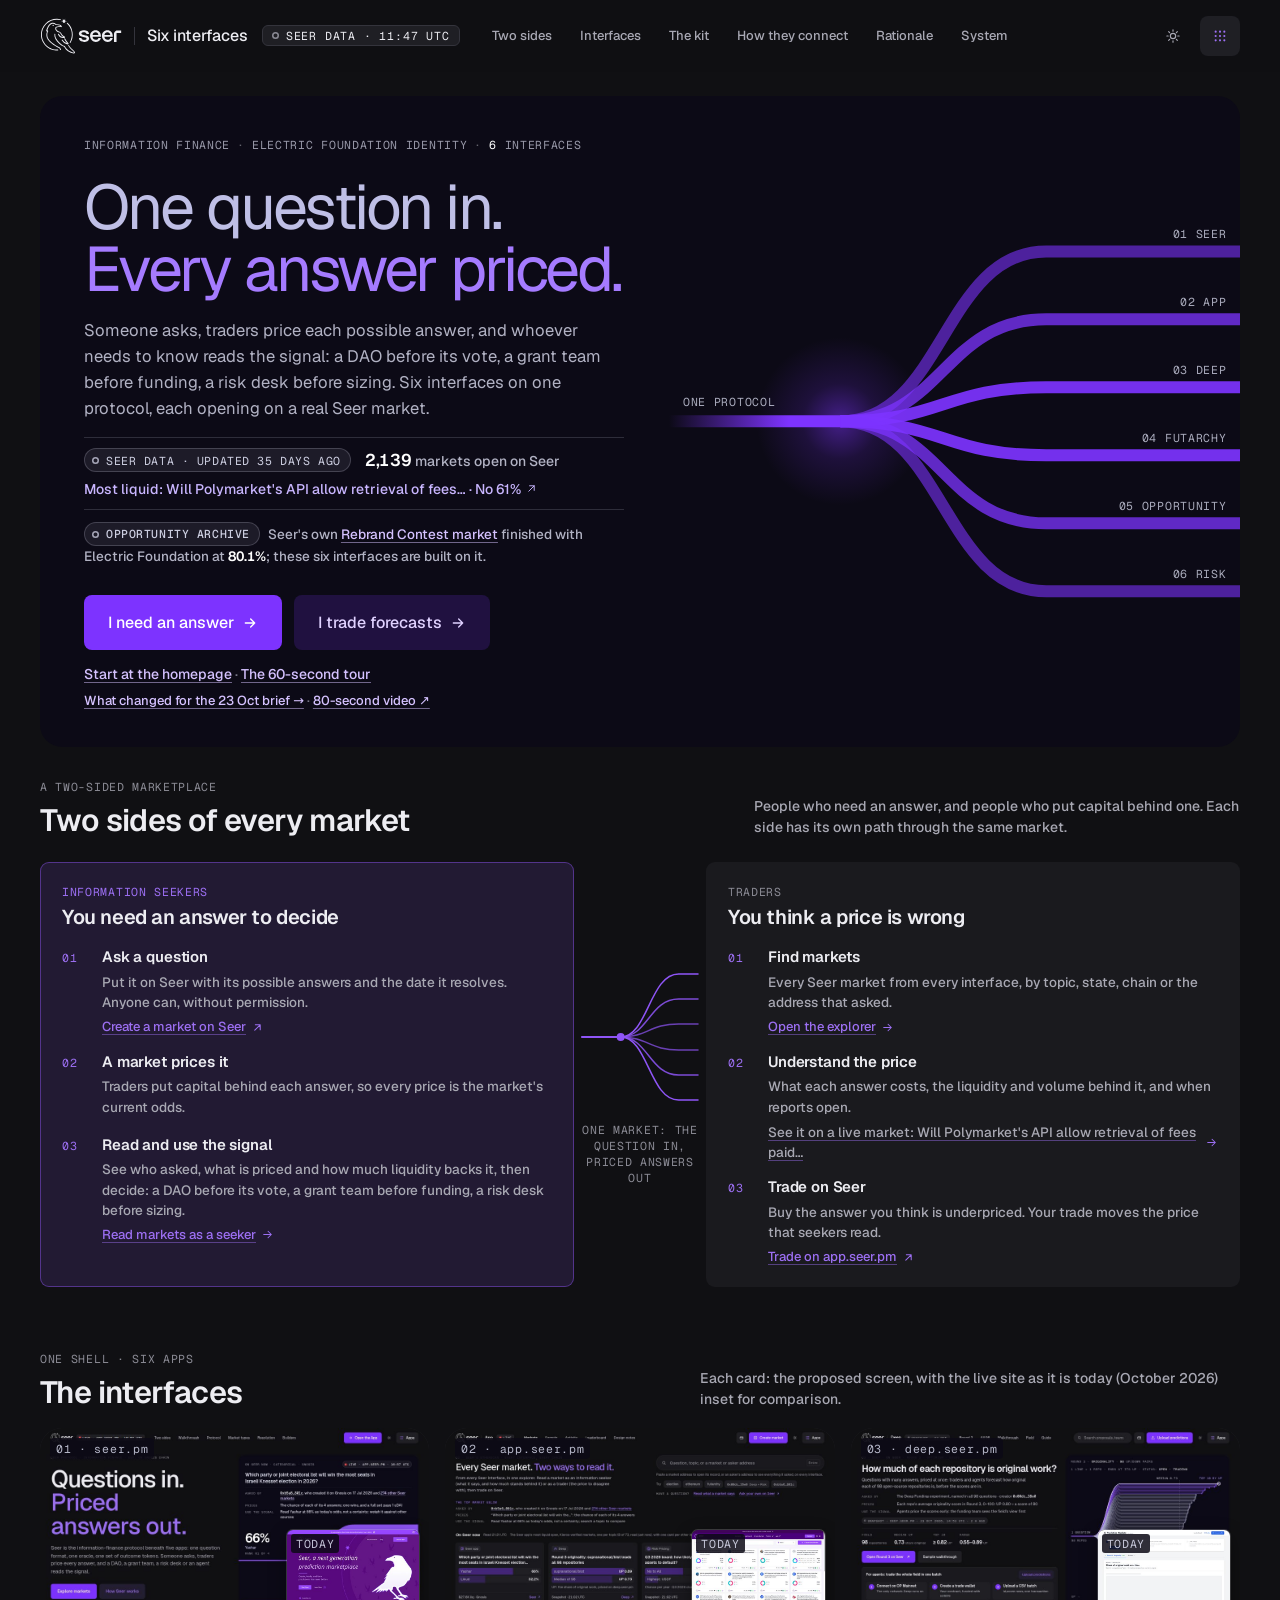
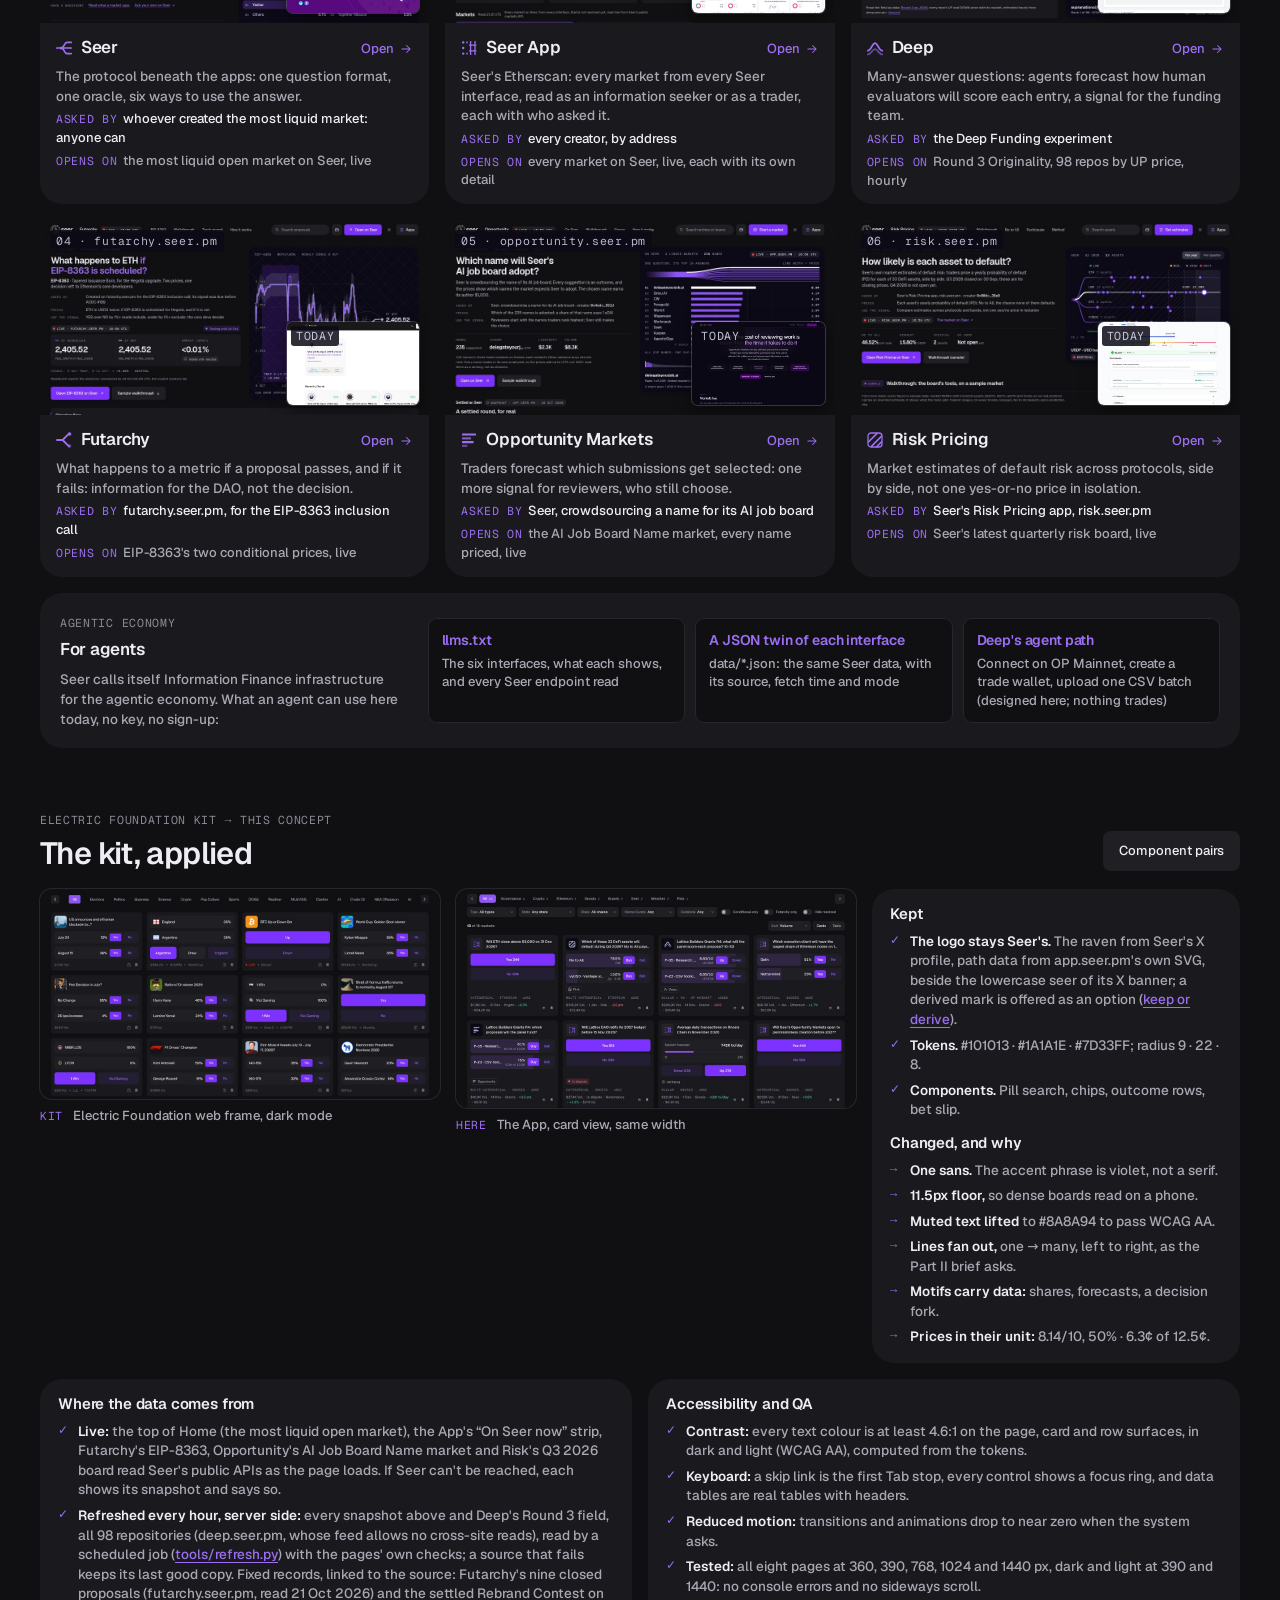
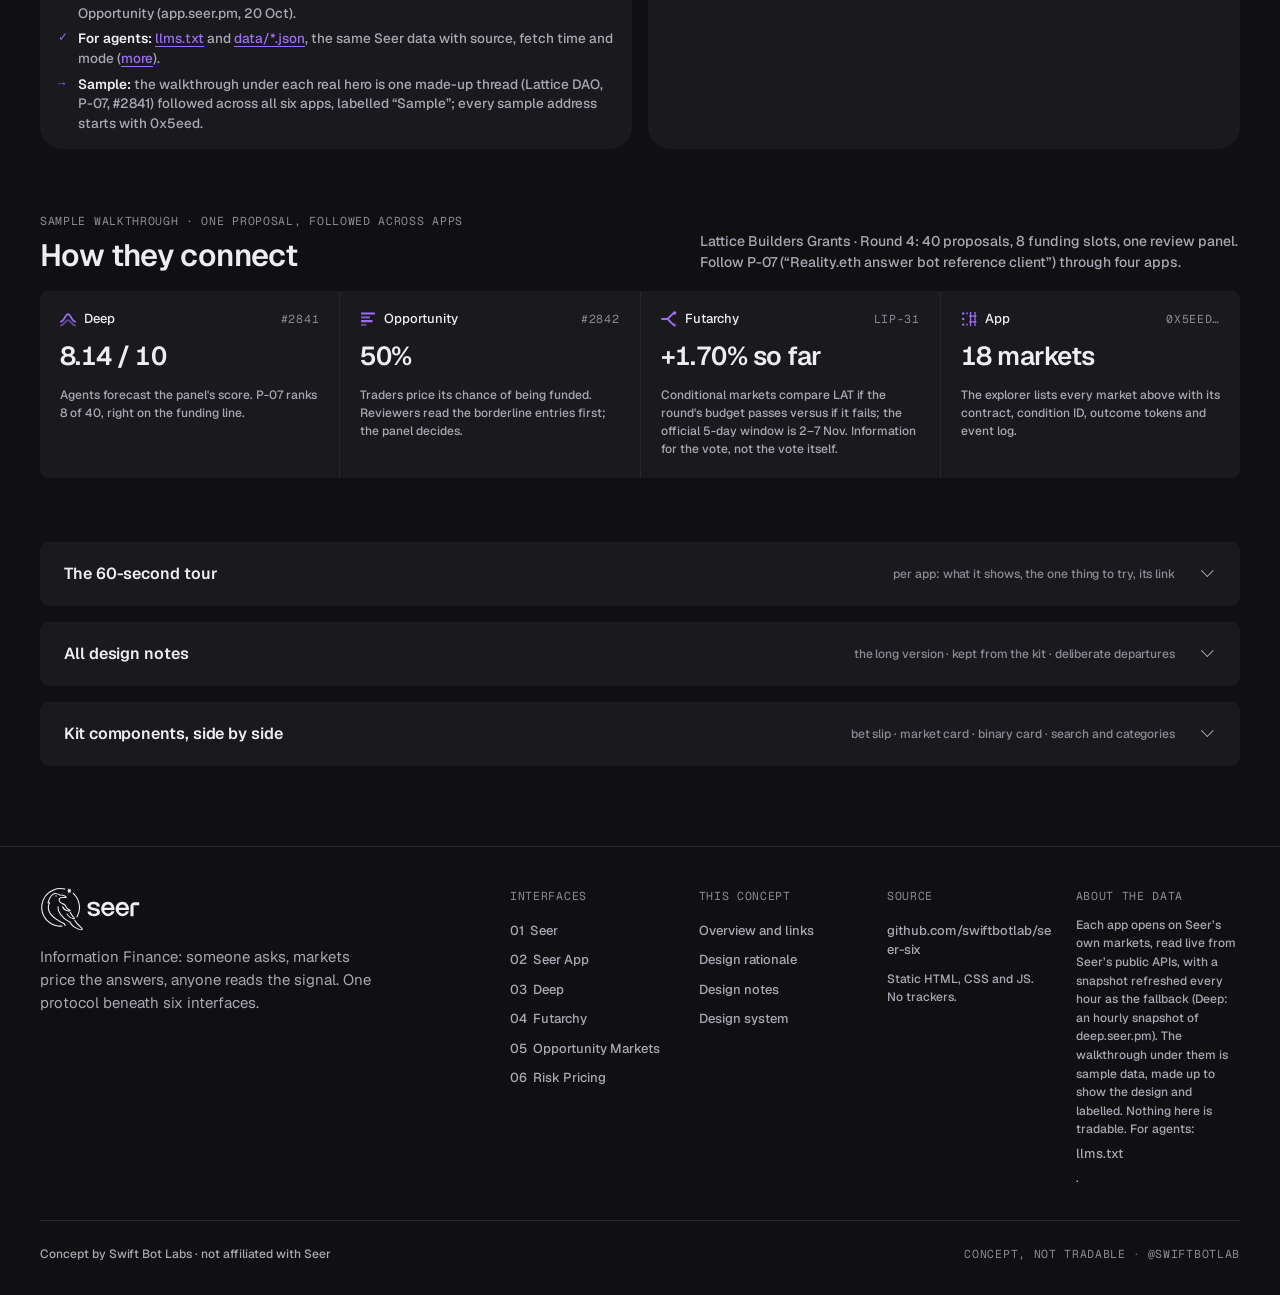
<file: index.html>
<!doctype html>
<html lang="en" data-theme="dark">
<head>
<meta charset="utf-8">
<meta name="viewport" content="width=device-width, initial-scale=1">
<meta http-equiv="Content-Security-Policy" content="default-src 'self'; script-src 'self' 'unsafe-inline'; style-src 'self' 'unsafe-inline'; img-src 'self' data:; font-src 'self'; connect-src 'none'; object-src 'none'; base-uri 'none'; form-action 'none'">
<title>One question in, every answer priced · Seer concept</title>
<meta name="description" content="Seer&#39;s six interfaces, redesigned for Information Finance on the Electric Foundation identity: someone asks a question, markets price every answer, anyone reads the signal. Each interface opens on live Seer data, with a labelled sample walkthrough below. Concept by Swift Bot Labs, not affiliated with Seer.">
<link rel="icon" href="assets/brand/favicon.svg" type="image/svg+xml">
<script>/* preload the three latin font files over http(s) only: file:// previews refuse crossorigin font fetches */
if(location.protocol!=="file:")["geist-latin","geist-mono-latin"].forEach(function(n){var l=document.createElement("link");l.rel="preload";l.as="font";l.type="font/woff2";l.crossOrigin="anonymous";l.href="assets/fonts/"+n+".woff2";document.head.appendChild(l)});</script>
<link rel="preload" href="assets/sample-data.js" as="script">
<link rel="preload" href="assets/ui.js" as="script">
<link rel="preload" href="assets/kit/betslip.jpg" as="image">
<link rel="preload" href="assets/today/home.jpg" as="image">
<meta property="og:type" content="website">
<meta property="og:site_name" content="Seer concept by Swift Bot Labs">
<meta property="og:title" content="One question in, every answer priced · Seer concept">
<meta property="og:description" content="Seer&#39;s six interfaces, redesigned for Information Finance on the Electric Foundation identity: someone asks a question, markets price every answer, anyone reads the signal. Each interface opens on live Seer data, with a labelled sample walkthrough below. Concept by Swift Bot Labs, not affiliated with Seer.">
<meta property="og:url" content="https://swiftbotlab.github.io/seer-six/">
<meta property="og:image" content="https://swiftbotlab.github.io/seer-six/assets/og/hub.png">
<meta property="og:image:width" content="1200">
<meta property="og:image:height" content="630">
<meta property="og:image:alt" content="One question in, every answer priced · Seer concept: one violet line enters from the left and fans out into six, one per interface, beside the headline">
<meta name="twitter:card" content="summary_large_image">
<meta name="twitter:site" content="@swiftbotlab">
<meta name="twitter:title" content="One question in, every answer priced · Seer concept">
<meta name="twitter:description" content="Seer&#39;s six interfaces, redesigned for Information Finance on the Electric Foundation identity: someone asks a question, markets price every answer, anyone reads the signal. Each interface opens on live Seer data, with a labelled sample walkthrough below. Concept by Swift Bot Labs, not affiliated with Seer.">
<meta name="twitter:image" content="https://swiftbotlab.github.io/seer-six/assets/og/hub.png">
<script>try{var t=/[?&]theme=(light|dark)/.exec(location.search);t=(t&&t[1])||localStorage.getItem("seer-theme");if(t!=="light")t="dark";document.documentElement.setAttribute("data-theme",t)}catch(e){}</script>
<link rel="stylesheet" href="assets/system.css">
<style>
/* hub page — prefix .hb- */
.hb-poster { margin-top: 24px; min-height: 400px; display: grid; grid-template-columns: minmax(0, 1.1fr) minmax(0, 1fr); }
.hb-poster__copy { position: relative; z-index: 2; padding: 40px 44px 36px; display: flex; flex-direction: column; justify-content: space-between; gap: 28px; }
.hb-poster__title { font-size: clamp(38px, 4.9vw, 72px); line-height: .98; letter-spacing: -.04em; font-weight: 400; color: var(--lavender); max-width: 15ch; text-wrap: balance; }
.hb-poster__title .t-accent { display: block; color: #A57BFF; }
.hb-poster__lede { color: rgba(224, 226, 245, .78); font-size: clamp(15px, 1.3vw, 17px); line-height: 1.55; max-width: 50ch; margin-top: 18px; }
.hb-poster__art { position: relative; min-height: 320px; color: var(--violet); }
/* real Seer data in the first screen (from assets/seer-snapshot.js, rewritten hourly by tools/refresh.py) */
.hb-live { margin-top: 16px; display: flex; flex-wrap: wrap; align-items: center; gap: 8px 14px; padding: 10px 0; border-block: 1px solid rgba(224, 226, 245, .16); font-size: 14px; line-height: 1.35; color: rgba(224, 226, 245, .78); max-width: 60ch; }
.hb-live[hidden] { display: none; }
.hb-live .s-src { background: rgba(224, 226, 245, .08); box-shadow: inset 0 0 0 1px rgba(224, 226, 245, .2); color: rgba(224, 226, 245, .9); }
.hb-live .s-src > i { box-shadow: inset 0 0 0 1.5px rgba(224, 226, 245, .7); }
.hb-live__n { font-weight: 500; }
.hb-live__n b { color: #fff; font-size: 17px; font-weight: 600; letter-spacing: -.01em; font-variant-numeric: tabular-nums; }
.hb-live__top { min-width: 0; color: #C9B6FF; font-weight: 500; text-decoration: none; }
.hb-live__top:hover { color: #fff; text-decoration: underline; text-underline-offset: 3px; }
.hb-live__top svg { display: inline-block; vertical-align: -1px; margin-left: 4px; }
.s-header .hb-prov { border-color: var(--line-strong); background: var(--surface-2); color: var(--text); cursor: default; }
.s-header .hb-prov::before { width: 7px; height: 7px; border-radius: 50%; transform: none; background: transparent; box-shadow: inset 0 0 0 1.5px var(--text-3); }
/* one line in from the left fans out into six, one per interface (Seer's Part II line direction: one -> many) */
.hb-poster__art .hb-fan { position: absolute; inset: 0; color: var(--violet); }
.hb-poster__foot { display: flex; flex-direction: column; align-items: flex-start; gap: 0; }
.hb-poster .s-btn--secondary { background: rgba(125, 51, 255, .18); color: #E0D2FF; }
.hb-poster .s-btn--secondary:hover { background: rgba(125, 51, 255, .28); }
/* first screen: two doors (the information seeker's, the trader's) right under the lede and the live line, a text route
   into the six interfaces, and one proof line from the Opportunity archive (the record Home's "picked with a market" reads) */
.hb-doors .s-btn svg { flex: none; }
.hb-route, .hb-changed { margin-top: 14px; font-size: 14px; line-height: 1.5; font-weight: 500; color: rgba(224, 226, 245, .74); }
.hb-changed { margin-top: 6px; font-size: 13px; }
.hb-route a, .hb-changed a, .hb-proofline a { color: #D5C2FF; text-decoration: underline; text-decoration-thickness: 1px; text-underline-offset: 3px; text-decoration-color: rgba(213, 194, 255, .5); border-radius: 3px; }
.hb-route a:hover, .hb-changed a:hover, .hb-proofline a:hover { color: #fff; text-decoration-color: currentColor; }
.hb-route a:focus-visible, .hb-changed a:focus-visible, .hb-proofline a:focus-visible { outline: 2px solid #D5C2FF; outline-offset: 2px; }
.hb-route i, .hb-changed i { font-style: normal; color: rgba(224, 226, 245, .5); padding: 0 3px; }
.hb-proofline { margin-top: 12px; font-size: 13.5px; line-height: 1.55; font-weight: 500; color: rgba(224, 226, 245, .78); max-width: 62ch; }
.hb-proofline[hidden] { display: none; }
.hb-proofline b { color: #fff; font-weight: 600; font-variant-numeric: tabular-nums; }
.hb-proofline .s-src { margin-right: 8px; vertical-align: 1px; background: rgba(224, 226, 245, .08); box-shadow: inset 0 0 0 1px rgba(224, 226, 245, .2); color: rgba(224, 226, 245, .9); }
.hb-proofline .s-src > i { background: transparent; box-shadow: inset 0 0 0 1.5px rgba(224, 226, 245, .7); }
.hb-flow { display: grid; grid-template-columns: repeat(4, minmax(0, 1fr)); gap: 1px; background: var(--line); border-radius: var(--r-card); overflow: hidden; }
.hb-flow > div { background: var(--surface); padding: 20px; display: flex; flex-direction: column; gap: 10px; min-width: 0; }
.hb-flow__step { display: flex; align-items: center; gap: 8px; }
.hb-flow__step svg { width: 16px; height: 16px; color: var(--violet-3); }
.hb-flow b.hb-big { font-size: 26px; font-weight: 600; letter-spacing: -.02em; }
.hb-notes { display: grid; grid-template-columns: minmax(0, 1fr) minmax(0, 1fr); gap: 16px; }
.hb-notes ol { list-style: none; padding: 0; margin-top: 18px; counter-reset: d; display: flex; flex-direction: column; gap: 14px; }
.hb-notes ol li { counter-increment: d; position: relative; padding-left: 34px; color: var(--text-2); font-size: 14px; line-height: 1.55; font-weight: 500; }
.hb-notes ol li::before { content: counter(d, decimal-leading-zero); position: absolute; left: 0; top: 1px; font-family: var(--font-mono); font-size: 11.5px; color: var(--violet-3); }
.hb-notes ol li b { color: var(--text); font-weight: 600; }
@media (max-width: 1100px) { .hb-flow { grid-template-columns: repeat(2, minmax(0, 1fr)); } }
@media (max-width: 860px) {
  .hb-poster { grid-template-columns: 1fr; min-height: 0; }
  .hb-poster__copy { padding: 36px 24px 28px; }
  .hb-poster__art { min-height: 240px; }
  .hb-notes { grid-template-columns: 1fr; }
}
/* phones: the H1, the lede and both doors come first, then a compact fan, then the live line and the proof line. The copy
   column's own items join the poster (Home's display:contents + order technique); the fan never sits above the doors. */
@media (max-width: 640px) {
  .hb-poster { display: flex; flex-direction: column; padding: 26px 0 22px; }
  .hb-poster__copy, .hb-poster__head, .hb-poster__foot { display: contents; }
  .hb-poster__head > *, .hb-poster__foot > * { margin-inline: 20px; }
  .hb-poster__head > .s-specs { order: 1; margin-left: calc(20px - var(--spec-sep)); }
  .hb-poster__title { order: 2; }
  .hb-poster__lede { order: 3; }
  .hb-doors { order: 4; margin-top: 22px; }
  .hb-route { order: 5; margin-top: 12px; }
  .hb-poster__art { order: 6; margin-top: 18px; }
  .hb-live { order: 7; }
  .hb-proofline { order: 8; }
  .hb-changed { order: 9; margin-top: 12px; }
  .hb-lede-more { display: none; }
}
/* 60-second tour: six rows (interface, what it shows, the one thing to try, link) and four build facts */
.hb-read { gap: 20px; }
.hb-read__head { display: flex; align-items: flex-end; justify-content: space-between; gap: 8px 32px; flex-wrap: wrap; }
.hb-read__head .s-spec { display: block; margin-bottom: 8px; }
.hb-read__head p { color: var(--text-2); font-size: 14px; line-height: 1.5; font-weight: 500; max-width: 56ch; }
.hb-read__rows { list-style: none; padding: 0; margin: 0; display: flex; flex-direction: column; }
.hb-read__row { display: grid; grid-template-columns: 24px 170px minmax(0, 1fr) minmax(0, 1.25fr) auto; gap: 4px 20px; align-items: baseline; padding: 11px 0; border-top: 1px solid var(--line); font-size: 14px; line-height: 1.45; }
.hb-read__row:last-child { border-bottom: 1px solid var(--line); }
.hb-read__n { font-family: var(--font-mono); font-size: 11.5px; color: var(--violet-3); }
.hb-read__app { display: inline-flex; align-items: center; gap: 8px; font-weight: 600; letter-spacing: -.01em; color: var(--text); }
.hb-read__app:hover { color: var(--violet-3); }
.hb-read__app svg { width: 15px; height: 15px; color: var(--violet-3); flex: none; }
.hb-read__what { color: var(--text-2); font-weight: 500; }
.hb-read__try { color: var(--text-2); font-weight: 500; }
.hb-read__try b { color: var(--text); font-weight: 600; }
.hb-read__open { display: inline-flex; align-items: center; gap: 6px; font-size: var(--fs-ui); font-weight: 500; color: var(--violet-3); white-space: nowrap; }
.hb-read__open:hover { color: var(--text); }
.hb-read__facts { list-style: none; padding: 0; margin: 0; display: grid; grid-template-columns: repeat(2, minmax(0, 1fr)); gap: 10px 32px; }
.hb-read__facts li { position: relative; padding-left: 22px; font-size: 14px; line-height: 1.5; font-weight: 500; color: var(--text-2); }
.hb-read__facts li::before { content: ""; position: absolute; left: 2px; top: 7px; width: 7px; height: 7px; border-radius: 1.5px; background: var(--violet-2); transform: rotate(45deg); }
.hb-read__facts b { color: var(--text); font-weight: 600; }
.hb-read__facts a { color: var(--violet-3); text-decoration: underline; text-decoration-thickness: 1px; text-underline-offset: 3px; overflow-wrap: anywhere; }
.hb-read__facts a:hover { color: var(--text); }
@media (max-width: 1100px) {
  .hb-read__row { grid-template-columns: 24px 150px minmax(0, 1fr) auto; }
  .hb-read__n, .hb-read__app { grid-row: 1 / span 2; align-self: start; }
  .hb-read__what, .hb-read__try { grid-column: 3; }
  .hb-read__open { grid-column: 4; grid-row: 1; }
}
@media (max-width: 640px) {
  .hb-read__row { grid-template-columns: 24px minmax(0, 1fr); gap: 4px 12px; }
  .hb-read__n, .hb-read__app { grid-row: 1; }
  .hb-read__app { grid-column: 2; }
  .hb-read__what, .hb-read__try, .hb-read__open { grid-column: 2; }
  .hb-read__open { grid-row: auto; }
  .hb-read__facts { grid-template-columns: 1fr; }
}
@media (max-width: 480px) { .hb-poster__foot .s-row { flex-direction: column; align-items: stretch; align-self: stretch; } .hb-poster__foot .s-row .s-btn { width: 100%; justify-content: center; } }
.hb-poster__art { overflow: hidden; }
/* kit -> concept: a crop of the Electric Foundation web frame beside the same component, live */
.hb-fid-head { margin: 0 0 14px; max-width: 72ch; }
.hb-fid-head p { color: var(--text-2); font-size: 14px; line-height: 1.5; font-weight: 500; margin-top: 6px; }
.hb-fid { display: grid; grid-template-columns: repeat(2, minmax(0, 1fr)); gap: 16px; align-items: start; }
.hb-pair { background: var(--surface); border-radius: var(--r-panel); padding: 16px 16px 14px; display: grid; grid-template-columns: minmax(0, 1fr) minmax(0, 1fr); gap: 12px 16px; align-items: start; align-content: start; }
.hb-pair__t { grid-column: 1 / -1; font-size: 15px; font-weight: 600; letter-spacing: -.01em; }
.hb-pair__lbl { display: block; font-family: var(--font-mono); font-size: 11.5px; letter-spacing: .06em; text-transform: uppercase; color: var(--text-3); margin-bottom: 8px; }
.hb-pair__kit img { display: block; width: 100%; height: auto; min-height: 24px; border-radius: 8px; background: var(--surface-2); }
.hb-pair__kit img + img { margin-top: 8px; }
.hb-pair__box { padding: 12px; border-radius: 10px; background: var(--bg); box-shadow: inset 0 0 0 1px var(--line); min-width: 0; }
.hb-pair__box .s-card, .hb-pair__box .s-ticket { width: 100%; max-width: none; }
.hb-pair__box .s-search { width: 100%; margin-bottom: 10px; }
.hb-pair__spec { grid-column: 1 / -1; font-family: var(--font-mono); font-size: 11.5px; line-height: 1.6; letter-spacing: .02em; color: var(--text-2); }
.hb-pair__spec b { color: var(--text); font-weight: 400; }
.hb-pair__kit, .hb-pair__ours { min-width: 0; }
@media (max-width: 1100px) { .hb-fid { grid-template-columns: minmax(0, 1fr); } }
@media (max-width: 560px) { .hb-pair { grid-template-columns: minmax(0, 1fr); } }
/* the kit, applied: the kit's market grid beside the App here, then what was kept and what changed */
.hb-ka { display: grid; grid-template-columns: minmax(0, 1fr) minmax(0, 1fr) minmax(0, .92fr); gap: 16px; align-items: start; }
.hb-ka__fig { margin: 0; min-width: 0; }
.hb-ka__img { display: block; width: 100%; height: auto; border-radius: 12px; background: var(--surface-2); box-shadow: 0 0 0 1px var(--line); }
.hb-ka__zoom { display: block; border-radius: 12px; }
.hb-ka__zoom:hover .hb-ka__img, .hb-ka__zoom:focus-visible .hb-ka__img { box-shadow: 0 0 0 1.5px var(--violet-2); }
.hb-ka__cap { display: flex; flex-wrap: wrap; gap: 4px 10px; align-items: baseline; margin-top: 8px; font-size: 13px; line-height: 1.45; font-weight: 500; color: var(--text-2); }
.hb-ka__cap .s-spec { color: var(--violet-3); }
.hb-kc { display: flex; flex-direction: column; gap: 14px; background: var(--surface); border-radius: var(--r-panel); padding: 16px 18px; min-width: 0; }
.hb-kc .t-h3 { font-size: 15px; letter-spacing: -.01em; margin-bottom: 8px; }
.hb-kc ul { list-style: none; padding: 0; margin: 0; display: flex; flex-direction: column; gap: 6px; }
.hb-kc li { position: relative; padding-left: 20px; font-size: 13.5px; line-height: 1.45; font-weight: 500; color: var(--text-2); }
.hb-kc li::before { content: "→"; position: absolute; left: 0; top: 0; color: var(--violet-3); font-family: var(--font-mono); font-size: 12px; }
.hb-kc li.hb-kc--keep::before { content: "✓"; }
.hb-kc li b { color: var(--text); font-weight: 600; }
@media (max-width: 1100px) { .hb-ka { grid-template-columns: minmax(0, 1fr) minmax(0, 1fr); } .hb-kc { grid-column: 1 / -1; display: grid; grid-template-columns: minmax(0, 1fr) minmax(0, 1fr); gap: 16px 24px; } }
@media (max-width: 640px) { .hb-ka { grid-template-columns: minmax(0, 1fr); gap: 12px; } .hb-kc { grid-template-columns: minmax(0, 1fr); } }
/* proof blocks under the kit: data sources and the QA actually run */
.hb-proof { display: grid; grid-template-columns: minmax(0, 1fr) minmax(0, 1fr); gap: 16px; margin-top: 16px; }
.hb-proof__card { gap: 0; }
@media (max-width: 760px) { .hb-proof { grid-template-columns: minmax(0, 1fr); gap: 12px; margin-top: 12px; } }
/* section heads with a one-line note on the right */
.hb-head { margin-bottom: 18px; }
.hb-head p { color: var(--text-2); font-size: 14px; line-height: 1.5; font-weight: 500; max-width: 60ch; }
/* the six interfaces: one grid, our screen with today's live site inset */
.hb-grid { display: grid; grid-template-columns: repeat(3, minmax(0, 1fr)); gap: 16px; }
.hb-tile { position: relative; display: flex; flex-direction: column; background: var(--surface); border-radius: var(--r-panel); overflow: hidden; transition: box-shadow var(--dur) var(--ease); }
.hb-tile:hover { box-shadow: inset 0 0 0 1px var(--line-strong); }
.hb-tile:focus-within { box-shadow: inset 0 0 0 1.5px var(--violet-2); }
.hb-tile__shot { position: relative; aspect-ratio: 2 / 1; overflow: hidden; background: var(--surface-2); }
.hb-tile__img { display: block; width: 100%; height: 100%; object-fit: cover; object-position: top left; }
.hb-tile__now { position: absolute; right: 10px; bottom: 10px; width: 34%; margin: 0; border-radius: 6px; overflow: hidden; background: var(--surface-2); box-shadow: 0 0 0 1px rgba(255, 255, 255, .18), 0 6px 18px rgba(0, 0, 0, .45); }
.hb-tile__now img { display: block; width: 100%; height: auto; aspect-ratio: 8 / 5; object-fit: cover; object-position: top left; }
.hb-tile__now figcaption { position: absolute; left: 4px; top: 4px; padding: 1px 5px; border-radius: 3px; background: rgba(12, 10, 22, .85); color: rgba(224, 226, 245, .85); font-family: var(--font-mono); font-size: 11.5px; letter-spacing: .06em; text-transform: uppercase; }
.hb-tile__n { position: absolute; left: 10px; top: 10px; padding: 2px 6px; border-radius: 4px; background: rgba(12, 10, 22, .85); font-family: var(--font-mono); font-size: 11.5px; letter-spacing: .06em; color: rgba(224, 226, 245, .8); }
.hb-tile__body { display: grid; grid-template-columns: minmax(0, 1fr) auto; align-items: center; gap: 4px 12px; padding: 12px 16px 14px; }
.hb-tile__name { font-size: 17px; font-weight: 600; letter-spacing: -.015em; }
.hb-tile__name a { display: inline-flex; align-items: center; gap: 9px; color: var(--text); }
.hb-tile__name a::after { content: ""; position: absolute; inset: 0; border-radius: inherit; }
.hb-tile__name svg { width: 16px; height: 16px; color: var(--violet-3); flex: none; }
.hb-tile__open { display: inline-flex; align-items: center; gap: 5px; font-size: var(--fs-ui); font-weight: 500; color: var(--violet-3); }
.hb-tile:hover .hb-tile__open { color: var(--text); }
.hb-tile__line { grid-column: 1 / -1; color: var(--text-2); font-size: 13.5px; line-height: 1.45; font-weight: 500; }
.hb-tile__opens { grid-column: 1 / -1; color: var(--text-2); font-size: 13px; line-height: 1.45; font-weight: 500; }
.hb-tile__opens .s-spec { color: var(--violet-3); margin-right: 2px; }
.hb-tile__asked { grid-column: 1 / -1; color: var(--text); font-size: 13px; line-height: 1.45; font-weight: 500; }
.hb-tile__asked .s-spec { color: var(--violet-3); margin-right: 2px; }
/* for agents: one row under the six cards */
.hb-agents { margin-top: 16px; display: grid; grid-template-columns: minmax(0, .9fr) minmax(0, 2.1fr); gap: 14px 28px; align-items: center; background: var(--surface); border-radius: var(--r-panel); padding: 18px 20px; }
.hb-agents__head { min-width: 0; }
.hb-agents__t { font-size: 17px; font-weight: 600; letter-spacing: -.015em; margin: 4px 0 6px; }
.hb-agents__head p { color: var(--text-2); font-size: 13.5px; line-height: 1.5; font-weight: 500; }
.hb-agents__list { list-style: none; padding: 0; margin: 0; display: grid; grid-template-columns: repeat(3, minmax(0, 1fr)); gap: 10px; }
.hb-agents__list a { display: flex; flex-direction: column; gap: 4px; height: 100%; padding: 12px 14px; border-radius: var(--r-card); background: var(--bg); box-shadow: inset 0 0 0 1px var(--line); color: var(--text); transition: box-shadow var(--dur) var(--ease); }
.hb-agents__list a:hover { box-shadow: inset 0 0 0 1px var(--violet-2); }
.hb-agents__list b { font-size: 14px; font-weight: 600; letter-spacing: -.01em; color: var(--violet-3); }
.hb-agents__list small { font-size: 13px; line-height: 1.45; font-weight: 500; color: var(--text-2); }
@media (max-width: 1100px) { .hb-agents { grid-template-columns: minmax(0, 1fr); } }
@media (max-width: 760px) { .hb-agents__list { grid-template-columns: minmax(0, 1fr); } .hb-agents { padding: 16px; } }
@media (max-width: 1100px) { .hb-grid { grid-template-columns: repeat(2, minmax(0, 1fr)); } }
@media (max-width: 640px) {
  .hb-grid { gap: 10px; }
  .hb-tile__body { padding: 10px 10px 12px; grid-template-columns: minmax(0, 1fr); }
  .hb-tile__name { font-size: 14.5px; }
  .hb-tile__open { display: none; }
  .hb-tile__line { font-size: 12.5px; }
  .hb-tile__opens { display: none; }
  .hb-tile__asked { font-size: 12.5px; }
  .hb-tile__now { width: 42%; right: 6px; bottom: 6px; }
  .hb-tile__now figcaption { display: none; }
  .hb-tile__n { left: 6px; top: 6px; padding: 1px 4px; }
  .hb-tile__host { display: none; }
  .hb-poster__art { min-height: 150px; }
  .hb-flow b.hb-big { font-size: 22px; }
}
.hb-kc li a, .hb-notes li a { color: var(--violet-3); text-decoration: underline; text-decoration-thickness: 1px; text-underline-offset: 3px; }
.hb-kc li a:hover, .hb-notes li a:hover { color: var(--text); }
.hb-notes__rt { margin: 4px 0 16px; font-size: 14px; line-height: 1.5; font-weight: 500; color: var(--text-2); }
.hb-notes__rt a { color: var(--violet-3); text-decoration: underline; text-underline-offset: 3px; }
/* hub rhythm: tighter sections */
main > .s-section--tight { padding-block: 32px; }
/* the tour inside its fold */
#tour .hb-read__rows { margin-bottom: 16px; }
</style>
</head>
<body data-app="index">
<script>window.SEER_PAGE = { product: "Six interfaces", nav: [["Two sides", "#two-sides"], ["Interfaces", "#interfaces"], ["The kit", "#kit-applied"], ["How they connect", "#connect"], ["Rationale", "rationale/"], ["System", "system/"]], connect: false };</script>
<script src="assets/shell.js"></script>
<main id="main" class="s-main">
  <div class="s-container">
    <section class="s-poster hb-poster" aria-labelledby="hb-title">
      <div class="hb-poster__copy">
        <div class="hb-poster__head">
          <div class="s-specs"><span>Information Finance</span><span>Electric Foundation identity</span><span><b>6</b> interfaces</span></div>
          <h1 id="hb-title" class="hb-poster__title u-mt-6">One question in. <span class="t-accent">Every answer priced.</span></h1>
          <p class="hb-poster__lede">Someone asks, traders price each possible answer, and whoever needs to know reads the signal: a DAO before its vote, a grant team before funding, a risk desk before sizing.<span class="hb-lede-more"> Six interfaces on one protocol, each opening on a real Seer market.</span></p>
          <p class="hb-live" id="hb-live" hidden></p>
          <p class="hb-proofline" id="hb-proofline" hidden></p>
        </div>
        <div class="hb-poster__foot">
          <div class="s-row hb-doors">
            <a class="s-btn s-btn--lg" href="app/?lens=seeker#markets">I need an answer<svg width="16" height="16" viewBox="0 0 24 24" fill="none" stroke="currentColor" stroke-width="2" stroke-linecap="round" stroke-linejoin="round" aria-hidden="true" focusable="false"><path d="M5 12h14M13 6l6 6-6 6"/></svg></a>
            <a class="s-btn s-btn--lg s-btn--secondary" href="app/?lens=trader#markets">I trade forecasts<svg width="16" height="16" viewBox="0 0 24 24" fill="none" stroke="currentColor" stroke-width="2" stroke-linecap="round" stroke-linejoin="round" aria-hidden="true" focusable="false"><path d="M5 12h14M13 6l6 6-6 6"/></svg></a>
          </div>
          <p class="hb-route"><a href="home/">Start at the homepage</a><i aria-hidden="true">·</i><a href="#tour">The 60-second tour</a></p>
          <p class="hb-changed"><a href="rationale/#changed">What changed for the 23 Oct brief&nbsp;&rarr;</a><i aria-hidden="true">·</i><a href="https://x.com/swiftbotlab/status/2113037947427795014" target="_blank" rel="noopener noreferrer">80-second video&nbsp;&#8599;<span class="s-sr"> (opens x.com)</span></a></p>
        </div>
      </div>
      <div class="hb-poster__art" aria-hidden="true">
        <div class="hb-fan" id="hb-fan"></div>
      </div>
    </section>
  </div>

<!-- Two sides of every market (Seer, 23 Oct: "a two-sided marketplace for information seekers ... and traders"): the seeker's
       path beside the trader's, one market between them. Every link goes to a real place: Seer's create flow, the explorer, app.seer.pm. -->
  <section class="s-section--tight s-two" id="two-sides" aria-labelledby="hb-two-h">
    <div class="s-container">
      <div class="s-section-head">
        <div><span class="s-spec">A two-sided marketplace</span><h2 id="hb-two-h" class="t-h2">Two sides of every market</h2></div>
        <p class="s-two__lede">People who need an answer, and people who put capital behind one. Each side has its own path through the same market.</p>
      </div>
      <div class="s-two__grid">
        <article class="s-two__side s-two__side--seek" aria-labelledby="hb-two-seek">
          <div class="s-two__head"><span class="s-spec">Information seekers</span><h3 id="hb-two-seek">You need an answer to decide</h3></div>
          <ol class="s-two__steps">
            <li><b>Ask a question</b><span>Put it on Seer with its possible answers and the date it resolves. Anyone can, without permission.</span><a href="https://app.seer.pm/create-market" target="_blank" rel="noopener noreferrer">Create a market on Seer<svg width="13" height="13" viewBox="0 0 24 24" fill="none" stroke="currentColor" stroke-width="1.9" stroke-linecap="round" stroke-linejoin="round" aria-hidden="true"><path d="M7 17 17 7M8 7h9v9"/></svg><span class="s-sr"> (opens app.seer.pm)</span></a></li>
            <li><b>A market prices it</b><span>Traders put capital behind each answer, so every price is the market&#39;s current odds.</span></li>
            <li><b>Read and use the signal</b><span>See who asked, what is priced and how much liquidity backs it, then decide: a DAO before its vote, a grant team before funding, a risk desk before sizing.</span><a href="app/?lens=seeker#markets">Read markets as a seeker<svg width="13" height="13" viewBox="0 0 24 24" fill="none" stroke="currentColor" stroke-width="1.9" stroke-linecap="round" stroke-linejoin="round" aria-hidden="true"><path d="M5 12h14M13 6l6 6-6 6"/></svg></a></li>
          </ol>
        </article>
        <div class="s-two__mid"><svg viewBox="0 0 120 150" preserveAspectRatio="none" aria-hidden="true" focusable="false"><g fill="none" stroke="currentColor" stroke-linecap="round" vector-effect="non-scaling-stroke"><path d="M0 75H40" stroke-width="2.2" vector-effect="non-scaling-stroke"/><g stroke-width="1.5"><path d="M40 75C68 75 70 12 100 12H120" stroke-opacity="1" vector-effect="non-scaling-stroke"/><path d="M40 75C68 75 70 37 100 37H120" stroke-opacity="0.85" vector-effect="non-scaling-stroke"/><path d="M40 75C68 75 70 62 100 62H120" stroke-opacity="0.7" vector-effect="non-scaling-stroke"/><path d="M40 75C68 75 70 88 100 88H120" stroke-opacity="0.7" vector-effect="non-scaling-stroke"/><path d="M40 75C68 75 70 113 100 113H120" stroke-opacity="0.85" vector-effect="non-scaling-stroke"/><path d="M40 75C68 75 70 138 100 138H120" stroke-opacity="1" vector-effect="non-scaling-stroke"/></g><path d="M40 75h0" stroke-width="8" vector-effect="non-scaling-stroke"/></g></svg><p>One market: the question in, priced answers out</p></div>
        <article class="s-two__side s-two__side--trade" aria-labelledby="hb-two-trade">
          <div class="s-two__head"><span class="s-spec">Traders</span><h3 id="hb-two-trade">You think a price is wrong</h3></div>
          <ol class="s-two__steps">
            <li><b>Find markets</b><span>Every Seer market from every interface, by topic, state, chain or the address that asked.</span><a href="app/?lens=trader#markets">Open the explorer<svg width="13" height="13" viewBox="0 0 24 24" fill="none" stroke="currentColor" stroke-width="1.9" stroke-linecap="round" stroke-linejoin="round" aria-hidden="true"><path d="M5 12h14M13 6l6 6-6 6"/></svg></a></li>
            <li><b>Understand the price</b><span>What each answer costs, the liquidity and volume behind it, and when reports open.</span><a href="app/?lens=trader#markets" id="hb-two-ex"><span id="hb-two-ex-t">See a live market&#39;s detail</span><svg width="13" height="13" viewBox="0 0 24 24" fill="none" stroke="currentColor" stroke-width="1.9" stroke-linecap="round" stroke-linejoin="round" aria-hidden="true"><path d="M5 12h14M13 6l6 6-6 6"/></svg></a></li>
            <li><b>Trade on Seer</b><span>Buy the answer you think is underpriced. Your trade moves the price that seekers read.</span><a href="https://app.seer.pm/" target="_blank" rel="noopener noreferrer" id="hb-two-trade-go">Trade on app.seer.pm<svg width="13" height="13" viewBox="0 0 24 24" fill="none" stroke="currentColor" stroke-width="1.9" stroke-linecap="round" stroke-linejoin="round" aria-hidden="true"><path d="M7 17 17 7M8 7h9v9"/></svg><span class="s-sr"> (opens app.seer.pm)</span></a></li>
          </ol>
        </article>
      </div>
    </div>
  </section>

  <section class="s-section--tight" id="interfaces" aria-labelledby="hb-int">
    <div class="s-container">
      <div class="s-section-head hb-head">
        <div><span class="s-spec">One shell · six apps</span><h2 id="hb-int" class="t-h2">The interfaces</h2></div>
        <p>Each card: the proposed screen, with the live site as it is today (October 2026) inset for comparison.</p>
      </div>
      <div class="hb-grid" id="hb-grid"></div>
      <!-- for agents: only what exists on this site (llms.txt, one JSON twin per interface, Deep's batch flow) -->
      <section class="hb-agents" id="agents" aria-labelledby="hb-ag-h">
        <div class="hb-agents__head">
          <span class="s-spec">Agentic economy</span>
          <h3 class="hb-agents__t" id="hb-ag-h">For agents</h3>
          <p>Seer calls itself Information Finance infrastructure for the agentic economy. What an agent can use here today, no key, no sign-up:</p>
        </div>
        <ul class="hb-agents__list">
          <li><a href="llms.txt"><b>llms.txt</b><small>The six interfaces, what each shows, and every Seer endpoint read</small></a></li>
          <li><a href="data/index.json"><b>A JSON twin of each interface</b><small>data/*.json: the same Seer data, with its source, fetch time and mode</small></a></li>
          <li><a href="deep/#strategy"><b>Deep&#39;s agent path</b><small>Connect on OP Mainnet, create a trade wallet, upload one CSV batch (designed here; nothing trades)</small></a></li>
        </ul>
      </section>
    </div>
  </section>

  <section class="s-section--tight hb-ka-sec" id="kit-applied" aria-labelledby="hb-ka">
    <div class="s-container">
      <div class="s-section-head hb-head">
        <div><span class="s-spec">Electric Foundation kit → this concept</span><h2 id="hb-ka" class="t-h2">The kit, applied</h2></div>
        <a class="s-btn s-btn--ghost" href="#kit">Component pairs</a>
      </div>
      <div class="hb-ka">
        <figure class="hb-ka__fig"><a class="hb-ka__zoom" href="assets/kit/market-grid.jpg"><img class="hb-ka__img" src="assets/kit/market-grid.jpg" width="1200" height="630" loading="lazy" decoding="async" alt="The Electric Foundation kit's dark-mode web frame: a category row with arrow buttons above a four-column grid of market cards with Yes and No buttons, Up and Down buttons and volume footers."></a><figcaption class="hb-ka__cap"><span class="s-spec">Kit</span>Electric Foundation web frame, dark mode</figcaption></figure>
        <figure class="hb-ka__fig"><a class="hb-ka__zoom" href="assets/ours/app-grid.jpg"><img class="hb-ka__img" src="assets/ours/app-grid.jpg" width="1200" height="658" loading="lazy" decoding="async" alt="The App in this concept, card view at the same width: the same category row and four-column card grid, with filters, scalar Up and Down rows, multi-outcome Buy and Sell rows and mono spec footers. Sample data."></a><figcaption class="hb-ka__cap"><span class="s-spec">Here</span>The App, card view, same width</figcaption></figure>
        <div class="hb-kc">
          <div>
            <h3 class="t-h3">Kept</h3>
            <ul>
              <li class="hb-kc--keep"><b>The logo stays Seer&#39;s.</b> The raven from Seer&#39;s X profile, path data from app.seer.pm&#39;s own SVG, beside the lowercase seer of its X banner; a derived mark is offered as an option (<a href="rationale/#logo">keep or derive</a>).</li>
              <li class="hb-kc--keep"><b>Tokens.</b> #101013 · #1A1A1E · #7D33FF; radius 9 · 22 · 8.</li>
              <li class="hb-kc--keep"><b>Components.</b> Pill search, chips, outcome rows, bet slip.</li>
            </ul>
          </div>
          <div>
            <h3 class="t-h3">Changed, and why</h3>
            <ul>
              <li><b>One sans.</b> The accent phrase is violet, not a serif.</li>
              <li><b>11.5px floor,</b> so dense boards read on a phone.</li>
              <li><b>Muted text lifted</b> to #8A8A94 to pass WCAG AA.</li>
              <li><b>Lines fan out,</b> one &rarr; many, left to right, as the Part&nbsp;II brief asks.</li>
              <li><b>Motifs carry data:</b> shares, forecasts, a decision fork.</li>
              <li><b>Prices in their unit:</b> 8.14/10, 50% · 6.3¢ of 12.5¢.</li>
            </ul>
          </div>
        </div>
      </div>
      <!-- proof blocks: where the data comes from, and the checks actually run -->
      <div class="hb-proof">
        <section class="hb-kc hb-proof__card" aria-labelledby="hb-data-h">
          <h3 class="t-h3" id="hb-data-h">Where the data comes from</h3>
          <ul>
            <li class="hb-kc--keep"><b>Live:</b> the top of Home (the most liquid open market), the App&#39;s &ldquo;On Seer now&rdquo; strip, Futarchy&#39;s EIP-8363, Opportunity&#39;s AI Job Board Name market and Risk&#39;s Q3 2026 board read Seer&#39;s public APIs as the page loads. If Seer can&#39;t be reached, each shows its snapshot and says so.</li>
            <li class="hb-kc--keep"><b>Refreshed every hour, server side:</b> every snapshot above and Deep&#39;s Round 3 field, all 98 repositories (deep.seer.pm, whose feed allows no cross-site reads), read by a scheduled job (<a href="https://github.com/swiftbotlab/seer-six/blob/main/tools/refresh.py" rel="noopener">tools/refresh.py</a>) with the pages&#39; own checks; a source that fails keeps its last good copy. Fixed records, linked to the source: Futarchy&#39;s nine closed proposals (futarchy.seer.pm, read 21 Oct 2026) and the settled Rebrand Contest on Opportunity (app.seer.pm, 20 Oct).</li>
            <li class="hb-kc--keep"><b>For agents:</b> <a href="llms.txt">llms.txt</a> and <a href="data/index.json">data/*.json</a>, the same Seer data with source, fetch time and mode (<a href="#agents">more</a>).</li>
            <li><b>Sample:</b> the walkthrough under each real hero is one made-up thread (Lattice DAO, P-07, #2841) followed across all six apps, labelled &ldquo;Sample&rdquo;; every sample address starts with 0x5eed.</li>
          </ul>
        </section>
        <section class="hb-kc hb-proof__card" aria-labelledby="hb-qa-h">
          <h3 class="t-h3" id="hb-qa-h">Accessibility and QA</h3>
          <ul>
            <li class="hb-kc--keep"><b>Contrast:</b> every text colour is at least 4.6:1 on the page, card and row surfaces, in dark and light (WCAG AA), computed from the tokens.</li>
            <li class="hb-kc--keep"><b>Keyboard:</b> a skip link is the first Tab stop, every control shows a focus ring, and data tables are real tables with headers.</li>
            <li class="hb-kc--keep"><b>Reduced motion:</b> transitions and animations drop to near zero when the system asks.</li>
            <li class="hb-kc--keep"><b>Tested:</b> all eight pages at 360, 390, 768, 1024 and 1440 px, dark and light at 390 and 1440: no console errors and no sideways scroll.</li>
          </ul>
        </section>
      </div>
    </div>
  </section>

  <section class="s-section--tight" id="connect" aria-labelledby="hb-con">
    <div class="s-container">
      <div class="s-section-head hb-head">
        <div><span class="s-spec">Sample walkthrough · one proposal, followed across apps</span><h2 id="hb-con" class="t-h2">How they connect</h2></div>
        <p id="hb-con-lede"></p>
      </div>
      <div class="hb-flow" id="hb-flow"></div>
    </div>
  </section>

  <section class="s-section--tight" id="notes" aria-labelledby="hb-notes">
    <div class="s-container">
      <h2 id="hb-notes" class="s-sr">More on this page</h2>
      <details class="s-details" id="tour"><summary>The 60-second tour<small>per app: what it shows, the one thing to try, its link</small></summary>
      <ol class="hb-read__rows" id="hb-tour-list"></ol>
      <ul class="hb-read__facts" id="hb-facts">
        <li><b>Electric Foundation, as specified.</b> The kit's tokens, radii and type spec, its line language and its components built live, under Seer's current logo: <a href="#kit">kit and built, side by side</a> · <a href="system/">design system</a>.</li>
        <li><b>One dataset, traced across apps.</b> P-07 in <a href="deep/#P-07">Deep</a>, markets <a href="app/#m=2841">#2841</a> and <a href="app/#m=2842">#2842</a> in the explorer, <a href="futarchy/#LIP-31">LIP-31</a> in Futarchy; every cross-link resolves.</li>
        <li><b>Seer's mechanics kept.</b> Reality.eth answers and bonds, Kleros arbitration, Kleros Curate, the six market states, conditional tokens (split, merge, redeem) and sDAI / xDAI / sUSDS per chain.</li>
        <li><b>Static HTML, CSS and vanilla JS.</b> No build step, no trackers, no requests except to Seer&#39;s own public APIs; fonts self-hosted. For agents: <a href="llms.txt">llms.txt</a> and the same data as JSON in <a href="data/index.json">data/</a>. Source: <a href="https://github.com/swiftbotlab/seer-six" rel="noopener">github.com/swiftbotlab/seer-six</a>.</li>
      </ul>
      </details>
      <details class="s-details" id="design-notes"><summary>All design notes<small>the long version · kept from the kit · deliberate departures</small></summary>
      <p class="hb-notes__rt">The reasoning behind these, point by point (two sides, the explorer, the three questions, the identity and the logo): <a href="rationale/">Design rationale</a>.</p>
      <div class="hb-notes">
        <div class="s-card s-card--pad">
          <h3 class="t-h3">Kept from the Electric Foundation kit</h3>
          <ol>
            <li><b>The UI tokens as specified:</b> page #101013 / #F7F7F9, card #1A1A1E / #FFFFFF, nested #1F1F24 / #F1F1F4, primary #7D33FF, secondary #241E33 / #EFE9FC, active chip #8F55F7.</li>
            <li><b>The geometry:</b> radius 9 for cards, 22 for panels, 8 for buttons and chips; 12px card padding; 40px page gutter and 32px grid gap on desktop.</li>
            <li><b>The type spec:</b> Medium 13 for UI, Medium 12 for meta, Bold 16/24 for market titles, Bold 32 at −2% for amounts.</li>
            <li><b>The kit's components:</b> pill search, category row with arrows, Yes/No outcome rows, Up/Down and three-way buttons, and the bet slip with +$ chips.</li>
            <li><b>The graphic language</b>: the violet line field, stacked waves, the dot grid that becomes a line grid, 45° construction lines, data bars and mono spec labels.</li>
          </ol>
        </div>
        <div class="s-card s-card--pad">
          <h3 class="t-h3">Deliberate departures</h3>
          <ol>
            <li><b>The logo is Seer&#39;s current one:</b> the raven in its open ring with the star, as on Seer&#39;s X profile (the vector from app.seer.pm&#39;s own header SVG, recoloured only), beside the lowercase seer that Seer&#39;s X banner sets with its line. The kit carries everything around it; a derived mark that links the two is on the <a href="rationale/#logo">rationale page</a> as an option.</li>
            <li><b>Line direction, reversed.</b> The kit&#39;s lines converge from many into one point. Seer&#39;s Part&nbsp;II brief asks for the reverse, so every line motif here runs one &rarr; many, left to right: one question in, its priced answers out (on this page, one protocol out to six interfaces).</li>
            <li><b>Motifs carry data.</b> Branch widths are answer prices, waves are forecast distributions, the 45° fork is a futarchy decision, data bars are a field of entries.</li>
            <li><b>Typefaces.</b> PP Neue Montreal and Suisse Int'l Mono are used when installed; everyone else gets licensed stand-ins, Geist and Geist Mono (it keeps the slashed zero). Headlines use one sans: the accent words are violet, not a second, serif face.</li>
            <li><b>Contrast.</b> Small muted text is lifted from #67676F to #8A8A94 in dark mode and from #8E8E99 to #686873 in light mode, so 12px labels pass WCAG AA.</li>
            <li><b>Semantic colour, used sparingly.</b> The kit has no green, amber or red. We add them only for price moves and risk bands, always next to a sign or a label. Futarchy's NO branch is the kit's lavender, so "rejected" never reads as a positive colour.</li>
            <li><b>A chart palette.</b> Six colours, violet first, checked for colour-vision deficiency in both themes. Anything past six becomes "Other".</li>
            <li><b>Small kit fixes.</b> The kit's bet slip shows Yes 69¢ and No 37¢, which add up to 106; our binary prices add up to 100. "$100,00" is written "$100.00".</li>
            <li><b>Each price in its market's unit.</b> The kit reads every price as a percent, but most Seer types don't work that way. A scalar round shows an expected score (8.14/10 · UP 81¢), a multi-winner market leads with the chance and reads the price against the payout (50% · 6.3¢ of 12.5¢: a funded share pays 1/8 sDAI), and the risk board shows a default chance per year. Tickets pay out the same way.</li>
            <li><b>One header, one Apps menu.</b> One protocol, one wallet, six apps: every header carries the same Apps button, which lists all six and marks where you are, and one chip that says where the first screen&#39;s numbers come from: Live, Snapshot or Sample.</li>
          </ol>
        </div>
      </div>
      </details>
      <details class="s-details" id="kit"><summary>Kit components, side by side<small>bet slip · market card · binary card · search and categories</small></summary>
      <div class="hb-fid-head"><span class="s-spec">Kit → concept</span><p>Left, a crop of the Electric Foundation web frame. Right, the same component live from this concept's shared system, in whichever theme you are reading, with the kit's measurements under each pair.</p></div>
      <div class="hb-fid" id="hb-fid"></div>
      </details>
    </div>
  </section>
</main>
<script src="assets/sample-data.js"></script>
<script src="assets/seer-snapshot.js"></script>
<script src="assets/ui.js"></script>
<script>
(function () {
  var S = window.Seer, D = window.SEER_SAMPLE;

  /* first screen: real Seer data from the hourly snapshot (assets/seer-snapshot.js, tools/refresh.py), and the header chip
     that says so. Market titles and answers on Seer are written by whoever created the market: type- and range-checked,
     control and bidi characters stripped, clamped, set with textContent only; the link is built from a validated chain
     id and 0x address. */
  (function () {
    var X = window.SEER_SNAPSHOT, box = document.getElementById("hb-live");
    var BAD = /[\u0000-\u001F\u007F-\u009F\u200B-\u200F\u2028-\u202E\u2060-\u2069\uFEFF]/g, ADDR = /^0x[0-9a-fA-F]{40}$/, CH = { 1: 1, 10: 1, 100: 1, 8453: 1 };
    var MON = ["Jan", "Feb", "Mar", "Apr", "May", "Jun", "Jul", "Aug", "Sep", "Oct", "Nov", "Dec"];
    function clean(s, n) { if (typeof s !== "string") return ""; s = s.replace(BAD, " ").replace(/\s+/g, " ").trim(); return s.length > n ? s.slice(0, n) : s; }
    function okCount(c) { return typeof c === "number" && isFinite(c) && c >= 1 && c < 1e7 && Math.round(c) === c; }
    function pad(n) { return (n < 10 ? "0" : "") + n; }
    function clip(s, n) { if (s.length <= n) return s; var c = s.slice(0, n), sp = c.lastIndexOf(" "); return (sp > n * .6 ? c.slice(0, sp) : c).replace(/[\s,;:(]+$/, "") + "…"; }
    // header: the shell's "Sample data" badge becomes a provenance chip. The six interfaces open on Seer's own data; only
    // the walkthrough under each is sample data. Set first, so it holds even when the snapshot below is missing or bad.
    function chip(mid, tip) {
      var old = S && document.querySelector(".s-header .s-lockup__sample");
      if (!old) return;
      var c = S.el("span", { class: "s-sample s-lockup__sample hb-prov", attrs: { "data-state": "snapshot", title: tip } },
        S.el("span", {}, "Seer data", S.el("span", { class: "s-sample__mid", text: mid })), S.el("span", { class: "s-sr", text: ": every interface opens on Seer's own markets; the walkthrough under each is sample data, labelled" }));
      old.parentNode.replaceChild(c, old);
    }
    var TIP = "Every interface opens on Seer's own markets: read live from Seer's public APIs, with an hourly snapshot as the fallback (Deep: hourly snapshot). The walkthrough under each is sample data, labelled. Nothing is tradable.";
    if (!S || !X || !box || !X.open || !okCount(X.open.count)) { chip(" first", TIP); return; }
    var at = typeof X.at === "number" && isFinite(X.at) && X.at > 1.7e12 && X.at < Date.now() + 864e5 ? X.at : null;
    if (!at) { var r = typeof X.when === "string" && /^(\d{1,2}) ([A-Z][a-z]{2}) (\d{4}), (\d\d):(\d\d) UTC$/.exec(X.when), mo = r ? MON.indexOf(r[2]) : -1; at = mo < 0 ? null : Date.UTC(+r[3], mo, +r[1], +r[4], +r[5]); }
    if (!at) { chip(" first", TIP); return; }
    var d = new Date(at), hm = pad(d.getUTCHours()) + ":" + pad(d.getUTCMinutes()) + " UTC", day = d.getUTCDate() + " " + MON[d.getUTCMonth()];
    var s = Math.max(0, (Date.now() - at) / 1000), ago = s < 3600 ? Math.max(1, Math.round(s / 60)) + " min ago" : s < 172800 ? Math.round(s / 3600) + " h ago" : Math.round(s / 86400) + " days ago";
    var top = null, m = Array.isArray(X.markets) ? X.markets[0] : null;
    if (m && typeof m.id === "string" && ADDR.test(m.id) && CH[m.chain] === 1 && Array.isArray(m.outcomes)) {
      var title = clean(m.title, 200), lead = null;
      m.outcomes.slice(0, 3).forEach(function (o) {
        var n = Array.isArray(o) ? clean(o[0], 40) : "";
        if (n && n.toLowerCase() !== "invalid" && typeof o[1] === "number" && isFinite(o[1]) && o[1] >= 0 && o[1] <= 100 && (!lead || o[1] > lead[1])) lead = [n, o[1]];
      });
      if (title.length >= 8 && lead) top = { title: title, lead: lead, href: "https://app.seer.pm/markets/" + m.chain + "/" + m.id.toLowerCase() };
    }
    // the trader's path ("Two sides of every market") points at the same real market: its detail in the explorer, its page on Seer
    var exa = document.getElementById("hb-two-ex"), ext = document.getElementById("hb-two-ex-t"), tgo = document.getElementById("hb-two-trade-go");
    if (top && exa && ext) { exa.setAttribute("href", "app/?market=" + m.chain + ":" + m.id.toLowerCase() + "#markets"); ext.textContent = "See it on a live market: " + clip(top.title, 54); }
    if (top && tgo) tgo.setAttribute("href", top.href);
    var el = S.el;
    box.appendChild(el("span", { class: "s-src", attrs: { "data-state": "snapshot", title: "Read from Seer's public markets API at " + hm + " on " + day + " by the hourly refresh" } },
      el("i", { attrs: { "aria-hidden": "true" } }), el("span", { text: "Seer data · updated " + ago })));
    box.appendChild(el("span", { class: "hb-live__n" }, el("b", { text: X.open.count.toLocaleString("en-US") }), " markets open on Seer"));
    if (top) box.appendChild(el("a", { class: "hb-live__top", href: top.href, attrs: { rel: "noopener noreferrer", target: "_blank", title: top.title, "aria-label": "Most liquid verified market: " + top.title + " (opens on Seer)" } },
      el("span", { text: "Most liquid: " + clip(top.title, 48) + " · " + clip(top.lead[0], 24) + " " + (Math.round(top.lead[1] * 10) / 10) + "%" }), el("span", { html: S.icon("external", 13) })));
    box.hidden = false;
    chip(" · " + hm, TIP + " The numbers at the top of this page: Seer's public markets API, read " + ago + " (" + day + ", " + hm + ") by the hourly refresh.");
  })();

  /* one proof line under the live line: Seer's own Rebrand Contest, settled on its Opportunity Market, picked the identity these
     six interfaces are built on. Read from the archive record (D.opportunity.archive[0], the same source as Home's proof()),
     never typed in here; linked to the market on Seer when the snapshot's link is a valid app.seer.pm market URL. */
  (function () {
    var box = document.getElementById("hb-proofline"), O = D && D.opportunity, A = O && Array.isArray(O.archive) ? O.archive[0] : null;
    if (!S || !box || !A || !Array.isArray(A.top)) return;
    var win = A.top.filter(function (t) { return t && t.winner; })[0] || A.top[0];
    if (!win || typeof win.name !== "string" || !win.name || typeof win.share !== "number" || !isFinite(win.share) || win.share <= 0 || win.share > 1) return;
    var R = window.SEER_SNAPSHOT && window.SEER_SNAPSHOT.rebrand, url = "https://opportunity.seer.pm/archive", host = "opportunity.seer.pm";
    if (R && typeof R.url === "string" && /^https:\/\/app\.seer\.pm\/markets\/(1|10|100|8453)\/0x[0-9a-fA-F]{40}$/.test(R.url)) { url = R.url; host = "app.seer.pm"; }
    var el = S.el, pct = (Math.round(win.share * 1000) / 10).toFixed(1) + "%";
    box.appendChild(el("span", { class: "s-src", attrs: { "data-state": "snapshot", title: "Settled result, as published on Seer's Opportunity archive" } },
      el("i", { attrs: { "aria-hidden": "true" } }), el("span", { text: "Opportunity archive" })));
    box.appendChild(el("span", {}, "Seer's own ",
      el("a", { href: url, attrs: { target: "_blank", rel: "noopener noreferrer" } }, "Rebrand Contest market", el("span", { class: "s-sr", text: " (opens " + host + ")" })),
      " finished with " + win.name.slice(0, 60) + " at ", el("b", { text: pct }), "; these six interfaces are built on it."));
    box.hidden = false;
  })();

  // poster: one line (the protocol, one question format) enters from the left and fans out into six, one per interface:
  // the line direction Seer's Part II brief asks for (one -> many, left to right). Drawn in the box's own pixels.
  S.motif.fan(document.getElementById("hb-fan"), { n: 6, stem: 12, split: .3, open: .66, y: .5, spread: .6, maxSpread: 340, fit: true, stemFade: true,
    labels: S.apps.map(function (a) { return a.n + " " + a.label; }), stemLabel: "One protocol" });

  // the six interfaces: one card each, our screen with the live site today inset (captured October 2026)
  var LINE = {   // what each app is for, in the Seer team's own terms (who learns what), the real market it opens on, and who asks it
                 // (static text, copied from each page's hero "Asked by"; no figures on the hub)
    home: ["The protocol beneath the apps: one question format, one oracle, six ways to use the answer.", "the most liquid open market on Seer, live", "whoever created the most liquid market: anyone can"],
    app: ["Seer's Etherscan: every market from every Seer interface, read as an information seeker or as a trader, each with who asked it.", "every market on Seer, live, each with its own detail", "every creator, by address"],
    deep: ["Many-answer questions: agents forecast how human evaluators will score each entry, a signal for the funding team.", "Round 3 Originality, 98 repos by UP price, hourly", "the Deep Funding experiment"],
    futarchy: ["What happens to a metric if a proposal passes, and if it fails: information for the DAO, not the decision.", "EIP-8363's two conditional prices, live", "futarchy.seer.pm, for the EIP-8363 inclusion call"],
    opportunity: ["Traders forecast which submissions get selected: one more signal for reviewers, who still choose.", "the AI Job Board Name market, every name priced, live", "Seer, crowdsourcing a name for its AI job board"],
    risk: ["Market estimates of default risk across protocols, side by side, not one yes-or-no price in isolation.", "Seer's latest quarterly risk board, live", "Seer's Risk Pricing app, risk.seer.pm"]
  };
  var grid = document.getElementById("hb-grid");
  S.apps.forEach(function (a) {
    grid.appendChild(S.el("article", { class: "hb-tile" },
      S.el("div", { class: "hb-tile__shot" },
        S.el("img", { class: "hb-tile__img", attrs: { src: "assets/ours/" + a.id + ".jpg", alt: "Proposed: " + a.name + " on the Electric Foundation identity", width: "960", height: "600", loading: "eager", decoding: "async" } }),
        S.el("figure", { class: "hb-tile__now" },
          S.el("img", { attrs: { src: "assets/today/" + a.id + ".jpg", alt: "Today: " + a.host + " as it is in October 2026", width: "480", height: "300", loading: "lazy", decoding: "async" } }),
          S.el("figcaption", { text: "Today" })),
        S.el("span", { class: "hb-tile__n", text: a.n }, S.el("span", { class: "hb-tile__host", text: " · " + a.host }))),
      S.el("div", { class: "hb-tile__body" },
        S.el("h3", { class: "hb-tile__name" }, S.el("a", { href: a.path, html: S.glyph(a.id) }, a.name)),
        S.el("span", { class: "hb-tile__open", attrs: { "aria-hidden": "true" } }, "Open", S.el("span", { html: S.icon("arrow-right", 14) })),
        S.el("p", { class: "hb-tile__line", text: LINE[a.id][0] }),
        S.el("p", { class: "hb-tile__asked" }, S.el("span", { class: "s-spec", text: "Asked by" }), " " + LINE[a.id][2]),
        S.el("p", { class: "hb-tile__opens" }, S.el("span", { class: "s-spec", text: "Opens on" }), " " + LINE[a.id][1]))));
  });

  // the connected thread (all numbers from the shared sample dataset)
  var p = D.proposal(D.featuredProposal), f = D.futarchy[0], r4 = D.round4;
  document.getElementById("hb-con-lede").textContent = r4.name + ": " + D.proposals.length + " proposals, " + r4.slots + " funding slots, one review panel. Follow " + p.id + " (“" + p.title + "”) through four apps.";
  var steps = [
    ["deep", "Deep", "#2841", S.fmt.num(p.deep.marketScore, 2) + " / 10", "Agents forecast the panel's score. " + p.id + " ranks " + p.deep.rank + " of " + D.proposals.length + ", right on the funding line."],
    ["opportunity", "Opportunity", "#2842", S.fmt.pct0(p.opp.pSelect), "Traders price its chance of being funded. Reviewers read the borderline entries first; the panel decides."],
    ["futarchy", "Futarchy", "LIP-31", S.fmt.signed(f.impact) + " so far", "Conditional markets compare LAT if the round's budget passes versus if it fails; the official 5-day window is 2–7 Nov. Information for the vote, not the vote itself."],
    ["app", "App", "0x5eed…", D.markets.length + " markets", "The explorer lists every market above with its contract, condition ID, outcome tokens and event log."]
  ];
  var flow = document.getElementById("hb-flow");
  steps.forEach(function (s) {
    flow.appendChild(S.el("div", {},
      S.el("div", { class: "hb-flow__step" }, S.el("span", { html: S.glyph(s[0]) }), S.el("a", { class: "t-ui", href: s[0] + "/", text: s[1] }), S.el("span", { class: "s-spec u-right", text: s[2] })),
      S.el("b", { class: "hb-big t-num", text: s[3] }),
      S.el("p", { class: "t-meta", style: { color: "var(--text-2)", lineHeight: "1.5" }, text: s[4] })));
  });
  // 60-second tour: per interface, what the demo shows, one signature interaction and its deep link (names from S.apps)
  var TOUR = [
    ["home", "home/", "The most liquid live market as one question fanning out into its priced answers, the protocol map, one worked example.", "Read the hero: one band per answer, as wide as its price. Then pick an app in the protocol map."],
    ["app", "app/#markets", "Every market from every Seer interface, live, in one explorer: an Interface column, state, chain and Kleros filters, and each market read for information seekers or for traders.", "Open any market: who is asking (and what else they ask), what it prices, how to use the signal, then Trade on Seer. Switch the Interface to Deep to see deep.seer.pm's markets."],
    ["deep", "deep/#signal", "Round 3 Originality's 98 repos by UP price, then a sample 40-proposal round for agents, with the funding signal.", "Drag “score needed to fund” off the funding line (8.135) and watch the contested queue reorder."],
    ["futarchy", "futarchy/#LIP-31", "Conditional markets as a fork drawn to the real TWAPs, with a ±1% signal band and both futures in the slip; the vote decides.", "Scrub the TWAP window. The leans-approve, neutral or leans-reject signal recomputes, and the fork redraws."],
    ["opportunity", "opportunity/#queue", "Ranked entries in a multi-winner market (a funded share pays 1/8 sDAI) and a reviewer queue.", "Move the fast-track and light-pass sliders. Review depth and hours per reviewer recompute."],
    ["risk", "risk/#obETH", "Default risk per asset on one log scale, in bands, with ranges next to every price.", "Flip per year and per quarter on the board, then open Compare under it to set staked and restaked ETH side by side."]
  ];
  var tl = document.getElementById("hb-tour-list");
  TOUR.forEach(function (t, i) {
    var a = S.app(t[0]);
    tl.appendChild(S.el("li", { class: "hb-read__row" },
      S.el("span", { class: "hb-read__n", text: a.n }),
      S.el("a", { class: "hb-read__app", href: t[1], html: S.glyph(a.id) }, a.name),
      S.el("span", { class: "hb-read__what", text: t[2] }),
      S.el("span", { class: "hb-read__try" }, S.el("b", { text: "Try: " }), t[3]),
      S.el("a", { class: "hb-read__open", href: t[1], attrs: { "aria-label": "Open the " + a.name + " demo" } }, "Open demo", S.el("span", { html: S.icon("arrow-right", 14), style: { display: "inline-flex" } }))));
  });
  // kit -> concept pairs: the kit crop on the left, the live component from assets/ui.js on the right
  var FID = [
    { t: "Bet slip", kit: [["assets/kit/betslip.jpg", 772, 255, "Kit bet slip: a market header with Yes 69¢ and No 37¢ tiles, an Amount of $100,00, +$ chips and Confirm"]],
      spec: "Two price tiles · <b>Bold 32</b> amount at −2% · +$1 +$5 +$20 +$100 chips · Confirm with ✕ · panel radius <b>22</b> on #1A1A1E. Kit fixes: Yes + No add up to <b>100¢</b>; “$100.00”.",
      build: function (box) { S.ui.ticket(box, { market: D.market("2831"), outcomes: [0, 1], selected: 0, amount: 100 }); } },
    { t: "Market card", kit: [["assets/kit/card.jpg", 672, 436, "Kit market card: image tile, two-line title, two outcome rows with Yes and No, a $Vol footer with gift and bookmark icons"]],
      spec: "<b>328 × 210</b> · radius <b>9</b> · <b>12px</b> padding · <b>Bold 16/24</b> title · outcome rows with Yes / No · “$Vol • date • category” footer, <b>Medium 12</b>, gift and bookmark.",
      build: function (box) { box.appendChild(S.ui.marketCard(D.market("2832"))); } },
    { t: "Binary card", kit: [["assets/kit/binary.jpg", 672, 436, "Kit binary card: full-width Yes button in violet and No button in dark violet"]],
      spec: "Full-width Yes on <b>#7D33FF</b> and No on <b>#241E33</b> with lavender text · button radius <b>8</b> · the same footer · prices in cents, adding up to 100.",
      build: function (box) { box.appendChild(S.ui.marketCard(D.market("2831"))); } },
    { t: "Pill search and category row", kit: [["assets/kit/search.jpg", 680, 132, "Kit search pill with a magnifier icon and the placeholder Search markets…"], ["assets/kit/cats.jpg", 690, 55, "Kit category row: an arrow button, an active All chip and text categories"]],
      spec: "Search pill, radius <b>22</b>, icon left, <b>Medium 13</b> placeholder · category row with arrow buttons · active chip <b>#8F55F7</b> · chip radius <b>8</b>.",
      build: function (box) {
        var lab = S.el("label", { class: "s-search", html: S.icon("search", 16) }); lab.appendChild(S.el("span", { class: "s-sr", text: "Search markets" }));
        lab.appendChild(S.el("input", { attrs: { type: "search", placeholder: "Search markets…", autocomplete: "off", maxlength: "80" } })); box.appendChild(lab);
        box.appendChild(S.ui.chipRow([["all", "All"], ["elections", "Elections"], ["politics", "Politics"], ["business", "Business"], ["science", "Science"], ["crypto", "Crypto"], ["pop", "Pop Culture"], ["sports", "Sports"], ["weather", "Weather"]], "all", function () {}));
      } }
  ];
  var fid = document.getElementById("hb-fid");
  FID.forEach(function (f) {
    var kit = S.el("div", { class: "hb-pair__kit" }, S.el("span", { class: "hb-pair__lbl", text: "Electric Foundation kit" }));
    f.kit.forEach(function (k) { kit.appendChild(S.el("img", { attrs: { src: k[0], width: String(k[1]), height: String(k[2]), alt: k[3], loading: "eager", decoding: "async" } })); });
    var box = S.el("div", { class: "hb-pair__box" });
    var ours = S.el("div", { class: "hb-pair__ours" }, S.el("span", { class: "hb-pair__lbl", text: "This concept · live" }), box);
    fid.appendChild(S.el("section", { class: "hb-pair", attrs: { "aria-label": f.t + ": kit and concept" } }, S.el("h4", { class: "hb-pair__t", text: f.t }), kit, ours, S.el("p", { class: "hb-pair__spec", html: f.spec })));
    try { f.build(box); } catch (e) { box.appendChild(S.el("p", { class: "t-meta", text: "Component preview unavailable." })); }
  });
  document.querySelectorAll("[data-icon]").forEach(function (n) { n.outerHTML = S.icon(n.getAttribute("data-icon"), 16); });
})();
</script>
</body>
</html>
</file>
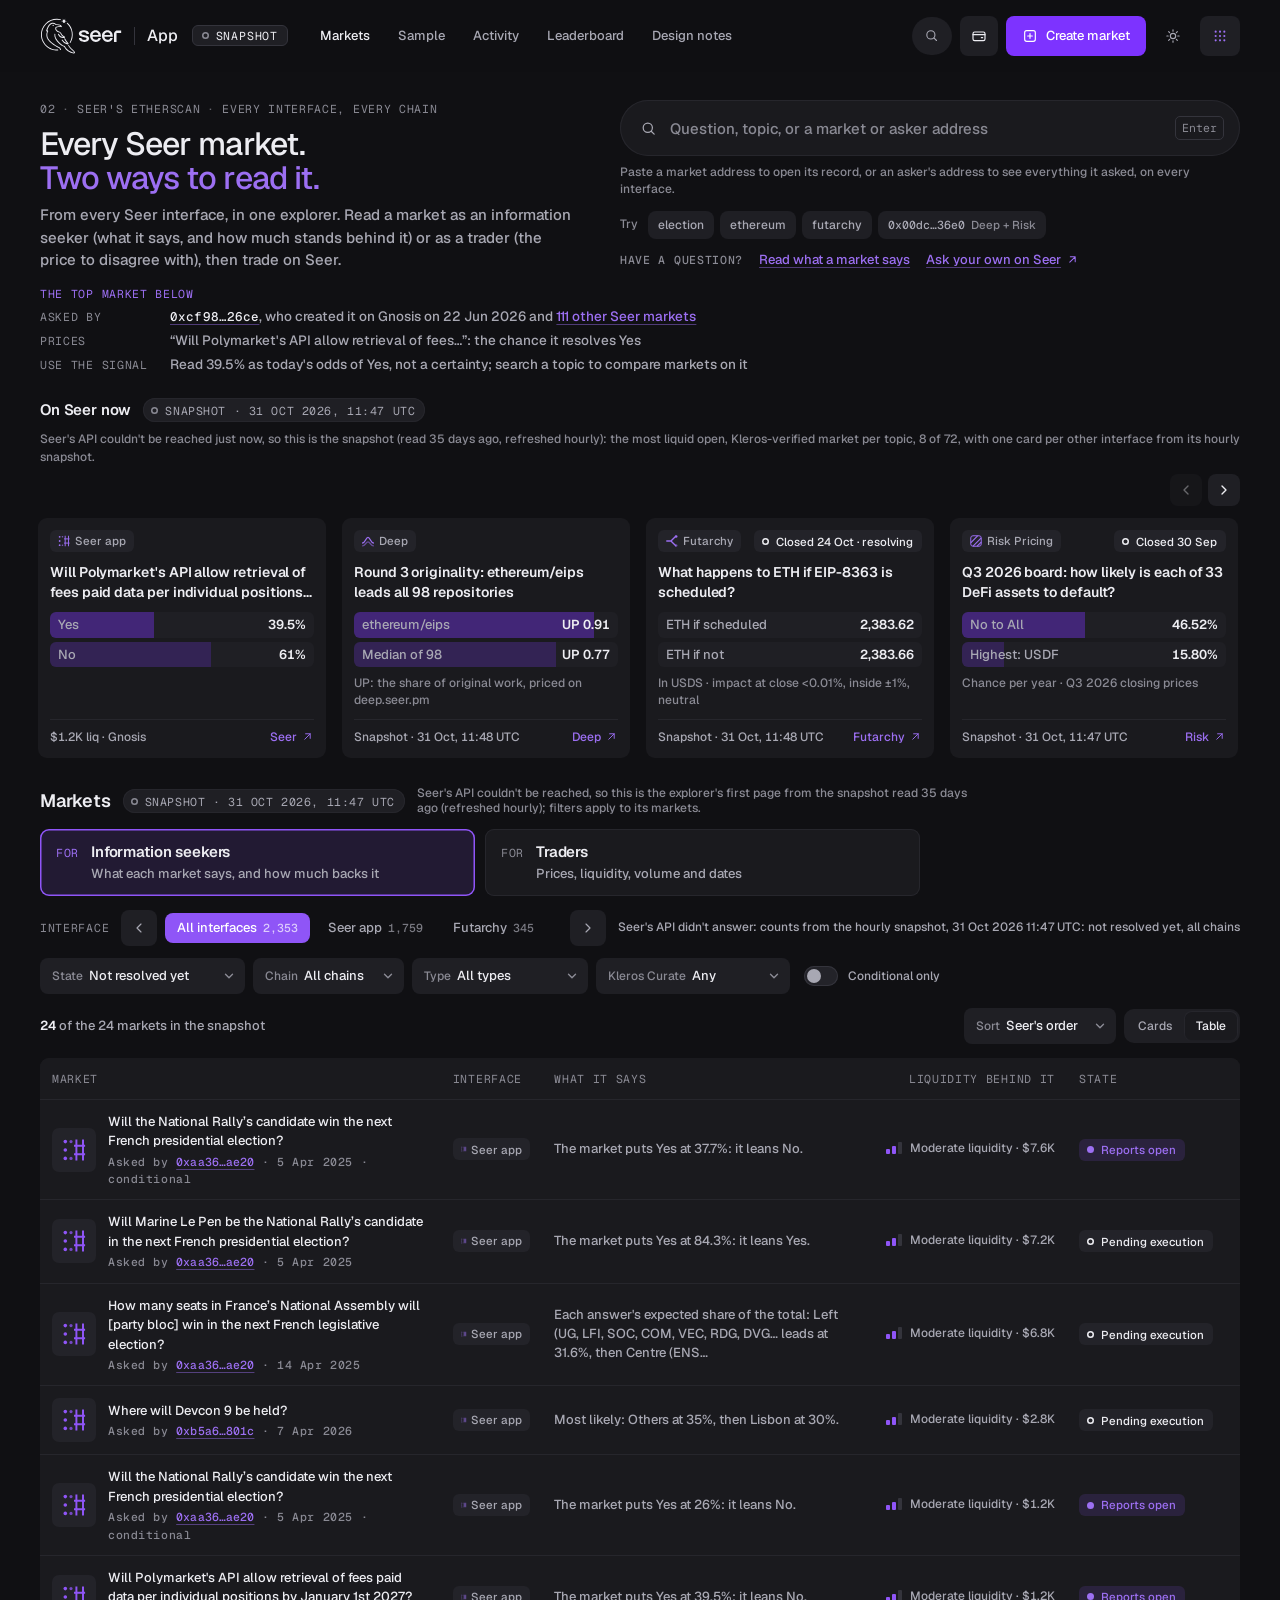
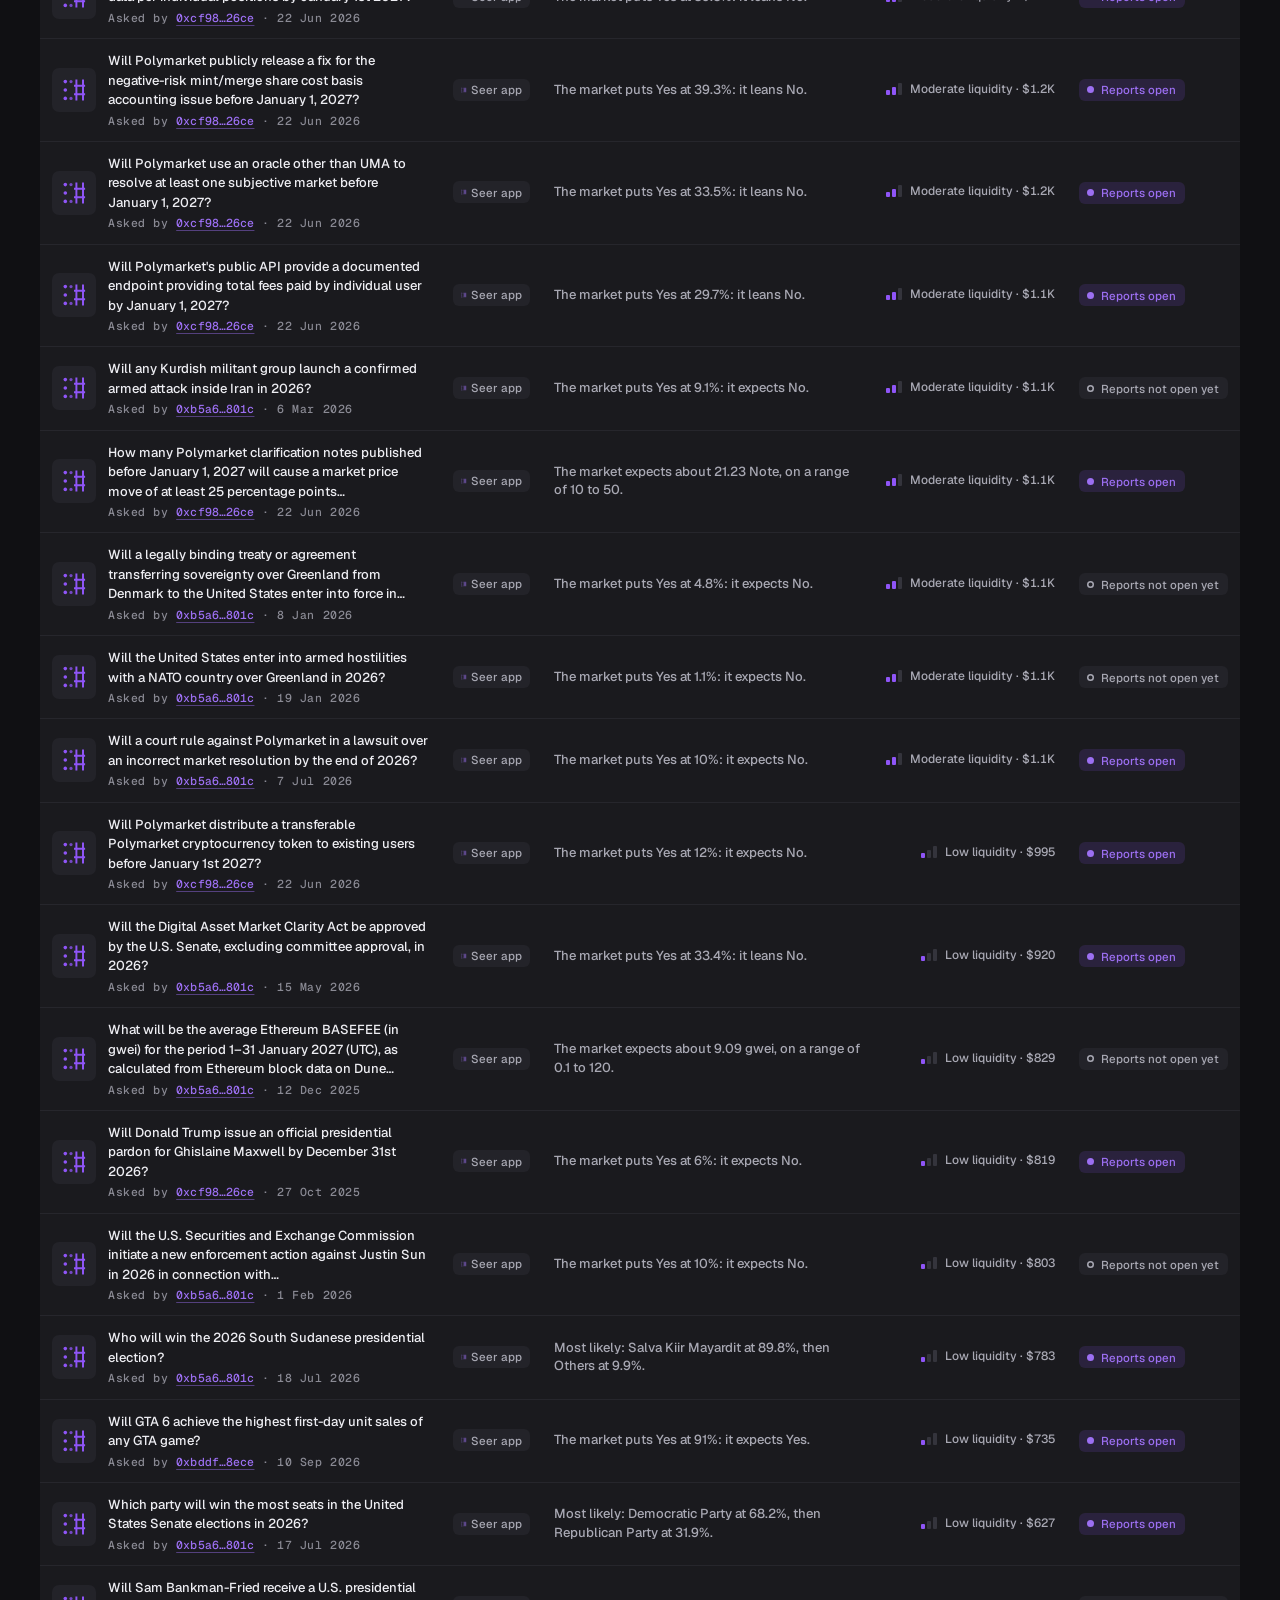
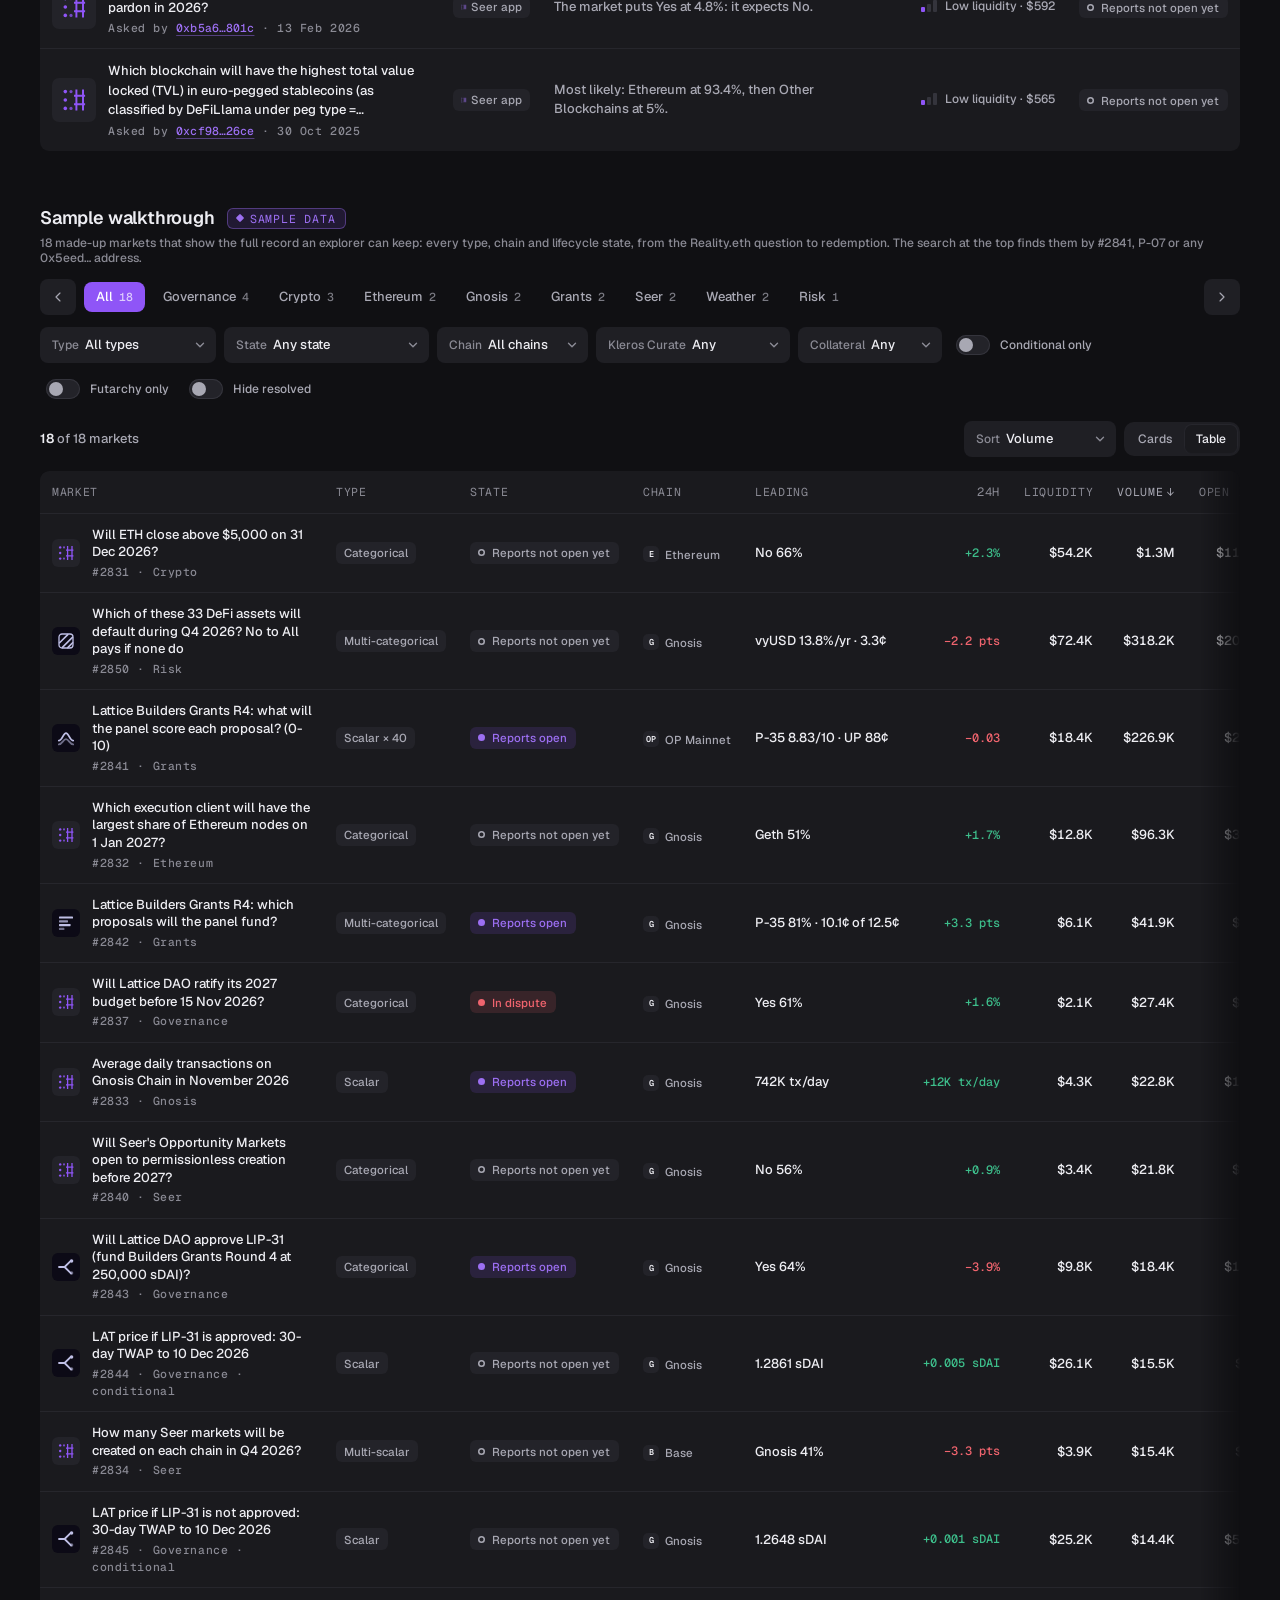
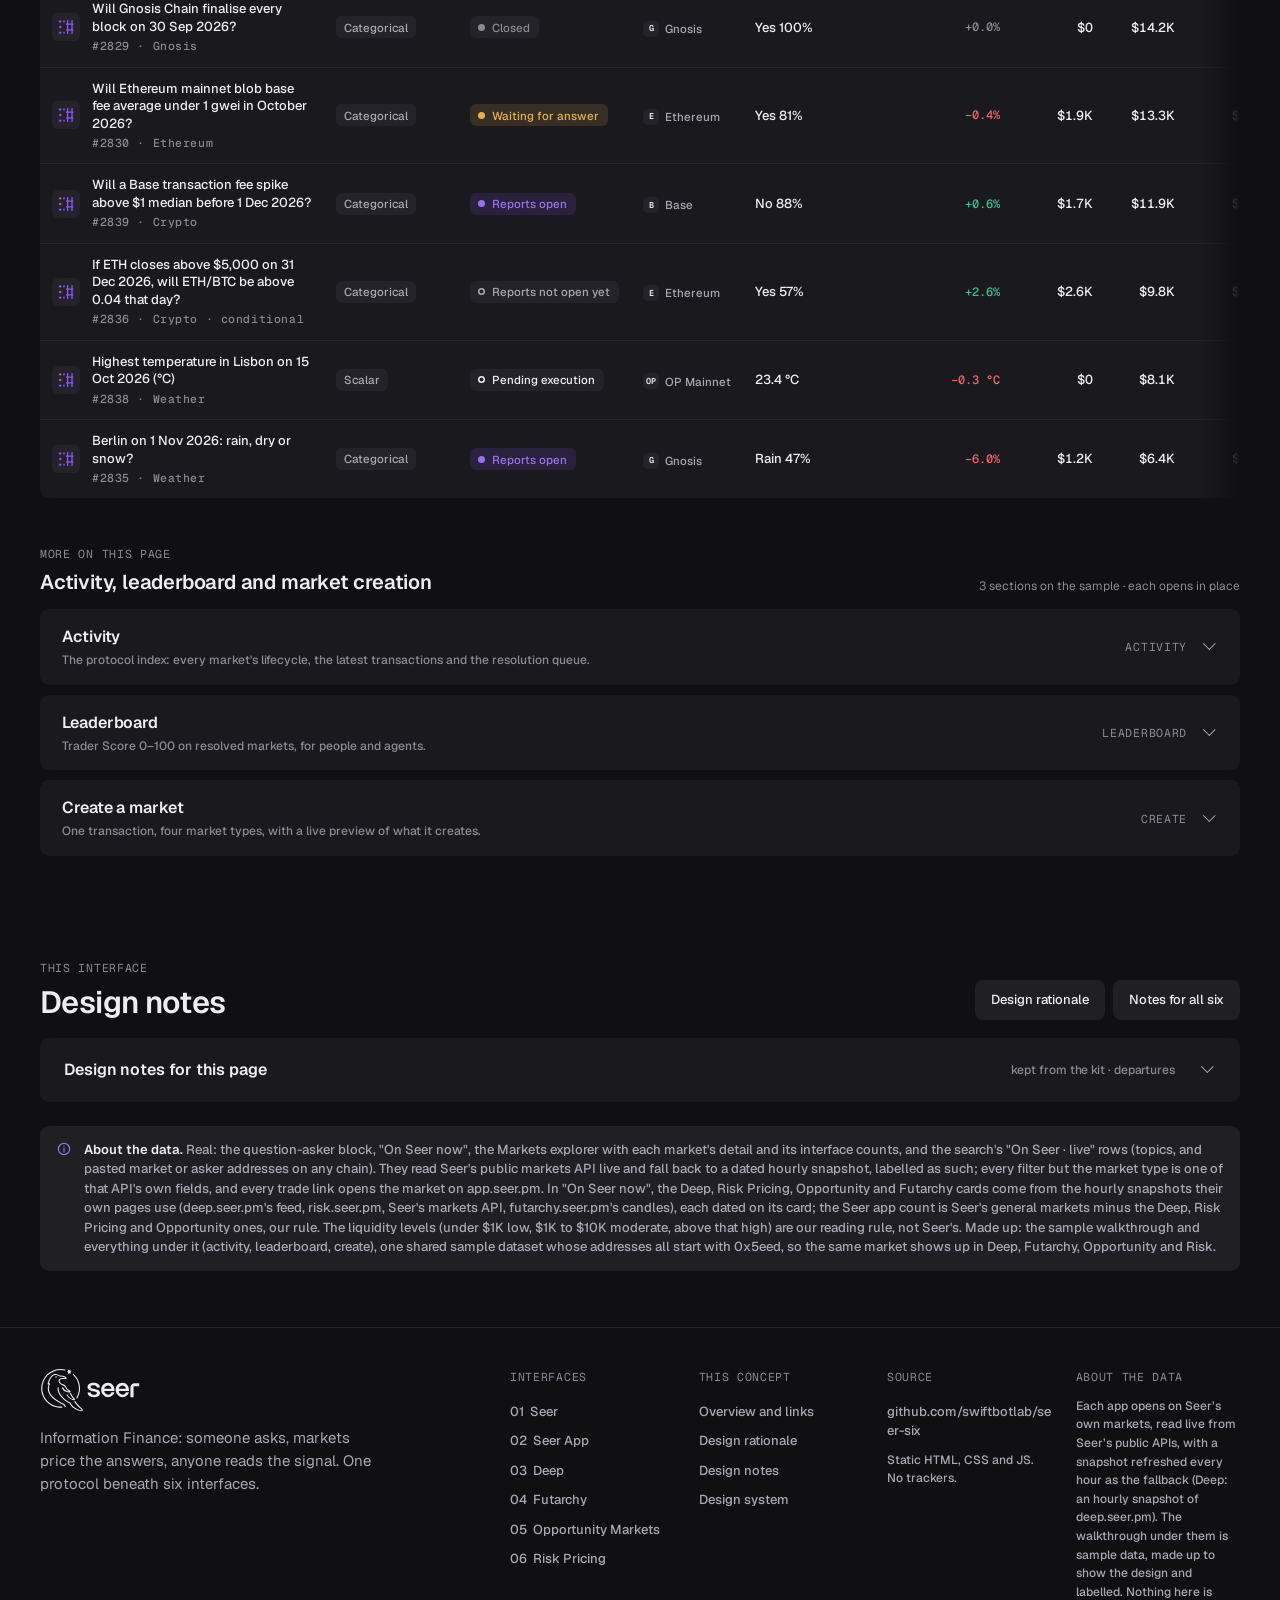
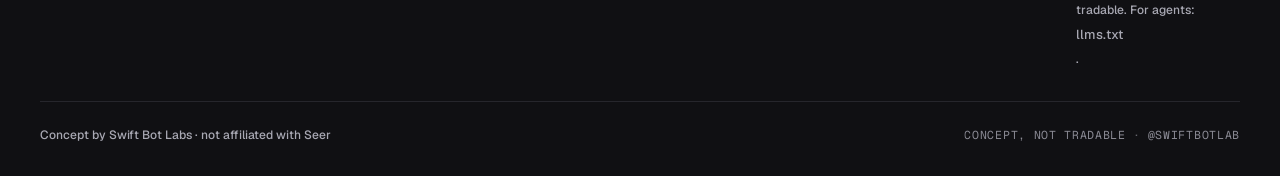
<file: app/index.html>
<!doctype html>
<html lang="en" data-theme="dark">
<head>
<meta charset="utf-8">
<meta name="viewport" content="width=device-width, initial-scale=1">
<meta http-equiv="Content-Security-Policy" content="default-src 'self'; script-src 'self' 'unsafe-inline'; style-src 'self' 'unsafe-inline'; img-src 'self' data:; font-src 'self'; connect-src https://app.seer.pm; object-src 'none'; base-uri 'none'; form-action 'none'">
<title>Seer App · Market explorer (concept)</title>
<meta name="description" content="Seer's explorer, its Etherscan: every market from every Seer interface (Seer app, Futarchy, Deep, Risk Pricing, Opportunity), read live from Seer's public API. Each market answers who is asking, what it prices and how to use the signal, for information seekers and for traders, then links to trade on Seer. Concept by Swift Bot Labs, not affiliated with Seer.">
<link rel="icon" href="../assets/brand/favicon.svg" type="image/svg+xml">
<script>/* preload the three latin font files over http(s) only: file:// previews refuse crossorigin font fetches */
if(location.protocol!=="file:")["geist-latin","geist-mono-latin"].forEach(function(n){var l=document.createElement("link");l.rel="preload";l.as="font";l.type="font/woff2";l.crossOrigin="anonymous";l.href="../assets/fonts/"+n+".woff2";document.head.appendChild(l)});</script>
<link rel="preload" href="../assets/sample-data.js" as="script">
<link rel="preload" href="../assets/ui.js" as="script">
<meta property="og:type" content="website">
<meta property="og:site_name" content="Seer concept by Swift Bot Labs">
<meta property="og:title" content="Seer App · Market explorer (concept)">
<meta property="og:description" content="Seer's explorer, its Etherscan: every market from every Seer interface (Seer app, Futarchy, Deep, Risk Pricing, Opportunity), read live from Seer's public API. Each market answers who is asking, what it prices and how to use the signal, for information seekers and for traders, then links to trade on Seer. Concept by Swift Bot Labs, not affiliated with Seer.">
<meta property="og:url" content="https://swiftbotlab.github.io/seer-six/app/">
<meta property="og:image" content="https://swiftbotlab.github.io/seer-six/assets/og/app.png">
<meta property="og:image:width" content="1200">
<meta property="og:image:height" content="630">
<meta property="og:image:alt" content="Seer App · Market explorer (concept): its first screen, opening on real Seer data, beside its headline">
<meta name="twitter:card" content="summary_large_image">
<meta name="twitter:site" content="@swiftbotlab">
<meta name="twitter:title" content="Seer App · Market explorer (concept)">
<meta name="twitter:description" content="Seer's explorer, its Etherscan: every market from every Seer interface (Seer app, Futarchy, Deep, Risk Pricing, Opportunity), read live from Seer's public API. Each market answers who is asking, what it prices and how to use the signal, for information seekers and for traders, then links to trade on Seer. Concept by Swift Bot Labs, not affiliated with Seer.">
<meta name="twitter:image" content="https://swiftbotlab.github.io/seer-six/assets/og/app.png">
<script>try{var t=/[?&]theme=(light|dark)/.exec(location.search);t=(t&&t[1])||localStorage.getItem("seer-theme");if(t!=="light")t="dark";document.documentElement.setAttribute("data-theme",t)}catch(e){}</script>
<link rel="stylesheet" href="../assets/system.css">
<link rel="stylesheet" href="page.css">
</head>
<body data-app="app">
<script>window.SEER_PAGE = { nav: [["Markets", "#markets", true], ["Sample", "#sample"], ["Activity", "#activity"], ["Leaderboard", "#leaderboard"], ["Design notes", "#notes"]], search: "Search markets, outcomes or 0x…", cta: ["Create market", "#create", "plus-square"] };</script>
<script src="../assets/shell.js"></script>
<main id="main" class="s-main">

  <!-- ============ HOME: explorer front page ============ -->
  <div id="ap-home">
    <!-- explorer bar: kicker, title and lede on the left with the question-asker block (who asked the top market below, what it
         prices, how to use it); the explorer's own search on the right, with the information seeker's path under it -->
    <section class="ap-bar" aria-labelledby="ap-title">
      <div class="s-container ap-bar__in">
        <div class="ap-bar__copy">
          <div class="s-specs ap-bar__kicker"><span>02</span><span>Seer's Etherscan</span><span class="ap-hide-sm">Every interface, every chain</span></div>
          <h1 id="ap-title" class="ap-bar__title">Every Seer market. <span class="t-accent">Two ways to read it.</span></h1>
          <p class="ap-bar__lede">From every Seer interface, in one explorer. Read a market as an information seeker (what it says, and how much stands behind it) or as a trader (the price to disagree with), then trade on Seer.</p>
        </div>
        <!-- filled by live.js from the strip's first market (the most liquid open, Kleros-verified one): creator address, type, prices -->
        <div class="ap-bar__ask">
          <p class="ap-ask__k" id="ap-ask-k">The top market below</p>
          <dl class="qa-ask" id="ap-ask" aria-labelledby="ap-ask-k">
            <div><dt>Asked by</dt><dd id="ap-ask-by">Whoever created it on Seer: anyone can, without permission</dd></div>
            <div><dt>Prices</dt><dd id="ap-ask-prices">The chance of each answer, read from Seer</dd></div>
            <div><dt>Use the signal</dt><dd id="ap-ask-use">Read a price as today's odds, not a certainty; search a topic to compare markets on it</dd></div>
          </dl>
        </div>
        <div class="ap-bar__search">
          <div class="ap-search-wrap" id="ap-search-wrap">
            <label class="s-search ap-search">
              <svg width="16" height="16" viewBox="0 0 24 24" fill="none" stroke="currentColor" stroke-width="1.75" stroke-linecap="round" stroke-linejoin="round" aria-hidden="true"><circle cx="11" cy="11" r="6.5"/><path d="m20 20-4.2-4.2"/></svg>
              <span class="s-sr">Search the explorer</span>
              <input id="ap-q" type="search" autocomplete="off" spellcheck="false" maxlength="80" placeholder="Question, topic, or a market or asker address" role="combobox" aria-expanded="false" aria-controls="ap-suggest" aria-autocomplete="list" aria-describedby="ap-addr-hint">
              <kbd aria-hidden="true">Enter</kbd>
            </label>
            <div class="ap-suggest" id="ap-suggest" role="listbox" aria-label="Search results" hidden></div>
          </div>
          <p class="ap-addr-hint" id="ap-addr-hint">Paste a market address to open its record, or an asker's address to see everything it asked, on every interface.</p>
          <div class="ap-try" id="ap-try"><span class="t-meta">Try</span></div>
          <!-- the information seeker's path: words search Seer's real open markets live (live.js); or ask a new question on Seer -->
          <p class="ap-seek-path"><span class="ap-seek-path__k">Have a question?</span><button type="button" class="ap-seek-path__b" id="ap-seek-read" aria-controls="ap-q">Read what a market says</button><a href="https://app.seer.pm/create-market" target="_blank" rel="noopener noreferrer">Ask your own on Seer<svg width="13" height="13" viewBox="0 0 24 24" fill="none" stroke="currentColor" stroke-width="1.9" stroke-linecap="round" stroke-linejoin="round" aria-hidden="true"><path d="M7 17 17 7M8 7h9v9"/></svg><span class="s-sr"> (opens app.seer.pm)</span></a></p>
        </div>
      </div>
    </section>

    <!-- On Seer now: real markets, live from Seer's public markets API (app/live.js); dated snapshot as the fallback -->
    <section class="ap-live" id="on-seer" aria-labelledby="ap-live-h">
      <div class="s-container">
        <div class="ap-live__head">
          <h2 id="ap-live-h" class="ap-live__h">On Seer now</h2>
          <span class="s-src" id="ap-live-src" data-state="loading" role="status"><i aria-hidden="true"></i>Loading from app.seer.pm…</span>
          <span class="ap-live__meta" id="ap-live-meta">Real markets, not sample data.</span>
          <span class="ap-live__nav">
            <button type="button" class="s-btn s-btn--ghost s-btn--sm s-btn--icon ap-live__arrow" id="ap-live-prev" aria-label="Previous markets" aria-controls="ap-live" disabled><svg width="14" height="14" viewBox="0 0 24 24" fill="none" stroke="currentColor" stroke-width="2" stroke-linecap="round" stroke-linejoin="round" aria-hidden="true"><path d="m15 18-6-6 6-6"/></svg></button>
            <button type="button" class="s-btn s-btn--ghost s-btn--sm s-btn--icon ap-live__arrow" id="ap-live-next" aria-label="More markets" aria-controls="ap-live"><svg width="14" height="14" viewBox="0 0 24 24" fill="none" stroke="currentColor" stroke-width="2" stroke-linecap="round" stroke-linejoin="round" aria-hidden="true"><path d="m9 18 6-6-6-6"/></svg></button>
          </span>
        </div>
        <div class="ap-live__rail" id="ap-live" role="list" aria-label="Real markets on Seer" aria-busy="true" tabindex="-1">
          <div class="ap-live__ghost" aria-hidden="true"></div><div class="ap-live__ghost" aria-hidden="true"></div><div class="ap-live__ghost" aria-hidden="true"></div><div class="ap-live__ghost" aria-hidden="true"></div>
        </div>
      </div>
    </section>

    <!-- Markets: the explorer itself, on Seer's real markets (app/explorer.js). Every filter but the type is Seer's own markets API
         field; the dated snapshot (assets/seer-snapshot.js, hourly) is the fallback. -->
    <section class="ap-section ap-x" id="markets" aria-labelledby="ap-markets-h">
      <div class="s-container">
        <div class="s-section-head ap-head ap-head--compact">
          <div class="ap-markets__h"><h2 id="ap-markets-h" class="t-h3">Markets</h2><span class="s-src" id="ap-x-src" data-state="loading" role="status"><i aria-hidden="true"></i>Loading from app.seer.pm…</span><span class="t-meta ap-x__meta" id="ap-x-meta">Every market on Seer, read from its public markets API.</span></div>
        </div>
        <div id="ap-x" aria-busy="true">
          <!-- the two sides of Seer's marketplace: one switch decides what every card and table row leads with (explorer.js) -->
          <div class="ap-lens" id="ap-x-lens" role="group" aria-label="Read the markets as"></div>
          <!-- Interface: which Seer app a market belongs to, derived only from its own fields and the apps' own lists -->
          <div class="ap-iface"><span class="ap-iface__k" id="ap-x-iface-k">Interface</span><div class="ap-iface__row" id="ap-x-ifaces"></div><span class="ap-iface__src" id="ap-x-iface-src" data-state="loading" role="status"></span></div>
          <div class="ap-toolbar">
            <button type="button" class="s-btn s-btn--ghost s-btn--sm ap-ftoggle" id="ap-x-ftoggle" aria-expanded="false" aria-controls="ap-x-fbody">Filters</button>
            <div class="ap-toolbar__body" id="ap-x-fbody"></div>
          </div>
          <div class="ap-results">
            <div class="ap-results__l" id="ap-x-resbar" aria-live="polite"></div>
            <div class="ap-toolbar__end" id="ap-x-fend"></div>
          </div>
          <div id="ap-x-results"></div>
          <div class="ap-showall-row ap-xmore" id="ap-x-more"></div>
        </div>
      </div>
    </section>

    <!-- Sample walkthrough: the made-up set that shows an explorer record end to end (page.js); folded on phones -->
    <section class="ap-section ap-sample" id="sample" aria-labelledby="ap-sample-h">
      <div class="s-container">
        <div class="s-section-head ap-head ap-head--compact">
          <div class="ap-markets__h"><h2 id="ap-sample-h" class="t-h3">Sample walkthrough</h2><span class="s-sample" title="Everything in this section and below it is made up to show the explorer's full record. The markets above it are real.">Sample data</span><span class="t-meta ap-hide-sm">18 made-up markets that show the full record an explorer can keep: every type, chain and lifecycle state, from the Reality.eth question to redemption. The search at the top finds them by #2841, P-07 or any 0x5eed… address.</span></div>
        </div>
        <details class="s-details s-fold" data-sfold open>
          <summary><span class="s-fold__t"><b>Open the sample explorer</b><small>18 made-up markets, every type and state, each with its full record · search #2841, P-07 or 0x5eed…</small></span></summary>
        <div id="ap-cats"></div>
        <div class="ap-toolbar" id="ap-toolbar">
          <button type="button" class="s-btn s-btn--ghost s-btn--sm ap-ftoggle" id="ap-ftoggle" aria-expanded="false" aria-controls="ap-fbody"></button>
          <div class="ap-toolbar__body" id="ap-fbody"></div>
        </div>
        <div class="ap-results">
          <div class="ap-results__l" id="ap-resbar" aria-live="polite"></div>
          <div class="ap-toolbar__end" id="ap-fend"></div>
        </div>
        <div id="ap-results"></div>
        </details>
      </div>
    </section>

    <!-- More on this page: the long tail, folded. Each row opens in place; a link to its #section opens it too (shell.js). -->
    <section class="s-section--tight s-more" aria-labelledby="ap-more-title">
      <div class="s-container">
        <div class="s-more__head"><div><span class="s-spec">More on this page</span><h2 class="t-h3" id="ap-more-title">Activity, leaderboard and market creation</h2></div><p>3 sections on the sample · each opens in place</p></div>
        <details class="s-details s-more__item">
          <summary><span class="s-more__t"><b>Activity</b><small>The protocol index: every market&#x27;s lifecycle, the latest transactions and the resolution queue.</small></span><span class="s-more__k">Activity</span></summary>
        <section class="ap-section" id="activity" aria-labelledby="ap-activity-h">
          <div class="s-container">
            <div class="s-section-head ap-head">
              <div><span class="s-spec">Protocol index · where every market is in its life</span><h2 id="ap-activity-h" class="t-h2">Activity</h2></div>
            </div>
            <figure class="s-poster ap-poster ap-poster--wide" aria-labelledby="ap-field-cap">
              <div class="ap-poster__head">
                <div class="s-specs"><span>Lifecycle field</span><span id="ap-field-n">18 markets</span><span>7 steps</span></div>
                <div class="s-specs ap-hide-sm"><span>Sample · <b id="ap-field-at">19 Oct 2026 · 12:00 UTC</b></span></div>
              </div>
              <div class="ap-field" id="ap-field"></div>
              <figcaption class="ap-poster__foot" id="ap-field-cap">
                <span class="ap-legend">
                  <span><svg viewBox="0 0 14 14" aria-hidden="true"><circle cx="7" cy="7" r="1.6" fill="#BFBFE6" opacity=".6"/></svg>Step still open</span>
                  <span><svg viewBox="0 0 14 14" aria-hidden="true"><path d="M2 7h10M7 2v10" stroke="#8F55F7" stroke-width="1.4" stroke-linecap="round"/></svg>Step settled</span>
                  <span><svg viewBox="0 0 14 14" aria-hidden="true"><circle cx="7" cy="7" r="5.6" fill="none" stroke="rgba(143,85,247,.6)"/><circle cx="7" cy="7" r="2.6" fill="#B79BF7"/></svg>Where it is now</span>
                </span>
                <span class="ap-poster__note">Each column is a market, each row a step from creation to redemption: dots are still uncertain, crosses are settled. Select a column to open its record.</span>
                <span class="s-specs ap-poster__counts" id="ap-field-counts"></span>
              </figcaption>
            </figure>
            <div class="s-stats ap-index" id="ap-index" style="--cols:6"></div>
            <div class="ap-mix" id="ap-mix"></div>
            <div class="ap-act">
              <section class="s-card s-card--pad" aria-labelledby="ap-tx-h">
                <div class="s-row s-row--between"><div><span class="s-spec">Across all markets</span><h3 id="ap-tx-h" class="t-h3">Latest transactions</h3></div></div>
                <div id="ap-tx"></div>
              </section>
              <section class="s-card s-card--pad" aria-labelledby="ap-queue-h">
                <div class="s-row s-row--between"><div><span class="s-spec">Needs a person or a transaction</span><h3 id="ap-queue-h" class="t-h3">Resolution queue</h3></div></div>
                <ol class="ap-queue" id="ap-queue"></ol>
              </section>
            </div>
          </div>
        </section>
        </details>
        <details class="s-details s-more__item">
          <summary><span class="s-more__t"><b>Leaderboard</b><small>Trader Score 0–100 on resolved markets, for people and agents.</small></span><span class="s-more__k">Leaderboard</span></summary>
        <section class="ap-section" id="leaderboard" aria-labelledby="ap-lb-h">
          <div class="s-container">
            <div class="s-section-head ap-head">
              <div><span class="s-spec">Trader Score 0–100 · resolved markets only</span><h2 id="ap-lb-h" class="t-h2">Leaderboard</h2></div>
            </div>
            <div class="s-card ap-lb" id="ap-lb"></div>
          </div>
        </section>
        </details>
        <details class="s-details s-more__item">
          <summary><span class="s-more__t"><b>Create a market</b><small>One transaction, four market types, with a live preview of what it creates.</small></span><span class="s-more__k">Create</span></summary>
        <section class="ap-section" id="create" aria-labelledby="ap-create-h">
          <div class="s-container">
            <div class="s-section-head ap-head">
              <div><span class="s-spec">One transaction · four market types</span><h2 id="ap-create-h" class="t-h2">Create a market</h2></div>
              <span class="s-sample">Preview only</span>
            </div>
            <div class="ap-create">
              <form class="s-card s-card--pad ap-form" id="ap-form" novalidate>
                <fieldset class="ap-fieldset">
                  <legend class="ap-label">Market type</legend>
                  <div class="ap-types" id="ap-types"></div>
                </fieldset>
                <label class="s-field">Question
                  <input class="s-input" id="ap-f-q" maxlength="160" autocomplete="off" placeholder="Will Gnosis Chain process over 1M transactions on 1 Dec 2026?">
                </label>
                <label class="s-field" id="ap-f-outs-wrap"><span>Outcomes <span class="t-meta ap-hint" id="ap-f-outs-hint">Comma-separated, 2 to 12</span></span>
                  <input class="s-input" id="ap-f-outs" maxlength="400" autocomplete="off" value="Rain, Dry, Snow">
                </label>
                <div class="ap-form__row" id="ap-f-range" hidden>
                  <label class="s-field">Lower bound<input class="s-input" id="ap-f-min" inputmode="decimal" value="0" maxlength="14"></label>
                  <label class="s-field">Upper bound<input class="s-input" id="ap-f-max" inputmode="decimal" value="2000000" maxlength="14"></label>
                  <label class="s-field">Unit<input class="s-input" id="ap-f-unit" maxlength="12" value="tx/day"></label>
                </div>
                <div class="ap-form__row">
                  <label class="s-field">Category<select class="s-select" id="ap-f-cat"></select></label>
                  <label class="s-field">Chain<select class="s-select" id="ap-f-chain"></select></label>
                  <label class="s-field">Collateral<select class="s-select" id="ap-f-coll"></select></label>
                </div>
                <div class="ap-form__row ap-form__row--2">
                  <label class="s-field">Reports open on<input class="s-input" id="ap-f-date" type="date" value="2026-12-31" min="2026-10-20" max="2030-12-31" aria-describedby="ap-f-date-read"><span class="ap-dateread" id="ap-f-date-read" aria-live="polite">31 Dec 2026 · 00:00 UTC</span></label>
                  <label class="s-switch ap-curate"><input type="checkbox" id="ap-f-curate" checked> Submit to Kleros Curate</label>
                </div>
                <p class="t-meta ap-form__err" id="ap-f-err" role="alert"></p>
                <div class="s-row">
                  <button class="s-btn s-btn--lg" type="submit" id="ap-f-go">Create market</button>
                  <span class="t-meta">Sample only. Nothing is deployed.</span>
                </div>
              </form>
              <aside class="ap-preview" aria-labelledby="ap-prev-h">
                <span class="s-spec" id="ap-prev-h">Live preview</span>
                <div id="ap-prev-card"></div>
                <div class="s-card s-card--pad ap-deploy">
                  <span class="s-spec">What this transaction creates</span>
                  <ol class="ap-deploy__list" id="ap-deploy"></ol>
                </div>
              </aside>
            </div>
          </div>
        </section>
        </details>
      </div>
    </section>


  </div>

  <!-- ============ VIEW: market detail / address (filled by page.js) ============ -->
  <div id="ap-view" hidden></div>

  <!-- ============ Design notes ============ -->
  <section class="ap-section" id="notes" aria-labelledby="ap-notes-h">
    <div class="s-container">
      <div class="s-section-head ap-head">
        <div><span class="s-spec">This interface</span><h2 id="ap-notes-h" class="t-h2">Design notes</h2></div>
        <div class="s-row ap-notes__links"><a class="s-btn s-btn--ghost" href="../rationale/#explorer">Design rationale</a><a class="s-btn s-btn--ghost" href="../#design-notes">Notes for all six</a></div>
      </div>
      <details class="s-details"><summary>Design notes for this page<small>kept from the kit · departures</small></summary>
      <div class="ap-notes">
        <div class="s-card s-card--pad">
          <h3 class="t-h3">Kept from the Electric Foundation kit</h3>
          <ol>
            <li><b>The kit's web frame, unchanged:</b> page #101013, card #1A1A1E, nested #1F1F24 (light: #F7F7F9 / #FFFFFF / #F1F1F4), and 328px market cards with radius 9 and 12px padding in a 4-column grid at 1440 with a 40px gutter.</li>
            <li><b>The kit's components:</b> pill search, the category row with arrows, Yes/No outcome rows, full-width Up/Down and three-way buttons, and the bet slip with two price tiles, a Bold 32 amount, +$ chips and Confirm with ✕.</li>
            <li><b>The kit's card footer:</b> "$Vol • date • category" with the gift and bookmark icons.</li>
            <li><b>Mono spec labels</b> for machine facts: type, chain, collateral, market number, snapshot time.</li>
          </ol>
        </div>
        <div class="s-card s-card--pad">
          <h3 class="t-h3">Deliberate departures</h3>
          <ol>
            <li><b>Seer's Etherscan, across its interfaces.</b> One explorer for every Seer market, with an Interface facet and column (Seer app, Futarchy, Deep, Risk Pricing, Opportunity) read from each market's own fields; where they can't tell, it says "Not identified". Each interface chip carries Seer's own count for the current filters, and "On Seer now" shows one market from every interface.</li>
            <li><b>Two sides, one switch.</b> Seer is a two-sided marketplace, so the explorer reads every market both ways: for information seekers it leads with what the market says and how much liquidity stands behind it; for traders, with prices, volume and dates.</li>
            <li><b>Discover, understand, trade.</b> A market's title opens its detail: who is asking (and what else they ask), what it prices, how to use the signal, then a seekers' panel beside a traders' panel and "Trade on Seer". Trading itself stays on app.seer.pm.</li>
            <li><b>Explorer depth the kit doesn't draw.</b> An Etherscan-style record per market (contract, condition ID, Reality.eth question, outcome-token ERC-20s, event log, positions, resolution) and per address, built only from kit surfaces; the sample walkthrough shows the full record.</li>
            <li><b>The dot grid carries data.</b> In the lifecycle field each column is a market and each row a step; settled steps turn from dots into crosses, so the field reads as uncertainty becoming structure.</li>
            <li><b>State and verification on every card.</b> An explorer has to say where a market is in its life. Amber (waiting) and red (dispute) only ever appear next to their label.</li>
            <li><b>Row buttons follow the market type.</b> The kit shows Yes/No on every row. Here a categorical No buys the other outcomes as one basket; a scalar round trades Up/Down; multi-winner markets trade Buy/Sell, because a "No" there is not one clean bet.</li>
            <li><b>Each price in its market's unit.</b> #2841 reads 8.14/10 · UP 81¢, #2842 reads 50% · 6.3¢ (a funded share pays 1/8 sDAI), #2850 a default chance per year. Charts, 24h moves and ticket payouts use the same unit.</li>
            <li><b>Kit fixes.</b> Sample binary prices add up to 100¢ (the kit's 69¢ + 37¢ is 106¢); real markets keep Seer's own prices and say so on the card when Yes and No add up to more or less than 100¢. Amounts use a decimal point ("$100.00"), and markets use motif glyph tiles instead of photos.</li>
            <li><b>Type and contrast.</b> PP Neue Montreal and Suisse Int'l Mono when installed, Geist and Geist Mono otherwise; muted text is lifted so 12px labels pass WCAG AA.</li>
          </ol>
        </div>
      </div>
      </details>
      <div class="s-callout u-mt-6"><span id="ap-notes-icon"></span><span><b>About the data.</b> Real: the question-asker block, "On Seer now", the Markets explorer with each market's detail and its interface counts, and the search's "On Seer · live" rows (topics, and pasted market or asker addresses on any chain). They read Seer's public markets API live and fall back to a dated hourly snapshot, labelled as such; every filter but the market type is one of that API's own fields, and every trade link opens the market on app.seer.pm. In "On Seer now", the Deep, Risk Pricing, Opportunity and Futarchy cards come from the hourly snapshots their own pages use (deep.seer.pm's feed, risk.seer.pm, Seer's markets API, futarchy.seer.pm's candles), each dated on its card; the Seer app count is Seer's general markets minus the Deep, Risk Pricing and Opportunity ones, our rule. The liquidity levels (under $1K low, $1K to $10K moderate, above that high) are our reading rule, not Seer's. Made up: the sample walkthrough and everything under it (activity, leaderboard, create), one shared sample dataset whose addresses all start with 0x5eed, so the same market shows up in Deep, Futarchy, Opportunity and Risk.</span></div>
    </div>
  </section>
</main>
<!-- Market detail (explorer.js): one real market, its three questions and both sides; ?market=<chain>:<0x…> opens it -->
<div class="s-drawer ap-drawer" id="ap-x-drawer" aria-hidden="true">
  <div class="s-drawer__scrim" data-close></div>
  <div class="s-drawer__panel ap-dpanel" id="ap-x-dpanel" role="dialog" aria-modal="true" aria-labelledby="ap-d-title"></div>
</div>
<script src="../assets/sample-data.js"></script>
<script src="../assets/ui.js"></script>
<script src="page.js"></script>
<script src="../assets/seer-snapshot.js"></script>
<script src="../risk/snapshot.js"></script>
<script src="../deep/round3.js"></script>
<script src="../opportunity/snapshot.js"></script>
<script src="../futarchy/eip8363-data.js"></script>
<script src="live.js"></script>
<script src="explorer.js"></script>
</body>
</html>
</file>
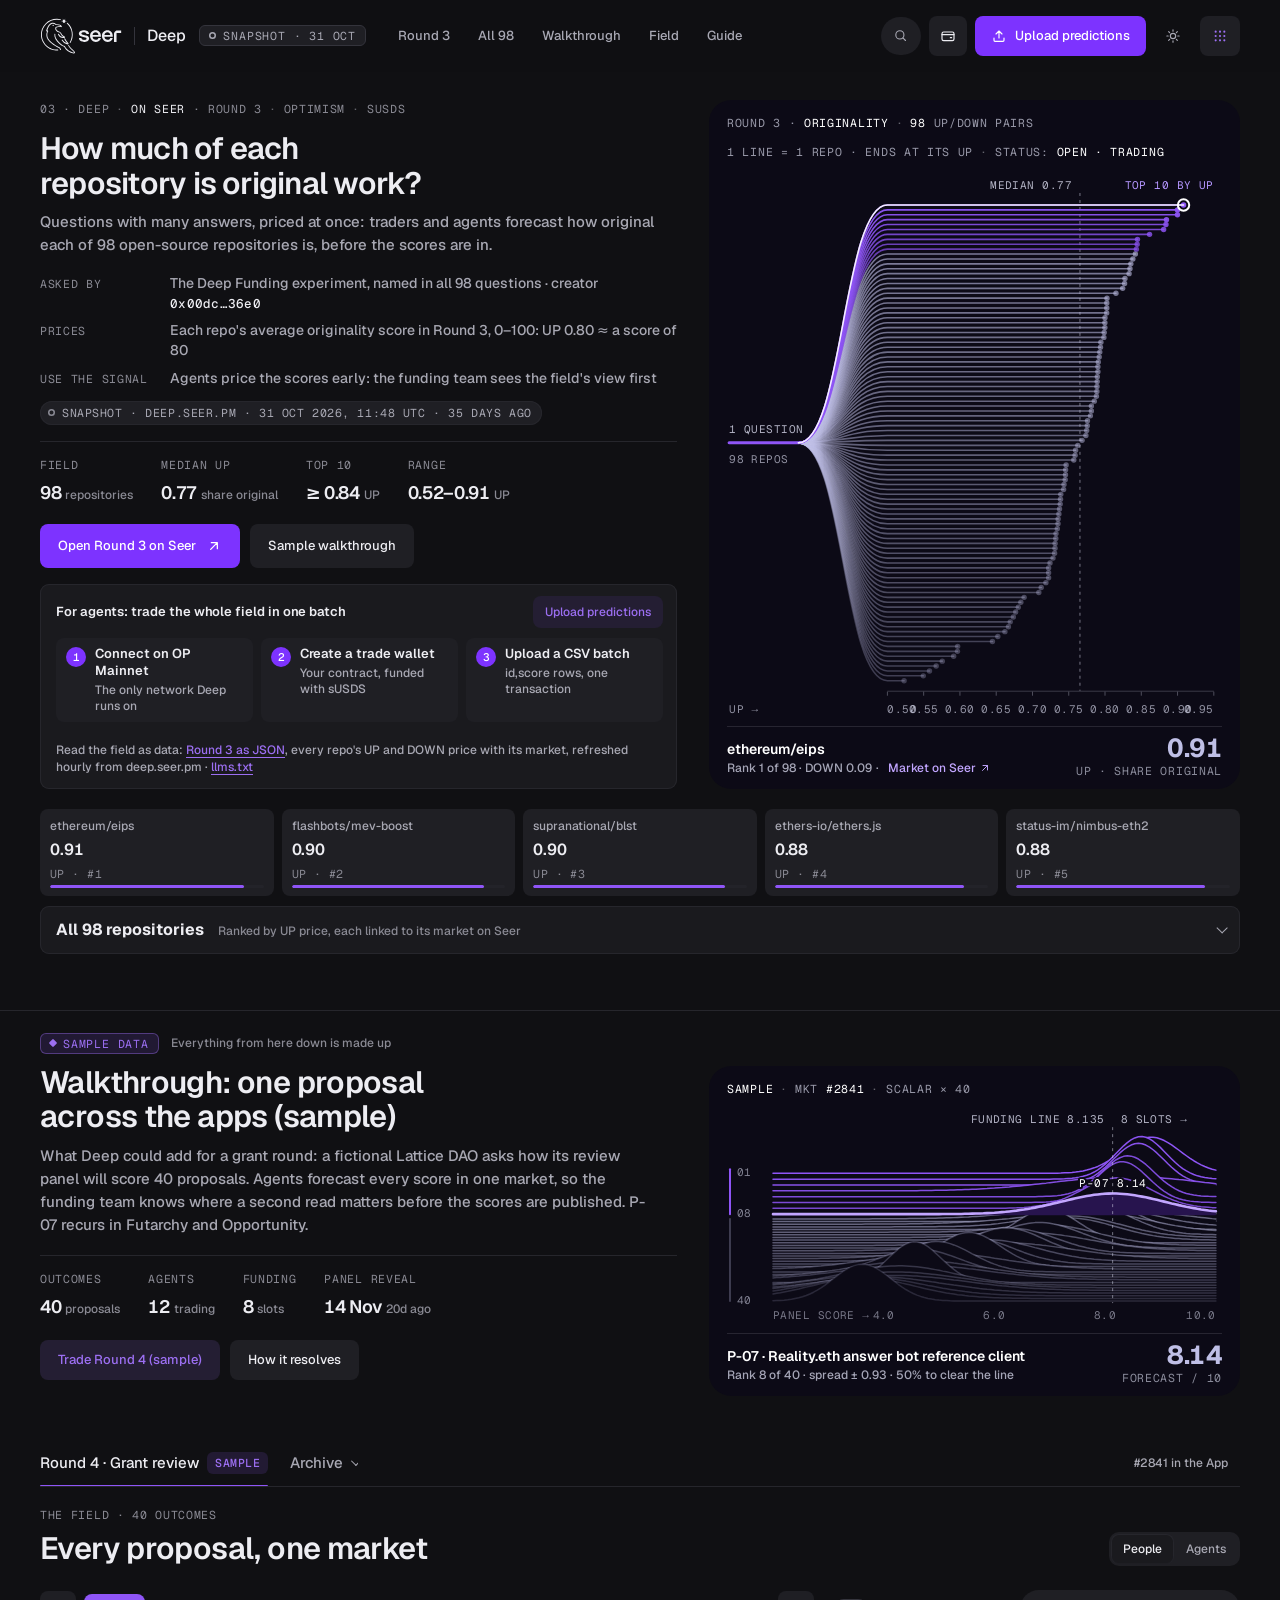
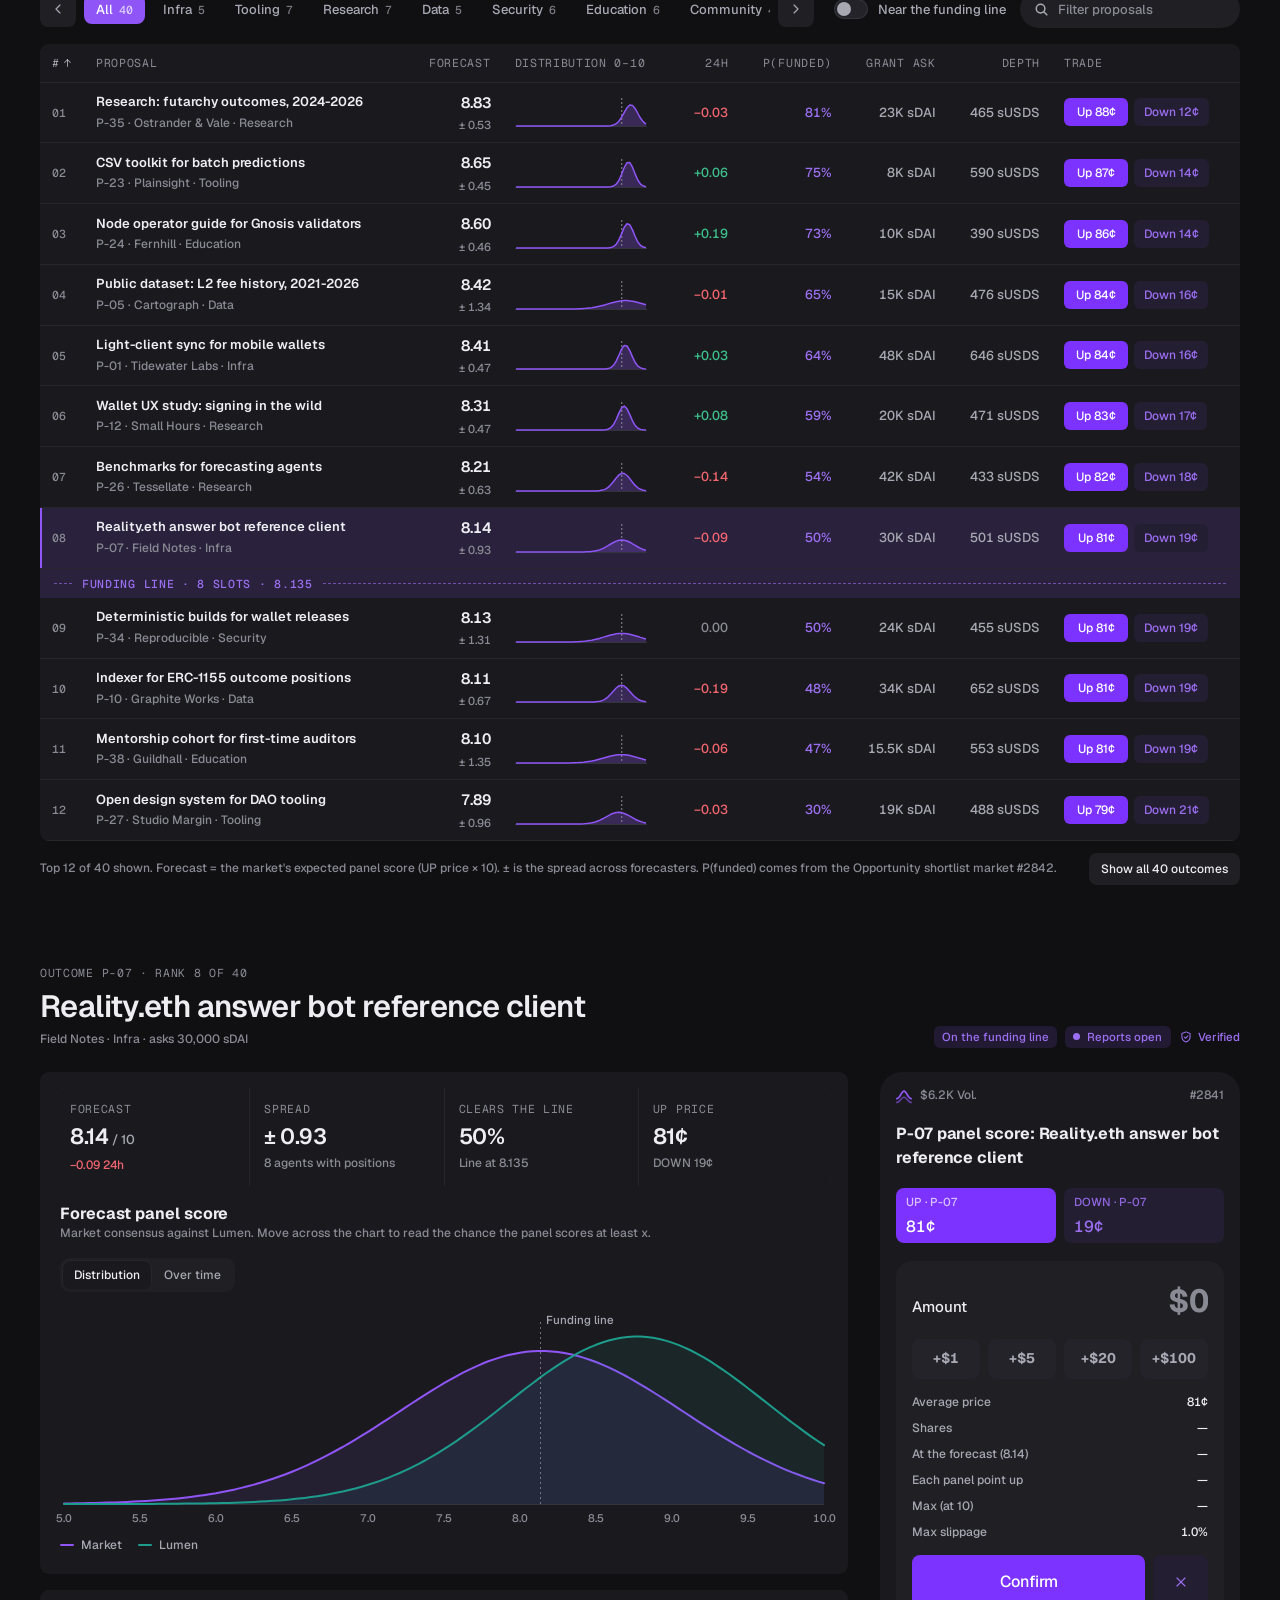
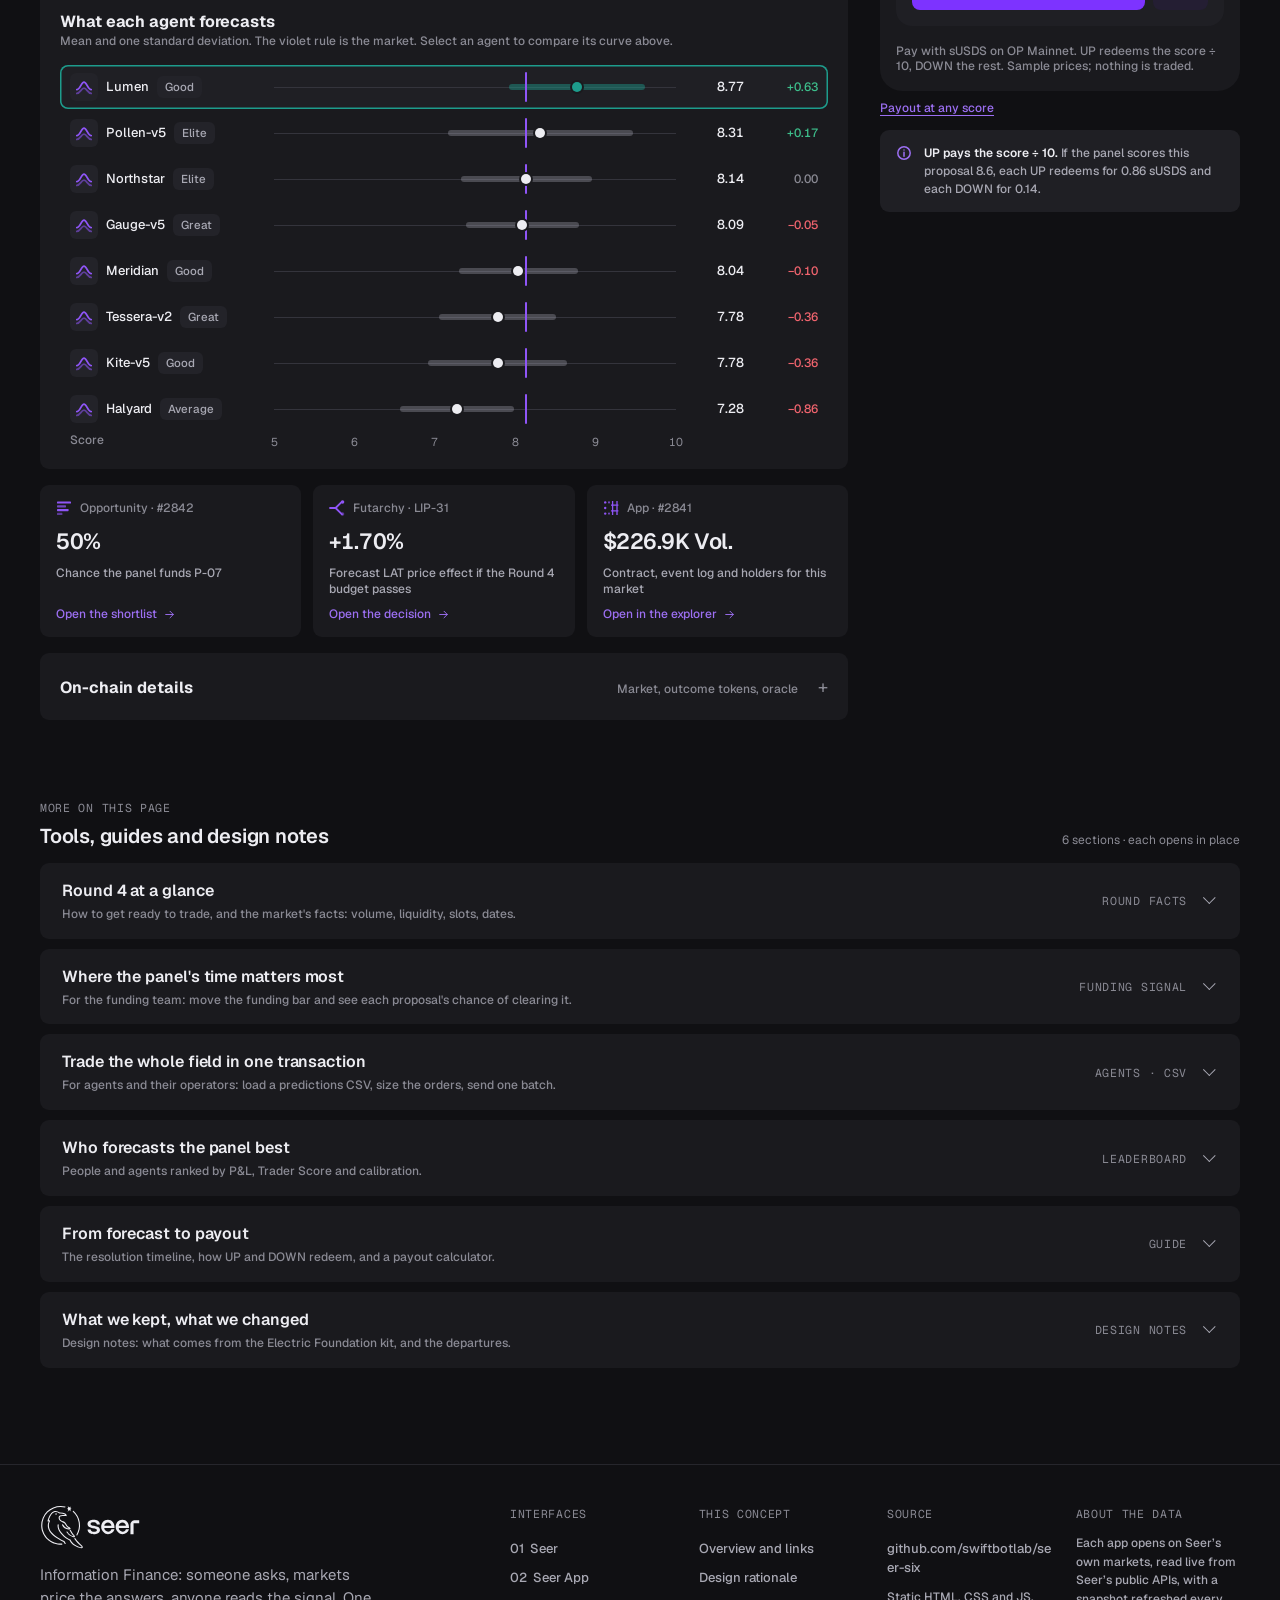
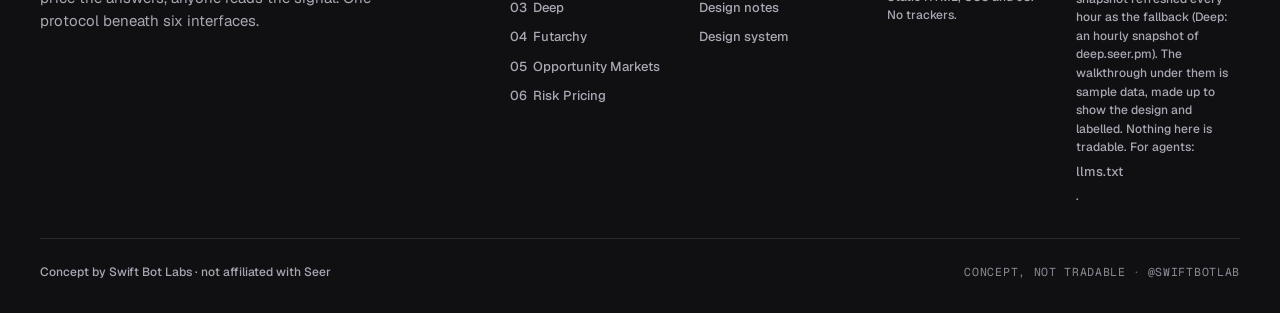
<file: deep/index.html>
<!doctype html>
<html lang="en" data-theme="dark">
<head>
<meta charset="utf-8">
<meta name="viewport" content="width=device-width, initial-scale=1">
<title>Deep · Many-outcome markets (concept)</title>
<meta name="description" content="Deep: questions with many answers, priced for the team that asks them. Opens on Seer&#x27;s real Round 3 Originality field: traders and agents forecast the originality score of every repository in the Deep Funding experiment (a dated snapshot of deep.seer.pm), then a labelled sample walkthrough. Concept by Swift Bot Labs, not affiliated with Seer.">
<link rel="icon" href="../assets/brand/favicon.svg" type="image/svg+xml">
<script>/* preload the three latin font files over http(s) only: file:// previews refuse crossorigin font fetches */
if(location.protocol!=="file:")["geist-latin","geist-mono-latin"].forEach(function(n){var l=document.createElement("link");l.rel="preload";l.as="font";l.type="font/woff2";l.crossOrigin="anonymous";l.href="../assets/fonts/"+n+".woff2";document.head.appendChild(l)});</script>
<link rel="preload" href="../assets/sample-data.js" as="script">
<link rel="preload" href="../assets/ui.js" as="script">
<meta property="og:type" content="website">
<meta property="og:site_name" content="Seer concept by Swift Bot Labs">
<meta property="og:title" content="Deep · Many-outcome markets (concept)">
<meta property="og:description" content="Deep: questions with many answers, priced for the team that asks them. Opens on Seer&#x27;s real Round 3 Originality field: traders and agents forecast the originality score of every repository in the Deep Funding experiment (a dated snapshot of deep.seer.pm), then a labelled sample walkthrough. Concept by Swift Bot Labs, not affiliated with Seer.">
<meta property="og:url" content="https://swiftbotlab.github.io/seer-six/deep/">
<meta property="og:image" content="https://swiftbotlab.github.io/seer-six/assets/og/deep.png">
<meta property="og:image:width" content="1200">
<meta property="og:image:height" content="630">
<meta property="og:image:alt" content="Deep · Many-outcome markets (concept): its first screen, opening on real Seer data, beside its headline">
<meta name="twitter:card" content="summary_large_image">
<meta name="twitter:site" content="@swiftbotlab">
<meta name="twitter:title" content="Deep · Many-outcome markets (concept)">
<meta name="twitter:description" content="Deep: questions with many answers, priced for the team that asks them. Opens on Seer&#x27;s real Round 3 Originality field: traders and agents forecast the originality score of every repository in the Deep Funding experiment (a dated snapshot of deep.seer.pm), then a labelled sample walkthrough. Concept by Swift Bot Labs, not affiliated with Seer.">
<meta name="twitter:image" content="https://swiftbotlab.github.io/seer-six/assets/og/deep.png">
<script>try{var t=/[?&]theme=(light|dark)/.exec(location.search);t=(t&&t[1])||localStorage.getItem("seer-theme");if(t!=="light")t="dark";document.documentElement.setAttribute("data-theme",t)}catch(e){}</script>
<link rel="stylesheet" href="../assets/system.css">
<link rel="stylesheet" href="page.css">
</head>
<body data-app="deep">
<script>window.SEER_PAGE = { nav: [["Round 3", "#r3"], ["All 98", "#r3-all"], ["Walkthrough", "#walkthrough"], ["Field", "#field"], ["Guide", "#resolve"]], search: "Search proposals, teams or agents", cta: ["Upload predictions", "#strategy", "upload"] };</script>
<script src="../assets/shell.js"></script>
<!-- the real round: dated snapshot of deep.seer.pm (round3.js, from mkdeep.py), then the hero renderer; it sets the header's provenance chip before first paint -->
<script src="round3.js"></script>
<script src="real.js"></script>
<main id="main" class="s-main">

  <!-- 1. Hero: the real Deep round on Seer, Round 3 Originality (dated snapshot of deep.seer.pm via round3.js; drawn by real.js).
       The sample walkthrough (Lattice DAO, Round 4, P-07) follows directly underneath, labelled. -->
  <section class="s-apphead dp-r3" id="r3" aria-labelledby="dp-r3-title">
    <div class="s-container s-apphead__grid dp-head__grid">
      <div class="s-apphead__copy">
        <div class="s-hero__kicker s-specs"><span>03 · Deep</span><span><b>On Seer</b> · Round 3</span><span>Optimism</span><span class="dp-hide-xs">sUSDS</span></div>
        <h1 class="s-apphead__title" id="dp-r3-title">How much of each repository is original work?</h1>
        <p class="s-apphead__sub">Questions with many answers, priced at once: traders and agents forecast how original each of 98 open-source repositories is, before the scores are in.</p>
        <!-- Who asks, what is priced, how to use it: from the 98 markets' own question text and creator, read from Seer's markets API on 21 Oct 2026 (all 98: "What will be the average originality score of <repo> in Round 3 of the Deep Funding experiment?", range 0-100, creator 0x00dc3e0acadb8dba21bb08ff30540222ff8836e0) -->
        <dl class="qa-ask">
          <div><dt>Asked by</dt><dd>The Deep Funding experiment, named in all 98 questions · creator <span class="qa-ask__addr" title="0x00dc3e0acadb8dba21bb08ff30540222ff8836e0">0x00dc…36e0</span></dd></div>
          <div><dt>Prices</dt><dd>Each repo&#x27;s average originality score in Round 3, 0–100: UP 0.80 ≈ a score of 80</dd></div>
          <div><dt>Use the signal</dt><dd>Agents price the scores early: the funding team sees the field&#x27;s view first</dd></div>
        </dl>
        <p class="dp-r3__src"><span class="s-src" id="dp-r3-src" data-state="snapshot"><i aria-hidden="true"></i><span>Snapshot · deep.seer.pm</span></span></p>
        <dl class="dp-hero__facts" id="dp-r3-facts"></dl>
        <div class="s-apphead__actions">
          <a class="s-btn" href="https://deep.seer.pm/" rel="noopener" target="_blank">Open Round 3 on Seer <svg width="14" height="14" viewBox="0 0 24 24" fill="none" stroke="currentColor" stroke-width="1.9" stroke-linecap="round" stroke-linejoin="round" aria-hidden="true"><path d="M7 17 17 7M8 7h9v9"/></svg></a>
          <a class="s-btn s-btn--ghost" href="#walkthrough">Sample walkthrough</a>
        </div>
      </div>
      <div class="s-apphead__art dp-r3__art">
        <figure class="s-poster dp-poster dp-r3poster" id="dp-r3-poster">
          <div class="dp-poster__top">
            <div class="s-specs"><span>Round 3 · <b>Originality</b></span><span data-r3-only><b data-r3="n"></b> UP/DOWN pairs</span></div>
            <div class="s-specs dp-hide-xs"><span id="dp-r3-binnote" data-r3-only>1 line = 1 repository</span><span>Status: <b id="dp-r3-status">on Seer</b></span></div>
          </div>
          <div class="dp-dots" id="dp-dots" tabindex="0" role="slider" aria-label="Round 3 as one question fanning out into its repositories, one line each, ending at the repository&#x27;s UP price, highest first. Use the arrow keys to move between them; Enter opens the market on Seer."></div>
          <figcaption class="dp-poster__cap" id="dp-dots-cap"></figcaption>
        </figure>
      </div>
      <!-- Agents in three steps, as on deep.seer.pm (fix round 5); each step opens the walkthrough tool below. Under the copy on desktop, after the poster when stacked -->
      <section class="dp-agent" aria-labelledby="dp-agent-t">
        <div class="dp-agent__head">
          <h2 class="dp-agent__t" id="dp-agent-t">For agents: trade the whole field in one batch</h2>
          <a class="s-btn s-btn--sm s-btn--secondary" href="#strategy">Upload predictions</a>
        </div>
        <ol class="dp-agent__steps">
          <li><a href="#round-facts"><span class="dp-agent__n" aria-hidden="true">1</span><span class="dp-agent__s"><b>Connect on OP Mainnet</b><small>The only network Deep runs on</small></span></a></li>
          <li><a href="#round-facts"><span class="dp-agent__n" aria-hidden="true">2</span><span class="dp-agent__s"><b>Create a trade wallet</b><small>Your contract, funded with sUSDS</small></span></a></li>
          <li><a href="#strategy"><span class="dp-agent__n" aria-hidden="true">3</span><span class="dp-agent__s"><b>Upload a CSV batch</b><small>id,score rows, one transaction</small></span></a></li>
        </ol>
        <p class="dp-agent__data">Read the field as data: <a class="s-link" href="../data/deep.json">Round 3 as JSON</a>, every repo&#39;s UP and DOWN price with its market, refreshed hourly from deep.seer.pm · <a class="s-link" href="../llms.txt">llms.txt</a></p>
      </section>
    </div>
    <div class="s-container dp-r3__more">
      <ul class="s-onseer__cells dp-r3__top" id="dp-r3-top" style="--n:5" aria-label="Highest UP prices in Round 3"></ul>
      <details class="dp-r3__all" id="r3-all">
        <summary><span class="t-title">All <span data-r3="n"></span> repositories</span><span class="t-meta">Ranked by UP price, each linked to its market on Seer</span></summary>
        <div class="dp-r3__allin">
          <div class="s-row s-row--between dp-r3__allbar"><p class="t-meta" id="dp-r3-count"></p><label class="s-search s-search--sm dp-search"><svg viewBox="0 0 16 16" fill="none" stroke="currentColor" stroke-width="1.6" stroke-linecap="round" aria-hidden="true"><circle cx="7" cy="7" r="4.6"/><path d="m10.4 10.4 3.3 3.3"/></svg><input type="search" id="dp-r3-q" placeholder="Find a repository" aria-label="Find a repository" maxlength="80" autocomplete="off"></label></div>
          <ol class="dp-r3__list" id="dp-r3-list"></ol>
        </div>
      </details>
    </div>
  </section>

  <!-- 2. Walkthrough (sample): one proposal across the apps. Lattice DAO, Round 4, market #2841, P-07; everything below is made up. -->
  <section class="s-section--tight dp-head dp-walk" id="walkthrough" aria-labelledby="dp-walk-t">
    <div class="s-container dp-walk__in">
      <div class="dp-walk__label"><span class="s-sample">Sample data</span><span class="t-meta">Everything from here down is made up</span></div>
      <div class="s-apphead__grid dp-head__grid">
        <div class="s-apphead__copy">
          <h2 class="t-h2 dp-walk__t" id="dp-walk-t">Walkthrough: one proposal across the apps (sample)</h2>
          <p class="s-apphead__sub">What Deep could add for a grant round: a fictional Lattice DAO asks how its review panel will score 40 proposals. Agents forecast every score in one market, so the funding team knows where a second read matters before the scores are published. P-07 recurs in Futarchy and Opportunity.</p>
          <dl class="dp-hero__facts" id="dp-hero-facts"></dl>
          <div class="s-apphead__actions">
            <a class="s-btn s-btn--secondary" href="#field">Trade Round 4 (sample)</a>
            <a class="s-btn s-btn--ghost" href="#resolve">How it resolves</a>
          </div>
        </div>
        <div class="s-apphead__art s-apphead__art--wide dp-hero__art">
          <figure class="s-poster dp-poster" id="dp-poster">
            <div class="dp-poster__top">
              <div class="s-specs"><span><b>Sample</b></span><span>Mkt <b>#2841</b></span><span>Scalar × 40</span></div>
              <div class="s-specs dp-hide-xs"><span>Status: <b>reports not open yet · trading</b></span></div>
            </div>
            <div class="dp-ridge" id="dp-ridge" tabindex="0" role="img" aria-label="Forecast distributions of all 40 proposals, one wave each, ranked from the top. Use the up and down arrow keys to read each one; press Enter to open it."></div>
            <figcaption class="dp-poster__cap" id="dp-ridge-cap" aria-live="polite"></figcaption>
          </figure>
        </div>
      </div>
    </div>
  </section>

  <!-- 2. Round tabs, right above the field -->
  <section class="s-section--tight dp-round" id="round">
    <div class="s-container">
      <div class="dp-roundbar">
        <div class="dp-roundtabs" role="tablist" aria-label="Rounds">
          <button class="dp-roundtab" type="button" role="tab" aria-selected="true"><span>Round 4<span class="dp-hide-xs"> · Grant review</span></span><span class="s-tag s-tag--violet s-tag--mono">Sample</span></button>
          <button class="dp-roundtab" type="button" role="tab" aria-selected="false" data-demo="Archived rounds are not part of this sample.">Archive <span aria-hidden="true" class="dp-chev"></span></button>
        </div>
        <a class="s-btn s-btn--sm s-btn--quiet" href="../app/#m=2841" id="dp-browse">#2841 in the App</a>
      </div>
    </div>
  </section>

  <!-- 3. The field: the outcome table, for people and for agents -->
  <section class="s-section--tight" id="field">
    <div class="s-container">
      <div class="s-section-head">
        <div><span class="s-spec">The field · 40 outcomes</span><h2 class="t-h2">Every proposal, one market</h2></div>
        <div class="s-row" style="--gap:10px" id="dp-view"></div>
      </div>
      <div class="dp-filters">
        <div class="dp-filters__chips" id="dp-cats"></div>
        <div class="s-row dp-filters__end" style="--gap:14px">
          <label class="s-switch"><input type="checkbox" id="dp-contested"> Near the funding line</label>
          <label class="s-search s-search--sm dp-search"><svg viewBox="0 0 16 16" fill="none" stroke="currentColor" stroke-width="1.6" stroke-linecap="round" aria-hidden="true"><circle cx="7" cy="7" r="4.6"/><path d="m10.4 10.4 3.3 3.3"/></svg><input type="search" id="dp-q" placeholder="Filter proposals" aria-label="Filter proposals"></label>
        </div>
      </div>
      <div id="dp-field-people"></div>
      <div id="dp-field-agents" hidden></div>
      <div class="s-row s-row--between dp-fieldfoot"><p class="t-meta" id="dp-field-note"></p><button class="s-btn s-btn--sm s-btn--ghost" type="button" id="dp-field-more">Show all 40 outcomes</button></div>
    </div>
  </section>

  <!-- 4. One proposal, read closely -->
  <section class="s-section--tight" id="proposal">
    <div class="s-container">
      <div class="s-section-head">
        <div><span class="s-spec" id="dp-p-spec">Proposal</span><h2 class="t-h2 dp-ptitle" id="dp-p-title"></h2><p class="t-meta dp-pmeta" id="dp-p-meta"></p></div>
        <div class="s-row" style="--gap:8px" id="dp-p-tags"></div>
      </div>
      <details class="s-details s-fold" data-sfold open>
        <summary><span class="s-fold__t"><b>Open P-07: the score forecast and every agent</b><small>The market's curve, each agent's mean and spread, a ticket to forecast</small></span></summary>
        <div class="s-split dp-psplit">
          <div class="s-col dp-pmain" style="--gap:16px">
            <div class="s-card s-card--pad">
              <div class="s-stats dp-pstats" id="dp-p-stats" style="--cols:4"></div>
              <div class="s-row s-row--between">
                <div><h3 class="t-title">Forecast panel score</h3><p class="t-meta" id="dp-p-chartnote"></p></div>
                <div id="dp-p-seg"></div>
              </div>
              <div id="dp-p-chart" class="dp-pchart"></div>
            </div>
            <div class="s-card s-card--pad">
              <div class="s-row s-row--between"><div><h3 class="t-title">What each agent forecasts</h3><p class="t-meta">Mean and one standard deviation. The violet rule is the market. Select an agent to compare its curve above.</p></div></div>
              <div class="dp-forest" id="dp-forest"></div>
            </div>
            <div class="dp-links" id="dp-links"></div>
            <details class="s-card s-card--pad dp-chain">
              <summary><span class="t-title">On-chain details</span><span class="t-meta">Market, outcome tokens, oracle</span></summary>
              <div id="dp-kv"></div>
            </details>
          </div>
          <aside class="s-sticky s-col dp-rail" style="--gap:12px">
            <div id="dp-ticket"></div>
            <div class="s-callout"><svg viewBox="0 0 16 16" fill="none" stroke="currentColor" stroke-width="1.5" aria-hidden="true"><circle cx="8" cy="8" r="6.2"/><path d="M8 7.2v4M8 4.9v.1" stroke-linecap="round"/></svg><span><b>UP pays the score ÷ 10.</b> If the panel scores this proposal 8.6, each UP redeems for 0.86 sUSDS and each DOWN for 0.14.</span></div>
          </aside>
        </div>
      </details>
    </div>
  </section>

  <!-- More on this page: the long tail, folded. Each row opens in place; a link to its #section opens it too (shell.js). -->
  <section class="s-section--tight s-more" aria-labelledby="dp-more-title">
    <div class="s-container">
      <div class="s-more__head"><div><span class="s-spec">More on this page</span><h2 class="t-h3" id="dp-more-title">Tools, guides and design notes</h2></div><p>6 sections · each opens in place</p></div>
      <details class="s-details s-more__item">
        <summary><span class="s-more__t"><b>Round 4 at a glance</b><small>How to get ready to trade, and the market's facts: volume, liquidity, slots, dates.</small></span><span class="s-more__k">Round facts</span></summary>
    <!-- 3b. The round: get ready to trade, and the market's facts -->
    <section class="s-section--tight dp-round dp-round--facts" id="round-facts" aria-label="Round 4: how to trade and the market's facts">
      <div class="s-container">
        <ol class="dp-steps" id="dp-steps" aria-label="Get ready to trade"></ol>
        <div class="dp-roundhead">
          <div class="s-col" style="--gap:10px">
            <div id="dp-round-specs"></div>
            <h2 class="t-h2 dp-roundq" id="dp-round-q"></h2>
            <p class="t-body dp-roundnote">Lattice DAO funds 8 of these 40 proposals from 250,000 sDAI. Five reviewers will score each one from 0 to 10. This market forecasts those scores, one outcome per proposal, and pays out on the scores the panel publishes.</p>
          </div>
        </div>
        <div class="s-stats dp-stats" id="dp-round-stats" style="--cols:6"></div>
      </div>
    </section>
      </details>
      <details class="s-details s-more__item">
        <summary><span class="s-more__t"><b>Where the panel&#x27;s time matters most</b><small>For the funding team: move the funding bar and see each proposal&#x27;s chance of clearing it.</small></span><span class="s-more__k">Funding signal</span></summary>
      <!-- 5. The funding team's view -->
      <section class="s-section--tight" id="signal">
        <div class="s-container">
          <div class="s-section-head">
            <div><span class="s-spec">For the funding team</span><h2 class="t-h2">Where the panel's time matters most</h2></div>
          </div>
          <div class="dp-signal">
            <div class="s-col" style="--gap:16px">
              <div class="s-panel dp-signal__ctl">
                <div class="s-row s-row--between"><label class="t-title" for="dp-thr">Score needed to fund</label><b class="t-amount dp-thr-val" id="dp-thr-val">8.00</b></div>
                <input class="s-range" type="range" id="dp-thr" min="6" max="9.5" step="0.005" value="8.135" aria-describedby="dp-thr-help">
                <div class="dp-rangeaxis t-meta" aria-hidden="true"><span>6.0</span><span>9.5</span></div>
                <p class="t-meta" id="dp-thr-help">Move the bar to see how likely each proposal is to reach it. It starts at the funding line, 8.135. Spread comes from forecasters (σ of the 8 agents' submitted forecasts); a UP/DOWN pair prices only the mean.</p>
                <div class="s-stats dp-sigstats" id="dp-sig-stats" style="--cols:2"></div>
              </div>
              <div class="s-callout s-callout--violet"><svg viewBox="0 0 16 16" fill="none" stroke="currentColor" stroke-width="1.5" aria-hidden="true"><path d="M2.5 8h11M8 2.5v11" stroke-linecap="round"/></svg><span><b>A signal, not a verdict.</b> The panel still scores every proposal. Prices show where reviewers agree with the field, and where a careful second read is worth the most.</span></div>
            </div>
            <div class="s-card s-card--pad">
              <div class="s-row s-row--between">
                <div><h3 class="t-title" id="dp-sig-title">Chance of scoring 8.135 or more</h3><p class="t-meta">Market forecast as the centre, forecasters' spread as the width. Sorted by the view you pick.</p></div>
                <div id="dp-sig-seg"></div>
              </div>
              <div class="s-legend" id="dp-sig-legend"></div>
              <div id="dp-sig-bars" class="dp-sigbars"></div>
              <div class="s-row s-row--between">
                <button class="s-btn s-btn--sm s-btn--ghost" type="button" id="dp-sig-more">Show all 40</button>
                <a class="s-link t-ui" href="../opportunity/#P-07">Funded-shortlist market in Opportunity</a>
              </div>
            </div>
          </div>
        </div>
      </section>
      </details>
      <details class="s-details s-more__item">
        <summary><span class="s-more__t"><b>Trade the whole field in one transaction</b><small>For agents and their operators: load a predictions CSV, size the orders, send one batch.</small></span><span class="s-more__k">Agents · CSV</span></summary>
      <!-- 6. Strategy: upload predictions, execute in one batch -->
      <section class="s-section--tight" id="strategy">
        <div class="s-container">
          <div class="s-section-head">
            <div><span class="s-spec">For agents and their operators</span><h2 class="t-h2">Trade the whole field in one transaction</h2></div>
            <div class="s-row" style="--gap:8px">
              <button class="s-btn s-btn--sm s-btn--ghost" type="button" id="dp-template">Download template</button>
              <button class="s-btn s-btn--sm s-btn--ghost" type="button" id="dp-export">Export market weights</button>
            </div>
          </div>
          <div class="dp-strategy">
            <div class="s-col" style="--gap:16px">
              <label class="s-dropzone dp-drop" id="dp-drop">
                <svg viewBox="0 0 24 24" width="26" height="26" fill="none" stroke="currentColor" stroke-width="1.6" stroke-linecap="round" stroke-linejoin="round" aria-hidden="true"><path d="M12 15V4m0 0-4 4m4-4 4 4"/><path d="M4 15v3a2 2 0 0 0 2 2h12a2 2 0 0 0 2-2v-3"/></svg>
                <span><b>Drop a predictions CSV</b> or choose a file</span>
                <span class="t-meta">Two columns: <code class="s-code">id,score</code>, e.g. <code class="s-code">P-07,8.40</code>. Read in your browser; nothing is uploaded.</span>
                <input type="file" id="dp-file" accept=".csv,text/csv,text/plain" class="s-sr">
              </label>
              <button class="s-btn s-btn--secondary" type="button" id="dp-sample-preds">Use sample predictions</button>
              <div class="s-panel dp-strat__ctl">
                <div class="s-field"><label for="dp-budget">Budget for this run</label>
                  <div class="dp-inputunit"><input class="s-input" id="dp-budget" inputmode="decimal" value="500" aria-describedby="dp-budget-u"><span id="dp-budget-u">sUSDS</span></div></div>
                <div class="s-field"><span>Trade only when your score differs by at least</span><div id="dp-edge"></div></div>
                <p class="t-meta">Orders are sized by how far your score is from the market, capped at 20% of each pool, with estimated price impact. Your trade wallet sends them all as one batch.</p>
              </div>
            </div>
            <div class="s-card s-card--pad dp-strat__out">
              <div class="s-row s-row--between"><div><h3 class="t-title">Strategy preview</h3><p class="t-meta" id="dp-strat-src">No predictions loaded.</p></div></div>
              <div class="s-stats" id="dp-strat-stats" style="--cols:4"></div>
              <div id="dp-strat-table"></div>
              <div class="dp-strat__go">
                <button class="s-btn s-btn--lg" type="button" id="dp-exec" disabled>Execute strategy</button>
                <p class="t-meta">Sample only. Nothing is signed or sent.</p>
              </div>
            </div>
          </div>
        </div>
      </section>
      </details>
      <details class="s-details s-more__item">
        <summary><span class="s-more__t"><b>Who forecasts the panel best</b><small>People and agents ranked by P&amp;L, Trader Score and calibration.</small></span><span class="s-more__k">Leaderboard</span></summary>
      <!-- 7. Leaderboard -->
      <section class="s-section--tight" id="leaderboard">
        <div class="s-container">
          <div class="s-section-head">
            <div><span class="s-spec">Leaderboard · Round 4</span><h2 class="t-h2">Who forecasts the panel best</h2></div>
          </div>
          <div id="dp-lb-tabs"></div>
          <div id="dp-lb" class="u-mt-4"></div>
          <p class="t-meta u-mt-2">P&amp;L is in sUSDS. Trader Score runs 0 to 100. Tiers: Elite 85+, Great 70+, Good 55+, Average 40+, Weak below 40. Brier score measures calibration on closed Deep markets; lower is better. All names are fictional.</p>
        </div>
      </section>
      </details>
      <details class="s-details s-more__item">
        <summary><span class="s-more__t"><b>From forecast to payout</b><small>The resolution timeline, how UP and DOWN redeem, and a payout calculator.</small></span><span class="s-more__k">Guide</span></summary>
      <!-- 8. Resolution -->
      <section class="s-section--tight" id="resolve">
        <div class="s-container">
          <div class="s-section-head">
            <div><span class="s-spec">Guide · Resolution</span><h2 class="t-h2">From forecast to payout</h2></div>
          </div>
          <div class="s-card s-card--pad dp-tl"><div id="dp-timeline"></div></div>
          <div class="dp-resolve u-mt-4">
            <div class="s-grid dp-howgrid" style="--cols:3" id="dp-how"></div>
            <div class="s-panel dp-payout" id="dp-payout"></div>
          </div>
        </div>
      </section>
      </details>
      <details class="s-details s-more__item">
        <summary><span class="s-more__t"><b>What we kept, what we changed</b><small>Design notes: what comes from the Electric Foundation kit, and the departures.</small></span><span class="s-more__k">Design notes</span></summary>
      <!-- 9. Design notes -->
      <section class="s-section--tight" id="notes">
        <div class="s-container">
          <div class="s-section-head"><div><span class="s-spec">Design notes · Deep</span><h2 class="t-h2">What we kept, what we changed</h2></div><a class="s-btn s-btn--ghost" href="../rationale/">Design rationale</a></div>
                <div class="dp-notes">
            <div class="s-card s-card--pad">
              <h3 class="t-title">Kept from the Electric Foundation kit</h3>
              <ul class="dp-notelist">
                <li>Tokens, radii and type roles exactly: card 9, bet slip 22, controls 8; Medium 13 UI, Medium 12 meta, Bold 16/24 titles, Bold 32 amounts.</li>
                <li>The kit's binary pair for scalar outcomes: violet Up as primary, tinted Down as secondary, in rows and in the ticket.</li>
                <li>The bet slip as drawn, with two price tiles, +$ chips and Confirm with a clear button.</li>
                <li>The stacked bell-curve waves and the ink poster panel, with mono spec labels around them.</li>
              </ul>
            </div>
            <div class="s-card s-card--pad">
              <h3 class="t-title">Departures on this page, and why</h3>
              <ol class="dp-notelist dp-notelist--num">
                <li><b>The line runs one to many, left to right</b>, the direction Seer&#x27;s Part II brief asks for. On Round 3 one line, the question, enters on the left and fans out into a branch per repository; each branch ends at that repository&#x27;s UP price, so the ends trace the whole field.</li>
                <li><b>The waves carry data.</b> The chart at the top draws all 40 proposals as stacked waves. Each peak sits at a proposal's forecast score, and its height shows how much forecasters agree. The eight funded ranks are violet; the rest fade by rank, as in the poster.</li>
                <li><b>Up and Down replace Yes and No.</b> A score is a number, not an event, so each outcome trades as a pair: UP pays the score ÷ 10.</li>
                <li><b>Distribution sparklines in table rows.</b> The kit has no tables. We kept them quiet: one hue, a dashed funding line, no gridlines.</li>
                <li><b>An Agents view set in mono.</b> The same rows as a manifest and CSV, so agents and people read one market with no private feed.</li>
                <li><b>Semantic colour only where it means something.</b> Green and red appear only on signed numbers (24-hour moves, edge, P&amp;L). Amber marks contested proposals in the funding signal, with a legend. Muted text is lifted to pass AA contrast.</li>
              </ol>
            </div>
          </div>
        </div>
      </section>
      </details>
    </div>
  </section>





</main>
<script src="../assets/sample-data.js"></script>
<script src="../assets/ui.js"></script>
<script src="page.js"></script>
</body>
</html>
</file>
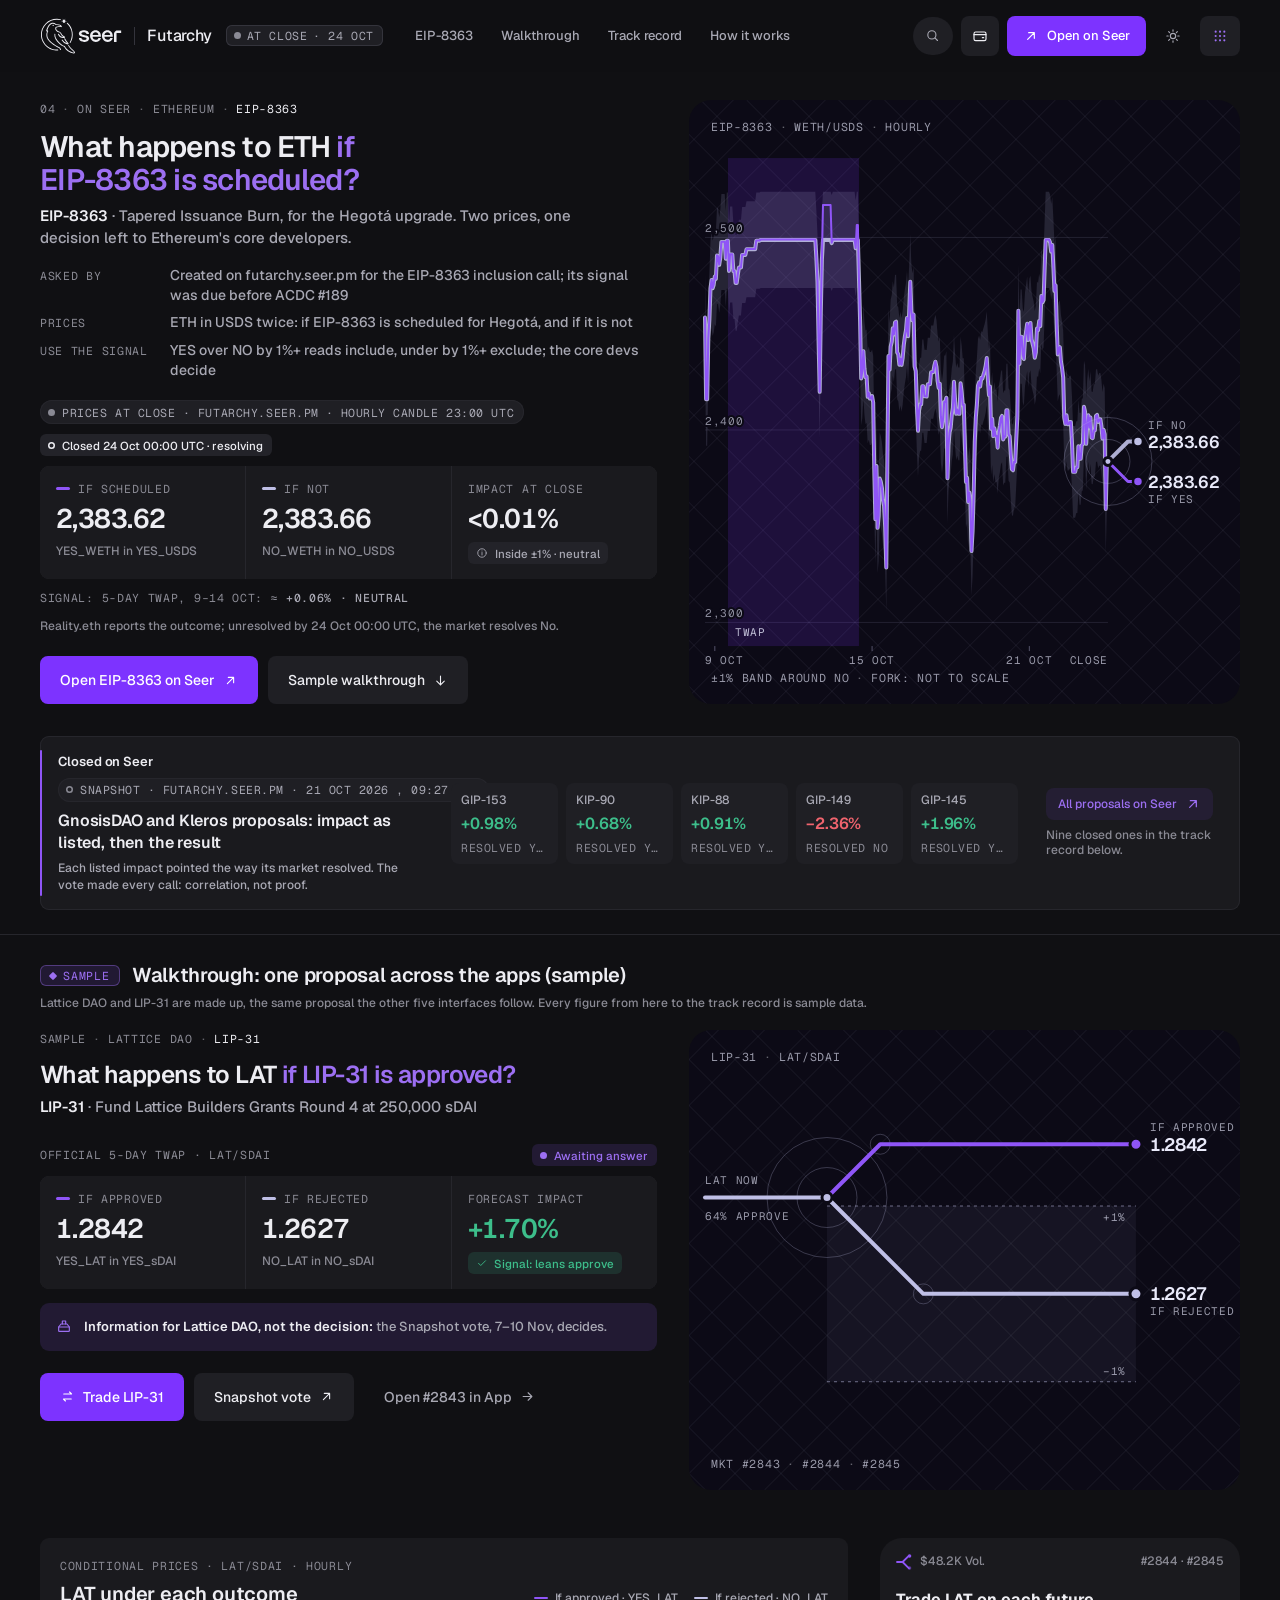
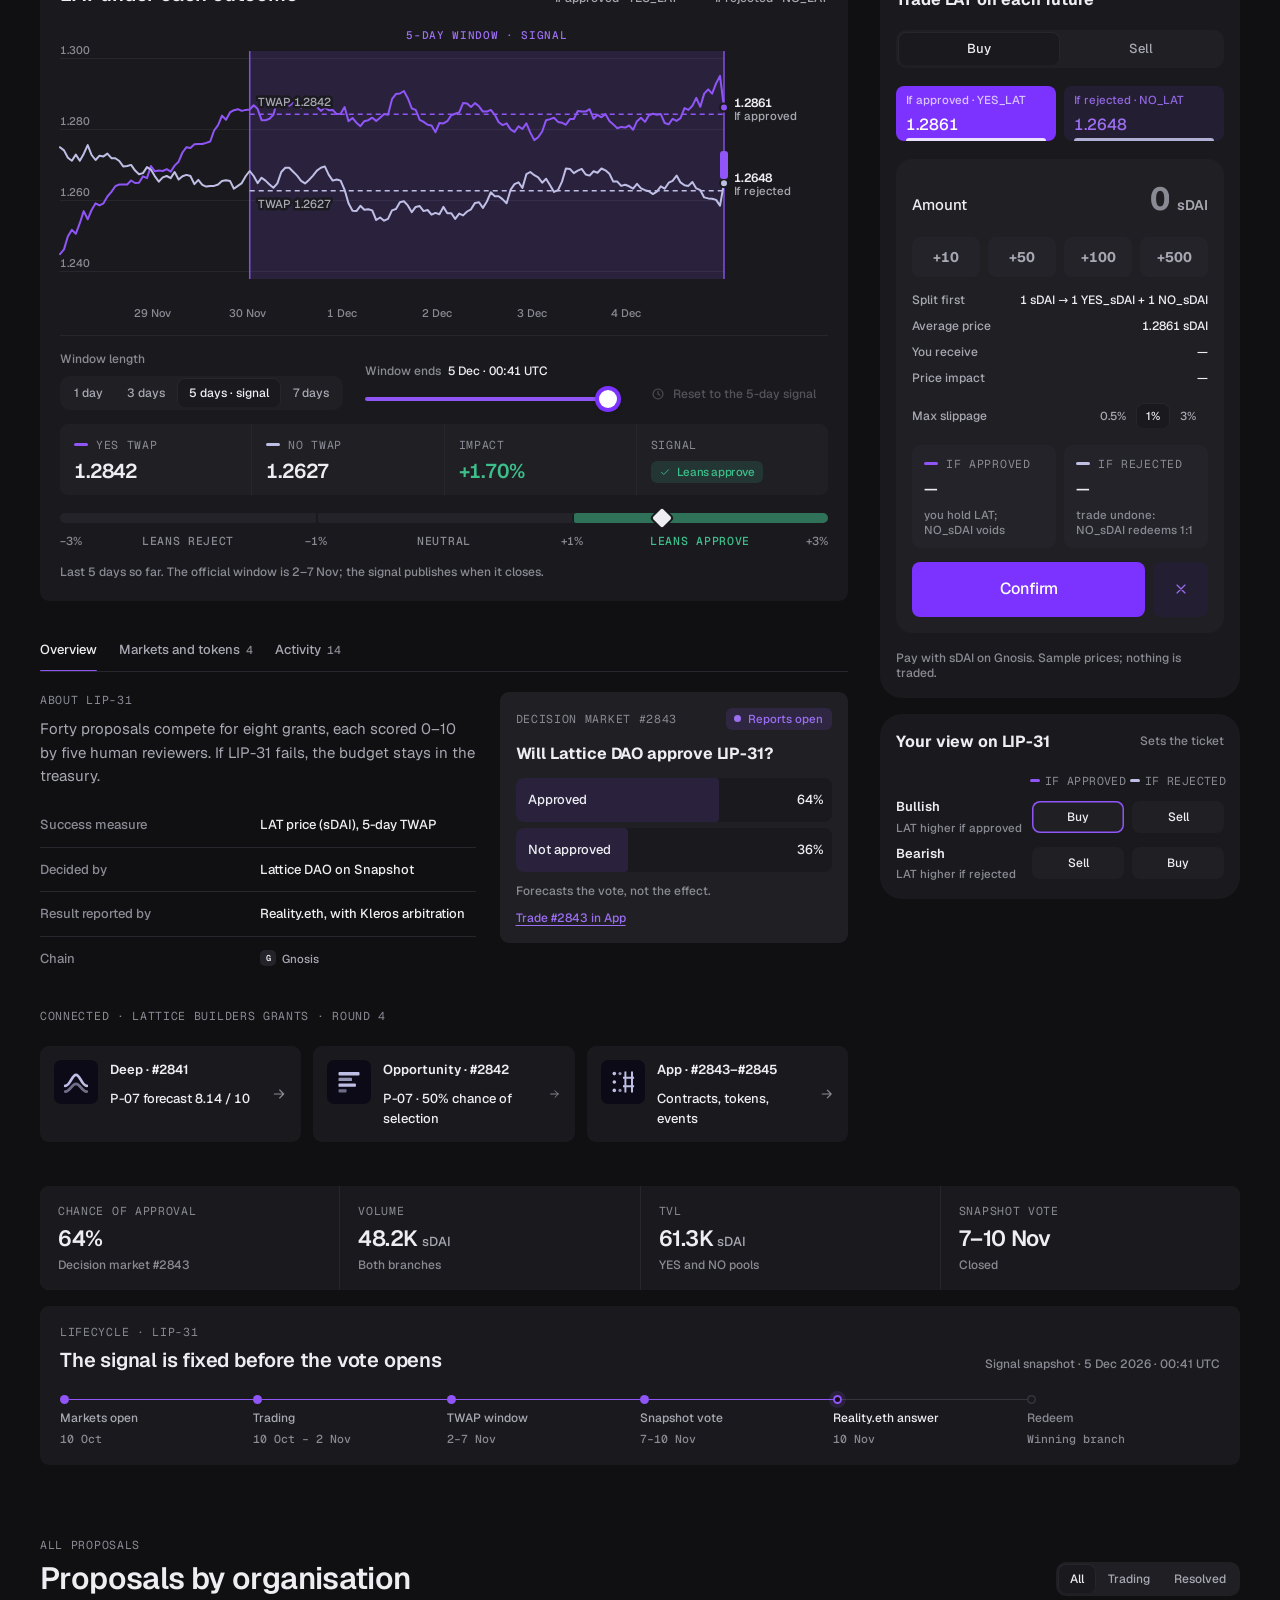
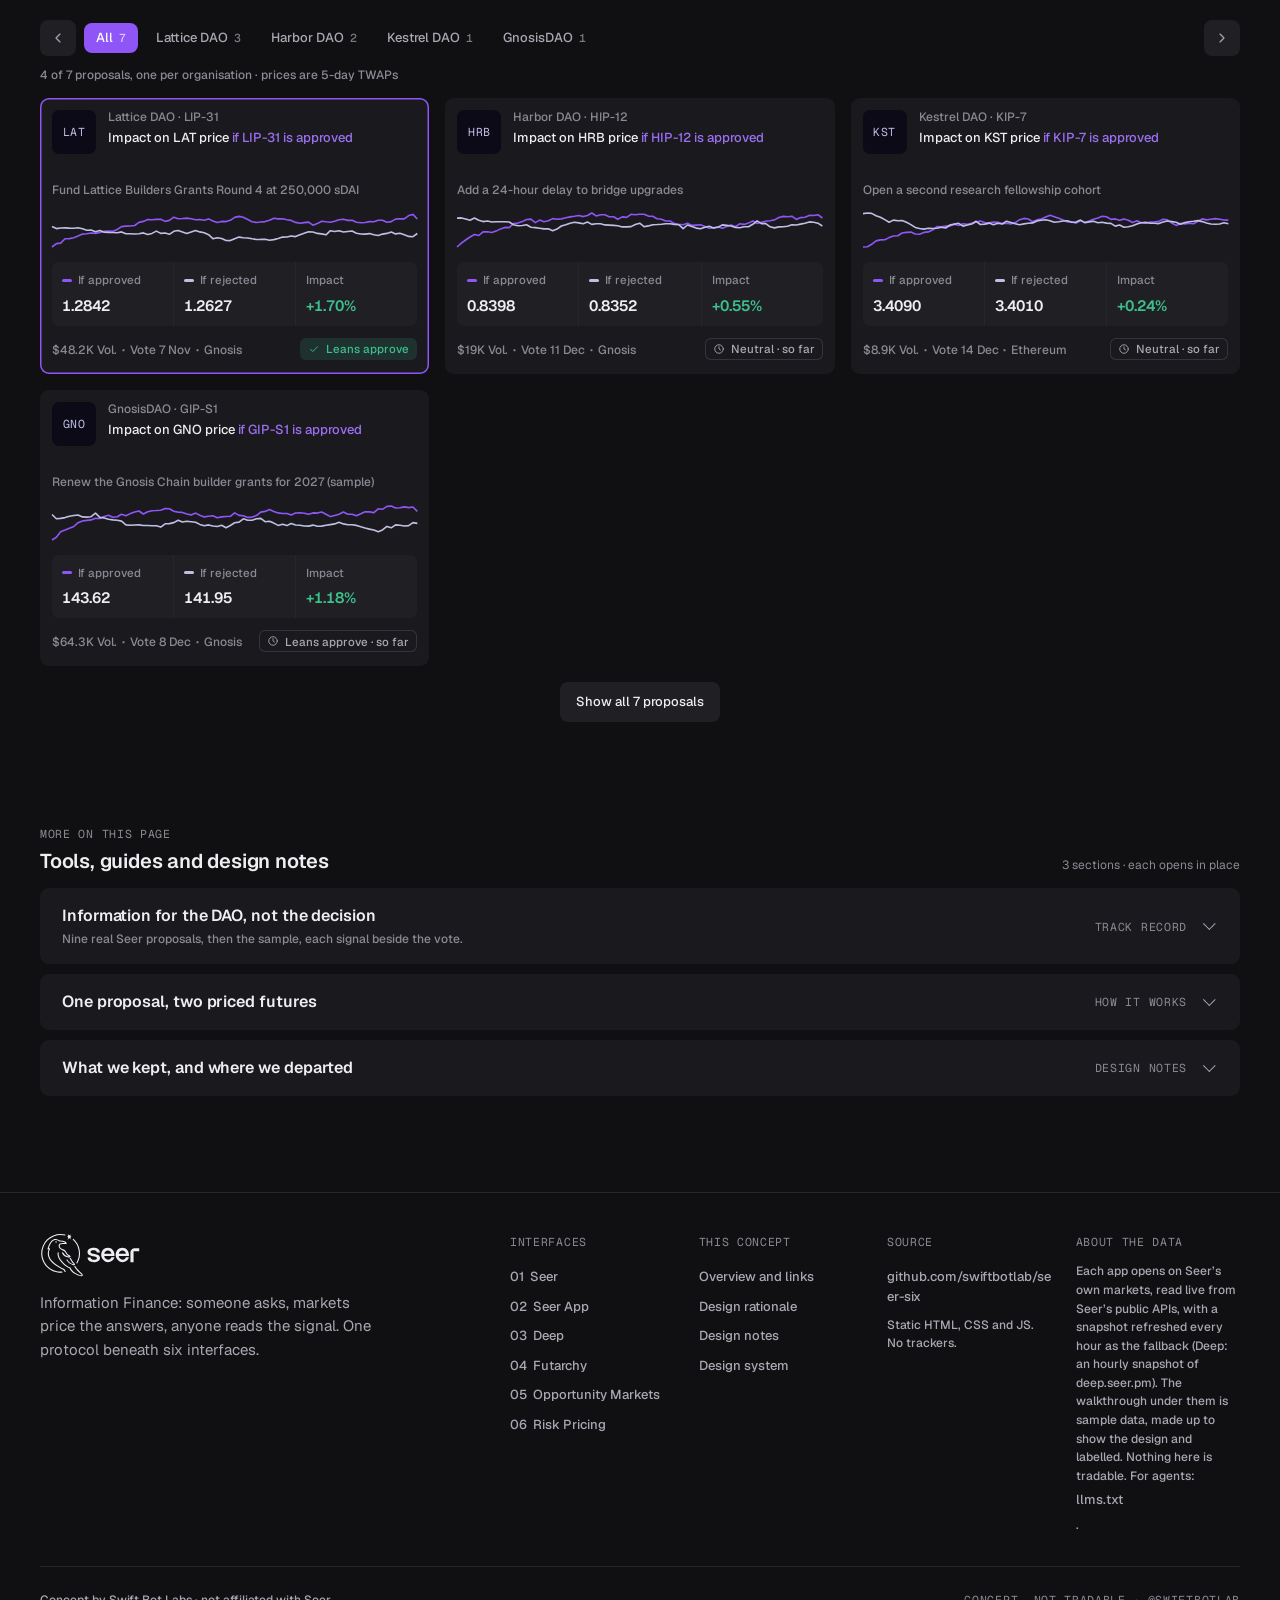
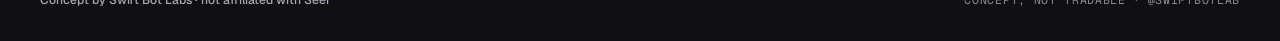
<file: futarchy/index.html>
<!doctype html>
<html lang="en" data-theme="dark">
<head>
<meta charset="utf-8">
<meta name="viewport" content="width=device-width, initial-scale=1">
<meta http-equiv="Content-Security-Policy" content="default-src 'self'; script-src 'self' 'unsafe-inline'; style-src 'self' 'unsafe-inline'; img-src 'self' data:; font-src 'self'; connect-src https://api.futarchy.seer.pm; object-src 'none'; base-uri 'none'; form-action 'none'">
<title>Futarchy · Conditional markets (concept)</title>
<meta name="description" content="What happens to the metric if a proposal passes, and if it doesn't? Opens on EIP-8363, a real futarchy market on futarchy.seer.pm read live from Seer: ETH priced if the EIP is scheduled and if not, a signal for the decision rather than the decision. A sample proposal walks through the tools below. Concept by Swift Bot Labs, not affiliated with Seer.">
<link rel="icon" href="../assets/brand/favicon.svg" type="image/svg+xml">
<script>/* preload the three latin font files over http(s) only: file:// previews refuse crossorigin font fetches */
if(location.protocol!=="file:")["geist-latin","geist-mono-latin"].forEach(function(n){var l=document.createElement("link");l.rel="preload";l.as="font";l.type="font/woff2";l.crossOrigin="anonymous";l.href="../assets/fonts/"+n+".woff2";document.head.appendChild(l)});</script>
<link rel="preload" href="../assets/sample-data.js" as="script">
<link rel="preload" href="../assets/ui.js" as="script">
<meta property="og:type" content="website">
<meta property="og:site_name" content="Seer concept by Swift Bot Labs">
<meta property="og:title" content="Futarchy · Conditional markets (concept)">
<meta property="og:description" content="What happens to the metric if a proposal passes, and if it doesn't? Opens on EIP-8363, a real futarchy market on futarchy.seer.pm read live from Seer: ETH priced if the EIP is scheduled and if not, a signal for the decision rather than the decision. A sample proposal walks through the tools below. Concept by Swift Bot Labs, not affiliated with Seer.">
<meta property="og:url" content="https://swiftbotlab.github.io/seer-six/futarchy/">
<meta property="og:image" content="https://swiftbotlab.github.io/seer-six/assets/og/futarchy.png">
<meta property="og:image:width" content="1200">
<meta property="og:image:height" content="630">
<meta property="og:image:alt" content="Futarchy · Conditional markets (concept): its first screen, opening on real Seer data, beside its headline">
<meta name="twitter:card" content="summary_large_image">
<meta name="twitter:site" content="@swiftbotlab">
<meta name="twitter:title" content="Futarchy · Conditional markets (concept)">
<meta name="twitter:description" content="What happens to the metric if a proposal passes, and if it doesn't? Opens on EIP-8363, a real futarchy market on futarchy.seer.pm read live from Seer: ETH priced if the EIP is scheduled and if not, a signal for the decision rather than the decision. A sample proposal walks through the tools below. Concept by Swift Bot Labs, not affiliated with Seer.">
<meta name="twitter:image" content="https://swiftbotlab.github.io/seer-six/assets/og/futarchy.png">
<script>try{var t=/[?&]theme=(light|dark)/.exec(location.search);t=(t&&t[1])||localStorage.getItem("seer-theme");if(t!=="light")t="dark";document.documentElement.setAttribute("data-theme",t)}catch(e){}</script>
<link rel="stylesheet" href="../assets/system.css">
<link rel="stylesheet" href="page.css">
</head>
<body data-app="futarchy">
<script>window.SEER_PAGE = { nav: [["EIP-8363", "#top"], ["Walkthrough", "#walkthrough"], ["Track record", "#record"], ["How it works", "#how"]], search: "Search proposals", cta: ["Open on Seer", "https://futarchy.seer.pm/markets/0x0d78b95fca9f3e1b588271a330b0d6f731ec38aa", "external"] };</script>
<script src="../assets/shell.js"></script>
<script src="eip8363-data.js"></script>
<script>/* the header says where the top of this page comes from (the shell's badge says "Sample data"; the hero is a real market):
   eip8363.js keeps this chip in step with the hero, Live or Snapshot. The header CTA opens the real market on Seer. */
(function(){var b=document.querySelector(".s-lockup__sample");if(b){var c=document.createElement("span"),x=window.FT_EIP8363,d=x&&typeof x.at==="number"?new Date(x.at):null,w=d?d.getUTCDate()+" "+["Jan","Feb","Mar","Apr","May","Jun","Jul","Aug","Sep","Oct","Nov","Dec"][d.getUTCMonth()]:"";c.className="s-src s-lockup__src ft-hsrc";c.id="ft-hsrc";c.setAttribute("data-state","loading");c.setAttribute("role","note");c.title="Top of this page: EIP-8363, a real market on futarchy.seer.pm, read live from Seer's public candles API (a dated snapshot if it does not answer). The walkthrough below it is sample data.";c.innerHTML='<i aria-hidden="true"></i><span class="ft-hsrc__k">Snapshot</span><span class="ft-hsrc__when"></span>';c.lastChild.textContent=w?" · "+w:"";b.parentNode.replaceChild(c,b)}var a=document.querySelector('.s-header__end a.s-btn[href^="https://futarchy.seer.pm/"]');if(a){a.target="_blank";a.rel="noopener";a.setAttribute("aria-label","Open EIP-8363 on Seer (new tab)")}})();</script>
<main id="main" class="s-main">

  <!-- 1. Hero: EIP-8363, a REAL futarchy market on futarchy.seer.pm. eip8363.js reads both conditional pools live from Seer's
       candles API (numbers only, validated) and falls back to the dated snapshot in eip8363-data.js; the values below are
       that snapshot, so the page reads right without scripts. -->
  <section class="ft-hero ft-real" id="top" aria-labelledby="ft-title">
    <div class="s-container ft-hero__grid">
      <div class="ft-hero__copy" id="ft-real" aria-busy="true">
        <div class="s-hero__kicker s-specs ft-kicker"><span>04</span><span>On Seer</span><span class="s-hide-sm">Ethereum</span><span><b>EIP-8363</b></span></div>
        <h1 class="ft-title" id="ft-title">What happens to ETH <span class="t-accent">if <span class="u-nowrap">EIP-8363</span> is scheduled?</span></h1>
        <p class="ft-subtitle"><b>EIP-8363</b> · Tapered Issuance Burn, for the Hegotá upgrade<span class="s-hide-sm">. Two prices, one decision left to Ethereum&#x27;s core developers</span>.</p>
        <!-- Who asks, what is priced, how to use it: from the market's own text on futarchy.seer.pm (read 21 Oct 2026): its TWAP
             window ends "before ACDC #189 (Oct 15) so the market recommendation is available ahead of the Scheduled-for-Inclusion
             decision"; "include if YES > NO by more than 1%, exclude if NO > YES by more than 1%, neutral within the band" -->
        <dl class="qa-ask">
          <div><dt>Asked by</dt><dd>Created on futarchy.seer.pm for the <span class="u-nowrap">EIP-8363</span> inclusion call; its signal was due before <span class="u-nowrap">ACDC #189</span></dd></div>
          <div><dt>Prices</dt><dd>ETH in USDS twice: if <span class="u-nowrap">EIP-8363</span> is scheduled for Hegotá, and if it is not</dd></div>
          <div><dt>Use the signal</dt><dd>YES over NO by 1%+ reads include, under by 1%+ exclude; the core devs decide</dd></div>
        </dl>
        <div class="ft-signal">
          <div class="ft-signal__head">
            <span class="s-src" id="ft-real-src" data-state="loading"><i aria-hidden="true"></i>Snapshot<span class="s-hide-sm"> · futarchy.seer.pm</span> · 21 Oct 2026, 16:47 UTC</span>
            <span class="s-state" id="ft-real-state" data-state="open">Trading until 24 Oct</span>
          </div>
          <div class="ft-signal__grid">
            <div class="ft-cell"><span class="ft-cell__label"><i class="ft-key" aria-hidden="true"></i>If scheduled</span><span class="ft-cell__value t-num" id="ft-real-y">2,498.89</span><span class="ft-cell__sub">YES_WETH in YES_USDS</span></div>
            <div class="ft-cell"><span class="ft-cell__label"><i class="ft-key ft-key--no" aria-hidden="true"></i>If not</span><span class="ft-cell__value t-num" id="ft-real-n">2,498.75</span><span class="ft-cell__sub">NO_WETH in NO_USDS</span></div>
            <div class="ft-cell"><span class="ft-cell__label" id="ft-real-gap-l">Impact (spot)</span><span class="ft-cell__value t-num" id="ft-real-gap">&lt;0.01%</span><span class="ft-cell__sub"><span class="s-tag ft-rec" id="ft-real-rec"><svg width="12" height="12" viewBox="0 0 24 24" fill="none" stroke="currentColor" stroke-width="1.75" stroke-linecap="round" stroke-linejoin="round" aria-hidden="true"><circle cx="12" cy="12" r="8.5"/><path d="M12 11v5M12 8h.01"/></svg>Inside ±1% · neutral</span></span></div>
          </div>
          <p class="ft-prov ft-real__twap" id="ft-real-twap"><span class="s-hide-sm">Signal: </span>5-day TWAP, 9–14 Oct: <b>≈ +0.06% · neutral</b></p>
        </div>
        <p class="t-meta ft-real__res s-hide-sm">Reality.eth reports the outcome; unresolved by 24 Oct 00:00 UTC, the market resolves No.</p>
        <div class="s-hero__actions ft-actions">
          <a class="s-btn" href="https://futarchy.seer.pm/markets/0x0d78b95fca9f3e1b588271a330b0d6f731ec38aa" rel="noopener" target="_blank"><span>Open <span class="s-hide-sm">EIP-8363 </span>on Seer</span><svg width="14" height="14" viewBox="0 0 24 24" fill="none" stroke="currentColor" stroke-width="1.75" stroke-linecap="round" stroke-linejoin="round" aria-hidden="true"><path d="M7 17 17 7M8.5 7H17v8.5"/></svg></a>
          <a class="s-btn s-btn--ghost" href="#walkthrough"><span><span class="s-hide-sm">Sample w</span><span class="ft-sm-only">W</span>alkthrough</span><svg width="14" height="14" viewBox="0 0 24 24" fill="none" stroke="currentColor" stroke-width="1.75" stroke-linecap="round" stroke-linejoin="round" aria-hidden="true"><path d="M12 5v14M6 13l6 6 6-6"/></svg></a>
        </div>
      </div>
      <figure class="s-poster ft-poster ft-rposter" id="ft-rposter">
        <div class="ft-poster__art" id="ft-rp-art"></div>
        <div class="ft-poster__top"><div class="s-specs"><span>EIP-8363</span><span>WETH/USDS</span><span>Hourly<span class="ft-rp-opt"> since 8 Oct</span></span></div></div>
        <figcaption class="ft-poster__foot"><div class="s-specs"><span>±1% band around NO</span><span>Fork: not to scale</span><span class="ft-rp-opt">Shaded: TWAP window</span><span class="ft-rp-opt">Ethereum</span></div></figcaption>
      </figure>
      <!-- Closed on Seer: real futarchy proposals, a dated snapshot of futarchy.seer.pm (21 Oct 2026, 09:27 UTC), each verified on its market page -->
      <div class="ft-onseer">
        <aside class="s-onseer" id="ft-onseer" aria-labelledby="ft-onseer-t">
          <div class="s-onseer__l">
            <div class="s-onseer__k"><b>Closed on Seer</b><span class="s-src" data-state="snapshot"><i aria-hidden="true"></i>Snapshot<span class="s-hide-sm"> · futarchy.seer.pm</span> · 21 Oct<span class="s-hide-sm"> 2026</span>, 09:27 UTC</span></div>
            <h2 class="s-onseer__t" id="ft-onseer-t">GnosisDAO and Kleros proposals: impact as listed, then the result</h2>
            <p class="s-onseer__m">Each listed impact pointed the way its market resolved<span class="s-hide-sm">. The vote made every call: correlation, not proof</span>.</p>
          </div>
          <ul class="s-onseer__cells" style="--n:5" aria-label="Closed futarchy proposals on Seer">
            <li><a class="s-onseer__c is-pos" href="https://futarchy.seer.pm/markets/0x4120de9931fd29c8a6effea4df57a7c8760c1677" rel="noopener" target="_blank" aria-label="GIP-153: impact +0.98%, resolved yes, approved (opens on Seer)"><span title="GIP-153">GIP-153</span><b>+0.98%</b><small><span class="s-hide-sm">Resolved </span>yes</small></a></li>
            <li><a class="s-onseer__c is-pos" href="https://futarchy.seer.pm/markets/0x84412fe9d088c1d8dd676a7be9a3d5d0291ab1cf" rel="noopener" target="_blank" aria-label="KIP-90: impact +0.68%, resolved yes, approved (opens on Seer)"><span title="KIP-90">KIP-90</span><b>+0.68%</b><small><span class="s-hide-sm">Resolved </span>yes</small></a></li>
            <li><a class="s-onseer__c is-pos" href="https://futarchy.seer.pm/markets/0x0cae5e6f520e52e3d6a93c856bb6dbf7781f2e31" rel="noopener" target="_blank" aria-label="KIP-88: impact +0.91%, resolved yes, approved (opens on Seer)"><span title="KIP-88">KIP-88</span><b>+0.91%</b><small><span class="s-hide-sm">Resolved </span>yes</small></a></li>
            <li><a class="s-onseer__c is-neg" href="https://futarchy.seer.pm/markets/0x47c80f5f701ebc5f25cab64e660f0577890729c2" rel="noopener" target="_blank" aria-label="GIP-149: impact minus 2.36%, resolved no, rejected (opens on Seer)"><span title="GIP-149">GIP-149</span><b>−2.36%</b><small><span class="s-hide-sm">Resolved </span>no</small></a></li>
            <li><a class="s-onseer__c is-pos" href="https://futarchy.seer.pm/markets/0x45e1064348fd8a407d6d1f59fc64b05f633b28fc" rel="noopener" target="_blank" aria-label="GIP-145: impact +1.96%, resolved yes, approved (opens on Seer)"><span title="GIP-145">GIP-145</span><b>+1.96%</b><small><span class="s-hide-sm">Resolved </span>yes</small></a></li>
          </ul>
          <div class="s-onseer__end">
            <a class="s-btn s-btn--sm s-btn--secondary" href="https://futarchy.seer.pm/" rel="noopener" target="_blank">All proposals on Seer <svg width="13" height="13" viewBox="0 0 24 24" fill="none" stroke="currentColor" stroke-width="1.9" stroke-linecap="round" stroke-linejoin="round" aria-hidden="true"><path d="M7 17 17 7M8 7h9v9"/></svg></a>
            <span class="t-meta s-hide-sm">Nine closed ones in the track record below.</span>
          </div>
        </aside>
      </div>
    </div>
  </section>

  <!-- 1b. Walkthrough: the SAMPLE proposal (Lattice DAO, LIP-31) the other five interfaces follow; page.js renders it -->
  <section class="ft-hero ft-walk" id="walkthrough" aria-labelledby="ft-walk-title">
    <div class="s-container">
      <div class="ft-walk__head">
        <span class="s-sample"><span>Sample</span></span>
        <h2 class="ft-walk__t" id="ft-walk-title">Walkthrough: one proposal across the apps (sample)</h2>
        <p class="t-meta ft-walk__m">Lattice DAO and LIP-31 are made up<span class="s-hide-sm">, the same proposal the other five interfaces follow</span>. Every figure from here to the track record is sample data.</p>
      </div>
    </div>
    <div class="s-container ft-hero__grid">
      <div class="ft-hero__copy" id="ft-hero-copy"></div>
      <figure class="s-poster ft-poster" id="ft-poster">
        <div class="ft-poster__art" id="ft-poster-art"></div>
        <div class="ft-poster__top" id="ft-poster-top"></div>
        <figcaption class="ft-poster__foot" id="ft-poster-foot"></figcaption>
      </figure>
    </div>
  </section>

  <!-- 2. Prices, TWAP window, details + ticket: the trading tools, right under the proposal -->
  <section class="s-section--tight" aria-label="Prices and trading (sample)">
    <div class="s-container ft-split">
      <article class="s-card ft-chartcard" aria-labelledby="ft-chart-title">
        <header class="ft-chartcard__head" id="ft-chart-head"></header>
        <div id="ft-chart"></div>
        <details class="s-details ft-fold" data-fold="sm">
          <summary><span class="ft-fold__t"><b>Try another TWAP window</b><small>1, 3, 5 or 7 days · the signal uses 5</small></span></summary>
          <div class="ft-scrub" id="ft-scrub"></div>
        </details>
      </article>
      <div class="ft-details">
        <div id="ft-tabs"></div>
        <div class="ft-pane" id="ft-pane"></div>
      </div>
      <aside class="ft-rail" aria-label="Trade">
        <div id="ft-ticket-box"></div>
        <div id="ft-view-box"></div>
      </aside>
    </div>
  </section>

  <!-- 3b. Key figures + lifecycle (after the trading tools) -->
  <section class="ft-figures" aria-label="Key figures and lifecycle">
    <div class="s-container">
      <div class="s-stats ft-stats" id="ft-stats"></div>
      <details class="s-details ft-fold ft-fold--life" data-fold="sm">
        <summary><span class="ft-fold__t"><b>Lifecycle: the signal is fixed before the vote</b><small>Markets open, trading, TWAP window, vote, answer, redeem</small></span></summary>
        <div class="s-card ft-life" id="ft-life"></div>
      </details>
    </div>
  </section>

  <!-- 4. All proposals -->
  <section class="s-section" id="proposals" aria-labelledby="ft-proposals-title">
    <div class="s-container">
      <div class="s-section-head">
        <div><span class="s-spec">All proposals</span><h2 class="t-h2" id="ft-proposals-title">Proposals by organisation</h2></div>
        <div class="s-row ft-listbar" id="ft-status"></div>
      </div>
      <details class="s-details ft-fold ft-fold--list" id="ft-archive" data-fold="sm">
        <summary><span class="ft-fold__t"><b>Browse all proposals</b><small id="ft-archive-n">Every organisation, trading and resolved</small></span></summary>
      <div class="ft-orgs" id="ft-orgs"></div>
      <p class="t-meta ft-count" id="ft-count" aria-live="polite"></p>
      <div class="s-grid s-grid--cards ft-grid" id="ft-grid"></div>
      </details>
    </div>
  </section>

  <!-- More on this page: the long tail, folded. Each row opens in place; a link to its #section opens it too (shell.js). -->
  <section class="s-section--tight s-more" aria-labelledby="ft-more-title">
    <div class="s-container">
      <div class="s-more__head"><div><span class="s-spec">More on this page</span><h2 class="t-h3" id="ft-more-title">Tools, guides and design notes</h2></div><p>3 sections · each opens in place</p></div>
      <details class="s-details s-more__item">
        <summary><span class="s-more__t"><b>Information for the DAO, not the decision</b><small>Nine real Seer proposals, then the sample, each signal beside the vote.</small></span><span class="s-more__k">Track record</span></summary>
      <!-- 5. Information, not the decision + track record -->
      <section class="s-section ft-record" id="record" aria-labelledby="ft-record-title">
        <div class="s-container">
          <div class="s-section-head">
            <div><span class="s-spec">Track record</span><h2 class="t-h2" id="ft-record-title">Information for the DAO, not the decision</h2></div>
          </div>
          <div class="ft-record__grid">
            <ol class="ft-roles" id="ft-roles"></ol>
            <div class="ft-record__table">
              <div id="ft-record-table"></div>
              <p class="t-meta ft-record__note">The signal is published when the TWAP window closes, before the vote opens. In LIP-30 the market was neutral and Lattice DAO approved anyway: the market informs, the vote decides.</p>
            </div>
          </div>
        </div>
      </section>
      </details>
      <details class="s-details s-more__item">
        <summary><span class="s-more__t"><b>One proposal, two priced futures</b></span><span class="s-more__k">How it works</span></summary>
      <!-- 6. How it works -->
      <section class="s-section" id="how" aria-labelledby="ft-how-title">
        <div class="s-container">
          <div class="s-section-head">
            <div><span class="s-spec">How it works</span><h2 class="t-h2" id="ft-how-title">One proposal, two priced futures</h2></div>
          </div>
          <div class="s-grid ft-how" style="--cols:4" id="ft-how"></div>
        </div>
      </section>
      </details>
      <details class="s-details s-more__item">
        <summary><span class="s-more__t"><b>What we kept, and where we departed</b></span><span class="s-more__k">Design notes</span></summary>
      <!-- 7. Design notes -->
      <section class="s-section ft-notes" id="notes" aria-labelledby="ft-notes-title">
        <div class="s-container">
          <div class="s-section-head">
            <div><span class="s-spec">Design notes · 04 Futarchy</span><h2 class="t-h2" id="ft-notes-title">What we kept, and where we departed</h2></div>
            <a class="s-btn s-btn--ghost" href="../rationale/">Design rationale</a>
          </div>
                <div class="ft-notes__grid">
            <div class="s-card s-card--pad">
              <h3 class="t-h3">Kept from the Electric Foundation kit</h3>
              <ul class="ft-list">
                <li>The kit's dark and light UI tokens, violet <span class="t-mono">#7D33FF</span> for primary actions, and the secondary violet tint for the second choice.</li>
                <li>Bet-slip geometry: 22px panel, 16px padding, 18px gap, two price tiles, a Bold 32 amount, + chips, Confirm and a clear button.</li>
                <li>Medium 13 for UI, Medium 12 for meta, Bold 16/24 for titles, and mono spec labels for market metadata.</li>
                <li>The EF logo sheet's 45° construction lines and circles behind the fork at the top. The header carries Seer's current logo, the primary mark (see the <a class="s-link" href="../rationale/#logo">design rationale</a>).</li>
              </ul>
            </div>
            <div class="s-card s-card--pad">
              <h3 class="t-h3">Departures on this page</h3>
              <ol class="ft-list ft-list--num">
                <li><b>The line runs one to many, left to right</b>, the direction Seer&#x27;s Part II brief asks for. On EIP-8363 both pools&#x27; history runs to today as one line, then forks into its two outcomes; that last split is drawn for legibility, not to scale, and the labels carry the prices.</li>
                <li><b>The fork is a chart.</b> Its two branches end at the real 5-day TWAPs on a true price scale, and the ±1% band around the NO price is drawn in, so the signal reads before any number does.</li>
                <li><b>The serif accent marks the condition</b> (“if … is approved?”), the same clause the live product highlights.</li>
                <li><b>Prices are in conditional sDAI, not cents.</b> Each pool trades YES_LAT against YES_sDAI (and NO_LAT against NO_sDAI), not a probability, so the kit's ¢ tiles carry four-decimal prices and a colour key per branch.</li>
                <li><b>Green and red appear only on the signed impact and the signal label.</b> YES is violet and NO is kit lavender on every chart, as on the other five interfaces.</li>
                <li><b>The ticket shows both futures.</b> A conditional trade is undone in the branch that does not happen, so the slip states what you hold if approved and if rejected.</li>
                <li><b>The window scrubber is exploratory.</b> The official signal always uses the fixed 5-day window; other windows are labelled as yours.</li>
              </ol>
            </div>
          </div>
          <p class="t-meta ft-notes__data">Real: the EIP-8363 market at the top (read live from Seer, a dated snapshot as the fallback) and the closed proposals beside it. Sample data: Lattice, Harbor and Kestrel DAOs are fictional. GIP-S1 is a sample shaped like a GnosisDAO proposal, not a real GIP. LIP-31 is the same proposal the other five interfaces reference.</p>
        </div>
      </section>
      </details>
    </div>
  </section>



</main>
<script src="../assets/sample-data.js"></script>
<script src="../assets/ui.js"></script>
<script src="eip8363.js"></script>
<script src="page.js"></script>
</body>
</html>
</file>
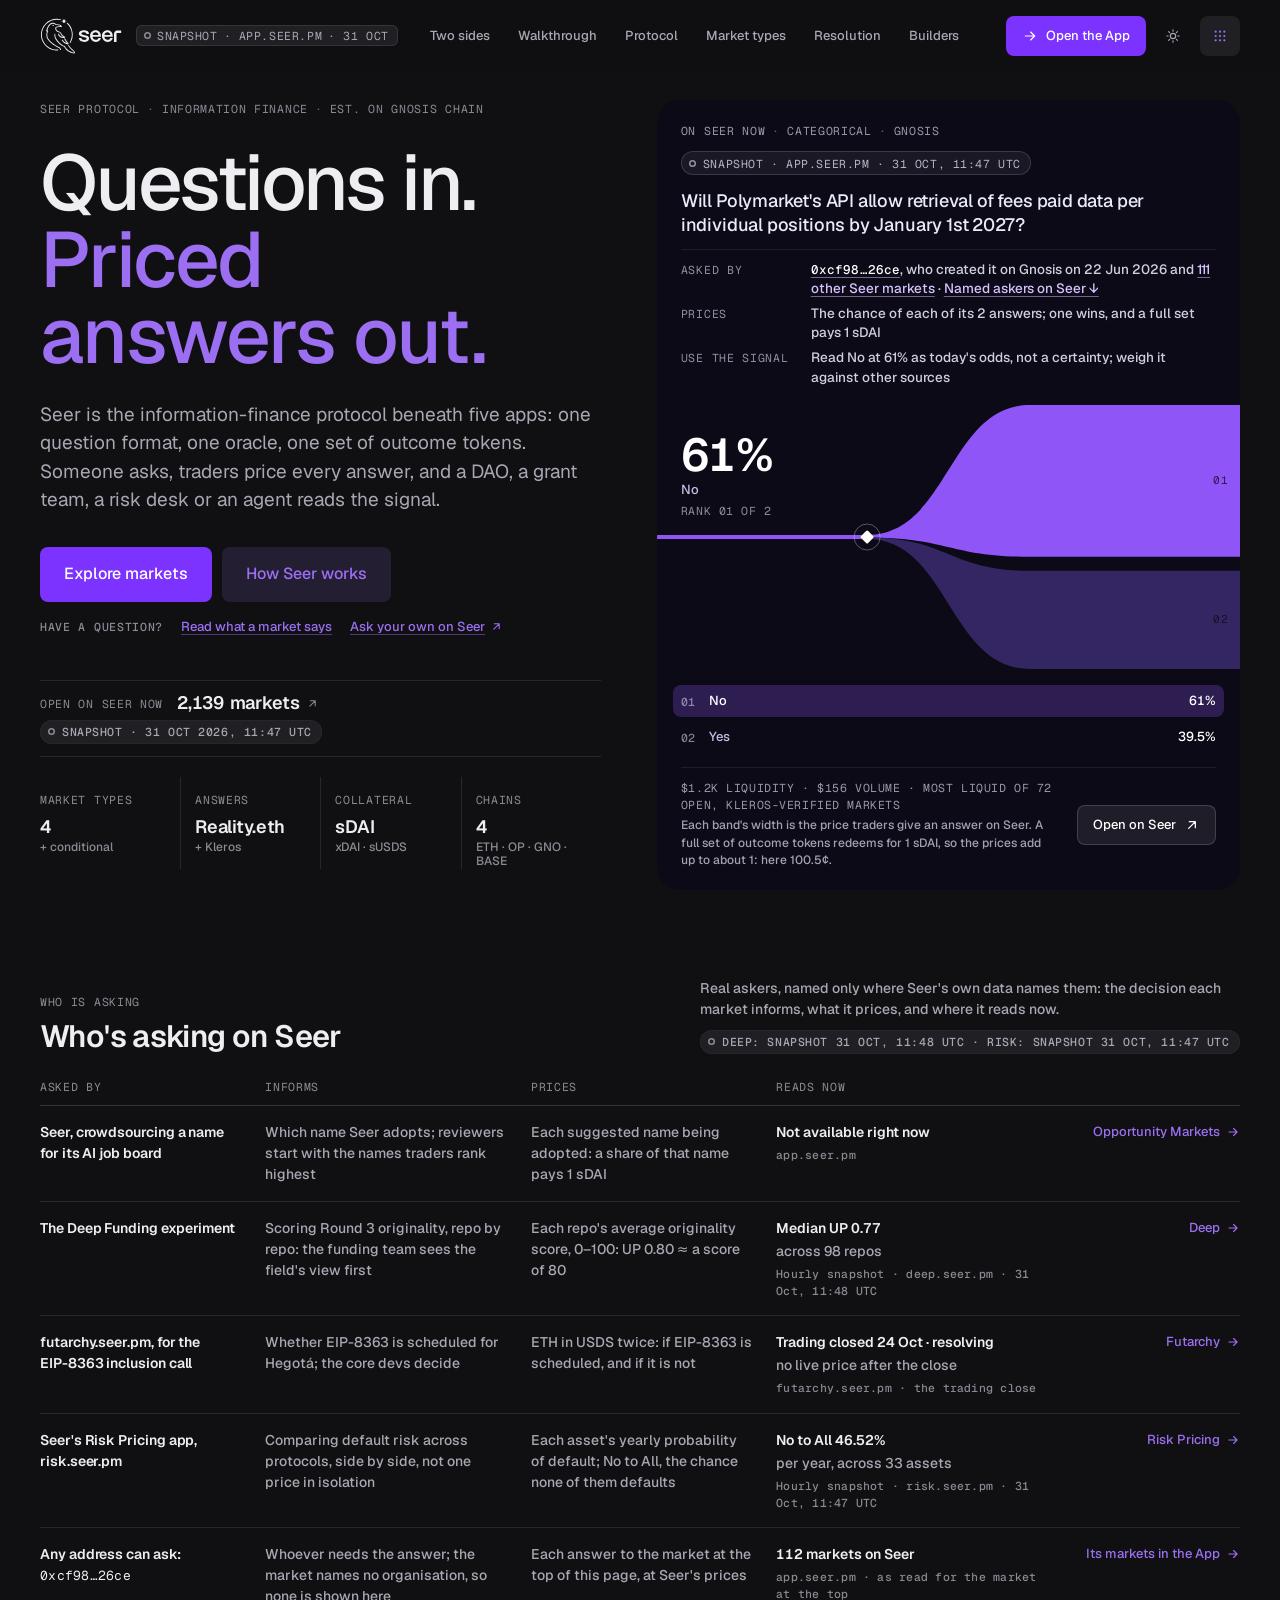
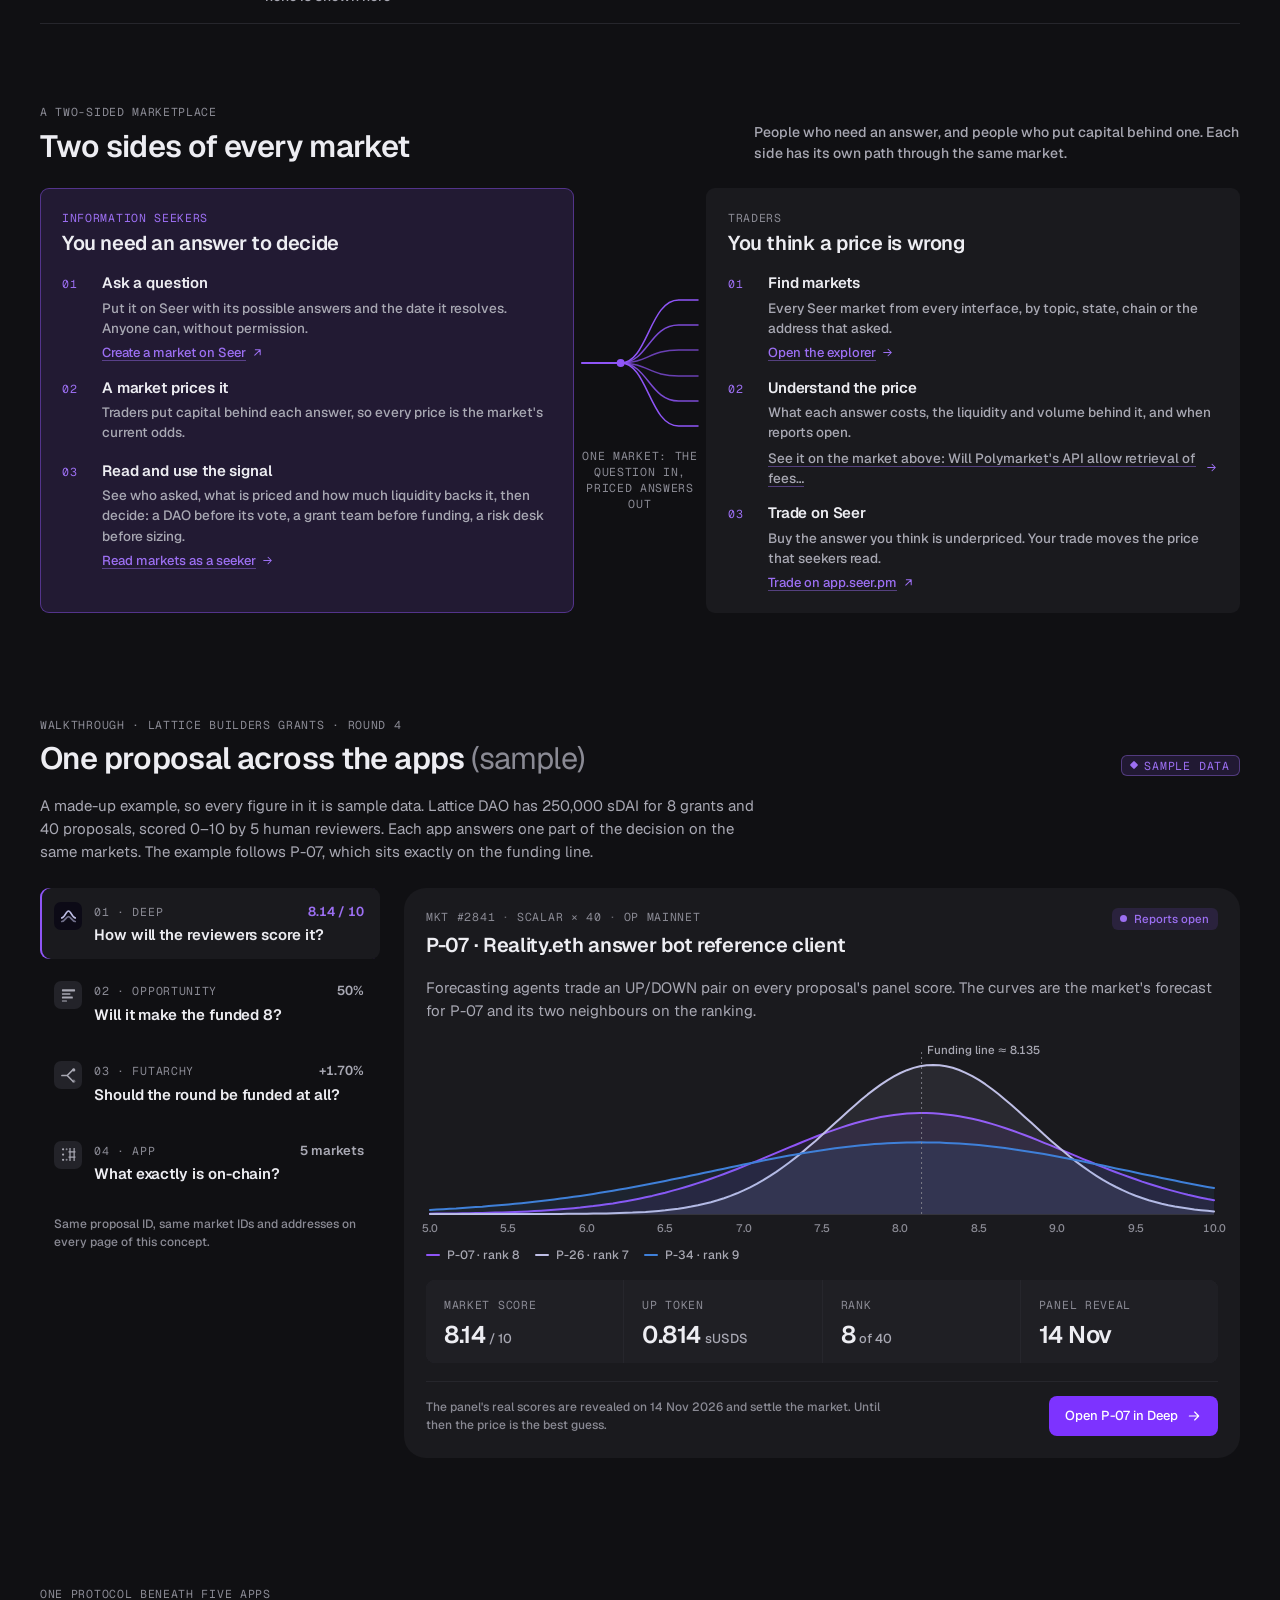
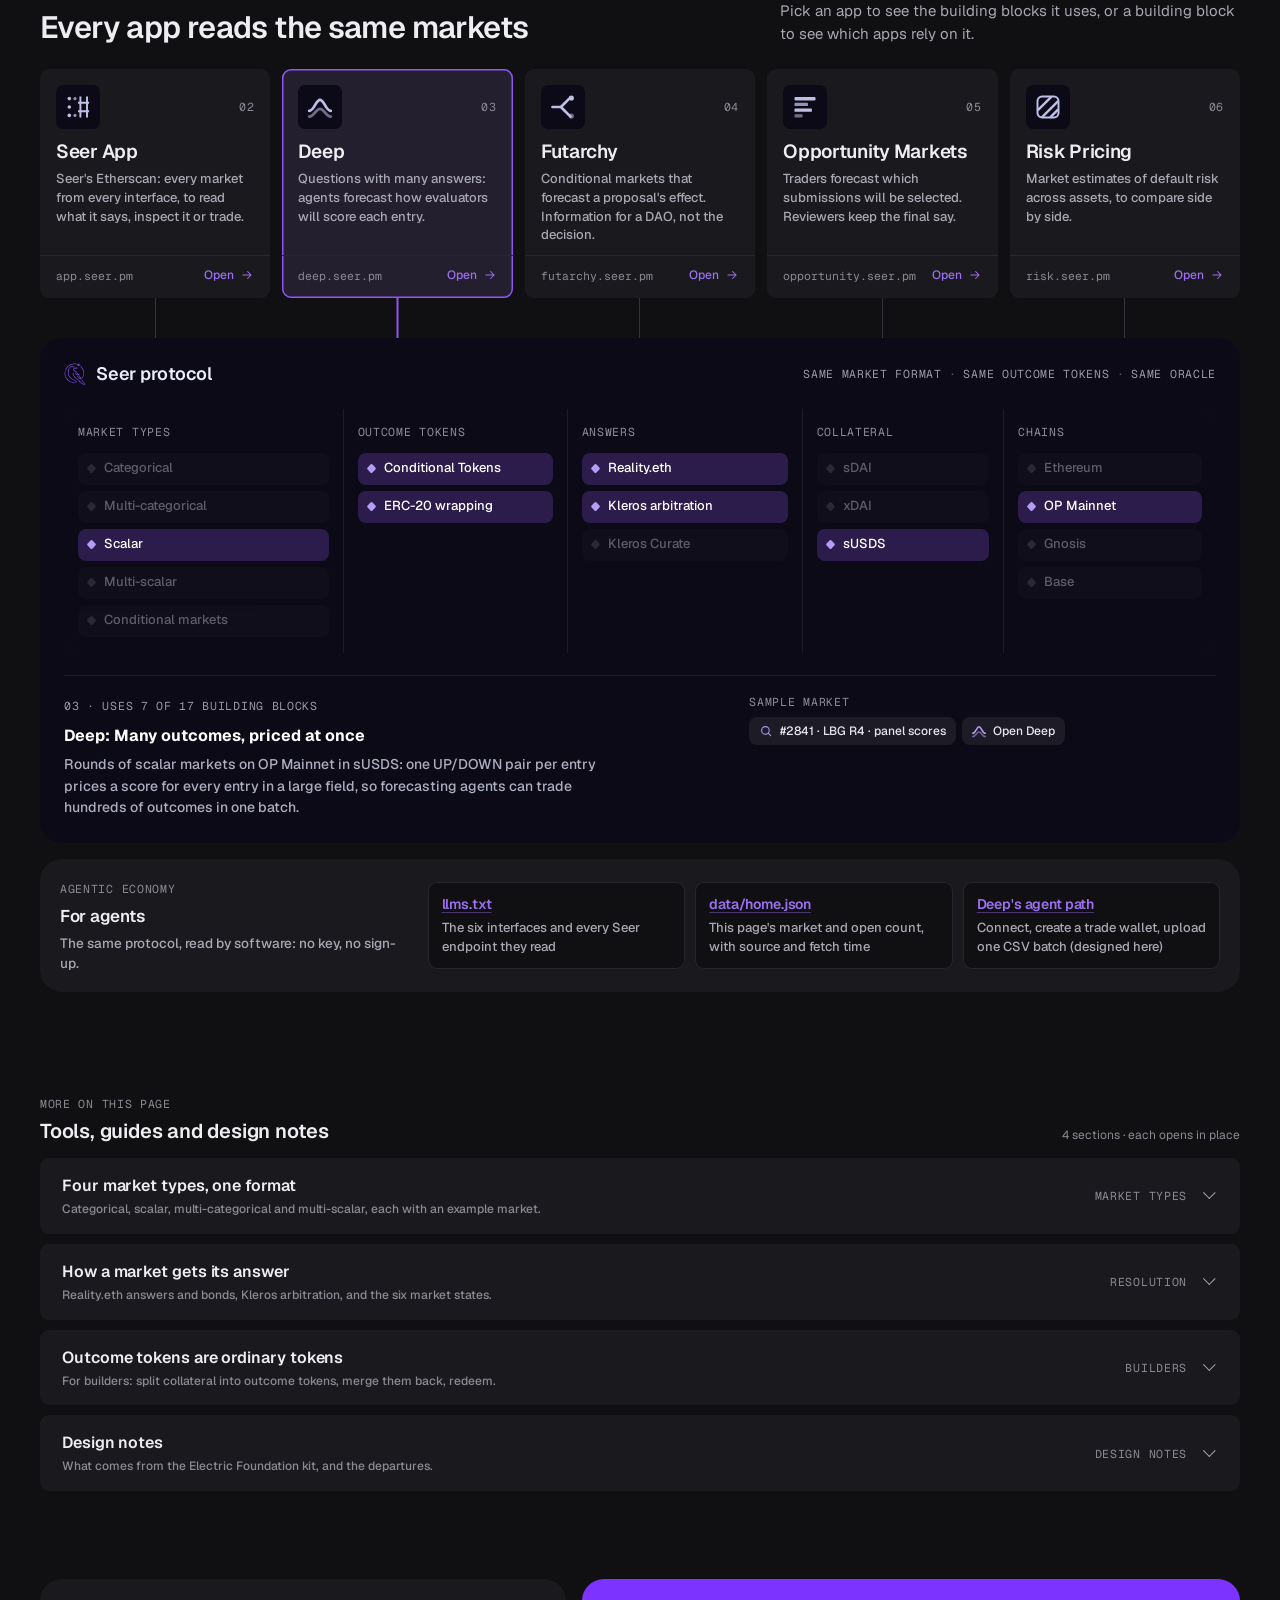
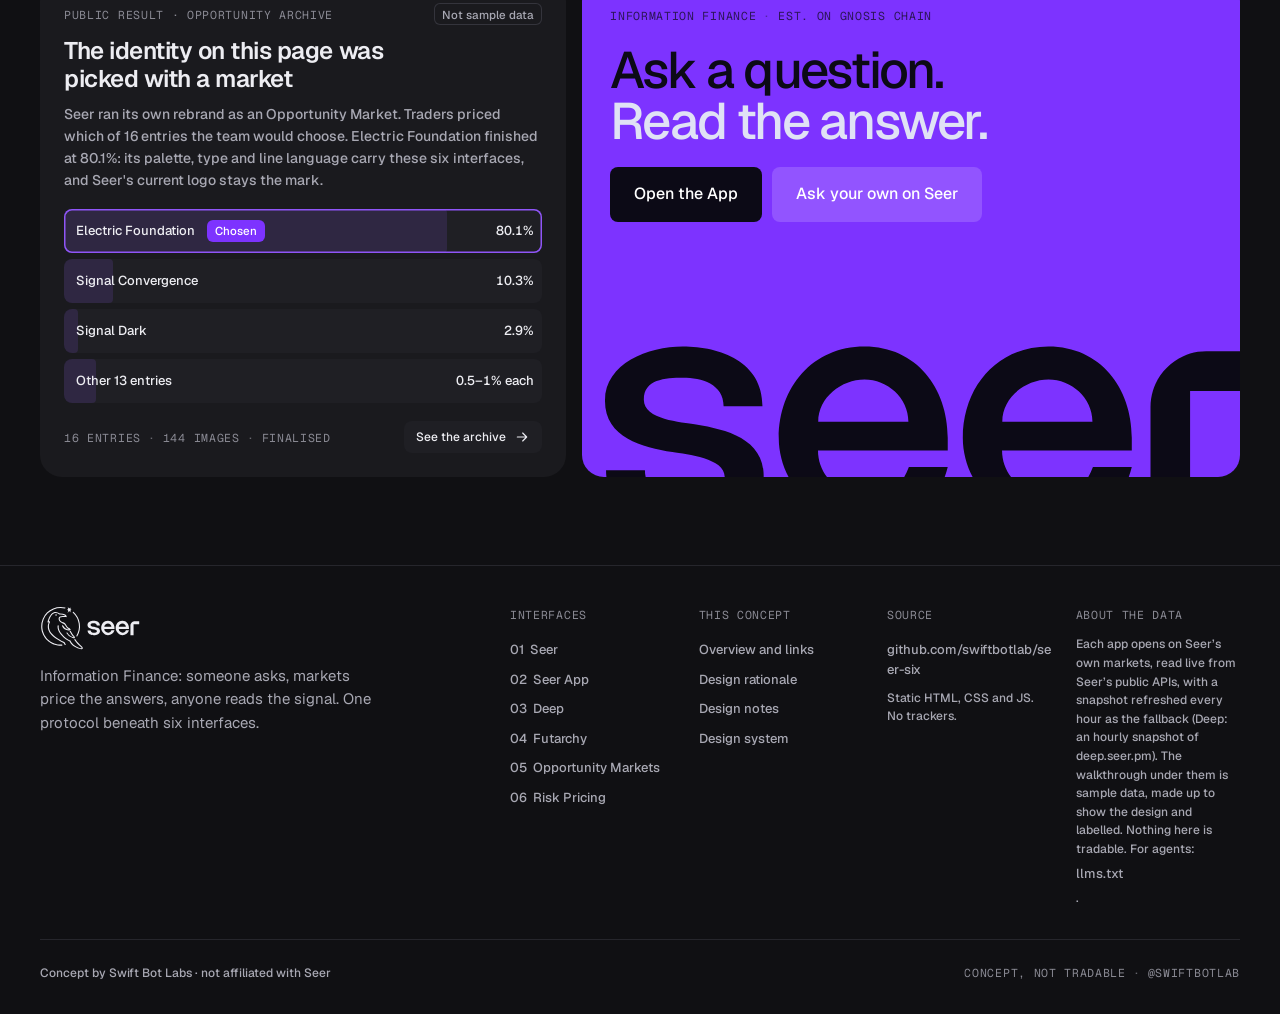
<file: home/index.html>
<!doctype html>
<html lang="en" data-theme="dark">
<head>
<meta charset="utf-8">
<meta name="viewport" content="width=device-width, initial-scale=1">
<meta http-equiv="Content-Security-Policy" content="default-src 'self'; script-src 'self' 'unsafe-inline'; style-src 'self' 'unsafe-inline'; img-src 'self' data:; font-src 'self'; connect-src https://app.seer.pm; object-src 'none'; base-uri 'none'; form-action 'none'">
<title>Seer · Information finance protocol (concept)</title>
<meta name="description" content="Seer is the information-finance protocol beneath five apps: one question format, one oracle and one set of outcome tokens. Someone asks, traders price every answer, anyone reads the signal. Opens on a real Seer market, read live from Seer's public API; the walkthrough is sample data. Concept by Swift Bot Labs, not affiliated with Seer.">
<link rel="icon" href="../assets/brand/favicon.svg" type="image/svg+xml">
<script>/* preload the three latin font files over http(s) only: file:// previews refuse crossorigin font fetches */
if(location.protocol!=="file:")["geist-latin","geist-mono-latin"].forEach(function(n){var l=document.createElement("link");l.rel="preload";l.as="font";l.type="font/woff2";l.crossOrigin="anonymous";l.href="../assets/fonts/"+n+".woff2";document.head.appendChild(l)});</script>
<link rel="preload" href="../assets/sample-data.js" as="script">
<link rel="preload" href="../assets/ui.js" as="script">
<meta property="og:type" content="website">
<meta property="og:site_name" content="Seer concept by Swift Bot Labs">
<meta property="og:title" content="Seer · Information finance protocol (concept)">
<meta property="og:description" content="Seer is the information-finance protocol beneath five apps: one question format, one oracle and one set of outcome tokens. Someone asks, traders price every answer, anyone reads the signal. Opens on a real Seer market, read live from Seer's public API; the walkthrough is sample data. Concept by Swift Bot Labs, not affiliated with Seer.">
<meta property="og:url" content="https://swiftbotlab.github.io/seer-six/home/">
<meta property="og:image" content="https://swiftbotlab.github.io/seer-six/assets/og/home.png">
<meta property="og:image:width" content="1200">
<meta property="og:image:height" content="630">
<meta property="og:image:alt" content="Seer · Information finance protocol (concept): its first screen, opening on real Seer data, beside its headline">
<meta name="twitter:card" content="summary_large_image">
<meta name="twitter:site" content="@swiftbotlab">
<meta name="twitter:title" content="Seer · Information finance protocol (concept)">
<meta name="twitter:description" content="Seer is the information-finance protocol beneath five apps: one question format, one oracle and one set of outcome tokens. Someone asks, traders price every answer, anyone reads the signal. Opens on a real Seer market, read live from Seer's public API; the walkthrough is sample data. Concept by Swift Bot Labs, not affiliated with Seer.">
<meta name="twitter:image" content="https://swiftbotlab.github.io/seer-six/assets/og/home.png">
<script>try{var t=/[?&]theme=(light|dark)/.exec(location.search);t=(t&&t[1])||localStorage.getItem("seer-theme");if(t!=="light")t="dark";document.documentElement.setAttribute("data-theme",t)}catch(e){}</script>
<link rel="stylesheet" href="../assets/system.css">
<link rel="stylesheet" href="page.css">
</head>
<body data-app="home">
<script>window.SEER_PAGE = { product: "", nav: [["Two sides", "#two-sides"], ["Walkthrough", "#connect"], ["Protocol", "#protocol"], ["Market types", "#types"], ["Resolution", "#resolution"], ["Builders", "#builders"]], cta: ["Open the App", "../app/", "arrow-right"], connect: false };</script>
<script src="../assets/shell.js"></script>
<!-- the hero's dated snapshot (a real Seer market), then the header chip that says where the top of this page comes from:
     it replaces the shell's "Sample data" badge before first paint; page.js keeps it in step with the hero (Live or Snapshot) -->
<script src="hero-snapshot.js"></script>
<script>(function(){var b=document.querySelector(".s-lockup__sample");if(!b)return;var x=window.HM_HERO_SNAPSHOT,d=x&&typeof x.at==="number"&&isFinite(x.at)?new Date(x.at):null,c=document.createElement("span");c.className="s-src s-lockup__src hm-hsrc";c.id="hm-hsrc";c.setAttribute("data-state","loading");c.setAttribute("role","note");c.title="Top of this page: the most liquid open market on Seer, read live from Seer's public markets API (a dated snapshot if it does not answer). The walkthrough below it is sample data.";var i=document.createElement("i");i.setAttribute("aria-hidden","true");c.appendChild(i);function sp(k,t){var s=document.createElement("span");s.className=k;s.textContent=t;c.appendChild(s)}sp("hm-hsrc__k","Snapshot");sp("hm-hsrc__src"," · app.seer.pm");if(d)sp("hm-hsrc__when"," · "+d.getUTCDate()+" "+["Jan","Feb","Mar","Apr","May","Jun","Jul","Aug","Sep","Oct","Nov","Dec"][d.getUTCMonth()]);b.parentNode.replaceChild(c,b)})();</script>
<main id="main" class="s-main">

  <!-- 1. HERO: a REAL Seer market, the most liquid open Kleros-verified one, drawn ONE -> MANY: the question enters from the left
       as one line and fans out into its answers on the right (band width = price), as Seer's Part II brief asks.
       live.js reads it from Seer's public markets API; hero-snapshot.js is the dated fallback, painted at once. -->
  <section class="hm-hero" aria-labelledby="hm-title">
    <div class="s-container hm-hero__grid">
      <div class="hm-hero__copy">
        <div class="s-specs hm-hero__kicker"><span>Seer protocol</span><span>Information finance</span><span class="s-hide-sm">Est. on Gnosis Chain</span></div>
        <h1 id="hm-title" class="hm-hero__title">Questions in. <span class="t-accent">Priced answers out.</span></h1>
        <p class="t-lede hm-hero__lede">Seer is the information-finance protocol beneath five apps: one question format, one oracle, one set of outcome tokens.<span class="hm-hero__lede-more"> Someone asks, traders price every answer, and a DAO, a grant team, a risk desk or an agent reads the signal.</span></p>
        <div class="hm-hero__actions">
          <a class="s-btn s-btn--lg" href="../app/">Explore markets</a>
          <a class="s-btn s-btn--lg s-btn--secondary" href="#protocol">How Seer works</a>
        </div>
        <!-- the information seeker's path, beside the trader's: read what a market says, or ask a new question on Seer's real create flow -->
        <p class="hm-seek"><span class="hm-seek__k">Have a question?</span><a href="../app/#on-seer">Read what a market says</a><a href="https://app.seer.pm/create-market" target="_blank" rel="noopener noreferrer">Ask your own on Seer<svg width="13" height="13" viewBox="0 0 24 24" fill="none" stroke="currentColor" stroke-width="1.9" stroke-linecap="round" stroke-linejoin="round" aria-hidden="true"><path d="M7 17 17 7M8 7h9v9"/></svg><span class="s-sr"> (opens app.seer.pm)</span></a></p>
        <!-- Open on Seer now: the real count of open markets, read live by live.js from Seer's public API, dated snapshot as fallback -->
        <p class="hm-live"><span class="hm-live__k">Open on Seer now</span><a class="hm-live__n" href="https://app.seer.pm/" rel="noopener noreferrer" target="_blank" aria-describedby="hm-live-src"><b id="hm-live-n" class="t-num">2,137</b> markets<svg width="13" height="13" viewBox="0 0 24 24" fill="none" stroke="currentColor" stroke-width="1.9" stroke-linecap="round" stroke-linejoin="round" aria-hidden="true"><path d="M7 17 17 7M8 7h9v9"/></svg></a><span class="s-src" id="hm-live-src" data-state="loading"><i aria-hidden="true"></i>Snapshot · 21 Oct 2026, 10:31 UTC</span></p>
      </div>

      <figure class="s-poster hm-price" aria-labelledby="hm-price-q" aria-describedby="hm-price-meta">
        <div class="hm-price__top">
          <div class="s-specs" id="hm-price-specs"><span>On Seer now</span></div>
          <span class="s-src hm-price__src" id="hm-price-src" data-state="loading"><i aria-hidden="true"></i>Snapshot · app.seer.pm</span>
        </div>
        <p class="hm-price__q" id="hm-price-q"></p>
        <!-- who is asking, what is priced, how to use it: filled by page.js from the market's own data (creator address, type, prices) -->
        <dl class="qa-ask" id="hm-ask" aria-label="About this question">
          <div><dt>Asked by</dt><dd id="hm-ask-by">Whoever created it on Seer: anyone can, without permission</dd></div>
          <div><dt>Prices</dt><dd id="hm-ask-prices">The chance of each answer; a full set of answers pays 1 unit of collateral</dd></div>
          <div><dt>Use the signal</dt><dd id="hm-ask-use">Read the top price as the market's odds today, not a certainty</dd></div>
        </dl>
        <div class="hm-price__art" id="hm-price-art"></div>
        <div class="hm-price__legend" id="hm-price-legend" role="group" aria-label="Answers, with Seer's prices"></div>
        <figcaption class="hm-price__foot">
          <div class="hm-price__about">
            <p class="hm-price__meta" id="hm-price-meta"></p>
            <p class="hm-price__cap" id="hm-price-cap"></p>
          </div>
          <a class="s-btn hm-price__go" id="hm-price-go" href="https://app.seer.pm/" target="_blank" rel="noopener noreferrer">Open on Seer<svg width="14" height="14" viewBox="0 0 24 24" fill="none" stroke="currentColor" stroke-width="1.9" stroke-linecap="round" stroke-linejoin="round" aria-hidden="true"><path d="M7 17 17 7M8 7h9v9"/></svg></a>
        </figcaption>
      </figure>
      <dl class="hm-facts" aria-label="Protocol facts">
        <div><dt>Market types</dt><dd>4 <span>+ conditional</span></dd></div>
        <div><dt>Answers</dt><dd>Reality.eth <span>+ Kleros</span></dd></div>
        <div><dt>Collateral</dt><dd>sDAI <span>xDAI · sUSDS</span></dd></div>
        <div><dt>Chains</dt><dd>4 <span>ETH · OP · GNO · BASE</span></dd></div>
      </dl>
    </div>
  </section>

  <!-- Who's asking on Seer: the askers Seer's own data names (Seer, Part II: "who is asking the question"), one row each with the
       decision it informs, what is priced and one figure with its source and time. asking.js fills the figures: the AI job board
       live from app.seer.pm (snapshot first), Deep and Risk from their hourly same-origin snapshots, Futarchy's state from its
       trading close, and the hero market's own asker. Names are only what each interface's own hero says. -->
  <section class="s-section--tight hm-asking" id="asking" aria-labelledby="hm-asking-h">
    <div class="s-container">
      <div class="s-section-head">
        <div><span class="s-spec">Who is asking</span><h2 id="hm-asking-h" class="t-h2">Who&#39;s asking on Seer</h2></div>
        <p class="hm-asking__lede">Real askers, named only where Seer&#39;s own data names them: the decision each market informs, what it prices, and where it reads now. <span class="s-src" id="hm-ak-src" data-state="loading"><i aria-hidden="true"></i><span id="hm-ak-src-t">Reading Seer&hellip;</span></span></p>
      </div>
      <div class="hm-ak-head" aria-hidden="true"><span>Asked by</span><span>Informs</span><span>Prices</span><span>Reads now</span><span></span></div>
      <ol class="hm-ak-list" id="hm-asking">
        <li class="hm-ak" id="hm-ak-opp">
          <span class="hm-ak__who">Seer, crowdsourcing a name for its AI job board</span>
          <span class="hm-ak__c"><span class="hm-ak__k">Informs</span>Which name Seer adopts; reviewers start with the names traders rank highest</span>
          <span class="hm-ak__c"><span class="hm-ak__k">Prices</span>Each suggested name being adopted: a share of that name pays 1 sDAI</span>
          <span class="hm-ak__fig"><span class="hm-ak__k">Reads now</span><b class="hm-ak__v" id="hm-ak-opp-v">&hellip;</b><span class="hm-ak__n" id="hm-ak-opp-n"></span><span class="hm-ak__s" id="hm-ak-opp-s"></span></span>
          <a class="hm-ak__go" href="../opportunity/">Opportunity Markets<svg width="14" height="14" viewBox="0 0 24 24" fill="none" stroke="currentColor" stroke-width="1.9" stroke-linecap="round" stroke-linejoin="round" aria-hidden="true" focusable="false"><path d="M5 12h14M13 6l6 6-6 6"/></svg></a>
        </li>
        <li class="hm-ak" id="hm-ak-deep">
          <span class="hm-ak__who">The Deep Funding experiment</span>
          <span class="hm-ak__c"><span class="hm-ak__k">Informs</span>Scoring Round 3 originality, repo by repo: the funding team sees the field&#39;s view first</span>
          <span class="hm-ak__c"><span class="hm-ak__k">Prices</span>Each repo&#39;s average originality score, 0&ndash;100: UP 0.80 &asymp; a score of 80</span>
          <span class="hm-ak__fig"><span class="hm-ak__k">Reads now</span><b class="hm-ak__v" id="hm-ak-deep-v">&hellip;</b><span class="hm-ak__n" id="hm-ak-deep-n"></span><span class="hm-ak__s" id="hm-ak-deep-s"></span></span>
          <a class="hm-ak__go" href="../deep/">Deep<svg width="14" height="14" viewBox="0 0 24 24" fill="none" stroke="currentColor" stroke-width="1.9" stroke-linecap="round" stroke-linejoin="round" aria-hidden="true" focusable="false"><path d="M5 12h14M13 6l6 6-6 6"/></svg></a>
        </li>
        <li class="hm-ak" id="hm-ak-fut">
          <span class="hm-ak__who">futarchy.seer.pm, for the <span class="u-nowrap">EIP-8363</span> inclusion call</span>
          <span class="hm-ak__c"><span class="hm-ak__k">Informs</span>Whether EIP-8363 is scheduled for Hegot&aacute;; the core devs decide</span>
          <span class="hm-ak__c"><span class="hm-ak__k">Prices</span>ETH in USDS twice: if EIP-8363 is scheduled, and if it is not</span>
          <span class="hm-ak__fig"><span class="hm-ak__k">Reads now</span><b class="hm-ak__v" id="hm-ak-fut-v">&hellip;</b><span class="hm-ak__n" id="hm-ak-fut-n"></span><span class="hm-ak__s" id="hm-ak-fut-s"></span></span>
          <a class="hm-ak__go" href="../futarchy/">Futarchy<svg width="14" height="14" viewBox="0 0 24 24" fill="none" stroke="currentColor" stroke-width="1.9" stroke-linecap="round" stroke-linejoin="round" aria-hidden="true" focusable="false"><path d="M5 12h14M13 6l6 6-6 6"/></svg></a>
        </li>
        <li class="hm-ak" id="hm-ak-risk">
          <span class="hm-ak__who">Seer&#39;s Risk Pricing app, risk.seer.pm</span>
          <span class="hm-ak__c"><span class="hm-ak__k">Informs</span>Comparing default risk across protocols, side by side, not one price in isolation</span>
          <span class="hm-ak__c"><span class="hm-ak__k">Prices</span>Each asset&#39;s yearly probability of default; No to All, the chance none of them defaults</span>
          <span class="hm-ak__fig"><span class="hm-ak__k">Reads now</span><b class="hm-ak__v" id="hm-ak-risk-v">&hellip;</b><span class="hm-ak__n" id="hm-ak-risk-n"></span><span class="hm-ak__s" id="hm-ak-risk-s"></span></span>
          <a class="hm-ak__go" href="../risk/">Risk Pricing<svg width="14" height="14" viewBox="0 0 24 24" fill="none" stroke="currentColor" stroke-width="1.9" stroke-linecap="round" stroke-linejoin="round" aria-hidden="true" focusable="false"><path d="M5 12h14M13 6l6 6-6 6"/></svg></a>
        </li>
        <li class="hm-ak" id="hm-ak-hero">
          <span class="hm-ak__who">Any address can ask: <span id="hm-ak-hero-who">the market at the top of this page</span></span>
          <span class="hm-ak__c"><span class="hm-ak__k">Informs</span>Whoever needs the answer; the market names no organisation, so none is shown here</span>
          <span class="hm-ak__c"><span class="hm-ak__k">Prices</span>Each answer to the market at the top of this page, at Seer&#39;s prices</span>
          <span class="hm-ak__fig"><span class="hm-ak__k">Reads now</span><b class="hm-ak__v" id="hm-ak-hero-v">&hellip;</b><span class="hm-ak__n" id="hm-ak-hero-n"></span><span class="hm-ak__s" id="hm-ak-hero-s"></span></span>
          <a class="hm-ak__go" id="hm-ak-hero-go" href="../app/#markets">Its markets in the App<svg width="14" height="14" viewBox="0 0 24 24" fill="none" stroke="currentColor" stroke-width="1.9" stroke-linecap="round" stroke-linejoin="round" aria-hidden="true" focusable="false"><path d="M5 12h14M13 6l6 6-6 6"/></svg></a>
        </li>
      </ol>
    </div>
  </section>

  <!-- Two sides of every market (Seer, 23 Oct: "a two-sided marketplace for information seekers ... and traders"): the seeker's
       path beside the trader's, one market between them. Every link goes to a real place: Seer's create flow, the explorer, app.seer.pm. -->
  <section class="s-section--tight s-two" id="two-sides" aria-labelledby="hm-two-h">
    <div class="s-container">
      <div class="s-section-head">
        <div><span class="s-spec">A two-sided marketplace</span><h2 id="hm-two-h" class="t-h2">Two sides of every market</h2></div>
        <p class="s-two__lede">People who need an answer, and people who put capital behind one. Each side has its own path through the same market.</p>
      </div>
      <div class="s-two__grid">
        <article class="s-two__side s-two__side--seek" aria-labelledby="hm-two-seek">
          <div class="s-two__head"><span class="s-spec">Information seekers</span><h3 id="hm-two-seek">You need an answer to decide</h3></div>
          <ol class="s-two__steps">
            <li><b>Ask a question</b><span>Put it on Seer with its possible answers and the date it resolves. Anyone can, without permission.</span><a href="https://app.seer.pm/create-market" target="_blank" rel="noopener noreferrer">Create a market on Seer<svg width="13" height="13" viewBox="0 0 24 24" fill="none" stroke="currentColor" stroke-width="1.9" stroke-linecap="round" stroke-linejoin="round" aria-hidden="true"><path d="M7 17 17 7M8 7h9v9"/></svg><span class="s-sr"> (opens app.seer.pm)</span></a></li>
            <li><b>A market prices it</b><span>Traders put capital behind each answer, so every price is the market&#39;s current odds.</span></li>
            <li><b>Read and use the signal</b><span>See who asked, what is priced and how much liquidity backs it, then decide: a DAO before its vote, a grant team before funding, a risk desk before sizing.</span><a href="../app/?lens=seeker#markets">Read markets as a seeker<svg width="13" height="13" viewBox="0 0 24 24" fill="none" stroke="currentColor" stroke-width="1.9" stroke-linecap="round" stroke-linejoin="round" aria-hidden="true"><path d="M5 12h14M13 6l6 6-6 6"/></svg></a></li>
          </ol>
        </article>
        <div class="s-two__mid"><svg viewBox="0 0 120 150" preserveAspectRatio="none" aria-hidden="true" focusable="false"><g fill="none" stroke="currentColor" stroke-linecap="round" vector-effect="non-scaling-stroke"><path d="M0 75H40" stroke-width="2.2" vector-effect="non-scaling-stroke"/><g stroke-width="1.5"><path d="M40 75C68 75 70 12 100 12H120" stroke-opacity="1" vector-effect="non-scaling-stroke"/><path d="M40 75C68 75 70 37 100 37H120" stroke-opacity="0.85" vector-effect="non-scaling-stroke"/><path d="M40 75C68 75 70 62 100 62H120" stroke-opacity="0.7" vector-effect="non-scaling-stroke"/><path d="M40 75C68 75 70 88 100 88H120" stroke-opacity="0.7" vector-effect="non-scaling-stroke"/><path d="M40 75C68 75 70 113 100 113H120" stroke-opacity="0.85" vector-effect="non-scaling-stroke"/><path d="M40 75C68 75 70 138 100 138H120" stroke-opacity="1" vector-effect="non-scaling-stroke"/></g><path d="M40 75h0" stroke-width="8" vector-effect="non-scaling-stroke"/></g></svg><p>One market: the question in, priced answers out</p></div>
        <article class="s-two__side s-two__side--trade" aria-labelledby="hm-two-trade">
          <div class="s-two__head"><span class="s-spec">Traders</span><h3 id="hm-two-trade">You think a price is wrong</h3></div>
          <ol class="s-two__steps">
            <li><b>Find markets</b><span>Every Seer market from every interface, by topic, state, chain or the address that asked.</span><a href="../app/?lens=trader#markets">Open the explorer<svg width="13" height="13" viewBox="0 0 24 24" fill="none" stroke="currentColor" stroke-width="1.9" stroke-linecap="round" stroke-linejoin="round" aria-hidden="true"><path d="M5 12h14M13 6l6 6-6 6"/></svg></a></li>
            <li><b>Understand the price</b><span>What each answer costs, the liquidity and volume behind it, and when reports open.</span><a href="../app/?lens=trader#markets" id="hm-two-ex"><span id="hm-two-ex-t">See a live market&#39;s detail</span><svg width="13" height="13" viewBox="0 0 24 24" fill="none" stroke="currentColor" stroke-width="1.9" stroke-linecap="round" stroke-linejoin="round" aria-hidden="true"><path d="M5 12h14M13 6l6 6-6 6"/></svg></a></li>
            <li><b>Trade on Seer</b><span>Buy the answer you think is underpriced. Your trade moves the price that seekers read.</span><a href="https://app.seer.pm/" target="_blank" rel="noopener noreferrer" id="hm-two-trade-go">Trade on app.seer.pm<svg width="13" height="13" viewBox="0 0 24 24" fill="none" stroke="currentColor" stroke-width="1.9" stroke-linecap="round" stroke-linejoin="round" aria-hidden="true"><path d="M7 17 17 7M8 7h9v9"/></svg><span class="s-sr"> (opens app.seer.pm)</span></a></li>
          </ol>
        </article>
      </div>
    </div>
  </section>

  <!-- 2. WALKTHROUGH (sample): one made-up grant round followed through four apps, directly under the real hero -->
  <section class="s-section hm-thread" id="connect" aria-labelledby="hm-thread-title">
    <div class="s-container">
      <div class="s-section-head">
        <div>
          <span class="s-spec">Walkthrough · Lattice Builders Grants · Round 4</span>
          <h2 id="hm-thread-title" class="t-h2">One proposal across the apps <span class="hm-thread__tag">(sample)</span></h2>
        </div>
        <span class="s-sample hm-thread__sample" title="A made-up grant round: every figure in this walkthrough is sample data."><span>Sample data</span></span>
      </div>
      <p class="t-body hm-thread__lede" id="hm-thread-lede"></p>
      <details class="s-details s-fold" data-sfold open>
        <summary><span class="s-fold__t"><b>Follow P-07 through the apps</b><small>Deep, Opportunity, Futarchy and the App, one step each</small></span></summary>
        <div class="hm-thread__grid">
          <div class="hm-steps" id="hm-steps" role="tablist" aria-label="Apps in the thread" aria-orientation="vertical"></div>
          <section class="s-panel hm-stage" id="hm-stage" role="tabpanel"></section>
        </div>
      </details>
    </div>
  </section>

  <!-- 3. ECOSYSTEM MAP: one protocol beneath five apps ------------------------- -->
  <section class="s-section hm-eco" id="protocol" aria-labelledby="hm-eco-title">
    <div class="s-container">
      <div class="s-section-head">
        <div>
          <span class="s-spec">One protocol beneath five apps</span>
          <h2 id="hm-eco-title" class="t-h2">Every app reads the same markets</h2>
        </div>
        <p class="t-body hm-head-note">Pick an app to see the building blocks it uses, or a building block to see which apps rely on it.</p>
      </div>
      <details class="s-details s-fold" data-sfold open>
        <summary><span class="s-fold__t"><b>Open the protocol map</b><small>Five apps on one market format, one token standard, one oracle</small></span></summary>
        <div class="hm-map">
          <div class="hm-map__apps" id="hm-map-apps"></div>
          <div class="hm-map__bus" id="hm-map-bus" aria-hidden="true"></div>
          <div class="s-poster hm-layer">
            <div class="hm-layer__head">
              <span class="hm-layer__name"><span id="hm-layer-mark"></span>Seer protocol</span>
              <div class="s-specs s-hide-sm"><span>Same market format</span><span>Same outcome tokens</span><span>Same oracle</span></div>
            </div>
            <div class="hm-layer__groups" id="hm-layer-groups"></div>
            <div class="hm-layer__read" id="hm-layer-read" aria-live="polite"></div>
          </div>
        </div>
      </details>
      <!-- for agents: what software can read here today (same three things the hub lists) -->
      <div class="hm-agents" role="group" aria-labelledby="hm-ag-h">
        <div class="hm-agents__head"><span class="s-spec">Agentic economy</span><h3 class="hm-agents__t" id="hm-ag-h">For agents</h3><p>The same protocol, read by software: no key, no sign-up.</p></div>
        <ul class="hm-agents__list">
          <li><a href="../llms.txt">llms.txt</a><small>The six interfaces and every Seer endpoint they read</small></li>
          <li><a href="../data/home.json">data/home.json</a><small>This page's market and open count, with source and fetch time</small></li>
          <li><a href="../deep/#strategy">Deep's agent path</a><small>Connect, create a trade wallet, upload one CSV batch (designed here)</small></li>
        </ul>
      </div>
    </div>
  </section>

  <!-- More on this page: the long tail, folded. Each row opens in place; a link to its #section opens it too (shell.js). -->
  <section class="s-section--tight s-more" aria-labelledby="hm-more-title">
    <div class="s-container">
      <div class="s-more__head"><div><span class="s-spec">More on this page</span><h2 class="t-h3" id="hm-more-title">Tools, guides and design notes</h2></div><p>4 sections · each opens in place</p></div>
      <details class="s-details s-more__item">
        <summary><span class="s-more__t"><b>Four market types, one format</b><small>Categorical, scalar, multi-categorical and multi-scalar, each with an example market.</small></span><span class="s-more__k">Market types</span></summary>
      <!-- 4. MARKET TYPES ----------------------------------------------------------- -->
      <section class="s-section hm-types" id="types" aria-labelledby="hm-types-title">
        <div class="s-container">
          <div class="s-section-head">
            <div>
              <span class="s-spec">Building blocks</span>
              <h2 id="hm-types-title" class="t-h2">Four market types, one format</h2>
            </div>
          </div>
          <div class="hm-types__bar" id="hm-types-bar"></div>
          <div class="hm-types__grid">
            <div class="hm-types__copy" id="hm-types-copy"></div>
            <div class="hm-types__cards" id="hm-types-cards"></div>
          </div>
        </div>
      </section>
      </details>
      <details class="s-details s-more__item">
        <summary><span class="s-more__t"><b>How a market gets its answer</b><small>Reality.eth answers and bonds, Kleros arbitration, and the six market states.</small></span><span class="s-more__k">Resolution</span></summary>
      <!-- 5. RESOLUTION ------------------------------------------------------------- -->
      <section class="s-section hm-res" id="resolution" aria-labelledby="hm-res-title">
        <div class="s-container">
          <div class="s-section-head">
            <div>
              <span class="s-spec">Reality.eth answers · Kleros arbitration</span>
              <h2 id="hm-res-title" class="t-h2">How a market gets its answer</h2>
            </div>
            <p class="t-body hm-head-note">Every market passes through the same six states. Select one to see what happens and who acts.</p>
          </div>
          <div class="hm-track" id="hm-track" role="tablist" aria-label="Market states"></div>
          <div class="hm-res__detail" id="hm-res-detail" role="tabpanel"></div>
          <div class="hm-trust" id="hm-trust"></div>
        </div>
      </section>
      </details>
      <details class="s-details s-more__item">
        <summary><span class="s-more__t"><b>Outcome tokens are ordinary tokens</b><small>For builders: split collateral into outcome tokens, merge them back, redeem.</small></span><span class="s-more__k">Builders</span></summary>
      <!-- 6. BUILDERS: outcome tokens ---------------------------------------------- -->
      <section class="s-section hm-build" id="builders" aria-labelledby="hm-build-title">
        <div class="s-container hm-build__grid">
          <div class="hm-build__copy">
            <span class="s-spec">For builders</span>
            <h2 id="hm-build-title" class="t-h2 u-mt-2">Outcome tokens are ordinary tokens</h2>
            <p class="t-body u-mt-4">Every Seer market sits on Gnosis Conditional Tokens. Collateral splits into one token per outcome, and each position is wrapped as an ERC-20, so it trades on ordinary pools, sits in any wallet and can be read by any contract.</p>
            <ul class="hm-points">
              <li><b>Split</b> 1 sDAI into one token of every outcome.</li>
              <li><b>Merge</b> a full set back into 1 sDAI at any time.</li>
              <li><b>Redeem</b> winning tokens for collateral after the answer is final.</li>
              <li><b>Create</b> a market without permission, on any of the four chains.</li>
            </ul>
            <div class="hm-links" id="hm-links"></div>
          </div>
          <div id="hm-tokens"></div>
        </div>
      </section>
      </details>
      <details class="s-details s-more__item">
        <summary><span class="s-more__t"><b>Design notes</b><small>What comes from the Electric Foundation kit, and the departures.</small></span><span class="s-more__k">Design notes</span></summary>
      <!-- 8. DESIGN NOTES ------------------------------------------------------------ -->
      <section class="s-section hm-notes" id="notes" aria-labelledby="hm-notes-title">
        <div class="s-container">
          <div class="s-section-head">
            <div>
              <span class="s-spec">Design notes · 01 Homepage</span>
              <h2 id="hm-notes-title" class="t-h2">Design notes</h2>
            </div>
            <div class="s-row" style="--gap:8px;flex-wrap:wrap"><a class="s-btn s-btn--ghost" href="../rationale/#two-sides">Design rationale</a><a class="s-btn s-btn--ghost" href="../#design-notes">All notes for the six interfaces</a></div>
          </div>
                <div class="hm-notes__grid">
            <ol class="hm-notes__list">
              <li><b>One question, many priced answers.</b> The kit's line motif runs the way Seer's Part II brief asks: one line enters from the left and fans out to the right. It is drawn from the most liquid open market on Seer, read live: the line is the question, each band an answer, and a band's width is its price (a full set of outcome tokens is worth 1 collateral, so the widths add up to the whole).</li>
              <li><b>Two sides of every market.</b> Under the hero, the information seeker&#39;s path (ask, a market prices it, use the signal) sits beside the trader&#39;s (find, understand, trade on Seer), with one market drawn between them: Seer as a two-sided marketplace, in the structure of the page.</li>
              <li><b>A protocol map replaces the marketing grid.</b> The raven art, the category pill cloud and the feature cards become one diagram: five apps above the building blocks they share.</li>
              <li><b>One worked example instead of claims.</b> A fictional grant round is followed through four apps with the same market IDs they use. No invented protocol totals.</li>
            </ol>
            <ol class="hm-notes__list">
              <li><b>Typefaces.</b> Geist and Geist Mono stand in for PP Neue Montreal and Suisse Int'l Mono when those are not installed. Accent words stay in the sans, in violet.</li>
              <li><b>Colour.</b> Muted text is lifted to pass WCAG AA. Status amber and red appear only on market states, next to their label; charts use the system palette, violet first.</li>
              <li><b>Two poster moments.</b> The ink protocol layer and the violet closing poster come from the kit's posters; everything else stays on calm kit surfaces.</li>
            </ol>
          </div>
        </div>
      </section>
      </details>
    </div>
  </section>



  <!-- 7. PROOF + CTA poster ----------------------------------------------------- -->
  <section class="s-section--tight hm-proof" aria-labelledby="hm-proof-title">
    <div class="s-container hm-proof__grid">
      <div class="s-card s-card--pad hm-rebrand" id="hm-rebrand"></div>
      <div class="s-poster s-poster--violet hm-cta">
        <div class="s-specs hm-cta__specs"><span>Information finance</span><span class="s-hide-sm">Est. on Gnosis Chain</span></div>
        <h2 id="hm-proof-title" class="hm-cta__title">Ask a question. <span class="t-accent">Read the answer.</span></h2>
        <div class="hm-cta__actions">
          <a class="s-btn s-btn--lg hm-btn-ink" href="../app/">Open the App</a>
          <a class="s-btn s-btn--lg hm-btn-fog" href="https://app.seer.pm/create-market" target="_blank" rel="noopener noreferrer">Ask your own on Seer<span class="s-sr"> (opens app.seer.pm)</span></a>
        </div>
        <div class="hm-cta__word" id="hm-cta-word" aria-hidden="true"></div>
      </div>
    </div>
  </section>

</main>
<script src="../assets/sample-data.js"></script>
<script src="../assets/ui.js"></script>
<script src="page.js"></script>
<script src="../assets/seer-snapshot.js"></script>
<script src="live.js"></script>
<script src="../opportunity/snapshot.js"></script>
<script src="../deep/round3.js"></script>
<script src="../risk/snapshot.js"></script>
<script src="asking.js"></script>
</body>
</html>
</file>
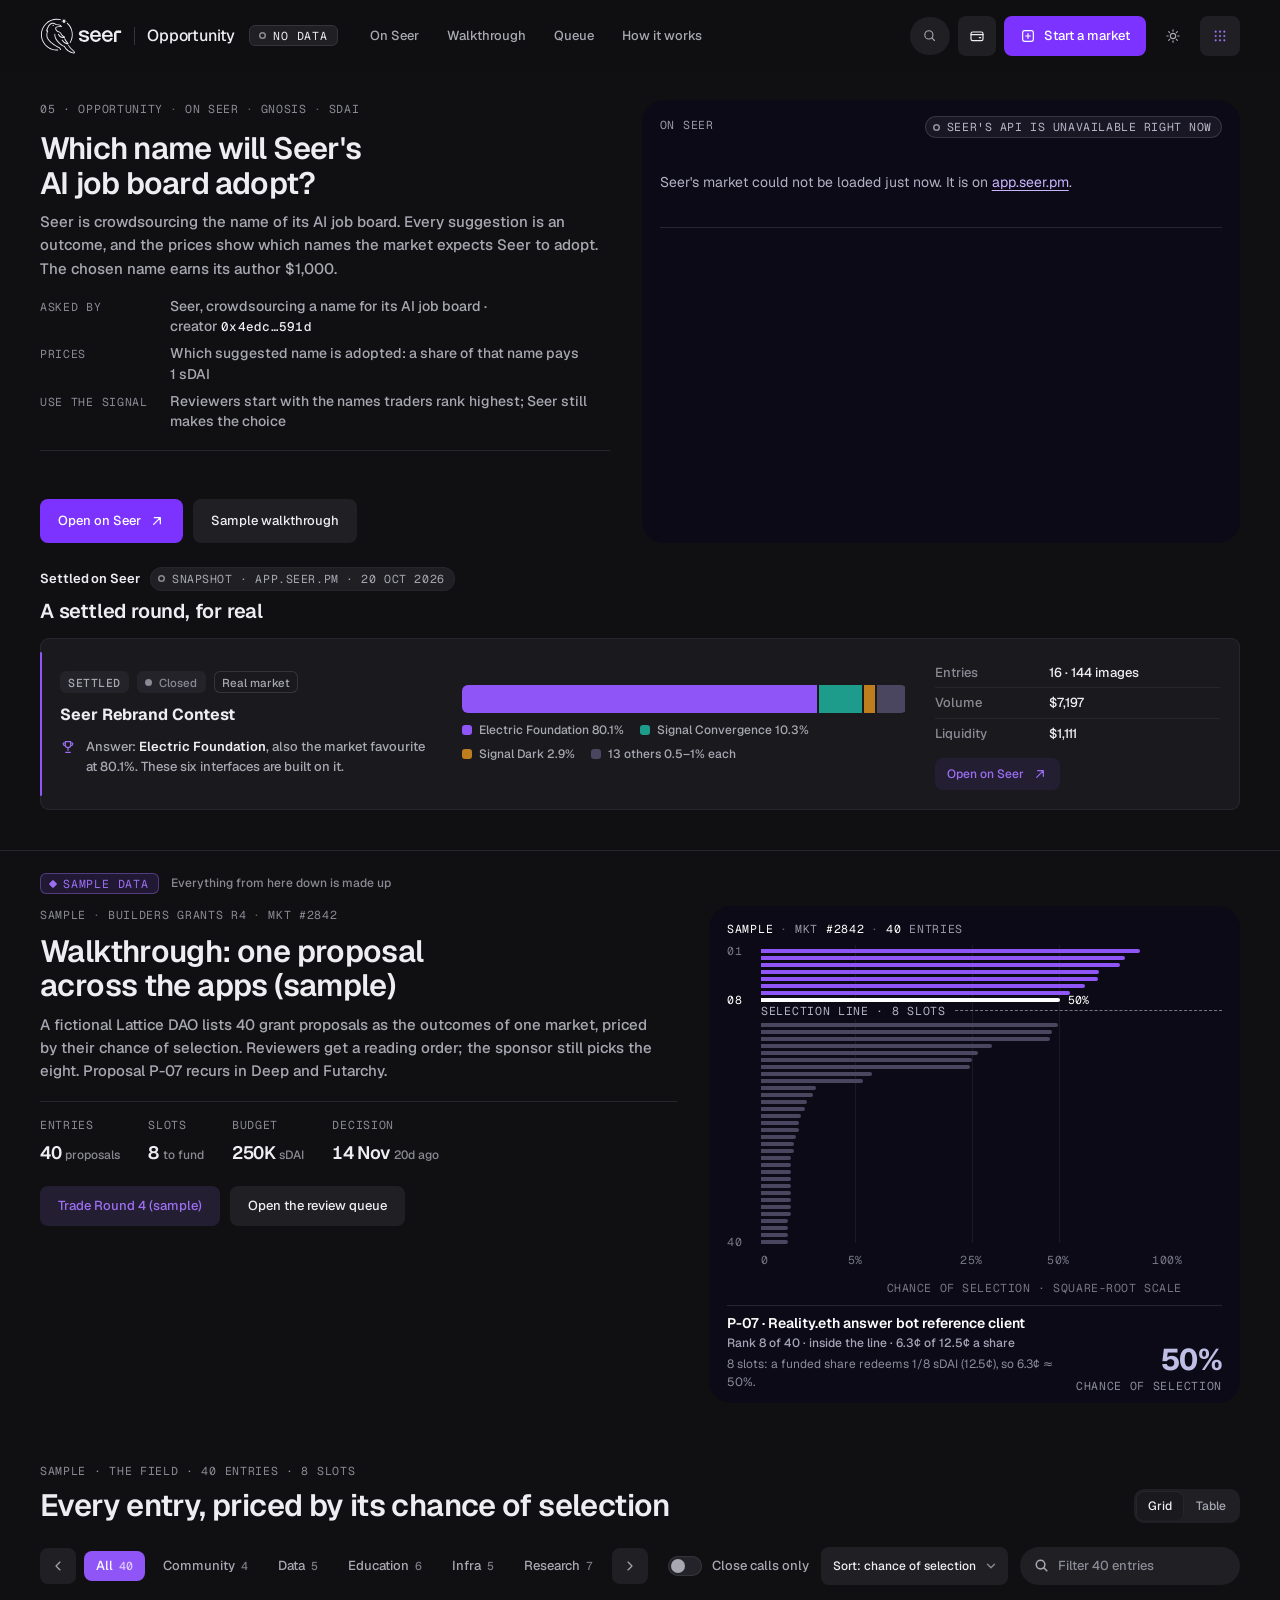
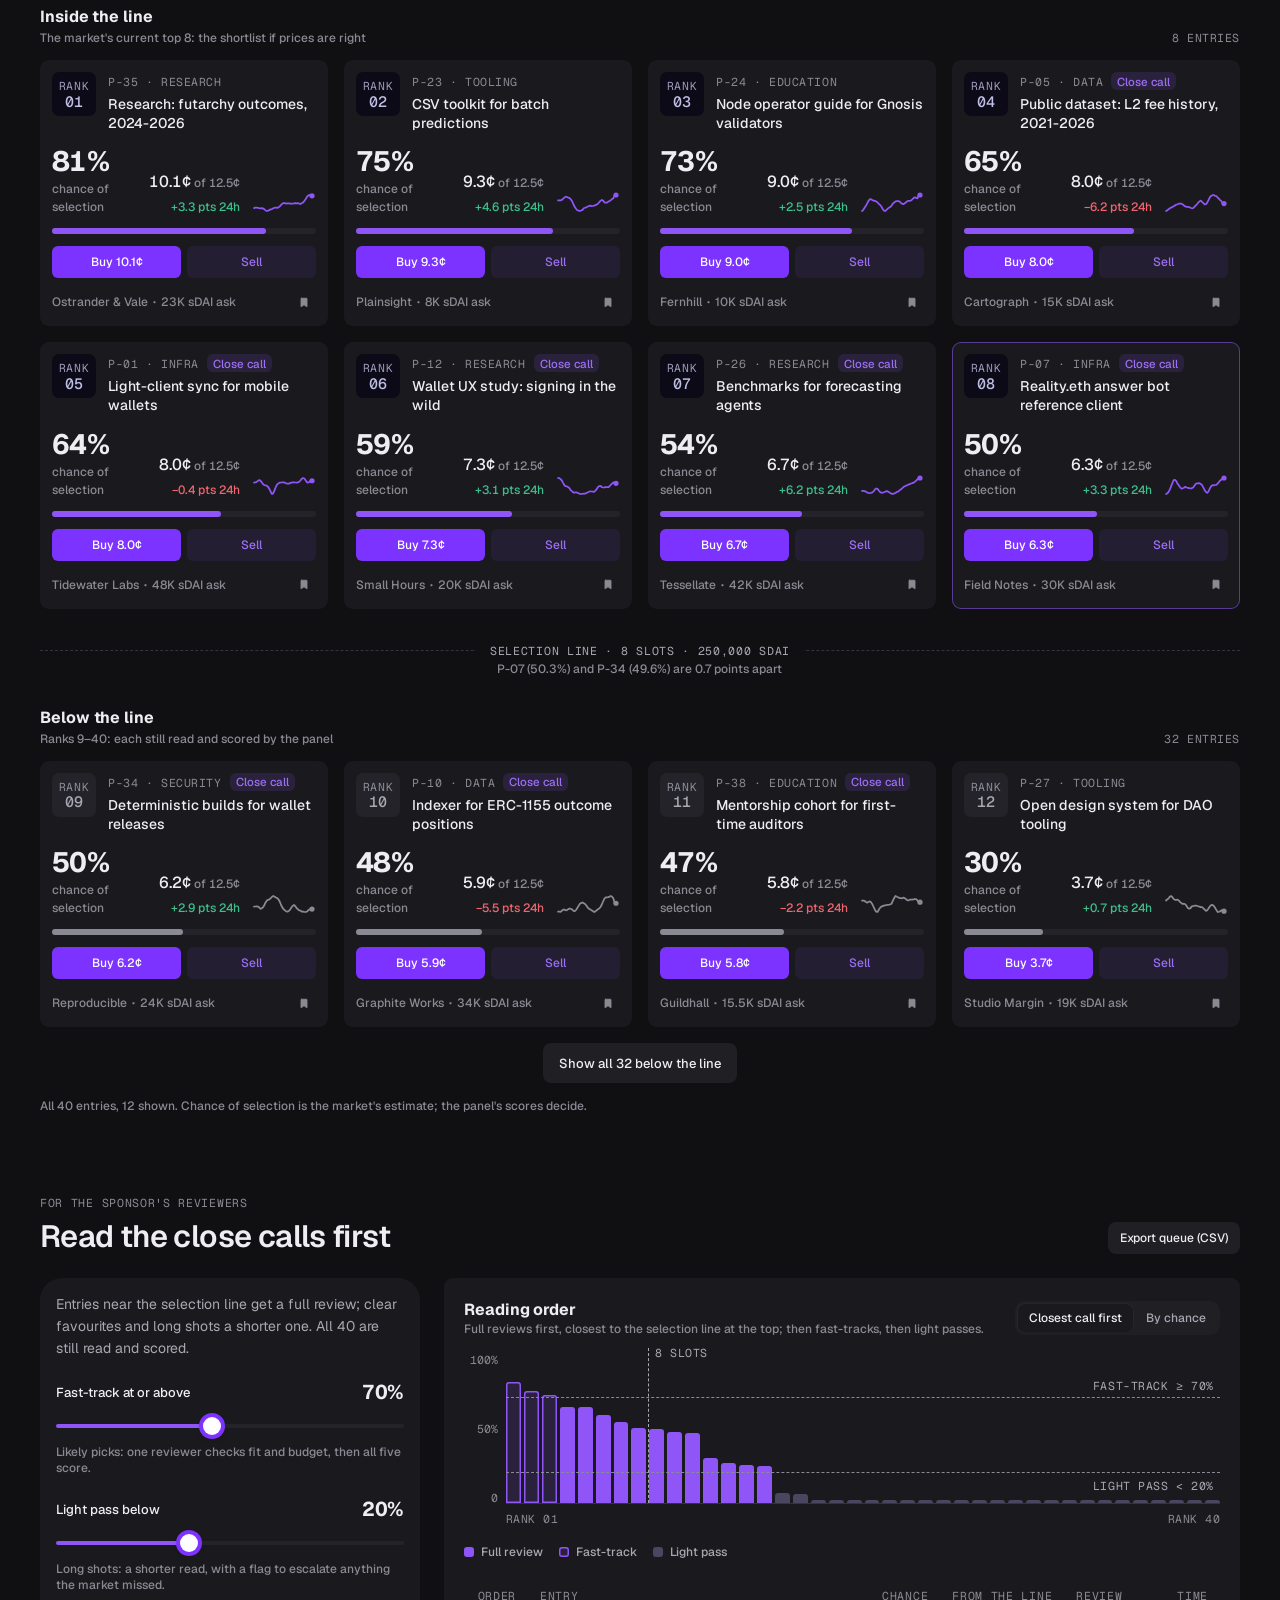
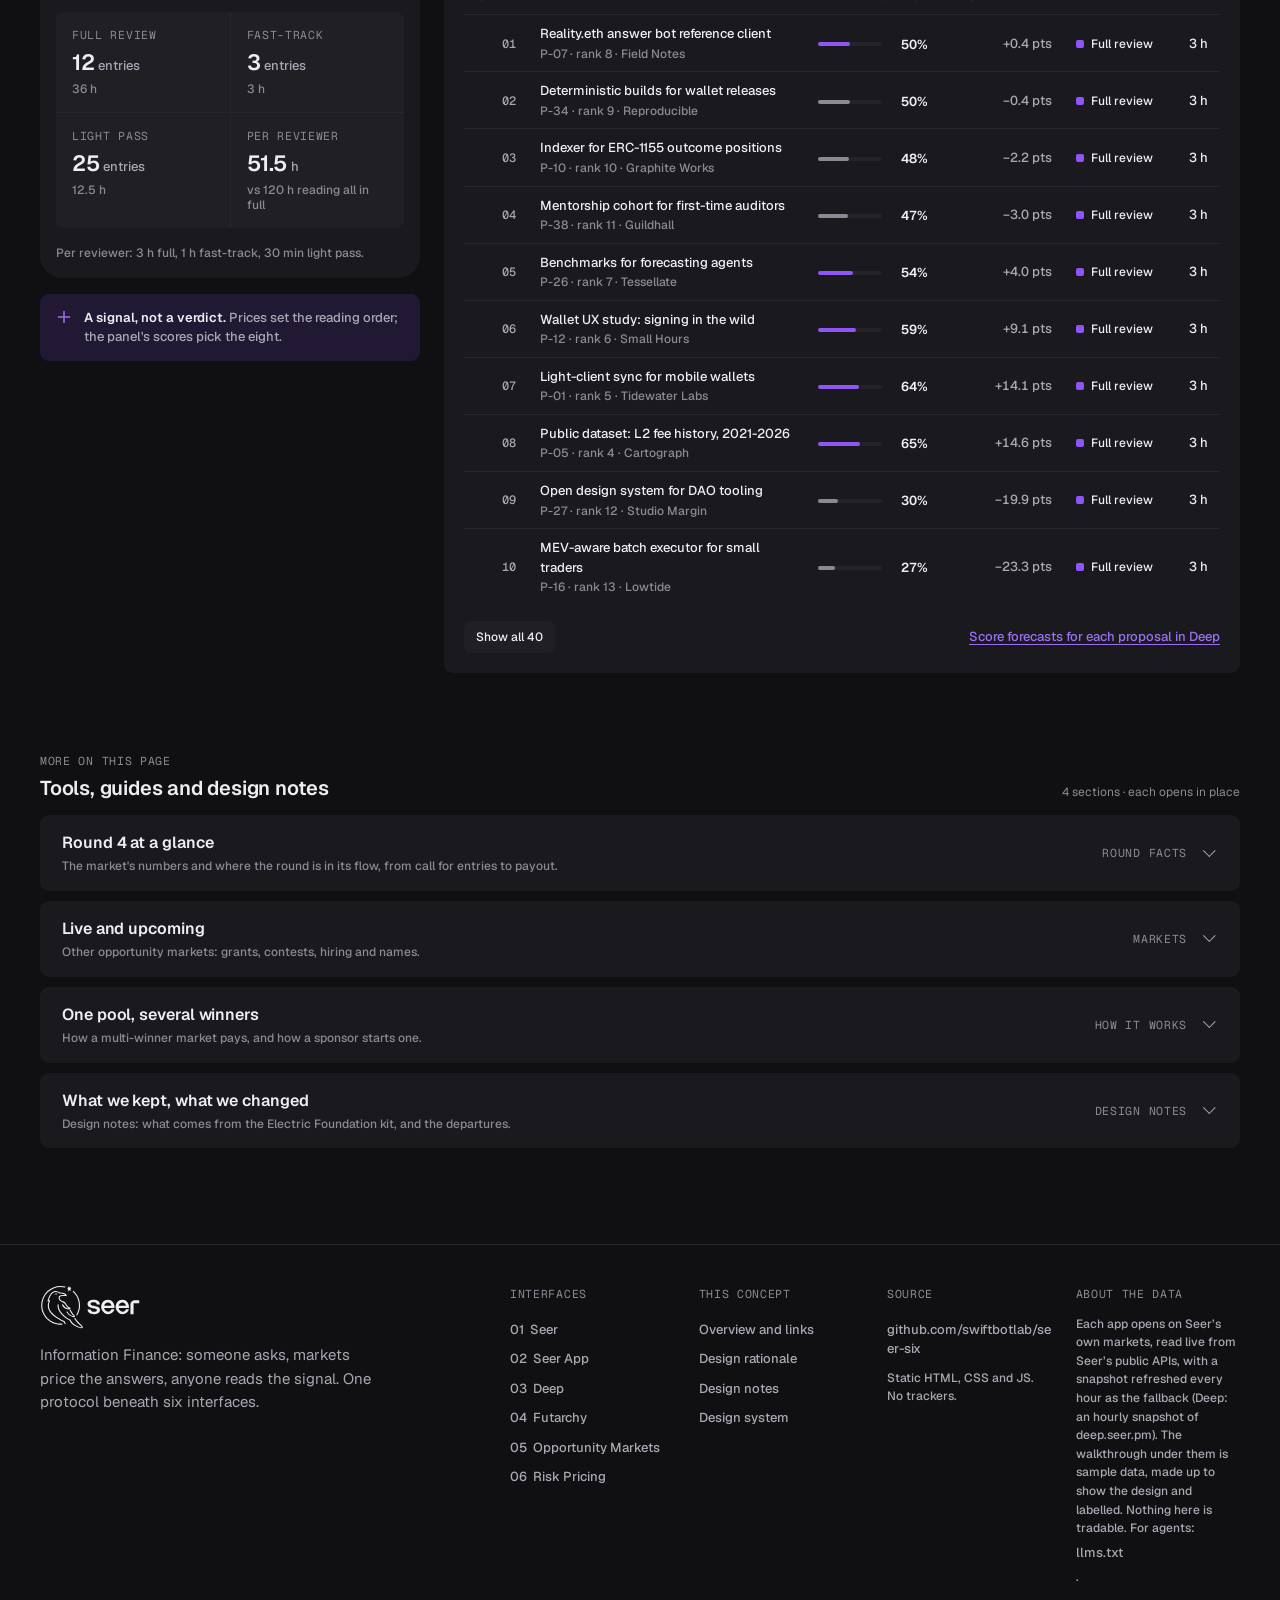
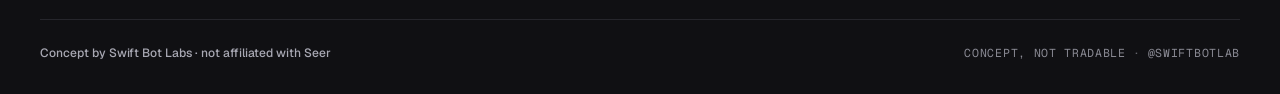
<file: opportunity/index.html>
<!doctype html>
<html lang="en" data-theme="dark">
<head>
<meta charset="utf-8">
<meta name="viewport" content="width=device-width, initial-scale=1">
<meta http-equiv="Content-Security-Policy" content="default-src 'self'; script-src 'self' 'unsafe-inline'; style-src 'self' 'unsafe-inline'; img-src 'self' data:; font-src 'self'; connect-src https://app.seer.pm; object-src 'none'; base-uri 'none'; form-action 'none'">
<title>Opportunity Markets · Triage by price (concept)</title>
<meta name="description" content="Opportunity Markets: Seer is crowdsourcing the name of its AI job board, and traders price which of 235 suggestions it will adopt, so reviewers know where to start. Read live from Seer, then a labelled sample walkthrough of a 40-proposal grant round. Concept by Swift Bot Labs, not affiliated with Seer.">
<link rel="icon" href="../assets/brand/favicon.svg" type="image/svg+xml">
<script>/* preload the three latin font files over http(s) only: file:// previews refuse crossorigin font fetches */
if(location.protocol!=="file:")["geist-latin","geist-mono-latin"].forEach(function(n){var l=document.createElement("link");l.rel="preload";l.as="font";l.type="font/woff2";l.crossOrigin="anonymous";l.href="../assets/fonts/"+n+".woff2";document.head.appendChild(l)});</script>
<link rel="preload" href="../assets/sample-data.js" as="script">
<link rel="preload" href="../assets/ui.js" as="script">
<meta property="og:type" content="website">
<meta property="og:site_name" content="Seer concept by Swift Bot Labs">
<meta property="og:title" content="Opportunity Markets · Triage by price (concept)">
<meta property="og:description" content="Opportunity Markets: Seer is crowdsourcing the name of its AI job board, and traders price which of 235 suggestions it will adopt, so reviewers know where to start. Read live from Seer, then a labelled sample walkthrough of a 40-proposal grant round. Concept by Swift Bot Labs, not affiliated with Seer.">
<meta property="og:url" content="https://swiftbotlab.github.io/seer-six/opportunity/">
<meta property="og:image" content="https://swiftbotlab.github.io/seer-six/assets/og/opportunity.png">
<meta property="og:image:width" content="1200">
<meta property="og:image:height" content="630">
<meta property="og:image:alt" content="Opportunity Markets · Triage by price (concept): its first screen, opening on real Seer data, beside its headline">
<meta name="twitter:card" content="summary_large_image">
<meta name="twitter:site" content="@swiftbotlab">
<meta name="twitter:title" content="Opportunity Markets · Triage by price (concept)">
<meta name="twitter:description" content="Opportunity Markets: Seer is crowdsourcing the name of its AI job board, and traders price which of 235 suggestions it will adopt, so reviewers know where to start. Read live from Seer, then a labelled sample walkthrough of a 40-proposal grant round. Concept by Swift Bot Labs, not affiliated with Seer.">
<meta name="twitter:image" content="https://swiftbotlab.github.io/seer-six/assets/og/opportunity.png">
<script>try{var t=/[?&]theme=(light|dark)/.exec(location.search);t=(t&&t[1])||localStorage.getItem("seer-theme");if(t!=="light")t="dark";document.documentElement.setAttribute("data-theme",t)}catch(e){}</script>
<link rel="stylesheet" href="../assets/system.css">
<link rel="stylesheet" href="page.css">
</head>
<body data-app="opportunity">
<script>window.SEER_PAGE = { nav: [["On Seer", "#on-seer"], ["Walkthrough", "#walkthrough"], ["Queue", "#queue"], ["How it works", "#how"]], search: "Search entries or teams", cta: ["Start a market", "#sponsors", "plus-square"] };</script>
<script src="../assets/shell.js"></script>
<!-- the real market: dated snapshot (snapshot.js, from opp_snap.py), then the live reader + hero renderer; it swaps the header's sample badge for a provenance chip before first paint -->
<script src="snapshot.js"></script>
<script src="real.js"></script>
<main id="main" class="s-main">

  <!-- 1. Hero: a REAL opportunity market on Seer, read live by real.js (snapshot.js is the dated fallback).
       The settled Rebrand Contest follows, then the sample walkthrough (Lattice DAO, Round 4, P-07), labelled. -->
  <section class="s-apphead op-head op-real" id="on-seer" aria-labelledby="op-title">
    <div class="s-container s-apphead__grid op-head__grid">
      <div class="s-apphead__copy">
        <div class="s-hero__kicker s-specs"><span>05 · Opportunity</span><span>On Seer</span><span>Gnosis</span><span>sDAI</span></div>
        <h1 class="s-apphead__title" id="op-title">Which name will Seer's AI job board adopt?</h1>
        <p class="s-apphead__sub">Seer is crowdsourcing the name of its AI job board. Every suggestion is an outcome, and the prices show which names the market expects Seer to adopt. The chosen name earns its author $1,000.</p>
        <!-- Who asks, what is priced, how to use it: from the market's own data (Seer's markets API, 22 Oct 2026: creator
             0x4edca105188a0783ab3a6f09c50567d1e3f8591d, the question names Seer's AI job board) and opportunity.seer.pm
             ("Seer is crowdsourcing the name of its AI job board"; "sponsors prioritize review on only top rated submissions") -->
        <dl class="qa-ask" id="op-ask">
          <div><dt>Asked by</dt><dd>Seer, crowdsourcing a name for its AI job board · creator <span class="qa-ask__addr" title="0x4edca105188a0783ab3a6f09c50567d1e3f8591d">0x4edc…591d</span></dd></div>
          <div><dt>Prices</dt><dd id="op-ask-prices">Which suggested name is adopted: a share of that name pays 1 sDAI</dd></div>
          <div><dt>Use the signal</dt><dd>Reviewers start with the names traders rank highest; Seer still makes the choice</dd></div>
        </dl>
        <dl class="op-facts" id="op-rfacts"></dl>
        <p class="t-meta op-rnote" id="op-rnote"></p>
        <div class="s-apphead__actions">
          <a class="s-btn" id="op-rgo" href="https://app.seer.pm/markets/100/0x8b3c7f3f09f6a85353926d8ee0f12decc1c9a5e8" target="_blank" rel="noopener noreferrer" aria-label="Open this market on Seer (new tab)">Open on Seer<svg width="16" height="16" viewBox="0 0 24 24" fill="none" stroke="currentColor" stroke-width="1.9" stroke-linecap="round" stroke-linejoin="round" aria-hidden="true"><path d="M7 17 17 7M8 7h9v9"/></svg></a>
          <a class="s-btn s-btn--ghost" href="#walkthrough">Sample walkthrough</a>
        </div>
      </div>
      <div class="s-apphead__art op-hero__art">
        <figure class="s-poster op-poster op-rposter" id="op-rposter" aria-busy="true">
          <div class="op-poster__top">
            <div class="s-specs" id="op-rspecs"><span>On Seer</span></div>
            <span class="s-src" id="op-rsrc" data-state="loading"><i aria-hidden="true"></i>Loading from app.seer.pm</span>
          </div>
          <div class="op-board op-rboard" id="op-rboard" tabindex="0" role="group" aria-roledescription="chart" aria-label="Seer's prices for every suggested name" aria-describedby="op-rcap"></div>
          <figcaption class="op-poster__cap" id="op-rcap" aria-live="polite"></figcaption>
          <p class="op-rnote-m" id="op-rnote-m"></p>
        </figure>
      </div>
    </div>
  </section>

  <!-- Settled on Seer: Seer's own Rebrand Contest, from its market page (dated snapshot), right under the live market -->
  <section class="s-section--tight op-settled" id="settled" aria-labelledby="op-settled-h">
    <div class="s-container">
      <div class="s-section-head">
        <div><div class="s-onseer__k op-set__k"><b>Settled on Seer</b><span class="s-src" data-state="snapshot"><i aria-hidden="true"></i>Snapshot · app.seer.pm · 20 Oct 2026</span></div><h2 class="t-h3" id="op-settled-h">A settled round, for real</h2></div>
      </div>
      <div id="op-settled"></div>
    </div>
  </section>

  <!-- 2. Walkthrough (sample): one proposal across the apps. Lattice DAO's Builders Grants Round 4, market #2842, P-07;
       everything from here down is made up. -->
  <section class="s-section--tight op-head op-walk" id="walkthrough" aria-labelledby="op-walk-t">
    <div class="s-container op-walk__in">
      <div class="op-walk__label"><span class="s-sample">Sample data</span><span class="t-meta">Everything from here down is made up</span></div>
      <div class="s-apphead__grid op-head__grid">
      <div class="s-apphead__copy">
        <div class="s-hero__kicker s-specs"><span>Sample</span><span>Builders Grants R4</span><span>Mkt #2842</span></div>
        <h2 class="t-h2 op-walk__t" id="op-walk-t">Walkthrough: one proposal across the apps (sample)</h2>
        <p class="s-apphead__sub">A fictional Lattice DAO lists 40 grant proposals as the outcomes of one market, priced by their chance of selection. Reviewers get a reading order; the sponsor still picks the eight. Proposal P-07 recurs in Deep and Futarchy.</p>
        <dl class="op-facts" id="op-facts"></dl>
        <div class="s-apphead__actions">
          <a class="s-btn s-btn--secondary" href="#field">Trade Round 4 (sample)</a>
          <a class="s-btn s-btn--ghost" href="#queue">Open the review queue</a>
        </div>
      </div>
      <div class="s-apphead__art s-apphead__art--wide op-hero__art">
        <figure class="s-poster op-poster" id="op-poster">
          <div class="op-poster__top">
            <div class="s-specs"><span><b>Sample</b></span><span>Mkt <b>#2842</b></span><span><b>40</b> entries</span></div>
            <div class="s-specs op-hide-xs"><span>Status: <b>reports not open yet · trading</b></span></div>
          </div>
          <div class="op-board" id="op-board" tabindex="0" role="group" aria-roledescription="chart" aria-label="All 40 entries ranked by chance of selection, one bar each, on a square-root scale. Violet bars are inside the eight funding slots. Use the up and down arrow keys to read each entry; press Enter to open it." aria-describedby="op-cap"></div>
          <div class="op-axis" aria-hidden="true"><span style="left:0">0</span><span style="left:22.36%">5%</span><span style="left:50%">25%</span><span style="left:70.71%">50%</span><span style="left:100%">100%</span></div>
          <div class="op-axis__name" aria-hidden="true">Chance<span class="op-axis__long"> of selection</span> · square-root scale</div>
          <figcaption class="op-poster__cap" id="op-cap" aria-live="polite"></figcaption>
        </figure>
      </div>
      </div>
    </div>
  </section>


  <!-- 3. The field: every entry with its implied chance of selection -->
  <section class="s-section--tight" id="field" aria-labelledby="op-field-h">
    <div class="s-container">
      <div class="s-section-head">
        <div><span class="s-spec">Sample · the field · 40 entries · 8 slots</span><h2 class="t-h2" id="op-field-h">Every entry, priced by its chance of selection</h2></div>
        <div class="s-row" style="--gap:10px" id="op-view"></div>
      </div>
      <details class="s-details s-fold" data-sfold open>
        <summary><span class="s-fold__t"><b>Browse all 40 entries</b><small>Filter, sort and compare every entry&#x27;s chance of selection</small></span></summary>
        <div class="op-tools">
          <div class="op-tools__chips" id="op-cats"></div>
          <div class="s-row op-tools__end" style="--gap:12px">
            <label class="s-switch"><input type="checkbox" id="op-close"> Close calls only</label>
            <label class="op-sort"><span class="s-sr">Sort entries</span>
              <select class="s-select" id="op-sort">
                <option value="chance">Sort: chance of selection</option>
                <option value="move">Sort: biggest 24h move</option>
                <option value="ask">Sort: largest ask</option>
                <option value="id">Sort: entry number</option>
              </select>
            </label>
            <label class="s-search s-search--sm op-q"><svg viewBox="0 0 16 16" fill="none" stroke="currentColor" stroke-width="1.6" stroke-linecap="round" aria-hidden="true"><circle cx="7" cy="7" r="4.6"/><path d="m10.4 10.4 3.3 3.3"/></svg><span class="s-sr">Filter entries</span><input type="search" id="op-q" placeholder="Filter 40 entries" autocomplete="off"></label>
          </div>
        </div>
        <div id="op-grid" class="op-grid"></div>
        <div id="op-table" class="op-tablebox" hidden></div>
        <div class="op-morewrap" id="op-tmorewrap" hidden><button class="s-btn s-btn--ghost op-more" type="button" id="op-tmore">Show all 40</button></div>
        <p class="t-meta op-fieldnote" id="op-fieldnote" aria-live="polite"></p>
      </details>
    </div>
  </section>


  <!-- 4. For the sponsor's reviewers: a reading order, not a verdict -->
  <section class="s-section--tight" id="queue" aria-labelledby="op-queue-h">
    <div class="s-container">
      <div class="s-section-head">
        <div><span class="s-spec">For the sponsor's reviewers</span><h2 class="t-h2" id="op-queue-h">Read the close calls first</h2></div>
        <div class="s-row" style="--gap:8px">
          <button class="s-btn s-btn--sm s-btn--ghost" type="button" id="op-export">Export queue (CSV)</button>
        </div>
      </div>
      <details class="s-details s-fold" data-sfold open>
        <summary><span class="s-fold__t"><b>Open the reviewer queue</b><small>Fast-track and light-pass sliders, reading order and hours</small></span></summary>
        <div class="op-queue">
          <div class="s-col op-queue__side" style="--gap:16px">
            <div class="s-panel op-qctl">
              <p class="t-body">Entries near the selection line get a full review; clear favourites and long shots a shorter one. All 40 are still read and scored.</p>
              <div class="op-qrange">
                <div class="s-row s-row--between"><label class="t-ui" for="op-hi">Fast-track at or above</label><b class="op-qval" id="op-hi-v">70%</b></div>
                <input class="s-range" type="range" id="op-hi" min="50" max="95" step="5" value="70" aria-describedby="op-hi-help">
                <p class="t-meta" id="op-hi-help">Likely picks: one reviewer checks fit and budget, then all five score.</p>
              </div>
              <div class="op-qrange">
                <div class="s-row s-row--between"><label class="t-ui" for="op-lo">Light pass below</label><b class="op-qval" id="op-lo-v">20%</b></div>
                <input class="s-range" type="range" id="op-lo" min="5" max="45" step="5" value="20" aria-describedby="op-lo-help">
                <p class="t-meta" id="op-lo-help">Long shots: a shorter read, with a flag to escalate anything the market missed.</p>
              </div>
              <div class="s-stats op-qstats" id="op-qstats" style="--cols:2"></div>
              <p class="t-meta">Per reviewer: 3 h full, 1 h fast-track, 30 min light pass.</p>
            </div>
            <div class="s-callout s-callout--violet"><svg viewBox="0 0 16 16" fill="none" stroke="currentColor" stroke-width="1.5" aria-hidden="true"><path d="M2.5 8h11M8 2.5v11" stroke-linecap="round"/></svg><span><b>A signal, not a verdict.</b> Prices set the reading order; the panel's scores pick the eight.</span></div>
          </div>
          <div class="s-card s-card--pad op-queue__main">
            <div class="s-row s-row--between" style="--gap:12px">
              <div><h3 class="t-title">Reading order</h3><p class="t-meta" id="op-qsub">Ranked by price. The dashed line is the eighth funding slot.</p></div>
              <div id="op-qorder"></div>
            </div>
            <div class="op-strip" id="op-strip" role="img"></div>
            <div class="s-legend" id="op-qlegend"></div>
            <div id="op-qtable"></div>
            <div class="s-row s-row--between">
              <button class="s-btn s-btn--sm s-btn--ghost" type="button" id="op-qmore">Show all 40</button>
              <a class="s-link t-ui" href="../deep/#P-07">Score forecasts for each proposal in Deep</a>
            </div>
          </div>
        </div>
      </details>
    </div>
  </section>

  <!-- More on this page: the long tail, folded. Each row opens in place; a link to its #section opens it too (shell.js). -->
  <section class="s-section--tight s-more" aria-labelledby="op-more-title">
    <div class="s-container">
      <div class="s-more__head"><div><span class="s-spec">More on this page</span><h2 class="t-h3" id="op-more-title">Tools, guides and design notes</h2></div><p>4 sections · each opens in place</p></div>
      <details class="s-details s-more__item">
        <summary><span class="s-more__t"><b>Round 4 at a glance</b><small>The market's numbers and where the round is in its flow, from call for entries to payout.</small></span><span class="s-more__k">Round facts</span></summary>
    <!-- 3b. The market: numbers and where the round is in its flow (after the field) -->
    <section class="s-section--tight op-round" id="round" aria-labelledby="op-mq">
      <div class="s-container">
        <div class="op-mhead">
          <div class="s-col op-mhead__main" style="--gap:12px">
            <div id="op-mspecs"></div>
            <h2 class="t-h2 op-mq" id="op-mq">Round 4 at a glance: 8 slots, 250,000 sDAI</h2>
            <div class="s-row op-mbadges" style="--gap:10px" id="op-mbadges"></div>
          </div>
          <div class="s-row op-mhead__end" style="--gap:8px">
            <a class="s-btn s-btn--sm s-btn--ghost" href="../app/#m=2842" id="op-inapp">Inspect #2842 in App</a>
          </div>
        </div>
        <div class="s-stats op-mstats" id="op-mstats" style="--cols:6"></div>
        <ol class="op-flow" id="op-flow" aria-label="Where Round 4 is"></ol>
      </div>
    </section>
      </details>
      <details class="s-details s-more__item">
        <summary><span class="s-more__t"><b>Live and upcoming</b><small>Other opportunity markets: grants, contests, hiring and names.</small></span><span class="s-more__k">Markets</span></summary>
      <!-- 5. Markets: live and upcoming (the settled round is up top, in #settled) -->
      <section class="s-section--tight" id="markets" aria-labelledby="op-markets-h">
        <div class="s-container">
          <div class="s-section-head">
            <div><span class="s-spec">Opportunity markets</span><h2 class="t-h2" id="op-markets-h">Live and upcoming</h2></div>
          </div>
          <div class="op-markets" id="op-markets"></div>
        </div>
      </section>
      </details>
      <details class="s-details s-more__item">
        <summary><span class="s-more__t"><b>One pool, several winners</b><small>How a multi-winner market pays, and how a sponsor starts one.</small></span><span class="s-more__k">How it works</span></summary>
      <!-- 6. How it works + for sponsors -->
      <section class="s-section--tight" id="how" aria-labelledby="op-how-h">
        <div class="s-container">
          <div class="s-section-head">
            <div><span class="s-spec">How it works · Mkt #2842</span><h2 class="t-h2" id="op-how-h">One pool, several winners</h2></div>
          </div>
          <div class="op-how">
            <article class="s-card s-card--pad op-how__card">
              <span class="op-how__n">01</span>
              <h3 class="t-title">Every entry is an outcome token</h3>
              <p class="t-body">The 40 proposals and an Invalid outcome are the outcomes of one multi-categorical market. Each position is an ERC-1155 token wrapped as an ERC-20, so it trades in an ordinary pool. One full set always redeems for 1 sDAI, so the prices add up to 100%.</p>
              <div id="op-pool"></div>
            </article>
            <article class="s-card s-card--pad op-how__card">
              <span class="op-how__n">02</span>
              <h3 class="t-title">Funded entries split the payout</h3>
              <p class="t-body">Several outcomes can be true. If the panel funds eight proposals, each funded share redeems for 1/8 sDAI and every other share for nothing.</p>
              <div class="op-calc" id="op-calc"></div>
            </article>
            <article class="s-card s-card--pad op-how__card">
              <span class="op-how__n">03</span>
              <h3 class="t-title">Reality.eth records the decision</h3>
              <p class="t-body">When the panel publishes its scores, anyone can answer the market's Reality.eth question with the funded list, backed by a bond. A challenged answer goes to Kleros. If the round is cancelled, the market resolves Invalid.</p>
              <div id="op-res"></div>
            </article>
          </div>
          <div class="s-card s-card--pad op-life">
            <div class="s-row s-row--between"><h3 class="t-title">Lifecycle of #2842</h3><span class="t-meta" id="op-life-note"></span></div>
            <div id="op-timeline"></div>
          </div>

          <div class="s-poster op-sponsor" id="sponsors" aria-labelledby="op-sp-h">
            <div class="op-sponsor__copy">
              <div class="s-specs"><span>For sponsors</span><span class="s-hide-sm">Grants · contests · hiring · names</span></div>
              <h2 class="op-sponsor__title" id="op-sp-h">Closed beta today. <span class="t-accent">Permissionless tomorrow.</span></h2>
              <p class="op-sponsor__lede">Any team choosing among many submissions can run its selection as an opportunity market. Reviewing costs more than submitting, so let the market read the pile with you.</p>
              <div class="s-row" style="--gap:10px">
                <button class="s-btn s-btn--lg op-hero__btn" type="button" data-demo="Opportunity markets are in closed beta. Market creation is not wired in this concept.">Start a market</button>
                <a class="s-btn s-btn--lg s-btn--secondary op-hero__btn" href="#how">How it resolves</a>
              </div>
            </div>
            <ol class="op-sponsor__steps">
              <li><b>Post the call</b><span>Each entry becomes an outcome as it arrives.</span></li>
              <li><b>Seed liquidity</b><span>A small sDAI pool, so the first prices mean something.</span></li>
              <li><b>Review with prices beside you</b><span>Read the close calls first. Decide as you always would.</span></li>
              <li><b>Publish the decision</b><span>Reality.eth records it, and traders redeem on it.</span></li>
            </ol>
          </div>
        </div>
      </section>
      </details>
      <details class="s-details s-more__item">
        <summary><span class="s-more__t"><b>What we kept, what we changed</b><small>Design notes: what comes from the Electric Foundation kit, and the departures.</small></span><span class="s-more__k">Design notes</span></summary>
      <!-- 7. Design notes -->
      <section class="s-section--tight" id="notes" aria-labelledby="op-notes-h">
        <div class="s-container">
          <div class="s-section-head"><div><span class="s-spec">Design notes · 05 Opportunity</span><h2 class="t-h2" id="op-notes-h">What we kept, what we changed</h2></div><a class="s-btn s-btn--ghost" href="../rationale/">Design rationale</a></div>
                <div class="op-notes">
            <div class="s-card s-card--pad">
              <h3 class="t-title">Kept from the Electric Foundation kit</h3>
              <ul class="op-notelist">
                <li>Tokens, radii and type roles as specified: card 9, bet slip 22, controls 8; Medium 13 UI, Medium 12 meta, Bold 32 amounts.</li>
                <li>The market card's anatomy: glyph tile, two-line title, outcome pricing, and the "$Vol • time • category" footer with a bookmark.</li>
                <li>The bet slip as drawn: two price tiles, an amount with +$ chips, Confirm with a clear button.</li>
                <li>The "data barcode" bars and the ink poster, with mono spec labels around them.</li>
              </ul>
            </div>
            <div class="s-card s-card--pad">
              <h3 class="t-title">Departures on this page, and why</h3>
              <ol class="op-notelist op-notelist--num">
                <li><b>The EF line runs one to many.</b> As Seer's Part II brief asks, the line at the top of the real board enters as one stem on the left (the question) and fans out to the right into its top names, each as thick as its price, in the order of the rows under it.</li>
                <li><b>The barcode carries data.</b> Each bar in the board at the top is one entry; its length is the chance of selection, on a square-root scale so the long tail stays visible. Violet bars sit inside the eight funding slots, and the dashed rule is the selection line.</li>
                <li><b>Two numbers per entry.</b> In a market with several winners, price and probability differ, so each card shows the chance of selection first and the share price second.</li>
                <li><b>Buy and Sell replace Yes and No.</b> Each entry is one outcome token, as in Seer's live Opportunity ticket. The +1 / +5 / +10 / +100 chips and 0.5% slippage come from that ticket too.</li>
                <li><b>Payout math for split winners.</b> The ticket prices a funded share at 1/8 sDAI, not 1 sDAI, and warns when a thin pool would push an order past its slippage.</li>
                <li><b>A reviewer view.</b> The kit has no sponsor screens. The review queue uses only violet tints and labels; there are no green or red verdict colours, because the market does not decide.</li>
                <li><b>Kit fixes.</b> Decimal points, not commas; muted text lifted to pass AA contrast.</li>
              </ol>
            </div>
          </div>
        </div>
      </section>
      </details>
    </div>
  </section>



</main>

<!-- Entry drawer (one entry, its chart, ticket and on-chain record) -->
<div class="s-drawer op-drawer" id="op-drawer" aria-hidden="true">
  <div class="s-drawer__scrim" data-close></div>
  <div class="s-drawer__panel op-dpanel" id="op-dpanel" role="dialog" aria-modal="true" aria-labelledby="op-d-title"></div>
</div>

<script src="../assets/sample-data.js"></script>
<script src="../assets/ui.js"></script>
<script src="../assets/seer-snapshot.js"></script>
<script src="page.js"></script>
</body>
</html>
</file>
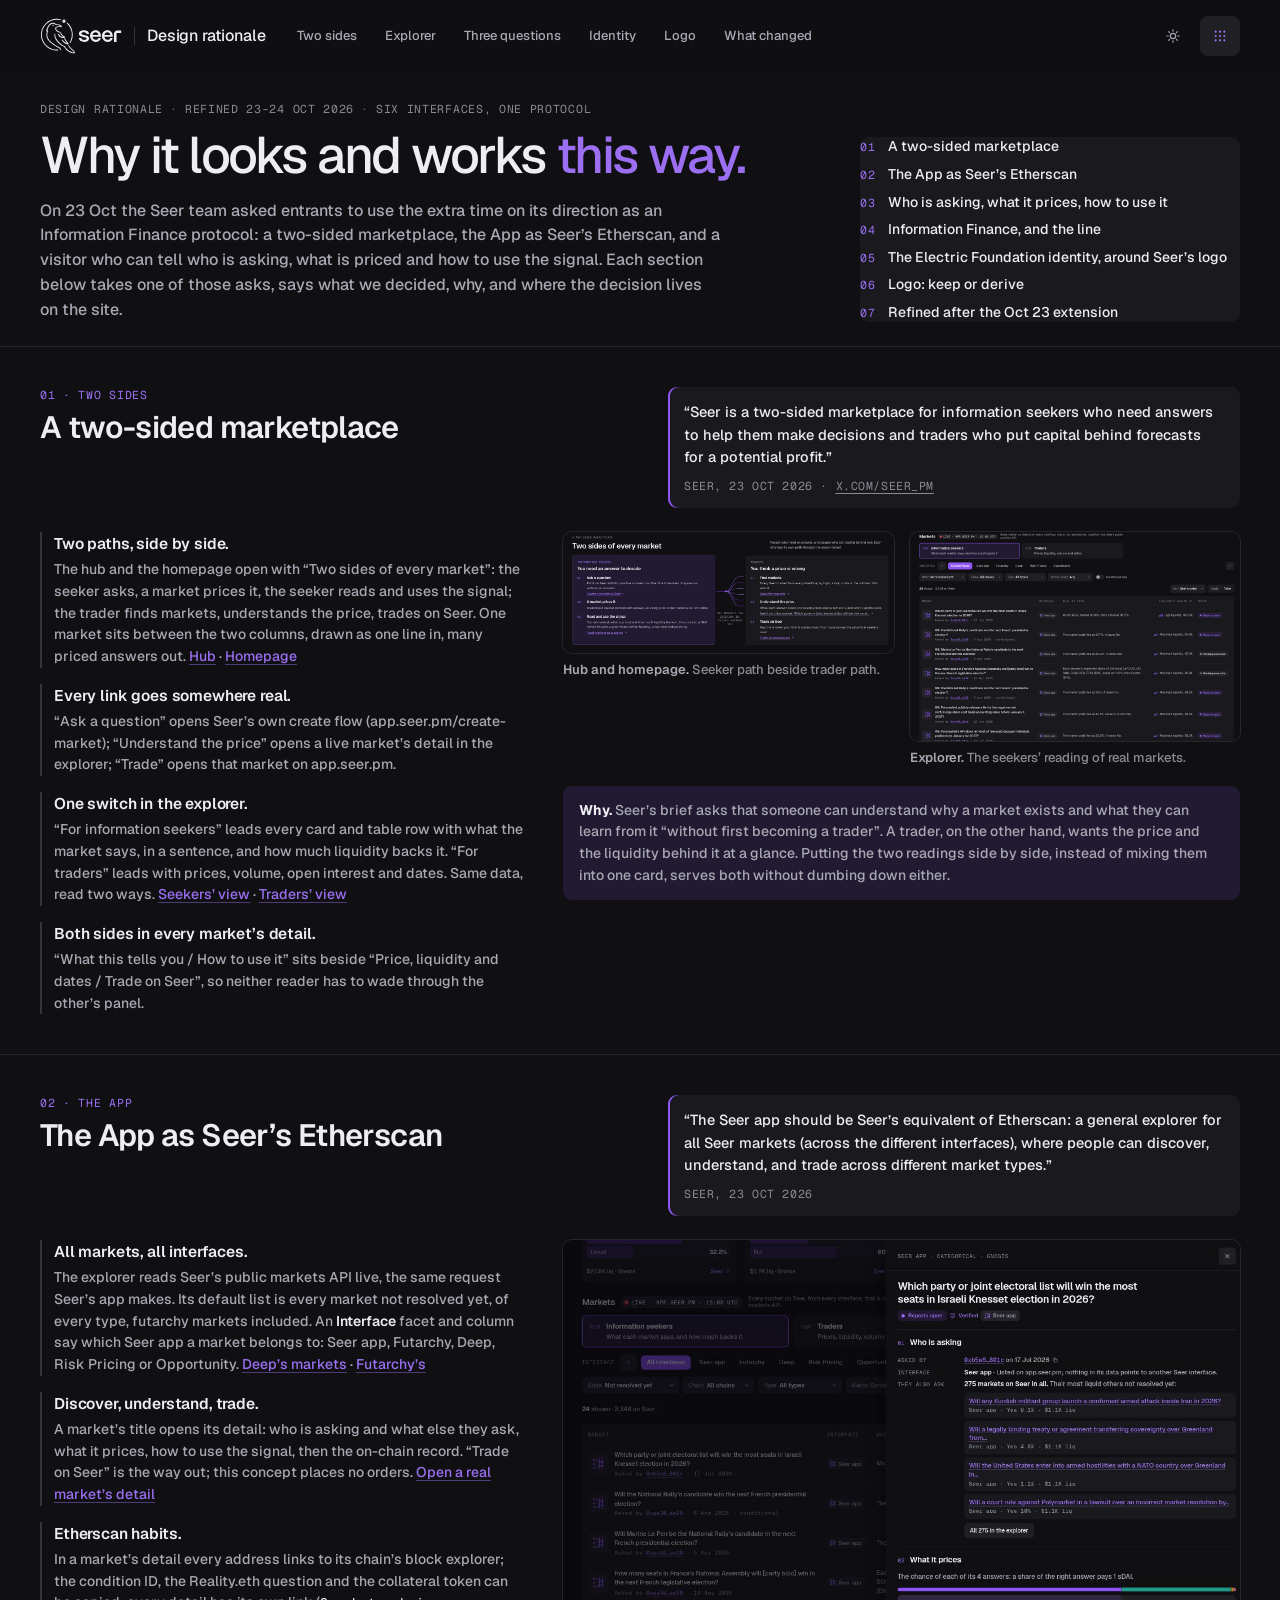
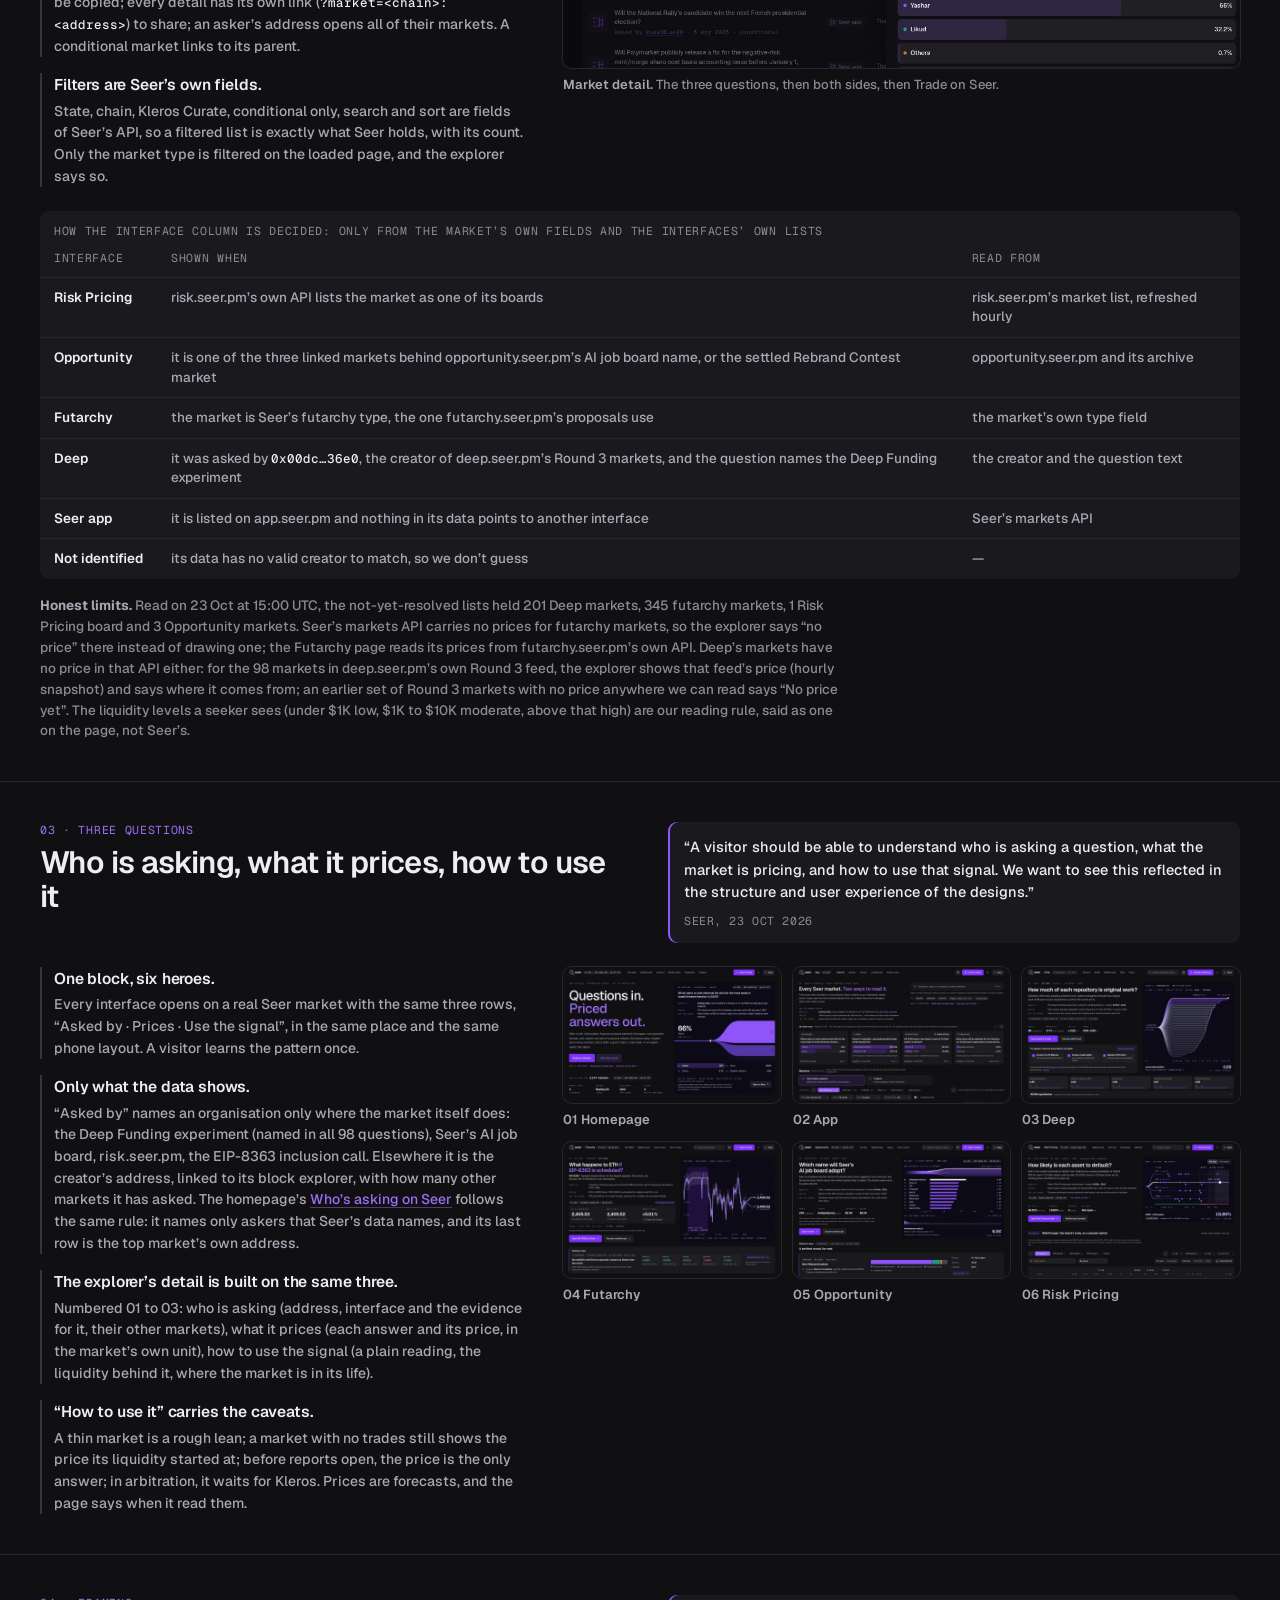
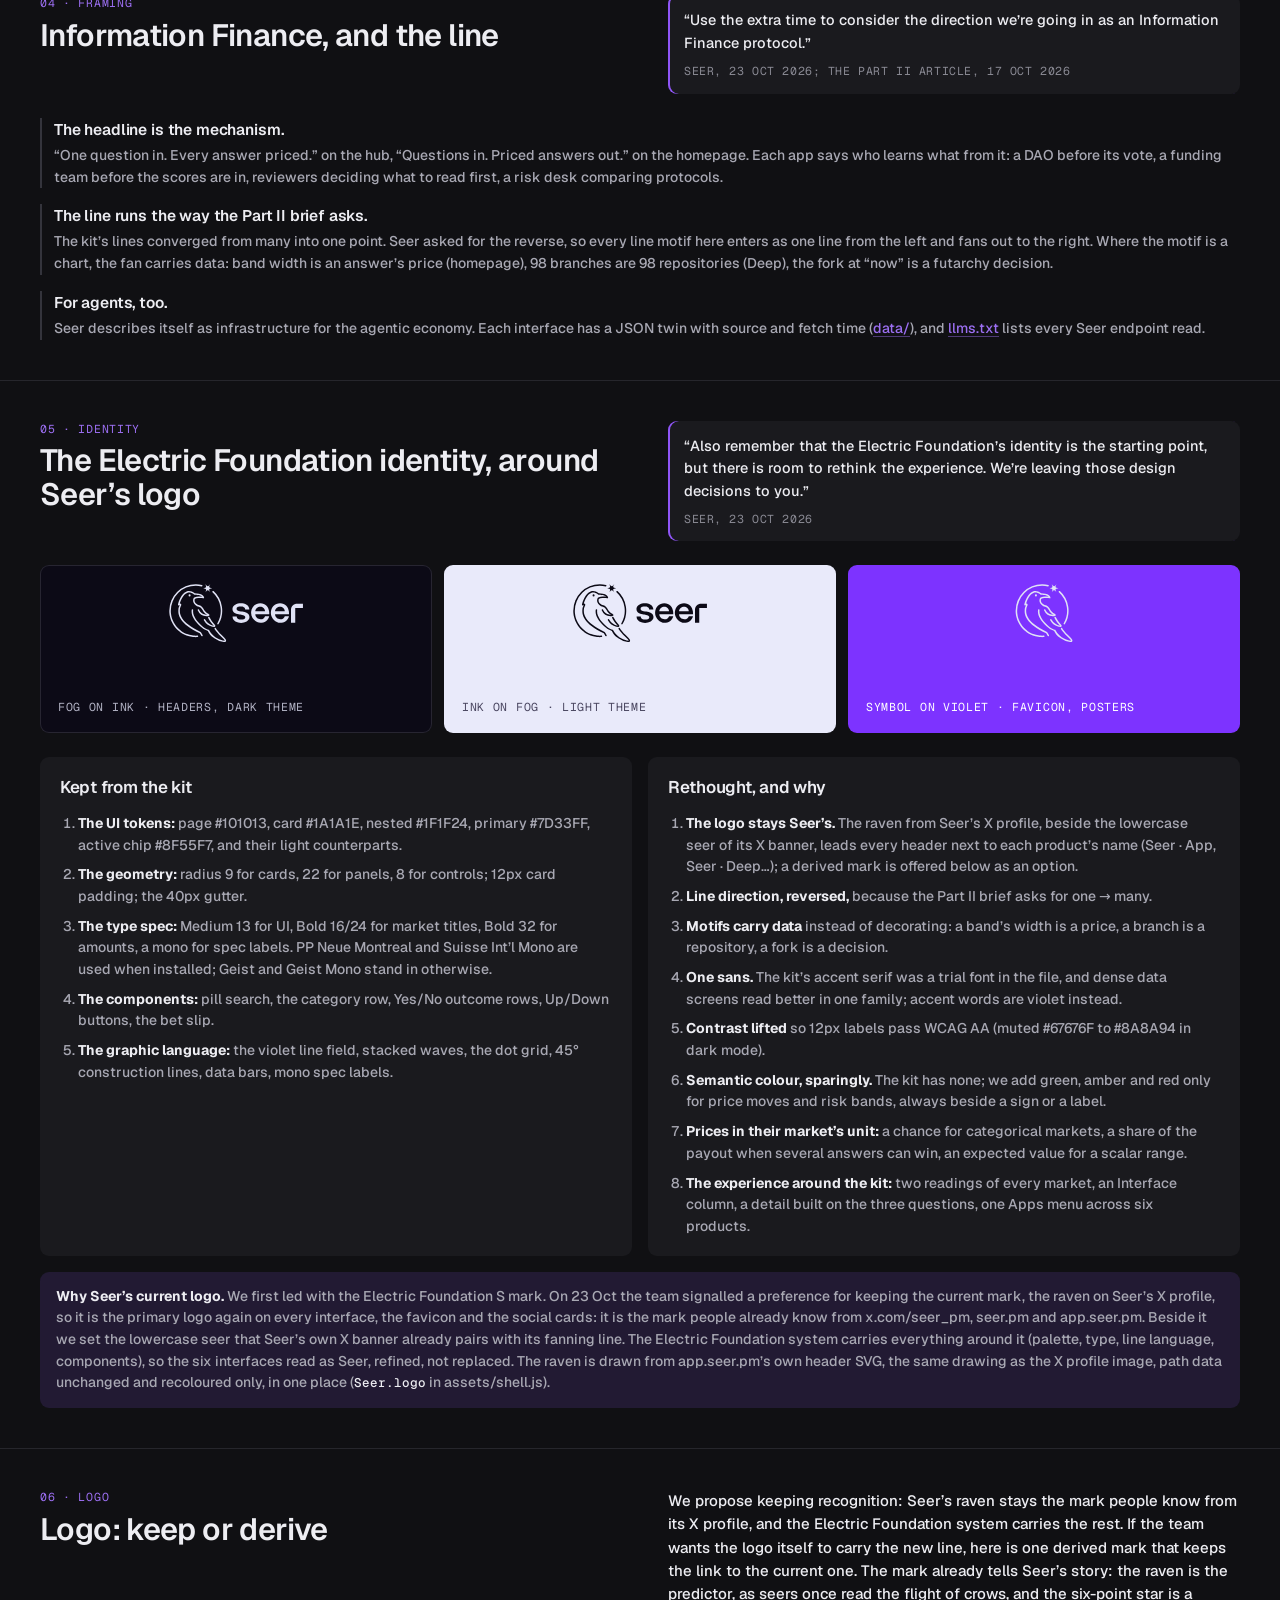
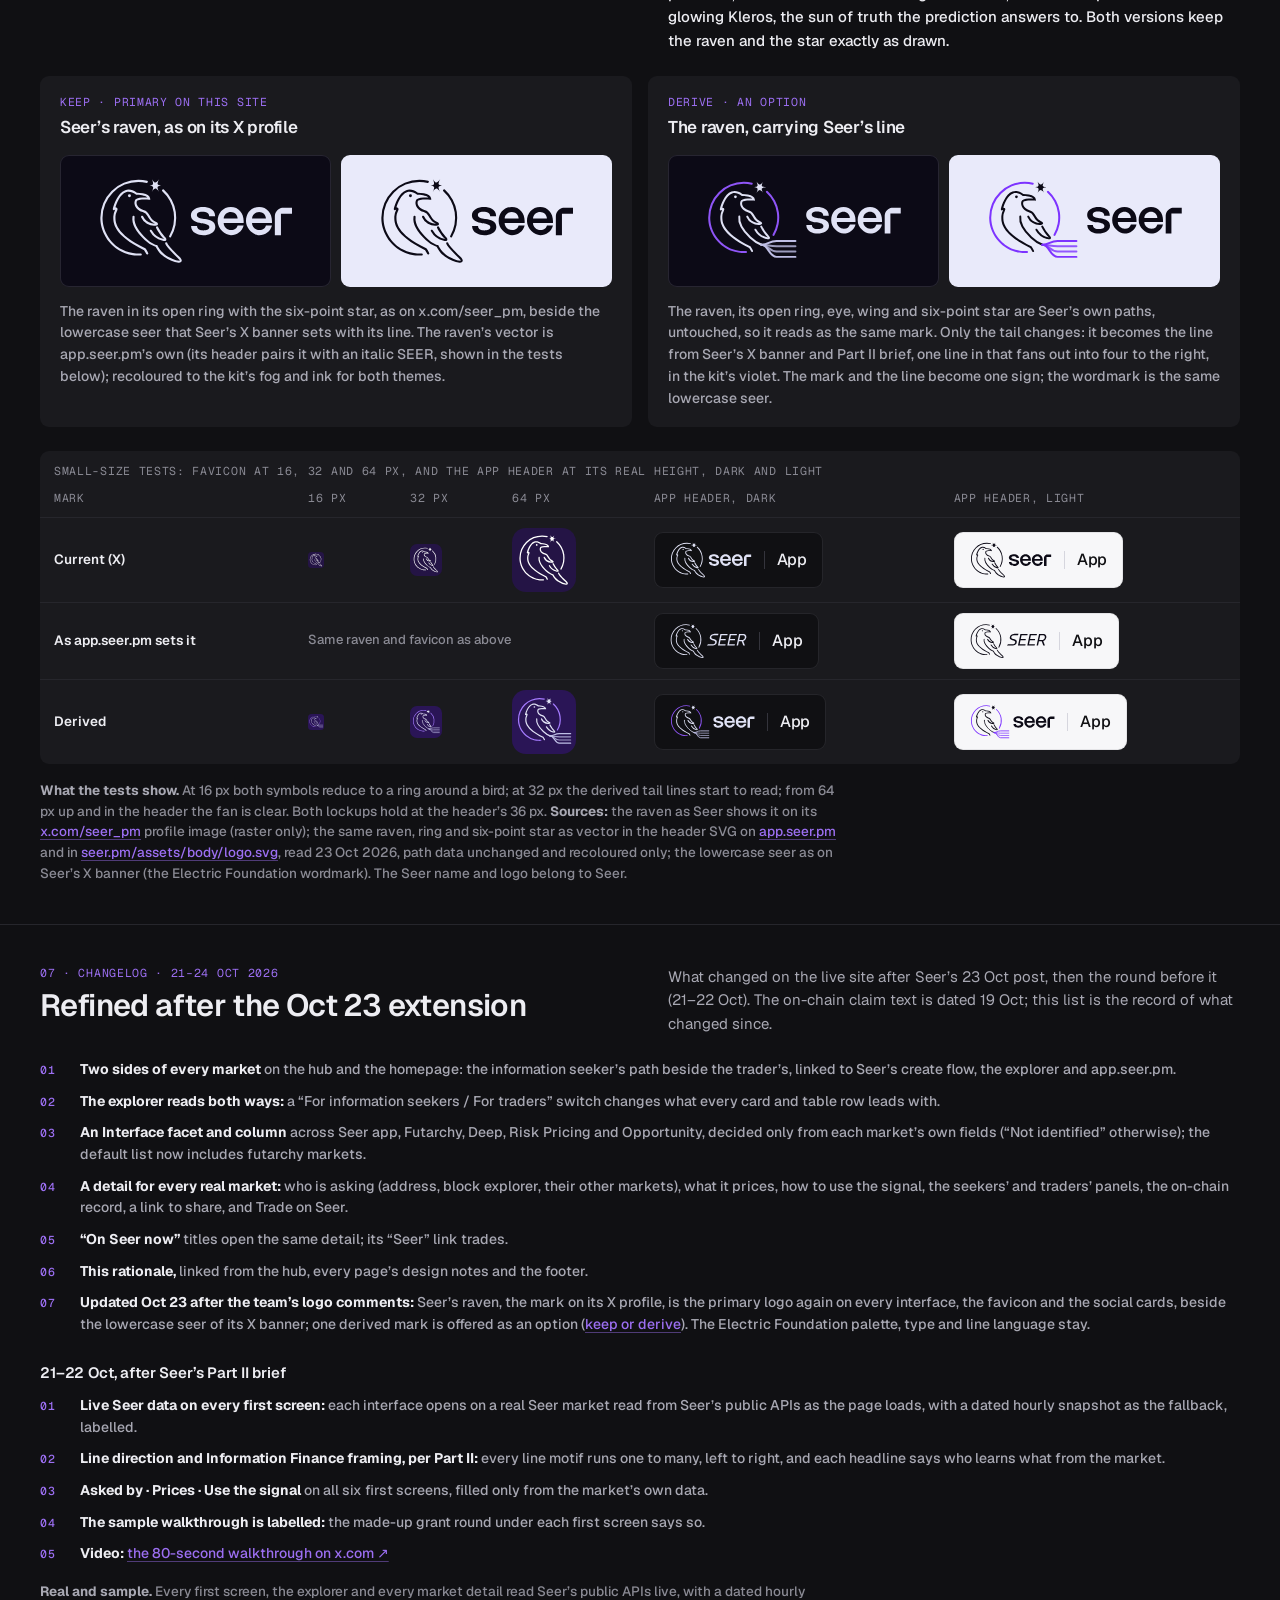
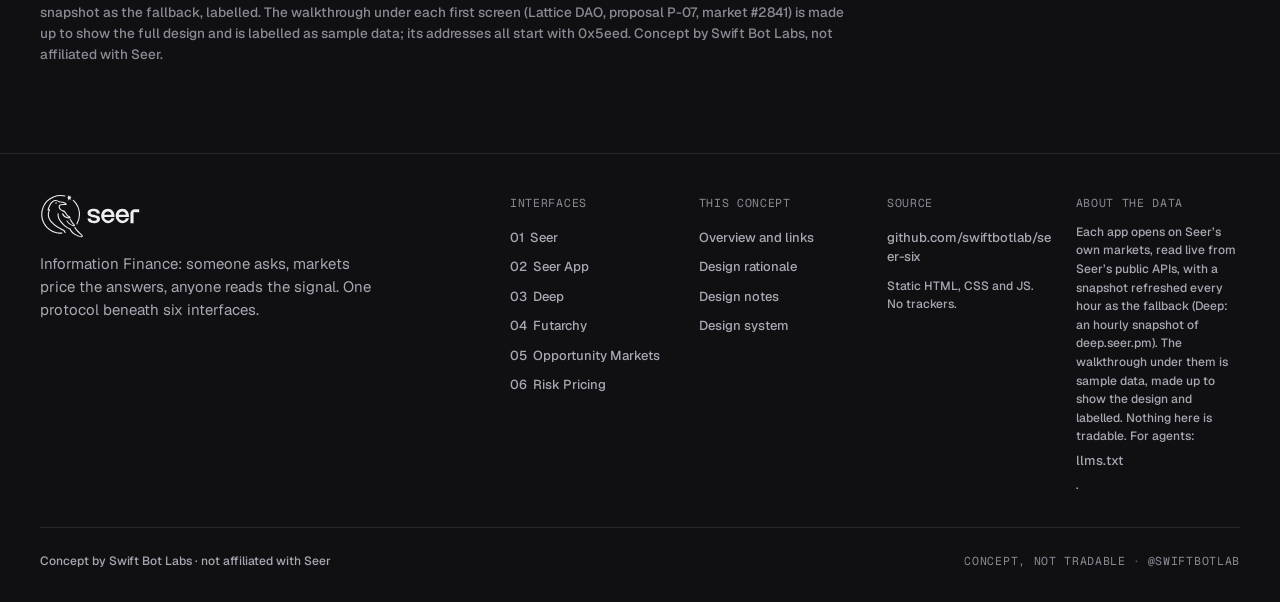
<file: rationale/index.html>
<!doctype html>
<html lang="en" data-theme="dark">
<head>
<meta charset="utf-8">
<meta name="viewport" content="width=device-width, initial-scale=1">
<meta http-equiv="Content-Security-Policy" content="default-src 'self'; script-src 'self' 'unsafe-inline'; style-src 'self' 'unsafe-inline'; img-src 'self' data:; font-src 'self'; connect-src 'none'; object-src 'none'; base-uri 'none'; form-action 'none'">
<title>Seer · Design rationale (concept)</title>
<meta name="description" content="Why the six Seer interfaces look and work the way they do: a two-sided marketplace for information seekers and traders, the App as Seer's Etherscan, the three questions on every screen, what we kept or changed from the Electric Foundation identity, and the logo: keep Seer's current mark, or one derived mark that links it to the new line. Concept by Swift Bot Labs, not affiliated with Seer.">
<link rel="icon" href="../assets/brand/favicon.svg" type="image/svg+xml">
<script>/* preload the latin font files over http(s) only: file:// previews refuse crossorigin font fetches */
if(location.protocol!=="file:")["geist-latin","geist-mono-latin"].forEach(function(n){var l=document.createElement("link");l.rel="preload";l.as="font";l.type="font/woff2";l.crossOrigin="anonymous";l.href="../assets/fonts/"+n+".woff2";document.head.appendChild(l)});</script>
<meta property="og:type" content="article">
<meta property="og:site_name" content="Seer concept by Swift Bot Labs">
<meta property="og:title" content="Seer · Design rationale (concept)">
<meta property="og:description" content="A two-sided marketplace, the App as Seer's Etherscan, the three questions on every screen, and the Electric Foundation identity: what we kept, what we rethought, and why.">
<meta property="og:url" content="https://swiftbotlab.github.io/seer-six/rationale/">
<meta property="og:image" content="https://swiftbotlab.github.io/seer-six/assets/og/hub.png">
<meta property="og:image:width" content="1200">
<meta property="og:image:height" content="630">
<meta property="og:image:alt" content="Seer · six interfaces, one protocol (concept): the hub's first screen">
<meta name="twitter:card" content="summary_large_image">
<meta name="twitter:site" content="@swiftbotlab">
<meta name="twitter:title" content="Seer · Design rationale (concept)">
<meta name="twitter:description" content="A two-sided marketplace, the App as Seer's Etherscan, the three questions on every screen, and the Electric Foundation identity: what we kept, what we rethought, and why.">
<meta name="twitter:image" content="https://swiftbotlab.github.io/seer-six/assets/og/hub.png">
<script>try{var t=/[?&]theme=(light|dark)/.exec(location.search);t=(t&&t[1])||localStorage.getItem("seer-theme");if(t!=="light")t="dark";document.documentElement.setAttribute("data-theme",t)}catch(e){}</script>
<link rel="stylesheet" href="../assets/system.css">
<style>
/* rationale page, prefix .rt- */
.rt-hero { padding-block: var(--hero-top, 56px) 24px; }
.rt-hero__in { display: grid; grid-template-columns: minmax(0, 1fr) minmax(0, 380px); gap: 24px 56px; align-items: end; }
.rt-hero h1 { margin: 12px 0 0; font-size: clamp(32px, 4vw, 52px); line-height: 1.04; font-weight: 500; letter-spacing: -.035em; }
.rt-lede { margin-top: 16px; max-width: 62ch; font-size: 16px; line-height: 1.55; font-weight: 500; color: var(--text-2); }
.rt-toc { margin: 0; padding: 16px 18px; list-style: none; counter-reset: rt; border-radius: var(--r-card); background: var(--surface); display: grid; gap: 8px; }
.rt-toc li { counter-increment: rt; display: grid; grid-template-columns: 28px minmax(0, 1fr); align-items: baseline; }
.rt-toc li::before { content: "0" counter(rt); font-family: var(--font-mono); font-size: var(--fs-micro); letter-spacing: .06em; color: var(--violet-3); }
.rt-toc a { color: var(--text); font-size: 14px; font-weight: 500; line-height: 1.4; }
.rt-toc a:hover { color: var(--violet-3); text-decoration: underline; text-underline-offset: 3px; }
.rt-sec { padding-block: 40px; border-top: 1px solid var(--line); scroll-margin-top: calc(var(--header-h) + 8px); }
.rt-sec__head { display: grid; grid-template-columns: minmax(0, 1fr) minmax(0, 1fr); gap: 16px 56px; align-items: start; margin-bottom: 24px; }
.rt-sec__head .s-spec { display: block; margin-bottom: 8px; color: var(--violet-3); }
.rt-sec__head h2 { margin: 0; }
.rt-quote { margin: 0; padding: 14px 16px; border-radius: var(--r-card); background: var(--surface); box-shadow: inset 2px 0 0 var(--violet-2); }
.rt-quote p { margin: 0; font-size: 14.5px; line-height: 1.55; font-weight: 500; color: var(--text); }
.rt-quote cite { display: block; margin-top: 8px; font-style: normal; font-family: var(--font-mono); font-size: var(--fs-micro); letter-spacing: .05em; text-transform: uppercase; color: var(--text-3); }
.rt-quote cite a { color: inherit; text-decoration: underline; text-underline-offset: 3px; }
.rt-grid { display: grid; grid-template-columns: minmax(0, 5fr) minmax(0, 7fr); gap: 24px 40px; align-items: start; }
.rt-points { margin: 0; padding: 0; list-style: none; display: grid; gap: 16px; }
.rt-points li { padding-left: 14px; box-shadow: inset 2px 0 0 var(--line-strong); }
.rt-points li > b { display: block; font-size: 15.5px; font-weight: 600; letter-spacing: -.01em; color: var(--text); margin-bottom: 4px; }
.rt-points p { margin: 0; font-size: 14px; line-height: 1.55; font-weight: 500; color: var(--text-2); }
.rt-points p + p { margin-top: 6px; }
.rt-points p strong { color: var(--text); font-weight: 600; }
.rt-points a, .rt-why a, .rt-table a, .rt-note a, .rt-log a { color: var(--violet-3); text-decoration: underline; text-decoration-thickness: 1px; text-underline-offset: 3px; text-decoration-color: color-mix(in srgb, var(--violet-3) 45%, transparent); }
.rt-points a:hover, .rt-why a:hover, .rt-table a:hover, .rt-note a:hover, .rt-log a:hover { color: var(--text); text-decoration-color: currentColor; }
.rt-why { margin-top: 18px; padding: 14px 16px; border-radius: var(--r-card); background: var(--violet-wash); font-size: 14px; line-height: 1.55; font-weight: 500; color: var(--text-2); }
.rt-why b { color: var(--text); }
.rt-shot { margin: 0; display: flex; flex-direction: column; gap: 8px; min-width: 0; }
.rt-shot a { display: block; border-radius: var(--r-card); overflow: hidden; box-shadow: 0 0 0 1px var(--line); }
.rt-shot a:hover { box-shadow: 0 0 0 1px var(--violet-2); }
.rt-shot img { display: block; width: 100%; height: auto; }
.rt-shot figcaption { font-size: 13px; line-height: 1.45; font-weight: 500; color: var(--text-3); }
.rt-shot figcaption b { color: var(--text-2); font-weight: 600; }
.rt-shots2 { display: grid; grid-template-columns: repeat(2, minmax(0, 1fr)); gap: 16px; }
.rt-six { display: grid; grid-template-columns: repeat(3, minmax(0, 1fr)); gap: 12px; }
.rt-table-wrap { overflow-x: auto; border-radius: var(--r-card); background: var(--surface); }
.rt-table { width: 100%; border-collapse: collapse; font-size: 13.5px; line-height: 1.45; }
.rt-table caption { text-align: left; padding: 12px 14px 0; font-family: var(--font-mono); font-size: var(--fs-micro); letter-spacing: .06em; text-transform: uppercase; color: var(--text-3); }
.rt-table th, .rt-table td { padding: 10px 14px; text-align: left; vertical-align: top; border-bottom: 1px solid var(--line); }
.rt-table th { font-family: var(--font-mono); font-size: var(--fs-micro); font-weight: 400; letter-spacing: .06em; text-transform: uppercase; color: var(--text-3); white-space: nowrap; }
.rt-table td { color: var(--text-2); font-weight: 500; }
.rt-table td:first-child { color: var(--text); font-weight: 600; white-space: nowrap; }
.rt-table tr:last-child td { border-bottom: 0; }
.rt-mono { font-family: var(--font-mono); font-size: 12.5px; color: var(--text); }
.rt-brand { display: grid; grid-template-columns: repeat(3, minmax(0, 1fr)); gap: 12px; margin-bottom: 24px; }
.rt-tile { display: flex; flex-direction: column; justify-content: space-between; gap: 18px; min-height: 168px; padding: 18px; border-radius: var(--r-card); }
.rt-tile img { display: block; height: 60px; width: auto; max-width: 100%; }
.rt-tile--ink { background: #0C0A16; box-shadow: inset 0 0 0 1px rgba(224, 226, 245, .12); }
.rt-tile--fog { background: #E9EAFA; }
.rt-tile--violet { background: #7D33FF; }
.rt-tile span { font-family: var(--font-mono); font-size: var(--fs-micro); letter-spacing: .06em; text-transform: uppercase; }
.rt-tile--ink span { color: rgba(224, 226, 245, .78); }
.rt-tile--fog span { color: #4A4660; }
.rt-tile--violet span { color: #fff; }
.rt-cols { display: grid; grid-template-columns: repeat(2, minmax(0, 1fr)); gap: 16px; }
.rt-card { padding: 18px 20px; border-radius: var(--r-card); background: var(--surface); }
.rt-card h3 { margin: 0 0 12px; font-size: 17px; font-weight: 600; letter-spacing: -.015em; }
.rt-card ol { margin: 0; padding-left: 18px; display: grid; gap: 8px; font-size: 14px; line-height: 1.55; font-weight: 500; color: var(--text-2); }
.rt-card ol b { color: var(--text); }
.rt-logo { margin-top: 16px; }
.rt-log { margin: 0; padding: 0; list-style: none; display: grid; gap: 10px; }
.rt-log li { display: grid; grid-template-columns: 30px minmax(0, 1fr); gap: 10px; align-items: baseline; font-size: 14px; line-height: 1.55; font-weight: 500; color: var(--text-2); counter-increment: lg; }
.rt-log { counter-reset: lg; }
.rt-log li::before { content: counter(lg, decimal-leading-zero); font-family: var(--font-mono); font-size: var(--fs-micro); letter-spacing: .06em; color: var(--violet-3); }
.rt-log b { color: var(--text); }
.rt-log-h { margin: 26px 0 12px; font-size: 15px; line-height: 1.4; font-weight: 600; letter-spacing: -.01em; color: var(--text); }
.rt-lead { margin: 0; font-size: 15px; line-height: 1.55; font-weight: 500; color: var(--text); }
.rt-lg { margin: 0; display: flex; flex-direction: column; gap: 14px; }
.rt-lg figcaption .s-spec { display: block; margin-bottom: 6px; color: var(--violet-3); }
.rt-lg figcaption h3 { margin: 0; }
.rt-lg p { margin: 0; font-size: 14px; line-height: 1.55; font-weight: 500; color: var(--text-2); }
.rt-lg__pair { display: grid; grid-template-columns: repeat(2, minmax(0, 1fr)); gap: 10px; }
.rt-lg__tile { display: grid; place-items: center; min-height: 132px; padding: 18px; border-radius: var(--r-card); }
.rt-lg__tile img { display: block; width: 100%; max-width: 196px; height: auto; }
.rt-sizes td { vertical-align: middle; }
.rt-sizes td.rt-same { font-size: 13px; color: var(--text-3); font-weight: 500; }
.rt-sizes { min-width: 720px; }
.rt-sizes td img { display: block; max-width: none; flex: none; }
.rt-hd img { max-width: none; }
.rt-hd { display: inline-flex; align-items: center; gap: 12px; height: 56px; padding: 0 16px; border-radius: var(--r-card); }
.rt-hd img { display: block; height: 36px; width: auto; }
.rt-hd i { width: 1px; height: 18px; }
.rt-hd b { font-size: 16px; font-weight: 500; letter-spacing: -.01em; }
.rt-hd--dark { background: #101013; box-shadow: inset 0 0 0 1px rgba(224, 226, 245, .1); } .rt-hd--dark i { background: #34343C; } .rt-hd--dark b { color: #EDEDF2; }
.rt-hd--light { background: #F7F7F9; box-shadow: inset 0 0 0 1px rgba(12, 10, 22, .08); } .rt-hd--light i { background: #D6D6DE; } .rt-hd--light b { color: #101013; }
.rt-note { margin-top: 16px; font-size: 13.5px; line-height: 1.55; font-weight: 500; color: var(--text-3); max-width: 90ch; }
.rt-note b { color: var(--text-2); }
@media (max-width: 1100px) {
  .rt-hero__in, .rt-sec__head, .rt-grid { grid-template-columns: minmax(0, 1fr); }
  .rt-six { grid-template-columns: repeat(2, minmax(0, 1fr)); }
}
@media (max-width: 760px) {
  .rt-shots2, .rt-cols, .rt-brand { grid-template-columns: minmax(0, 1fr); }
  .rt-lg__tile { min-height: 104px; }
  .rt-tile { min-height: 120px; }
}
@media (max-width: 640px) {
  .rt-sec { padding-block: 28px; }
  .rt-six { grid-template-columns: minmax(0, 1fr); }
  .rt-lede { font-size: 15px; }
  .rt-table th, .rt-table td { padding: 9px 10px; }
  .rt-table td:first-child { white-space: normal; }
}
</style>
</head>
<body data-app="rationale">
<script>window.SEER_PAGE = { product: "Design rationale", nav: [["Two sides", "#two-sides"], ["Explorer", "#explorer"], ["Three questions", "#three"], ["Identity", "#identity"], ["Logo", "#logo"], ["What changed", "#changed"]], connect: false };</script>
<script src="../assets/shell.js"></script>
<script>(function(){var b=document.querySelector(".s-lockup__sample");if(b&&b.parentNode)b.parentNode.removeChild(b);})();</script>
<main id="main" class="s-main">
  <section class="rt-hero" aria-labelledby="rt-title">
    <div class="s-container rt-hero__in">
      <div>
        <div class="s-specs"><span>Design rationale</span><span>Refined 23&ndash;24 Oct 2026</span><span class="s-hide-sm">Six interfaces, one protocol</span></div>
        <h1 id="rt-title">Why it looks and works <span class="t-accent">this way.</span></h1>
        <p class="rt-lede">On 23 Oct the Seer team asked entrants to use the extra time on its direction as an Information Finance protocol: a two-sided marketplace, the App as Seer&rsquo;s Etherscan, and a visitor who can tell who is asking, what is priced and how to use the signal. Each section below takes one of those asks, says what we decided, why, and where the decision lives on the site.</p>
      </div>
      <ol class="rt-toc" aria-label="On this page">
        <li><a href="#two-sides">A two-sided marketplace</a></li>
        <li><a href="#explorer">The App as Seer&rsquo;s Etherscan</a></li>
        <li><a href="#three">Who is asking, what it prices, how to use it</a></li>
        <li><a href="#infofi">Information Finance, and the line</a></li>
        <li><a href="#identity">The Electric Foundation identity, around Seer&rsquo;s logo</a></li>
        <li><a href="#logo">Logo: keep or derive</a></li>
        <li><a href="#changed">Refined after the Oct 23 extension</a></li>
      </ol>
    </div>
  </section>

  <!-- 1 -->
  <section class="rt-sec" id="two-sides" aria-labelledby="rt-two-h">
    <div class="s-container">
      <div class="rt-sec__head">
        <div><span class="s-spec">01 · Two sides</span><h2 class="t-h2" id="rt-two-h">A two-sided marketplace</h2></div>
        <blockquote class="rt-quote"><p>&ldquo;Seer is a two-sided marketplace for information seekers who need answers to help them make decisions and traders who put capital behind forecasts for a potential profit.&rdquo;</p><cite>Seer, 23 Oct 2026 · <a href="https://x.com/seer_pm/status/2113576098105798796" target="_blank" rel="noopener noreferrer">x.com/seer_pm</a></cite></blockquote>
      </div>
      <div class="rt-grid">
        <ul class="rt-points">
          <li><b>Two paths, side by side.</b><p>The hub and the homepage open with &ldquo;Two sides of every market&rdquo;: the seeker asks, a market prices it, the seeker reads and uses the signal; the trader finds markets, understands the price, trades on Seer. One market sits between the two columns, drawn as one line in, many priced answers out. <a href="../#two-sides">Hub</a> · <a href="../home/#two-sides">Homepage</a></p></li>
          <li><b>Every link goes somewhere real.</b><p>&ldquo;Ask a question&rdquo; opens Seer&rsquo;s own create flow (app.seer.pm/create-market); &ldquo;Understand the price&rdquo; opens a live market&rsquo;s detail in the explorer; &ldquo;Trade&rdquo; opens that market on app.seer.pm.</p></li>
          <li><b>One switch in the explorer.</b><p>&ldquo;For information seekers&rdquo; leads every card and table row with what the market says, in a sentence, and how much liquidity backs it. &ldquo;For traders&rdquo; leads with prices, volume, open interest and dates. Same data, read two ways. <a href="../app/?lens=seeker#markets">Seekers&rsquo; view</a> · <a href="../app/?lens=trader#markets">Traders&rsquo; view</a></p></li>
          <li><b>Both sides in every market&rsquo;s detail.</b><p>&ldquo;What this tells you / How to use it&rdquo; sits beside &ldquo;Price, liquidity and dates / Trade on Seer&rdquo;, so neither reader has to wade through the other&rsquo;s panel.</p></li>
        </ul>
        <div>
          <div class="rt-shots2">
            <figure class="rt-shot"><a href="../#two-sides"><img src="../assets/rationale/two-sides.jpg" width="1200" height="439" loading="lazy" decoding="async" alt="The hub's Two sides of every market section: the information seekers' three steps on the left, the traders' three steps on the right, and a single line fanning out between them."></a><figcaption><b>Hub and homepage.</b> Seeker path beside trader path.</figcaption></figure>
            <figure class="rt-shot"><a href="../app/?lens=seeker#markets"><img src="../assets/rationale/lens.jpg" width="1200" height="758" loading="lazy" decoding="async" alt="The App explorer with the For information seekers switch on: each row says what the market says in a sentence and shows its liquidity level."></a><figcaption><b>Explorer.</b> The seekers&rsquo; reading of real markets.</figcaption></figure>
          </div>
          <p class="rt-why"><b>Why.</b> Seer&rsquo;s brief asks that someone can understand why a market exists and what they can learn from it &ldquo;without first becoming a trader&rdquo;. A trader, on the other hand, wants the price and the liquidity behind it at a glance. Putting the two readings side by side, instead of mixing them into one card, serves both without dumbing down either.</p>
        </div>
      </div>
    </div>
  </section>

  <!-- 2 -->
  <section class="rt-sec" id="explorer" aria-labelledby="rt-x-h">
    <div class="s-container">
      <div class="rt-sec__head">
        <div><span class="s-spec">02 · The App</span><h2 class="t-h2" id="rt-x-h">The App as Seer&rsquo;s Etherscan</h2></div>
        <blockquote class="rt-quote"><p>&ldquo;The Seer app should be Seer&rsquo;s equivalent of Etherscan: a general explorer for all Seer markets (across the different interfaces), where people can discover, understand, and trade across different market types.&rdquo;</p><cite>Seer, 23 Oct 2026</cite></blockquote>
      </div>
      <div class="rt-grid">
        <ul class="rt-points">
          <li><b>All markets, all interfaces.</b><p>The explorer reads Seer&rsquo;s public markets API live, the same request Seer&rsquo;s app makes. Its default list is every market not resolved yet, of every type, futarchy markets included. An <strong>Interface</strong> facet and column say which Seer app a market belongs to: Seer app, Futarchy, Deep, Risk Pricing or Opportunity. <a href="../app/?iface=deep#markets">Deep&rsquo;s markets</a> · <a href="../app/?iface=futarchy#markets">Futarchy&rsquo;s</a></p></li>
          <li><b>Discover, understand, trade.</b><p>A market&rsquo;s title opens its detail: who is asking and what else they ask, what it prices, how to use the signal, then the on-chain record. &ldquo;Trade on Seer&rdquo; is the way out; this concept places no orders. <a href="../app/?market=100:0x31cb54c49479243333594eb7343d31f6bd1ddfd3#markets">Open a real market&rsquo;s detail</a></p></li>
          <li><b>Etherscan habits.</b><p>In a market&rsquo;s detail every address links to its chain&rsquo;s block explorer; the condition ID, the Reality.eth question and the collateral token can be copied; every detail has its own link (<span class="rt-mono">?market=&lt;chain&gt;:&lt;address&gt;</span>) to share; an asker&rsquo;s address opens all of their markets. A conditional market links to its parent.</p></li>
          <li><b>Filters are Seer&rsquo;s own fields.</b><p>State, chain, Kleros Curate, conditional only, search and sort are fields of Seer&rsquo;s API, so a filtered list is exactly what Seer holds, with its count. Only the market type is filtered on the loaded page, and the explorer says so.</p></li>
        </ul>
        <div>
          <figure class="rt-shot"><a href="../app/?market=100:0x31cb54c49479243333594eb7343d31f6bd1ddfd3#markets"><img src="../assets/rationale/detail.jpg" width="1200" height="758" loading="lazy" decoding="async" alt="A real market's detail drawer over the explorer: Who is asking with the creator's address and their other markets, What it prices with each answer's price, and How to use the signal with the seekers' and traders' panels."></a><figcaption><b>Market detail.</b> The three questions, then both sides, then Trade on Seer.</figcaption></figure>
        </div>
      </div>
      <div class="rt-table-wrap u-mt-6">
        <table class="rt-table">
          <caption>How the Interface column is decided: only from the market&rsquo;s own fields and the interfaces&rsquo; own lists</caption>
          <thead><tr><th scope="col">Interface</th><th scope="col">Shown when</th><th scope="col">Read from</th></tr></thead>
          <tbody>
            <tr><td>Risk Pricing</td><td>risk.seer.pm&rsquo;s own API lists the market as one of its boards</td><td>risk.seer.pm&rsquo;s market list, refreshed hourly</td></tr>
            <tr><td>Opportunity</td><td>it is one of the three linked markets behind opportunity.seer.pm&rsquo;s AI job board name, or the settled Rebrand Contest market</td><td>opportunity.seer.pm and its archive</td></tr>
            <tr><td>Futarchy</td><td>the market is Seer&rsquo;s futarchy type, the one futarchy.seer.pm&rsquo;s proposals use</td><td>the market&rsquo;s own type field</td></tr>
            <tr><td>Deep</td><td>it was asked by <span class="rt-mono">0x00dc&hellip;36e0</span>, the creator of deep.seer.pm&rsquo;s Round 3 markets, and the question names the Deep Funding experiment</td><td>the creator and the question text</td></tr>
            <tr><td>Seer app</td><td>it is listed on app.seer.pm and nothing in its data points to another interface</td><td>Seer&rsquo;s markets API</td></tr>
            <tr><td>Not identified</td><td>its data has no valid creator to match, so we don&rsquo;t guess</td><td>&mdash;</td></tr>
          </tbody>
        </table>
      </div>
      <p class="rt-note"><b>Honest limits.</b> Read on 23 Oct at 15:00 UTC, the not-yet-resolved lists held 201 Deep markets, 345 futarchy markets, 1 Risk Pricing board and 3 Opportunity markets. Seer&rsquo;s markets API carries no prices for futarchy markets, so the explorer says &ldquo;no price&rdquo; there instead of drawing one; the Futarchy page reads its prices from futarchy.seer.pm&rsquo;s own API. Deep&rsquo;s markets have no price in that API either: for the 98 markets in deep.seer.pm&rsquo;s own Round 3 feed, the explorer shows that feed&rsquo;s price (hourly snapshot) and says where it comes from; an earlier set of Round 3 markets with no price anywhere we can read says &ldquo;No price yet&rdquo;. The liquidity levels a seeker sees (under $1K low, $1K to $10K moderate, above that high) are our reading rule, said as one on the page, not Seer&rsquo;s.</p>
    </div>
  </section>

  <!-- 3 -->
  <section class="rt-sec" id="three" aria-labelledby="rt-three-h">
    <div class="s-container">
      <div class="rt-sec__head">
        <div><span class="s-spec">03 · Three questions</span><h2 class="t-h2" id="rt-three-h">Who is asking, what it prices, how to use it</h2></div>
        <blockquote class="rt-quote"><p>&ldquo;A visitor should be able to understand who is asking a question, what the market is pricing, and how to use that signal. We want to see this reflected in the structure and user experience of the designs.&rdquo;</p><cite>Seer, 23 Oct 2026</cite></blockquote>
      </div>
      <div class="rt-grid">
        <ul class="rt-points">
          <li><b>One block, six heroes.</b><p>Every interface opens on a real Seer market with the same three rows, &ldquo;Asked by · Prices · Use the signal&rdquo;, in the same place and the same phone layout. A visitor learns the pattern once.</p></li>
          <li><b>Only what the data shows.</b><p>&ldquo;Asked by&rdquo; names an organisation only where the market itself does: the Deep Funding experiment (named in all 98 questions), Seer&rsquo;s AI job board, risk.seer.pm, the EIP-8363 inclusion call. Elsewhere it is the creator&rsquo;s address, linked to its block explorer, with how many other markets it has asked. The homepage&rsquo;s <a href="../home/#asking">Who&rsquo;s asking on Seer</a> follows the same rule: it names only askers that Seer&rsquo;s data names, and its last row is the top market&rsquo;s own address.</p></li>
          <li><b>The explorer&rsquo;s detail is built on the same three.</b><p>Numbered 01 to 03: who is asking (address, interface and the evidence for it, their other markets), what it prices (each answer and its price, in the market&rsquo;s own unit), how to use the signal (a plain reading, the liquidity behind it, where the market is in its life).</p></li>
          <li><b>&ldquo;How to use it&rdquo; carries the caveats.</b><p>A thin market is a rough lean; a market with no trades still shows the price its liquidity started at; before reports open, the price is the only answer; in arbitration, it waits for Kleros. Prices are forecasts, and the page says when it read them.</p></li>
        </ul>
        <div class="rt-six">
          <figure class="rt-shot"><a href="../home/"><img src="../assets/ours/home.jpg" width="960" height="600" loading="lazy" decoding="async" alt="Homepage first screen: the most liquid open market on Seer drawn as one line fanning into its answers, with Asked by, Prices and Use the signal."></a><figcaption><b>01 Homepage</b></figcaption></figure>
          <figure class="rt-shot"><a href="../app/"><img src="../assets/ours/app.jpg" width="960" height="600" loading="lazy" decoding="async" alt="App first screen: the explorer's search and the question-asker block for the top market."></a><figcaption><b>02 App</b></figcaption></figure>
          <figure class="rt-shot"><a href="../deep/"><img src="../assets/ours/deep.jpg" width="960" height="600" loading="lazy" decoding="async" alt="Deep first screen: Round 3 Originality, 98 repositories priced at once."></a><figcaption><b>03 Deep</b></figcaption></figure>
          <figure class="rt-shot"><a href="../futarchy/"><img src="../assets/ours/futarchy.jpg" width="960" height="600" loading="lazy" decoding="async" alt="Futarchy first screen: EIP-8363's two conditional pools forking at now."></a><figcaption><b>04 Futarchy</b></figcaption></figure>
          <figure class="rt-shot"><a href="../opportunity/"><img src="../assets/ours/opportunity.jpg" width="960" height="600" loading="lazy" decoding="async" alt="Opportunity first screen: the AI Job Board Name market and its top suggested names."></a><figcaption><b>05 Opportunity</b></figcaption></figure>
          <figure class="rt-shot"><a href="../risk/"><img src="../assets/ours/risk.jpg" width="960" height="600" loading="lazy" decoding="async" alt="Risk Pricing first screen: the Q3 2026 board of default probabilities across assets."></a><figcaption><b>06 Risk Pricing</b></figcaption></figure>
        </div>
      </div>
    </div>
  </section>

  <!-- 4 -->
  <section class="rt-sec" id="infofi" aria-labelledby="rt-if-h">
    <div class="s-container">
      <div class="rt-sec__head">
        <div><span class="s-spec">04 · Framing</span><h2 class="t-h2" id="rt-if-h">Information Finance, and the line</h2></div>
        <blockquote class="rt-quote"><p>&ldquo;Use the extra time to consider the direction we&rsquo;re going in as an Information Finance protocol.&rdquo;</p><cite>Seer, 23 Oct 2026; the Part II article, 17 Oct 2026</cite></blockquote>
      </div>
      <ul class="rt-points">
        <li><b>The headline is the mechanism.</b><p>&ldquo;One question in. Every answer priced.&rdquo; on the hub, &ldquo;Questions in. Priced answers out.&rdquo; on the homepage. Each app says who learns what from it: a DAO before its vote, a funding team before the scores are in, reviewers deciding what to read first, a risk desk comparing protocols.</p></li>
        <li><b>The line runs the way the Part II brief asks.</b><p>The kit&rsquo;s lines converged from many into one point. Seer asked for the reverse, so every line motif here enters as one line from the left and fans out to the right. Where the motif is a chart, the fan carries data: band width is an answer&rsquo;s price (homepage), 98 branches are 98 repositories (Deep), the fork at &ldquo;now&rdquo; is a futarchy decision.</p></li>
        <li><b>For agents, too.</b><p>Seer describes itself as infrastructure for the agentic economy. Each interface has a JSON twin with source and fetch time (<a href="../data/index.json">data/</a>), and <a href="../llms.txt">llms.txt</a> lists every Seer endpoint read.</p></li>
      </ul>
    </div>
  </section>

  <!-- 5 -->
  <section class="rt-sec" id="identity" aria-labelledby="rt-id-h">
    <div class="s-container">
      <div class="rt-sec__head">
        <div><span class="s-spec">05 · Identity</span><h2 class="t-h2" id="rt-id-h">The Electric Foundation identity, around Seer&rsquo;s logo</h2></div>
        <blockquote class="rt-quote"><p>&ldquo;Also remember that the Electric Foundation&rsquo;s identity is the starting point, but there is room to rethink the experience. We&rsquo;re leaving those design decisions to you.&rdquo;</p><cite>Seer, 23 Oct 2026</cite></blockquote>
      </div>
      <div class="rt-brand" aria-label="Seer's current logo as used here">
        <div class="rt-tile rt-tile--ink"><img src="../assets/brand/seer-current-logo-fog.svg" width="134" height="62" alt="Seer's logo, the raven in its open ring with the star, beside the lowercase seer, fog on ink"><span>Fog on ink · headers, dark theme</span></div>
        <div class="rt-tile rt-tile--fog"><img src="../assets/brand/seer-current-logo-ink.svg" width="134" height="62" alt="Seer's current logo, ink on fog"><span>Ink on fog · light theme</span></div>
        <div class="rt-tile rt-tile--violet"><img src="../assets/brand/seer-current-mark-fog.svg" width="62" height="62" alt="Seer's current raven symbol, fog on electric violet"><span>Symbol on violet · favicon, posters</span></div>
      </div>
      <div class="rt-cols">
        <div class="rt-card">
          <h3>Kept from the kit</h3>
          <ol>
            <li><b>The UI tokens:</b> page #101013, card #1A1A1E, nested #1F1F24, primary #7D33FF, active chip #8F55F7, and their light counterparts.</li>
            <li><b>The geometry:</b> radius 9 for cards, 22 for panels, 8 for controls; 12px card padding; the 40px gutter.</li>
            <li><b>The type spec:</b> Medium 13 for UI, Bold 16/24 for market titles, Bold 32 for amounts, a mono for spec labels. PP Neue Montreal and Suisse Int&rsquo;l Mono are used when installed; Geist and Geist Mono stand in otherwise.</li>
            <li><b>The components:</b> pill search, the category row, Yes/No outcome rows, Up/Down buttons, the bet slip.</li>
            <li><b>The graphic language:</b> the violet line field, stacked waves, the dot grid, 45&deg; construction lines, data bars, mono spec labels.</li>
          </ol>
        </div>
        <div class="rt-card">
          <h3>Rethought, and why</h3>
          <ol>
            <li><b>The logo stays Seer&rsquo;s.</b> The raven from Seer&rsquo;s X profile, beside the lowercase seer of its X banner, leads every header next to each product&rsquo;s name (Seer · App, Seer · Deep&hellip;); a derived mark is offered below as an option.</li>
            <li><b>Line direction, reversed,</b> because the Part II brief asks for one &rarr; many.</li>
            <li><b>Motifs carry data</b> instead of decorating: a band&rsquo;s width is a price, a branch is a repository, a fork is a decision.</li>
            <li><b>One sans.</b> The kit&rsquo;s accent serif was a trial font in the file, and dense data screens read better in one family; accent words are violet instead.</li>
            <li><b>Contrast lifted</b> so 12px labels pass WCAG AA (muted #67676F to #8A8A94 in dark mode).</li>
            <li><b>Semantic colour, sparingly.</b> The kit has none; we add green, amber and red only for price moves and risk bands, always beside a sign or a label.</li>
            <li><b>Prices in their market&rsquo;s unit:</b> a chance for categorical markets, a share of the payout when several answers can win, an expected value for a scalar range.</li>
            <li><b>The experience around the kit:</b> two readings of every market, an Interface column, a detail built on the three questions, one Apps menu across six products.</li>
          </ol>
        </div>
      </div>
      <div class="rt-why rt-logo">
        <p><b>Why Seer&rsquo;s current logo.</b> We first led with the Electric Foundation S mark. On 23 Oct the team signalled a preference for keeping the current mark, the raven on Seer&rsquo;s X profile, so it is the primary logo again on every interface, the favicon and the social cards: it is the mark people already know from x.com/seer_pm, seer.pm and app.seer.pm. Beside it we set the lowercase seer that Seer&rsquo;s own X banner already pairs with its fanning line. The Electric Foundation system carries everything around it (palette, type, line language, components), so the six interfaces read as Seer, refined, not replaced. The raven is drawn from app.seer.pm&rsquo;s own header SVG, the same drawing as the X profile image, path data unchanged and recoloured only, in one place (<span class="rt-mono">Seer.logo</span> in assets/shell.js).</p>
      </div>
    </div>
  </section>

  <!-- 6 -->
  <section class="rt-sec" id="logo" aria-labelledby="rt-logo-h">
    <div class="s-container">
      <div class="rt-sec__head">
        <div><span class="s-spec">06 · Logo</span><h2 class="t-h2" id="rt-logo-h">Logo: keep or derive</h2></div>
        <p class="rt-lead">We propose keeping recognition: Seer&rsquo;s raven stays the mark people know from its X profile, and the Electric Foundation system carries the rest. If the team wants the logo itself to carry the new line, here is one derived mark that keeps the link to the current one. The mark already tells Seer&rsquo;s story: the raven is the predictor, as seers once read the flight of crows, and the six-point star is a glowing Kleros, the sun of truth the prediction answers to. Both versions keep the raven and the star exactly as drawn.</p>
      </div>
      <div class="rt-cols rt-logos">
        <figure class="rt-card rt-lg">
          <figcaption><span class="s-spec">Keep · primary on this site</span><h3>Seer&rsquo;s raven, as on its X profile</h3></figcaption>
          <div class="rt-lg__pair"><div class="rt-lg__tile rt-tile--ink"><img src="../assets/brand/seer-current-logo-fog.svg" width="172" height="80" alt="Seer's raven and the lowercase seer on ink"></div><div class="rt-lg__tile rt-tile--fog"><img src="../assets/brand/seer-current-logo-ink.svg" width="172" height="80" alt="Seer's raven and the lowercase seer on fog"></div></div>
          <p>The raven in its open ring with the six-point star, as on x.com/seer_pm, beside the lowercase seer that Seer&rsquo;s X banner sets with its line. The raven&rsquo;s vector is app.seer.pm&rsquo;s own (its header pairs it with an italic SEER, shown in the tests below); recoloured to the kit&rsquo;s fog and ink for both themes.</p>
        </figure>
        <figure class="rt-card rt-lg">
          <figcaption><span class="s-spec">Derive · an option</span><h3>The raven, carrying Seer&rsquo;s line</h3></figcaption>
          <div class="rt-lg__pair"><div class="rt-lg__tile rt-tile--ink"><img src="../assets/brand/seer-derived-logo-dark.svg" width="196" height="80" alt="The derived mark on ink: the raven in a violet ring, its tail turning into one line that fans out into four, beside the lowercase seer wordmark"></div><div class="rt-lg__tile rt-tile--fog"><img src="../assets/brand/seer-derived-logo-light.svg" width="196" height="80" alt="The derived mark on fog"></div></div>
          <p>The raven, its open ring, eye, wing and six-point star are Seer&rsquo;s own paths, untouched, so it reads as the same mark. Only the tail changes: it becomes the line from Seer&rsquo;s X banner and Part&nbsp;II brief, one line in that fans out into four to the right, in the kit&rsquo;s violet. The mark and the line become one sign; the wordmark is the same lowercase seer.</p>
        </figure>
      </div>
      <div class="rt-table-wrap u-mt-6">
        <table class="rt-table rt-sizes">
          <caption>Small-size tests: favicon at 16, 32 and 64 px, and the app header at its real height, dark and light</caption>
          <thead><tr><th scope="col">Mark</th><th scope="col">16 px</th><th scope="col">32 px</th><th scope="col">64 px</th><th scope="col">App header, dark</th><th scope="col">App header, light</th></tr></thead>
          <tbody>
            <tr><td>Current (X)</td>
              <td><img src="../assets/brand/favicon.svg" width="16" height="16" alt="Current favicon at 16 px"></td>
              <td><img src="../assets/brand/favicon.svg" width="32" height="32" alt="Current favicon at 32 px"></td>
              <td><img src="../assets/brand/favicon.svg" width="64" height="64" alt="Current favicon at 64 px"></td>
              <td><span class="rt-hd rt-hd--dark"><img src="../assets/brand/seer-current-logo-fog.svg" width="82" height="36" alt="Current logo in a dark header"><i></i><b>App</b></span></td>
              <td><span class="rt-hd rt-hd--light"><img src="../assets/brand/seer-current-logo-ink.svg" width="82" height="36" alt="Current logo in a light header"><i></i><b>App</b></span></td></tr>
            <tr><td>As app.seer.pm sets it</td>
              <td colspan="3" class="rt-same">Same raven and favicon as above</td>
              <td><span class="rt-hd rt-hd--dark"><img src="../assets/brand/seer-app-logo-fog.svg" width="78" height="36" alt="The raven with app.seer.pm's italic SEER in a dark header"><i></i><b>App</b></span></td>
              <td><span class="rt-hd rt-hd--light"><img src="../assets/brand/seer-app-logo-ink.svg" width="78" height="36" alt="The raven with app.seer.pm's italic SEER in a light header"><i></i><b>App</b></span></td></tr>
            <tr><td>Derived</td>
              <td><img src="../assets/brand/seer-derived-favicon.svg" width="16" height="16" alt="Derived favicon at 16 px"></td>
              <td><img src="../assets/brand/seer-derived-favicon.svg" width="32" height="32" alt="Derived favicon at 32 px"></td>
              <td><img src="../assets/brand/seer-derived-favicon.svg" width="64" height="64" alt="Derived favicon at 64 px"></td>
              <td><span class="rt-hd rt-hd--dark"><img src="../assets/brand/seer-derived-logo-dark.svg" width="86" height="36" alt="Derived logo in a dark header"><i></i><b>App</b></span></td>
              <td><span class="rt-hd rt-hd--light"><img src="../assets/brand/seer-derived-logo-light.svg" width="86" height="36" alt="Derived logo in a light header"><i></i><b>App</b></span></td></tr>
          </tbody>
        </table>
      </div>
      <p class="rt-note"><b>What the tests show.</b> At 16 px both symbols reduce to a ring around a bird; at 32 px the derived tail lines start to read; from 64 px up and in the header the fan is clear. Both lockups hold at the header&rsquo;s 36 px. <b>Sources:</b> the raven as Seer shows it on its <a href="https://x.com/seer_pm" target="_blank" rel="noopener noreferrer">x.com/seer_pm</a> profile image (raster only); the same raven, ring and six-point star as vector in the header SVG on <a href="https://app.seer.pm/" target="_blank" rel="noopener noreferrer">app.seer.pm</a> and in <a href="https://seer.pm/assets/body/logo.svg" target="_blank" rel="noopener noreferrer">seer.pm/assets/body/logo.svg</a>, read 23 Oct 2026, path data unchanged and recoloured only; the lowercase seer as on Seer&rsquo;s X banner (the Electric Foundation wordmark). The Seer name and logo belong to Seer.</p>
    </div>
</section>

  <!-- 6 -->
  <section class="rt-sec" id="changed" aria-labelledby="rt-ch-h">
    <div class="s-container">
      <div class="rt-sec__head">
        <div><span class="s-spec">07 · Changelog · 21&ndash;24 Oct 2026</span><h2 class="t-h2" id="rt-ch-h">Refined after the Oct 23 extension</h2></div>
        <p class="t-body" style="color:var(--text-2)">What changed on the live site after Seer&rsquo;s 23 Oct post, then the round before it (21&ndash;22 Oct). The on-chain claim text is dated 19 Oct; this list is the record of what changed since.</p>
      </div>
      <ol class="rt-log">
        <li><span><b>Two sides of every market</b> on the hub and the homepage: the information seeker&rsquo;s path beside the trader&rsquo;s, linked to Seer&rsquo;s create flow, the explorer and app.seer.pm.</span></li>
        <li><span><b>The explorer reads both ways:</b> a &ldquo;For information seekers / For traders&rdquo; switch changes what every card and table row leads with.</span></li>
        <li><span><b>An Interface facet and column</b> across Seer app, Futarchy, Deep, Risk Pricing and Opportunity, decided only from each market&rsquo;s own fields (&ldquo;Not identified&rdquo; otherwise); the default list now includes futarchy markets.</span></li>
        <li><span><b>A detail for every real market:</b> who is asking (address, block explorer, their other markets), what it prices, how to use the signal, the seekers&rsquo; and traders&rsquo; panels, the on-chain record, a link to share, and Trade on Seer.</span></li>
        <li><span><b>&ldquo;On Seer now&rdquo;</b> titles open the same detail; its &ldquo;Seer&rdquo; link trades.</span></li>
        <li><span><b>This rationale,</b> linked from the hub, every page&rsquo;s design notes and the footer.</span></li>
        <li><span><b>Updated Oct 23 after the team&rsquo;s logo comments:</b> Seer&rsquo;s raven, the mark on its X profile, is the primary logo again on every interface, the favicon and the social cards, beside the lowercase seer of its X banner; one derived mark is offered as an option (<a href="#logo">keep or derive</a>). The Electric Foundation palette, type and line language stay.</span></li>
      </ol>
      <h3 class="rt-log-h" id="changed-21-22">21&ndash;22 Oct, after Seer&rsquo;s Part&nbsp;II brief</h3>
      <ol class="rt-log">
        <li><span><b>Live Seer data on every first screen:</b> each interface opens on a real Seer market read from Seer&rsquo;s public APIs as the page loads, with a dated hourly snapshot as the fallback, labelled.</span></li>
        <li><span><b>Line direction and Information Finance framing, per Part&nbsp;II:</b> every line motif runs one to many, left to right, and each headline says who learns what from the market.</span></li>
        <li><span><b>Asked by &middot; Prices &middot; Use the signal</b> on all six first screens, filled only from the market&rsquo;s own data.</span></li>
        <li><span><b>The sample walkthrough is labelled:</b> the made-up grant round under each first screen says so.</span></li>
        <li><span><b>Video:</b> <a href="https://x.com/swiftbotlab/status/2113037947427795014" target="_blank" rel="noopener noreferrer">the 80-second walkthrough on x.com&nbsp;&#8599;</a></span></li>
      </ol>
      <p class="rt-note"><b>Real and sample.</b> Every first screen, the explorer and every market detail read Seer&rsquo;s public APIs live, with a dated hourly snapshot as the fallback, labelled. The walkthrough under each first screen (Lattice DAO, proposal P-07, market #2841) is made up to show the full design and is labelled as sample data; its addresses all start with 0x5eed. Concept by Swift Bot Labs, not affiliated with Seer.</p>
    </div>
  </section>
</main>
</body>
</html>
</file>
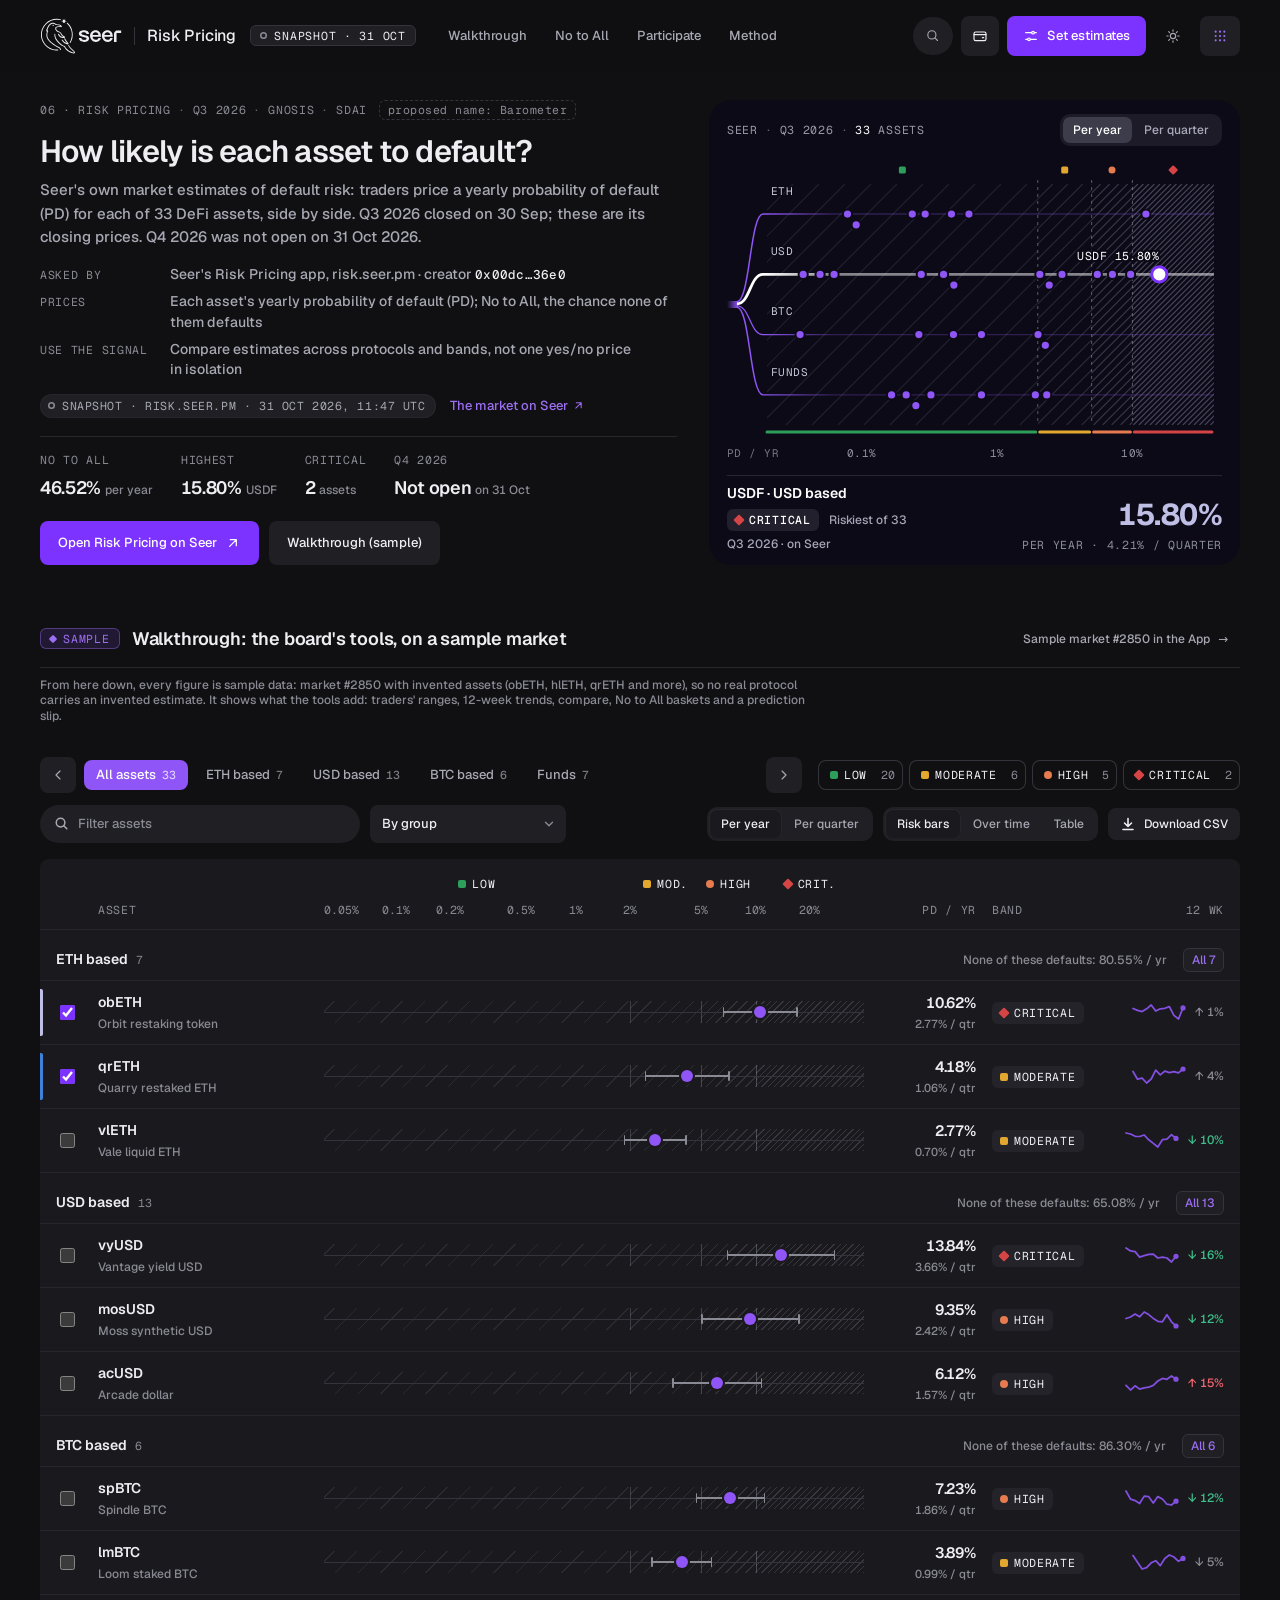
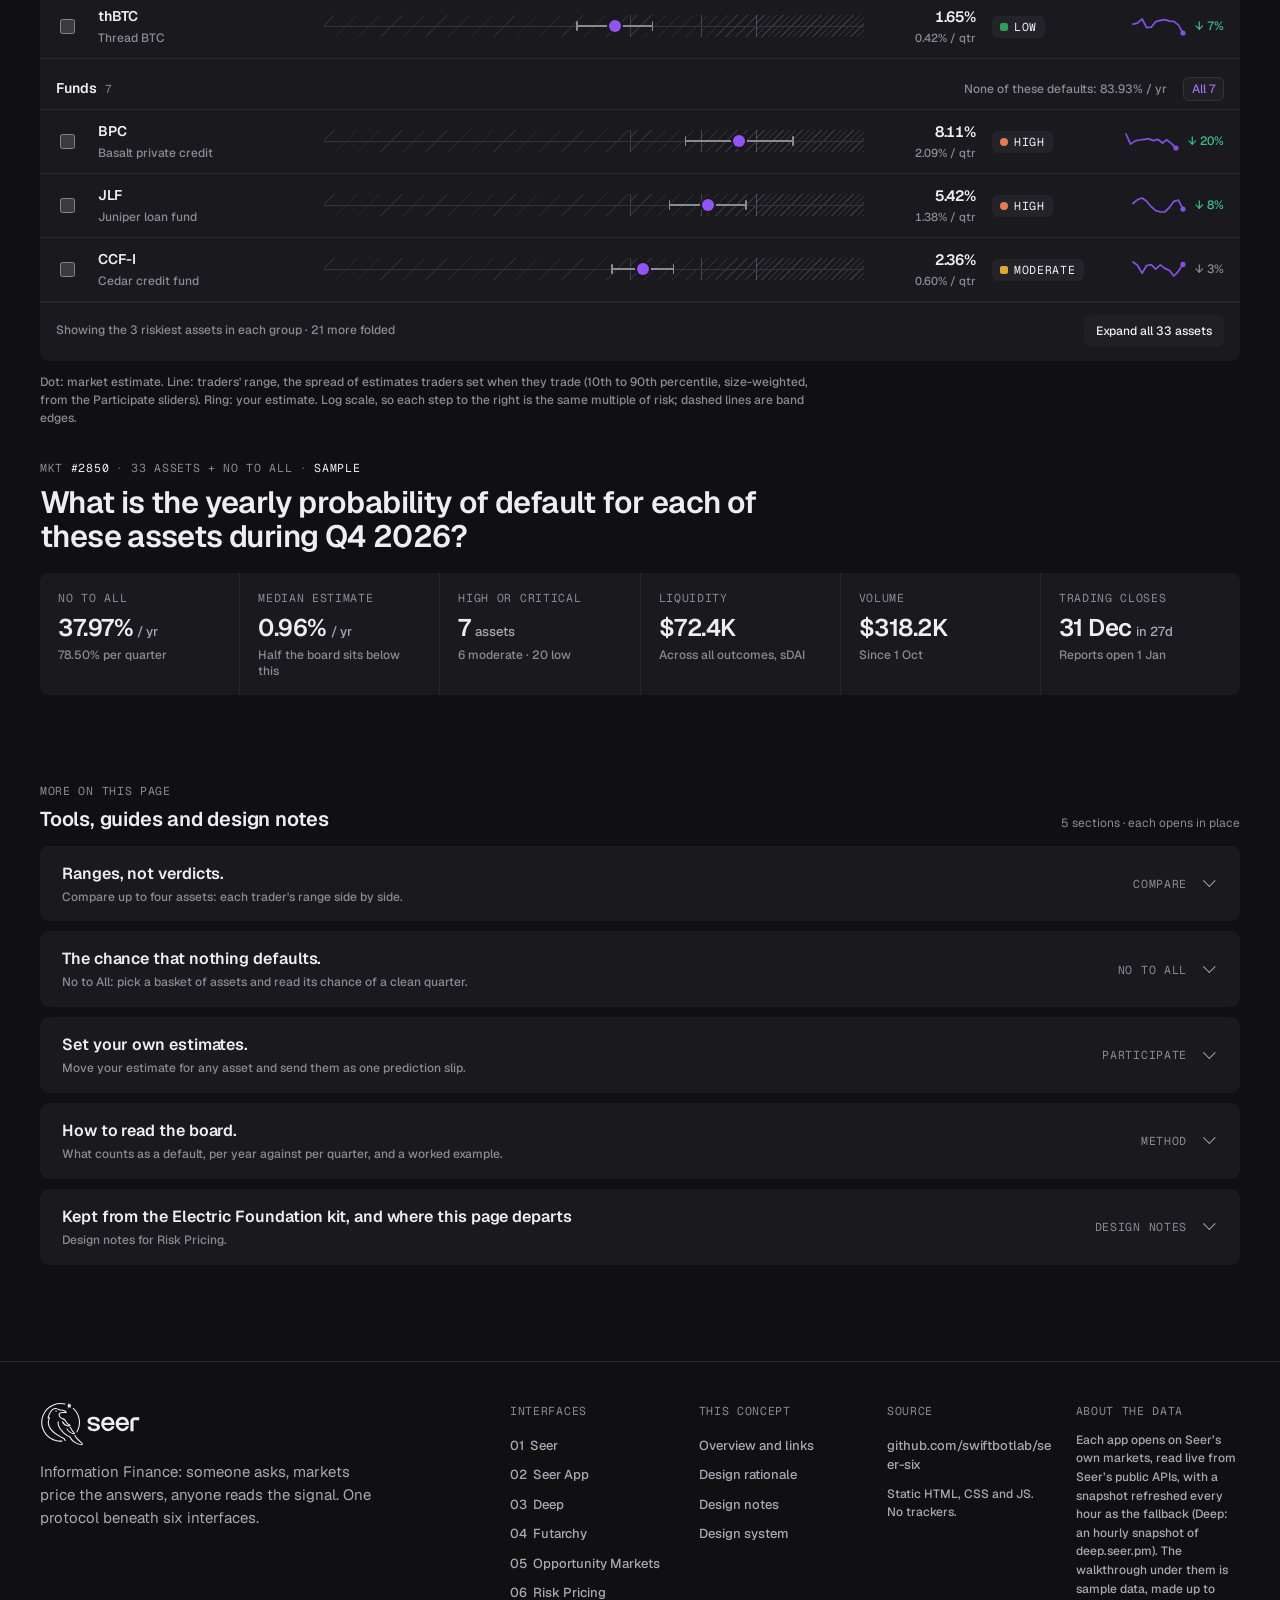
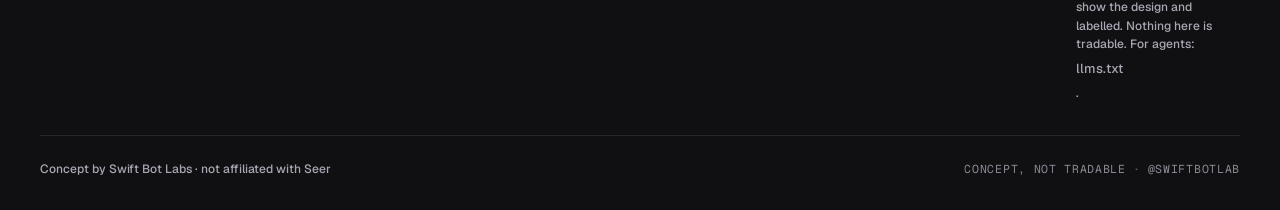
<file: risk/index.html>
<!doctype html>
<html lang="en" data-theme="dark">
<head>
<meta charset="utf-8">
<meta name="viewport" content="width=device-width, initial-scale=1">
<meta http-equiv="Content-Security-Policy" content="default-src 'self'; script-src 'self' 'unsafe-inline'; style-src 'self' 'unsafe-inline'; img-src 'self' data:; font-src 'self'; connect-src https://risk.seer.pm; object-src 'none'; base-uri 'none'; form-action 'none'">
<title>Risk Pricing · Default estimates, side by side (concept)</title>
<meta name="description" content="Risk Pricing: market estimates of the yearly probability of default for 33 DeFi assets, read live from risk.seer.pm and drawn side by side so anyone weighing exposure can compare them, then a sample walkthrough of the tools. Concept by Swift Bot Labs, not affiliated with Seer.">
<link rel="icon" href="../assets/brand/favicon.svg" type="image/svg+xml">
<script>/* preload the three latin font files over http(s) only: file:// previews refuse crossorigin font fetches */
if(location.protocol!=="file:")["geist-latin","geist-mono-latin"].forEach(function(n){var l=document.createElement("link");l.rel="preload";l.as="font";l.type="font/woff2";l.crossOrigin="anonymous";l.href="../assets/fonts/"+n+".woff2";document.head.appendChild(l)});</script>
<link rel="preload" href="../assets/sample-data.js" as="script">
<link rel="preload" href="../assets/ui.js" as="script">
<meta property="og:type" content="website">
<meta property="og:site_name" content="Seer concept by Swift Bot Labs">
<meta property="og:title" content="Risk Pricing · Default estimates, side by side (concept)">
<meta property="og:description" content="Risk Pricing: market estimates of the yearly probability of default for 33 DeFi assets, read live from risk.seer.pm and drawn side by side so anyone weighing exposure can compare them, then a sample walkthrough of the tools. Concept by Swift Bot Labs, not affiliated with Seer.">
<meta property="og:url" content="https://swiftbotlab.github.io/seer-six/risk/">
<meta property="og:image" content="https://swiftbotlab.github.io/seer-six/assets/og/risk.png">
<meta property="og:image:width" content="1200">
<meta property="og:image:height" content="630">
<meta property="og:image:alt" content="Risk Pricing · Default estimates, side by side (concept): its first screen, opening on real Seer data, beside its headline">
<meta name="twitter:card" content="summary_large_image">
<meta name="twitter:site" content="@swiftbotlab">
<meta name="twitter:title" content="Risk Pricing · Default estimates, side by side (concept)">
<meta name="twitter:description" content="Risk Pricing: market estimates of the yearly probability of default for 33 DeFi assets, read live from risk.seer.pm and drawn side by side so anyone weighing exposure can compare them, then a sample walkthrough of the tools. Concept by Swift Bot Labs, not affiliated with Seer.">
<meta name="twitter:image" content="https://swiftbotlab.github.io/seer-six/assets/og/risk.png">
<script>try{var t=/[?&]theme=(light|dark)/.exec(location.search);t=(t&&t[1])||localStorage.getItem("seer-theme");if(t!=="light")t="dark";document.documentElement.setAttribute("data-theme",t)}catch(e){}</script>
<link rel="stylesheet" href="../assets/system.css">
<link rel="stylesheet" href="page.css">
</head>
<body data-app="risk">
<script>window.SEER_PAGE = { product: "Risk Pricing", nav: [["Walkthrough", "#board"], ["No to All", "#exposure"], ["Participate", "#participate"], ["Method", "#method"]], search: "Search assets", cta: ["Set estimates", "#participate", "sliders"] };</script>
<script src="../assets/shell.js"></script>
<main id="main" class="s-main">

  <!-- 1. App head: Seer's real Risk Pricing board on one axis (risk.seer.pm, live with a dated snapshot fallback); the sample walkthrough follows -->
  <section class="s-apphead rk-head" aria-labelledby="rk-title">
    <div class="s-container s-apphead__grid rk-head__grid">
      <div class="s-apphead__copy">
        <!-- Product name: "Risk Pricing" stays primary; "Barometer" is our name proposal for Seer (poidh #39), shown as a subtle label -->
        <div class="rk-kick"><div class="s-hero__kicker s-specs"><span>06 · Risk Pricing</span><span class="rk-kx" data-rk-quarter>Q3 2026</span><span class="rk-kx">Gnosis</span><span class="rk-kx">sDAI</span></div><span class="rk-alias" title="Our proposed name for this app (poidh #39): a barometer is the instrument you read to see pressure building before the weather turns.">proposed name: Barometer</span></div>
        <h1 class="s-apphead__title" id="rk-title">How likely is each asset to default?</h1>
        <p class="s-apphead__sub">Seer's own market estimates of default risk: traders price a yearly probability of default (PD) for each of 33 DeFi assets, side by side. <span id="rk-state">Q3 2026 closed on 30 Sep; these are its closing prices.</span></p>
        <!-- Who asks, what is priced, how to use it: from the market's own data (Seer's markets API, 22 Oct 2026: market
             0xc84786b06390f11ded0dd362e27fc881b540e6f2 on Gnosis, creator 0x00dc3e0acadb8dba21bb08ff30540222ff8836e0, question "What is
             the Probability of Default (PD) for the following DeFi assets ...", 33 assets + No to All) and risk.seer.pm -->
        <dl class="qa-ask" id="rk-ask">
          <div><dt>Asked by</dt><dd>Seer's Risk Pricing app, risk.seer.pm · creator <span class="qa-ask__addr" title="0x00dc3e0acadb8dba21bb08ff30540222ff8836e0">0x00dc…36e0</span></dd></div>
          <div><dt>Prices</dt><dd>Each asset's yearly probability of default (PD); No to All, the chance none of them defaults</dd></div>
          <div><dt>Use the signal</dt><dd>Compare estimates across protocols and bands, not one yes/no price in isolation</dd></div>
        </dl>
        <div class="rk-srcrow"><span class="s-src" id="rk-src" data-state="loading"><i aria-hidden="true"></i>Snapshot · risk.seer.pm</span><a class="rk-srclink" data-rk-mkt href="https://app.seer.pm/markets/100/0xc84786b06390f11ded0dd362e27fc881b540e6f2" rel="noopener noreferrer" target="_blank">The market on Seer <svg width="13" height="13" viewBox="0 0 24 24" fill="none" stroke="currentColor" stroke-width="1.9" stroke-linecap="round" stroke-linejoin="round" aria-hidden="true"><path d="M7 17 17 7M8 7h9v9"/></svg></a></div>
        <dl class="rk-facts" id="rk-facts"></dl>
        <div class="s-apphead__actions">
          <a class="s-btn" href="https://risk.seer.pm/" rel="noopener noreferrer" target="_blank">Open Risk Pricing on Seer <svg width="13" height="13" viewBox="0 0 24 24" fill="none" stroke="currentColor" stroke-width="1.9" stroke-linecap="round" stroke-linejoin="round" aria-hidden="true"><path d="M7 17 17 7M8 7h9v9"/></svg></a>
          <a class="s-btn s-btn--ghost" href="#board">Walkthrough (sample)</a>
        </div>
      </div>
      <div class="s-apphead__art rk-hero__art">
        <figure class="s-poster rk-poster" id="rk-poster">
          <div class="rk-poster__top">
            <div class="s-specs" id="rk-pspecs"><span>Seer</span><span>Q3 2026</span><span><b>33</b> assets</span></div>
            <div class="rk-pseg" role="group" aria-label="Horizon" data-hgroup></div>
          </div>
          <div class="rk-plot" id="rk-plot" tabindex="0" role="img" aria-label="Seer's Q3 2026 Risk Pricing board: 33 assets on one log scale of default probability, in four groups, over Seer's four risk bands. Use the arrow keys to read each asset."></div>
          <div class="rk-plotlegend" id="rk-plotlegend" aria-hidden="true"></div>
          <figcaption class="rk-poster__cap" id="rk-cap" aria-live="polite"></figcaption>
        </figure>
      </div>
    </div>
  </section>

  <!-- 2. Walkthrough (sample): the board #2850, fictional assets -->
  <section class="s-section--tight rk-boardsec" id="board" aria-labelledby="rk-walk-t">
    <div class="s-container">
      <div class="rk-roundbar rk-walkbar">
        <div class="rk-walk"><span class="s-sample">Sample</span><h2 class="rk-walk__t" id="rk-walk-t">Walkthrough: the board's tools, on a sample market</h2></div>
        <a class="s-btn s-btn--sm s-btn--quiet" href="../app/#m=2850">Sample market #2850 in the App <span aria-hidden="true">→</span></a>
      </div>
      <p class="rk-walk__m t-meta">From here down, every figure is sample data: market #2850 with invented assets (obETH, hlETH, qrETH and more), so no real protocol carries an invented estimate. It shows what the tools add: traders' ranges, 12-week trends, compare, No to All baskets and a prediction slip.</p>


      <div class="rk-toolbar" id="rk-toolbar">
        <div class="rk-toolbar__row">
          <div class="rk-groups" id="rk-groups"></div>
          <div class="rk-bandf" id="rk-bandf" role="group" aria-label="Filter by band"></div>
        </div>
        <div class="rk-toolbar__row">
          <div class="rk-toolbar__start">
            <label class="s-search s-search--sm rk-search"><svg viewBox="0 0 16 16" fill="none" stroke="currentColor" stroke-width="1.6" stroke-linecap="round" aria-hidden="true"><circle cx="7" cy="7" r="4.6"/><path d="m10.4 10.4 3.3 3.3"/></svg><input type="search" id="rk-q" placeholder="Filter assets" aria-label="Filter assets" autocomplete="off"></label>
            <label class="rk-sortlab"><span class="s-sr">Sort</span>
              <select class="s-select rk-sort" id="rk-sort" aria-label="Sort assets">
                <option value="group">By group</option>
                <option value="high">Highest estimate first</option>
                <option value="low">Lowest estimate first</option>
                <option value="move">Biggest 12-week rise</option>
                <option value="range">Widest traders' range</option>
                <option value="name">Name, A to Z</option>
              </select>
            </label>
          </div>
          <div class="rk-toolbar__end">
            <div class="s-seg" role="group" aria-label="Horizon" data-hgroup></div>
            <div id="rk-view"></div>
            <button class="s-btn s-btn--sm s-btn--ghost" type="button" id="rk-csv"><svg viewBox="0 0 16 16" fill="none" stroke="currentColor" stroke-width="1.6" stroke-linecap="round" stroke-linejoin="round" aria-hidden="true"><path d="M8 2.5v8M4.5 7 8 10.5 11.5 7M3 13.5h10"/></svg><span>Download CSV</span></button>
          </div>
        </div>
      </div>

      <div class="rk-boardbody" id="rk-boardbody" aria-live="polite"></div>
      <p class="rk-key t-meta" id="rk-key"></p>

      <!-- the market's exact question and numbers, under the board they describe -->
      <div class="rk-marketfacts">
      <div class="rk-qhead">
        <div class="s-col" style="--gap:10px">
          <div id="rk-qspecs"></div>
          <h2 class="t-h2 rk-question">What is the yearly probability of default for each of these assets during Q4 2026?</h2>
        </div>
      </div>
      <div class="s-stats rk-stats" id="rk-stats" style="--cols:6"></div>
      </div>
    </div>
  </section>

  <!-- More on this page: the long tail, folded. Each row opens in place; a link to its #section opens it too (shell.js). -->
  <section class="s-section--tight s-more" aria-labelledby="rk-more-title">
    <div class="s-container">
      <div class="s-more__head"><div><span class="s-spec">More on this page</span><h2 class="t-h3" id="rk-more-title">Tools, guides and design notes</h2></div><p>5 sections · each opens in place</p></div>
      <details class="s-details s-more__item">
        <summary><span class="s-more__t"><b>Ranges, not verdicts.</b><small>Compare up to four assets: each trader&#x27;s range side by side.</small></span><span class="s-more__k">Compare</span></summary>
      <!-- 3. Compare -->
      <section class="s-section rk-cmpsec" id="compare">
        <div class="s-container">
          <div class="s-section-head">
            <div><span class="s-spec">Compare · up to four assets</span><h2 class="t-h2">Ranges, not verdicts.</h2></div>
          </div>
          <div class="rk-cmpbar">
            <div class="rk-cmpchips" id="rk-cmp-chips"></div>
            <label class="rk-cmpadd"><span class="s-sr">Add an asset to compare</span><select class="s-select" id="rk-cmp-add"></select></label>
          </div>
          <div class="rk-presets" id="rk-presets"></div>
          <div class="rk-cmpgrid">
            <div class="s-card s-card--pad rk-cmpcard">
              <div class="rk-cardhead"><div><b class="t-title">Where traders' estimates sit</b><p class="t-meta">Each curve is the spread of estimates traders set on one asset when they trade, weighted by size. The peak is the market price.</p></div></div>
              <div id="rk-cmp-dist" class="rk-dist"></div>
            </div>
            <div class="s-card s-card--pad rk-cmpcard">
              <div class="rk-cardhead"><div><b class="t-title">Over 12 weeks</b><p class="t-meta">Weekly closing estimate, on the same log scale. Dashed lines are band edges.</p></div></div>
              <div id="rk-cmp-line"></div>
            </div>
          </div>
          <div id="rk-cmp-table" class="rk-cmptable"></div>
        </div>
      </section>
      </details>
      <details class="s-details s-more__item">
        <summary><span class="s-more__t"><b>The chance that nothing defaults.</b><small>No to All: pick a basket of assets and read its chance of a clean quarter.</small></span><span class="s-more__k">No to All</span></summary>
      <!-- 4. No to All / basket -->
      <section class="s-section rk-ntasec" id="exposure">
        <div class="s-container">
          <div class="s-section-head">
            <div><span class="s-spec">No to All · the whole board in one number</span><h2 class="t-h2">The chance that nothing defaults.</h2></div>
          </div>
          <div class="rk-ntagrid">
            <figure class="s-poster rk-nta" id="rk-nta">
              <div class="rk-nta__top s-specs" id="rk-nta-specs"></div>
              <div class="rk-nta__num" id="rk-nta-num"></div>
              <div class="rk-nta__field" id="rk-nta-field" role="img"></div>
              <figcaption class="rk-nta__cap" id="rk-nta-cap"></figcaption>
            </figure>
            <div class="s-panel rk-basket" id="rk-basket">
              <div class="s-panel__head"><b class="t-title">Your basket</b><span class="t-meta" id="rk-bk-count"></span></div>
              <div class="rk-bk-presets" id="rk-bk-presets"></div>
              <fieldset class="rk-bk-groups" id="rk-bk-groups"><legend class="s-spec">Groups</legend></fieldset>
              <div class="s-panel s-panel--nested rk-bk-amount">
                <div class="s-amount"><label for="rk-bk-amt">Held across the basket</label><input id="rk-bk-amt" type="text" inputmode="decimal" value="$10,000.00" aria-describedby="rk-bk-amt-note"></div>
                <div class="s-amountchips" id="rk-bk-chips"></div>
                <p class="t-meta" id="rk-bk-amt-note">Split equally across the assets in the basket.</p>
              </div>
              <div class="s-stats rk-bk-stats" id="rk-bk-stats" style="--cols:2"></div>
              <div>
                <div class="rk-minihead"><span class="s-spec">Where the basket's risk sits</span></div>
                <div id="rk-bk-stack"></div>
              </div>
              <p class="t-meta rk-assume">Treats defaults as independent, as the No to All figure does. Defaults that cluster make "none" a little more likely, and several at once more likely too.</p>
            </div>
          </div>
        </div>
      </section>
      </details>
      <details class="s-details s-more__item">
        <summary><span class="s-more__t"><b>Set your own estimates.</b><small>Move your estimate for any asset and send them as one prediction slip.</small></span><span class="s-more__k">Participate</span></summary>
      <!-- 5. Participate -->
      <section class="s-section rk-partsec" id="participate">
        <div class="s-container">
          <div class="s-section-head">
            <div><span class="s-spec">Participate · sample #2850</span><h2 class="t-h2">Set your own estimates.</h2></div>
          </div>
          <div class="s-split s-split--wide rk-part">
            <div class="rk-est">
              <div class="s-callout s-callout--violet"><svg viewBox="0 0 16 16" fill="none" stroke="currentColor" stroke-width="1.5" aria-hidden="true"><circle cx="8" cy="8" r="6.2"/><path d="M8 7.2v4M8 4.9v.1" stroke-linecap="round"/></svg><span><b>One deposit covers every asset.</b> 1 sDAI mints one token for each asset plus No to All. Estimate as many assets as you like; the batch sells the tokens you think are priced too high and buys the ones you think are too low, with the same capital.</span></div>
              <div class="rk-esttools">
                <label class="s-btn s-btn--sm s-btn--ghost rk-upload"><svg viewBox="0 0 16 16" fill="none" stroke="currentColor" stroke-width="1.6" stroke-linecap="round" stroke-linejoin="round" aria-hidden="true"><path d="M8 10.5v-8M4.5 6 8 2.5 11.5 6M3 13.5h10"/></svg><span>Upload CSV predictions</span><input type="file" id="rk-file" accept=".csv,text/csv,text/plain" class="s-sr"></label>
                <button class="s-btn s-btn--sm s-btn--quiet" type="button" id="rk-template">Template</button>
                <span class="rk-esttools__end">
                  <button class="s-btn s-btn--sm s-btn--quiet" type="button" id="rk-expand">Expand all</button>
                  <button class="s-btn s-btn--sm s-btn--quiet" type="button" id="rk-reset">Reset to market</button>
                </span>
              </div>
              <div class="rk-dropnote t-meta" id="rk-dropnote">CSV with two columns: <code>symbol,pd</code>. Give a yearly PD as a fraction (0.025) or a percent with the sign (2.5%). Parsed in your browser; nothing is uploaded.</div>
              <div class="rk-nta-row" id="rk-nta-row"></div>
              <div class="rk-acc" id="rk-acc"></div>
            </div>
            <aside class="s-sticky">
              <section class="s-panel rk-slip" id="rk-slip" aria-label="Prediction slip"></section>
            </aside>
          </div>
        </div>
      </section>
      </details>
      <details class="s-details s-more__item">
        <summary><span class="s-more__t"><b>How to read the board.</b><small>What counts as a default, per year against per quarter, and a worked example.</small></span><span class="s-more__k">Method</span></summary>
      <!-- 6. Method -->
      <section class="s-section rk-methsec" id="method">
        <div class="s-container">
          <div class="s-section-head">
            <div><span class="s-spec">Method</span><h2 class="t-h2">How to read the board.</h2></div>
          </div>
          <div class="rk-meth">
            <article class="s-card s-card--pad rk-mcard">
              <span class="rk-mcard__n">01</span>
              <h3 class="t-h3">What counts as a default</h3>
              <p class="t-body">Seer's Risk Pricing definition, which the market resolves against:</p>
              <ul class="rk-deflist">
                <li><b>Redemption failure.</b> The asset can't be redeemed at its expected value for 2 weeks.</li>
                <li><b>Reserve insolvency.</b> Reserves sit 1% or more below issuance value for 7 days or longer.</li>
                <li><b>Other structural failures</b> relevant to how the token works: wrappers, liquid staking tokens, fiat-backed stablecoins.</li>
              </ul>
              <p class="t-meta">Only defaults that happen during the quarter count. Defaults caused by events before it don't.</p>
            </article>
            <article class="s-card s-card--pad rk-mcard">
              <span class="rk-mcard__n">02</span>
              <h3 class="t-h3">From token price to yearly PD</h3>
              <p class="t-body">Each asset has a token in market #2850, and so does No to All. At resolution the sDAI is split between the assets that defaulted; if none did, No to All takes it. So a token's price is close to the market's chance of a default this quarter, a little under it because the payout is shared when several assets default (here × 0.89, the factor that makes all 34 prices add up to 1 sDAI). The board shows the chance per year.</p>
              <div class="rk-formula" id="rk-formula"></div>
            </article>
            <article class="s-card s-card--pad rk-mcard">
              <span class="rk-mcard__n">03</span>
              <h3 class="t-h3">Four bands, as reading aids</h3>
              <p class="t-body">Bands group yearly estimates so a long board scans quickly. They are not ratings. The number and its range are the signal.</p>
              <ul class="rk-bandlist" id="rk-bandlist"></ul>
            </article>
            <article class="s-card s-card--pad rk-mcard">
              <span class="rk-mcard__n">04</span>
              <h3 class="t-h3">How it resolves</h3>
              <p class="t-body">When the quarter ends, the question opens on Reality.eth. Anyone can answer with a bond; a challenged answer goes to Kleros. Once the answer is final, tokens redeem for sDAI.</p>
              <div id="rk-timeline" class="rk-tl"></div>
            </article>
          </div>
          <div class="rk-rules" id="rk-rules"></div>
        </div>
      </section>
      </details>
      <details class="s-details s-more__item">
        <summary><span class="s-more__t"><b>Kept from the Electric Foundation kit, and where this page departs</b><small>Design notes for Risk Pricing.</small></span><span class="s-more__k">Design notes</span></summary>
      <!-- 7. Design notes -->
      <section class="s-section--tight rk-notesec" id="notes">
        <div class="s-container">
          <div class="s-card s-card--pad rk-notes">
            <div class="rk-notes__head"><span class="s-spec">Design notes · Risk Pricing</span><h2 class="t-h3">Kept from the Electric Foundation kit, and where this page departs</h2><p class="rk-notes__more"><a class="s-link" href="../rationale/">Design rationale for all six</a></p></div>
                    <div class="rk-notes__cols">
              <div>
                <h3 class="rk-notes__h">Kept</h3>
                <ul class="rk-notes__list">
                  <li>Kit tokens in both themes: page, card and nested surfaces, violet primary, the secondary No/Down button.</li>
                  <li>Radii 9 / 22 / 8, Medium 13 UI type, Medium 12 meta, Bold 16/24 titles and the Bold 32 amount in the slip.</li>
                  <li>Kit components: pill search, category row with arrows, segmented controls, bet slip with +$ chips and Confirm + ✕.</li>
                  <li>Mono spec labels for market metadata, one serif-italic accent phrase per headline.</li>
                </ul>
              </div>
              <div>
                <h3 class="rk-notes__h">Departures</h3>
                <ol class="rk-notes__list rk-notes__list--n">
                  <li><b>Lines carry data.</b> The hero's EF line runs the way Seer's Part II brief draws it: one stem enters from the left (the question) and fans out into one lane per asset group, each as thick as its share of the 33 assets; the estimates sit on those lanes. The 45° line field marks the bands, its density rising with each band; in No to All each stripe is one asset, as wide as its share of the board's risk.</li>
                  <li><b>Name.</b> Risk Pricing stays the product name, so it reads as Seer's app. The small "proposed name: Barometer" label is our name proposal for Seer (poidh #39): a barometer is the instrument you read to see pressure building before the weather turns.</li>
                  <li><b>A log scale, not bars from zero.</b> Estimates run from 0.07% to 14%. On a linear axis most of the board sits in one pixel; on a log scale twice as risky is always the same step.</li>
                  <li><b>Ranges next to every price.</b> Each estimate carries the 10th–90th percentile of the estimates traders set when they trade (size-weighted), so a 10% asset with a wide range reads differently from a tight one.</li>
                  <li><b>Band colours, used once.</b> The kit has no status colours. Green to red marks the four bands only, always beside a label and a distinct shape. Prices stay violet.</li>
                  <li><b>Real board first, fictional walkthrough.</b> The hero is Seer's own board, read from risk.seer.pm. The walkthrough uses invented assets, so no real protocol is paired with an invented estimate. Seer's default definition, bands and pricing mechanics are kept as published.</li>
                </ol>
              </div>
            </div>
          </div>
        </div>
      </section>
      </details>
    </div>
  </section>




</main>

<div class="s-drawer" id="rk-drawer" aria-hidden="true">
  <div class="s-drawer__scrim" data-close></div>
  <aside class="s-drawer__panel rk-drawer" role="dialog" aria-modal="true" aria-labelledby="rk-dr-title" id="rk-drawer-panel"></aside>
</div>

<script src="../assets/sample-data.js"></script>
<script src="../assets/ui.js"></script>
<script src="snapshot.js"></script>
<script src="page.js"></script>
</body>
</html>
</file>
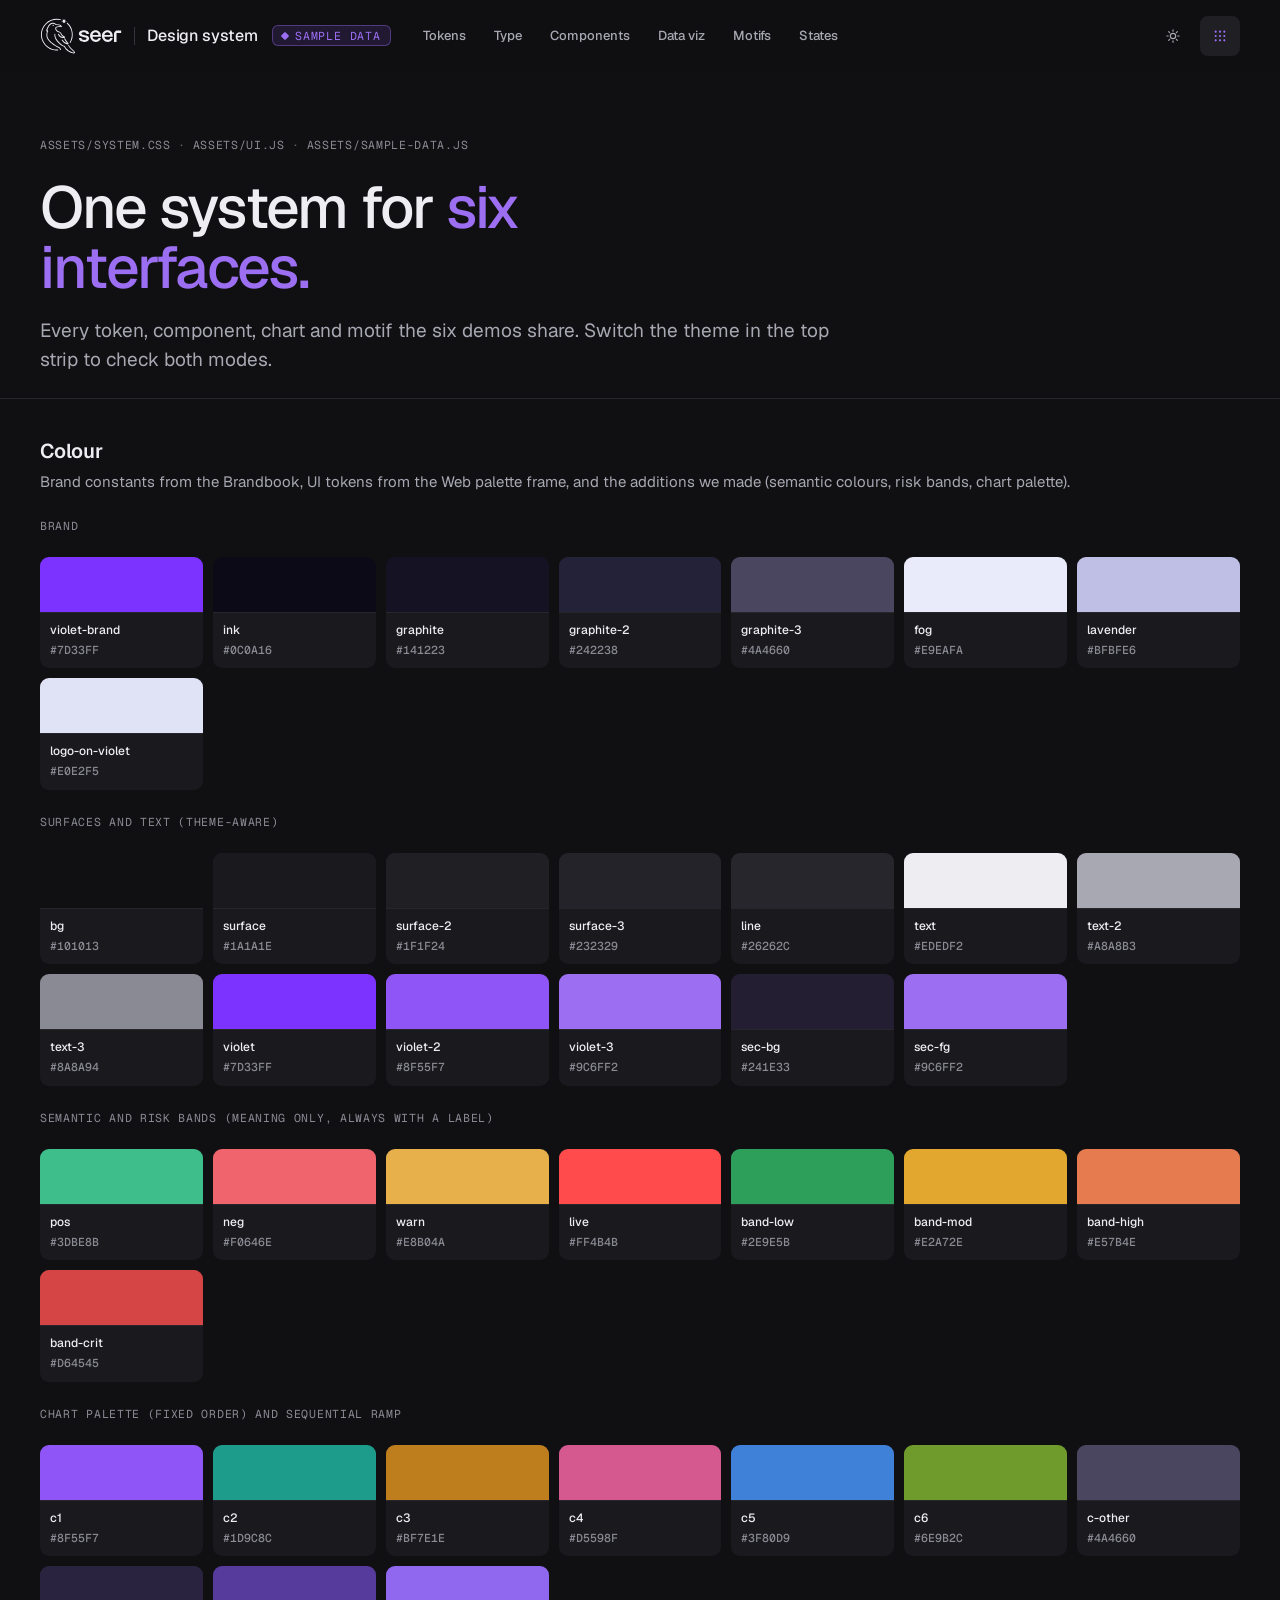
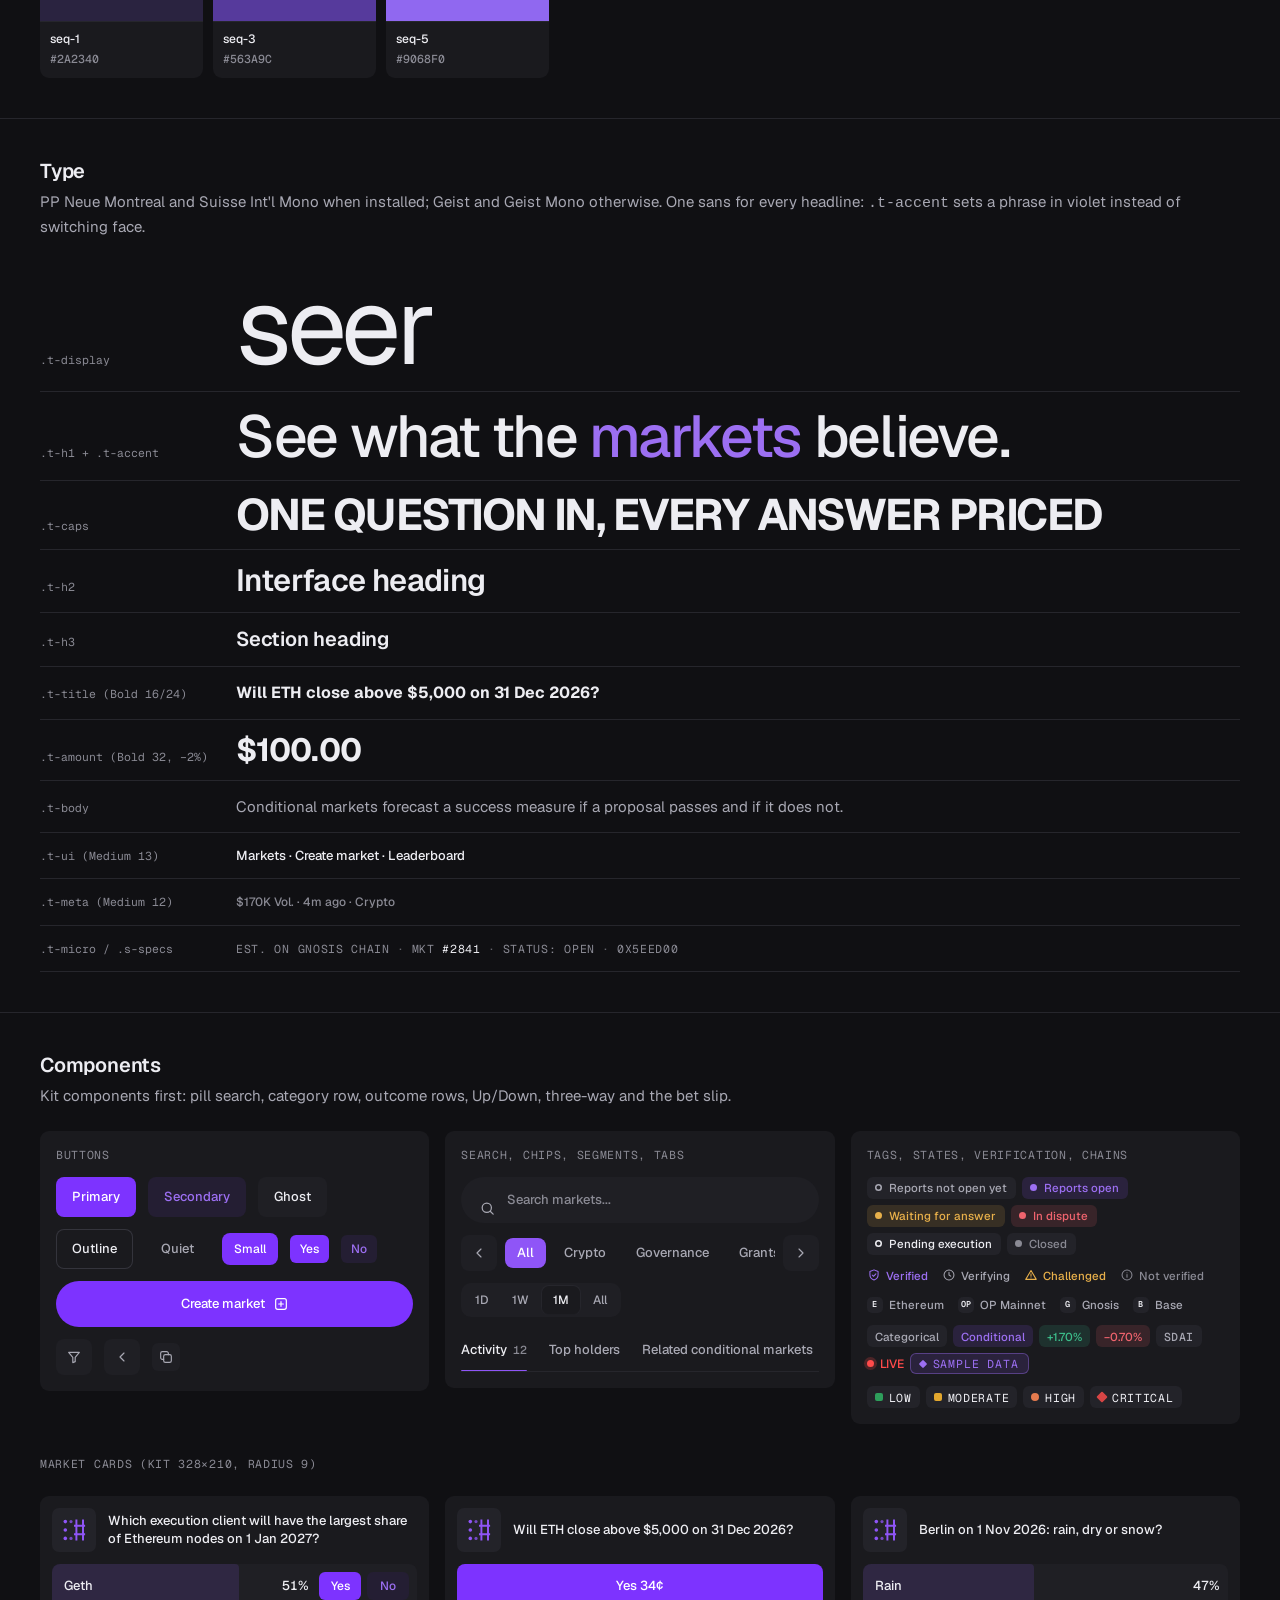
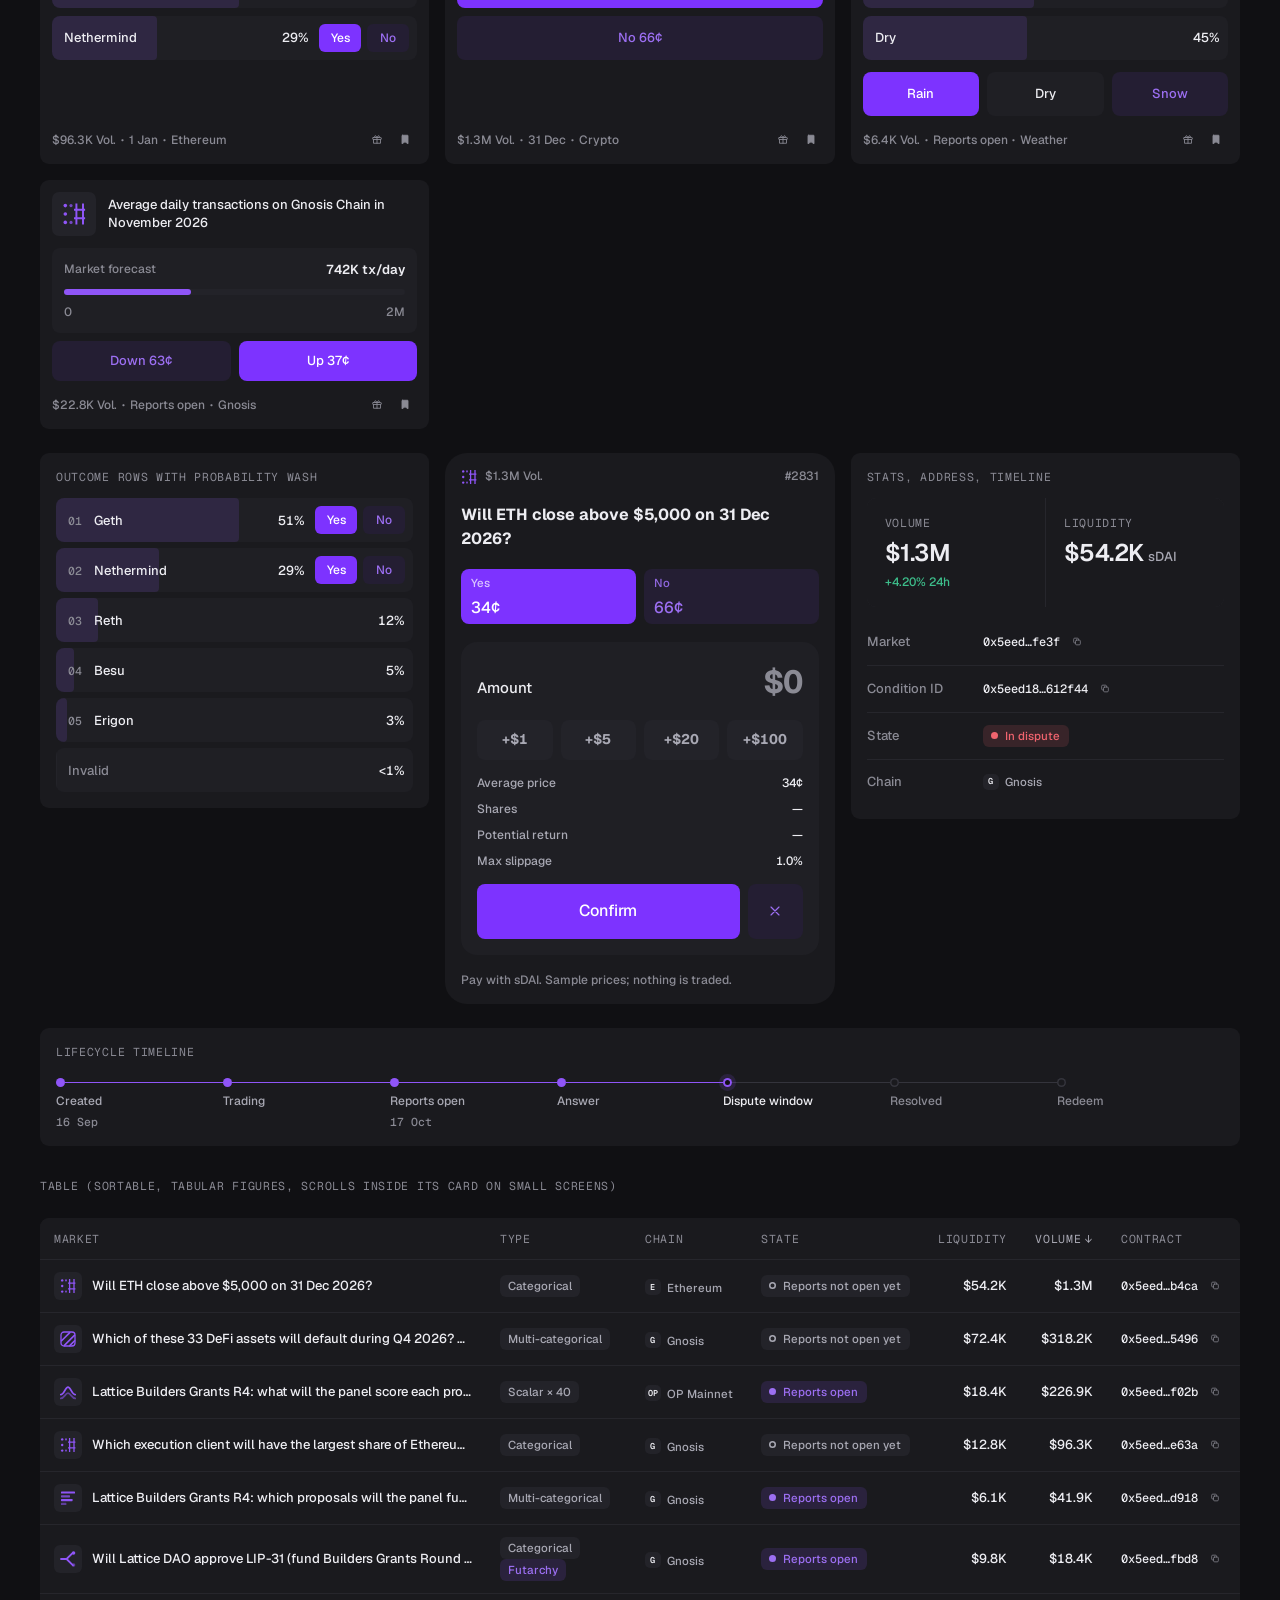
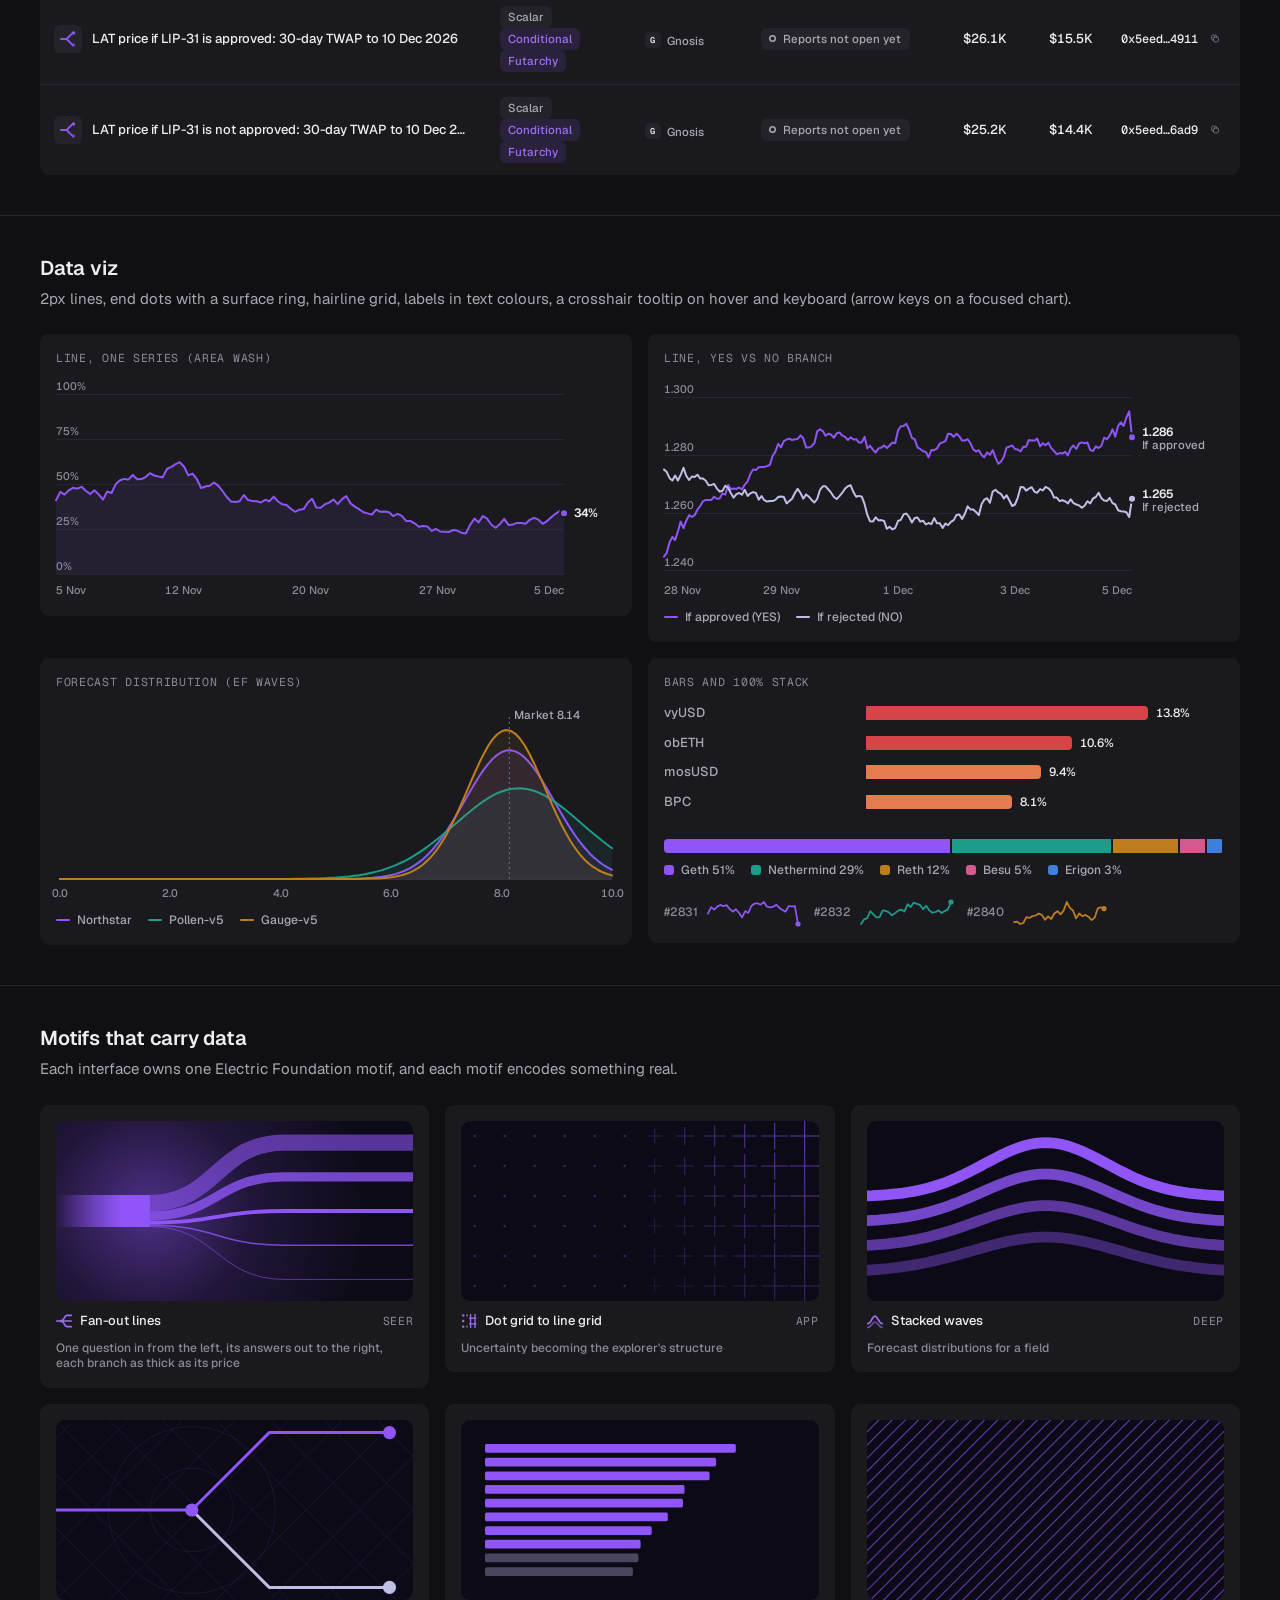
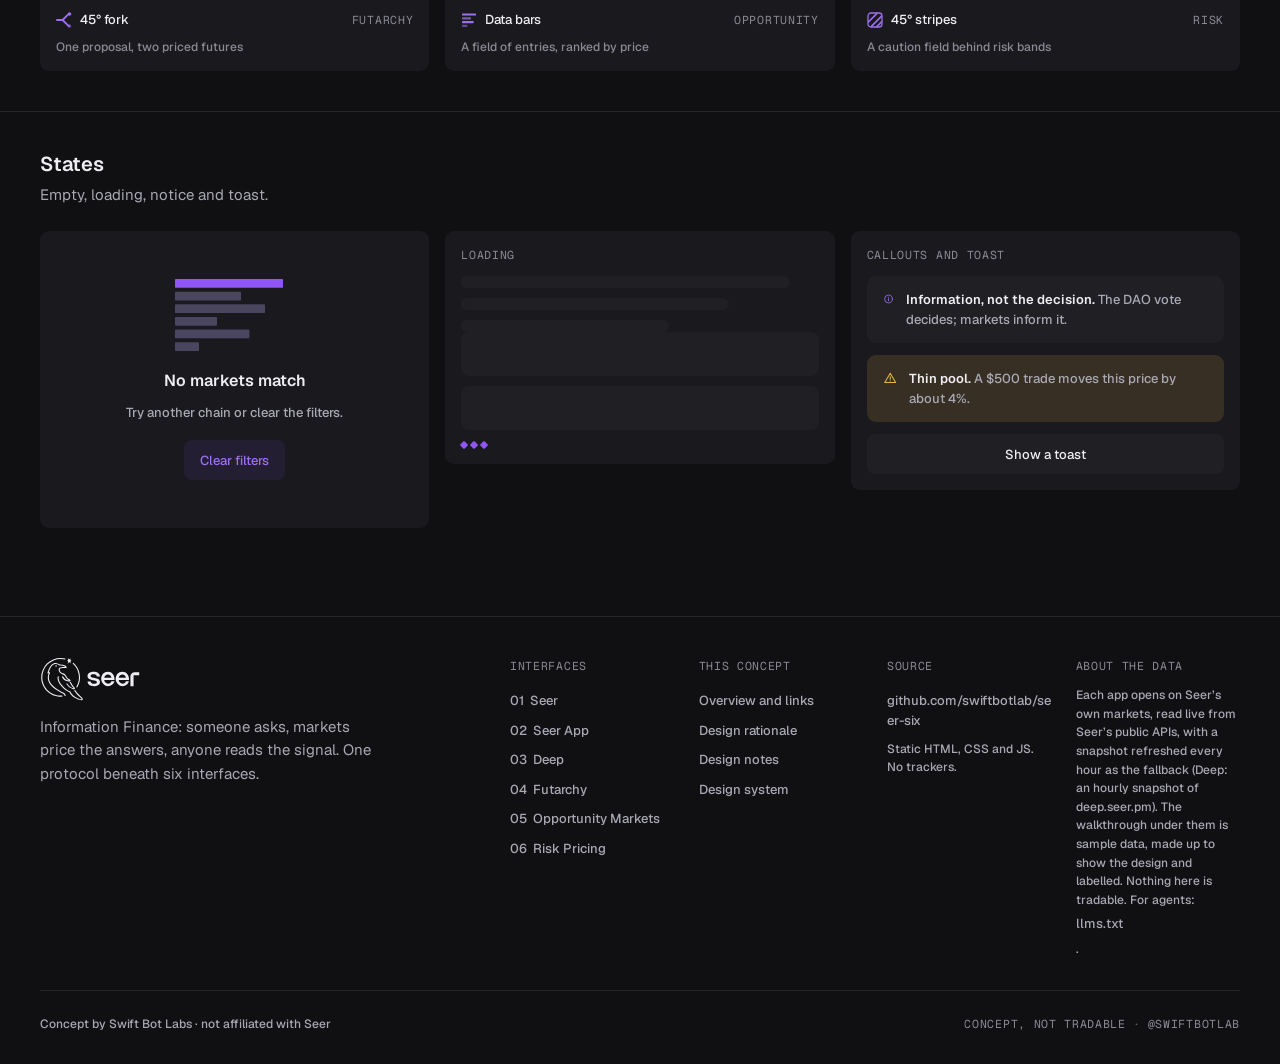
<file: system/index.html>
<!doctype html>
<html lang="en" data-theme="dark">
<head>
<meta charset="utf-8">
<meta name="viewport" content="width=device-width, initial-scale=1">
<title>Seer · Design system (concept)</title>
<meta name="description" content="Tokens, type, components, charts and motifs shared by the six Seer interfaces. Concept by Swift Bot Labs; sample data, not affiliated with Seer.">
<link rel="icon" href="../assets/brand/favicon.svg" type="image/svg+xml">
<script>/* preload the three latin font files over http(s) only: file:// previews refuse crossorigin font fetches */
if(location.protocol!=="file:")["geist-latin","geist-mono-latin"].forEach(function(n){var l=document.createElement("link");l.rel="preload";l.as="font";l.type="font/woff2";l.crossOrigin="anonymous";l.href="../assets/fonts/"+n+".woff2";document.head.appendChild(l)});</script>
<link rel="preload" href="../assets/sample-data.js" as="script">
<link rel="preload" href="../assets/ui.js" as="script">
<meta property="og:type" content="website">
<meta property="og:site_name" content="Seer concept by Swift Bot Labs">
<meta property="og:title" content="Seer · Design system (concept)">
<meta property="og:description" content="Tokens, type, components, charts and motifs shared by the six Seer interfaces. Concept by Swift Bot Labs; sample data, not affiliated with Seer.">
<meta property="og:url" content="https://swiftbotlab.github.io/seer-six/system/">
<meta property="og:image" content="https://swiftbotlab.github.io/seer-six/assets/og/hub.png">
<meta property="og:image:width" content="1200">
<meta property="og:image:height" content="630">
<meta property="og:image:alt" content="Seer · six interfaces (concept): Seer's logo over one violet line that fans out into the six interfaces, beside the headline">
<meta name="twitter:card" content="summary_large_image">
<meta name="twitter:site" content="@swiftbotlab">
<meta name="twitter:title" content="Seer · Design system (concept)">
<meta name="twitter:description" content="Tokens, type, components, charts and motifs shared by the six Seer interfaces. Concept by Swift Bot Labs; sample data, not affiliated with Seer.">
<meta name="twitter:image" content="https://swiftbotlab.github.io/seer-six/assets/og/hub.png">
<script>try{var t=/[?&]theme=(light|dark)/.exec(location.search);t=(t&&t[1])||localStorage.getItem("seer-theme");if(t!=="light")t="dark";document.documentElement.setAttribute("data-theme",t)}catch(e){}</script>
<link rel="stylesheet" href="../assets/system.css">
<style>
/* gallery page — prefix .sy- */
.sy-sec { padding-block: 40px; border-top: 1px solid var(--line); }
.sy-sec:first-of-type { border-top: 0; }
.sy-sec > .s-container > h2 { margin-bottom: 6px; }
.sy-sec > .s-container > p { margin-bottom: 24px; }
.sy-sw { display: grid; grid-template-columns: repeat(auto-fill, minmax(150px, 1fr)); gap: 10px; }
.sy-sw div { background: var(--surface); border-radius: var(--r-card); overflow: hidden; font-size: 12px; font-weight: 500; }
.sy-sw div i { display: block; height: 56px; box-shadow: inset 0 -1px 0 var(--line); }
.sy-sw div span { display: block; padding: 8px 10px 2px; color: var(--text); }
.sy-sw div code { display: block; padding: 0 10px 10px; font-family: var(--font-mono); font-size: 11.5px; color: var(--text-3); }
.sy-type > div { display: grid; grid-template-columns: 180px minmax(0, 1fr); gap: 16px; align-items: baseline; padding: 14px 0; border-bottom: 1px solid var(--line); }
.sy-type > div > code { font-family: var(--font-mono); font-size: 11.5px; color: var(--text-3); }
.sy-demo { display: grid; grid-template-columns: repeat(var(--c, 3), minmax(0, 1fr)); gap: 16px; align-items: start; }
.sy-box { background: var(--surface); border-radius: var(--r-card); padding: 16px; display: flex; flex-direction: column; gap: 12px; min-width: 0; }
.sy-box > .s-spec { margin-bottom: 2px; }
.sy-motif { height: 180px; border-radius: var(--r-card); background: var(--ink); color: var(--violet-2); overflow: hidden; position: relative; }
.sy-motif > div { position: absolute; inset: 0; }
/* the key-value demo sits in a third-width box: a narrower label column so addresses fit at 1024 */
.sy-box .s-kv { grid-template-columns: minmax(88px, 116px) minmax(0, 1fr); }
@media (max-width: 960px) { .sy-demo { --c: 2 !important; } }
@media (max-width: 640px) { .sy-demo { --c: 1 !important; } .sy-type > div { grid-template-columns: 1fr; gap: 4px; } }
</style>
</head>
<body data-app="system">
<script>window.SEER_PAGE = { product: "Design system", nav: [["Tokens", "#tokens"], ["Type", "#type"], ["Components", "#components"], ["Data viz", "#dataviz"], ["Motifs", "#motifs"], ["States", "#states"]], connect: false };</script>
<script src="../assets/shell.js"></script>
<main id="main" class="s-main">
  <section class="s-hero" style="padding-bottom:24px">
    <div class="s-container">
      <div class="s-hero__kicker s-specs"><span>assets/system.css</span><span>assets/ui.js</span><span>assets/sample-data.js</span></div>
      <h1 class="s-hero__title" style="max-width:18ch">One system for <span class="t-accent">six interfaces.</span></h1>
      <p class="s-hero__lede t-lede">Every token, component, chart and motif the six demos share. Switch the theme in the top strip to check both modes.</p>
    </div>
  </section>

  <section class="sy-sec" id="tokens"><div class="s-container">
    <h2 class="t-h3">Colour</h2><p class="t-body">Brand constants from the Brandbook, UI tokens from the Web palette frame, and the additions we made (semantic colours, risk bands, chart palette).</p>
    <p class="s-spec u-mb-2">Brand</p><div class="sy-sw" data-sw="--violet-brand,--ink,--graphite,--graphite-2,--graphite-3,--fog,--lavender,--logo-on-violet"></div>
    <p class="s-spec u-mb-2 u-mt-6">Surfaces and text (theme-aware)</p><div class="sy-sw" data-sw="--bg,--surface,--surface-2,--surface-3,--line,--text,--text-2,--text-3,--violet,--violet-2,--violet-3,--sec-bg,--sec-fg"></div>
    <p class="s-spec u-mb-2 u-mt-6">Semantic and risk bands (meaning only, always with a label)</p><div class="sy-sw" data-sw="--pos,--neg,--warn,--live,--band-low,--band-mod,--band-high,--band-crit"></div>
    <p class="s-spec u-mb-2 u-mt-6">Chart palette (fixed order) and sequential ramp</p><div class="sy-sw" data-sw="--c1,--c2,--c3,--c4,--c5,--c6,--c-other,--seq-1,--seq-3,--seq-5"></div>
  </div></section>

  <section class="sy-sec" id="type"><div class="s-container">
    <h2 class="t-h3">Type</h2><p class="t-body">PP Neue Montreal and Suisse Int'l Mono when installed; Geist and Geist Mono otherwise. One sans for every headline: <code>.t-accent</code> sets a phrase in violet instead of switching face.</p>
    <div class="sy-type">
      <div><code>.t-display</code><span class="t-display">seer</span></div>
      <div><code>.t-h1 + .t-accent</code><span class="t-h1">See what the <span class="t-accent">markets</span> believe.</span></div>
      <div><code>.t-caps</code><span class="t-caps" style="font-size:44px">One question in, every answer priced</span></div>
      <div><code>.t-h2</code><span class="t-h2">Interface heading</span></div>
      <div><code>.t-h3</code><span class="t-h3">Section heading</span></div>
      <div><code>.t-title (Bold 16/24)</code><span class="t-title">Will ETH close above $5,000 on 31 Dec 2026?</span></div>
      <div><code>.t-amount (Bold 32, −2%)</code><span class="t-amount">$100.00</span></div>
      <div><code>.t-body</code><span class="t-body">Conditional markets forecast a success measure if a proposal passes and if it does not.</span></div>
      <div><code>.t-ui (Medium 13)</code><span class="t-ui">Markets · Create market · Leaderboard</span></div>
      <div><code>.t-meta (Medium 12)</code><span class="t-meta">$170K Vol. · 4m ago · Crypto</span></div>
      <div><code>.t-micro / .s-specs</code><span class="s-specs"><span>Est. on Gnosis Chain</span><span>Mkt <b>#2841</b></span><span>Status: open</span><span>0x5eed00</span></span></div>
    </div>
  </div></section>

  <section class="sy-sec" id="components"><div class="s-container">
    <h2 class="t-h3">Components</h2><p class="t-body">Kit components first: pill search, category row, outcome rows, Up/Down, three-way and the bet slip.</p>
    <div class="sy-demo" style="--c:3">
      <div class="sy-box"><span class="s-spec">Buttons</span>
        <div class="s-row"><button class="s-btn" type="button">Primary</button><button class="s-btn s-btn--secondary" type="button">Secondary</button><button class="s-btn s-btn--ghost" type="button">Ghost</button></div>
        <div class="s-row"><button class="s-btn s-btn--outline" type="button">Outline</button><button class="s-btn s-btn--quiet" type="button">Quiet</button><button class="s-btn s-btn--sm" type="button">Small</button><button class="s-btn s-btn--xs" type="button">Yes</button><button class="s-btn s-btn--xs s-btn--secondary" type="button">No</button></div>
        <button class="s-btn s-btn--pill" type="button" id="sy-pill">Create market</button>
        <div class="s-row"><button class="s-icon-btn" type="button" aria-label="Filter" data-i="filter"></button><button class="s-icon-btn" type="button" aria-label="Previous" data-i="chevron-left"></button><button class="s-icon-btn s-icon-btn--sm" type="button" aria-label="Copy" data-i="copy"></button></div>
      </div>
      <div class="sy-box"><span class="s-spec">Search, chips, segments, tabs</span>
        <label class="s-search"><span data-i="search"></span><span class="s-sr">Search</span><input type="search" placeholder="Search markets..."></label>
        <div id="sy-chips"></div><div id="sy-seg"></div><div id="sy-tabs"></div>
      </div>
      <div class="sy-box"><span class="s-spec">Tags, states, verification, chains</span>
        <div class="s-row" id="sy-states" style="--gap:6px"></div>
        <div class="s-row" id="sy-verify" style="--gap:14px"></div>
        <div class="s-row" id="sy-chains" style="--gap:14px"></div>
        <div class="s-row" style="--gap:6px"><span class="s-tag">Categorical</span><span class="s-tag s-tag--violet">Conditional</span><span class="s-tag s-tag--pos">+1.70%</span><span class="s-tag s-tag--neg">−0.70%</span><span class="s-tag s-tag--mono">sDAI</span><span class="s-live"><i class="s-dot"></i>LIVE</span><span class="s-sample">Sample data</span></div>
        <div class="s-row" style="--gap:6px"><span class="s-band" data-band="low">Low</span><span class="s-band" data-band="mod">Moderate</span><span class="s-band" data-band="high">High</span><span class="s-band" data-band="crit">Critical</span></div>
      </div>
    </div>
    <p class="s-spec u-mb-2 u-mt-8">Market cards (kit 328×210, radius 9)</p>
    <div class="s-grid s-grid--cards" id="sy-cards"></div>
    <div class="sy-demo u-mt-6" style="--c:3">
      <div class="sy-box"><span class="s-spec">Outcome rows with probability wash</span><div class="s-orows" id="sy-orows"></div></div>
      <div id="sy-ticket"></div>
      <div class="sy-box"><span class="s-spec">Stats, address, timeline</span><div class="s-stats" style="--cols:2" id="sy-stats"></div><div id="sy-kv"></div></div>
    </div>
    <div class="sy-box u-mt-6"><span class="s-spec">Lifecycle timeline</span><div id="sy-tl"></div></div>
    <p class="s-spec u-mb-2 u-mt-8">Table (sortable, tabular figures, scrolls inside its card on small screens)</p>
    <div id="sy-table"></div>
  </div></section>

  <section class="sy-sec" id="dataviz"><div class="s-container">
    <h2 class="t-h3">Data viz</h2><p class="t-body">2px lines, end dots with a surface ring, hairline grid, labels in text colours, a crosshair tooltip on hover and keyboard (arrow keys on a focused chart).</p>
    <div class="sy-demo" style="--c:2">
      <div class="sy-box"><span class="s-spec">Line, one series (area wash)</span><div id="sy-line1"></div></div>
      <div class="sy-box"><span class="s-spec">Line, YES vs NO branch</span><div id="sy-line2"></div></div>
      <div class="sy-box"><span class="s-spec">Forecast distribution (EF waves)</span><div id="sy-dist"></div></div>
      <div class="sy-box"><span class="s-spec">Bars and 100% stack</span><div id="sy-bars"></div><div id="sy-stack" class="u-mt-4"></div><div class="s-row u-mt-2" id="sy-spark"></div></div>
    </div>
  </div></section>

  <section class="sy-sec" id="motifs"><div class="s-container">
    <h2 class="t-h3">Motifs that carry data</h2><p class="t-body">Each interface owns one Electric Foundation motif, and each motif encodes something real.</p>
    <div class="sy-demo" style="--c:3" id="sy-motifs"></div>
  </div></section>

  <section class="sy-sec" id="states"><div class="s-container">
    <h2 class="t-h3">States</h2><p class="t-body">Empty, loading, notice and toast.</p>
    <div class="sy-demo" style="--c:3">
      <div id="sy-empty"></div>
      <div class="sy-box"><span class="s-spec">Loading</span><div id="sy-skel"></div><span class="s-loading" aria-label="Loading"><i></i><i></i><i></i></span></div>
      <div class="sy-box"><span class="s-spec">Callouts and toast</span>
        <div class="s-callout"><span data-i="info"></span><span><b>Information, not the decision.</b> The DAO vote decides; markets inform it.</span></div>
        <div class="s-callout s-callout--warn"><span data-i="alert"></span><span><b>Thin pool.</b> A $500 trade moves this price by about 4%.</span></div>
        <button class="s-btn s-btn--ghost" type="button" data-demo="Toasts confirm demo actions. Nothing is sent.">Show a toast</button>
      </div>
    </div>
  </div></section>
</main>
<script src="../assets/sample-data.js"></script>
<script src="../assets/ui.js"></script>
<script>
(function () {
  var S = window.Seer, D = window.SEER_SAMPLE, $ = S.$, $$ = S.$$, f = S.fmt;
  $$("[data-i]").forEach(function (n) { n.innerHTML = S.icon(n.getAttribute("data-i"), 16); });
  $("#sy-pill").insertAdjacentHTML("beforeend", S.icon("plus-square", 18));
  // swatches (live values so theme switches update them)
  function swatches() {
    $$("[data-sw]").forEach(function (box) {
      S.clear(box);
      box.getAttribute("data-sw").split(",").forEach(function (v) {
        var val = S.css(v);
        box.appendChild(S.el("div", {}, S.el("i", { style: { background: "var(" + v + ")" } }), S.el("span", { text: v.replace("--", "") }), S.el("code", { text: val })));
      });
    });
  }
  swatches(); document.addEventListener("seer:theme", swatches);
  $("#sy-chips").appendChild(S.ui.chipRow([["all", "All"], ["crypto", "Crypto"], ["gov", "Governance"], ["grants", "Grants"], ["risk", "Risk"], ["weather", "Weather"], ["seer", "Seer"]], "all"));
  $("#sy-seg").appendChild(S.ui.seg([["1d", "1D"], ["1w", "1W"], ["1m", "1M"], ["all", "All"]], "1m"));
  S.ui.tabs($("#sy-tabs"), [{ label: "Activity", count: 12 }, { label: "Top holders" }, { label: "Related conditional markets", count: 2 }, { label: "Comments" }]);
  D.states.forEach(function (s) { $("#sy-states").appendChild(S.ui.stateBadge(s.id)); });
  D.verification.forEach(function (v) { $("#sy-verify").appendChild(S.ui.verifyBadge(v.id)); });
  D.chains.forEach(function (c) { $("#sy-chains").appendChild(S.ui.chainBadge(c.id)); });
  ["2832", "2831", "2835", "2833"].forEach(function (id) { $("#sy-cards").appendChild(S.ui.marketCard(D.market(id))); });
  var m = D.market("2832");
  m.outcomes.forEach(function (o, i) { $("#sy-orows").appendChild(S.ui.orow(o, { rank: o.invalid ? null : i + 1, actions: i < 2 })); });
  S.ui.ticket($("#sy-ticket"), { market: D.market("2831") });
  var st = $("#sy-stats");
  st.appendChild(S.ui.stat("Volume", f.usd(D.market("2831").volume), { delta: .042, deltaNote: "24h" }));
  st.appendChild(S.ui.stat("Liquidity", f.usd(D.market("2831").liquidity), { unit: "sDAI" }));
  var mk = D.market("2837");
  $("#sy-kv").appendChild(S.ui.kv([
    ["Market", S.ui.addr(mk.address, { what: "market address" })],
    ["Condition ID", S.ui.addr(mk.conditionId, { chars: 6, what: "condition ID" })],
    ["State", S.ui.stateBadge(mk.state)],
    ["Chain", S.ui.chainBadge(mk.chain)]
  ]));
  $("#sy-tl").appendChild(S.ui.timeline(D.lifecycleOf(mk)));
  S.ui.table($("#sy-table"), [
    { key: "question", label: "Market", sort: true, render: function (r) { return S.el("span", { class: "s-row s-row--nowrap", style: { "--gap": "10px" } }, S.ui.avatar(r.appId === "app" ? "grid" : r.appId, "sm"), S.el("span", { class: "u-clamp-1", style: { maxWidth: "380px" }, text: r.question })); } },
    { key: "type", label: "Type", sort: true, render: function (r) { return S.ui.typeTag(r); } },
    { key: "chain", label: "Chain", sort: true, render: function (r) { return S.ui.chainBadge(r.chain); } },
    { key: "state", label: "State", sort: true, render: function (r) { return S.ui.stateBadge(r.state); } },
    { key: "liquidity", label: "Liquidity", num: true, sort: true, render: function (r) { return f.usd(r.liquidity); } },
    { key: "volume", label: "Volume", num: true, sort: true, render: function (r) { return f.usd(r.volume); } },
    { key: "address", label: "Contract", render: function (r) { return S.ui.addr(r.address); } }
  ], { rows: D.markets.slice(0, 8), sortKey: "volume", caption: "Sample markets" });
  // charts
  S.chart.line($("#sy-line1"), { series: [{ name: "Yes", values: D.history("2831", 0, { days: 30 }) }], y: { min: 0, max: 1, ticks: [0, .25, .5, .75, 1] }, height: 220, ring: "var(--surface)" });
  var fp = D.futarchy[0];
  S.chart.line($("#sy-line2"), { series: [{ name: "If approved (YES)", short: "If approved", values: fp.series.map(function (r) { return [r[0], r[1]]; }), color: "var(--c-yes)" }, { name: "If rejected (NO)", short: "If rejected", values: fp.series.map(function (r) { return [r[0], r[2]]; }), color: "var(--c-no)" }], y: { format: function (v) { return f.price(v, 3); } }, height: 220 });
  var p = D.proposal(D.featuredProposal);
  S.chart.dist($("#sy-dist"), { curves: p.deep.forecasts.slice(0, 3).map(function (fc) { var a = D.agents.filter(function (x) { return x.id === fc.agent; })[0]; return { name: a.name, mean: fc.mean, sd: fc.sd }; }), domain: [0, 10], height: 200, markers: [{ x: p.deep.marketScore, label: "Market " + f.num(p.deep.marketScore, 2) }] });
  S.chart.bars($("#sy-bars"), D.riskAssets.slice().sort(function (a, b) { return b.pdAnnual - a.pdAnnual; }).slice(0, 4).map(function (a) { return { label: a.symbol, value: a.pdAnnual, color: "var(--band-" + a.band + ")", note: "Yearly PD" }; }), { format: function (v) { return f.pct(v, 1); }, max: .15 });
  S.chart.stack($("#sy-stack"), m.outcomes.filter(function (o) { return !o.invalid; }).map(function (o) { return { label: o.name, value: o.price }; }));
  ["2831", "2832", "2840"].forEach(function (id, i) { var w = S.el("span", { class: "s-row t-meta", style: { "--gap": "8px" } }, "#" + id); w.appendChild(S.chart.spark(D.history(id, 0, { points: 30 }).map(function (x) { return x[1]; }), { color: S.chart.palette[i] })); $("#sy-spark").appendChild(w); });
  // motifs
  var mot = [
    ["home", "Fan-out lines", "One question in from the left, its answers out to the right, each branch as thick as its price", function (n) { S.motif.fan(n, { weights: m.outcomes.filter(function (o) { return !o.invalid; }).map(function (o) { return o.price; }), stem: 32, split: .26, open: .64, spread: .76, fit: true, stemFade: true, titles: m.outcomes.filter(function (o) { return !o.invalid; }).map(function (o) { return o.name + " " + Math.round(o.price * 100) + "%"; }) }); }],
    ["app", "Dot grid to line grid", "Uncertainty becoming the explorer's structure", function (n) { S.motif.dotgrid(n, { cols: 20, rows: 6, cell: 30, dissolve: .5 }); }],
    ["deep", "Stacked waves", "Forecast distributions for a field", function (n) { S.motif.waves(n, { count: 4, stroke: 18, w: 600, h: 300 }); }],
    ["futarchy", "45° fork", "One proposal, two priced futures", function (n) { S.motif.fork(n, { w: 600, h: 300, ws: 5, wa: 5, wb: 5 }); }],
    ["opportunity", "Data bars", "A field of entries, ranked by price", function (n) { var w = S.el("div", { style: { position: "absolute", inset: "24px" } }); n.appendChild(w); S.motif.barcode(w, { values: D.proposals.slice().sort(function (a, b) { return b.opp.pSelect - a.opp.pSelect; }).slice(0, 10).map(function (x) { return x.opp.pSelect; }), highlight: [0, 1, 2, 3, 4, 5, 6, 7], bar: 9, gap: 5 }); }],
    ["risk", "45° stripes", "A caution field behind risk bands", function (n) { S.motif.stripes(n, { gap: 22, width: 2, w: 600, h: 300, opacity: .6 }); }]
  ];
  mot.forEach(function (x) {
    var art = S.el("div", { class: "sy-motif" }), host = S.el("div"); art.appendChild(host);
    $("#sy-motifs").appendChild(S.el("div", { class: "sy-box" }, art, S.el("div", { class: "s-row", style: { "--gap": "8px" } }, S.el("span", { html: S.glyph(x[0]), style: { color: "var(--violet-3)", display: "inline-flex" } }), S.el("b", { class: "t-ui", text: x[1] }), S.el("span", { class: "s-spec u-right", text: S.app(x[0]).label })), S.el("p", { class: "t-meta", text: x[2] })));
    x[3](host);
  });
  $("#sy-empty").appendChild(S.ui.empty({ title: "No markets match", text: "Try another chain or clear the filters.", action: { label: "Clear filters", onClick: function () { S.toast("Filters cleared (demo).", "check"); } } }));
  $("#sy-skel").appendChild(S.ui.skeleton("line", 3)); $("#sy-skel").appendChild(S.ui.skeleton("row", 2));
})();
</script>
</body>
</html>
</file>
<file: assets/system.css>
/* ==========================================================================
   Seer · Electric Foundation — shared system for the six interfaces
   Concept by Swift Bot Labs. Not affiliated with Seer.

   Sources: the Electric Foundation (EF) brand kit (Figma "Seer Branding":
   Web / Brandbook / Social pages). Every value marked [kit] is read from the
   kit; values marked [dep] are deliberate departures, listed in SYSTEM.md.

   Layers
     1. Fonts            5. Shell (ecosystem strip, product header, footer)
     2. Tokens           6. Components
     3. Base + type      7. Data-viz primitives
     4. Layout           8. Motifs, states, utilities
   Class prefix: .s-   (page-specific CSS uses its own prefix, see SYSTEM.md)
   ========================================================================== */

/* 1. FONTS ----------------------------------------------------------------
   Primary  PP Neue Montreal [kit]   -> used if installed locally, else Geist [dep]
   Mono     Suisse Int'l Mono [kit]  -> used if installed locally, else Geist Mono [dep]
                                        (Geist Mono keeps the kit's slashed zero)
   Accent   no second face: accent words stay in the sans, set in violet (.t-accent)
   Stand-ins are SIL OFL 1.1, self-hosted (licences in assets/fonts/). */
@font-face { font-family: "Geist"; font-style: normal; font-weight: 300 700; font-display: swap;
  src: url("fonts/geist-latin.woff2") format("woff2");
  unicode-range: U+0000-00FF, U+0131, U+0152-0153, U+02BB-02BC, U+02C6, U+02DA, U+02DC, U+0304, U+0308, U+0329, U+2000-206F, U+20AC, U+2122, U+2191, U+2193, U+2212, U+2215, U+FEFF, U+FFFD; }
@font-face { font-family: "Geist"; font-style: normal; font-weight: 300 700; font-display: swap;
  src: url("fonts/geist-latin-ext.woff2") format("woff2");
  unicode-range: U+0100-02BA, U+02BD-02C5, U+02C7-02CC, U+02CE-02D7, U+02DD-02FF, U+1D00-1DBF, U+1E00-1E9F, U+1EF2-1EFF, U+2020, U+20A0-20AB, U+20AD-20C4, U+2113, U+2C60-2C7F, U+A720-A7FF; }
@font-face { font-family: "Geist Mono"; font-style: normal; font-weight: 400 600; font-display: swap;
  src: url("fonts/geist-mono-latin.woff2") format("woff2");
  unicode-range: U+0000-00FF, U+0131, U+0152-0153, U+02BB-02BC, U+02C6, U+02DA, U+02DC, U+0304, U+0308, U+0329, U+2000-206F, U+20AC, U+2122, U+2191, U+2193, U+2212, U+2215, U+FEFF, U+FFFD; }
@font-face { font-family: "Geist Mono"; font-style: normal; font-weight: 400 600; font-display: swap;
  src: url("fonts/geist-mono-latin-ext.woff2") format("woff2");
  unicode-range: U+0100-02BA, U+02BD-02C5, U+02C7-02CC, U+02CE-02D7, U+02DD-02FF, U+1D00-1DBF, U+1E00-1E9F, U+1EF2-1EFF, U+2020, U+20A0-20AB, U+20AD-20C4, U+2113, U+2C60-2C7F, U+A720-A7FF; }

/* 2. TOKENS ---------------------------------------------------------------- */
:root {
  /* Brand constants — identical in both themes [kit Brandbook] */
  --violet-brand: #7D33FF;          /* Electric violet, RGB 125/51/255 */
  --ink: #0C0A16;                   /* posters, dot grid, app icon */
  --graphite: #141223;
  --graphite-2: #242238;
  --graphite-3: #4A4660;
  --fog: #E9EAFA;
  --logo-on-violet: #E0E2F5;
  --lavender: #BFBFE6;

  /* Type */
  --font-sans: "PP Neue Montreal", "Geist", ui-sans-serif, system-ui, -apple-system, "Segoe UI", sans-serif;
  --font-mono: "Suisse Intl Mono", "Suisse Int'l Mono", "Geist Mono", ui-monospace, "SF Mono", Menlo, monospace;

  --fs-micro: 11.5px; /* mono spec labels, uppercase (type floor: no HTML text under 11.5px) */
  --fs-meta: 12px;    /* [kit] Medium 12, card footer meta */
  --fs-ui: 13px;      /* [kit] Medium 13/100%, nav, chips, search, buttons */
  --fs-body: 15px;
  --fs-title: 16px;   /* [kit] Bold 16/24 market title; Medium 16 price */
  --fs-h3: 20px;
  --fs-h2: clamp(24px, 2.4vw, 32px);
  --fs-amount: 32px;  /* [kit] Bold 32, -2% */
  --fs-h1: clamp(36px, 4.6vw, 60px);
  --fs-display: clamp(52px, 8.4vw, 128px);

  /* Space — 4px base; kit uses 12 (card), 16/18 (panel), 32 (grid gap), 40 (page) */
  --s-1: 4px;  --s-2: 8px;  --s-3: 12px; --s-4: 16px; --s-5: 20px; --s-6: 24px;
  --s-8: 32px; --s-10: 40px; --s-12: 48px; --s-16: 64px; --s-20: 80px; --s-24: 96px;
  --page-max: 1440px;
  --gutter: 40px;     /* [kit] desktop frame padding */
  --grid-gap: 32px;   /* [kit] desktop grid gap */

  /* Radii [kit] */
  --r-xs: 4px;        /* data-ends, tiny tags */
  --r-sm: 6px;        /* tags, badges */
  --r-control: 8px;   /* buttons, chips, inputs */
  --r-card: 9px;      /* market card */
  --r-panel: 22px;    /* bet slip / big panels */
  --r-pill: 999px;    /* search */

  /* Motion */
  --ease: cubic-bezier(.2, .7, .2, 1);
  --dur: 160ms;
  --dur-slow: 420ms;

  /* Layout heights */
  --header-h: 72px;
}

/* Dark is the default theme (the kit's lead web frame). Light = the kit's light frame. */
:root, :root[data-theme="dark"] {
  color-scheme: dark;
  --bg: #101013;            /* [kit] page */
  --surface: #1A1A1E;       /* [kit] card base */
  --surface-2: #1F1F24;     /* [kit] nested surface (outcome rows) */
  --surface-3: #232329;     /* [kit] chips */
  --surface-hover: #26262D;
  --line: #26262C;          /* hairlines (kit is borderless; tables need one) */
  --line-strong: #34343C;
  --text: #EDEDF2;          /* [kit] */
  --text-2: #A8A8B3;        /* [kit] */
  --text-3: #8A8A94;        /* [dep] kit #67676F is 3.1:1 on card; lifted to 5.1:1 (AA) */
  --text-kit-muted: #67676F;/* kit value, decorative use only (never body text) */
  --violet: #7D33FF;        /* [kit] primary button */
  --violet-2: #8F55F7;      /* [kit] active chip */
  --violet-3: #9C6FF2;      /* [kit] violet text (Yes label, No text) */
  --violet-wash: rgba(143, 85, 247, .14);
  --violet-wash-2: rgba(143, 85, 247, .26);
  --on-violet: #FFFFFF;
  --sec-bg: #241E33;        /* [kit] secondary button (No / Down) */
  --sec-bg-hover: #2C2440;
  --sec-fg: #9C6FF2;        /* [kit] */
  --focus: #B08CF5;
  --shadow-pop: 0 18px 50px rgba(0, 0, 0, .55), 0 0 0 1px rgba(255, 255, 255, .04);
  --scrim: rgba(6, 5, 12, .62);

  /* Semantic [dep] — the kit has none. Used ONLY for moves (+/-) and risk/state meaning,
     always paired with a sign, icon or label. */
  --pos: #3DBE8B;  --pos-wash: rgba(61, 190, 139, .14);
  --neg: #F0646E;  --neg-wash: rgba(240, 100, 110, .14);
  --warn: #E8B04A; --warn-wash: rgba(232, 176, 74, .14);
  --live: #FF4B4B;          /* [kit] LIVE dot */
  /* Risk bands (status palette): Low / Moderate / High / Critical */
  --band-low: #2E9E5B; --band-mod: #E2A72E; --band-high: #E57B4E; --band-crit: #D64545;

  /* Chart palette [dep] — validated (CVD + normal-vision + 3:1) on #1A1A1E.
     Fixed order; never cycle. Max 6; fold the tail into "Other". */
  --c1: #8F55F7; --c2: #1D9C8C; --c3: #BF7E1E; --c4: #D5598F; --c5: #3F80D9; --c6: #6E9B2C;
  --c-other: #4A4660;       /* graphite tint, "rest of field" */
  --c-yes: var(--c1);       /* binary / futarchy YES branch */
  --c-no: #BFBFE6;          /* futarchy NO branch: kit lavender, so "rejected" never reads as a positive colour */
  --grid: #26262C;
  --axis: #34343C;
  /* Sequential violet ramp (magnitude): 1 light -> 6 dark-strong */
  --seq-1: #2A2340; --seq-2: #3C2C68; --seq-3: #563A9C; --seq-4: #7246D6; --seq-5: #9068F0; --seq-6: #B79BF7;
}

:root[data-theme="light"] {
  color-scheme: light;
  --bg: #F7F7F9;            /* [kit] */
  --surface: #FFFFFF;       /* [kit] */
  --surface-2: #F1F1F4;     /* [kit] (palette label says 1F1F24; fill is F1F1F4) */
  --surface-3: #EAEAEF;
  --surface-hover: #E9E9EE;
  --line: #E6E6EB;
  --line-strong: #D6D6DE;
  --text: #17171C;          /* [kit] */
  --text-2: #5C5C66;        /* [kit] */
  --text-3: #686873;        /* [dep] kit #8E8E99 is 3.2:1 on white; lifted to 5.5:1 (4.6:1 on the chip surface) */
  --text-kit-muted: #8E8E99;
  --violet: #7D33FF;
  --violet-2: #8F55F7;
  --violet-3: #6C2BD9;      /* [kit] secondary text in light */
  --violet-wash: rgba(125, 51, 255, .09);
  --violet-wash-2: rgba(125, 51, 255, .18);
  --on-violet: #FFFFFF;
  --sec-bg: #EFE9FC;        /* [kit] */
  --sec-bg-hover: #E6DCFB;
  --sec-fg: #6C2BD9;        /* [kit] */
  --focus: #7D33FF;
  --shadow-pop: 0 18px 50px rgba(23, 23, 28, .14), 0 0 0 1px rgba(23, 23, 28, .06);
  --scrim: rgba(23, 23, 28, .36);

  --pos: #0F7752;  --pos-wash: rgba(15, 119, 82, .10);  /* AA on every light surface */
  --neg: #BB2D37;  --neg-wash: rgba(200, 50, 60, .09);
  --warn: #855C00; --warn-wash: rgba(214, 152, 20, .12);
  --live: #E5322D;
  --band-low: #23894D; --band-mod: #D1960F; --band-high: #DB6A3A; --band-crit: #C93636;

  --c1: #7D33FF; --c2: #0E8C7B; --c3: #C97C10; --c4: #D84F8C; --c5: #2F74D0; --c6: #5E8E1E;
  --c-other: #C9C7D6;
  --c-no: #8A84B4;
  --grid: #EDEDF1;
  --axis: #D6D6DE;
  --seq-1: #EFE9FC; --seq-2: #D9C9FB; --seq-3: #B996F9; --seq-4: #9461F8; --seq-5: #7D33FF; --seq-6: #5A1ED0;
}

/* 3. BASE + TYPE ----------------------------------------------------------- */
*, *::before, *::after { box-sizing: border-box; }
html { background: var(--bg); -webkit-text-size-adjust: 100%; text-size-adjust: 100%; scroll-padding-top: calc(var(--header-h) + 16px); }
body {
  margin: 0; min-height: 100vh; background: var(--bg); color: var(--text);
  font-family: var(--font-sans); font-size: var(--fs-body); line-height: 1.5; font-weight: 400;
  -webkit-font-smoothing: antialiased; -moz-osx-font-smoothing: grayscale; text-rendering: optimizeLegibility;
  overflow-x: hidden;
}
img, svg, video, canvas { display: block; max-width: 100%; }
svg { overflow: visible; }
button, input, select, textarea { font: inherit; color: inherit; }
button { cursor: pointer; }
a { color: inherit; text-decoration: none; }
a.s-link, .s-prose a { color: var(--violet-3); text-decoration: underline; text-decoration-thickness: 1px; text-underline-offset: 3px; }
a.s-link:hover, .s-prose a:hover { color: var(--text); }
h1, h2, h3, h4, h5, p, ul, ol, figure, dl, dd { margin: 0; }
ul[class], ol[class] { list-style: none; padding: 0; }
hr { border: 0; border-top: 1px solid var(--line); margin: 0; }
::selection { background: var(--violet); color: #fff; }
:focus { outline: none; }
:focus-visible { outline: 2px solid var(--focus); outline-offset: 2px; border-radius: var(--r-control); }
[hidden] { display: none !important; }
.s-sr { position: absolute !important; width: 1px; height: 1px; padding: 0; margin: -1px; overflow: hidden; clip: rect(0 0 0 0); white-space: nowrap; border: 0; }
.s-skip { position: fixed; left: 12px; top: -60px; z-index: 100; background: var(--violet); color: #fff; padding: 10px 14px; border-radius: var(--r-control); font-size: var(--fs-ui); font-weight: 500; }
.s-skip:focus { top: 12px; }

/* type roles */
.t-micro, .s-spec { font-family: var(--font-mono); font-size: var(--fs-micro); line-height: 1.35; letter-spacing: .06em; text-transform: uppercase; color: var(--text-3); font-weight: 400; }
.t-meta  { font-size: var(--fs-meta); font-weight: 500; color: var(--text-3); line-height: 1.3; }
.t-ui    { font-size: var(--fs-ui); font-weight: 500; line-height: 1; }
.t-body  { font-size: var(--fs-body); line-height: 1.55; color: var(--text-2); }
.t-lede  { font-size: clamp(16px, 1.5vw, 19px); line-height: 1.5; color: var(--text-2); max-width: 62ch; }
.t-title { font-size: var(--fs-title); line-height: 24px; font-weight: 700; letter-spacing: -.005em; }
.t-h3    { font-size: var(--fs-h3); line-height: 1.25; font-weight: 600; letter-spacing: -.01em; }
.t-h2    { font-size: var(--fs-h2); line-height: 1.1; font-weight: 600; letter-spacing: -.02em; }
.t-h1    { font-size: var(--fs-h1); line-height: 1.02; font-weight: 500; letter-spacing: -.03em; }
.t-display { font-size: var(--fs-display); line-height: .94; font-weight: 400; letter-spacing: -.04em; }
.t-caps  { font-weight: 700; text-transform: uppercase; letter-spacing: -.035em; line-height: .9; }
.t-amount { font-size: var(--fs-amount); font-weight: 700; letter-spacing: -.02em; line-height: 1; }
.t-accent, .t-serif { font-family: inherit; font-style: normal; font-weight: inherit; letter-spacing: inherit; color: var(--violet-3); } /* one sans; the accent is colour, not a second face */
.t-mono  { font-family: var(--font-mono); }
.t-num, .num { font-variant-numeric: tabular-nums; }
.t-2 { color: var(--text-2); } .t-3 { color: var(--text-3); } .t-violet { color: var(--violet-3); }
.t-pos { color: var(--pos); } .t-neg { color: var(--neg); } .t-warn { color: var(--warn); }
.t-lavender { color: var(--lavender); }
.s-delta { font-variant-numeric: tabular-nums; white-space: nowrap; }
.s-delta--up { color: var(--pos); } .s-delta--down { color: var(--neg); } .s-delta--flat { color: var(--text-3); }
.s-prose { color: var(--text-2); font-size: var(--fs-body); line-height: 1.6; max-width: 68ch; }
.s-prose > * + * { margin-top: .85em; }
.s-prose strong { color: var(--text); font-weight: 600; }
.s-prose ul, .s-prose ol { padding-left: 1.2em; }
.s-prose code, code.s-code { font-family: var(--font-mono); font-size: max(11.5px, .88em); background: var(--surface-2); padding: .12em .4em; border-radius: var(--r-xs); color: var(--text); }

/* 4. LAYOUT ----------------------------------------------------------------- */
.s-container { width: 100%; max-width: var(--page-max); margin-inline: auto; padding-inline: var(--gutter); }
.s-main { display: block; min-height: 60vh; }
.s-section { padding-block: var(--s-16); }
.s-section--tight { padding-block: var(--s-10); }
.s-grid { display: grid; gap: var(--gg, var(--grid-gap)); grid-template-columns: repeat(var(--cols, 4), minmax(0, 1fr)); }
.s-grid--cards { --gg: 16px; grid-template-columns: repeat(auto-fill, minmax(min(100%, 300px), 1fr)); }
.s-split { display: grid; gap: var(--s-8); grid-template-columns: minmax(0, 1fr) 360px; align-items: start; }
.s-split--wide { grid-template-columns: minmax(0, 1fr) 420px; }
.s-row { display: flex; align-items: center; gap: var(--gap, 12px); flex-wrap: wrap; }
.s-row--nowrap { flex-wrap: nowrap; }
.s-row--between { justify-content: space-between; }
.s-col { display: flex; flex-direction: column; gap: var(--gap, 12px); }
.s-grow { flex: 1 1 auto; min-width: 0; }
.s-sticky { position: sticky; top: calc(var(--header-h) + 16px); }
.s-section-head { display: flex; align-items: flex-end; justify-content: space-between; gap: 16px; flex-wrap: wrap; margin-bottom: var(--s-6); }
.s-section-head .s-spec { display: block; margin-bottom: 10px; }
.s-divider { height: 1px; background: var(--line); border: 0; margin: 0; }

@media (max-width: 1180px) { :root { --gutter: 28px; --grid-gap: 24px; } .s-split, .s-split--wide { grid-template-columns: minmax(0, 1fr) 320px; } }
@media (max-width: 960px)  { .s-split, .s-split--wide { grid-template-columns: minmax(0, 1fr); } .s-sticky { position: static; } .s-grid { --cols: 2 !important; } }
@media (max-width: 640px)  { :root { --gutter: 16px; --grid-gap: 16px; --header-h: 60px; } .s-grid { --cols: 1 !important; } .s-section { padding-block: var(--s-12); } }

/* 5. SHELL ------------------------------------------------------------------ */
/* 5a. (The ecosystem strip is gone: the six apps sit behind the header's Apps menu, 5b) */

/* 5b. Product header (per app): lockup + product nav + search + CTA */
.s-header { position: sticky; top: 0; z-index: 30; height: var(--header-h); background: color-mix(in srgb, var(--bg) 86%, transparent); backdrop-filter: saturate(1.4) blur(14px); -webkit-backdrop-filter: saturate(1.4) blur(14px); border-bottom: 1px solid transparent; transition: border-color var(--dur) var(--ease); }
.s-header.is-scrolled { border-bottom-color: var(--line); }
.s-header__in { height: 100%; display: flex; align-items: center; gap: 28px; }
.s-lockup { display: inline-flex; align-items: center; gap: 12px; flex: none; color: var(--text); }
.s-lockup__home { display: inline-flex; align-items: center; color: var(--text); }
.s-lockup__logo { height: 36px; width: auto; color: var(--text); } /* Seer's current lockup (raven + SEER), 2.16:1 */
.s-lockup__logo--mark { height: 26px; }
.s-lockup__sep { width: 1px; height: 18px; background: var(--line-strong); }
.s-lockup__product { font-size: 16px; font-weight: 500; letter-spacing: -.01em; color: var(--text); white-space: nowrap; }
.s-nav { display: flex; align-items: center; gap: 4px; min-width: 0; flex: 0 1 auto; overflow-x: auto; scrollbar-width: none; }
.s-nav::-webkit-scrollbar { display: none; }
.s-nav.is-clipped { mask-image: linear-gradient(90deg, #000 calc(100% - 44px), transparent); -webkit-mask-image: linear-gradient(90deg, #000 calc(100% - 44px), transparent); }
.s-nav.is-clipped.is-end { mask-image: linear-gradient(90deg, transparent, #000 44px); -webkit-mask-image: linear-gradient(90deg, transparent, #000 44px); }
.s-nav a { display: inline-flex; align-items: center; height: 36px; padding: 0 12px; border-radius: var(--r-control); font-size: var(--fs-ui); font-weight: 500; color: var(--text-2); white-space: nowrap; transition: color var(--dur) var(--ease), background var(--dur) var(--ease); }
.s-nav a:hover { color: var(--text); background: var(--surface-2); }
.s-nav a[aria-current="true"], .s-nav a.is-active { color: var(--text); }
.s-header__end { margin-left: auto; display: flex; align-items: center; gap: 10px; flex: none; }
/* sample-data badge: the one on every page, beside the product name (like a testnet pill) */
.s-lockup__sample { margin-left: 2px; white-space: nowrap; }
/* theme toggle (header, desktop) */
.s-theme-btn svg { width: 16px; height: 16px; }
.s-header .s-header__theme { width: 38px; height: 38px; color: var(--text-2); }
/* Apps menu: the six interfaces behind one button */
.s-apps { position: relative; flex: none; }
.s-apps .s-apps__btn { width: auto; height: 40px; padding: 0 14px 0 12px; gap: 8px; display: inline-flex; align-items: center; color: var(--text); font-size: var(--fs-ui); font-weight: 500; }
.s-apps__btn svg { width: 18px; height: 18px; color: var(--violet-3); }
.s-apps__btn[aria-expanded="true"] { background: var(--violet-wash-2); }
.s-apps__panel { position: absolute; right: 0; top: calc(100% + 10px); z-index: 40; width: 340px; padding: 14px; border-radius: var(--r-panel); background: var(--surface); box-shadow: 0 0 0 1px var(--line), 0 18px 48px rgba(0, 0, 0, .45); }
.s-apps__panel[hidden] { display: none; }
.s-apps__head { display: flex; align-items: center; justify-content: space-between; gap: 12px; padding: 2px 6px 10px; }
.s-apps__all { display: inline-flex; align-items: center; gap: 6px; font-size: var(--fs-meta); font-weight: 500; color: var(--violet-3); white-space: nowrap; }
.s-apps__all:hover { color: var(--text); }
.s-apps__list { display: flex; flex-direction: column; gap: 2px; }
.s-apps__app { display: flex; align-items: center; gap: 12px; padding: 9px 10px; border-radius: var(--r-control); color: var(--text); }
.s-apps__app:hover, .s-apps__app:focus-visible { background: var(--surface-2); }
.s-apps__app[aria-current="page"] { background: var(--violet-wash); }
.s-apps__glyph { width: 32px; height: 32px; display: inline-grid; place-items: center; flex: none; border-radius: 8px; background: var(--surface-2); color: var(--violet-3); }
.s-apps__glyph svg { width: 16px; height: 16px; }
.s-apps__app[aria-current="page"] .s-apps__glyph { background: var(--violet); color: #fff; }
.s-apps__txt { display: flex; flex-direction: column; gap: 2px; min-width: 0; }
.s-apps__name { display: flex; align-items: center; gap: 8px; font-size: 14px; font-weight: 600; letter-spacing: -.005em; }
.s-apps__here { font-family: var(--font-mono); font-size: 11.5px; font-weight: 400; letter-spacing: .04em; text-transform: uppercase; color: var(--violet-3); }
.s-apps__host { font-family: var(--font-mono); font-size: 11.5px; color: var(--text-3); }
.s-apps__foot { display: flex; align-items: center; justify-content: space-between; gap: 10px; margin-top: 10px; padding: 10px 6px 0; border-top: 1px solid var(--line); }
.s-apps__theme { display: inline-flex; align-items: center; gap: 8px; height: 34px; padding: 0 12px; border: 0; border-radius: var(--r-control); background: var(--surface-2); color: var(--text); font-size: var(--fs-ui); font-weight: 500; }
.s-apps__theme:hover { background: var(--surface-hover); }
@media (max-width: 1320px) { .s-apps__lbl { display: none; } .s-apps .s-apps__btn { width: 40px; padding: 0; justify-content: center; } }
@media (max-width: 1200px) { .s-header .s-header__theme { display: none; } .s-lockup__sample .s-sample__mid { display: none; } }
@media (max-width: 374px) { .s-lockup__sample > span { position: absolute; width: 1px; height: 1px; overflow: hidden; clip: rect(0 0 0 0); white-space: nowrap; } .s-lockup__sample { gap: 0; } }
@media (max-width: 640px) {
  .s-header .s-header__in { column-gap: 12px; }
  .s-lockup { gap: 8px; }
  .s-lockup__sample { padding: 0 6px; gap: 6px; letter-spacing: .04em; margin-left: 0; }
  .s-apps .s-apps__btn { width: 34px; height: 34px; }
  .s-apps__panel { position: fixed; left: 12px; right: 12px; top: 56px; width: auto; max-height: calc(100vh - 72px); overflow: auto; }
}
.s-header .s-search { width: clamp(180px, 15vw, 220px); min-width: 150px; flex: 0 1 auto; transition: width var(--dur) var(--ease); }
/* one header carries lockup + badge, nav, search, wallet, CTA, theme and Apps: the wallet keeps only its icon (the container stops at 1440) */
.s-header__in { gap: 24px; } .s-header__end { gap: 8px; }
.s-header__end .s-btn--ghost .s-btn__txt { display: none; } .s-header__end .s-btn--ghost { padding: 0 11px; }
@media (max-width: 1320px) { .s-header__in { gap: 20px; } }
@media (max-width: 1320px) and (min-width: 961px) {
  /* laptops: search collapses to an icon that opens on focus; wallet keeps only its icon */
  .s-header .s-search { width: 40px; min-width: 40px; cursor: pointer; }
  .s-header .s-search input { padding-right: 0; }
  .s-header .s-search input::placeholder { color: transparent; }
  .s-header .s-search:focus-within { width: 230px; }
  .s-header .s-search:focus-within input::placeholder { color: var(--text-3); }
  .s-header .s-search svg { left: 12px; }
  .s-header__end .s-btn--ghost .s-btn__txt { display: none; }
  .s-header__end .s-btn--ghost { padding: 0 11px; }
}
@media (max-width: 960px) {
  .s-header { height: auto; }
  .s-header__in { flex-wrap: wrap; height: auto; padding-block: 12px 0; row-gap: 6px; }
  .s-header .s-search { display: none; }
  .s-nav { order: 3; width: calc(100% + var(--gutter) * 2); flex: none; margin-inline: calc(var(--gutter) * -1); padding-inline: calc(var(--gutter) - 12px) calc(var(--gutter) + 16px); padding-bottom: 6px; scroll-snap-type: x proximity; scroll-padding-inline: 16px; }
  .s-nav a { scroll-snap-align: start; }
  .s-nav.is-clipped { mask-image: linear-gradient(90deg, #000 calc(100% - 64px), transparent calc(100% - 8px)); -webkit-mask-image: linear-gradient(90deg, #000 calc(100% - 64px), transparent calc(100% - 8px)); }
  .s-nav.is-clipped.is-end { mask-image: linear-gradient(90deg, transparent 8px, #000 64px); -webkit-mask-image: linear-gradient(90deg, transparent 8px, #000 64px); }
}
@media (max-width: 640px) {
  .s-lockup { gap: 10px; }
  .s-lockup__sample .s-sample__mid { display: none; }
  .s-lockup__sample { padding: 0 7px; }
  .s-lockup__product { font-size: 15px; }
  .s-lockup__logo { height: 32px; }
  .s-header__end .s-btn { height: 34px; padding: 0 12px; }
  .s-header__end .s-btn:has(> .s-btn__long:last-child) { width: 34px; padding: 0; }
  .s-header__end .s-btn .s-btn__long { display: none; }
}

/* 5c. Footer */
.s-footer { margin-top: var(--s-12); border-top: 1px solid var(--line); background: var(--bg); }
.s-footer__in { padding-block: var(--s-10) var(--s-8); display: grid; gap: var(--s-8); grid-template-columns: minmax(0, 1.2fr) minmax(0, 2fr); }
.s-footer__brand { display: flex; flex-direction: column; gap: 14px; }
.s-footer__brand svg { height: 44px; width: auto; color: var(--text); align-self: flex-start; }
.s-footer__cols { display: grid; grid-template-columns: repeat(4, minmax(0, 1fr)); gap: var(--s-6); }
.s-footer__cols a[href^="http"] { overflow-wrap: anywhere; }
.s-footer__fact { line-height: 1.5; color: var(--text-2); padding: 5px 0; }
.s-footer__cols h4 { font-family: var(--font-mono); font-size: var(--fs-micro); letter-spacing: .06em; text-transform: uppercase; color: var(--text-3); font-weight: 400; margin-bottom: 12px; }
.s-footer__cols a { display: block; font-size: var(--fs-ui); font-weight: 500; color: var(--text-2); padding: 5px 0; }
.s-footer__cols a:hover { color: var(--text); }
.s-footer__base { grid-column: 1 / -1; display: flex; justify-content: space-between; gap: 16px; flex-wrap: wrap; padding-top: var(--s-6); border-top: 1px solid var(--line); }
.s-footer__credit { font-size: var(--fs-meta); font-weight: 500; color: var(--text-2); }
@media (max-width: 760px) { .s-footer__in { grid-template-columns: 1fr; } .s-footer__cols { grid-template-columns: repeat(2, minmax(0, 1fr)); } }

/* 5d. Hero (per-app pages extend this) */
.s-hero { position: relative; padding-block: var(--s-16) var(--s-12); overflow: hidden; }
.s-hero__grid { display: grid; grid-template-columns: minmax(0, 1.05fr) minmax(0, 1fr); gap: var(--s-10); align-items: center; }
.s-hero__kicker { display: flex; flex-wrap: wrap; gap: 6px 14px; margin-bottom: var(--s-6); }
.s-hero__title { font-size: var(--fs-h1); line-height: 1.02; font-weight: 500; letter-spacing: -.03em; max-width: 14ch; }
.s-hero__lede { margin-top: var(--s-5); }
.s-hero__actions { margin-top: var(--s-8); display: flex; gap: 10px; flex-wrap: wrap; }
.s-hero__actions .s-btn { --h: 48px; font-size: 14px; padding: 0 20px; } /* one hero CTA size across the five apps */
.s-hero__art { position: relative; min-height: 320px; color: var(--violet-2); }
/* App head: the five app pages open on a compact title (the market question), the key chart beside it on wide
   screens, then the working tool. No marketing hero: the board starts in the first screen. */
.s-apphead { padding-block: 28px 20px; }
.s-apphead__grid { display: grid; grid-template-columns: minmax(0, 1.25fr) minmax(0, 1fr); gap: 32px; align-items: stretch; }
.s-apphead__copy { display: flex; flex-direction: column; justify-content: center; min-width: 0; }
.s-apphead .s-hero__kicker { margin-bottom: 14px; }
.s-apphead__title { font-size: clamp(26px, 2.4vw, 36px); line-height: 1.12; font-weight: 600; letter-spacing: -.025em; text-wrap: balance; }
.s-apphead__sub { margin-top: 10px; font-size: 15px; line-height: 1.55; font-weight: 500; color: var(--text-2); max-width: 62ch; }
.s-apphead__actions { margin-top: 20px; display: flex; gap: 10px; flex-wrap: wrap; }
.s-apphead__actions .s-btn { --h: 44px; padding: 0 18px; }
.s-apphead__art { position: relative; min-width: 0; }
@media (max-width: 960px) { .s-apphead .s-apphead__grid { grid-template-columns: minmax(0, 1fr); gap: 20px; } }
@media (max-width: 640px) { .s-apphead { padding-block: 20px 8px; } .s-apphead__art--wide, .s-apphead__actions, .s-apphead .s-apphead__copy > dl { display: none; } }
/* one top line for every app's hero (r6 item 7): the copy column starts at the top instead of centring on the art beside it,
   and every hero (this apphead, Home, Futarchy, the App bar) starts --hero-top under the header, so the eyebrow and the H1
   sit at the same height on all six pages */
:root { --hero-top: 28px; }
@media (max-width: 640px) { :root { --hero-top: 20px; } }
.s-apphead { padding-top: var(--hero-top); }
.s-apphead__copy { justify-content: flex-start; }
@media (max-width: 960px) { .s-hero__grid { grid-template-columns: 1fr; } .s-hero__art { min-height: 220px; } .s-hero { padding-block: var(--s-10) var(--s-8); } }

/* 6. COMPONENTS ------------------------------------------------------------- */
/* Buttons [kit]: 13px Medium, radius 8. Primary violet; secondary = violet tint (No / Down). */
.s-btn { --h: 40px; display: inline-flex; align-items: center; justify-content: center; gap: 8px; height: var(--h); padding: 0 16px; border-radius: var(--r-control); border: 0; background: var(--violet); color: var(--on-violet); font-size: var(--fs-ui); font-weight: 500; line-height: 1; white-space: nowrap; text-align: center; transition: background var(--dur) var(--ease), color var(--dur) var(--ease), transform var(--dur) var(--ease), opacity var(--dur) var(--ease); user-select: none; }
.s-btn:hover { background: #8A47FF; }
.s-btn:active { transform: translateY(1px); }
.s-btn svg { width: 16px; height: 16px; flex: none; }
.s-btn--secondary { background: var(--sec-bg); color: var(--sec-fg); }
.s-btn--secondary:hover { background: var(--sec-bg-hover); }
.s-btn--ghost { background: var(--surface-2); color: var(--text); }
.s-btn--ghost:hover { background: var(--surface-hover); }
.s-btn--quiet { background: transparent; color: var(--text-2); }
.s-btn--quiet:hover { background: var(--surface-2); color: var(--text); }
.s-btn--outline { background: transparent; color: var(--text); box-shadow: inset 0 0 0 1px var(--line-strong); }
.s-btn--outline:hover { background: var(--surface-2); }
.s-btn--pill { border-radius: var(--r-pill); height: 46px; padding: 0 20px; }   /* [kit] "Create Market" */
.s-btn--sm { --h: 32px; padding: 0 12px; font-size: var(--fs-meta); }
.s-btn--xs { --h: 28px; padding: 0 10px; font-size: var(--fs-meta); border-radius: 6px; }  /* [kit] Yes / No in outcome rows */
.s-btn--lg { --h: 55px; font-size: 16px; padding: 0 24px; }                        /* [kit] Confirm / Up / Down */
.s-btn--block { display: flex; width: 100%; }
.s-btn[disabled], .s-btn[aria-disabled="true"] { opacity: .45; pointer-events: none; }
.s-btn.is-active, .s-btn[aria-pressed="true"] { box-shadow: inset 0 0 0 1.5px var(--violet-2); }
.s-icon-btn { width: 36px; height: 36px; display: inline-grid; place-items: center; border: 0; border-radius: var(--r-control); background: var(--surface-2); color: var(--text-2); flex: none; transition: background var(--dur) var(--ease), color var(--dur) var(--ease); }
.s-icon-btn:hover { background: var(--surface-hover); color: var(--text); }
.s-icon-btn svg { width: 16px; height: 16px; }
.s-icon-btn--sm { width: 28px; height: 28px; border-radius: 6px; }
.s-icon-btn--bare { background: transparent; }
.s-icon-btn--bare:hover { background: var(--surface-2); }

/* Pill search [kit] */
.s-search { position: relative; display: flex; align-items: center; height: 46px; border-radius: var(--r-pill); background: var(--surface-2); color: var(--text-3); transition: box-shadow var(--dur) var(--ease); }
.s-search svg { position: absolute; left: 18px; width: 17px; height: 17px; pointer-events: none; color: var(--text-2); }
.s-search input { width: 100%; height: 100%; border: 0; background: transparent; padding: 0 18px 0 46px; font-size: var(--fs-ui); font-weight: 500; color: var(--text); border-radius: inherit; }
.s-search input::placeholder { color: var(--text-3); }
.s-search:focus-within { box-shadow: inset 0 0 0 1.5px var(--violet-2); }
.s-search input:focus-visible { outline: none; }
.s-search kbd { position: absolute; right: 14px; font-family: var(--font-mono); font-size: 11.5px; color: var(--text-3); border: 1px solid var(--line-strong); border-radius: 5px; padding: 2px 6px; }
.s-search--sm { height: 38px; }
.s-search--sm svg { left: 14px; width: 15px; height: 15px; }
.s-search--sm input { padding-left: 38px; }

/* Category chips row with arrows [kit] */
.s-chiprow { display: flex; align-items: center; gap: 8px; }
.s-chiprow__track { display: flex; gap: 6px; overflow-x: auto; scroll-behavior: smooth; scrollbar-width: none; flex: 1 1 auto; min-width: 0; }
.s-chiprow__track::-webkit-scrollbar { display: none; }
.s-chip { display: inline-flex; align-items: center; gap: 6px; height: 30px; padding: 0 12px; border: 0; border-radius: var(--r-control); background: transparent; color: var(--text-2); font-size: var(--fs-ui); font-weight: 500; white-space: nowrap; transition: background var(--dur) var(--ease), color var(--dur) var(--ease); }
.s-chip:hover { color: var(--text); background: var(--surface-2); }
.s-chip[aria-pressed="true"], .s-chip.is-active { background: var(--violet-2); color: #fff; }
.s-chip--filled { background: var(--surface-3); color: var(--text); }
.s-chip .s-chip__n { font-family: var(--font-mono); font-size: 11.5px; color: inherit; opacity: .7; }
.s-chip svg { width: 14px; height: 14px; }

/* Segmented control (1D / 1W / 1M / All, Annual / Quarterly) */
.s-seg { display: inline-flex; padding: 3px; gap: 2px; background: var(--surface-2); border-radius: 10px; }
.s-seg button { height: 28px; padding: 0 11px; border: 0; border-radius: 7px; background: transparent; color: var(--text-2); font-size: var(--fs-meta); font-weight: 500; white-space: nowrap; }
.s-seg button:hover { color: var(--text); }
.s-seg button[aria-pressed="true"] { background: var(--surface); color: var(--text); box-shadow: 0 1px 0 rgba(0,0,0,.2), 0 0 0 1px var(--line); }
:root[data-theme="light"] .s-seg button[aria-pressed="true"] { box-shadow: 0 1px 2px rgba(23,23,28,.08), 0 0 0 1px var(--line); }

/* Tabs (Comments / Holders / Activity) */
.s-tabs { display: flex; gap: 22px; border-bottom: 1px solid var(--line); overflow-x: auto; scrollbar-width: none; }
.s-tabs::-webkit-scrollbar { display: none; }
.s-tabs button, .s-tabs a { position: relative; height: 42px; padding: 0; border: 0; background: none; color: var(--text-2); font-size: var(--fs-ui); font-weight: 500; white-space: nowrap; display: inline-flex; align-items: center; gap: 6px; }
.s-tabs button:hover, .s-tabs a:hover { color: var(--text); }
.s-tabs [aria-selected="true"] { color: var(--text); }
.s-tabs [aria-selected="true"]::after { content: ""; position: absolute; left: 0; right: 0; bottom: -1px; height: 2px; border-radius: 2px; background: var(--violet-2); }
.s-tabs .s-count { font-family: var(--font-mono); font-size: 11.5px; color: var(--text-3); }

/* Tags, badges, states */
.s-tag { display: inline-flex; align-items: center; gap: 6px; height: 22px; padding: 0 8px; border-radius: var(--r-sm); background: var(--surface-3); color: var(--text-2); font-size: 11.5px; font-weight: 500; line-height: 1; white-space: nowrap; }
.s-tag svg { width: 12px; height: 12px; }
.s-tag--violet { background: var(--violet-wash); color: var(--violet-3); }
.s-tag--solid { background: var(--violet); color: #fff; }
.s-tag--outline { background: transparent; box-shadow: inset 0 0 0 1px var(--line-strong); }
.s-tag--pos { background: var(--pos-wash); color: var(--pos); }
.s-tag--neg { background: var(--neg-wash); color: var(--neg); }
.s-tag--warn { background: var(--warn-wash); color: var(--warn); }
.s-tag--mono { font-family: var(--font-mono); font-size: 11.5px; letter-spacing: .05em; text-transform: uppercase; }
.s-dot { width: 7px; height: 7px; border-radius: 50%; background: currentColor; flex: none; }
.s-live { display: inline-flex; align-items: center; gap: 6px; font-size: var(--fs-meta); font-weight: 500; color: var(--live); }
.s-live .s-dot { background: var(--live); box-shadow: 0 0 0 3px color-mix(in srgb, var(--live) 22%, transparent); }
/* market state: data-state = not-open | open | waiting | dispute | pending | closed */
.s-state { display: inline-flex; align-items: center; gap: 7px; height: 22px; padding: 0 9px 0 8px; border-radius: var(--r-sm); font-size: 11.5px; font-weight: 500; white-space: nowrap; background: var(--surface-3); color: var(--text-2); }
.s-state::before { content: ""; width: 7px; height: 7px; border-radius: 50%; background: currentColor; flex: none; }
.s-state[data-state="open"] { color: var(--violet-3); background: var(--violet-wash); }
.s-state[data-state="waiting"] { color: var(--warn); background: var(--warn-wash); }
.s-state[data-state="dispute"] { color: var(--neg); background: var(--neg-wash); }
.s-state[data-state="pending"] { color: var(--text); background: var(--surface-3); }
.s-state[data-state="pending"]::before { background: transparent; box-shadow: inset 0 0 0 1.5px currentColor; }
.s-state[data-state="closed"] { color: var(--text-3); }
.s-state[data-state="not-open"]::before { background: transparent; box-shadow: inset 0 0 0 1.5px currentColor; }
/* Kleros Curate verification: data-verify = verified | verifying | challenged | none */
.s-verify { display: inline-flex; align-items: center; gap: 5px; font-size: 11.5px; font-weight: 500; color: var(--text-3); white-space: nowrap; }
.s-verify svg { width: 14px; height: 14px; }
.s-verify[data-verify="verified"] { color: var(--violet-3); }
.s-verify[data-verify="verifying"] { color: var(--text-2); }
.s-verify[data-verify="challenged"] { color: var(--warn); }
/* chain badge */
.s-chain { display: inline-flex; align-items: center; gap: 6px; font-size: 11.5px; font-weight: 500; color: var(--text-2); white-space: nowrap; }
.s-chain i { width: 16px; height: 16px; border-radius: 5px; display: inline-grid; place-items: center; font-style: normal; font-family: var(--font-mono); font-size: 8.5px; font-weight: 600; letter-spacing: 0; background: var(--surface-3); color: var(--text); flex: none; }
/* Mono "spec sheet" label run: EST. ON GNOSIS CHAIN · MKT #2841 · STATUS: OPEN [kit Page 4] */
/* separators never start a line: each item carries its "·" in its left margin; the box is shifted left by
   that margin and clipped there, so the separator of an item that wraps to a new line is cut off */
.s-specs { --spec-sep: 1.9em; display: flex; flex-wrap: wrap; gap: 4px 0; margin-left: calc(var(--spec-sep) * -1); clip-path: inset(-12px -12px -12px var(--spec-sep)); font-family: var(--font-mono); font-size: var(--fs-micro); letter-spacing: .06em; text-transform: uppercase; color: var(--text-3); }
.s-specs > * { position: relative; margin-left: var(--spec-sep); }
.s-specs > *::before { content: "·"; position: absolute; left: calc(var(--spec-sep) * -1); width: var(--spec-sep); text-align: center; color: var(--text-3); opacity: .7; }
.s-specs b, .s-spec b { color: var(--text); font-weight: 400; }
/* Sample-data badge: persistent honesty label */
.s-sample { display: inline-flex; align-items: center; gap: 7px; height: 21px; padding: 0 9px; border-radius: var(--r-sm); border: 1px solid color-mix(in srgb, var(--violet-3) 40%, transparent); background: var(--violet-wash); color: var(--violet-3); font-family: var(--font-mono); font-size: 11.5px; letter-spacing: .07em; text-transform: uppercase; white-space: nowrap; }
.s-sample::before { content: ""; width: 6px; height: 6px; border-radius: 1px; background: currentColor; transform: rotate(45deg); }

/* Cards */
.s-card { background: var(--surface); border-radius: var(--r-card); padding: var(--s-3); display: flex; flex-direction: column; gap: var(--s-3); min-width: 0; }
.s-card--pad { padding: var(--s-5); gap: var(--s-4); }
.s-card--flat { background: var(--surface-2); }
.s-card--link { transition: background var(--dur) var(--ease), box-shadow var(--dur) var(--ease); }
.s-card--link:hover { box-shadow: inset 0 0 0 1px var(--line-strong); }
.s-card__head { display: flex; gap: 12px; align-items: center; min-height: 44px; }
.s-card__title { font-size: var(--fs-ui); line-height: 1.38; font-weight: 500; color: var(--text); display: -webkit-box; -webkit-line-clamp: 2; -webkit-box-orient: vertical; overflow: hidden; }
.s-card__foot { margin-top: auto; display: flex; align-items: center; gap: 8px; min-height: 20px; }
.s-card__meta { display: flex; align-items: center; flex-wrap: wrap; gap: 0; font-size: var(--fs-meta); font-weight: 500; color: var(--text-3); min-width: 0; }
.s-card__meta > * + *::before { content: "•"; margin: 0 .55em; font-size: 9px; vertical-align: 1px; }
.s-card__icons { margin-left: auto; display: flex; gap: 4px; color: var(--text-3); }
.s-card__icons button { width: 24px; height: 24px; display: grid; place-items: center; border: 0; background: none; color: inherit; border-radius: 6px; }
.s-card__icons button:hover { color: var(--text); background: var(--surface-2); }
.s-card__icons svg { width: 15px; height: 15px; }
/* market avatar: motif glyph tile (we never use stock photos for sample markets) */
.s-avatar { width: 44px; height: 44px; border-radius: 7px; flex: none; display: grid; place-items: center; background: var(--surface-3); color: var(--violet-2); overflow: hidden; }
.s-avatar svg { width: 24px; height: 24px; }
.s-avatar--ink { background: var(--ink); color: var(--lavender); }
.s-avatar--violet { background: var(--violet); color: var(--logo-on-violet); }
.s-avatar--sm { width: 28px; height: 28px; border-radius: 6px; }
.s-avatar--sm svg { width: 16px; height: 16px; }

/* Market card [kit 328x210, r9, p12, gap12] */
.s-mcard { min-height: 210px; }
.s-mcard .s-orows { gap: 8px; }
.s-mcard__binary { display: grid; gap: 8px; }
.s-mcard__three { display: grid; grid-template-columns: repeat(3, minmax(0, 1fr)); gap: 8px; }
.s-mcard__three .s-btn, .s-mcard__binary .s-btn { --h: 44px; font-size: var(--fs-ui); }

/* Outcome rows [kit]: label · % · [Yes][No], on nested surface, with a probability wash */
.s-orows { display: flex; flex-direction: column; gap: 6px; }
.s-orow { --p: 0; position: relative; isolation: isolate; display: flex; align-items: center; gap: 10px; min-height: 44px; padding: 8px 8px 8px 12px; border-radius: var(--r-control); background: var(--surface-2); font-size: var(--fs-ui); font-weight: 500; overflow: hidden; }
.s-orow::before { content: ""; position: absolute; z-index: -1; inset: 0 auto 0 0; width: calc(var(--p) * 100%); background: var(--violet-wash); border-radius: 0 var(--r-xs) var(--r-xs) 0; transition: width var(--dur-slow) var(--ease); }
.s-orow--nobar::before { display: none; }
.s-orow__label { flex: 1 1 auto; min-width: 0; overflow: hidden; text-overflow: ellipsis; white-space: nowrap; display: flex; align-items: center; gap: 8px; }
.s-orow__label .s-rank { font-family: var(--font-mono); font-size: 11.5px; color: var(--text-3); width: 18px; flex: none; }
.s-orow__pct { flex: none; font-variant-numeric: tabular-nums; color: var(--text); min-width: 44px; text-align: right; }
.s-orow__sub { display: block; font-size: 11.5px; line-height: 1.2; font-weight: 500; color: var(--text-3); letter-spacing: 0; white-space: nowrap; }
.s-orow__delta { font-size: 11.5px; font-variant-numeric: tabular-nums; min-width: 44px; text-align: right; }
.s-orow__actions { display: flex; gap: 6px; flex: none; }
.s-orow__actions .s-btn { min-width: 42px; }
.s-orow.is-invalid { color: var(--text-3); }
.s-orow.is-invalid::before { background: var(--surface-3); }
.s-orow.is-selected { box-shadow: inset 0 0 0 1.5px var(--violet-2); }
.s-orow--lg { min-height: 56px; padding-left: 14px; }
button.s-orow { border: 0; color: inherit; text-align: left; width: 100%; cursor: pointer; }
button.s-orow:hover { background: var(--surface-hover); }

/* Probability bar (standalone) */
.s-pbar { --p: 0; position: relative; height: 6px; border-radius: 3px; background: var(--surface-3); overflow: hidden; }
.s-pbar > i { position: absolute; inset: 0 auto 0 0; width: calc(var(--p) * 100%); background: var(--bar, var(--c1)); border-radius: 0 3px 3px 0; transition: width var(--dur-slow) var(--ease); }
.s-pbar--thin { height: 4px; }
.s-pbar--thick { height: 10px; border-radius: 4px; }

/* Panels + bet slip [kit: r22, p16, gap18] */
.s-panel { background: var(--surface); border-radius: var(--r-panel); padding: var(--s-4); display: flex; flex-direction: column; gap: 18px; min-width: 0; }
.s-panel--nested { background: var(--surface-2); border-radius: 16px; }
.s-panel__head { display: flex; align-items: center; justify-content: space-between; gap: 10px; }
.s-pricetiles { display: grid; grid-template-columns: 1fr 1fr; gap: 8px; }
.s-pricetile { display: flex; flex-direction: column; justify-content: space-between; gap: 6px; min-height: 55px; padding: 8px 10px; border: 0; border-radius: var(--r-control); background: var(--sec-bg); color: var(--sec-fg); text-align: left; transition: background var(--dur) var(--ease); }
.s-pricetile small { font-size: 11.5px; font-weight: 500; line-height: 1; opacity: .9; }
.s-pricetile b { font-size: 16px; font-weight: 500; line-height: 1; font-variant-numeric: tabular-nums; }
.s-pricetile:hover { background: var(--sec-bg-hover); }
.s-pricetile[aria-pressed="true"] { background: var(--violet); color: #fff; }
.s-pricetile[aria-pressed="true"] small { color: #E3D4FF; }
.s-amount { display: flex; align-items: baseline; justify-content: space-between; gap: 12px; }
.s-amount label { font-size: 15px; font-weight: 500; color: var(--text); }
.s-amount input { width: 100%; min-width: 0; border: 0; background: transparent; text-align: right; font-size: var(--fs-amount); font-weight: 700; letter-spacing: -.02em; color: var(--text); font-variant-numeric: tabular-nums; padding: 0; }
.s-amount input::placeholder { color: var(--text-3); }
.s-amount input:focus-visible { outline: none; }
.s-amountchips { display: grid; grid-template-columns: repeat(4, minmax(0, 1fr)); gap: 8px; }
.s-amountchips button { height: 40px; border: 0; border-radius: var(--r-control); background: var(--surface-3); color: var(--text-2); font-size: 14px; font-weight: 700; font-variant-numeric: tabular-nums; }
.s-amountchips button:hover { color: var(--text); background: var(--surface-hover); }
.s-ticket__rows { display: flex; flex-direction: column; gap: 8px; font-size: var(--fs-meta); font-weight: 500; color: var(--text-2); }
.s-ticket__rows div { display: flex; justify-content: space-between; gap: 12px; }
.s-ticket__rows b { color: var(--text); font-weight: 500; font-variant-numeric: tabular-nums; }
.s-ticket__confirm { display: grid; grid-template-columns: 1fr 55px; gap: 8px; }
.s-ticket__confirm .s-icon-btn { width: 55px; height: 55px; background: var(--sec-bg); color: var(--sec-fg); }

/* Stat tiles */
.s-stats { display: grid; gap: 1px; grid-template-columns: repeat(var(--cols, 4), minmax(0, 1fr)); background: var(--line); border-radius: var(--r-card); overflow: hidden; }
.s-stat { background: var(--surface); padding: 16px 18px; display: flex; flex-direction: column; gap: 8px; min-width: 0; }
.s-stat__label { font-family: var(--font-mono); font-size: var(--fs-micro); letter-spacing: .06em; text-transform: uppercase; color: var(--text-3); }
.s-stat__value { font-size: 24px; font-weight: 600; letter-spacing: -.02em; line-height: 1.05; color: var(--text); }
.s-stat__value small { font-size: 13px; font-weight: 500; color: var(--text-2); letter-spacing: 0; margin-left: 4px; }
.s-stat__delta { font-size: var(--fs-meta); font-weight: 500; font-variant-numeric: tabular-nums; }
@media (max-width: 640px) { .s-stats { --cols: 2 !important; } .s-stat__value { font-size: 20px; } }

/* Key-value list (Etherscan-style detail rows) */
.s-kv { display: grid; grid-template-columns: minmax(140px, 220px) minmax(0, 1fr); font-size: var(--fs-ui); }
.s-kv > dt, .s-kv > dd { padding: 12px 0; border-bottom: 1px solid var(--line); min-width: 0; }
.s-kv > dt { color: var(--text-3); font-weight: 500; display: flex; align-items: center; gap: 6px; }
.s-kv > dd { color: var(--text); font-weight: 500; display: flex; align-items: center; gap: 8px; flex-wrap: wrap; overflow-wrap: anywhere; }
.s-kv > dt:last-of-type, .s-kv > dd:last-of-type { border-bottom: 0; }
@media (max-width: 640px) { .s-kv { grid-template-columns: 1fr; } .s-kv > dt { border-bottom: 0; padding-bottom: 2px; } .s-kv > dd { padding-top: 0; } }

/* Address / hash with copy */
.s-addr { display: inline-flex; align-items: center; gap: 6px; font-family: var(--font-mono); font-size: 12px; color: var(--text); white-space: nowrap; min-width: 0; }
.s-addr a { color: var(--violet-3); }
.s-addr a:hover { text-decoration: underline; text-underline-offset: 3px; }
.s-addr__copy { width: 22px; height: 22px; display: inline-grid; place-items: center; border: 0; border-radius: 5px; background: transparent; color: var(--text-3); }
.s-addr__copy:hover { background: var(--surface-2); color: var(--text); }
.s-addr__copy svg { width: 13px; height: 13px; }
.s-addr__copy.is-done { color: var(--pos); }

/* Tables */
.s-table-wrap { width: 100%; overflow-x: auto; border-radius: var(--r-card); background: var(--surface); -webkit-overflow-scrolling: touch; }
.s-table-wrap.is-clipped { mask-image: linear-gradient(90deg, #000 calc(100% - 40px), transparent); -webkit-mask-image: linear-gradient(90deg, #000 calc(100% - 40px), transparent); }
.s-table-wrap.is-clipped.is-end { mask-image: none; -webkit-mask-image: none; }
@media (max-width: 1279px) {
  .s-table th:first-child, .s-table td:first-child { position: sticky; left: 0; z-index: 2; background: var(--surface); box-shadow: 1px 0 0 var(--line); }
  .s-table th:first-child { z-index: 3; }
  .s-table tbody tr:hover td:first-child { background: var(--surface-2); }
  .s-table tbody tr.is-selected td:first-child { background: var(--surface-2); }
}
@media (max-width: 1199px) { .s-table .col-xl { display: none; } }
.s-table { width: 100%; border-collapse: collapse; font-size: var(--fs-ui); font-weight: 500; }
.s-table th { position: sticky; top: 0; z-index: 1; background: var(--surface); text-align: left; padding: 12px 14px; font-family: var(--font-mono); font-size: 11.5px; letter-spacing: .06em; text-transform: uppercase; font-weight: 400; color: var(--text-3); border-bottom: 1px solid var(--line); white-space: nowrap; }
.s-table td { padding: 12px 14px; border-bottom: 1px solid var(--line); color: var(--text); vertical-align: middle; }
.s-table tbody tr:last-child td { border-bottom: 0; }
.s-table tbody tr { transition: background var(--dur) var(--ease); }
.s-table tbody tr:hover { background: var(--surface-2); }
.s-table tbody tr.is-selected { background: var(--violet-wash); }
.s-table .num, .s-table th.num { text-align: right; font-variant-numeric: tabular-nums; }
.s-table .t-mono { font-size: 12px; }
.s-table th button { all: unset; cursor: pointer; display: inline-flex; align-items: center; gap: 4px; }
.s-table th button:focus-visible { outline: 2px solid var(--focus); outline-offset: 2px; border-radius: 3px; }
.s-table th[aria-sort] { color: var(--text-2); }
.s-table th[aria-sort="ascending"] button::after { content: "↑"; }
.s-table th[aria-sort="descending"] button::after { content: "↓"; }
.s-table--compact td { padding: 9px 12px; }
.s-table--compact th { padding: 10px 12px; }
.s-table tr[data-href] { cursor: pointer; }

/* Lifecycle timeline (created -> reports open -> answer -> dispute window -> resolved -> redeem) */
.s-timeline { display: grid; grid-auto-flow: column; grid-auto-columns: minmax(0, 1fr); gap: 0; counter-reset: step; }
.s-timeline li { position: relative; padding: 18px 10px 0 0; font-size: var(--fs-meta); font-weight: 500; color: var(--text-3); min-width: 0; }
.s-timeline li::before { content: ""; position: absolute; top: 4px; left: 0; width: 9px; height: 9px; border-radius: 50%; background: var(--surface); box-shadow: inset 0 0 0 1.5px var(--line-strong); z-index: 1; }
.s-timeline li::after { content: ""; position: absolute; top: 8px; left: 9px; right: 0; height: 1px; background: var(--line-strong); }
.s-timeline li:last-child::after { display: none; }
.s-timeline li b { display: block; color: inherit; font-weight: 500; font-size: var(--fs-meta); }
.s-timeline li span { display: block; margin-top: 3px; font-family: var(--font-mono); font-size: 11.5px; color: var(--text-3); }
.s-timeline li.is-done { color: var(--text-2); }
.s-timeline li.is-done::before { background: var(--violet-2); box-shadow: none; }
.s-timeline li.is-done::after { background: var(--violet-2); }
.s-timeline li.is-current { color: var(--text); }
.s-timeline li.is-current::before { background: var(--bg); box-shadow: inset 0 0 0 2px var(--violet-2), 0 0 0 4px var(--violet-wash); }
@media (max-width: 760px) {
  .s-timeline { grid-auto-flow: row; }
  .s-timeline li { padding: 0 0 14px 22px; }
  .s-timeline li::before { top: 3px; }
  .s-timeline li::after { top: 12px; left: 4px; right: auto; width: 1px; height: calc(100% - 9px); }
}

/* Forms */
.s-field { display: flex; flex-direction: column; gap: 6px; font-size: var(--fs-meta); font-weight: 500; color: var(--text-2); }
.s-input, .s-select { height: 40px; padding: 0 12px; border: 0; border-radius: var(--r-control); background: var(--surface-2); color: var(--text); font-size: var(--fs-ui); font-weight: 500; box-shadow: inset 0 0 0 1px transparent; transition: box-shadow var(--dur) var(--ease); min-width: 0; }
.s-input:focus-visible, .s-select:focus-visible { outline: none; box-shadow: inset 0 0 0 1.5px var(--violet-2); }
.s-select { appearance: none; padding-right: 32px; background-image: url("data:image/svg+xml,%3Csvg xmlns='http://www.w3.org/2000/svg' viewBox='0 0 16 16' fill='none' stroke='%238A8A94' stroke-width='1.6' stroke-linecap='round' stroke-linejoin='round'%3E%3Cpath d='m4 6 4 4 4-4'/%3E%3C/svg%3E"); background-repeat: no-repeat; background-position: right 10px center; background-size: 14px; }
.s-switch { display: inline-flex; align-items: center; gap: 10px; font-size: var(--fs-ui); font-weight: 500; color: var(--text-2); cursor: pointer; user-select: none; }
.s-switch input { appearance: none; width: 34px; height: 20px; border-radius: 10px; background: var(--surface-3); position: relative; margin: 0; cursor: pointer; transition: background var(--dur) var(--ease); box-shadow: inset 0 0 0 1px var(--line-strong); }
.s-switch input::after { content: ""; position: absolute; top: 3px; left: 3px; width: 14px; height: 14px; border-radius: 50%; background: var(--text-2); transition: transform var(--dur) var(--ease), background var(--dur) var(--ease); }
.s-switch input:checked { background: var(--violet); box-shadow: none; }
.s-switch input:checked::after { transform: translateX(14px); background: #fff; }
.s-range { --v: 50%; appearance: none; width: 100%; height: 22px; background: transparent; cursor: pointer; margin: 0; }
.s-range::-webkit-slider-runnable-track { height: 4px; border-radius: 2px; background: linear-gradient(90deg, var(--violet-2) var(--v), var(--surface-3) var(--v)); }
.s-range::-moz-range-track { height: 4px; border-radius: 2px; background: var(--surface-3); }
.s-range::-moz-range-progress { height: 4px; border-radius: 2px; background: var(--violet-2); }
.s-range::-webkit-slider-thumb { appearance: none; width: 18px; height: 18px; margin-top: -7px; border-radius: 50%; background: #fff; box-shadow: 0 0 0 4px var(--violet), 0 2px 6px rgba(0,0,0,.35); }
.s-range::-moz-range-thumb { width: 14px; height: 14px; border: 0; border-radius: 50%; background: #fff; box-shadow: 0 0 0 4px var(--violet); }
.s-range:focus-visible { outline: none; }
.s-range:focus-visible::-webkit-slider-thumb { box-shadow: 0 0 0 4px var(--violet), 0 0 0 8px var(--violet-wash-2); }
.s-check { display: inline-flex; gap: 8px; align-items: center; font-size: var(--fs-ui); font-weight: 500; color: var(--text-2); }
.s-check input { accent-color: var(--violet); width: 15px; height: 15px; margin: 0; }
.s-dropzone { display: flex; flex-direction: column; align-items: center; justify-content: center; gap: 8px; padding: 28px 16px; border-radius: var(--r-card); border: 1.5px dashed var(--line-strong); color: var(--text-2); text-align: center; font-size: var(--fs-ui); font-weight: 500; transition: border-color var(--dur) var(--ease), background var(--dur) var(--ease); }
.s-dropzone.is-over { border-color: var(--violet-2); background: var(--violet-wash); }

/* Folded section: <details class="s-details"><summary>…</summary>…</details>, closed by default */
.s-details > summary { list-style: none; cursor: pointer; display: flex; align-items: center; justify-content: space-between; gap: 16px; padding: 20px 24px; border-radius: var(--r-card); background: var(--surface); color: var(--text); font-size: var(--fs-title); font-weight: 600; letter-spacing: -.005em; user-select: none; transition: background var(--dur) var(--ease); }
.s-details > summary::-webkit-details-marker { display: none; }
.s-details > summary::after { content: ""; width: 9px; height: 9px; margin: 0 6px 4px 0; border-right: 1.75px solid var(--text-2); border-bottom: 1.75px solid var(--text-2); transform: rotate(45deg); transform-origin: 70% 70%; transition: transform var(--dur) var(--ease); flex: none; }
.s-details[open] > summary::after { transform: rotate(-135deg); }
.s-details > summary:hover { background: var(--surface-hover); }
.s-details > summary:focus-visible { outline: 2px solid var(--focus); outline-offset: 2px; }
.s-details > summary small { font-size: var(--fs-meta); font-weight: 500; color: var(--text-3); margin-left: auto; padding-right: 10px; }
.s-details[open] > summary { margin-bottom: 16px; }
.s-details + .s-details { margin-top: 16px; }
/* phone folds (shell.js, r6 item 9): <details class="s-details s-fold" data-sfold open> reads as a plain block above 640px
   (summary hidden) and as one tap-to-open row on phones, so long sample tools don't stretch the phone page */
@media (min-width: 641px) { details[data-sfold] > summary { display: none; } }
.s-fold__t { display: flex; flex-direction: column; gap: 3px; min-width: 0; }
.s-fold__t b { font-weight: 600; }
.s-details > summary .s-fold__t small { margin: 0; padding: 0; font-size: var(--fs-meta); font-weight: 500; line-height: 1.4; color: var(--text-3); letter-spacing: 0; }
@media (max-width: 640px) { .s-fold > summary { padding: 14px 16px; font-size: 15px; } .s-fold[open] > summary { margin-bottom: 14px; } }
@media (max-width: 640px) { .s-details > summary { padding: 16px 18px; font-size: 15px; } }

/* "More on this page" (2026-10-20): each page's long tail (tools, guides, design notes) folded behind labelled rows.
   The original <section id> sits inside its <details>, so nav links and #hash deep links open it (shell.js). */
.s-more { padding-block: var(--s-10) var(--s-12); }
.s-more__head { display: flex; align-items: flex-end; justify-content: space-between; gap: 8px 16px; flex-wrap: wrap; margin-bottom: 14px; }
.s-more__head .s-spec { display: block; margin-bottom: 8px; }
.s-more__head p { margin: 0; font-size: var(--fs-meta); color: var(--text-3); }
.s-more .s-more__item + .s-more__item { margin-top: 10px; }
.s-more__item > summary { padding: 16px 22px; align-items: center; }
.s-more__t { display: flex; flex-direction: column; gap: 3px; min-width: 0; }
.s-more__t b { font-weight: 600; }
.s-details > summary .s-more__t small { margin: 0; padding: 0; font-size: var(--fs-meta); font-weight: 500; line-height: 1.4; color: var(--text-3); letter-spacing: 0; }
.s-more__k { margin-left: auto; font-family: var(--font-mono); font-size: var(--fs-micro); font-weight: 400; letter-spacing: .06em; text-transform: uppercase; color: var(--text-3); white-space: nowrap; }
.s-more__item[open] > summary .s-more__k { visibility: hidden; }
.s-more__item > section { padding-block: 4px 28px; }
.s-more__item > section > .s-container { padding-inline: 0; max-width: none; }
/* the summary already names the section: drop the duplicated spec label + h2 (any action buttons in the head stay) */
.s-more__item > section .s-section-head > div:first-child:has(> h2) { display: none; }
.s-more__item > section .s-section-head:not(:has(> :not(div:first-child))) { display: none; }
.s-more__item > section .rk-notes__head { display: none; }
@media (max-width: 640px) {
  .s-more__item > summary { padding: 14px 16px; }
  .s-more__k { display: none; }
}

/* Callout / notice */
.s-callout { display: flex; gap: 12px; align-items: flex-start; padding: 14px 16px; border-radius: var(--r-card); background: var(--surface-2); color: var(--text-2); font-size: var(--fs-ui); line-height: 1.5; font-weight: 500; }
.s-callout svg { width: 16px; height: 16px; flex: none; margin-top: 1px; color: var(--violet-3); }
.s-callout b { color: var(--text); font-weight: 600; }
.s-callout--violet { background: var(--violet-wash); }
.s-callout--warn { background: var(--warn-wash); }
.s-callout--warn svg { color: var(--warn); }

/* Drawer (right sheet) */
.s-drawer { position: fixed; inset: 0; z-index: 60; display: none; }
.s-drawer.is-open { display: block; }
.s-drawer__scrim { position: absolute; inset: 0; background: var(--scrim); animation: s-fade var(--dur) var(--ease); }
.s-drawer__panel { position: absolute; top: 0; right: 0; bottom: 0; width: min(560px, 100%); background: var(--bg); box-shadow: var(--shadow-pop); overflow-y: auto; padding: 20px; display: flex; flex-direction: column; gap: 18px; animation: s-slide var(--dur-slow) var(--ease); }
@keyframes s-fade { from { opacity: 0; } }
@keyframes s-slide { from { transform: translateX(24px); opacity: 0; } }

/* Popover / tooltip */
.s-tip { position: fixed; z-index: 80; pointer-events: none; min-width: 120px; max-width: 280px; padding: 10px 12px; border-radius: 10px; background: var(--surface); box-shadow: var(--shadow-pop); font-size: var(--fs-meta); font-weight: 500; color: var(--text-2); opacity: 0; transform: translateY(4px); transition: opacity 90ms linear, transform 90ms var(--ease); }
.s-tip.is-on { opacity: 1; transform: none; }
.s-tip__head { font-family: var(--font-mono); font-size: 11.5px; letter-spacing: .05em; text-transform: uppercase; color: var(--text-3); margin-bottom: 6px; }
.s-tip__row { display: flex; align-items: center; gap: 8px; line-height: 1.6; }
.s-tip__row i { width: 12px; height: 2px; border-radius: 1px; flex: none; }
.s-tip__row b { color: var(--text); font-weight: 600; font-variant-numeric: tabular-nums; margin-left: auto; padding-left: 12px; }

/* Toast */
.s-toasts { position: fixed; z-index: 90; left: 50%; bottom: 24px; transform: translateX(-50%); display: flex; flex-direction: column; gap: 8px; align-items: center; pointer-events: none; width: max-content; max-width: calc(100vw - 32px); }
.s-toast { pointer-events: auto; display: flex; align-items: center; gap: 10px; padding: 11px 14px; border-radius: 12px; background: var(--surface); color: var(--text); box-shadow: var(--shadow-pop); font-size: var(--fs-ui); font-weight: 500; animation: s-toast-in var(--dur-slow) var(--ease); }
.s-toast svg { width: 16px; height: 16px; color: var(--violet-3); flex: none; }
@keyframes s-toast-in { from { transform: translateY(10px); opacity: 0; } }

/* Empty + loading states */
.s-empty { display: flex; flex-direction: column; align-items: center; text-align: center; gap: 10px; padding: 48px 20px; border-radius: var(--r-card); background: var(--surface); }
.s-empty__art { width: 120px; height: 72px; color: var(--violet-2); margin-bottom: 8px; }
.s-empty__title { font-size: var(--fs-title); font-weight: 600; color: var(--text); }
.s-empty__text { font-size: var(--fs-ui); line-height: 1.5; color: var(--text-2); max-width: 44ch; font-weight: 500; }
.s-empty .s-btn { margin-top: 8px; }
.s-skel { position: relative; overflow: hidden; background: var(--surface-2); border-radius: var(--r-control); min-height: 12px; }
.s-skel::after { content: ""; position: absolute; inset: 0; transform: translateX(-100%); background: linear-gradient(90deg, transparent, color-mix(in srgb, var(--text) 6%, transparent), transparent); animation: s-shimmer 1.4s infinite; }
.s-skel--line { height: 12px; border-radius: 6px; }
.s-skel--title { height: 18px; width: 70%; border-radius: 6px; }
.s-skel--row { height: 44px; }
@keyframes s-shimmer { to { transform: translateX(100%); } }
.s-loading { display: inline-flex; gap: 4px; align-items: center; }
.s-loading i { width: 6px; height: 6px; border-radius: 1px; background: var(--violet-2); transform: rotate(45deg); animation: s-pulse 1s infinite var(--ease); }
.s-loading i:nth-child(2) { animation-delay: .15s; } .s-loading i:nth-child(3) { animation-delay: .3s; }
@keyframes s-pulse { 50% { opacity: .25; } }

/* Legend */
.s-legend { display: flex; flex-wrap: wrap; gap: 6px 16px; font-size: var(--fs-meta); font-weight: 500; color: var(--text-2); }
.s-legend span { display: inline-flex; align-items: center; gap: 7px; }
.s-legend i { width: 10px; height: 10px; border-radius: 3px; flex: none; }
.s-legend i.is-line { width: 14px; height: 2px; border-radius: 1px; }

/* 7. DATA-VIZ PRIMITIVES ------------------------------------------------------
   Marks: 2px lines, >=8px end dots with a 2px surface ring, bars <=24px with 4px data-end,
   2px surface gaps in stacks, hairline solid grid, recessive axes. Text never wears series colour. */
.s-chart { position: relative; width: 100%; min-width: 0; color: var(--text-3); }
.s-chart svg { width: 100%; height: auto; display: block; }
.s-chart text { font-family: var(--font-sans); font-size: 11px; font-weight: 500; fill: var(--text-3); font-variant-numeric: tabular-nums; }
.s-chart .lbl { fill: var(--text-2); font-size: 11.5px; }
.s-chart .lbl-strong { fill: var(--text); font-weight: 600; font-size: 12px; }
.s-chart .grid line { stroke: var(--grid); stroke-width: 1; shape-rendering: crispEdges; }
.s-chart .axis line { stroke: var(--axis); stroke-width: 1; shape-rendering: crispEdges; }
.s-chart .series path.line { fill: none; stroke-width: 2; stroke-linejoin: round; stroke-linecap: round; }
.s-chart .series path.area { stroke: none; opacity: .09; }
.s-chart .dot { stroke: var(--ring, var(--surface)); stroke-width: 2; }
.s-chart .xhair { stroke: var(--text-3); stroke-width: 1; opacity: .6; shape-rendering: crispEdges; }
.s-chart .ref { stroke: var(--text-3); stroke-width: 1; stroke-dasharray: 2 3; opacity: .8; }
.s-chart .hit { fill: transparent; cursor: crosshair; }
.s-chart--card { background: var(--surface); border-radius: var(--r-card); padding: 14px 14px 8px; }
/* HTML bar list */
.s-bars { display: flex; flex-direction: column; gap: 10px; }
.s-bars__row { display: grid; grid-template-columns: minmax(80px, 34%) minmax(0, 1fr); align-items: center; gap: 12px; font-size: var(--fs-ui); font-weight: 500; }
.s-bars__label { color: var(--text-2); overflow: hidden; text-overflow: ellipsis; white-space: nowrap; }
.s-bars__track { position: relative; display: flex; align-items: center; gap: 8px; min-width: 0; }
.s-bars__bar { height: 14px; min-width: 2px; border-radius: 0 var(--r-xs) var(--r-xs) 0; background: var(--bar, var(--c1)); transition: width var(--dur-slow) var(--ease), filter var(--dur) var(--ease); flex: none; }
.s-bars__value { color: var(--text); font-variant-numeric: tabular-nums; white-space: nowrap; font-size: var(--fs-meta); }
.s-bars__row:hover .s-bars__bar { filter: brightness(1.15); }
.s-bars__row.is-muted .s-bars__bar { background: var(--c-other); }
/* 100% stack (prices add up to 1) */
.s-stackbar { display: flex; gap: 2px; height: 14px; border-radius: var(--r-xs); overflow: hidden; }
.s-stackbar > i { height: 100%; min-width: 2px; background: var(--seg, var(--c1)); transition: flex-basis var(--dur-slow) var(--ease), filter var(--dur) var(--ease); }
.s-stackbar > i:hover { filter: brightness(1.2); }
.s-stackbar--lg { height: 28px; border-radius: 6px; }
/* heat cell (risk matrix) */
.s-heat { display: inline-grid; place-items: center; min-width: 52px; height: 28px; padding: 0 8px; border-radius: 6px; font-size: var(--fs-meta); font-weight: 600; font-variant-numeric: tabular-nums; }
/* risk band chip: data-band = low | mod | high | crit (always with its label) */
.s-band { display: inline-flex; align-items: center; gap: 6px; height: 22px; padding: 0 8px; border-radius: var(--r-sm); font-family: var(--font-mono); font-size: 11.5px; letter-spacing: .06em; text-transform: uppercase; color: var(--text); background: var(--surface-3); white-space: nowrap; }
.s-band::before { content: ""; width: 8px; height: 8px; border-radius: 2px; background: var(--band, var(--text-3)); }
.s-band[data-band="low"] { --band: var(--band-low); }
.s-band[data-band="mod"] { --band: var(--band-mod); }
.s-band[data-band="high"] { --band: var(--band-high); }
.s-band[data-band="crit"] { --band: var(--band-crit); }
.s-band[data-band="high"]::before { border-radius: 50%; }
.s-band[data-band="crit"]::before { transform: rotate(45deg); border-radius: 1px; }

/* 8. MOTIFS ---------------------------------------------------------------------
   EF graphic language, rendered by Seer.motif.* in ui.js. Each motif carries data:
   fan = one line in from the left branching into many to the right (one question -> its priced answers; the
   direction Seer's Part II brief asks for; wedges open the same way) · waves = forecast distributions ·
   dot->line grid = uncertainty becoming structure · 45° fork = futarchy branches ·
   barcode = a field of entries · stripes = risk / caution field. */
.s-motif { position: relative; width: 100%; height: 100%; color: var(--violet-2); }
.s-motif svg { width: 100%; height: 100%; }
.s-motif-lbl { font-family: var(--font-mono); font-size: 11.5px; letter-spacing: .06em; text-transform: uppercase; fill: var(--text-2); }
.s-poster .s-motif-lbl { fill: rgba(224, 226, 245, .74); }
.s-poster { position: relative; overflow: hidden; border-radius: var(--r-panel); background: var(--ink); color: var(--lavender); isolation: isolate; --c-no: #BFBFE6; }
.s-poster--violet { background: var(--violet); color: var(--logo-on-violet); }
.s-poster .s-specs, .s-poster .s-spec { color: rgba(224, 226, 245, .66); }
.s-poster .s-specs b { color: #fff; }
.s-dotfield { background-image: radial-gradient(circle at 1px 1px, color-mix(in srgb, var(--text-3) 55%, transparent) 1px, transparent 1.4px); background-size: 40px 40px; }
.s-giant-word { position: absolute; pointer-events: none; user-select: none; color: currentColor; }
.s-glyph { width: 16px; height: 16px; flex: none; }

/* Utilities */
.u-mt-2 { margin-top: 8px; } .u-mt-4 { margin-top: 16px; } .u-mt-6 { margin-top: 24px; } .u-mt-8 { margin-top: 32px; } .u-mt-12 { margin-top: 48px; }
.u-mb-2 { margin-bottom: 8px; } .u-mb-4 { margin-bottom: 16px; } .u-mb-6 { margin-bottom: 24px; }
.u-full { width: 100%; } .u-right { margin-left: auto; } .u-nowrap { white-space: nowrap; }
.u-clamp-1 { overflow: hidden; text-overflow: ellipsis; white-space: nowrap; min-width: 0; }
.u-center { text-align: center; }
@media (max-width: 640px) { .s-hide-sm { display: none !important; } }
@media (min-width: 641px) { .s-show-sm { display: none !important; } }

/* Data source label: "Live · app.seer.pm · 09:41 UTC" vs "Snapshot · 21 Oct 2026" [dep]
   The dot is the kit's LIVE red only when the data was read live on this page load. */
.s-src { display: inline-flex; align-items: center; gap: 7px; min-height: 24px; padding: 2px 10px 2px 8px; border-radius: var(--r-pill); background: var(--surface-2); box-shadow: inset 0 0 0 1px var(--line); font-family: var(--font-mono); font-size: var(--fs-micro); letter-spacing: .05em; text-transform: uppercase; color: var(--text-2); white-space: nowrap; }
.s-src > i { flex: none; width: 7px; height: 7px; border-radius: 50%; background: var(--text-3); }
.s-src[data-state="loading"] > i { animation: s-src-blink 1s var(--ease) infinite alternate; }
.s-src[data-state="live"] { color: var(--text); }
.s-src[data-state="live"] > i { background: var(--live); box-shadow: 0 0 0 3px rgba(255, 75, 75, .18); }
.s-src[data-state="snapshot"] > i { background: transparent; box-shadow: inset 0 0 0 1.5px var(--text-3); }
@keyframes s-src-blink { from { opacity: .35; } to { opacity: 1; } }

/* "On Seer now": one real Seer market or round in a page's first screen, beside the sample tool [dep] */
.s-onseer { position: relative; display: grid; grid-template-columns: minmax(0, 1fr) minmax(0, 1.55fr) auto; gap: 14px 28px; align-items: center; padding: 16px 18px; border-radius: var(--r-card); background: var(--surface); box-shadow: inset 0 0 0 1px var(--line); }
.s-onseer::before { content: ""; position: absolute; left: 0; top: 14px; bottom: 14px; width: 2px; border-radius: 2px; background: var(--violet-2); }
.s-onseer__l { display: flex; flex-direction: column; gap: 6px; min-width: 0; }
.s-onseer__k { display: flex; flex-wrap: wrap; align-items: center; gap: 6px 10px; }
.s-onseer__k b { font-size: var(--fs-ui); font-weight: 600; color: var(--text); letter-spacing: -.005em; }
.s-onseer__t { font-size: var(--fs-title); line-height: 22px; font-weight: 600; letter-spacing: -.01em; color: var(--text); margin: 2px 0 0; }
.s-onseer__t a { color: inherit; text-decoration: none; }
.s-onseer__t a:hover { text-decoration: underline; text-underline-offset: 3px; }
.s-onseer__m { font-size: var(--fs-meta); line-height: 1.45; font-weight: 500; color: var(--text-2); }
.s-onseer__cells { list-style: none; margin: 0; padding: 0; display: grid; grid-template-columns: repeat(var(--n, 5), minmax(0, 1fr)); gap: 8px; min-width: 0; }
.s-onseer__cells li { display: flex; min-width: 0; }
.s-onseer__c { flex: 1; display: flex; flex-direction: column; gap: 3px; min-width: 0; padding: 8px 10px; border-radius: var(--r-control); background: var(--surface-2); color: inherit; text-decoration: none; }
a.s-onseer__c { transition: box-shadow var(--dur) var(--ease); }
a.s-onseer__c:hover { box-shadow: inset 0 0 0 1px var(--line-strong); }
.s-onseer__c > span { font-size: var(--fs-meta); font-weight: 500; color: var(--text-2); overflow: hidden; text-overflow: ellipsis; white-space: nowrap; }
.s-onseer__c > b { font-size: var(--fs-title); font-weight: 600; letter-spacing: -.01em; color: var(--text); font-variant-numeric: tabular-nums; white-space: nowrap; }
.s-onseer__c > small { font-family: var(--font-mono); font-size: var(--fs-micro); letter-spacing: .04em; text-transform: uppercase; color: var(--text-3); white-space: nowrap; overflow: hidden; text-overflow: ellipsis; }
.s-onseer__c > i { display: block; height: 3px; border-radius: 2px; background: var(--surface-3); overflow: hidden; }
.s-onseer__c > i::after { content: ""; display: block; height: 100%; width: var(--w, 0%); background: var(--violet-2); border-radius: inherit; }
.s-onseer__c.is-pos > b { color: var(--pos); } .s-onseer__c.is-neg > b { color: var(--neg); }
.s-onseer__end { display: flex; flex-direction: column; align-items: flex-start; gap: 8px; min-width: 0; }
.s-onseer__end .t-meta { max-width: 22ch; }
.s-onseer__x { display: inline-flex; align-items: center; gap: 4px; font-size: var(--fs-meta); font-weight: 500; color: var(--violet-3); text-decoration: none; }
.s-onseer__x:hover { color: var(--text); }
.s-onseer-sec { padding-block: 6px 0; }
@media (max-width: 1180px) { .s-onseer { grid-template-columns: minmax(0, 1fr) auto; } .s-onseer__cells { grid-column: 1 / -1; grid-row: 2; } }
@media (max-width: 640px) {
  .s-onseer { grid-template-columns: minmax(0, 1fr); padding: 14px 14px 14px 16px; gap: 12px; }
  .s-onseer__cells { grid-row: auto; grid-template-columns: repeat(2, minmax(0, 1fr)); }
  .s-onseer__cells li:nth-child(n+5) { display: none; }
  .s-onseer__end { flex-direction: row; flex-wrap: wrap; align-items: center; gap: 8px 12px; }
  .s-onseer__end .t-meta { max-width: none; flex-basis: 100%; order: 2; }
  .s-src { white-space: normal; max-width: 100%; border-radius: 12px; }
}

/* Reduced motion */
@media (prefers-reduced-motion: reduce) {
  *, *::before, *::after { animation-duration: .001ms !important; animation-iteration-count: 1 !important; transition-duration: .001ms !important; scroll-behavior: auto !important; }
}
/* Forced colours: keep identity visible */
@media (forced-colors: active) {
  .s-orow::before, .s-pbar > i, .s-bars__bar, .s-stackbar > i { forced-color-adjust: none; }
  .s-btn, .s-chip, .s-tag, .s-state { border: 1px solid CanvasText; }
}
/* Print */
@media print {
  .s-header, .s-footer, .s-toasts { display: none !important; }
  body { background: #fff; color: #000; }
}

/* phones: the smallest mono labels (badges, chip counts, mono tags, table heads) come up to 11px */
@media (max-width: 480px) {
  .s-sample, .s-chip .s-chip__n, .s-tag--mono, .s-table th, .s-tabs .s-count, .s-band { font-size: 11.5px; }
}

/* Two sides of every market (hub + Home, Oct 23): the information seeker's path beside the trader's, one market between them.
   The middle motif runs the Part II way: one line (the question) in from the left, fanning out to many priced answers. */
.s-two__lede { margin: 0; max-width: 54ch; font-size: 14px; line-height: 1.5; font-weight: 500; color: var(--text-2); }
.s-two__grid { display: grid; grid-template-columns: minmax(0, 1fr) 132px minmax(0, 1fr); align-items: stretch; }
.s-two__side { display: flex; flex-direction: column; gap: 16px; min-width: 0; padding: 22px 22px 20px; border-radius: var(--r-card); background: var(--surface); }
.s-two__side--seek { background: var(--violet-wash); box-shadow: inset 0 0 0 1px color-mix(in srgb, var(--violet-2) 45%, transparent); }
.s-two__head .s-spec { display: block; margin-bottom: 6px; }
.s-two__side--seek .s-two__head .s-spec { color: var(--violet-3); }
.s-two__head h3 { margin: 0; font-size: 20px; line-height: 1.25; font-weight: 600; letter-spacing: -.02em; color: var(--text); }
.s-two__steps { list-style: none; margin: 0; padding: 0; display: grid; gap: 14px; counter-reset: two; }
.s-two__steps li { counter-increment: two; display: grid; grid-template-columns: 30px minmax(0, 1fr); column-gap: 10px; row-gap: 3px; align-items: baseline; min-width: 0; }
.s-two__steps li::before { content: "0" counter(two); grid-row: span 3; font-family: var(--font-mono); font-size: var(--fs-micro); letter-spacing: .06em; color: var(--violet-3); }
.s-two__steps b { font-size: 15px; font-weight: 600; letter-spacing: -.01em; color: var(--text); }
.s-two__steps span { font-size: 13.5px; line-height: 1.5; font-weight: 500; color: var(--text-2); }
.s-two__steps a { justify-self: start; display: inline-flex; align-items: center; gap: 5px; margin-top: 2px; font-size: var(--fs-ui); font-weight: 500; color: var(--violet-3); text-decoration: underline; text-decoration-thickness: 1px; text-underline-offset: 3px; text-decoration-color: color-mix(in srgb, var(--violet-3) 45%, transparent); border-radius: 4px; overflow-wrap: anywhere; }
.s-two__steps a:hover { color: var(--text); text-decoration-color: currentColor; }
.s-two__steps a:focus-visible { outline: 2px solid var(--focus); outline-offset: 2px; }
.s-two__steps a svg { flex: none; }
.s-two__mid { display: flex; flex-direction: column; align-items: center; justify-content: center; gap: 10px; padding: 0 8px; color: var(--violet-2); }
.s-two__mid svg { width: 100%; height: 150px; overflow: visible; }
.s-two__mid p { margin: 0; text-align: center; font-family: var(--font-mono); font-size: var(--fs-micro); line-height: 1.4; letter-spacing: .06em; text-transform: uppercase; color: var(--text-3); }
.s-two__foot { margin: 14px 0 0; font-size: 13.5px; line-height: 1.5; font-weight: 500; color: var(--text-2); max-width: 90ch; }
.s-two__foot b { color: var(--text); font-weight: 600; }
@media (max-width: 900px) {
  .s-two__grid { grid-template-columns: minmax(0, 1fr); }
  .s-two__mid { flex-direction: row; justify-content: flex-start; padding: 10px 4px; gap: 12px; }
  .s-two__mid svg { width: 120px; height: 44px; flex: none; }
  .s-two__mid p { text-align: left; }
}
@media (max-width: 640px) {
  .s-two__side { padding: 16px 16px 16px; gap: 12px; }
  .s-two__head h3 { font-size: 18px; }
  .s-two__steps { gap: 12px; }
  .s-two__steps li { grid-template-columns: 26px minmax(0, 1fr); }
}
</file>
<file: app/page.css>
/* Seer App · explorer — page styles. Prefix .ap- (see SYSTEM.md). Tokens only; no hard-coded theme colours
   except inside .s-poster, which is ink in both themes by design. Concept by Swift Bot Labs. */

.ap-section { padding-block: 56px 8px; scroll-margin-top: 0; }
#markets.ap-section { padding-top: 28px; }
.ap-head { margin-bottom: 18px; }
@media (max-width: 640px) { .ap-section { padding-block: 40px 4px; } }

/* ---------- hero: search + lifecycle field ---------- */
/* explorer bar (markets-first, like the kit's App frame: search, category row, grid) */
.ap-bar { padding-block: 26px 2px; }
.ap-bar__in { display: grid; grid-template-columns: minmax(0, 1fr) minmax(0, 620px); gap: 14px 40px; align-items: end; }
.ap-bar__copy { min-width: 0; padding-bottom: 6px; }
.ap-bar__kicker { margin-bottom: 10px; }
.ap-bar__title { font-size: clamp(26px, 2.5vw, 34px); line-height: 1.05; font-weight: 500; letter-spacing: -.03em; }
.ap-bar__title .t-accent { white-space: nowrap; }
.ap-bar__search { min-width: 0; }
.ap-head--compact { margin-bottom: 12px; align-items: center; }
.ap-head--compact .t-h3 { font-size: 18px; }
@media (max-width: 960px) { .ap-bar__in { grid-template-columns: 1fr; gap: 12px; } .ap-bar__copy { padding-bottom: 0; } }
.ap-search-wrap { position: relative; z-index: 20; }
.ap-search { height: 56px; background: var(--surface); box-shadow: inset 0 0 0 1px var(--line); }
.ap-search svg { left: 20px; }
.ap-search input { font-size: 15px; padding-left: 50px; padding-right: 84px; }
.ap-search input::-webkit-search-cancel-button { display: none; }
.ap-search kbd { right: 16px; }
.ap-search:focus-within kbd { color: var(--text-2); border-color: var(--violet-2); }
.ap-try { display: flex; flex-wrap: wrap; align-items: center; gap: 6px; margin-top: 12px; }
.ap-try .t-meta { margin-right: 4px; }
.ap-try .s-chip { height: 28px; padding: 0 10px; background: var(--surface-2); font-size: 12px; }
.ap-try .s-chip:hover { background: var(--surface-hover); }
.ap-try .t-mono { font-size: 11.5px; }

/* typeahead */
.ap-suggest { position: absolute; left: 0; right: 0; top: calc(100% + 8px); background: var(--surface); border-radius: 16px; box-shadow: var(--shadow-pop); padding: 6px; max-height: min(460px, 70vh); overflow-y: auto; }
.ap-sug { display: grid; grid-template-columns: 116px minmax(0, 1fr) auto; gap: 4px 14px; align-items: center; padding: 10px 12px; border-radius: 10px; cursor: pointer; }
.ap-sug[aria-selected="true"], .ap-sug:hover { background: var(--surface-2); }
.ap-sug__kind { font-family: var(--font-mono); font-size: 11.5px; letter-spacing: .06em; text-transform: uppercase; color: var(--text-3); white-space: nowrap; }
.ap-sug__main { min-width: 0; display: flex; flex-direction: column; gap: 2px; }
.ap-sug__label { font-size: var(--fs-ui); font-weight: 500; color: var(--text); overflow: hidden; text-overflow: ellipsis; white-space: nowrap; }
.ap-sug__sub { font-size: 12px; font-weight: 500; color: var(--text-3); overflow: hidden; text-overflow: ellipsis; white-space: nowrap; }
.ap-sug__val { font-family: var(--font-mono); font-size: 11.5px; color: var(--text-2); white-space: nowrap; }
.ap-sug mark { background: none; color: var(--violet-3); }
.ap-suggest__foot { padding: 8px 12px 6px; font-family: var(--font-mono); font-size: 11.5px; letter-spacing: .05em; text-transform: uppercase; color: var(--text-3); border-top: 1px solid var(--line); margin-top: 4px; }
.ap-suggest__empty { padding: 14px 12px; font-size: var(--fs-ui); color: var(--text-2); font-weight: 500; }
@media (max-width: 640px) { .ap-sug { grid-template-columns: minmax(0, 1fr) auto; } .ap-sug__kind { grid-column: 1 / -1; } }

/* poster with the lifecycle field (ink in both themes) */
.ap-poster { margin: 0 0 16px; padding: 18px 22px 16px; display: flex; flex-direction: column; gap: 12px; }
.ap-poster__head { display: flex; justify-content: space-between; gap: 8px 16px; flex-wrap: wrap; }
.ap-field { position: relative; min-height: 0; display: flex; align-items: center; }
.ap-field svg { width: 100%; height: auto; overflow: visible; }
.ap-field text { font-family: var(--font-mono); font-size: 11px; letter-spacing: .06em; text-transform: uppercase; fill: rgba(224, 226, 245, .62); }
.ap-poster--wide .ap-poster__foot { display: grid; grid-template-columns: auto minmax(0, 1fr); gap: 10px 28px; align-items: center; }
.ap-poster--wide .ap-poster__counts { justify-self: end; text-align: right; }
.ap-poster--wide .ap-poster__note { grid-column: 1 / -1; max-width: 96ch; }
@media (max-width: 960px) { .ap-poster--wide .ap-poster__foot { grid-template-columns: 1fr; } }
@media (max-width: 480px) { .ap-field text { font-size: 11px; } }
.ap-field .ap-col__id { text-transform: none; letter-spacing: .02em; fill: rgba(224, 226, 245, .5); }
.ap-field .ap-col { cursor: pointer; outline: none; }
.ap-field .ap-col:focus-visible { stroke: #B79BF7; stroke-width: 1.5; }
.ap-poster__foot { display: flex; flex-direction: column; gap: 8px; }
.ap-legend { display: flex; flex-wrap: wrap; gap: 6px 18px; font-size: 12px; font-weight: 500; color: rgba(224, 226, 245, .84); }
.ap-legend span { display: inline-flex; align-items: center; gap: 7px; }
.ap-legend svg { width: 14px; height: 14px; flex: none; }
.ap-poster__note { font-size: 12.5px; line-height: 1.5; color: rgba(224, 226, 245, .66); font-weight: 500; max-width: 62ch; }
.ap-poster__counts { color: rgba(224, 226, 245, .66); }
@media (max-width: 640px) { .ap-hide-sm { display: none !important; } .ap-poster { padding: 16px 14px 14px; border-radius: 16px; } .ap-search { height: 52px; } .ap-search kbd { display: none; } .ap-search input { padding-right: 18px; } }

/* ---------- explorer toolbar ---------- */
.ap-toolbar { display: flex; flex-wrap: wrap; align-items: center; gap: 8px; margin-top: 12px; }
.ap-toolbar__body { display: flex; flex-wrap: wrap; align-items: center; gap: 8px; min-width: 0; }
.ap-toolbar__end { margin-left: auto; display: flex; flex-wrap: wrap; align-items: center; gap: 8px; }
.ap-fsel { position: relative; display: inline-flex; align-items: center; height: 36px; padding-left: 12px; border-radius: var(--r-control); background: var(--surface-2); font-size: var(--fs-meta); font-weight: 500; color: var(--text-3); white-space: nowrap; transition: box-shadow var(--dur) var(--ease); }
.ap-fsel select { height: 36px; border: 0; background-color: transparent; box-shadow: none; padding-left: 6px; padding-right: 28px; background-position: right 9px center; color: var(--text); font-size: var(--fs-ui); max-width: 200px; }
.ap-fsel select:focus-visible { box-shadow: none; }
.ap-fsel:focus-within { box-shadow: inset 0 0 0 1.5px var(--violet-2); }
.ap-fsel.is-set { background: var(--violet-wash); }
.ap-toolbar .s-switch { height: 36px; padding: 0 6px; font-size: var(--fs-meta); }
.ap-ftoggle .s-count { font-family: var(--font-mono); font-size: 11.5px; color: var(--violet-3); }
/* below 1280 the five selects and three switches fold behind the Filters button; search, the category row and Sort stay out */
@media (min-width: 1280px) { .ap-ftoggle { display: none !important; } }
@media (max-width: 1279px) {
  .ap-toolbar__body { display: none; order: 3; width: 100%; padding: 10px; border-radius: var(--r-card); background: var(--surface); }
  .ap-toolbar__body.is-open { display: flex; }
}
@media (max-width: 640px) {
  .ap-toolbar__body .ap-fsel { flex: 1 1 calc(50% - 8px); min-width: 0; }
  .ap-toolbar__body .ap-fsel select { max-width: none; width: 100%; min-width: 0; }
  .ap-toolbar__end { margin-left: 0; }
}

.ap-results { display: flex; flex-wrap: wrap; align-items: center; justify-content: space-between; gap: 10px 16px; margin: 14px 0 14px; }
.ap-results__l { display: flex; flex-wrap: wrap; align-items: center; gap: 8px; min-height: 30px; min-width: 0; }
.ap-results__n { font-size: var(--fs-ui); font-weight: 500; color: var(--text-2); margin-right: 4px; }
.ap-results__n b { color: var(--text); font-weight: 600; }
.ap-pill { display: inline-flex; align-items: center; gap: 6px; height: 28px; padding: 0 6px 0 10px; border: 0; border-radius: var(--r-control); background: var(--surface-3); color: var(--text); font-size: var(--fs-meta); font-weight: 500; }
.ap-pill svg { width: 13px; height: 13px; color: var(--text-3); }
.ap-pill:hover svg { color: var(--text); }
.ap-clear { border: 0; background: none; color: var(--violet-3); font-size: var(--fs-meta); font-weight: 500; padding: 4px 6px; border-radius: 6px; }
.ap-clear:hover { color: var(--text); }

/* market cards (kit card + one mono spec row) */
.ap-cards .s-mcard { cursor: pointer; transition: box-shadow var(--dur) var(--ease); }
.ap-cards .s-mcard:hover { box-shadow: inset 0 0 0 1px var(--line-strong); }
.ap-cards .s-mcard:focus-within { box-shadow: inset 0 0 0 1.5px var(--violet-2); }
.ap-crow { display: flex; flex-wrap: wrap; align-items: center; gap: 6px; }
.ap-crow .s-tag svg, .ap-apptag svg { width: 12px; height: 12px; }
.ap-cspec { font-size: 11.5px; gap: 2px 0; }
.ap-cbot { margin-top: auto; display: flex; flex-direction: column; gap: 10px; }
.ap-cbot .s-card__foot { margin-top: 0; }
.ap-nc { text-transform: none; letter-spacing: .02em; }
.ap-mcell { display: flex; align-items: center; gap: 12px; min-width: 300px; max-width: 520px; }
.ap-mcell b { display: block; font-weight: 500; line-height: 1.35; white-space: normal; }
.ap-mcell small { display: block; font-family: var(--font-mono); font-size: 11.5px; letter-spacing: .05em; color: var(--text-3); margin-top: 2px; }
.ap-table-tight th, .ap-table-tight td { padding-inline: 12px; }
.ap-table-tight .ap-mcell { min-width: 260px; }
.ap-table-tight td { white-space: nowrap; }
.ap-table-tight td.ap-wrap { white-space: normal; }

/* ---------- activity ---------- */
.ap-index .s-stat__value { font-size: 22px; }
.ap-mix { display: grid; grid-template-columns: repeat(2, minmax(0, 1fr)); gap: 16px; margin-top: 16px; }
.ap-mix .s-card { gap: 14px; }
.ap-act { display: grid; grid-template-columns: minmax(0, 1.4fr) minmax(0, 1fr); gap: 16px; margin-top: 16px; align-items: start; }
.ap-act .s-table-wrap { background: transparent; }
.ap-act .s-table th { background: var(--surface); }
.ap-queue { display: flex; flex-direction: column; }
.ap-queue li { display: grid; grid-template-columns: minmax(0, 1fr) auto; gap: 8px 16px; align-items: center; padding: 14px 0; border-bottom: 1px solid var(--line); }
.ap-queue li:last-child { border-bottom: 0; padding-bottom: 0; }
.ap-queue__top { display: flex; flex-wrap: wrap; gap: 6px 10px; align-items: center; }
.ap-queue a.ap-q-title { display: block; margin-top: 6px; font-size: var(--fs-ui); font-weight: 500; line-height: 1.4; color: var(--text); }
.ap-queue a.ap-q-title:hover { color: var(--violet-3); }
.ap-queue p { margin-top: 4px; font-size: var(--fs-meta); font-weight: 500; line-height: 1.45; color: var(--text-2); }
@media (max-width: 1080px) { .ap-act { grid-template-columns: minmax(0, 1fr); } }
@media (max-width: 760px) { .ap-mix { grid-template-columns: minmax(0, 1fr); } .ap-index { --cols: 3 !important; } }
@media (max-width: 640px) { .ap-index { --cols: 2 !important; } .ap-queue li { grid-template-columns: minmax(0, 1fr); } }

/* ---------- leaderboard ---------- */
.ap-lb { padding: 4px 16px 8px; gap: 0; }
.ap-lb .s-table-wrap { background: transparent; }
.ap-lb .s-table th { background: var(--surface); }
.ap-score { display: inline-flex; align-items: center; gap: 10px; }
.ap-score .s-pbar { width: 72px; }
.ap-score b { font-weight: 600; min-width: 22px; text-align: right; font-variant-numeric: tabular-nums; }
.ap-who { display: flex; flex-direction: column; gap: 2px; }
.ap-who b { font-weight: 600; }
.ap-lb__note { padding: 12px 0 8px; }

/* ---------- create ---------- */
.ap-create { display: grid; grid-template-columns: minmax(0, 1fr) 360px; gap: 32px; align-items: start; }
.ap-form { gap: 16px; }
.ap-fieldset { border: 0; margin: 0; padding: 0; min-width: 0; }
.ap-label { padding: 0; margin-bottom: 8px; font-size: var(--fs-meta); font-weight: 500; color: var(--text-2); }
.ap-types { display: grid; grid-template-columns: repeat(4, minmax(0, 1fr)); gap: 8px; }
.ap-type { display: flex; flex-direction: column; align-items: flex-start; gap: 6px; padding: 12px; border: 0; border-radius: var(--r-control); background: var(--surface-2); color: var(--text); text-align: left; transition: box-shadow var(--dur) var(--ease), background var(--dur) var(--ease); }
.ap-type:hover { background: var(--surface-hover); }
.ap-type[aria-pressed="true"] { background: var(--violet-wash); box-shadow: inset 0 0 0 1.5px var(--violet-2); }
.ap-type b { font-size: var(--fs-ui); font-weight: 600; }
.ap-type span { font-size: 12px; line-height: 1.4; font-weight: 500; color: var(--text-2); }
.ap-type svg { width: 18px; height: 18px; color: var(--violet-3); }
.ap-hint { margin-left: 6px; font-weight: 500; }
.ap-form__row { display: grid; grid-template-columns: repeat(3, minmax(0, 1fr)); gap: 12px; }
.ap-form__row--2 { grid-template-columns: minmax(0, 1fr) minmax(0, 2fr); align-items: end; }
.ap-curate { height: 40px; }
.ap-form__err { min-height: 16px; color: var(--warn); }
.ap-form__err:empty { display: none; }
.ap-preview { position: sticky; top: calc(var(--header-h) + 16px); display: flex; flex-direction: column; gap: 12px; }
.ap-preview .s-mcard { box-shadow: inset 0 0 0 1px var(--line); }
.ap-deploy { gap: 12px; }
.ap-deploy__list { display: flex; flex-direction: column; gap: 10px; counter-reset: d; }
.ap-deploy__list li { counter-increment: d; position: relative; padding-left: 28px; font-size: var(--fs-meta); font-weight: 500; line-height: 1.5; color: var(--text-2); }
.ap-deploy__list li::before { content: counter(d, decimal-leading-zero); position: absolute; left: 0; top: 1px; font-family: var(--font-mono); font-size: 11.5px; color: var(--violet-3); }
.ap-deploy__list b { color: var(--text); font-weight: 600; }
.ap-deploy__list .t-mono { font-size: 11.5px; overflow-wrap: anywhere; }
@media (max-width: 1180px) { .ap-types { grid-template-columns: repeat(2, minmax(0, 1fr)); } }
@media (max-width: 960px) { .ap-create { grid-template-columns: minmax(0, 1fr); } .ap-preview { position: static; } }
@media (max-width: 640px) { .ap-form__row, .ap-form__row--2 { grid-template-columns: minmax(0, 1fr); } .ap-type { padding: 10px; } }

/* ---------- notes ---------- */
.ap-notes { display: grid; grid-template-columns: repeat(2, minmax(0, 1fr)); gap: 16px; }
.ap-notes ol { list-style: none; padding: 0; margin-top: 16px; counter-reset: n; display: flex; flex-direction: column; gap: 12px; }
.ap-notes li { counter-increment: n; position: relative; padding-left: 32px; font-size: 14px; line-height: 1.55; font-weight: 500; color: var(--text-2); }
.ap-notes li::before { content: counter(n, decimal-leading-zero); position: absolute; left: 0; top: 2px; font-family: var(--font-mono); font-size: 11.5px; color: var(--violet-3); }
.ap-notes li b { color: var(--text); font-weight: 600; }
@media (max-width: 860px) { .ap-notes { grid-template-columns: minmax(0, 1fr); } }

/* ---------- market detail ---------- */
.ap-detail { padding-top: 20px; }
.ap-crumbs { display: flex; flex-wrap: wrap; align-items: center; gap: 6px 10px; font-size: var(--fs-ui); font-weight: 500; color: var(--text-3); }
.ap-crumbs a:not(.s-btn), .ap-crumbs button { color: var(--text-2); border: 0; background: none; padding: 0; font: inherit; }
.ap-crumbs a:not(.s-btn):hover, .ap-crumbs button:hover { color: var(--text); }
.ap-crumbs .s-btn { margin-right: 6px; }
.ap-crumbs i { font-style: normal; color: var(--text-3); opacity: .7; }
.ap-dgrid { display: grid; grid-template-columns: minmax(0, 1fr) 360px; grid-template-areas: "head head" "a rail" "b rail"; gap: 16px 32px; margin-top: 18px; align-items: start; }
.ap-dhead { grid-area: head; display: flex; flex-direction: column; gap: 14px; min-width: 0; }
.ap-da { grid-area: a; display: flex; flex-direction: column; gap: 16px; min-width: 0; }
.ap-db { grid-area: b; display: flex; flex-direction: column; gap: 16px; min-width: 0; }
.ap-rail { grid-area: rail; position: sticky; top: calc(var(--header-h) + 16px); display: flex; flex-direction: column; gap: 16px; min-width: 0; }
.ap-dhead__top { display: flex; align-items: flex-start; gap: 16px; }
.ap-dhead__top .s-avatar { width: 56px; height: 56px; border-radius: 9px; }
.ap-dhead__top .s-avatar svg { width: 28px; height: 28px; }
.ap-dhead__main { flex: 1 1 auto; min-width: 0; display: flex; flex-direction: column; gap: 10px; }
.ap-dhead__actions { display: flex; gap: 6px; flex: none; }
.ap-badges { display: flex; flex-wrap: wrap; align-items: center; gap: 8px; }
.ap-dtitle { font-size: clamp(22px, 2.3vw, 30px); line-height: 1.2; font-weight: 600; letter-spacing: -.02em; max-width: 34ch; overflow-wrap: anywhere; }
.ap-dlinks { display: flex; flex-wrap: wrap; gap: 6px 18px; font-size: var(--fs-ui); font-weight: 500; }
.ap-dlinks a, .ap-dlinks button { display: inline-flex; align-items: center; gap: 6px; color: var(--violet-3); border: 0; background: none; padding: 0; font: inherit; }
.ap-dlinks a:hover, .ap-dlinks button:hover { color: var(--text); }
.ap-dlinks svg { width: 14px; height: 14px; }
.ap-apptag { color: var(--text); }
.ap-apptag:hover { box-shadow: inset 0 0 0 1px var(--violet-2); }
.ap-dstats { --cols: 5; }
.ap-cardhead { display: flex; flex-wrap: wrap; align-items: flex-end; justify-content: space-between; gap: 10px 16px; }
.ap-cardhead .s-spec { display: block; margin-bottom: 6px; }
.ap-chartcard { gap: 14px; }
.ap-chartnote { margin-top: -4px; }
.ap-scalar { display: grid; gap: 12px; padding: 14px; border-radius: var(--r-control); background: var(--surface-2); }
.ap-scalar__v { display: flex; align-items: baseline; justify-content: space-between; gap: 12px; flex-wrap: wrap; }
.ap-scalar__v b { font-size: var(--fs-amount); font-weight: 700; letter-spacing: -.02em; line-height: 1; font-variant-numeric: tabular-nums; }
.ap-scalar__track { position: relative; height: 10px; border-radius: 5px; background: linear-gradient(90deg, var(--sec-bg), var(--violet-wash-2)); }
.ap-scalar__mark { position: absolute; top: -5px; width: 4px; height: 20px; margin-left: -2px; border-radius: 2px; background: var(--violet-2); box-shadow: 0 0 0 3px var(--surface-2); }
.ap-outs { display: flex; flex-direction: column; gap: 8px; }
.ap-out { display: flex; flex-direction: column; gap: 6px; padding-bottom: 6px; }
.ap-out .s-orow { cursor: pointer; }
.ap-out .s-orow.is-selected { box-shadow: inset 0 0 0 1.5px var(--violet-2); }
.ap-out__meta { display: flex; flex-wrap: wrap; align-items: center; gap: 4px 14px; padding: 0 4px 0 12px; font-size: var(--fs-meta); font-weight: 500; color: var(--text-3); }
.ap-out__meta .t-mono { font-size: 11.5px; letter-spacing: .04em; color: var(--text-2); }
.ap-lnk { border: 0; background: none; padding: 0; color: var(--violet-3); font: inherit; font-size: var(--fs-meta); font-weight: 500; }
.ap-lnk:hover { color: var(--text); }
.ap-oq { width: min(240px, 100%); }
.ap-more { align-self: flex-start; }
.ap-tabscard { padding: 4px 20px 20px; gap: 0; }
.ap-tabpanel { padding-top: 18px; display: flex; flex-direction: column; gap: 16px; min-width: 0; }
.ap-tabpanel .s-table-wrap { background: transparent; }
.ap-tabpanel .s-table th { background: var(--surface); }
.ap-sub { font-size: var(--fs-ui); font-weight: 600; color: var(--text); }
.ap-related { display: flex; flex-direction: column; }
.ap-rel { display: grid; grid-template-columns: auto minmax(0, 1fr) auto; gap: 4px 14px; align-items: center; padding: 12px 8px; border-radius: var(--r-control); border-bottom: 1px solid var(--line); color: inherit; }
.ap-rel:last-child { border-bottom: 0; }
.ap-rel:hover { background: var(--surface-2); }
.ap-rel b { display: block; font-size: var(--fs-ui); font-weight: 500; line-height: 1.4; }
.ap-rel small { display: block; margin-top: 3px; font-size: var(--fs-meta); font-weight: 500; color: var(--text-3); }
.ap-rel__end { display: flex; flex-direction: column; align-items: flex-end; gap: 6px; font-size: var(--fs-ui); font-weight: 500; font-variant-numeric: tabular-nums; }
.ap-status { display: flex; gap: 12px; align-items: flex-start; }
.ap-share { display: inline-flex; align-items: center; gap: 8px; }
.ap-share .s-pbar { width: 64px; }
.ap-lc { gap: 18px; }
.ap-tnote { margin-top: 2px; }

/* rail */
.ap-ticket-note { margin-top: -10px; line-height: 1.5; }
/* pool depth (constant-product, sample) */
.ap-pool { gap: 14px; }
.ap-pool__t { margin-top: 4px; }
.ap-pool__n { text-align: right; }
.ap-pool__bar { --p: .5; position: relative; height: 14px; border-radius: 6px; background: var(--surface-3); overflow: hidden; }
.ap-pool__bar::before { content: ""; position: absolute; inset: 0 auto 0 0; width: calc(var(--p) * 100%); background: var(--violet-2); transition: width var(--dur-slow) var(--ease); }
.ap-pool__bar::after { content: ""; position: absolute; top: 0; bottom: 0; left: calc(var(--p) * 100% - 1px); width: 2px; background: var(--surface); transition: left var(--dur-slow) var(--ease); }
.ap-pool__legend { display: flex; justify-content: space-between; gap: 6px 16px; flex-wrap: wrap; font-size: var(--fs-meta); font-weight: 500; color: var(--text-2); font-variant-numeric: tabular-nums; }
.ap-pool__legend span { display: inline-flex; align-items: center; gap: 7px; min-width: 0; }
.ap-pool__sw { width: 10px; height: 10px; border-radius: 3px; background: var(--surface-3); box-shadow: inset 0 0 0 1px var(--line-strong); flex: none; }
.ap-pool__sw--tok { background: var(--violet-2); box-shadow: none; }
.ap-pool__rows { width: 100%; border-collapse: collapse; font-size: var(--fs-meta); font-weight: 500; font-variant-numeric: tabular-nums; }
.ap-pool__rows th { font-family: var(--font-mono); font-size: 11.5px; letter-spacing: .06em; text-transform: uppercase; font-weight: 400; color: var(--text-3); text-align: right; padding: 0 0 8px; border-bottom: 1px solid var(--line); white-space: nowrap; }
.ap-pool__rows th:first-child, .ap-pool__rows td:first-child { text-align: left; }
.ap-pool__rows td { padding: 8px 0 8px 10px; text-align: right; color: var(--text); border-bottom: 1px solid var(--line); white-space: nowrap; }
.ap-pool__rows td:first-child { padding-left: 0; color: var(--text-2); }
.ap-pool__rows tr:last-child td { border-bottom: 0; }
.ap-pool__rows tr.is-selected td { background: var(--violet-wash); color: var(--text); }
.ap-pool__rows tr.is-selected td:first-child { color: var(--violet-3); padding-left: 8px; border-radius: 6px 0 0 6px; }
.ap-pool__rows tr.is-selected td:last-child { padding-right: 8px; border-radius: 0 6px 6px 0; }
@media (max-width: 1279px) { .ap-mcell { min-width: 0; max-width: 220px; } .ap-mcell b { white-space: nowrap; overflow: hidden; text-overflow: ellipsis; } .ap-mcell > span { min-width: 0; } }
.ap-mmr { gap: 14px; }
.ap-mmr__lines { display: flex; flex-direction: column; gap: 8px; font-size: var(--fs-meta); font-weight: 500; color: var(--text-2); }
.ap-mmr__lines div { display: flex; justify-content: space-between; gap: 12px; }
.ap-mmr__lines b { color: var(--text); font-weight: 500; text-align: right; font-variant-numeric: tabular-nums; }
.ap-mmr .s-amount input { font-size: 26px; }
.ap-toks { display: flex; flex-wrap: wrap; gap: 4px; }
.ap-toks .s-tag { height: 20px; font-family: var(--font-mono); font-size: 11.5px; letter-spacing: .04em; }
.ap-spec-card { gap: 12px; }
.ap-spec-card .s-row { --gap: 12px; flex-wrap: nowrap; }
.ap-spec-card b { font-size: var(--fs-title); font-weight: 600; }
.ap-resolved { gap: 14px; }
.ap-resolved .t-amount { overflow-wrap: anywhere; }

@media (max-width: 1180px) { .ap-dgrid { grid-template-columns: minmax(0, 1fr) 320px; gap: 16px 24px; } }
@media (max-width: 960px) {
  .ap-dgrid { grid-template-columns: minmax(0, 1fr); grid-template-areas: "head" "a" "rail" "b"; }
  .ap-rail { position: static; }
}
@media (max-width: 640px) {
  .ap-dhead__top { flex-wrap: wrap; }
  .ap-dhead__top > .s-avatar:not(.ap-avatar-user) { display: none; }
  .ap-dhead__top .s-avatar { width: 44px; height: 44px; }
  .ap-dhead__main { flex-basis: 100%; }
  .ap-avatar-user + .ap-dhead__main { flex-basis: calc(100% - 60px); }
  .ap-dhead__actions { width: 100%; }
  .ap-dstats .s-stat:last-child { grid-column: span 2; }
  .ap-tabscard { padding: 4px 14px 16px; }
  .ap-out__meta { padding-left: 4px; }
  .ap-rel { grid-template-columns: auto minmax(0, 1fr); }
  .ap-rel__end { grid-column: 2; flex-direction: row; align-items: center; }
}

/* address view */
.ap-addr-full { font-family: var(--font-mono); font-size: 13px; color: var(--text); overflow-wrap: anywhere; }
.ap-avatar-user { background: var(--surface-3); color: var(--violet-3); }

/* the mobile header wraps to two rows; keep scrolled-to sections and the record tabs clear of it */
@media (max-width: 960px) { .ap-section, .ap-tabscard { scroll-margin-top: 52px; } }

/* ---- finisher additions ---- */
.ap-spec-card .s-row > div { display: grid; gap: 2px; }
.ap-dateread { font-family: var(--font-mono); font-size: var(--fs-micro); letter-spacing: .06em; text-transform: uppercase; color: var(--text-3); margin-top: 6px; }
.ap-showall-row { display: flex; justify-content: center; margin-top: 20px; }
.ap-tokcell { display: inline-flex; align-items: center; gap: 8px; white-space: nowrap; }
.ap-json { margin-top: 14px; max-height: 420px; overflow: auto; padding: 16px; border-radius: var(--r-card); background: var(--surface-2); font-family: var(--font-mono); font-size: 12px; line-height: 1.55; color: var(--text-2); white-space: pre; }
.ap-twarn { font-size: var(--fs-meta); line-height: 1.45; }
.ap-tlink { display: inline-flex; align-items: center; gap: 6px; }
/* the header pill is tucked while the explorer's own search is on screen; it fades only after first paint (.ap-anim) */
[data-shell-search].is-tucked { visibility: hidden; opacity: 0; }
[data-shell-search].ap-anim { transition: opacity var(--dur) var(--ease); }
[data-shell-search].ap-anim.is-tucked { transition: opacity var(--dur) var(--ease), visibility 0s linear var(--dur); }
.ap-twarn svg { color: var(--warn); }
/* Also on Seer: a dated snapshot of real markets from app.seer.pm (static, linked out) */
.ap-snap { padding-block: 40px 8px; }
.ap-snap .s-section-head { align-items: flex-end; }
.ap-snap__when { display: block; margin-bottom: 6px; color: var(--violet-3); }
.ap-snap__note { color: var(--text-2); font-size: 13px; line-height: 1.5; font-weight: 500; max-width: 62ch; }
.ap-snap__grid { display: grid; grid-template-columns: repeat(4, minmax(0, 1fr)); gap: 16px; }
.ap-snap__card { position: relative; display: flex; flex-direction: column; gap: 12px; padding: 12px; border-radius: var(--r-card); background: var(--surface); min-width: 0; transition: box-shadow var(--dur) var(--ease); }
.ap-snap__card:hover { box-shadow: inset 0 0 0 1px var(--line-strong); }
.ap-snap__card:focus-within { box-shadow: inset 0 0 0 1.5px var(--violet-2); }
.ap-snap__t { font-size: 14px; line-height: 20px; font-weight: 600; letter-spacing: -.005em; display: -webkit-box; -webkit-line-clamp: 2; -webkit-box-orient: vertical; overflow: hidden; min-height: 40px; }
.ap-snap__t a { color: var(--text); }
.ap-snap__t a::after { content: ""; position: absolute; inset: 0; border-radius: inherit; }
.ap-snap__outs { list-style: none; margin: 0; padding: 0; display: flex; flex-direction: column; gap: 4px; }
.ap-snap__outs li { position: relative; display: flex; align-items: center; justify-content: space-between; gap: 10px; padding: 4px 8px; border-radius: 6px; background: var(--surface-2); font-size: 13px; font-weight: 500; overflow: hidden; isolation: isolate; }
.ap-snap__outs li::before { content: ""; position: absolute; left: 0; top: 0; bottom: 0; width: var(--w); background: rgba(125, 51, 255, .22); z-index: -1; }
.ap-snap__outs li[data-i="0"]::before { background: rgba(125, 51, 255, .38); }
.ap-snap__o { min-width: 0; overflow: hidden; text-overflow: ellipsis; white-space: nowrap; color: var(--text-2); }
.ap-snap__outs b { font-weight: 600; flex: none; }
.ap-snap__scalar { display: flex; flex-direction: column; gap: 6px; }
.ap-snap__val b { font-size: 20px; font-weight: 600; letter-spacing: -.02em; }
.ap-snap__val span { color: var(--text-2); font-size: 13px; font-weight: 500; }
.ap-snap__range { position: relative; height: 6px; border-radius: 3px; background: var(--surface-2); box-shadow: inset 0 0 0 1px var(--line); }
.ap-snap__range i { position: absolute; top: -4px; width: 3px; height: 14px; margin-left: -1.5px; border-radius: 2px; background: var(--violet-2); }
.ap-snap__ends { display: flex; justify-content: space-between; font-size: 11.5px; color: var(--text-3); }
.ap-snap__foot { margin-top: auto; display: flex; justify-content: space-between; align-items: center; gap: 8px; padding-top: 8px; border-top: 1px solid var(--line); font-size: 12px; font-weight: 500; color: var(--text-2); }
.ap-snap__go { display: inline-flex; align-items: center; gap: 4px; color: var(--violet-3); }
.ap-snap__card:hover .ap-snap__go { color: var(--text); }
@media (max-width: 1100px) { .ap-snap__grid { grid-template-columns: repeat(2, minmax(0, 1fr)); } }
@media (max-width: 640px) {
  .ap-snap { padding-block: 32px 4px; }
  .ap-snap__grid { display: flex; overflow-x: auto; scroll-snap-type: x mandatory; scroll-padding-inline: var(--gutter); gap: 10px; margin-inline: calc(var(--gutter) * -1); padding: 0 var(--gutter) 6px; scrollbar-width: thin; }
  .ap-snap__card { flex: 0 0 78%; scroll-snap-align: start; }
}

/* On Seer now: real markets, live from Seer's public API, in the first screen (app/live.js) */
.ap-live { padding-block: 22px 0; }
.ap-live__head { display: flex; flex-wrap: wrap; align-items: center; gap: 8px 12px; margin-bottom: 12px; }
.ap-live__h { font-size: 15px; line-height: 20px; font-weight: 600; letter-spacing: -.01em; }
.ap-live__meta { font-size: var(--fs-meta); font-weight: 500; color: var(--text-3); min-width: 0; }
.ap-live__nav { margin-left: auto; display: inline-flex; gap: 6px; }
.ap-live__arrow { width: 32px; padding: 0; justify-content: center; }
.ap-live__arrow:disabled { opacity: .4; cursor: default; }
.ap-live__rail { display: grid; grid-auto-flow: column; grid-auto-columns: calc((100% - 48px) / 4); gap: 16px; overflow-x: auto; overscroll-behavior-x: contain; scroll-snap-type: x mandatory; scrollbar-width: none; padding: 2px; margin: -2px; }
.ap-live__rail::-webkit-scrollbar { display: none; }
.ap-live__rail:focus { outline: none; }
.ap-live__card { scroll-snap-align: start; gap: 10px; }
.ap-live__card .ap-snap__outs li { padding: 3px 8px; }
.ap-live__ghost { height: 168px; border-radius: var(--r-card); background: var(--surface); animation: s-src-blink 1.1s var(--ease) infinite alternate; }
@media (max-width: 1100px) { .ap-live__rail { grid-auto-columns: calc((100% - 32px) / 2.6); } }
@media (max-width: 640px) {
  .ap-live { padding-top: 16px; }
  .ap-live__meta, .ap-live__nav { display: none; }
  .ap-live__rail { grid-auto-columns: 78%; gap: 12px; }
  .ap-live__ghost { height: 150px; }
  /* keep the explorer bar short on phones so the real markets make the first screen */
  .ap-try { flex-wrap: nowrap; overflow-x: auto; scrollbar-width: none; margin-top: 10px; padding-bottom: 2px; }
  .ap-try::-webkit-scrollbar { display: none; }
  .ap-try > * { flex: none; }
}

/* fix round 5 (2026-10-21): card grammar in Cards view (page.js cardGrammar) */
.ap-cvis { display: flex; flex-direction: column; gap: 8px; min-width: 0; }
.ap-cvis--rng, .ap-cvis--strip { padding: 12px; border-radius: var(--r-control); background: var(--surface-2); }
.ap-cvis__v { font-weight: 600; }
.ap-cvis__k { display: inline-flex; align-items: center; gap: 6px; }
.ap-cvis__k i { width: 0; height: 10px; border-left: 1.5px dashed var(--text-2); }
/* range: track filled to the estimate, five ticks, the estimate pinned */
.ap-rng { --p: .5; position: relative; height: 22px; }
.ap-rng__track { position: absolute; left: 0; right: 0; top: 8px; height: 6px; border-radius: 3px; background: var(--surface-3); overflow: hidden; }
.ap-rng__track i { position: absolute; inset: 0 auto 0 0; width: calc(var(--p) * 100%); background: var(--c1); }
.ap-rng__ticks { position: absolute; left: 0; right: 0; top: 17px; height: 5px; }
.ap-rng__ticks i { position: absolute; top: 0; width: 1px; height: 5px; background: var(--line-strong); }
.ap-rng__ticks i:nth-child(1) { left: 0; } .ap-rng__ticks i:nth-child(2) { left: 25%; } .ap-rng__ticks i:nth-child(3) { left: 50%; }
.ap-rng__ticks i:nth-child(4) { left: 75%; } .ap-rng__ticks i:nth-child(5) { left: calc(100% - 1px); }
.ap-rng__pin { position: absolute; top: 2px; left: calc(var(--p) * 100%); width: 14px; height: 18px; margin-left: -7px; }
.ap-rng__pin::before { content: ""; position: absolute; left: 6px; top: 0; width: 2px; height: 18px; border-radius: 1px; background: var(--text); }
.ap-rng__pin::after { content: ""; position: absolute; left: 2px; top: 4px; width: 10px; height: 10px; border-radius: 50%; background: var(--text); box-shadow: 0 0 0 2px var(--surface-2); }
/* scalar round: one tick per proposal on the score range, the funded side in violet */
.ap-strip { position: relative; height: 26px; }
.ap-strip__base { position: absolute; left: 0; right: 0; top: 12px; height: 2px; border-radius: 1px; background: var(--surface-3); }
.ap-strip i { position: absolute; top: 5px; width: 2px; height: 16px; margin-left: -1px; border-radius: 1px; background: var(--c-other); }
.ap-strip i.is-in { background: var(--c1); }
.ap-strip__line { position: absolute; top: 0; bottom: 0; width: 0; border-left: 1.5px dashed var(--text-2); }
/* several outcomes: how one full set is priced */
.ap-stack { display: flex; height: 8px; border-radius: 4px; overflow: hidden; background: var(--surface-3); gap: 1px; }
.ap-stack i { display: block; height: 100%; min-width: 2px; }
.ap-stack i.is-rest { background: var(--c-other); }
.ap-stack__leg { display: flex; flex-wrap: wrap; align-items: center; gap: 2px 12px; line-height: 1.3; }
.ap-stack__leg > span { display: inline-flex; align-items: center; gap: 5px; min-width: 0; white-space: nowrap; }
.ap-stack__leg > span > i { width: 7px; height: 7px; border-radius: 2px; flex: none; }
.ap-stack__leg .t-num, .ap-stack__more { color: var(--text-3); }
.ap-cvis--stack + .s-orow { margin-top: 2px; }
.s-mcard > .ap-cvis--stack { margin-bottom: 2px; }
.ap-sw { margin-right: 2px; }
@media (forced-colors: active) { .ap-stack i, .ap-strip i, .ap-rng__track i { forced-color-adjust: none; } }

/* ---------- r6 stage 4 (2026-10-21): the header says where the first screen comes from; the strip shows one card per topic ---------- */
/* header: provenance chip in place of the shell's sample badge (keeps the badge's metrics and responsive rules; app/live.js chip()) */
.s-lockup__sample.ap-prov { border-color: var(--line-strong); background: var(--surface-2); color: var(--text); cursor: default; }
.s-lockup__sample.ap-prov::before { display: none; }
.ap-prov > i { flex: none; width: 7px; height: 7px; border-radius: 50%; background: var(--text-3); }
.ap-prov[data-state="live"] > i { background: var(--live); box-shadow: 0 0 0 3px rgba(255, 75, 75, .18); }
.ap-prov[data-state="snapshot"] > i, .ap-prov[data-state="loading"] > i { background: transparent; box-shadow: inset 0 0 0 1.5px var(--text-3); }
.ap-prov[data-state="loading"] > i { animation: s-src-blink 1s var(--ease) infinite alternate; }
.ap-prov__d { display: none; }
@media (max-width: 1500px) { .ap-prov .s-sample__mid { display: none; } }  /* the App's header nav is the longest: the time is in the strip's chip just below */
@media (max-width: 640px) { .ap-prov .ap-prov__long { display: none; } .ap-prov .ap-prov__d { display: inline; } }
@media (prefers-reduced-motion: reduce) { .ap-prov > i { animation: none; } }
/* a binary card whose Yes + No add up to under 99%: the rest, left to Invalid, as a quiet third row */
.ap-snap__outs li.ap-snap__inv { padding: 1px 8px; background: transparent; box-shadow: inset 0 0 0 1px var(--line); font-size: 12px; }
.ap-snap__outs li.ap-snap__inv::before { display: none; }
.ap-snap__inv b { color: var(--text-2); font-weight: 500; }
/* the strip's last card: every open market on Seer */
.ap-live__all { justify-content: flex-start; gap: 6px; background: var(--surface-2); box-shadow: inset 0 0 0 1px var(--line); }
.ap-live__all-k { font-family: var(--font-mono); font-size: var(--fs-micro); letter-spacing: .06em; text-transform: uppercase; color: var(--violet-3); }
.ap-live__all-n { margin-top: 4px; font-size: 28px; line-height: 1.1; font-weight: 600; letter-spacing: -.02em; color: var(--text); }
.ap-live__all-t { font-size: 13px; line-height: 1.4; font-weight: 500; color: var(--text-2); }
.ap-live__all-go { margin-top: auto; padding-top: 8px; border-top: 1px solid var(--line); font-size: 12px; font-weight: 500; text-decoration: none; justify-content: space-between; }
.ap-live__all-go::after { content: ""; position: absolute; inset: 0; border-radius: inherit; }
.ap-live__all:hover .ap-live__all-go { color: var(--text); }
/* the explorer under the real strip is the sample: say so at its heading */
.ap-markets__h { display: flex; flex-wrap: wrap; align-items: center; gap: 6px 12px; }
/* r6 item 7: the explorer bar starts at the shared top line (assets/system.css --hero-top), copy and search top-aligned */
.ap-bar { padding-top: var(--hero-top); }
.ap-bar__in { align-items: start; }

/* ---------- explorer bar: lede, question-asker block, information seeker's path ---------- */
.ap-bar__in { grid-template-areas: "copy search" "ask ask"; row-gap: 14px; }
.ap-bar__copy { grid-area: copy; padding-bottom: 0; }
.ap-bar__search { grid-area: search; }
.ap-bar__ask { grid-area: ask; min-width: 0; }
.ap-bar__lede { margin-top: 10px; max-width: 58ch; font-size: 15px; line-height: 1.5; font-weight: 500; color: var(--text-2); }
.ap-ask__k { font-family: var(--font-mono); font-size: var(--fs-micro); line-height: 1.35; letter-spacing: .06em; text-transform: uppercase; color: var(--violet-3); margin-bottom: 6px; }
/* the same <dl class="qa-ask"> markup sits in every interface's hero */
.qa-ask { display: grid; gap: 4px; margin: 0; max-width: 760px; }
.qa-ask > div { display: grid; grid-template-columns: 118px minmax(0, 1fr); gap: 12px; align-items: baseline; min-width: 0; }
.qa-ask dt { font-family: var(--font-mono); font-size: var(--fs-micro); line-height: 1.35; letter-spacing: .06em; text-transform: uppercase; color: var(--text-3); white-space: nowrap; }
.qa-ask dd { margin: 0; min-width: 0; font-size: 13.5px; line-height: 1.45; font-weight: 500; color: var(--text-2); }
.qa-ask__addr { font-family: var(--font-mono); font-size: 12.5px; letter-spacing: .01em; color: var(--text); }
.qa-ask b { font-weight: 600; color: var(--text); }
.ap-seek-path { margin-top: 12px; display: flex; flex-wrap: wrap; align-items: baseline; gap: 6px 16px; font-size: var(--fs-ui); font-weight: 500; line-height: 1.4; }
.ap-seek-path__k { font-family: var(--font-mono); font-size: var(--fs-micro); letter-spacing: .06em; text-transform: uppercase; color: var(--text-3); }
.ap-seek-path a, .ap-seek-path__b { display: inline-flex; align-items: center; gap: 5px; padding: 0; border: 0; background: none; font: inherit; color: var(--violet-3); cursor: pointer; text-decoration: underline; text-decoration-thickness: 1px; text-underline-offset: 3px; text-decoration-color: color-mix(in srgb, var(--violet-3) 45%, transparent); border-radius: 4px; }
.ap-seek-path a:hover, .ap-seek-path__b:hover { color: var(--text); text-decoration-color: currentColor; }
.ap-seek-path a:focus-visible, .ap-seek-path__b:focus-visible { outline: 2px solid var(--focus); outline-offset: 3px; }
.ap-seek-path svg { flex: none; }
@media (max-width: 960px) { .ap-bar__in { grid-template-areas: "copy" "search" "ask"; } }
@media (max-width: 640px) {
  .ap-bar__lede { font-size: 14px; margin-top: 8px; }
  .qa-ask { gap: 8px; }
  .qa-ask > div { grid-template-columns: 74px minmax(0, 1fr); gap: 10px; }
  .qa-ask dt { white-space: normal; }
  .qa-ask dd { font-size: 13px; }
  .ap-seek-path { margin-top: 10px; gap: 6px 14px; }
  .ap-seek-path__k { flex-basis: 100%; }
}

/* search: real markets on Seer for a word query ("On Seer · live" rows, from live.js) */
.ap-suggest__live { display: flex; flex-wrap: wrap; align-items: baseline; justify-content: space-between; gap: 4px 12px; padding: 10px 12px 6px; font-family: var(--font-mono); font-size: 11.5px; letter-spacing: .05em; text-transform: uppercase; color: var(--text-3); border-top: 1px solid var(--line); margin-top: 4px; }
.ap-suggest__live b { font-weight: 400; color: var(--violet-3); }
.ap-sug--live .ap-sug__kind { color: var(--violet-3); }
.ap-suggest__ask { display: flex; flex-wrap: wrap; align-items: center; gap: 4px 12px; padding: 8px 12px 10px; font-size: var(--fs-ui); font-weight: 500; color: var(--text-2); }
.ap-suggest__ask a { color: var(--violet-3); text-decoration: underline; text-underline-offset: 3px; text-decoration-thickness: 1px; }
.ap-suggest__ask a:hover { color: var(--text); }

/* ---------- Markets: the explorer on Seer's real markets (explorer.js) ---------- */
.ap-x { padding-top: 40px; }
.ap-x__meta { max-width: 70ch; }
.ap-x .ap-iface { margin-top: 2px; }
.ap-xcard { gap: 12px; }
.ap-xcard .s-card__title:hover { text-decoration: underline; text-underline-offset: 3px; text-decoration-thickness: 1px; }
.ap-xcard .s-card__title:focus-visible { outline: 2px solid var(--focus); outline-offset: 2px; border-radius: 4px; }
.ap-xcard .s-mcard__binary a.s-btn { text-decoration: none; }
.ap-xcard .ap-cvis--stack { margin-bottom: 2px; }
.ap-xinv { margin-top: 6px; }
.ap-xrest { margin-top: 2px; }
.ap-xnone { display: flex; flex-direction: column; gap: 6px; padding: 12px; border-radius: var(--r-control); background: var(--surface-2); }
p.ap-xnone { margin: 0; }
.ap-xnone__o { font-size: 13px; line-height: 1.4; font-weight: 500; color: var(--text-2); overflow-wrap: anywhere; }
.ap-xby { display: flex; flex-wrap: wrap; align-items: baseline; gap: 2px 8px; font-size: var(--fs-meta); font-weight: 500; color: var(--text-3); }
.ap-xby__k { font-family: var(--font-mono); font-size: var(--fs-micro); letter-spacing: .06em; text-transform: uppercase; }
.ap-xby__a { padding: 0; border: 0; background: none; font-family: var(--font-mono); font-size: 12px; letter-spacing: .01em; color: var(--violet-3); cursor: pointer;
  text-decoration: underline; text-decoration-thickness: 1px; text-underline-offset: 3px; text-decoration-color: color-mix(in srgb, var(--violet-3) 45%, transparent); border-radius: 4px; }
.ap-xby__a:hover { color: var(--text); text-decoration-color: currentColor; }
.ap-xby__a:focus-visible { outline: 2px solid var(--focus); outline-offset: 2px; }
.ap-xby__a--t { font-size: 11.5px; text-transform: none; }
.ap-xby__d { font-family: var(--font-mono); font-size: var(--fs-micro); letter-spacing: .04em; }
.ap-xgo { width: 24px; height: 24px; display: grid; place-items: center; color: inherit; border-radius: 6px; }
.ap-xgo:hover { color: var(--text); background: var(--surface-2); }
.ap-xgo:focus-visible { outline: 2px solid var(--focus); outline-offset: 1px; }
.ap-xt { color: var(--text); font-weight: 500; line-height: 1.35; }
.ap-xt:hover { text-decoration: underline; text-underline-offset: 3px; text-decoration-thickness: 1px; }
.ap-xtable td.ap-xlead { white-space: normal; min-width: 140px; max-width: 220px; }
.ap-xmore { flex-wrap: wrap; align-items: center; gap: 8px 14px; }
.ap-xmore:empty { display: none; }
.ap-xmore__n { font-family: var(--font-mono); letter-spacing: .04em; }
.ap-x .ap-markets__h .s-src { flex: none; }
/* the sample walkthrough sits under the real explorer, labelled at its heading and folded on phones */
.ap-sample { padding-top: 48px; }
.ap-sample > .s-container > .s-fold > summary + * { margin-top: 0; }
@media (max-width: 640px) {
  .ap-x { padding-top: 32px; }
  .ap-sample { padding-top: 32px; }
  .ap-x .ap-markets__h .s-src { white-space: normal; }
}
/* "Asked by": the address links to its block-explorer page, the count opens the explorer on that asker's markets */
.qa-ask a { color: var(--violet-3); text-decoration: underline; text-decoration-thickness: 1px; text-underline-offset: 3px; text-decoration-color: color-mix(in srgb, var(--violet-3) 45%, transparent); border-radius: 4px; }
.qa-ask a:hover { color: var(--text); text-decoration-color: currentColor; }
.qa-ask a:focus-visible { outline: 2px solid var(--focus); outline-offset: 2px; }
.qa-ask a.qa-ask__addr { color: var(--text); }
/* while a new page of results is on its way, the old one dims (the result count and the provenance chip stay readable) */
#ap-x[aria-busy="true"] #ap-x-results { opacity: .55; transition: opacity var(--dur) var(--ease); }
@media (prefers-reduced-motion: reduce) { #ap-x[aria-busy="true"] #ap-x-results { transition: none; } }

/* ===== Oct 23 refinement: two sides, interfaces, market detail (explorer.js) ===== */
html.ap-lock, html.ap-lock body { overflow: hidden; }
.ap-notes__links { --gap: 8px; flex-wrap: wrap; justify-content: flex-end; }
/* the lens: Seer's two sides, one switch */
.ap-lens { display: grid; grid-template-columns: repeat(2, minmax(0, 1fr)); gap: 10px; margin-bottom: 14px; max-width: 880px; }
.ap-lens__b { display: grid; grid-template-columns: auto minmax(0, 1fr); grid-template-areas: "k b" "k s"; column-gap: 12px; row-gap: 2px; align-items: baseline; text-align: left; padding: 12px 16px; border: 0; border-radius: var(--r-card); background: var(--surface); box-shadow: inset 0 0 0 1px var(--line); color: var(--text-2); font: inherit; cursor: pointer; transition: box-shadow var(--dur) var(--ease), background var(--dur) var(--ease); }
.ap-lens__b:hover { box-shadow: inset 0 0 0 1px var(--line-strong); }
.ap-lens__b[aria-pressed="true"] { background: var(--violet-wash); box-shadow: inset 0 0 0 1.5px var(--violet-2); }
.ap-lens__b:focus-visible { outline: 2px solid var(--focus); outline-offset: 2px; }
.ap-lens__k { grid-area: k; font-family: var(--font-mono); font-size: var(--fs-micro); letter-spacing: .06em; text-transform: uppercase; color: var(--text-3); }
.ap-lens__b b { grid-area: b; font-size: 15px; font-weight: 600; letter-spacing: -.01em; color: var(--text); }
.ap-lens__b small { grid-area: s; font-size: 13px; line-height: 1.4; font-weight: 500; color: var(--text-2); }
.ap-lens__b[aria-pressed="true"] .ap-lens__k { color: var(--violet-3); }
/* the interface facet */
.ap-iface { display: flex; align-items: center; gap: 12px; min-width: 0; }
.ap-iface__k { flex: none; font-family: var(--font-mono); font-size: var(--fs-micro); letter-spacing: .06em; text-transform: uppercase; color: var(--text-3); }
.ap-iface__row { flex: 1 1 auto; min-width: 0; }
.ap-iftag { gap: 5px; }
.ap-iftag__g { display: inline-flex; color: var(--violet-3); }
.ap-iftag__g svg { width: 12px; height: 12px; }
.ap-iftag[data-iface="unknown"] .ap-iftag__g { color: var(--text-3); }
/* seekers' card: what it says, how much stands behind it */
.ap-read { display: flex; flex-direction: column; gap: 4px; padding: 12px; border-radius: var(--r-control); background: var(--surface-2); }
.ap-read__k { font-family: var(--font-mono); font-size: var(--fs-micro); letter-spacing: .06em; text-transform: uppercase; color: var(--violet-3); }
.ap-read__t { margin: 0; font-size: 14.5px; line-height: 1.45; font-weight: 500; color: var(--text); overflow-wrap: anywhere; }
.ap-depth { display: inline-flex; align-items: center; gap: 8px; font-size: var(--fs-meta); font-weight: 500; color: var(--text-2); white-space: nowrap; }
.ap-meter { display: inline-flex; align-items: flex-end; gap: 2px; height: 12px; flex: none; }
.ap-meter i { width: 4px; border-radius: 1px; background: var(--line-strong); }
.ap-meter i:nth-child(1) { height: 5px; } .ap-meter i:nth-child(2) { height: 8px; } .ap-meter i:nth-child(3) { height: 12px; }
.ap-depth[data-lv="low"] .ap-meter i:nth-child(-n+1), .ap-depth[data-lv="mid"] .ap-meter i:nth-child(-n+2), .ap-depth[data-lv="high"] .ap-meter i { background: var(--violet-2); }
.ap-depth--t { justify-content: flex-end; }
.ap-seekfoot { align-items: center; }
.ap-readbtn { text-decoration: none; }
.ap-xtable--seek td.ap-xsays { min-width: 260px; max-width: 420px; color: var(--text-2); line-height: 1.45; }
.ap-snap__go { position: relative; z-index: 1; }
.ap-snap__go:focus-visible { outline: 2px solid var(--focus); outline-offset: 2px; border-radius: 4px; }
.ap-snap__go:hover { color: var(--text); text-decoration: underline; text-underline-offset: 3px; }
/* the market detail drawer */
.ap-dpanel { width: min(760px, 100%); gap: 18px; padding: 20px 24px 28px; }
.ap-dpanel > * { flex-shrink: 0; min-width: 0; }
.ap-dtop { display: flex; align-items: center; justify-content: space-between; gap: 12px; position: sticky; top: -20px; z-index: 2; margin: -20px -24px 0; padding: 16px 24px 12px; background: var(--bg); border-bottom: 1px solid var(--line); }
.ap-dtop .s-specs { min-width: 0; flex-wrap: wrap; }
.ap-dhead { display: flex; flex-direction: column; gap: 10px; }
.ap-dtitle { margin: 0; font-size: 22px; line-height: 1.25; font-weight: 600; letter-spacing: -.02em; color: var(--text); overflow-wrap: anywhere; }
.ap-dsec { display: flex; flex-direction: column; gap: 12px; }
.ap-dsec__h { display: flex; align-items: baseline; gap: 10px; padding-top: 14px; border-top: 1px solid var(--line); }
.ap-dsec__n { font-family: var(--font-mono); font-size: var(--fs-micro); letter-spacing: .06em; color: var(--violet-3); }
.ap-dsec__t { margin: 0; font-size: 17px; font-weight: 600; letter-spacing: -.015em; }
.ap-dask { max-width: none; }
.ap-dask > div { grid-template-columns: 128px minmax(0, 1fr); }
.ap-dask dd { color: var(--text-2); }
.ap-dask dd b { color: var(--text); }
.ap-daddr { font-family: var(--font-mono); font-size: 12.5px; letter-spacing: .01em; color: var(--text); }
a.ap-daddr { color: var(--violet-3); text-decoration: underline; text-decoration-thickness: 1px; text-underline-offset: 3px; text-decoration-color: color-mix(in srgb, var(--violet-3) 45%, transparent); }
a.ap-daddr:hover { color: var(--text); }
.ap-dval { display: inline-flex; align-items: center; flex-wrap: wrap; gap: 6px; min-width: 0; }
.ap-dcopy { display: inline-grid; place-items: center; width: 24px; height: 24px; padding: 0; border: 0; border-radius: 6px; background: none; color: var(--text-3); cursor: pointer; vertical-align: middle; }
.ap-dcopy:hover { color: var(--text); background: var(--surface-2); }
.ap-dcopy:focus-visible { outline: 2px solid var(--focus); outline-offset: 1px; }
.ap-dline { margin: 0; font-size: 14px; line-height: 1.5; font-weight: 500; color: var(--text-2); }
.ap-dline b { color: var(--text); font-weight: 600; }
.ap-dothers-box { display: flex; flex-direction: column; gap: 8px; }
.ap-dothers { list-style: none; margin: 0; padding: 0; display: flex; flex-direction: column; gap: 6px; }
.ap-dothers li { display: flex; flex-direction: column; gap: 2px; padding: 8px 10px; border-radius: var(--r-control); background: var(--surface); }
.ap-dothers__a { color: var(--text); font-weight: 500; line-height: 1.35; font-size: 13.5px; }
.ap-dothers__a:hover { text-decoration: underline; text-underline-offset: 3px; }
.ap-dothers__a:focus-visible { outline: 2px solid var(--focus); outline-offset: 2px; border-radius: 4px; }
.ap-dothers__m { font-family: var(--font-mono); font-size: var(--fs-micro); letter-spacing: .03em; color: var(--text-3); overflow-wrap: anywhere; }
.ap-douts .s-orow { min-width: 0; }
.ap-dnames { margin: 0; padding-left: 18px; display: grid; gap: 4px; font-size: 13.5px; font-weight: 500; color: var(--text-2); }
.ap-sides { display: grid; grid-template-columns: repeat(2, minmax(0, 1fr)); gap: 12px; align-items: start; }
.ap-side { display: flex; flex-direction: column; gap: 10px; min-width: 0; }
.ap-side--seek { background: var(--violet-wash); }
.ap-side__t { margin: 0; font-size: 16px; font-weight: 600; letter-spacing: -.01em; }
.ap-side__read { margin: 0; font-size: 15px; line-height: 1.5; font-weight: 500; color: var(--text); }
.ap-side__h { margin: 4px 0 0; font-family: var(--font-mono); font-size: var(--fs-micro); font-weight: 500; letter-spacing: .06em; text-transform: uppercase; color: var(--text-3); }
.ap-side__tips { margin: 0; padding-left: 18px; display: grid; gap: 6px; font-size: 13.5px; line-height: 1.5; font-weight: 500; color: var(--text-2); }
.ap-side .s-kv { grid-template-columns: minmax(96px, 128px) minmax(0, 1fr); font-size: 13px; }
.ap-side .s-kv > dt, .ap-side .s-kv > dd { padding: 7px 0; }
.ap-side__go { display: flex; flex-direction: column; gap: 6px; align-items: flex-start; margin-top: 4px; }
.ap-side__go .s-btn { text-decoration: none; }
.ap-drec summary { display: flex; align-items: baseline; justify-content: space-between; gap: 12px; flex-wrap: wrap; cursor: pointer; }
.ap-drec .s-kv { margin-top: 8px; grid-template-columns: minmax(120px, 180px) minmax(0, 1fr); }
.ap-dfoot { display: flex; align-items: center; justify-content: space-between; gap: 10px; flex-wrap: wrap; padding-top: 12px; border-top: 1px solid var(--line); }
.ap-dfoot .s-btn span { margin-left: 6px; }
@media (max-width: 720px) {
  .ap-sides { grid-template-columns: minmax(0, 1fr); }
}
@media (max-width: 640px) {
  .ap-lens { gap: 8px; }
  .ap-lens__b { grid-template-columns: minmax(0, 1fr); grid-template-areas: "b" "s"; padding: 10px 12px; }
  .ap-lens__k { display: none; }
  .ap-lens__b b { font-size: 14px; }
  .ap-lens__b small { font-size: 12.5px; }
  .ap-iface { flex-direction: column; align-items: stretch; gap: 6px; }
  .ap-dpanel { padding: 16px 16px 24px; }
  .ap-dtop { top: -16px; margin: -16px -16px 0; padding: 12px 16px 10px; }
  .ap-dtitle { font-size: 19px; }
  .ap-dask > div { grid-template-columns: 84px minmax(0, 1fr); }
  .ap-side .s-kv, .ap-drec .s-kv { grid-template-columns: minmax(0, 1fr); }
  .ap-side .s-kv > dt { padding-bottom: 0; border-bottom: 0; }
  .ap-side .s-kv > dd { padding-top: 2px; }
  .ap-drec .s-kv > dt { padding-bottom: 0; border-bottom: 0; }
  .ap-drec .s-kv > dd { padding-top: 2px; }
}
@media (prefers-reduced-motion: reduce) { .ap-lens__b { transition: none; } }

/* On Seer now: one card per Seer interface after the first market (live.js); a tag on every card names its interface */
.ap-live__top { display: flex; flex-wrap: wrap; align-items: center; gap: 6px; min-height: 22px; }
.ap-live__note { margin: -2px 0 0; font-size: 12px; line-height: 1.4; font-weight: 500; color: var(--text-3); }
.ap-live__state { margin-left: auto; }
.ap-live__nobar li::before { display: none; }
/* while live, the strip's and the explorer's source chips shrink to a plain read time (the header chip says Live);
   a snapshot or an outage keeps the full chip */
.ap-live__head .s-src[data-state="live"], .ap-x .ap-markets__h .s-src[data-state="live"] { min-height: 0; padding: 0; border-radius: 0; background: none; box-shadow: none; font-family: var(--font-sans); font-size: var(--fs-meta); font-weight: 500; letter-spacing: 0; text-transform: none; color: var(--text-3); }
.ap-live__head .s-src[data-state="live"] > i, .ap-x .ap-markets__h .s-src[data-state="live"] > i { display: none; }
/* the Interface chips' counts: where they come from (explorer.js) */
.ap-iface__src { flex: none; font-size: var(--fs-meta); line-height: 1.4; font-weight: 500; color: var(--text-3); white-space: nowrap; }
.ap-iface__src:empty { display: none; }
.ap-iface__src[data-state="snapshot"], .ap-iface__src[data-state="none"] { color: var(--text-2); }
@media (min-width: 641px) and (max-width: 1200px) { .ap-iface { flex-wrap: wrap; } .ap-iface__src { flex-basis: 100%; white-space: normal; } }
@media (max-width: 640px) { .ap-iface__src { white-space: normal; } }

/* the search's address path (page.js + explorer.js AP_X.lookup): a hint under the box, two asker chips on their own row */
.ap-addr-hint { margin-top: 8px; font-size: var(--fs-meta); line-height: 1.45; font-weight: 500; color: var(--text-3); }
.ap-try__br { display: none; }
.ap-try .ap-try__addr { gap: 6px; }
.ap-try__addr .t-mono { font-family: var(--font-mono); font-size: 11.5px; }
.ap-try__addr small { font-size: 11.5px; font-weight: 500; color: var(--text-3); }
.ap-suggest__sample { border-top: 1px solid var(--line); margin-top: 4px; }
.ap-suggest__sample b { color: var(--text-3); }
@media (max-width: 640px) {
  .ap-try { flex-wrap: wrap; overflow: visible; row-gap: 6px; }
  .ap-try__br { display: block; flex-basis: 100%; height: 0; }
  .ap-addr-hint { display: none; }     /* phones: the placeholder says it, the first screen keeps its markets */
}
</file>
<file: deep/page.css>
/* Deep (deep.seer.pm) — page styles. Prefix .dp- (see SYSTEM.md).
   Concept by Swift Bot Labs. Not affiliated with Seer. Tokens only; no hard-coded theme colours
   except inside the ink poster, which stays ink in both themes (as .s-poster does). */

/* ---------- 1. hero ---------- */
.dp-hero { padding-block: var(--s-10) var(--s-8); }
.dp-hero__grid { grid-template-columns: minmax(0, .92fr) minmax(0, 1.08fr); gap: var(--s-10); align-items: stretch; }
.dp-hero__copy { display: flex; flex-direction: column; justify-content: center; min-width: 0; }
.dp-hero__title { max-width: 13ch; }
.dp-hero__btn { --h: 48px; font-size: var(--fs-ui); }
.dp-hero__facts { display: grid; grid-template-columns: repeat(4, minmax(0, auto)); justify-content: start; gap: 6px 28px; margin-top: var(--s-8); padding-top: var(--s-5); border-top: 1px solid var(--line); }
.dp-hero__facts div { min-width: 0; }
.dp-hero__facts dt { font-family: var(--font-mono); font-size: var(--fs-micro); letter-spacing: .06em; text-transform: uppercase; color: var(--text-3); }
.dp-hero__facts dd { margin-top: 6px; font-size: 20px; font-weight: 600; letter-spacing: -.02em; color: var(--text); font-variant-numeric: tabular-nums; white-space: nowrap; }
.dp-hero__facts dd small { font-size: 12px; font-weight: 500; color: var(--text-3); letter-spacing: 0; margin-left: 4px; }
.dp-hero__art { min-height: 0; }

/* ink poster with the ridgeline (EF stacked waves carrying data) */
.dp-poster { margin: 0; height: 100%; min-height: 440px; display: flex; flex-direction: column; gap: 10px; padding: 18px 20px 16px; }
.dp-poster__top { display: flex; justify-content: space-between; gap: 12px; flex-wrap: wrap; }
.dp-ridge { position: relative; flex: 1 1 auto; min-height: 300px; cursor: crosshair; border-radius: 12px; }
.dp-ridge:focus-visible { outline: 2px solid var(--lavender); outline-offset: 4px; }
.dp-ridge svg { position: absolute; inset: 0; width: 100%; height: 100%; overflow: visible; }
.dp-ridge text { font-family: var(--font-mono); font-size: 11px; letter-spacing: .04em; fill: rgba(224, 226, 245, .62); font-variant-numeric: tabular-nums; }
.dp-ridge .dp-r-axis { fill: rgba(224, 226, 245, .5); }
.dp-ridge .dp-r-cut { stroke: rgba(224, 226, 245, .5); stroke-width: 1; stroke-dasharray: 3 4; }
.dp-ridge .dp-r-cutlbl { fill: rgba(224, 226, 245, .78); }
.dp-ridge .dp-r-base { stroke: rgba(224, 226, 245, .1); stroke-width: 1; }
.dp-w .dp-w__fill { fill: var(--ink); }
.dp-w .dp-w__wash { fill: #7D33FF; opacity: 0; transition: opacity var(--dur) var(--ease); }
.dp-w .dp-w__line { fill: none; stroke-width: 1.5; stroke-linejoin: round; stroke-linecap: round; transition: stroke var(--dur) var(--ease), stroke-width var(--dur) var(--ease); }
.dp-w .dp-w__lbl { transition: fill var(--dur) var(--ease); }
.dp-w.is-on .dp-w__wash { opacity: .24; }
.dp-w.is-on .dp-w__line { stroke: #C2A6FF !important; stroke-width: 2.6; }
.dp-w .dp-w__peak { opacity: 0; fill: #FFFFFF; font-size: 11px; paint-order: stroke; stroke: var(--ink); stroke-width: 4px; stroke-linejoin: round; }
.dp-w.is-on .dp-w__peak { opacity: 1; }
.dp-ridge .dp-r-brk { stroke: rgba(191, 191, 230, .28); stroke-width: 2; stroke-linecap: round; }
.dp-ridge .dp-r-brk--top { stroke: #8F55F7; }
.dp-ridge .dp-r-rank { fill: rgba(224, 226, 245, .55); }
.dp-poster__cap { display: grid; grid-template-columns: minmax(0, 1fr) auto; gap: 4px 16px; align-items: end; min-height: 46px; padding-top: 10px; border-top: 1px solid rgba(224, 226, 245, .12); }
.dp-poster__cap b { display: block; color: #FFFFFF; font-size: 14px; font-weight: 600; line-height: 1.35; overflow: hidden; text-overflow: ellipsis; white-space: nowrap; }
.dp-poster__cap span { display: block; color: rgba(224, 226, 245, .72); font-size: 12px; font-weight: 500; }
.dp-poster__cap .dp-cap-num { text-align: right; font-size: 30px; font-weight: 700; letter-spacing: -.02em; color: var(--lavender); line-height: 1; font-variant-numeric: tabular-nums; }
.dp-poster__cap .dp-cap-num small { display: block; font-family: var(--font-mono); font-size: 11.5px; font-weight: 400; letter-spacing: .06em; text-transform: uppercase; color: rgba(224, 226, 245, .6); margin-top: 4px; }

/* ---------- 2. round ---------- */
.dp-roundbar { display: flex; align-items: center; justify-content: space-between; gap: 12px; border-bottom: 1px solid var(--line); }
.dp-roundtabs { display: flex; gap: 22px; min-width: 0; overflow-x: auto; scrollbar-width: none; }
.dp-roundtabs::-webkit-scrollbar { display: none; }
.dp-roundtab { position: relative; display: inline-flex; align-items: center; gap: 8px; height: 46px; padding: 0; border: 0; background: none; color: var(--text-2); font-size: 15px; font-weight: 500; white-space: nowrap; }
.dp-roundtab:hover { color: var(--text); }
.dp-roundtab[aria-selected="true"] { color: var(--text); }
.dp-roundtab[aria-selected="true"]::after { content: ""; position: absolute; left: 0; right: 0; bottom: -1px; height: 2px; border-radius: 2px; background: var(--violet-2); }
.dp-roundtab .s-live { gap: 0; }
.dp-chev { width: 7px; height: 7px; border-right: 1.5px solid currentColor; border-bottom: 1.5px solid currentColor; transform: rotate(45deg) translateY(-2px); }

.dp-steps { display: grid; grid-template-columns: repeat(3, minmax(0, 1fr)); gap: 1px; margin: var(--s-5) 0 var(--s-8); background: var(--line); border-radius: var(--r-card); overflow: hidden; }
.dp-step { display: grid; grid-template-columns: 26px minmax(0, 1fr); gap: 4px 12px; padding: 18px 20px; background: var(--surface); align-content: start; }
.dp-step__n { grid-row: span 3; width: 26px; height: 26px; border-radius: 50%; display: grid; place-items: center; font-family: var(--font-mono); font-size: 11.5px; color: var(--text-3); box-shadow: inset 0 0 0 1.5px var(--line-strong); }
.dp-step__n svg { width: 14px; height: 14px; }
.dp-step b { font-size: 14px; font-weight: 600; color: var(--text-2); }
.dp-step p { font-size: var(--fs-ui); line-height: 1.45; color: var(--text-3); font-weight: 500; }
.dp-step .s-btn { justify-self: start; margin-top: 8px; }
.dp-step.is-current .dp-step__n { background: var(--violet); color: #fff; box-shadow: none; }
.dp-step.is-current b { color: var(--text); }
.dp-step.is-current p { color: var(--text-2); }
.dp-step.is-done .dp-step__n { background: var(--violet-wash-2); color: var(--violet-3); box-shadow: none; }
.dp-step.is-done b { color: var(--text); }
.dp-step__ok { font-size: var(--fs-meta); font-weight: 500; color: var(--violet-3); margin-top: 6px; }

.dp-roundhead { display: flex; justify-content: space-between; align-items: flex-start; gap: 16px; margin-bottom: var(--s-5); }
.dp-roundq { max-width: 30ch; }
.dp-roundnote { max-width: 70ch; }
.dp-stats .s-stat__value { font-size: 22px; white-space: nowrap; }

/* ---------- 3. field ---------- */
.dp-filters { display: flex; align-items: center; justify-content: space-between; gap: 12px 20px; flex-wrap: wrap; margin-bottom: var(--s-4); }
.dp-filters__chips { flex: 1 1 520px; min-width: 0; }
.dp-filters__end { flex: none; }
.dp-search { width: 220px; }
.dp-search svg { stroke: currentColor; }
.dp-fieldfoot { margin-top: 12px; }
.dp-ptitle-cell { display: flex; flex-direction: column; gap: 3px; min-width: 0; max-width: 420px; }
.dp-ptitle-cell b { font-weight: 600; color: var(--text); line-height: 1.35; }
.dp-ptitle-cell span { font-size: var(--fs-meta); color: var(--text-3); }
.dp-rank { font-family: var(--font-mono); font-size: 11.5px; color: var(--text-3); }
.dp-score { display: inline-flex; flex-direction: column; align-items: flex-end; gap: 2px; }
.dp-score b { font-size: 15px; font-weight: 600; }
.dp-score span { font-size: 11.5px; color: var(--text-3); }
.dp-mini { display: block; width: 132px; height: 30px; }
.dp-mini .a { fill: var(--violet-wash-2); }
.dp-mini .l { fill: none; stroke: var(--c1); stroke-width: 1.5; stroke-linejoin: round; }
.dp-mini .c { stroke: var(--text-3); stroke-width: 1; stroke-dasharray: 2 2; }
.dp-mini .b { stroke: var(--line-strong); stroke-width: 1; }
.dp-trade { display: inline-flex; gap: 6px; }
.dp-trade .s-btn { min-width: 64px; }
.dp-line-row td { padding: 0 !important; border-bottom: 0 !important; }
.dp-line-row:hover { background: transparent !important; }
.dp-linemark { display: flex; align-items: center; gap: 10px; padding: 6px 14px; font-family: var(--font-mono); font-size: 11.5px; letter-spacing: .06em; text-transform: uppercase; color: var(--violet-3); background: var(--violet-wash); }
.dp-linemark::before, .dp-linemark::after { content: ""; flex: 1 1 auto; height: 0; border-top: 1px dashed color-mix(in srgb, var(--violet-3) 60%, transparent); }
.dp-linemark::before { flex: 0 0 18px; }
.s-table tbody tr.is-selected td:first-child { box-shadow: inset 2px 0 0 var(--violet-2); }
.dp-pfund { color: var(--violet-3); font-variant-numeric: tabular-nums; }
.dp-pfund:hover { text-decoration: underline; text-underline-offset: 3px; }

/* agents view */
.dp-agents { display: grid; grid-template-columns: minmax(0, 1.5fr) minmax(320px, 1fr); gap: 16px; align-items: start; }
.dp-agents .s-table { font-family: var(--font-mono); font-size: 12px; font-weight: 400; }
.dp-agents .s-table td { padding: 9px 12px; }
.dp-code { margin: 0; padding: 14px 16px; border-radius: var(--r-card); background: var(--surface-2); font-family: var(--font-mono); font-size: 11.5px; line-height: 1.6; color: var(--text-2); overflow: auto; max-height: 420px; white-space: pre; tab-size: 2; }
.dp-code .k { color: var(--text); }
.dp-code .s { color: var(--violet-3); }
.dp-code .n { color: var(--c2); }
.dp-code .c { color: var(--text-3); }
.dp-codehead { display: flex; justify-content: space-between; align-items: center; gap: 10px; }

/* ---------- 4. proposal ---------- */
.dp-ptitle { max-width: 34ch; }
.dp-pmeta { margin-top: 8px; }
.dp-pstats { margin: -4px -4px 0; }
.dp-pstats .s-stat { padding: 12px 14px; }
.dp-pstats .s-stat__value { font-size: 22px; }
.dp-pchart { min-height: 232px; }
.dp-forest { display: flex; flex-direction: column; gap: 2px; }
.dp-frow { display: grid; grid-template-columns: minmax(120px, 190px) minmax(0, 1fr) 54px 60px; align-items: center; gap: 14px; width: 100%; padding: 8px 10px; border: 0; border-radius: var(--r-control); background: transparent; color: inherit; text-align: left; font-size: var(--fs-ui); font-weight: 500; }
.dp-frow:hover { background: var(--surface-2); }
.dp-frow[aria-pressed="true"] { background: var(--surface-2); box-shadow: inset 0 0 0 1.5px var(--c2); }
.dp-frow__who { display: flex; align-items: center; gap: 8px; min-width: 0; }
.dp-frow__who span { overflow: hidden; text-overflow: ellipsis; white-space: nowrap; }
.dp-frow__track { position: relative; height: 22px; }
.dp-frow__track::before { content: ""; position: absolute; left: 0; right: 0; top: 50%; height: 1px; background: var(--line-strong); }
.dp-frow__mkt { position: absolute; top: -4px; bottom: -4px; width: 2px; margin-left: -1px; background: var(--c1); border-radius: 1px; }
.dp-frow__iv { position: absolute; top: 50%; height: 6px; margin-top: -3px; border-radius: 3px; background: color-mix(in srgb, var(--text-2) 34%, transparent); }
.dp-frow__dot { position: absolute; top: 50%; width: 10px; height: 10px; margin: -5px 0 0 -5px; border-radius: 50%; background: var(--text); box-shadow: 0 0 0 2px var(--surface); }
.dp-frow[aria-pressed="true"] .dp-frow__dot { background: var(--c2); }
.dp-frow[aria-pressed="true"] .dp-frow__iv { background: color-mix(in srgb, var(--c2) 45%, transparent); }
.dp-frow__v { text-align: right; font-variant-numeric: tabular-nums; }
.dp-frow__d { text-align: right; font-size: var(--fs-meta); font-variant-numeric: tabular-nums; }
.dp-faxis { display: grid; grid-template-columns: minmax(120px, 190px) minmax(0, 1fr) 54px 60px; gap: 14px; padding: 0 10px; }
.dp-faxis__t { position: relative; height: 16px; font-size: 11.5px; color: var(--text-3); font-variant-numeric: tabular-nums; }
.dp-faxis__t span { position: absolute; transform: translateX(-50%); }
.dp-links { display: grid; grid-template-columns: repeat(3, minmax(0, 1fr)); gap: 12px; }
.dp-link { display: flex; flex-direction: column; gap: 8px; padding: 14px 16px; border-radius: var(--r-card); background: var(--surface); transition: box-shadow var(--dur) var(--ease); min-width: 0; }
.dp-link:hover { box-shadow: inset 0 0 0 1px var(--line-strong); }
.dp-link__app { display: flex; align-items: center; gap: 8px; font-size: var(--fs-meta); font-weight: 500; color: var(--text-3); }
.dp-link__app svg { color: var(--violet-2); }
.dp-link b { font-size: 22px; font-weight: 600; letter-spacing: -.02em; color: var(--text); font-variant-numeric: tabular-nums; }
.dp-link span.t-meta { color: var(--text-2); }
.dp-link__go { margin-top: auto; font-size: var(--fs-meta); font-weight: 500; color: var(--violet-3); display: inline-flex; align-items: center; gap: 6px; }
.dp-link__go svg { width: 13px; height: 13px; }
.dp-chain summary { display: flex; align-items: baseline; justify-content: space-between; gap: 12px; cursor: pointer; list-style: none; }
.dp-chain summary::-webkit-details-marker { display: none; }
.dp-chain summary::after { content: "+"; font-size: 18px; color: var(--text-3); margin-left: 8px; }
.dp-chain[open] summary::after { content: "−"; }
.dp-chain summary .t-meta { margin-left: auto; }
.dp-chain[open] summary { margin-bottom: 4px; }
.dp-rail .s-callout { font-size: var(--fs-meta); }

/* ---------- 5. signal ---------- */
.dp-signal { display: grid; grid-template-columns: minmax(300px, 400px) minmax(0, 1fr); gap: var(--s-6); align-items: start; }
.dp-signal__ctl { gap: 14px; }
.dp-thr-val { font-variant-numeric: tabular-nums; }
.dp-rangeaxis { display: flex; justify-content: space-between; margin-top: -6px; }
.dp-sigstats { margin-top: 4px; }
.dp-sigstats .s-stat { background: var(--surface-2); padding: 14px; }
.dp-sigstats .s-stat__value { font-size: 22px; }
.dp-sigbars { margin: 4px 0 6px; }
.dp-sigbars .s-bars__row { grid-template-columns: minmax(150px, 44%) minmax(0, 1fr); }

/* ---------- 6. strategy ---------- */
.dp-strategy { display: grid; grid-template-columns: minmax(280px, 380px) minmax(0, 1fr); gap: var(--s-6); align-items: start; }
.dp-drop { cursor: pointer; min-height: 168px; }
.dp-drop b { color: var(--text); font-weight: 600; }
.dp-drop:hover { border-color: var(--violet-2); }
.dp-drop:focus-within { border-color: var(--violet-2); box-shadow: 0 0 0 3px var(--violet-wash); }
.dp-drop .t-meta { max-width: 34ch; line-height: 1.5; }
.dp-strat__ctl { gap: 16px; }
.dp-inputunit { position: relative; display: flex; }
.dp-inputunit .s-input { width: 100%; padding-right: 64px; font-variant-numeric: tabular-nums; }
.dp-inputunit span { position: absolute; right: 12px; top: 50%; transform: translateY(-50%); font-size: var(--fs-meta); color: var(--text-3); }
.dp-strat__go { display: flex; align-items: center; gap: 16px; flex-wrap: wrap; }
.dp-strat__go .s-btn { min-width: 220px; }
.dp-side { font-weight: 600; }
.dp-side--up { background: var(--violet); color: #fff; }
.dp-side--down { background: var(--sec-bg); color: var(--sec-fg); }
#dp-strat-table .s-table-wrap { max-height: 520px; overflow: auto; }
.dp-errs { font-size: var(--fs-meta); color: var(--warn); }

/* ---------- 7. leaderboard ---------- */
.dp-lbname { display: flex; flex-direction: column; gap: 2px; }
.dp-lbname b { font-weight: 600; }
.dp-lbname span { font-family: var(--font-mono); font-size: 11.5px; color: var(--text-3); white-space: nowrap; }
.dp-scorecell { display: inline-flex; align-items: center; gap: 10px; }
.dp-scorecell .s-pbar { width: 88px; }

/* ---------- 8. resolution ---------- */
.dp-resolve { display: grid; grid-template-columns: minmax(0, 1fr) minmax(320px, 400px); gap: var(--s-6); align-items: start; }
.dp-howgrid { --gg: 12px; }
.dp-how { display: flex; flex-direction: column; gap: 10px; }
.dp-how__n { font-family: var(--font-mono); font-size: var(--fs-micro); color: var(--violet-3); letter-spacing: .06em; }
.dp-how p { font-size: var(--fs-ui); line-height: 1.55; color: var(--text-2); font-weight: 500; }
.dp-payout { gap: 14px; }
.dp-payout__res { display: grid; grid-template-columns: 1fr 1fr; gap: 8px; }
.dp-payout__res .s-pricetile { cursor: default; }
.dp-payout__res .s-pricetile[aria-pressed="true"] { background: var(--violet); }
.dp-payout__line { display: flex; justify-content: space-between; gap: 12px; font-size: var(--fs-meta); font-weight: 500; color: var(--text-2); }
.dp-payout__line b { color: var(--text); font-weight: 600; font-variant-numeric: tabular-nums; }
.dp-payout__line b.t-pos { color: var(--pos); } .dp-payout__line b.t-neg { color: var(--neg); }

/* ---------- 9. notes ---------- */
.dp-notes { display: grid; grid-template-columns: minmax(0, 1fr) minmax(0, 1.4fr); gap: 16px; align-items: start; }
.dp-notelist { margin: 0; padding-left: 1.1em; display: flex; flex-direction: column; gap: 10px; font-size: var(--fs-ui); line-height: 1.55; color: var(--text-2); font-weight: 500; }
.dp-notelist b { color: var(--text); font-weight: 600; }
ul.dp-notelist { list-style: disc; }
ol.dp-notelist { list-style: decimal; }
.dp-notelist li::marker { color: var(--text-3); font-family: var(--font-mono); font-size: 11.5px; }

/* ---------- responsive ---------- */
@media (max-width: 1180px) {
  .dp-hero__grid { grid-template-columns: minmax(0, 1fr) minmax(0, 1fr); gap: var(--s-8); }
  .dp-hero__facts { grid-template-columns: repeat(2, minmax(0, auto)); }
  .dp-stats { --cols: 3 !important; }
  .dp-agents { grid-template-columns: minmax(0, 1fr); }
  .dp-signal, .dp-strategy { grid-template-columns: minmax(0, 1fr); }
  .dp-resolve { grid-template-columns: minmax(0, 1fr); }
}
@media (max-width: 960px) {
  .dp-hero__grid { grid-template-columns: minmax(0, 1fr); }
  .dp-poster { min-height: 400px; }
  .dp-steps { grid-template-columns: minmax(0, 1fr); }
  .dp-links { grid-template-columns: minmax(0, 1fr); }
  .dp-rail { order: -1; }
  .dp-notes { grid-template-columns: minmax(0, 1fr); }
  .dp-howgrid { --cols: 1 !important; }
}
@media (max-width: 640px) {
  .dp-hero__facts { display: none; } /* the round stats below repeat these on phones; keeps the wave field on the first screen */
  .dp-hero__btn { flex: 1 1 0; }
  .dp-poster { min-height: 380px; padding: 14px 14px 12px; }
  .dp-ridge { min-height: 270px; }
  .dp-poster__cap .dp-cap-num { font-size: 24px; }
  .dp-hide-xs { display: none; }
  .dp-roundhead { flex-direction: column; }
  .dp-stats { --cols: 2 !important; }
  .dp-filters__end { width: 100%; justify-content: space-between; }
  .dp-search { width: auto; flex: 1 1 auto; max-width: 220px; }
  /* field table becomes two-line rows on phones: rank · title · forecast / Up · Down */
  #dp-field-people .s-table thead { display: none; }
  #dp-field-people .s-table tbody tr { display: grid; grid-template-columns: 22px minmax(0, 1fr) auto; column-gap: 10px; row-gap: 10px; padding: 12px; border-bottom: 1px solid var(--line); }
  #dp-field-people .s-table tbody tr:last-child { border-bottom: 0; }
  #dp-field-people .s-table td { padding: 0; border: 0; }
  #dp-field-people .dp-c-rank { grid-column: 1; grid-row: 1; padding-top: 2px; }
  #dp-field-people .dp-c-title { grid-column: 2; grid-row: 1; }
  #dp-field-people .dp-c-score { grid-column: 3; grid-row: 1; }
  #dp-field-people .dp-c-trade { grid-column: 2 / -1; grid-row: 2; }
  #dp-field-people .dp-line-row { display: block !important; padding: 0 !important; border-bottom: 0 !important; }
  #dp-field-people .dp-line-row td { display: block; }
  #dp-field-people .s-table tbody tr.is-selected { box-shadow: inset 2px 0 0 var(--violet-2); }
  #dp-field-people .s-table tbody tr.is-selected td:first-child { box-shadow: none; }
  #dp-field-people .s-empty { margin: 0; }
  .dp-ptitle-cell { max-width: none; }
  .dp-ptitle-cell b { display: -webkit-box; -webkit-line-clamp: 2; -webkit-box-orient: vertical; overflow: hidden; }
  .dp-trade { display: grid; grid-template-columns: 1fr 1fr; width: 100%; }
  .dp-trade .s-btn { --h: 34px; min-width: 0; }
  .dp-roundtab { font-size: 14px; }
  .dp-frow, .dp-faxis { grid-template-columns: minmax(84px, 112px) minmax(0, 1fr) 40px 44px; gap: 8px; padding-inline: 6px; }
  .dp-frow .s-tag { display: none; }
  .dp-sigbars .s-bars__row { grid-template-columns: minmax(96px, 40%) minmax(0, 1fr); }
  .dp-strat__go .s-btn { width: 100%; }
  .dp-scorecell .s-pbar { width: 48px; }
}

/* ---- finisher additions ---- */
.dp-tlink { display: inline-flex; margin-top: 10px; }

/* phones: ridge-chart axis labels at 11px */
@media (max-width: 480px) { #dp-ridge text, .dp-ridge text, .dp-mini text { font-size: 11px; } }

/* tool-first head (2026-10-20): compact title + the ridge beside it; tabs and the field follow at once */
.dp-head__grid { grid-template-columns: minmax(0, 1.2fr) minmax(0, 1fr); }
.dp-head .dp-hero__facts { margin-top: 18px; padding-top: 14px; }
.dp-head .dp-hero__facts dd { font-size: 18px; }
.dp-head .dp-poster { min-height: 330px; padding: 14px 18px 12px; }
.dp-head .dp-poster__top .dp-hide-xs { display: none; } /* the status sits in the round tabs below */
.dp-head .dp-ridge { min-height: 200px; }
.dp-head .dp-poster__cap { min-height: 40px; padding-top: 8px; }
.dp-head .dp-poster__cap .dp-cap-num { font-size: 26px; }
#round.dp-round { padding-block: 4px 0; }
#field { padding-top: 20px; }
.dp-round--facts .dp-steps { margin-top: 0; }
@media (max-width: 640px) { .dp-head .dp-hero__facts { margin-top: 14px; } #field { padding-top: 12px; } }

/* fix round 5 (2026-10-21): the agent path in three steps, in the first screen beside the funding-line poster */
.dp-agent { margin-top: 16px; padding: 12px 14px 12px 16px; border-radius: var(--r-card); background: var(--surface); box-shadow: inset 0 0 0 1px var(--line); display: flex; flex-direction: column; gap: 10px; }
.dp-agent__head { display: flex; align-items: center; justify-content: space-between; gap: 8px 14px; flex-wrap: wrap; }
.dp-agent__t { font-size: var(--fs-ui); font-weight: 600; letter-spacing: -.005em; color: var(--text); margin: 0; }
.dp-agent__steps { list-style: none; margin: 0; padding: 0; display: grid; grid-template-columns: repeat(3, minmax(0, 1fr)); gap: 8px; counter-reset: none; }
.dp-agent__steps li { display: flex; min-width: 0; position: relative; }
.dp-agent__steps a { flex: 1; display: flex; align-items: flex-start; gap: 9px; min-width: 0; padding: 8px 10px; border-radius: var(--r-control); background: var(--surface-2); color: inherit; text-decoration: none; transition: box-shadow var(--dur) var(--ease); }
.dp-agent__steps a:hover { box-shadow: inset 0 0 0 1px var(--line-strong); }
.dp-agent__steps a:focus-visible { outline: 2px solid var(--focus); outline-offset: 2px; }
.dp-agent__n { flex: none; display: inline-grid; place-items: center; width: 20px; height: 20px; margin-top: 1px; border-radius: 50%; background: var(--violet); color: #fff; font-family: var(--font-mono); font-size: 11px; font-weight: 500; }
.dp-agent__s { display: flex; flex-direction: column; gap: 2px; min-width: 0; }
.dp-agent__s b { font-size: var(--fs-ui); font-weight: 600; color: var(--text); line-height: 1.3; }
.dp-agent__s small { font-size: var(--fs-meta); font-weight: 500; color: var(--text-2); line-height: 1.35; }
@media (max-width: 640px) { .dp-agent { display: none; } } /* phones: the header's Upload button leads to the same steps */

/* r6 (2026-10-21): the real round leads. Hero = Seer's Round 3 Originality field (dated snapshot of deep.seer.pm, real.js);
   the Lattice sample follows as a labelled walkthrough. The header badge becomes a provenance chip for what the hero shows. */
.s-lockup__sample.dp-prov { border-color: var(--line-strong); background: var(--surface-2); color: var(--text-2); }
.s-lockup__sample.dp-prov::before { width: 7px; height: 7px; border-radius: 50%; transform: none; background: transparent; box-shadow: inset 0 0 0 1.5px currentColor; }
@media (max-width: 1200px) { .dp-prov .dp-prov__v > .s-sample__mid { display: none; } }

.dp-r3 .dp-head__grid { grid-template-areas: "copy art" "agent art"; grid-template-rows: auto 1fr; row-gap: 16px; }
.dp-r3 .s-apphead__copy { grid-area: copy; justify-content: flex-start; }
.dp-r3 .dp-r3__art { grid-area: art; }
.dp-r3 .dp-agent { grid-area: agent; margin-top: 0; align-self: end; }
.dp-r3__src { margin-top: 12px; }
.dp-r3 .dp-hero__facts { margin-top: 16px; padding-top: 14px; }
.dp-r3 .dp-hero__facts dd { font-size: 18px; }
.dp-r3 .s-apphead__actions { margin-top: 18px; }
.dp-r3 .s-apphead__actions .s-btn svg { margin-left: 2px; }
.dp-r3poster { min-height: 360px; padding: 14px 18px 12px; }
.dp-r3poster .dp-poster__cap { min-height: 40px; padding-top: 8px; }
.dp-r3poster .dp-poster__cap .dp-cap-num { font-size: 26px; }
.dp-dots { position: relative; flex: 1 1 auto; min-height: 220px; cursor: crosshair; border-radius: 12px; touch-action: pan-y; }
.dp-dots:focus-visible { outline: 2px solid var(--lavender); outline-offset: 4px; }
.dp-dots svg { position: absolute; inset: 0; width: 100%; height: 100%; overflow: visible; }
.dp-dots text { font-family: var(--font-mono); font-size: 11px; letter-spacing: .04em; fill: rgba(224, 226, 245, .62); font-variant-numeric: tabular-nums; }
.dp-dots .dp-d-base { stroke: rgba(224, 226, 245, .22); stroke-width: 1; }
.dp-dots .dp-d-tick { stroke: rgba(224, 226, 245, .32); stroke-width: 1; }
.dp-dots .dp-d-med { stroke: rgba(224, 226, 245, .5); stroke-width: 1; stroke-dasharray: 3 4; }
.dp-dots .dp-d-medlbl { fill: rgba(224, 226, 245, .78); }
.dp-dots .dp-d-toplbl { fill: #B596FF; }
.dp-dots .dp-d-ring { fill: none; stroke: #FFFFFF; stroke-width: 2; pointer-events: none; }
/* the fan: one line in from the left, one branch per repository out to the right (EF line direction, one -> many) */
.dp-dots .dp-d-br { fill: none; stroke-linecap: round; }
.dp-dots .dp-d-stem { stroke: #8F55F7; stroke-width: 3; stroke-linecap: round; }
.dp-dots .dp-d-sel { fill: none; stroke: #FFFFFF; stroke-width: 1.6; stroke-linecap: round; stroke-linejoin: round; opacity: .9; pointer-events: none; }
.dp-dots__fail { margin: 0; padding: 28px 4px; font-size: 14px; line-height: 1.5; color: rgba(224, 226, 245, .82); }
.dp-dots__fail a { color: #C2A6FF; }
.dp-poster__cap .dp-cap-link { display: inline-flex; align-items: center; gap: 3px; color: #C2A6FF; text-decoration: none; white-space: nowrap; }
.dp-poster__cap .dp-cap-link::before { content: "·"; margin: 0 6px 0 1px; color: rgba(224, 226, 245, .72); }
@media (max-width: 400px) { .dp-poster__cap .dp-cap-link { display: flex; width: max-content; margin-top: 2px; } .dp-poster__cap .dp-cap-link::before { content: none; } }
.dp-poster__cap .dp-cap-link:hover { color: #FFFFFF; text-decoration: underline; text-underline-offset: 3px; }
.dp-poster__cap .dp-cap-link:focus-visible { outline: 2px solid var(--lavender); outline-offset: 2px; border-radius: 3px; }
.dp-r3.is-nodata .dp-r3__more, .dp-r3.is-nodata .dp-hero__facts { display: none; }

.dp-r3__more { display: flex; flex-direction: column; gap: 10px; margin-top: 20px; }
.dp-r3__all { border-radius: var(--r-card); background: var(--surface); box-shadow: inset 0 0 0 1px var(--line); }
.dp-r3__all > summary { display: flex; align-items: baseline; flex-wrap: wrap; gap: 4px 14px; padding: 12px 16px; cursor: pointer; list-style: none; border-radius: inherit; }
.dp-r3__all > summary::-webkit-details-marker { display: none; }
.dp-r3__all > summary::after { content: ""; margin-left: auto; align-self: center; width: 8px; height: 8px; border-right: 1.6px solid var(--text-2); border-bottom: 1.6px solid var(--text-2); transform: rotate(45deg) translateY(-3px); transition: transform var(--dur) var(--ease); }
.dp-r3__all[open] > summary::after { transform: rotate(225deg) translateY(-1px); }
.dp-r3__all > summary:focus-visible { outline: 2px solid var(--focus); outline-offset: 2px; }
.dp-r3__allin { padding: 0 16px 16px; }
.dp-r3__allbar { margin-bottom: 10px; gap: 10px; flex-wrap: wrap; }
.dp-r3__list { list-style: none; margin: 0; padding: 0; columns: 3 260px; column-gap: 24px; }
.dp-r3row { break-inside: avoid; }
.dp-r3row > a { display: grid; grid-template-columns: 26px minmax(0, 1fr) auto; grid-template-rows: auto 3px; column-gap: 8px; row-gap: 3px; align-items: baseline; padding: 6px 6px 5px; border-radius: var(--r-control); color: inherit; text-decoration: none; }
.dp-r3row > a:hover { background: var(--surface-2); }
.dp-r3row > a:focus-visible { outline: 2px solid var(--focus); outline-offset: 0; }
.dp-r3row__k { font-family: var(--font-mono); font-size: var(--fs-micro); color: var(--text-3); font-variant-numeric: tabular-nums; }
.dp-r3row__n { font-size: var(--fs-meta); font-weight: 500; color: var(--text); overflow: hidden; text-overflow: ellipsis; white-space: nowrap; }
.dp-r3row__v { font-size: var(--fs-meta); font-weight: 600; color: var(--text); font-variant-numeric: tabular-nums; }
.dp-r3row__bar { grid-column: 2 / 4; height: 2px; border-radius: 2px; background: var(--surface-3); overflow: hidden; }
.dp-r3row__bar::after { content: ""; display: block; height: 100%; width: var(--w, 0%); background: var(--violet-2); }

.dp-walk { padding-top: 36px; }
.dp-walk__in { border-top: 1px solid var(--line); padding-top: 22px; }
.dp-walk__label { display: flex; align-items: center; flex-wrap: wrap; gap: 6px 12px; margin-bottom: 12px; }
.dp-walk__t { text-wrap: balance; }
.dp-walk .s-apphead__copy { justify-content: flex-start; }
.dp-walk .s-apphead__actions .s-btn { --h: 40px; }
@media (max-width: 960px) { .dp-r3 .dp-head__grid { grid-template-areas: "copy" "art" "agent"; grid-template-rows: none; } .dp-r3poster { min-height: 330px; } .dp-walk .dp-head__grid { grid-template-columns: minmax(0, 1fr); gap: 20px; } }
@media (max-width: 640px) {
  .dp-r3__src { margin-top: 10px; }
  .dp-r3poster { min-height: 0; padding: 12px 12px 10px; }
  .dp-dots { min-height: 150px; }
  .dp-r3poster .dp-poster__cap .dp-cap-num { font-size: 22px; }
  .dp-r3__top { display: none; }
  .dp-r3__more { margin-top: 12px; }
  .dp-r3__all > summary { padding: 11px 12px; }
  .dp-r3__allin { padding: 0 8px 12px; }
  .dp-walk { padding-top: 24px; }
  .dp-walk__in { padding-top: 16px; }
}
@media (max-width: 960px) { #r3-all { scroll-margin-top: 24px; } }
/* r6 item 6: the agent card points at the same data as JSON (data/deep.json, tools/refresh.py) */
.dp-agent__data { margin: 10px 0 0; font-size: var(--fs-meta); line-height: 1.45; font-weight: 500; color: var(--text-2); text-wrap: pretty; }

/* Who asks, what is priced, how to use it: the question-asker block every interface's hero carries (same markup on all six) */
.qa-ask { margin: 16px 0 0; display: flex; flex-direction: column; gap: 7px; }
.qa-ask > div { display: grid; grid-template-columns: 118px minmax(0, 1fr); gap: 12px; align-items: baseline; }
.qa-ask dt { font-family: var(--font-mono); font-size: var(--fs-micro); line-height: 1.35; letter-spacing: .06em; text-transform: uppercase; color: var(--text-3); font-weight: 400; }
.qa-ask dd { margin: 0; min-width: 0; font-size: 14px; line-height: 1.45; font-weight: 500; color: var(--text-2); }
.qa-ask__addr { font-family: var(--font-mono); font-size: .9em; letter-spacing: .02em; color: var(--text); white-space: nowrap; }
@media (max-width: 640px) { .qa-ask { margin-top: 12px; gap: 8px; } .qa-ask > div { grid-template-columns: 74px minmax(0, 1fr); gap: 10px; } .qa-ask dd { font-size: 13.5px; } }
.s-apphead .s-apphead__copy > dl.qa-ask { display: flex; } /* system.css hides hero fact lists on phones; this one stays */
</file>
<file: futarchy/page.css>
/* Futarchy · page styles (prefix .ft-). Concept by Swift Bot Labs · not affiliated with Seer.
   Uses shared tokens only (assets/system.css); no hard-coded theme colours except the ink poster,
   which stays ink in both themes like every .s-poster. */

/* ---------- shared bits ---------- */
.ft-key { display: inline-block; width: 14px; height: 3px; border-radius: 2px; background: var(--c-yes); flex: none; }
.ft-key--no { background: var(--c-no); }
.ft-rec svg { width: 12px; height: 12px; }
.ft-glyph { display: inline-flex; color: var(--violet-2); }
.ft-glyph svg { width: 16px; height: 16px; }
.ft-sym { font-size: 12px; font-weight: 500; }

/* ---------- 1. hero ---------- */
.ft-hero { position: relative; padding-block: 36px 28px; }
.ft-hero__grid { display: grid; grid-template-columns: minmax(0, 1fr) minmax(0, 1.04fr); gap: 40px; align-items: stretch; }
.ft-hero__copy { display: flex; flex-direction: column; min-width: 0; }
.ft-kicker { margin-bottom: 18px; }
.ft-title { font-size: clamp(34px, 3.9vw, 54px); line-height: 1.03; font-weight: 500; letter-spacing: -.03em; max-width: 15ch; text-wrap: balance; }
.ft-subtitle { margin-top: 14px; font-size: 16px; line-height: 1.45; font-weight: 500; color: var(--text-2); max-width: 54ch; }
.ft-subtitle b { color: var(--text); font-weight: 600; }

.ft-signal { margin-top: 26px; }
.ft-signal__head { display: flex; align-items: center; justify-content: space-between; gap: 10px; flex-wrap: wrap; margin-bottom: 10px; }
.ft-signal__grid { display: grid; grid-template-columns: repeat(3, minmax(0, 1fr)); gap: 1px; background: var(--line); border-radius: var(--r-card); overflow: hidden; }
.ft-cell { background: var(--surface); padding: 14px 16px 15px; display: flex; flex-direction: column; gap: 9px; min-width: 0; }
.ft-cell__label { display: flex; align-items: center; gap: 8px; font-family: var(--font-mono); font-size: var(--fs-micro); letter-spacing: .06em; text-transform: uppercase; color: var(--text-3); white-space: nowrap; min-width: 0; }
.ft-cell__value { font-size: clamp(22px, 2.1vw, 30px); font-weight: 600; letter-spacing: -.02em; line-height: 1; color: var(--text); white-space: nowrap; }
.ft-cell__value.t-pos { color: var(--pos); } .ft-cell__value.t-neg { color: var(--neg); }
.ft-cell__sub { font-size: var(--fs-meta); font-weight: 500; color: var(--text-3); min-width: 0; }
.ft-callout { margin-top: 14px; }
.ft-callout p { margin: 0; }
.ft-actions { margin-top: 22px; }
.ft-actions .s-btn svg { width: 15px; height: 15px; }

/* the poster: ink in both themes; text is lavender/fog, branches carry the series colours */
.ft-poster { margin: 0; min-height: 460px; }
.ft-poster__art { position: absolute; inset: 0; }
.ft-poster__svg { display: block; width: 100%; height: 100%; }
.ft-poster__top, .ft-poster__foot { position: absolute; left: 22px; right: 22px; z-index: 2; display: flex; justify-content: space-between; gap: 6px 14px; flex-wrap: wrap; pointer-events: none; }
.ft-poster__top { top: 18px; }
.ft-poster__foot { bottom: 18px; }
.ft-pt-grid path { stroke: var(--lavender); stroke-width: 1; opacity: .09; fill: none; }
.ft-pt-circles circle, .ft-pt-knee { fill: none; stroke: var(--lavender); stroke-width: 1; opacity: .26; }
.ft-pt-band { fill: var(--lavender); opacity: .06; }
.ft-pt-rule { stroke: var(--lavender); stroke-width: 1; stroke-dasharray: 3 4; opacity: .55; }
.ft-pt-stem { fill: none; stroke: var(--lavender); stroke-width: 4; stroke-linecap: round; }
.ft-pt-branch { fill: none; stroke-width: 4; stroke-linecap: round; stroke-linejoin: round; }
.ft-pt-branch--yes { stroke: var(--c-yes); }
.ft-pt-branch--no { stroke: var(--c-no); }
.ft-pt-branch.is-void { stroke-dasharray: 2 9; opacity: .55; }
.ft-pt-node { fill: var(--lavender); stroke: var(--ink); stroke-width: 3; }
.ft-pt-end { stroke: var(--ink); stroke-width: 3; }
.ft-pt-end--yes { fill: var(--c-yes); } .ft-pt-end--no { fill: var(--c-no); }
.ft-pt-end.is-void { opacity: .55; }
.ft-poster svg text { font-family: var(--font-sans); }
.ft-pt-micro { font-family: var(--font-mono) !important; font-size: 11px; letter-spacing: .06em; fill: var(--logo-on-violet); fill-opacity: .66; }
.ft-pt-value { font-weight: 600; letter-spacing: -.02em; fill: var(--fog); font-variant-numeric: tabular-nums; }
.ft-pt-value.is-void { fill: var(--logo-on-violet); fill-opacity: .5; }
.ft-pt-gap { font-size: 16px; font-weight: 600; fill: var(--lavender); font-variant-numeric: tabular-nums; }

/* ---------- 2. figures + lifecycle ---------- */
.ft-figures { padding-block: 4px 8px; }
.ft-stats { --cols: 4; }
.ft-stats .s-stat__value { font-size: 22px; white-space: nowrap; }
.ft-life { margin-top: 16px; padding: 18px 20px 18px; gap: 18px; }
.ft-life__head { display: flex; align-items: flex-end; justify-content: space-between; gap: 8px 16px; flex-wrap: wrap; }
.ft-life__head .s-spec { display: block; margin-bottom: 8px; }
.ft-life__note { max-width: 92ch; line-height: 1.5; }

/* ---------- 3. chart + scrubber ---------- */
.ft-split { display: grid; grid-template-columns: minmax(0, 1fr) 360px; grid-template-areas: "chart rail" "details rail"; gap: 28px 32px; align-items: start; }
.ft-chartcard { grid-area: chart; min-width: 0; }
.ft-details { grid-area: details; }
.ft-rail { grid-area: rail; }
.ft-chartcard { padding: 20px; gap: 14px; }
.ft-chartcard__head { display: flex; align-items: flex-end; justify-content: space-between; gap: 10px 18px; flex-wrap: wrap; }
.ft-chartcard__head .s-spec { display: block; margin-bottom: 8px; }
.ft-chart { user-select: none; -webkit-user-select: none; }
.ft-chart svg:focus-visible { outline: 2px solid var(--focus); outline-offset: 4px; border-radius: 6px; }
.ft-band { fill: var(--violet-wash); }
.ft-band__edge { stroke: var(--violet-2); stroke-width: 1.5; opacity: .9; }
.ft-band__grip { fill: var(--violet-2); }
.ft-band__lbl { font-family: var(--font-mono) !important; font-size: 11px !important; letter-spacing: .06em; fill: var(--violet-3) !important; }
.ft-twapline { stroke-width: 1.5; stroke-dasharray: 5 4; }
.ft-halo { paint-order: stroke; stroke: var(--surface); stroke-width: 5px; stroke-linejoin: round; stroke-opacity: .92; }
.ft-offwin { fill: var(--violet-3); opacity: .8; }
.ft-offwin__lbl { font-family: var(--font-mono) !important; font-size: 11px !important; letter-spacing: .06em; fill: var(--text-3); }

.ft-scrub { display: flex; flex-direction: column; gap: 14px; padding-top: 14px; border-top: 1px solid var(--line); }
.ft-scrub__controls { display: flex; align-items: flex-end; gap: 14px 22px; flex-wrap: wrap; }
.ft-field { display: flex; flex-direction: column; gap: 8px; min-width: 0; }
.ft-field__label { font-size: var(--fs-meta); font-weight: 500; color: var(--text-3); white-space: nowrap; }
.ft-field__label b { color: var(--text); font-weight: 500; margin-left: 4px; }
.ft-field--range { flex: 1 1 220px; }
.ft-field--range .s-range[disabled] { opacity: .45; cursor: not-allowed; }
.ft-reset { margin-left: auto; }
.ft-reset[disabled] { opacity: .4; pointer-events: none; }
.ft-reset svg { width: 14px; height: 14px; }
.ft-readout { display: grid; grid-template-columns: repeat(4, minmax(0, 1fr)); gap: 1px; background: var(--line); border-radius: var(--r-card); overflow: hidden; }
.ft-readout .ft-cell { background: var(--surface-2); padding: 12px 14px; gap: 8px; }
.ft-readout .ft-cell__value { font-size: 20px; }
.ft-cell__value--tag { display: flex; align-items: center; min-height: 20px; }
.ft-scrub__note { line-height: 1.5; }

/* signal gauge: reject | neutral | approve bar, diamond marker, labels below */
.ft-gauge { position: relative; padding-top: 4px; }
.ft-gauge__track { position: relative; height: 10px; }
.ft-gauge__zone { position: absolute; top: 0; bottom: 0; background: var(--surface-3); border-radius: 2px; }
.ft-gauge__zone + .ft-gauge__zone { box-shadow: inset 2px 0 0 var(--surface); }
.ft-gauge__zone[data-zone="reject"] { border-radius: 5px 2px 2px 5px; }
.ft-gauge__zone[data-zone="approve"] { border-radius: 2px 5px 5px 2px; }
.ft-gauge__zone.is-on[data-zone="approve"] { background: color-mix(in srgb, var(--pos) 50%, var(--surface-3)); }
.ft-gauge__zone.is-on[data-zone="reject"] { background: color-mix(in srgb, var(--neg) 50%, var(--surface-3)); }
.ft-gauge__zone.is-on[data-zone="neutral"] { background: color-mix(in srgb, var(--text-3) 45%, var(--surface-3)); }
.ft-gauge__mark { position: absolute; top: 50%; width: 14px; height: 14px; margin: -7px 0 0 -7px; background: var(--text); transform: rotate(45deg); border-radius: 2px; box-shadow: 0 0 0 2px var(--surface); z-index: 2; transition: left var(--dur) var(--ease); }
.ft-gauge__mark--rule { background: var(--surface); box-shadow: inset 0 0 0 2px var(--text-2), 0 0 0 2px var(--surface); z-index: 1; }
.ft-gauge__ticks { position: relative; height: 16px; margin-top: 10px; font-size: 11.5px; font-weight: 500; color: var(--text-3); font-variant-numeric: tabular-nums; }
.ft-gauge__ticks span { position: absolute; top: 0; transform: translateX(-50%); white-space: nowrap; line-height: 16px; }
.ft-gauge__ticks .is-first { transform: none; }
.ft-gauge__ticks .is-last { transform: translateX(-100%); }
.ft-gauge__zl { font-family: var(--font-mono); font-size: 11.5px; letter-spacing: .06em; text-transform: uppercase; }
.ft-gauge__zl.is-on { color: var(--text); }
.ft-gauge__zl.is-approve { color: var(--pos); } .ft-gauge__zl.is-reject { color: var(--neg); }
.ft-gauge__legend { margin-top: 8px; }
.ft-lg-mark { width: 9px !important; height: 9px !important; border-radius: 2px !important; transform: rotate(45deg); background: var(--text) !important; }
.ft-lg-mark--rule { background: transparent !important; box-shadow: inset 0 0 0 2px var(--text-2); }
.ft-gauge--mini .ft-gauge__track { height: 8px; }
.ft-gauge--mini .ft-gauge__mark { width: 12px; height: 12px; margin: -6px 0 0 -6px; }
.ft-gauge--mini .ft-gauge__ticks { margin-top: 8px; }
.ft-gauge--mini .ft-gauge__zl { font-size: 11.5px; }
.ft-diag .ft-gauge__zone + .ft-gauge__zone { box-shadow: inset 2px 0 0 var(--surface-2); }
.ft-diag .ft-gauge__mark { box-shadow: 0 0 0 2px var(--surface-2); }

/* ---------- tabs + panes ---------- */
.ft-details { min-width: 0; }
.ft-pane { padding-top: 20px; }
.ft-ov__grid { display: grid; grid-template-columns: minmax(0, 1.25fr) minmax(0, 1fr); gap: 24px; align-items: start; }
.ft-ov__main { display: flex; flex-direction: column; gap: 10px; min-width: 0; }
.ft-ov__about { margin-bottom: 6px; max-width: 64ch; }
.ft-dm { padding: 16px; gap: 12px; }
.ft-dm__head { display: flex; align-items: center; justify-content: space-between; gap: 10px; flex-wrap: wrap; }
.ft-dm .s-orow { background: var(--surface); }
.ft-thread { margin-top: 28px; display: flex; flex-direction: column; gap: 14px; }
.ft-thread__head .s-spec { display: block; margin-bottom: 8px; }
.ft-thread__head .t-body { max-width: 74ch; }
.ft-thread__cards { display: grid; grid-template-columns: repeat(3, minmax(0, 1fr)); gap: 12px; }
.ft-tcard { flex-direction: row; align-items: flex-start; gap: 12px; padding: 14px; transition: box-shadow var(--dur) var(--ease); }
.ft-tcard:hover { box-shadow: inset 0 0 0 1px var(--line-strong); }
.ft-tcard__body { display: flex; flex-direction: column; gap: 4px; min-width: 0; flex: 1 1 auto; }
.ft-tcard__body b { font-size: var(--fs-ui); font-weight: 600; }
.ft-tcard__body .t-meta { line-height: 1.4; }
.ft-tcard__fig { margin-top: 6px; font-size: var(--fs-ui); font-weight: 500; color: var(--text); }
.ft-tcard__go { color: var(--text-3); align-self: center; transition: transform var(--dur) var(--ease), color var(--dur) var(--ease); }
.ft-tcard:hover .ft-tcard__go { color: var(--text); transform: translateX(2px); }

.ft-mk { display: flex; flex-direction: column; gap: 12px; }
.ft-mk__head { display: flex; align-items: center; justify-content: space-between; gap: 10px; flex-wrap: wrap; }
.ft-mk__sub { display: block; margin-top: 16px; }
.ft-mk__note { line-height: 1.5; max-width: 80ch; }
.ft-pools { display: grid; grid-template-columns: repeat(2, minmax(0, 1fr)); gap: 12px; }
.ft-pool { padding: 14px 16px; gap: 10px; }
.ft-pool__head { display: flex; align-items: center; justify-content: space-between; gap: 8px; }
.ft-pool__pair { font-family: var(--font-mono); font-size: 13px; font-weight: 500; }
.ft-pool__row { display: flex; align-items: center; justify-content: space-between; gap: 10px; font-size: var(--fs-ui); font-weight: 500; min-width: 0; }
.ft-pool__row b { font-weight: 500; }
.ft-act { display: flex; flex-direction: column; gap: 12px; }
.ft-act__a { font-weight: 500; white-space: nowrap; }

/* ---------- rail: ticket + view ---------- */
.ft-rail { display: flex; flex-direction: column; gap: 16px; min-width: 0; }
.ft-ticket { scroll-margin-top: calc(var(--header-h) + 16px); }
.ft-side { display: grid; grid-template-columns: 1fr 1fr; }
.ft-side button { height: 32px; font-size: var(--fs-ui); }
.ft-tile { position: relative; overflow: hidden; }
.ft-tile::before { content: ""; position: absolute; left: 10px; right: 10px; bottom: 0; height: 3px; border-radius: 3px 3px 0 0; background: var(--c-yes); opacity: .9; }
.ft-tile--no::before { background: var(--c-no); }
.ft-tile[aria-pressed="true"]::before { background: var(--on-violet); opacity: .85; }
.ft-tile small { white-space: nowrap; overflow: hidden; text-overflow: ellipsis; }
.ft-ticket__box { gap: 14px; }
.ft-amount__in { display: flex; align-items: baseline; gap: 8px; flex: 1 1 auto; min-width: 0; }
.ft-amount__in input { flex: 1 1 auto; }
.ft-amount__unit { font-size: 14px; font-weight: 600; color: var(--text-2); flex: none; }
.s-ticket__rows b { text-align: right; min-width: 0; }
.ft-sliprow { display: flex; align-items: center; justify-content: space-between; gap: 10px; font-size: var(--fs-meta); font-weight: 500; color: var(--text-2); }
.ft-slip button { height: 24px; padding: 0 9px; font-size: 11.5px; }
.ft-warn { padding: 12px; font-size: var(--fs-meta); }
.ft-outs { display: grid; grid-template-columns: 1fr 1fr; gap: 8px; }
.ft-out { display: flex; flex-direction: column; gap: 6px; padding: 10px 12px; border-radius: var(--r-control); background: var(--surface-3); min-width: 0; }
.ft-out b { font-size: 15px; font-weight: 600; color: var(--text); white-space: nowrap; overflow: hidden; text-overflow: ellipsis; }
.ft-out .t-meta { line-height: 1.35; font-size: 11.5px; }
.ft-redeem { gap: 12px; }
.ft-redeem__row { display: flex; align-items: center; justify-content: space-between; gap: 10px; font-size: var(--fs-ui); font-weight: 500; }
.ft-redeem__row .t-mono { font-size: 12px; }
.ft-view__grid { display: grid; grid-template-columns: minmax(0, 1fr) 92px 92px; gap: 8px; align-items: center; }
.ft-view__col { display: flex; align-items: center; justify-content: center; gap: 5px; font-family: var(--font-mono); font-size: 11.5px; letter-spacing: .03em; text-transform: uppercase; color: var(--text-3); white-space: nowrap; }
.ft-view__col .ft-key { width: 10px; }
.ft-view__row { display: flex; flex-direction: column; gap: 2px; min-width: 0; }
.ft-view__row b { font-size: var(--fs-ui); font-weight: 600; }
.ft-view__row small { font-size: 11.5px; font-weight: 500; color: var(--text-3); }
.ft-view__btn { width: 100%; }

/* ---------- 4. proposals ---------- */
.ft-orgs { margin-bottom: 12px; }
.ft-count { margin-bottom: 14px; }
.ft-grid { align-items: stretch; }
.ft-pcard { min-height: 250px; cursor: pointer; transition: box-shadow var(--dur) var(--ease), background var(--dur) var(--ease); }
.ft-pcard:hover { box-shadow: inset 0 0 0 1px var(--line-strong); }
.ft-pcard.is-current { box-shadow: inset 0 0 0 1.5px var(--violet-2); }
.ft-pcard .s-card__head { align-items: flex-start; min-height: 60px; }
.ft-pcard__h { display: flex; flex-direction: column; gap: 4px; min-width: 0; }
.ft-pcard__q { font-size: var(--fs-ui); line-height: 1.38; font-weight: 500; color: var(--text); }
.ft-pcard__q:hover { text-decoration: underline; text-underline-offset: 3px; text-decoration-thickness: 1px; }
.ft-pcard__t { font-size: var(--fs-meta); font-weight: 500; color: var(--text-3); line-height: 1.4; display: -webkit-box; -webkit-line-clamp: 2; -webkit-box-orient: vertical; overflow: hidden; }
.ft-orgtile { width: 44px; height: 44px; border-radius: 7px; flex: none; display: grid; place-items: center; background: var(--ink); color: var(--lavender); font-family: var(--font-mono); font-size: 11.5px; letter-spacing: .04em; }
.ft-spark { width: 100%; height: 40px; }
.ft-trio { display: grid; grid-template-columns: repeat(3, minmax(0, 1fr)); gap: 1px; border-radius: var(--r-control); overflow: hidden; background: var(--line); }
.ft-trio > div { display: flex; flex-direction: column; gap: 6px; padding: 9px 10px; background: var(--surface-2); min-width: 0; }
.ft-trio small { display: flex; align-items: center; gap: 6px; font-size: 11.5px; font-weight: 500; color: var(--text-3); white-space: nowrap; }
.ft-trio small .ft-key { width: 10px; }
.ft-trio b { font-size: 15px; font-weight: 600; white-space: nowrap; }
.ft-trio b.t-pos { color: var(--pos); } .ft-trio b.t-neg { color: var(--neg); }
.ft-empty { grid-column: 1 / -1; }

/* ---------- 5. record ---------- */
.ft-record__grid { display: flex; flex-direction: column; gap: 20px; }
.ft-roles { display: grid; grid-template-columns: repeat(4, minmax(0, 1fr)); gap: 1px; background: var(--line); border-radius: var(--r-card); overflow: hidden; }
.ft-role { display: flex; gap: 14px; padding: 18px; background: var(--surface); min-width: 0; }
.ft-role__i { width: 36px; height: 36px; border-radius: 8px; flex: none; display: grid; place-items: center; background: var(--violet-wash); color: var(--violet-3); }
.ft-role__i svg { width: 18px; height: 18px; }
.ft-role .s-spec { display: block; margin-bottom: 4px; }
.ft-role b { display: block; font-size: var(--fs-title); font-weight: 600; margin-bottom: 4px; }
.ft-role .t-body { font-size: 14px; }
.ft-record__table { display: flex; flex-direction: column; gap: 12px; min-width: 0; }
.ft-rec__p { display: flex; flex-direction: column; gap: 3px; min-width: 0; max-width: 260px; }
.ft-record__note { line-height: 1.5; }

/* ---------- 6. how ---------- */
.ft-how { --gg: 16px; }
.ft-step { gap: 10px; }
.ft-step .t-body { font-size: 14px; flex: 1 1 auto; }
.ft-diag { margin-top: 8px; padding: 14px; border-radius: var(--r-control); background: var(--surface-2); min-height: 112px; display: flex; flex-direction: column; justify-content: center; }
.ft-diag__split { display: flex; flex-direction: column; align-items: flex-start; gap: 6px; }
.ft-diag__fork { display: inline-flex; color: var(--text-3); padding-left: 8px; }
.ft-diag__fork svg { width: 16px; height: 16px; transform: rotate(90deg); }
.ft-diag__pair { display: flex; gap: 6px; flex-wrap: wrap; }
.ft-bar { display: inline-flex; align-items: center; height: 26px; padding: 0 10px; border-radius: 6px; font-family: var(--font-mono); font-size: 11.5px; color: var(--text); background: var(--surface-3); white-space: nowrap; box-shadow: inset 3px 0 0 var(--line-strong); }
.ft-bar--yes { box-shadow: inset 3px 0 0 var(--c-yes); }
.ft-bar--no { box-shadow: inset 3px 0 0 var(--c-no); }
.ft-diag__pools { display: flex; flex-direction: column; gap: 10px; }
.ft-diag__pools > div { display: flex; align-items: center; justify-content: space-between; gap: 8px; }
.ft-diag__pools .ft-cell__label { font-size: 11.5px; }
.ft-diag__pools b { font-size: 15px; font-weight: 600; }
.ft-diag__gap { display: flex; flex-direction: column; gap: 10px; }
.ft-diag__gap b { font-size: 20px; font-weight: 600; }
.ft-diag__gap b.t-pos { color: var(--pos); } .ft-diag__gap b.t-neg { color: var(--neg); }
.ft-diag__redeem { display: flex; flex-direction: column; gap: 10px; }
.ft-diag__redeem > div { display: flex; align-items: center; gap: 10px; flex-wrap: wrap; }

/* ---------- 7. notes ---------- */
.ft-notes__grid { display: grid; grid-template-columns: minmax(0, .85fr) minmax(0, 1.15fr); gap: 16px; align-items: start; }
.ft-list { margin: 0; padding: 0; list-style: none; display: flex; flex-direction: column; gap: 12px; color: var(--text-2); font-size: 14px; line-height: 1.55; }
.ft-list li { position: relative; padding-left: 22px; }
.ft-list li::before { content: ""; position: absolute; left: 2px; top: .62em; width: 6px; height: 6px; border-radius: 1px; background: var(--violet-2); transform: rotate(45deg); }
.ft-list--num { counter-reset: ftn; }
.ft-list--num li { padding-left: 32px; counter-increment: ftn; }
.ft-list--num li::before { content: counter(ftn, decimal-leading-zero); top: .2em; width: auto; height: auto; background: none; transform: none; font-family: var(--font-mono); font-size: 11.5px; letter-spacing: .04em; color: var(--text-3); }
.ft-list b { color: var(--text); font-weight: 600; }
.ft-notes__data { margin-top: 6px; line-height: 1.5; }

/* ---------- responsive ---------- */
@media (max-width: 1180px) {
  .ft-stats { --cols: 4; }
  .ft-split { grid-template-columns: minmax(0, 1fr) 320px; gap: 24px; }
  .ft-thread__cards { grid-template-columns: 1fr; }
  .ft-ov__grid { grid-template-columns: 1fr; }
}
@media (max-width: 960px) {
  .ft-hero__grid { grid-template-columns: 1fr; gap: 24px; }
  .ft-poster { min-height: 340px; }
  .ft-notes__grid { grid-template-columns: 1fr; }
  .ft-roles { grid-template-columns: repeat(2, minmax(0, 1fr)); }
  .ft-how { --cols: 2 !important; }
  .ft-split { grid-template-columns: minmax(0, 1fr); grid-template-areas: "chart" "rail" "details"; }
  .ft-rail { display: grid; grid-template-columns: repeat(auto-fit, minmax(min(100%, 320px), 1fr)); align-items: start; }
}
@media (max-width: 640px) {
  .ft-hero { padding-block: 24px 20px; }
  .ft-title { font-size: 34px; max-width: none; }
  .ft-subtitle { font-size: 15px; }
  .ft-cell { padding: 12px 12px 13px; }
  .ft-cell__label { font-size: 11.5px; gap: 6px; }
  .ft-cell__label .ft-key { width: 10px; }
  .ft-cell__value { font-size: 21px; }
  .ft-poster { min-height: 300px; }
  .ft-poster__top, .ft-poster__foot { left: 16px; right: 16px; }
  .ft-poster__top .s-specs + .s-specs, .ft-poster__foot .s-specs + .s-specs { display: none; }
  .ft-chartcard { padding: 16px 14px; }
  .ft-readout { grid-template-columns: repeat(2, minmax(0, 1fr)); }
  .ft-reset { margin-left: 0; }
  .ft-pools { grid-template-columns: 1fr; }
  .ft-how { --cols: 1 !important; }
  .ft-roles { grid-template-columns: 1fr; }
  .ft-life { padding: 16px; }
  .ft-view__grid { grid-template-columns: minmax(0, 1fr) 88px 88px; }
}
@media (max-width: 640px) {
  .ft-signal__grid { grid-template-columns: 1fr 1fr; }
  .ft-signal__grid .ft-cell:last-child { grid-column: 1 / -1; display: grid; grid-template-columns: minmax(0, 1fr) auto; align-items: center; column-gap: 12px; }
  .ft-signal__grid .ft-cell:last-child .ft-cell__label { grid-column: 1 / -1; }
  .ft-signal__grid .ft-cell:last-child .ft-cell__sub { justify-self: end; }
}

/* ---- finisher additions ---- */
.ft-rec--prov { color: var(--text-2); }
/* long signal chip ("Signal: leans approve · the vote decides"): one line where it fits; page.js marks a wrapped chip
   .is-wrapped, and then the tail takes its own line under the text, without the dot */
.ft-rec--long { flex-wrap: wrap; height: auto; min-height: 22px; padding-block: 4px; column-gap: 5px; row-gap: 3px; line-height: 1.25; white-space: normal; max-width: 100%; }
.ft-rec--long svg { flex: none; }
.ft-rec__tail { white-space: nowrap; color: var(--text-3); }
.ft-rec--long.is-wrapped .ft-rec__tail { flex-basis: 100%; }
.ft-rec--long.is-wrapped .ft-rec__sep { display: none; }
/* gauge zone labels ("Leans reject · Neutral · Leans approve"): outer labels sit on the track's ends in the mini gauge;
   on phones they take their own row under the % ticks so the two never collide */
.ft-gauge--mini .ft-gauge__ticks .ft-gauge__zl--first { left: 0 !important; transform: none; }
.ft-gauge--mini .ft-gauge__ticks .ft-gauge__zl--last { left: 100% !important; transform: translateX(-100%); }
@media (max-width: 640px) {
  .ft-gauge:not(.ft-gauge--mini) .ft-gauge__ticks { height: 38px; }
  .ft-gauge:not(.ft-gauge--mini) .ft-gauge__zl { top: 21px; }
  .ft-gauge__ticks .ft-gauge__zl--first { left: 0 !important; transform: none; }
  .ft-gauge__ticks .ft-gauge__zl--last { left: 100% !important; transform: translateX(-100%); }
}
.ft-prov { display: block; margin-top: 6px; font-family: var(--font-mono); font-size: 11.5px; letter-spacing: .06em; text-transform: uppercase; color: var(--text-3); }

/* phones: chart labels come up to 11px */
@media (max-width: 480px) {
  .ft-offwin__lbl { font-size: 11px !important; }
  .ft-gauge__zl, .ft-gauge--mini .ft-gauge__zl { font-size: 11.5px; }
  .ft-chart text { font-size: 11px; }
}

/* tool-first (2026-10-20): a one-line title like the other apps; the chart and the ticket follow the proposal at once */
.ft-hero { padding-block: 24px 16px; }
@media (min-width: 1101px) { .ft-hero__grid { grid-template-columns: minmax(0, 1.12fr) minmax(0, 1fr); gap: 32px; } }
.ft-hero .ft-title { font-size: clamp(26px, 2.3vw, 34px); line-height: 1.12; font-weight: 600; letter-spacing: -.025em; max-width: none; }
.ft-subtitle { margin-top: 8px; font-size: 15px; }

/* On Seer now: the real futarchy proposals, under the sample proposal; on one-column layouts it comes before the poster */
.ft-onseer { grid-column: 1 / -1; min-width: 0; }
@media (max-width: 640px) { .ft-actions .s-btn--quiet { display: none; } }
.ft-record__bar { flex-wrap: wrap; gap: 10px; }

/* fix round 5 (2026-10-21): phone folds and a compact "On Seer now" card in the 390x844 first screen.
   <details data-fold="sm"> is open with its summary hidden on wider screens (page.js keeps it open), folded on phones. */
@media (min-width: 641px) { .ft-fold > summary { display: none; } }
.ft-fold__t { display: flex; flex-direction: column; gap: 3px; min-width: 0; }
.ft-fold__t b { font-weight: 600; }
.s-details > summary .ft-fold__t small { margin: 0; padding: 0; font-size: var(--fs-meta); font-weight: 500; line-height: 1.4; color: var(--text-3); letter-spacing: 0; }
@media (max-width: 640px) {
  .ft-fold > summary { padding: 14px 16px; font-size: 15px; }
  .ft-chartcard .ft-fold { margin-top: 12px; }
  .ft-chartcard .ft-fold > summary { background: var(--surface-2); }
  .ft-chartcard .ft-fold > summary:hover { background: var(--surface-3); }
  .ft-fold--life { margin-top: 12px; }
  .ft-fold--life .ft-life { margin-top: 0; }
  .ft-fold--thread { margin-top: 20px; }
  .ft-fold--thread .ft-thread { margin-top: 0; }
  .ft-fold--list { margin-top: 4px; }
  .ft-fold--list > summary { margin-bottom: 0; }
  .ft-fold--list[open] > summary { margin-bottom: 14px; }
  .ft-actions { margin-top: 16px; }
  .ft-hero { padding-top: 16px; }
  .ft-kicker { margin-bottom: 10px; }
  .ft-hero__grid { gap: 16px; }
  .ft-onseer .s-onseer { gap: 8px; padding: 11px 12px 11px 14px; }
  .ft-onseer .s-onseer__l { gap: 4px; }
  .ft-onseer .s-onseer__t { font-size: 15px; line-height: 19px; }
  .ft-onseer .s-onseer__m { line-height: 1.4; }
  .ft-onseer .s-onseer__cells { display: flex; gap: 5px; overflow-x: auto; scroll-snap-type: x proximity; padding-bottom: 2px; }
  .ft-onseer .s-onseer__cells li, .ft-onseer .s-onseer__cells li:nth-child(n+5) { display: flex; flex: 1 0 auto; scroll-snap-align: start; }
  .ft-onseer .s-onseer__c { padding: 6px 7px; gap: 1px; }
  .ft-onseer .s-onseer__c > span { line-height: 16px; }
  .ft-onseer .s-onseer__c > b { font-size: 14px; line-height: 18px; }
  .ft-onseer .s-onseer__c > small { line-height: 14px; }
  .ft-onseer .s-onseer__end { gap: 6px 10px; }
}
.ft-morewrap { display: flex; justify-content: center; margin-top: 16px; }
/* the poster keeps one spec row top and bottom at every width (the status and band repeat the signal) */
.ft-poster__top .s-specs + .s-specs, .ft-poster__foot .s-specs + .s-specs { display: none; }

/* r6 (2026-10-21): the hero is a REAL market, EIP-8363 on futarchy.seer.pm (eip8363.js: live, dated snapshot as the fallback).
   The sample proposal moves into "Walkthrough … (sample)" right under it. */
/* header provenance chip (index.html swaps the shell's "Sample data" badge for it): what the top of the page shows */
.s-header .ft-hsrc { margin-left: 2px; min-height: 21px; padding: 0 9px 0 8px; gap: 6px; font-size: 11.5px; white-space: nowrap; border-radius: var(--r-sm); box-shadow: inset 0 0 0 1px var(--line-strong); max-width: none; } /* same box as the other pages' header chips */
@media (max-width: 640px) { .s-header .ft-hsrc { padding: 0 7px; margin-left: 0; letter-spacing: .04em; } .s-header .ft-hsrc .ft-hsrc__when { display: none; } }
@media (max-width: 374px) { .s-header .ft-hsrc > span { position: absolute; width: 1px; height: 1px; overflow: hidden; clip: rect(0 0 0 0); white-space: nowrap; } .s-header .ft-hsrc { gap: 0; } }

/* hero copy: the signal head carries the source chip and the market state */
.ft-real .ft-signal__head .s-src { min-width: 0; }
.ft-real__twap { margin-top: 10px; }
.ft-real__twap b { color: var(--text-2); font-weight: 500; }
.ft-real .ft-rec svg { margin-right: 1px; }

/* the real poster: both conditional prices since 8 Oct, the ±1% band around NO, the official TWAP window */
.ft-rposter { min-height: 440px; container-type: inline-size; }
@container (max-width: 600px) { .ft-rp-opt { display: none; } }
@container (max-width: 420px) { .ft-rp-opt2 { display: none; } }
.ft-rp-grid { stroke: var(--lavender); stroke-width: 1; opacity: .12; }
.ft-rp-ylab { fill-opacity: .62; paint-order: stroke; stroke: var(--ink); stroke-width: 4px; stroke-linejoin: round; }
.ft-rp-win { fill: var(--violet); opacity: .16; }
.ft-rp-winl { fill-opacity: .82; }
.ft-rp-band { opacity: .14; }
.ft-rp-line { stroke-width: 2; }
.ft-rp-line--no { stroke-width: 4; opacity: .9; }
.ft-rp-tick { stroke: var(--lavender); stroke-width: 1; opacity: .4; }
.ft-rp-x { stroke: var(--lavender); stroke-width: 1; opacity: .55; }
.ft-rp .ft-pt-end { stroke-width: 2.5; }
.ft-rp-read { fill-opacity: .9; }

/* walkthrough: the sample, labelled once, then the same proposal header the page used to open on */
.ft-walk { padding-block: 28px 8px; border-top: 1px solid var(--line); margin-top: 8px; }
.ft-walk__head { display: flex; align-items: center; flex-wrap: wrap; gap: 8px 12px; margin-bottom: 18px; }
.ft-walk__t { font-size: 20px; line-height: 1.25; font-weight: 600; letter-spacing: -.015em; margin: 0; }
.ft-walk__m { flex: 1 0 100%; width: 100%; margin: 0; }
.ft-walk .ft-title { font-size: clamp(22px, 1.9vw, 28px); }
@media (max-width: 640px) {
  .ft-walk { padding-block: 22px 4px; }
  .ft-walk__t { font-size: 17px; }
  .ft-walk__head { margin-bottom: 12px; }
  .ft-walk .ft-title { font-size: 22px; }
  .ft-walk .ft-kicker { display: none; }
  .ft-walk .ft-poster { display: none; } /* phones: the sample's chart right below draws the same two futures */
  .ft-walk .ft-subtitle, .ft-walk .ft-actions { display: none; } /* the h3 names LIP-31; its ticket follows the chart */
  .ft-real .ft-actions .s-btn { padding-inline: 16px; }
  .ft-rposter { min-height: 320px; }
}
.ft-sm-only { display: none; }
@media (max-width: 640px) { .ft-sm-only { display: inline; } }
/* r6 item 7: the hero starts at the shared top line (assets/system.css --hero-top) */
.ft-hero { padding-top: var(--hero-top); }
@media (min-width: 641px) { .ft-hero .ft-kicker { margin-bottom: 14px; } }  /* the H1 then sits where the other apps' H1 sits */

/* Who asks, what is priced, how to use it: the question-asker block every interface's hero carries (same markup on all six) */
.qa-ask { margin: 16px 0 0; display: flex; flex-direction: column; gap: 7px; }
.qa-ask > div { display: grid; grid-template-columns: 118px minmax(0, 1fr); gap: 12px; align-items: baseline; }
.qa-ask dt { font-family: var(--font-mono); font-size: var(--fs-micro); line-height: 1.35; letter-spacing: .06em; text-transform: uppercase; color: var(--text-3); font-weight: 400; }
.qa-ask dd { margin: 0; min-width: 0; font-size: 14px; line-height: 1.45; font-weight: 500; color: var(--text-2); }
@media (max-width: 640px) { .qa-ask { margin-top: 12px; gap: 8px; } .qa-ask > div { grid-template-columns: 74px minmax(0, 1fr); gap: 10px; } .qa-ask dd { font-size: 13.5px; } }
.ft-real .ft-signal { margin-top: 20px; }
.ft-real__res { margin-top: 12px; }
.ft-rp-fork.ft-rp-line--yes { stroke-width: 3; }
</file>
<file: home/page.css>
/* Seer homepage (seer.pm concept) — page styles, prefix .hm-
   Concept by Swift Bot Labs. Not affiliated with Seer. Tokens only (see SYSTEM.md). */

/* ---------- 1. Hero ---------- */
.hm-hero { position: relative; padding-block: 56px 48px; }
.hm-hero__grid { display: grid; grid-template-columns: minmax(0, 1fr) minmax(0, 1.04fr); grid-template-areas: "copy art" "facts art"; gap: 0 56px; align-items: center; }
.hm-hero__copy { grid-area: copy; align-self: end; }
.hm-price { grid-area: art; }
.hm-facts { grid-area: facts; align-self: start; }
.hm-hero__kicker { margin-bottom: 28px; }
.hm-hero__title { font-size: clamp(44px, 6.1vw, 88px); line-height: .98; font-weight: 500; letter-spacing: -.035em; max-width: 9.5ch; }
.hm-hero__title .t-accent { color: var(--violet-3); letter-spacing: -.02em; }
.hm-hero__lede { margin-top: 26px; max-width: 50ch; }
.hm-hero__actions { margin-top: 32px; display: flex; flex-wrap: wrap; gap: 10px; }
.hm-facts { margin-top: 44px; display: grid; grid-template-columns: repeat(4, minmax(0, 1fr)); border-top: 1px solid var(--line); }
.hm-facts > div { padding: 14px 14px 0 0; min-width: 0; }
.hm-facts > div + div { padding-left: 14px; border-left: 1px solid var(--line); }
.hm-facts dt { font-family: var(--font-mono); font-size: var(--fs-micro); letter-spacing: .06em; text-transform: uppercase; color: var(--text-3); }
.hm-facts dd { margin-top: 8px; font-size: 18px; font-weight: 600; letter-spacing: -.015em; color: var(--text); line-height: 1.15; }
.hm-facts dd span { display: block; margin-top: 4px; font-size: var(--fs-meta); font-weight: 500; letter-spacing: 0; color: var(--text-3); }

/* the price-forming poster (ink in both themes) */
.hm-price { margin: 0; padding: 22px 24px 20px; display: flex; flex-direction: column; gap: 14px; min-width: 0; }
.hm-price__top { display: flex; align-items: center; justify-content: space-between; gap: 12px; flex-wrap: wrap; }
.hm-price .s-sample { color: #C9B6FF; border-color: rgba(156, 111, 242, .38); background: rgba(125, 51, 255, .14); }
.hm-price__q { font-size: 18px; line-height: 1.32; font-weight: 500; letter-spacing: -.01em; color: var(--fog); max-width: 40ch; min-height: 2.64em; }
.hm-price__art { position: relative; height: 268px; margin-inline: -24px; }
.hm-wedges { position: absolute; inset: 0; width: 100%; height: 100%; overflow: hidden; }
.hm-wedges path { transition: fill var(--dur) var(--ease); cursor: pointer; }
.hm-wedges__stem { pointer-events: none; }
.hm-wedges text { font-family: var(--font-mono); font-size: 11px; letter-spacing: .04em; fill: rgba(12, 10, 22, .78); pointer-events: none; }
.hm-readout { position: absolute; display: flex; flex-direction: column; gap: 4px; min-width: 0; pointer-events: none; }
.hm-readout__v { font-size: clamp(34px, 3.6vw, 46px); font-weight: 600; letter-spacing: -.035em; line-height: 1; color: #fff; font-variant-numeric: tabular-nums; }
.hm-readout__n { font-size: var(--fs-ui); font-weight: 500; color: var(--lavender); line-height: 1.3; overflow: hidden; text-overflow: ellipsis; white-space: nowrap; }
.hm-readout__p { font-family: var(--font-mono); font-size: 11.5px; letter-spacing: .05em; text-transform: uppercase; color: rgba(224, 226, 245, .6); line-height: 1.4; }
.hm-price__legend { display: grid; grid-template-columns: repeat(2, minmax(0, 1fr)); gap: 4px 16px; min-height: 104px; align-content: start; }
.hm-price__legend.is-single { grid-template-columns: minmax(0, 1fr); }
.hm-lg { display: flex; align-items: center; gap: 10px; height: 32px; padding: 0 8px; margin: 0 -8px; border: 0; border-radius: var(--r-control); background: transparent; color: var(--lavender); font-size: var(--fs-ui); font-weight: 500; text-align: left; min-width: 0; transition: background var(--dur) var(--ease), color var(--dur) var(--ease); }
.hm-lg:hover, .hm-lg.is-on { background: rgba(143, 85, 247, .16); color: #fff; }
.hm-lg[aria-pressed="true"] { background: rgba(143, 85, 247, .26); color: #fff; }
.hm-lg__r { font-family: var(--font-mono); font-size: 11.5px; color: rgba(224, 226, 245, .55); width: 18px; flex: none; }
.hm-lg__n { flex: 1 1 auto; min-width: 0; overflow: hidden; text-overflow: ellipsis; white-space: nowrap; }
.hm-lg__v { font-variant-numeric: tabular-nums; color: #fff; }
.hm-lg__k { width: 14px; height: 8px; border-radius: 2px; flex: none; background: var(--violet-2); }
.hm-price__foot { display: flex; align-items: center; justify-content: space-between; gap: 10px 16px; flex-wrap: wrap; padding-top: 12px; border-top: 1px solid rgba(255, 255, 255, .08); }
.hm-price__cap { font-size: var(--fs-meta); font-weight: 500; line-height: 1.45; color: rgba(224, 226, 245, .7); max-width: 46ch; }
.hm-price__cap a { color: #D5C2FF; text-decoration: underline; text-underline-offset: 3px; text-decoration-thickness: 1px; }
.hm-price__cap a:hover { color: #fff; }

/* ---------- shared section bits ---------- */
.hm-head-note { max-width: 46ch; }

/* ---------- 2. Ecosystem map ---------- */
.hm-map { display: flex; flex-direction: column; }
.hm-map__apps { display: grid; grid-template-columns: repeat(5, minmax(0, 1fr)); gap: 12px; }
.hm-app { position: relative; display: flex; flex-direction: column; background: var(--surface); border-radius: var(--r-card); min-width: 0; transition: box-shadow var(--dur) var(--ease), background var(--dur) var(--ease), opacity var(--dur) var(--ease); }
.hm-app__sel { all: unset; box-sizing: border-box; cursor: pointer; display: flex; flex-direction: column; gap: 12px; padding: 16px 16px 10px; border-radius: var(--r-card) var(--r-card) 0 0; flex: 1 1 auto; }
.hm-app__sel:focus-visible { outline: 2px solid var(--focus); outline-offset: -2px; }
.hm-app__top { display: flex; align-items: center; justify-content: space-between; gap: 10px; }
.hm-app__n { font-family: var(--font-mono); font-size: var(--fs-micro); letter-spacing: .06em; color: var(--text-3); text-transform: uppercase; }
.hm-app__name { font-size: 19px; font-weight: 600; letter-spacing: -.015em; line-height: 1.2; color: var(--text); }
.hm-app__blurb { font-size: var(--fs-ui); font-weight: 500; line-height: 1.45; color: var(--text-2); }
.hm-app__foot { display: flex; align-items: center; justify-content: space-between; gap: 8px; padding: 10px 16px 14px; border-top: 1px solid var(--line); }
.hm-app__host { font-family: var(--font-mono); font-size: 11.5px; color: var(--text-3); overflow: hidden; text-overflow: ellipsis; white-space: nowrap; min-width: 0; }
.hm-app__open { display: inline-flex; align-items: center; gap: 6px; font-size: var(--fs-meta); font-weight: 500; color: var(--violet-3); white-space: nowrap; border-radius: 6px; }
.hm-app__open svg { width: 14px; height: 14px; transition: transform var(--dur) var(--ease); }
.hm-app__open:hover { color: var(--text); }
.hm-app__open:hover svg { transform: translateX(2px); }
.hm-app:hover { box-shadow: inset 0 0 0 1px var(--line-strong); }
.hm-app.is-on { box-shadow: inset 0 0 0 1.5px var(--violet-2); background: color-mix(in srgb, var(--violet-2) 8%, var(--surface)); }
.hm-app.is-uses { box-shadow: inset 0 0 0 1.5px var(--violet-2); }
.hm-app.is-dim { opacity: .5; }
.hm-map__bus { display: grid; grid-template-columns: repeat(5, minmax(0, 1fr)); gap: 12px; height: 40px; }
.hm-map__bus i { justify-self: center; width: 1px; height: 100%; background: var(--line-strong); transition: background var(--dur) var(--ease), box-shadow var(--dur) var(--ease); }
.hm-map__bus i.is-on { background: var(--violet-2); box-shadow: 0 0 0 .5px var(--violet-2); }
.hm-layer { padding: 22px 24px 24px; display: flex; flex-direction: column; gap: 22px; }
.hm-layer__head { display: flex; align-items: center; justify-content: space-between; gap: 12px 20px; flex-wrap: wrap; }
.hm-layer__name { display: inline-flex; align-items: center; gap: 10px; font-size: 18px; font-weight: 600; letter-spacing: -.01em; color: var(--fog); }
.hm-layer__name svg { width: 22px; height: 22px; color: var(--violet-2); }
.hm-layer__groups { display: grid; grid-template-columns: 1.25fr 1fr 1.05fr .9fr .95fr; gap: 1px; background: rgba(255, 255, 255, .07); border-radius: 12px; overflow: hidden; }
.hm-group { background: var(--ink); padding: 14px 14px 16px; display: flex; flex-direction: column; gap: 6px; min-width: 0; }
.hm-group h3 { font-family: var(--font-mono); font-size: var(--fs-micro); font-weight: 400; letter-spacing: .06em; text-transform: uppercase; color: rgba(224, 226, 245, .6); margin-bottom: 6px; }
.hm-prim { display: flex; align-items: center; gap: 9px; width: 100%; min-height: 32px; padding: 6px 10px; border: 0; border-radius: var(--r-control); background: rgba(255, 255, 255, .045); color: #D7D7E6; font-size: var(--fs-ui); font-weight: 500; text-align: left; line-height: 1.25; transition: background var(--dur) var(--ease), color var(--dur) var(--ease), opacity var(--dur) var(--ease), box-shadow var(--dur) var(--ease); }
.hm-prim i { width: 7px; height: 7px; border-radius: 1.5px; flex: none; background: rgba(224, 226, 245, .32); transform: rotate(45deg); transition: background var(--dur) var(--ease); }
.hm-prim:hover { background: rgba(255, 255, 255, .09); color: #fff; }
.hm-prim.is-used { background: rgba(143, 85, 247, .24); color: #fff; }
.hm-prim.is-used i { background: #B79BF7; }
.hm-prim.is-dim { opacity: .4; }
.hm-prim[aria-pressed="true"] { box-shadow: inset 0 0 0 1.5px #B79BF7; background: rgba(143, 85, 247, .3); color: #fff; opacity: 1; }
.hm-prim[aria-pressed="true"] i { background: #fff; }
.hm-layer__read { display: grid; grid-template-columns: minmax(0, 1.4fr) minmax(0, 1fr); gap: 16px 32px; align-items: start; padding-top: 18px; border-top: 1px solid rgba(255, 255, 255, .08); min-height: 92px; }
.hm-layer__read h3 { font-size: var(--fs-title); line-height: 24px; font-weight: 700; color: #fff; }
.hm-layer__read p { margin-top: 6px; font-size: 14px; line-height: 1.55; font-weight: 500; color: rgba(224, 226, 245, .76); max-width: 62ch; }
.hm-layer__uses { display: flex; flex-direction: column; gap: 8px; }
.hm-layer__uses .s-spec { color: rgba(224, 226, 245, .6); }
.hm-layer__uses div { display: flex; flex-wrap: wrap; gap: 6px; }
.hm-pill { display: inline-flex; align-items: center; gap: 7px; height: 28px; padding: 0 10px; border-radius: var(--r-control); background: rgba(255, 255, 255, .07); color: #E6E6F2; font-size: var(--fs-meta); font-weight: 500; white-space: nowrap; }
.hm-pill svg { width: 14px; height: 14px; color: #B79BF7; }
a.hm-pill:hover { background: rgba(143, 85, 247, .3); color: #fff; }

/* ---------- 3. Thread ---------- */
.hm-thread__lede { max-width: 72ch; margin: -6px 0 24px; }
.hm-thread__grid { display: grid; grid-template-columns: 340px minmax(0, 1fr); gap: 24px; align-items: start; }
.hm-steps { display: flex; flex-direction: column; gap: 8px; position: relative; }
.hm-step { all: unset; box-sizing: border-box; cursor: pointer; position: relative; display: grid; grid-template-columns: 28px minmax(0, 1fr) auto; gap: 4px 12px; align-items: start; padding: 14px 16px 14px 14px; border-radius: var(--r-card); background: transparent; transition: background var(--dur) var(--ease), box-shadow var(--dur) var(--ease); }
.hm-step:hover { background: var(--surface); }
.hm-step:focus-visible { outline: 2px solid var(--focus); outline-offset: 2px; }
.hm-step[aria-selected="true"] { background: var(--surface); box-shadow: inset 2px 0 0 var(--violet-2); }
.hm-step__n { grid-row: span 2; width: 28px; height: 28px; border-radius: 7px; display: grid; place-items: center; background: var(--surface-3); color: var(--text-2); }
.hm-step__n svg { width: 15px; height: 15px; }
.hm-step[aria-selected="true"] .hm-step__n { background: var(--ink); color: var(--lavender); }
.hm-step__app { font-family: var(--font-mono); font-size: var(--fs-micro); letter-spacing: .06em; text-transform: uppercase; color: var(--text-3); align-self: center; }
.hm-step__q { grid-column: 2 / 4; font-size: 15px; line-height: 1.35; font-weight: 600; letter-spacing: -.005em; color: var(--text); }
.hm-step__fig { font-size: var(--fs-ui); font-weight: 600; font-variant-numeric: tabular-nums; color: var(--text-2); align-self: center; white-space: nowrap; }
.hm-step[aria-selected="true"] .hm-step__fig { color: var(--violet-3); }
.hm-steps__note { margin-top: 8px; padding: 0 14px; font-size: var(--fs-meta); font-weight: 500; color: var(--text-3); line-height: 1.5; }
.hm-stage { min-height: 520px; gap: 18px; padding: 20px 22px 22px; }
.hm-stage__head { display: flex; align-items: flex-start; justify-content: space-between; gap: 12px 20px; flex-wrap: wrap; }
.hm-stage__title { font-size: 20px; font-weight: 600; letter-spacing: -.015em; line-height: 1.25; margin-top: 8px; max-width: 40ch; }
.hm-stage__body { display: flex; flex-direction: column; gap: 16px; min-width: 0; }
.hm-stage__foot { margin-top: auto; display: flex; align-items: center; justify-content: space-between; gap: 12px; flex-wrap: wrap; padding-top: 14px; border-top: 1px solid var(--line); }
.hm-stage__foot p { font-size: var(--fs-meta); font-weight: 500; color: var(--text-3); max-width: 60ch; line-height: 1.5; }
.hm-stage .s-stats { --cols: 4; }
.hm-stage .s-stat { background: var(--surface-2); }
.hm-stage .s-stats { background: var(--line); }
.hm-cut { position: relative; display: flex; align-items: center; gap: 10px; margin: 2px 0; font-family: var(--font-mono); font-size: var(--fs-micro); letter-spacing: .06em; text-transform: uppercase; color: var(--violet-3); }
.hm-cut::before, .hm-cut::after { content: ""; flex: 1 1 auto; height: 0; border-top: 1px dashed color-mix(in srgb, var(--violet-3) 60%, transparent); }
.hm-cut::before { flex: 0 0 12px; }
.hm-stage .s-orow.is-selected .s-orow__label { color: var(--text); }
.hm-stage .s-orow .s-orow__pct { min-width: 52px; }
.hm-pricepair { display: grid; grid-template-columns: repeat(2, minmax(0, 1fr)); gap: 8px; }
.hm-pp { background: var(--surface-2); border-radius: var(--r-control); padding: 12px 14px; display: flex; flex-direction: column; gap: 6px; min-width: 0; }
.hm-pp small { display: flex; align-items: center; gap: 8px; font-size: var(--fs-meta); font-weight: 500; color: var(--text-2); }
.hm-pp small i { width: 14px; height: 2px; border-radius: 1px; flex: none; }
.hm-pp b { font-size: 24px; font-weight: 600; letter-spacing: -.02em; font-variant-numeric: tabular-nums; }
.hm-pp b small { display: inline; font-size: 13px; color: var(--text-3); margin-left: 4px; letter-spacing: 0; }
.hm-signal { display: flex; align-items: center; gap: 14px; flex-wrap: wrap; padding: 14px 16px; border-radius: var(--r-control); background: var(--violet-wash); font-size: var(--fs-ui); font-weight: 500; color: var(--text-2); line-height: 1.5; }
.hm-signal b { color: var(--text); font-weight: 600; }
.hm-signal__v { font-size: 26px; font-weight: 600; letter-spacing: -.02em; color: var(--text); font-variant-numeric: tabular-nums; line-height: 1; }
.hm-mini-table .s-table td { white-space: nowrap; }
.hm-mini-table .s-table td.hm-q { white-space: normal; min-width: 220px; }
.hm-q b { display: block; font-weight: 500; }
.hm-q span { display: block; margin-top: 2px; font-size: var(--fs-meta); color: var(--text-3); }

/* ---------- 4. Market types ---------- */
.hm-types__bar { margin-bottom: 20px; }
.hm-types__bar .s-chiprow { max-width: 100%; }
.hm-types__grid { display: grid; grid-template-columns: 320px minmax(0, 1fr); gap: 32px; align-items: start; }
.hm-types__copy { display: flex; flex-direction: column; gap: 14px; padding-top: 4px; }
.hm-types__copy h3 { font-size: 24px; font-weight: 600; letter-spacing: -.02em; line-height: 1.15; }
.hm-types__copy p { color: var(--text-2); font-size: 15px; line-height: 1.55; }
.hm-types__tokens { display: flex; flex-wrap: wrap; gap: 6px; }
.hm-types__used { display: flex; flex-direction: column; gap: 8px; padding-top: 14px; border-top: 1px solid var(--line); }
.hm-types__used div { display: flex; flex-wrap: wrap; gap: 6px; }
.hm-types__cards { display: grid; grid-template-columns: repeat(3, minmax(0, 1fr)); gap: 16px; min-width: 0; }
.hm-types__cards .s-mcard { min-width: 0; }
.hm-chipapp { display: inline-flex; align-items: center; gap: 7px; height: 28px; padding: 0 10px; border-radius: var(--r-control); background: var(--surface-2); color: var(--text); font-size: var(--fs-meta); font-weight: 500; white-space: nowrap; transition: background var(--dur) var(--ease); }
.hm-chipapp svg { width: 14px; height: 14px; color: var(--violet-3); }
a.hm-chipapp:hover { background: var(--surface-hover); }
.hm-parent { font-size: var(--fs-meta); font-weight: 500; color: var(--text-3); display: flex; align-items: center; gap: 6px; }
.hm-parent a { color: var(--violet-3); }
.hm-parent a:hover { text-decoration: underline; text-underline-offset: 3px; }
.hm-split { display: flex; flex-direction: column; gap: 6px; padding: 12px; border-radius: var(--r-control); background: var(--surface-2); }
.hm-split__row { display: flex; justify-content: space-between; gap: 12px; font-size: var(--fs-meta); font-weight: 500; color: var(--text-2); }
.hm-split__row b { color: var(--text); font-weight: 600; font-variant-numeric: tabular-nums; }

/* ---------- 5. Resolution ---------- */
.hm-track { display: grid; grid-template-columns: repeat(6, minmax(0, 1fr)); gap: 0; position: relative; }
.hm-tstep { all: unset; box-sizing: border-box; cursor: pointer; position: relative; display: flex; flex-direction: column; gap: 10px; padding: 0 12px 16px 0; min-width: 0; }
.hm-tstep:focus-visible { outline: 2px solid var(--focus); outline-offset: 4px; border-radius: 6px; }
.hm-tstep__dot { position: relative; display: flex; align-items: center; height: 18px; }
.hm-tstep__dot::before { content: ""; width: 12px; height: 12px; border-radius: 50%; background: var(--bg); box-shadow: inset 0 0 0 1.5px var(--line-strong); position: relative; z-index: 1; transition: background var(--dur) var(--ease), box-shadow var(--dur) var(--ease); }
.hm-tstep__dot::after { content: ""; position: absolute; left: 12px; right: -12px; top: 50%; height: 1.5px; margin-top: -.75px; background: var(--line-strong); }
.hm-tstep:last-child .hm-tstep__dot::after { display: none; }
.hm-tstep.is-past .hm-tstep__dot::before { background: var(--violet-2); box-shadow: none; }
.hm-tstep.is-past .hm-tstep__dot::after { background: var(--violet-2); }
.hm-tstep[aria-selected="true"] .hm-tstep__dot::before { background: var(--bg); box-shadow: inset 0 0 0 3px var(--violet-2), 0 0 0 5px var(--violet-wash); }
.hm-tstep__n { font-family: var(--font-mono); font-size: var(--fs-micro); letter-spacing: .06em; color: var(--text-3); }
.hm-tstep__label { font-size: 15px; font-weight: 600; letter-spacing: -.005em; color: var(--text-2); line-height: 1.25; transition: color var(--dur) var(--ease); }
.hm-tstep:hover .hm-tstep__label, .hm-tstep[aria-selected="true"] .hm-tstep__label { color: var(--text); }
.hm-tstep__who { font-size: var(--fs-meta); font-weight: 500; color: var(--text-3); }
.hm-res__detail { display: grid; grid-template-columns: minmax(0, 1.3fr) minmax(0, 1fr); gap: 16px; margin-top: 12px; }
.hm-res__what { display: flex; flex-direction: column; gap: 14px; }
.hm-res__what h3 { font-size: 22px; font-weight: 600; letter-spacing: -.02em; line-height: 1.2; }
.hm-res__what p { font-size: 15px; line-height: 1.55; color: var(--text-2); max-width: 60ch; }
.hm-res__rows { display: grid; grid-template-columns: repeat(2, minmax(0, 1fr)); gap: 1px; background: var(--line); border-radius: var(--r-control); overflow: hidden; }
.hm-res__rows > div { background: var(--surface-2); padding: 12px 14px; display: flex; flex-direction: column; gap: 6px; min-width: 0; }
.hm-res__rows b { font-size: var(--fs-ui); font-weight: 500; color: var(--text); line-height: 1.45; }
.hm-res__ex { display: flex; flex-direction: column; gap: 12px; }
.hm-res__ex .s-card__title { -webkit-line-clamp: 3; font-size: 15px; }
.hm-res__badges { display: flex; flex-wrap: wrap; align-items: center; gap: 8px 12px; }
.hm-res__ex .s-kv { font-size: var(--fs-meta); grid-template-columns: minmax(110px, 140px) minmax(0, 1fr); }
.hm-res__ex .s-kv > dt, .hm-res__ex .s-kv > dd { padding: 9px 0; }
.hm-trust { margin-top: 24px; display: grid; grid-template-columns: repeat(4, minmax(0, 1fr)); gap: 16px; }
.hm-trust__card { display: flex; flex-direction: column; gap: 10px; }
.hm-trust__icon { width: 36px; height: 36px; border-radius: 8px; display: grid; place-items: center; background: var(--surface-3); color: var(--violet-3); }
.hm-trust__icon svg { width: 18px; height: 18px; }
.hm-trust__card h3 { font-size: var(--fs-title); line-height: 24px; font-weight: 700; }
.hm-trust__card p { font-size: var(--fs-ui); line-height: 1.5; font-weight: 500; color: var(--text-2); }

/* ---------- 6. Builders ---------- */
.hm-build__grid { display: grid; grid-template-columns: minmax(0, 1fr) minmax(0, 1.1fr); gap: 48px; align-items: start; }
.hm-build__copy { max-width: 56ch; }
.hm-points { margin-top: 22px; display: flex; flex-direction: column; border-top: 1px solid var(--line); }
.hm-points li { padding: 12px 0 12px 26px; border-bottom: 1px solid var(--line); position: relative; font-size: 15px; font-weight: 500; color: var(--text-2); line-height: 1.45; }
.hm-points li::before { content: ""; position: absolute; left: 4px; top: 19px; width: 7px; height: 7px; border-radius: 1.5px; background: var(--violet-2); transform: rotate(45deg); }
.hm-points b { color: var(--text); font-weight: 600; }
.hm-links { margin-top: 22px; display: grid; grid-template-columns: repeat(2, minmax(0, 1fr)); gap: 8px; }
.hm-link { display: flex; align-items: center; gap: 12px; padding: 12px 14px; border: 0; border-radius: var(--r-control); background: var(--surface); color: var(--text); font-size: var(--fs-ui); font-weight: 500; text-align: left; transition: background var(--dur) var(--ease); }
.hm-link:hover { background: var(--surface-hover); }
.hm-link svg { width: 16px; height: 16px; color: var(--violet-3); flex: none; }
.hm-link span { flex: 1 1 auto; min-width: 0; }
.hm-link small { display: block; margin-top: 2px; font-size: var(--fs-meta); color: var(--text-3); }
.hm-link .hm-link__go { color: var(--text-3); }
.hm-tok { gap: 16px; }
.hm-tok__head { display: flex; align-items: center; justify-content: space-between; gap: 10px; flex-wrap: wrap; }
.hm-tok__flow { display: grid; grid-template-columns: minmax(0, 1fr) 44px minmax(0, 1.25fr); align-items: start; gap: 8px; }
.hm-tok__side { display: flex; flex-direction: column; gap: 6px; min-width: 0; }
.hm-tok__side > .s-spec { margin-bottom: 2px; }
.hm-tok__arrow { display: grid; place-items: center; color: var(--violet-3); height: 44px; margin-top: 22px; }
.hm-tok__arrow svg { width: 22px; height: 22px; }
.hm-tokrow { display: flex; align-items: center; justify-content: space-between; gap: 10px; min-height: 44px; padding: 8px 12px; border-radius: var(--r-control); background: var(--surface); font-size: var(--fs-ui); font-weight: 500; min-width: 0; }
.hm-tokrow > span { display: flex; align-items: center; gap: 8px; min-width: 0; }
.hm-tokrow .s-tag { flex: none; }
.hm-tokrow b { font-weight: 600; font-variant-numeric: tabular-nums; white-space: nowrap; }
.hm-tokrow small { display: block; font-size: 11.5px; font-weight: 500; color: var(--text-3); text-align: right; font-variant-numeric: tabular-nums; }
.hm-tokrow.is-zero { color: var(--text-3); }
.hm-tokrow.is-zero b { color: var(--text-3); }
.hm-tokrow.is-win { box-shadow: inset 0 0 0 1.5px var(--violet-2); }
.hm-tok__amount { display: flex; flex-direction: column; gap: 12px; }
.hm-tok__note { font-size: var(--fs-meta); font-weight: 500; color: var(--text-3); line-height: 1.5; }
.hm-tok__opts { display: flex; align-items: center; gap: 8px 12px; flex-wrap: wrap; font-size: var(--fs-meta); font-weight: 500; color: var(--text-2); }

/* ---------- 7. Proof + CTA ---------- */
.hm-proof__grid { display: grid; grid-template-columns: minmax(0, 1fr) minmax(0, 1.25fr); gap: 16px; align-items: stretch; }
.hm-rebrand { gap: 18px; justify-content: space-between; border-radius: var(--r-panel); padding: 24px; }
.hm-rebrand .s-orow.is-selected .s-orow__label { color: var(--text); }
.hm-rebrand .s-orow .s-tag { margin-left: 4px; }
.hm-rebrand h3 { font-size: 24px; font-weight: 600; letter-spacing: -.02em; line-height: 1.15; max-width: 22ch; }
.hm-rebrand p { color: var(--text-2); font-size: 14px; line-height: 1.55; font-weight: 500; }
.hm-rebrand__facts { display: flex; flex-wrap: wrap; gap: 4px 0; }
.hm-cta { min-height: 380px; padding: 28px 28px 0; display: flex; flex-direction: column; gap: 20px; }
.hm-cta__specs.s-specs { color: rgba(12, 10, 22, .72); }
.hm-cta__specs.s-specs > * + *::before { color: rgba(12, 10, 22, .55); }
.hm-cta__title { position: relative; z-index: 2; font-size: clamp(34px, 4vw, 56px); line-height: 1; font-weight: 500; letter-spacing: -.035em; color: var(--ink); max-width: 12ch; }
.hm-cta__title .t-accent { color: var(--logo-on-violet); }
.hm-cta__actions { position: relative; z-index: 2; display: flex; flex-wrap: wrap; gap: 10px; }
.hm-btn-ink { background: var(--ink); color: #fff; }
.hm-btn-ink:hover { background: #1D1932; }
.hm-btn-fog { background: rgba(255, 255, 255, .16); color: #fff; }
.hm-btn-fog:hover { background: rgba(255, 255, 255, .26); }
.hm-cta :focus-visible { outline-color: #fff; }
.hm-cta__word { margin-top: auto; margin-inline: -28px; height: clamp(110px, 12vw, 170px); position: relative; overflow: hidden; color: var(--ink); }
.hm-cta__word svg { position: absolute; left: 22px; right: -6%; bottom: -34%; width: calc(100% + 6%); height: auto; }

/* ---------- 8. Notes ---------- */
.hm-notes__grid { display: grid; grid-template-columns: repeat(2, minmax(0, 1fr)); gap: 16px 40px; }
.hm-notes__list { list-style: none; padding: 0; margin: 0; display: flex; flex-direction: column; gap: 18px; }
.hm-notes__list li { position: relative; padding-left: 36px; font-size: 14px; line-height: 1.6; font-weight: 500; color: var(--text-2); }
.hm-notes__list li b { color: var(--text); font-weight: 600; }
.hm-notes__list li::before { position: absolute; left: 0; top: 2px; font-family: var(--font-mono); font-size: var(--fs-micro); color: var(--violet-3); }
.hm-notes__grid { counter-reset: hmn; }
.hm-notes__list li { counter-increment: hmn; }
.hm-notes__list li::before { content: counter(hmn, decimal-leading-zero); }

/* ---------- responsive ---------- */
@media (max-width: 1180px) {
  .hm-hero__grid { gap: 36px; }
  .hm-facts { grid-template-columns: repeat(2, minmax(0, 1fr)); row-gap: 14px; }
  .hm-facts > div:nth-child(3) { padding-left: 0; border-left: 0; } /* 2 columns: the 3rd fact starts row 2 */
  .hm-layer__groups { grid-template-columns: repeat(3, minmax(0, 1fr)); }
  .hm-types__grid { grid-template-columns: 280px minmax(0, 1fr); }
  .hm-types__cards { grid-template-columns: repeat(2, minmax(0, 1fr)); }
  .hm-thread__grid { grid-template-columns: 300px minmax(0, 1fr); }
  .hm-trust { grid-template-columns: repeat(2, minmax(0, 1fr)); }
}
@media (max-width: 960px) {
  .hm-hero { padding-block: 36px 32px; }
  .hm-hero__grid { grid-template-columns: minmax(0, 1fr); grid-template-areas: "copy" "art" "facts"; row-gap: 32px; }
  .hm-facts { margin-top: 0; }
  .hm-hero__title { max-width: 11ch; }
  .hm-facts { grid-template-columns: repeat(4, minmax(0, 1fr)); }
  .hm-facts > div:nth-child(3) { padding-left: 14px; border-left: 1px solid var(--line); }
  .hm-map__apps { grid-template-columns: minmax(0, 1fr); gap: 8px; }
  .hm-app { flex-direction: row; align-items: stretch; }
  .hm-app__sel { flex-direction: row; align-items: center; gap: 14px; padding: 12px 14px; border-radius: var(--r-card) 0 0 var(--r-card); }
  .hm-app__top { flex: none; }
  .hm-app__top .hm-app__n { display: none; }
  .hm-app__txt { min-width: 0; }
  .hm-app__blurb { display: -webkit-box; -webkit-line-clamp: 2; -webkit-box-orient: vertical; overflow: hidden; }
  .hm-app__foot { flex-direction: column; justify-content: center; align-items: flex-end; border-top: 0; border-left: 1px solid var(--line); padding: 10px 14px; }
  .hm-app__host { display: none; }
  .hm-map__bus { height: 16px; }
  .hm-map__bus i { display: none; }
  .hm-layer__read { grid-template-columns: minmax(0, 1fr); }
  .hm-thread__grid { grid-template-columns: minmax(0, 1fr); }
  .hm-steps { flex-direction: row; overflow-x: auto; scrollbar-width: none; margin-inline: calc(var(--gutter) * -1); padding-inline: var(--gutter); scroll-padding-inline: var(--gutter); }
  .hm-steps::-webkit-scrollbar { display: none; }
  .hm-step { flex: 0 0 min(250px, 72vw); background: var(--surface); }
  .hm-step[aria-selected="true"] { box-shadow: inset 0 0 0 1.5px var(--violet-2); }
  .hm-steps__note { display: none; }
  .hm-stage { min-height: 0; }
  .hm-types__grid { grid-template-columns: minmax(0, 1fr); gap: 20px; }
  .hm-track { display: flex; overflow-x: auto; scrollbar-width: none; margin-inline: calc(var(--gutter) * -1); padding: 4px var(--gutter) 0; }
  .hm-track::-webkit-scrollbar { display: none; }
  .hm-tstep { flex: 0 0 150px; }
  .hm-res__detail { grid-template-columns: minmax(0, 1fr); }
  .hm-build__grid { grid-template-columns: minmax(0, 1fr); gap: 32px; }
  .hm-proof__grid { grid-template-columns: minmax(0, 1fr); }
  .hm-notes__grid { grid-template-columns: minmax(0, 1fr); }
}
@media (max-width: 640px) {
  .hm-hero { padding-block: 28px 24px; }
  .hm-hero__kicker { margin-bottom: 20px; }
  .hm-hero__title { font-size: clamp(40px, 12vw, 56px); }
  .hm-hero__lede { margin-top: 18px; }
  .hm-hero__actions { margin-top: 24px; }
  .hm-hero__actions .s-btn { flex: 1 1 auto; --h: 50px; padding: 0 16px; }
  .hm-hero__grid { row-gap: 24px; }
  .hm-facts { grid-template-columns: repeat(2, minmax(0, 1fr)); }
  .hm-facts > div:nth-child(3) { padding-left: 0; border-left: 0; } /* 2 columns: the 3rd fact starts row 2 */
  .hm-facts dd { font-size: 16px; }
  .hm-price { padding: 18px 16px 16px; border-radius: 18px; }
  .hm-price__q { font-size: 16px; }
  .hm-price__art { height: 220px; margin-inline: -16px; }
  .hm-price__legend { gap: 2px 12px; min-height: 100px; }
  .hm-lg { gap: 8px; font-size: 12.5px; }
  .hm-price__foot { flex-direction: column; align-items: stretch; }
  .hm-app__blurb { -webkit-line-clamp: 1; font-size: var(--fs-meta); }
  .hm-app__name { font-size: 17px; }
  .hm-app__foot { padding: 10px 12px; }
  .hm-app__open span { display: none; }
  .hm-layer { padding: 18px 16px 18px; border-radius: 18px; }
  .hm-layer__groups { grid-template-columns: repeat(2, minmax(0, 1fr)); }
  .hm-group { padding: 12px 10px 12px; }
  .hm-group:first-child { grid-column: 1 / -1; display: grid; grid-template-columns: repeat(2, minmax(0, 1fr)); gap: 6px; }
  .hm-group:first-child h3 { grid-column: 1 / -1; margin-bottom: 0; }
  .hm-prim { padding: 6px 8px; font-size: 12.5px; }
  .hm-stage { padding: 16px; border-radius: 18px; }
  .hm-stage .s-stats { --cols: 2; }
  .hm-pricepair { grid-template-columns: minmax(0, 1fr); }
  .hm-types__cards { grid-template-columns: minmax(0, 1fr); }
  .hm-res__rows { grid-template-columns: minmax(0, 1fr); }
  .hm-trust { grid-template-columns: minmax(0, 1fr); gap: 8px; }
  .hm-trust__card { display: grid; grid-template-columns: 36px minmax(0, 1fr); gap: 4px 14px; padding: 16px; }
  .hm-trust__icon { grid-row: span 2; }
  .hm-links { grid-template-columns: minmax(0, 1fr); }
  .hm-tok__flow { grid-template-columns: minmax(0, 1fr); }
  .hm-tok__arrow { transform: rotate(90deg); height: 28px; margin-top: 0; }
  .hm-cta { padding: 24px 20px 0; min-height: 340px; }
  .hm-cta__word { margin-inline: -20px; }
  .hm-rebrand { padding: 20px; }
}
.hm-app__txt { display: flex; flex-direction: column; gap: 6px; min-width: 0; }
.hm-chart { min-width: 0; }

/* fix round 5 (2026-10-21), moved in r6: "Open on Seer now", the real open-market count (home/live.js), last in the hero copy
   so it sits in the first screen at every width; the protocol facts follow it (beside the poster on desktop, under it below 960) */
.hm-live { margin-top: 44px; display: flex; align-items: center; flex-wrap: wrap; gap: 6px 14px; padding: 12px 0; border-top: 1px solid var(--line); border-bottom: 1px solid var(--line); font-size: 18px; line-height: 1.15; }
.hm-live__k { font-family: var(--font-mono); font-size: var(--fs-micro); letter-spacing: .06em; text-transform: uppercase; color: var(--text-3); }
.hm-hero__copy + .hm-price + .hm-facts { margin-top: 0; border-top: 0; }
.hm-live__n { display: inline-flex; align-items: baseline; gap: 6px; color: var(--text); text-decoration: none; font-weight: 600; letter-spacing: -.015em; }
.hm-live__n b { font-weight: 600; font-variant-numeric: tabular-nums; }
.hm-live__n svg { align-self: center; color: var(--text-3); }
.hm-live__n:hover { text-decoration: underline; text-underline-offset: 3px; }
.hm-live__n:hover svg { color: var(--text); }
.hm-live__n:focus-visible { outline: 2px solid var(--focus); outline-offset: 3px; border-radius: 4px; }
.hm-live .s-src { font-weight: 500; }
@media (max-width: 960px) { .hm-live { margin-top: 28px; } .hm-hero__copy + .hm-price + .hm-facts { border-top: 1px solid var(--line); } }
@media (max-width: 640px) { .hm-live { margin-top: 16px; padding: 10px 0; gap: 4px 10px; font-size: 16px; } .hm-live .s-src { white-space: normal; } .hm-hero__grid { row-gap: 18px; } .hm-price { padding-top: 16px; } }

/* ---- r6: the hero is a REAL Seer market (live.js / hero-snapshot.js); the walkthrough under it is labelled sample ---- */
/* header: the provenance chip that replaces the shell's "Sample data" badge */
.s-header .hm-hsrc { margin-left: 2px; min-height: 21px; padding: 0 9px 0 8px; gap: 6px; font-size: 11.5px; white-space: nowrap; border-radius: var(--r-sm); box-shadow: inset 0 0 0 1px var(--line-strong); max-width: none; } /* same box as the other pages' header chips */
@media (max-width: 1200px) { .s-header .hm-hsrc .hm-hsrc__src { display: none; } }
@media (max-width: 640px) { .s-header .hm-hsrc { padding: 0 7px; margin-left: 0; letter-spacing: .04em; } .s-header .hm-hsrc .hm-hsrc__when { display: none; } }
@media (max-width: 374px) { .s-header .hm-hsrc > span { position: absolute; width: 1px; height: 1px; overflow: hidden; clip: rect(0 0 0 0); white-space: nowrap; } .s-header .hm-hsrc { gap: 0; } }
/* poster: source chip, market facts, the link to Seer */
.hm-price .s-src { background: rgba(255, 255, 255, .06); box-shadow: inset 0 0 0 1px rgba(255, 255, 255, .14); color: rgba(224, 226, 245, .78); }
.hm-price .s-src[data-state="live"] { color: #fff; }
.hm-price .s-src[data-state="snapshot"] > i { box-shadow: inset 0 0 0 1.5px rgba(224, 226, 245, .6); }
.hm-price__q { min-height: 0; }
.hm-price__legend { min-height: 0; }
.hm-price__about { display: flex; flex-direction: column; gap: 4px; min-width: 0; flex: 1 1 300px; }
.hm-price__meta { font-family: var(--font-mono); font-size: 11.5px; letter-spacing: .05em; text-transform: uppercase; line-height: 1.45; color: rgba(224, 226, 245, .66); }
.hm-price__meta:empty { display: none; }
.hm-price__go { flex: none; gap: 8px; background: rgba(255, 255, 255, .08); color: #fff; box-shadow: inset 0 0 0 1px rgba(255, 255, 255, .16); }
.hm-price__go:hover { background: var(--violet); color: #fff; }
.hm-price__go:focus-visible { outline: 2px solid #D5C2FF; outline-offset: 2px; }
/* walkthrough: says it is sample data in its head */
.hm-thread__tag { color: var(--text-3); font-weight: 400; }
.hm-thread .s-section-head { align-items: flex-end; }
.hm-thread__sample { flex: none; }
@media (max-width: 640px) {
  .hm-price__top .s-specs { display: none; } /* the source chip carries "on Seer"; the caption says the market type */
  .hm-price__legend { min-height: 0; }
  .hm-price__go { width: 100%; justify-content: center; }
}
@media (max-width: 420px) { .hm-price__src .hm-price__src-t { display: none; } }
/* r6 item 7: the hero starts at the shared top line (assets/system.css --hero-top), copy column top-aligned */
.hm-hero { padding-top: var(--hero-top); }
.hm-hero__copy { align-self: start; }

/* ---------- question-asker block: who asks · what is priced · how to use the signal ----------
   The same <dl class="qa-ask"> markup sits in every interface's hero; here it is on the ink poster, under the question. */
.qa-ask { display: grid; gap: 5px; margin: -2px 0 0; padding: 10px 0 2px; border-top: 1px solid rgba(255, 255, 255, .08); }
.qa-ask > div { display: grid; grid-template-columns: 118px minmax(0, 1fr); gap: 12px; align-items: baseline; min-width: 0; }
.qa-ask dt { font-family: var(--font-mono); font-size: var(--fs-micro); line-height: 1.35; letter-spacing: .06em; text-transform: uppercase; color: rgba(224, 226, 245, .62); white-space: nowrap; }
.qa-ask dd { margin: 0; min-width: 0; font-size: 13.5px; line-height: 1.45; font-weight: 500; color: rgba(233, 234, 250, .88); }
.qa-ask__addr { font-family: var(--font-mono); font-size: 12.5px; letter-spacing: .01em; color: #fff; }
@media (max-width: 640px) {
  .qa-ask { gap: 8px; }
  .qa-ask > div { grid-template-columns: 74px minmax(0, 1fr); gap: 10px; }
  .qa-ask dt { white-space: normal; }
  .qa-ask dd { font-size: 13px; }
}

/* the information seeker's path, under the hero actions */
.hm-seek { margin-top: 16px; display: flex; flex-wrap: wrap; align-items: baseline; gap: 6px 18px; font-size: var(--fs-ui); font-weight: 500; line-height: 1.4; }
.hm-seek__k { font-family: var(--font-mono); font-size: var(--fs-micro); letter-spacing: .06em; text-transform: uppercase; color: var(--text-3); }
.hm-seek a { display: inline-flex; align-items: center; gap: 5px; color: var(--violet-3); text-decoration: underline; text-decoration-thickness: 1px; text-underline-offset: 3px; text-decoration-color: color-mix(in srgb, var(--violet-3) 45%, transparent); border-radius: 4px; }
.hm-seek a:hover { color: var(--text); text-decoration-color: currentColor; }
.hm-seek a:focus-visible { outline: 2px solid var(--focus); outline-offset: 3px; }
.hm-seek svg { flex: none; }
@media (max-width: 640px) { .hm-seek { margin-top: 14px; gap: 6px 14px; } .hm-seek__k { flex-basis: 100%; } }

/* for agents: one row under the protocol map */
.hm-agents { margin-top: 16px; display: grid; grid-template-columns: minmax(0, .9fr) minmax(0, 2.1fr); gap: 12px 28px; align-items: center; background: var(--surface); border-radius: var(--r-panel); padding: 18px 20px; }
.hm-agents__head { min-width: 0; }
.hm-agents__t { font-size: 17px; font-weight: 600; letter-spacing: -.015em; margin: 4px 0 4px; }
.hm-agents__head p { color: var(--text-2); font-size: 13.5px; line-height: 1.5; font-weight: 500; }
.hm-agents__list { list-style: none; padding: 0; margin: 0; display: grid; grid-template-columns: repeat(3, minmax(0, 1fr)); gap: 10px; }
.hm-agents__list li { display: flex; flex-direction: column; gap: 4px; padding: 12px 14px; border-radius: var(--r-card); background: var(--bg); box-shadow: inset 0 0 0 1px var(--line); min-width: 0; }
.hm-agents__list a { font-size: 14px; font-weight: 600; letter-spacing: -.01em; color: var(--violet-3); text-decoration: underline; text-decoration-thickness: 1px; text-underline-offset: 3px; text-decoration-color: color-mix(in srgb, var(--violet-3) 40%, transparent); align-self: flex-start; border-radius: 4px; }
.hm-agents__list a:hover { color: var(--text); }
.hm-agents__list a:focus-visible { outline: 2px solid var(--focus); outline-offset: 2px; }
.hm-agents__list small { font-size: 13px; line-height: 1.45; font-weight: 500; color: var(--text-2); }
@media (max-width: 1100px) { .hm-agents { grid-template-columns: minmax(0, 1fr); } }
@media (max-width: 760px) { .hm-agents__list { grid-template-columns: minmax(0, 1fr); } .hm-agents { padding: 16px; } }
@media (max-width: 640px) {
  .hm-agents { gap: 10px; }
  .hm-agents__head p { display: none; }
  .hm-agents__list { display: flex; flex-wrap: wrap; gap: 8px; }
  .hm-agents__list li { padding: 8px 12px; }
  .hm-agents__list small { display: none; }
}

/* "Asked by" on the ink poster: the address links to its block-explorer page, the count opens that asker's markets in the App */
.hm-price .qa-ask a { color: #D5C2FF; text-decoration: underline; text-decoration-thickness: 1px; text-underline-offset: 3px; text-decoration-color: rgba(213, 194, 255, .5); border-radius: 4px; }
.hm-price .qa-ask a:hover { color: #fff; text-decoration-color: currentColor; }
.hm-price .qa-ask a:focus-visible { outline: 2px solid #D5C2FF; outline-offset: 2px; }
.hm-price .qa-ask a.qa-ask__addr { color: #fff; }

/* single column (tablets and phones): in the card the question is followed by its fan and answers, then who asked */
@media (max-width: 960px) {
  .hm-price__top { order: 1; }
  .hm-price__q { order: 2; }
  .hm-price__art { order: 3; }
  .hm-price__legend { order: 4; }
  .hm-price > .qa-ask { order: 5; }
  .hm-price__foot { order: 6; }
}
/* phones: the real market and its one-to-many fan come up into the first screen, right under the headline, lede and the two
   actions (the copy column's own items join the hero grid so the card can sit among them); in the card the question is
   followed by its fan and answers, then who asked. The caption block no longer grows into a 300px-tall gap in the column foot. */
@media (max-width: 640px) {
  .hm-hero__grid { grid-template-areas: none; row-gap: 0; }
  .hm-hero__copy { display: contents; }
  .hm-hero__kicker { order: 1; }
  .hm-hero__title { order: 2; }
  .hm-hero__lede { order: 3; }
  .hm-hero__actions { order: 4; }
  .hm-hero__grid > .hm-price { order: 5; grid-area: auto; margin-top: 22px; }
  .hm-seek { order: 6; margin-top: 20px; }
  .hm-live { order: 7; }
  .hm-hero__grid > .hm-facts { order: 8; grid-area: auto; margin-top: 18px; }
  .hm-price__about { flex: none; }
  /* the lede's second sentence (someone asks, traders price, someone reads the signal) is what the card shows right under it */
  .hm-hero__lede-more { display: none; }
}

/* Who's asking on Seer (#asking): one row per asker Seer's data names. Desktop: five columns under one header row;
   phones: each asker stacks into its own block with inline labels, no sideways scroll. */
.hm-asking__lede { max-width: 60ch; color: var(--text-2); font-size: 14px; line-height: 1.5; font-weight: 500; }
.hm-asking__lede .s-src { margin-top: 10px; white-space: normal; max-width: 100%; }
.hm-ak-head, .hm-ak { display: grid; grid-template-columns: minmax(0, 1fr) minmax(0, 1.2fr) minmax(0, 1.1fr) minmax(0, 1.35fr) 168px; gap: 6px 24px; align-items: start; }
.hm-ak-head { padding: 0 0 10px; border-bottom: 1px solid var(--line-strong); font-family: var(--font-mono); font-size: var(--fs-micro); letter-spacing: .06em; text-transform: uppercase; color: var(--text-3); }
.hm-ak-list { list-style: none; margin: 0; padding: 0; }
.hm-ak { padding: 16px 0; border-bottom: 1px solid var(--line); font-size: 14px; line-height: 1.5; font-weight: 500; color: var(--text-2); }
.hm-ak__who { color: var(--text); font-weight: 600; letter-spacing: -.005em; }
.hm-ak__who [title] { font-family: var(--font-mono); font-size: 13px; font-weight: 400; letter-spacing: .02em; white-space: nowrap; }
.hm-ak__k { display: none; }
.hm-ak__fig { display: flex; flex-direction: column; gap: 2px; min-width: 0; }
.hm-ak__v { color: var(--text); font-weight: 600; font-variant-numeric: tabular-nums; overflow-wrap: anywhere; }
.hm-ak__n { color: var(--text-2); }
.hm-ak__n:empty { display: none; }
.hm-ak__s { margin-top: 2px; font-family: var(--font-mono); font-size: var(--fs-micro); line-height: 1.45; letter-spacing: .02em; color: var(--text-3); overflow-wrap: anywhere; }
.hm-ak__go { display: inline-flex; align-items: center; gap: 6px; justify-self: end; color: var(--violet-3); font-size: var(--fs-ui); font-weight: 500; text-align: right; }
.hm-ak__go:hover { color: var(--text); }
.hm-ak__go svg { flex: none; }
.hm-price .qa-ask a.qa-ask__jump { white-space: nowrap; }
@media (max-width: 1100px) {
  .hm-ak-head, .hm-ak { grid-template-columns: minmax(0, 1fr) minmax(0, 1.2fr) minmax(0, 1.1fr); }
  .hm-ak-head span:nth-child(n+4) { display: none; }
  .hm-ak__fig { grid-column: 1 / 3; flex-direction: row; flex-wrap: wrap; align-items: baseline; gap: 2px 10px; }
  .hm-ak__go { grid-column: 3; align-self: center; }
}
@media (max-width: 760px) {
  /* phones: one compact block per asker: who, the decision, the figure with its source, and the link beside it */
  .hm-ak-head { display: none; }
  .hm-ak-list { border-top: 1px solid var(--line); }
  .hm-ak { grid-template-columns: minmax(0, 1fr) auto; grid-template-areas: "who who" "inf inf" "fig go"; gap: 4px 14px; padding: 12px 0; font-size: 13.5px; }
  .hm-ak__who { grid-area: who; }
  .hm-ak__c:nth-child(2) { grid-area: inf; }
  .hm-ak__c:nth-child(3) { display: none; }
  .hm-ak__fig { grid-area: fig; grid-column: auto; flex-direction: row; flex-wrap: wrap; align-items: baseline; gap: 0 8px; margin-top: 2px; }
  .hm-ak__s { flex-basis: 100%; }
  .hm-ak__go { grid-area: go; grid-column: auto; align-self: end; justify-self: end; }
}
</file>
<file: opportunity/page.css>
/* Opportunity Markets (opportunity.seer.pm) — page styles. Prefix .op- (see SYSTEM.md).
   Concept by Swift Bot Labs. Not affiliated with Seer. Tokens only; fixed colours appear only inside
   the ink posters, which stay ink in both themes (as .s-poster does). */

html.op-lock, html.op-lock body { overflow: hidden; }
.op-ico { display: inline-flex; flex: none; }
.op-ico svg { width: 16px; height: 16px; }

/* ---------- 1. hero ---------- */
.op-hero { padding-block: var(--s-10) var(--s-8); }
.op-hero__grid { grid-template-columns: minmax(0, .95fr) minmax(0, 1.05fr); gap: var(--s-10); align-items: stretch; }
.op-hero__copy { display: flex; flex-direction: column; justify-content: center; min-width: 0; }
.op-hero__title { max-width: 12.5ch; }
.op-hero__btn { --h: 48px; font-size: var(--fs-ui); }
.op-facts { display: grid; grid-template-columns: repeat(4, minmax(0, auto)); justify-content: start; gap: 6px 28px; margin-top: var(--s-8); padding-top: var(--s-5); border-top: 1px solid var(--line); }
.op-facts div { min-width: 0; }
.op-facts dt { font-family: var(--font-mono); font-size: var(--fs-micro); letter-spacing: .06em; text-transform: uppercase; color: var(--text-3); }
.op-facts dd { margin-top: 6px; font-size: 20px; font-weight: 600; letter-spacing: -.02em; color: var(--text); font-variant-numeric: tabular-nums; white-space: nowrap; }
.op-facts dd small { font-size: 12px; font-weight: 500; color: var(--text-3); letter-spacing: 0; margin-left: 4px; }
.op-hero__art { min-height: 0; }

/* ink poster: the field as an EF data barcode (bar length = chance of selection) */
.op-poster { --rh: 10px; margin: 0; height: 100%; display: flex; flex-direction: column; gap: 12px; padding: 18px 20px 16px; }
.op-poster__top { display: flex; justify-content: space-between; gap: 12px; flex-wrap: wrap; }
.op-board { position: relative; flex: 1 1 auto; border-radius: 10px; cursor: pointer; }
.op-board:focus-visible { outline: 2px solid var(--lavender); outline-offset: 6px; }
.op-board__in { position: relative; }
.op-board__grid { position: absolute; top: 0; bottom: 0; left: 34px; right: 40px; pointer-events: none; }
.op-board__grid i { position: absolute; top: 0; bottom: 0; width: 0; border-left: 1px solid rgba(224, 226, 245, .07); }
.op-board__rows { position: relative; display: flex; flex-direction: column; }
.op-brow { display: grid; grid-template-columns: 24px minmax(0, 1fr); gap: 10px; align-items: center; height: var(--rh); padding-right: 40px; }
.op-brow__n { font-family: var(--font-mono); font-size: 11.5px; line-height: 1; letter-spacing: .04em; color: rgba(224, 226, 245, .5); opacity: 0; font-variant-numeric: tabular-nums; transition: opacity var(--dur) var(--ease); }
.op-brow:first-child .op-brow__n, .op-brow:last-child .op-brow__n, .op-brow.is-active .op-brow__n { opacity: 1; }
.op-brow.is-active .op-brow__n { color: #FFFFFF; }
.op-brow__track { position: relative; height: 100%; display: flex; align-items: center; }
.op-brow__track i { display: block; height: calc(var(--rh) - 3px); width: max(4px, calc(var(--v) * 100%)); border-radius: 0 2px 2px 0; background: var(--graphite-3); transition: background var(--dur) var(--ease); }
.op-brow.is-in .op-brow__track i { background: var(--violet-2); }
.op-brow.is-active .op-brow__track i { background: #FFFFFF; }
.op-brow:not(.is-in).is-active .op-brow__track i { background: var(--lavender); }
.op-brow__v { position: absolute; left: calc(max(4px, var(--v) * 100%) + 8px); top: 50%; transform: translateY(-50%); font-family: var(--font-mono); font-size: 11.5px; font-weight: 400; letter-spacing: .04em; color: #FFFFFF; white-space: nowrap; opacity: 0; pointer-events: none; }
.op-brow.is-active .op-brow__v { opacity: 1; }
.op-sline { position: relative; height: 18px; margin-left: 34px; margin-right: 0; display: flex; align-items: center; }
.op-sline::before { content: ""; position: absolute; left: 0; right: 0; top: 50%; border-top: 1px dashed rgba(224, 226, 245, .5); }
.op-sline span { position: relative; margin-left: auto; padding-left: 8px; background: var(--ink); font-family: var(--font-mono); font-size: 11.5px; letter-spacing: .06em; text-transform: uppercase; color: rgba(224, 226, 245, .78); }
.op-axis { display: flex; justify-content: space-between; margin-left: 34px; margin-right: 40px; font-family: var(--font-mono); font-size: 11.5px; letter-spacing: .04em; color: rgba(224, 226, 245, .5); font-variant-numeric: tabular-nums; }
.op-axis span:nth-child(1) { transform: translateX(-2px); } .op-axis span:nth-child(5) { transform: translateX(10px); }
.op-poster__cap { display: grid; grid-template-columns: minmax(0, 1fr) auto; gap: 4px 16px; align-items: end; min-height: 50px; padding-top: 12px; border-top: 1px solid rgba(224, 226, 245, .12); margin: 0; }
.op-cap__l { min-width: 0; }
.op-cap__l b { display: block; color: #FFFFFF; font-size: 14px; font-weight: 600; line-height: 1.35; overflow: hidden; text-overflow: ellipsis; white-space: nowrap; }
.op-cap__l span { display: block; color: rgba(224, 226, 245, .72); font-size: 12px; font-weight: 500; margin-top: 2px; }
.op-cap__num { text-align: right; font-size: 30px; font-weight: 700; letter-spacing: -.02em; color: var(--lavender); line-height: 1; font-variant-numeric: tabular-nums; }
.op-cap__num small { display: block; font-family: var(--font-mono); font-size: 11.5px; font-weight: 400; letter-spacing: .06em; text-transform: uppercase; color: rgba(224, 226, 245, .6); margin-top: 5px; }

/* ---------- 2. market head + flow ---------- */
.op-round { padding-top: var(--s-6); }
.op-mhead { display: flex; justify-content: space-between; align-items: flex-end; gap: 16px 24px; flex-wrap: wrap; margin-bottom: var(--s-6); }
.op-mhead__main { min-width: 0; max-width: 820px; }
.op-mhead__end { align-self: flex-end; }
.op-mq { max-width: 34ch; }
.op-mstats { margin-bottom: var(--s-6); }
.op-mstats .s-stat__value { font-size: 22px; white-space: nowrap; }
.op-flow { display: grid; grid-template-columns: repeat(5, minmax(0, 1fr)); gap: 1px; background: var(--line); border-radius: var(--r-card); overflow: hidden; counter-reset: none; }
.op-flow__step { position: relative; display: grid; grid-template-columns: 26px minmax(0, 1fr); gap: 12px; padding: 16px 18px 18px; background: var(--surface); }
.op-flow__step.is-now { background: color-mix(in srgb, var(--violet-2) 7%, var(--surface)); }
.op-flow__step.is-now::before { content: ""; position: absolute; left: 0; right: 0; top: 0; height: 2px; background: var(--violet-2); }
.op-flow__n { width: 26px; height: 26px; border-radius: 50%; display: grid; place-items: center; font-family: var(--font-mono); font-size: 11.5px; color: var(--text-3); box-shadow: inset 0 0 0 1.5px var(--line-strong); }
.op-flow__n svg { width: 13px; height: 13px; }
.op-flow__step.is-done .op-flow__n { background: var(--violet-2); color: #FFFFFF; box-shadow: none; }
.op-flow__step.is-now .op-flow__n { color: var(--violet-3); box-shadow: inset 0 0 0 1.5px var(--violet-2), 0 0 0 4px var(--violet-wash); }
.op-flow__body { min-width: 0; display: flex; flex-direction: column; gap: 5px; }
.op-flow__when { display: flex; align-items: center; gap: 8px; min-height: 22px; font-family: var(--font-mono); font-size: var(--fs-micro); letter-spacing: .06em; text-transform: uppercase; color: var(--text-3); }
.op-flow__body b { font-size: 14px; font-weight: 600; color: var(--text); line-height: 1.3; }
.op-flow__body p { font-size: var(--fs-meta); font-weight: 500; line-height: 1.45; color: var(--text-2); }

/* ---------- 3. the field ---------- */
.op-tools { display: flex; align-items: center; justify-content: space-between; gap: 12px 20px; flex-wrap: wrap; margin-bottom: var(--s-5); }
.op-tools__chips { flex: 1 1 380px; min-width: 0; }
.op-tools__end { flex: 0 1 auto; justify-content: flex-end; }
.op-sort .s-select { height: 38px; font-size: var(--fs-meta); }
.op-q { width: 220px; }
.op-ghead { display: flex; align-items: flex-end; justify-content: space-between; gap: 12px; margin: 4px 0 14px; }
.op-ghead p { margin-top: 2px; }
.op-ghead__n { font-family: var(--font-mono); font-size: 11.5px; letter-spacing: .05em; text-transform: uppercase; color: var(--text-3); white-space: nowrap; }
.op-cards { display: grid; gap: 16px; grid-template-columns: repeat(4, minmax(0, 1fr)); }
.op-gempty { padding: 22px 16px; border-radius: var(--r-card); background: var(--surface); text-align: center; }
.op-divider { position: relative; display: flex; justify-content: center; margin: 28px 0 22px; }
.op-divider::before { content: ""; position: absolute; left: 0; right: 0; top: 13px; border-top: 1px dashed var(--line-strong); }
.op-divider__lbl { position: relative; display: flex; flex-direction: column; align-items: center; gap: 4px; padding: 6px 14px; background: var(--bg); text-align: center; }
.op-divider__lbl .s-spec { color: var(--text-2); }
.op-morewrap { display: flex; justify-content: center; margin-top: 16px; }
.op-fieldnote { margin-top: 16px; }

/* entry card [kit market card anatomy: tile, 2-line title, pricing, $Vol • meta footer] */
.op-card { min-height: 236px; cursor: pointer; transition: box-shadow var(--dur) var(--ease), background var(--dur) var(--ease); }
.op-card:hover { box-shadow: inset 0 0 0 1px var(--line-strong); }
.op-card.is-feat { box-shadow: inset 0 0 0 1px color-mix(in srgb, var(--violet-2) 55%, transparent); }
.op-card.is-selected { box-shadow: inset 0 0 0 1.5px var(--violet-2); }
.op-card__head { align-items: flex-start; }
.op-tile { width: 44px; height: 44px; border-radius: 7px; flex: none; display: flex; flex-direction: column; align-items: center; justify-content: center; gap: 2px; background: var(--surface-3); color: var(--text-2); }
.op-tile small { font-family: var(--font-mono); font-size: 11.5px; letter-spacing: .06em; text-transform: uppercase; opacity: .8; line-height: 1; }
.op-tile b { font-family: var(--font-mono); font-size: 15px; font-weight: 500; line-height: 1; font-variant-numeric: tabular-nums; }
.op-tile.is-in { background: var(--ink); color: var(--lavender); }
.op-card__hd { min-width: 0; display: flex; flex-direction: column; gap: 5px; }
.op-card__tags { display: flex; align-items: center; gap: 8px; min-height: 18px; }
.op-card__id { font-family: var(--font-mono); font-size: 11.5px; letter-spacing: .05em; text-transform: uppercase; color: var(--text-3); white-space: nowrap; }
.op-tag-close { height: 18px; padding: 0 6px; font-size: 11.5px; }
.op-card__title { font-size: 14px; line-height: 1.36; min-height: calc(2em * 1.36); }
.op-card__title:hover { color: var(--violet-3); }
.op-card__odds { display: grid; grid-template-columns: minmax(0, 1fr) auto auto; align-items: end; gap: 12px; margin-top: 2px; }
.op-card__chance b { display: block; font-size: 28px; font-weight: 700; letter-spacing: -.02em; line-height: 1; color: var(--text); font-variant-numeric: tabular-nums; }
.op-card__chance span { display: block; margin-top: 5px; font-size: var(--fs-meta); font-weight: 500; color: var(--text-3); }
.op-card__px { display: flex; flex-direction: column; align-items: flex-end; gap: 4px; font-size: var(--fs-meta); font-weight: 500; font-variant-numeric: tabular-nums; white-space: nowrap; }
.op-card__price { font-size: 16px; font-weight: 500; color: var(--text); }
.op-card__spark { display: flex; align-self: end; padding-bottom: 2px; }
.op-card__bar.is-out > i, .s-pbar.is-out > i { background: var(--text-3); }
.op-card__act { display: flex; }
.op-trade { display: inline-flex; gap: 6px; }
.op-card__act .op-trade { width: 100%; display: grid; grid-template-columns: 1fr 1fr; }
.op-card__act .s-btn { --h: 32px; }

/* table view */
.op-tablebox .s-table { min-width: 860px; }
.op-rk { display: inline-flex; align-items: center; gap: 6px; font-family: var(--font-mono); font-size: 12px; color: var(--text-2); }
.op-rk.is-in::before { content: ""; width: 3px; height: 14px; border-radius: 2px; background: var(--violet-2); }
.op-tcell { display: flex; flex-direction: column; gap: 3px; min-width: 220px; }
.op-tcell b { font-weight: 500; color: var(--text); }
.op-tchance { display: inline-flex; align-items: center; gap: 10px; justify-content: flex-end; }
.op-tchance .s-pbar { width: 64px; }
.op-tchance b { min-width: 36px; text-align: right; font-weight: 600; }
.op-tact { width: 1%; white-space: nowrap; }

/* ---------- 4. review queue ---------- */
.op-queue { display: grid; grid-template-columns: 380px minmax(0, 1fr); gap: 24px; align-items: start; }
.op-queue__side { position: sticky; top: calc(var(--header-h) + 16px); }
.op-qctl { gap: 18px; }
.op-qctl > .t-body { font-size: 14px; }
.op-qrange { display: flex; flex-direction: column; gap: 8px; }
.op-qval { font-size: 20px; font-weight: 700; letter-spacing: -.02em; font-variant-numeric: tabular-nums; }
.op-qstats .s-stat { background: var(--surface-2); padding: 14px 16px; }
.op-qstats { background: var(--line); }
.op-qstats .s-stat__value { font-size: 22px; }
.op-queue__main { gap: 16px; min-width: 0; }
.op-strip { display: grid; grid-template-columns: 34px minmax(0, 1fr); grid-template-rows: 150px auto; gap: 6px 8px; }
.op-strip__y { display: flex; flex-direction: column; justify-content: space-between; font-family: var(--font-mono); font-size: 11.5px; color: var(--text-3); text-align: right; line-height: 1; }
.op-strip__plot { position: relative; border-bottom: 1px solid var(--axis); }
.op-strip__cols { position: absolute; inset: 0; display: grid; grid-template-columns: repeat(40, minmax(0, 1fr)); gap: 3px; align-items: end; }
.op-strip__col { position: relative; height: 100%; display: flex; align-items: flex-end; cursor: pointer; }
.op-strip__col i { display: block; width: 100%; height: max(3px, calc(var(--v) * 100%)); border-radius: 3px 3px 0 0; background: var(--c-other); transition: background var(--dur) var(--ease), height var(--dur-slow) var(--ease); }
.op-strip__col.is-full i { background: var(--violet-2); }
.op-strip__col.is-fast i { background: var(--violet-wash); box-shadow: inset 0 0 0 1.5px var(--violet-2); }
.op-strip__col:hover i { filter: brightness(1.2); }
.op-strip__th { position: absolute; left: 0; right: 0; height: 0; border-top: 1px dashed var(--text-3); pointer-events: none; }
.op-strip__th b { position: absolute; right: 0; bottom: 3px; padding: 1px 6px; border-radius: 4px; background: var(--surface); font-family: var(--font-mono); font-size: 11.5px; font-weight: 400; letter-spacing: .05em; text-transform: uppercase; color: var(--text-2); white-space: nowrap; }
.op-strip__th.is-lo b { bottom: auto; top: 3px; }
.op-strip__line { position: absolute; top: -6px; bottom: 0; left: calc((100% + 3px) * var(--k) / var(--n) - 1.5px); width: 0; border-left: 1px dashed var(--text-2); pointer-events: none; }
.op-strip__line b { position: absolute; left: 6px; top: -4px; font-family: var(--font-mono); font-size: 11.5px; font-weight: 400; letter-spacing: .05em; text-transform: uppercase; color: var(--text-2); white-space: nowrap; }
.op-strip__x { grid-column: 2; display: flex; justify-content: space-between; font-family: var(--font-mono); font-size: 11.5px; letter-spacing: .04em; text-transform: uppercase; color: var(--text-3); }
.op-dep { display: inline-flex; align-items: center; gap: 7px; font-size: var(--fs-meta); font-weight: 500; color: var(--text-2); white-space: nowrap; }
.op-dep i { width: 8px; height: 8px; border-radius: 2px; background: var(--c-other); }
.op-dep.is-full { color: var(--text); }
.op-dep__s { display: none; }
.op-sw { background: var(--c-other); }
.op-sw.is-full { background: var(--violet-2) !important; }
.op-sw.is-fast { background: var(--violet-wash) !important; box-shadow: inset 0 0 0 1.5px var(--violet-2); }
.op-dep.is-full i { background: var(--violet-2); }
.op-dep.is-fast i { background: var(--violet-wash); box-shadow: inset 0 0 0 1.5px var(--violet-2); }

/* ---------- 5. markets ---------- */
.op-markets { display: grid; grid-template-columns: repeat(2, minmax(0, 1fr)); gap: 16px; align-items: stretch; }
.op-mk { gap: 16px; }
.op-mk .s-kv { grid-template-columns: minmax(110px, 40%) minmax(0, 1fr); margin-top: auto; }
.op-mk .s-kv > dt, .op-mk .s-kv > dd { padding: 9px 0; }
.op-mk__art { height: 96px; color: var(--violet-2); }
.op-mk__empty { min-height: 96px; display: flex; align-items: center; padding: 14px 16px; border-radius: var(--r-card); background: var(--surface-2); }
.op-mk__empty .t-body { font-size: 14px; }
.op-mk__stack { min-height: 96px; display: flex; flex-direction: column; justify-content: center; }
.op-mk__win { display: flex; gap: 10px; align-items: flex-start; font-size: var(--fs-ui); line-height: 1.5; font-weight: 500; color: var(--text-2); }
.op-mk__win .op-ico { color: var(--violet-3); margin-top: 2px; }
.op-mk__win b { color: var(--text); font-weight: 600; }

/* ---------- 6. how it works + sponsors ---------- */
.op-how { display: grid; grid-template-columns: repeat(3, minmax(0, 1fr)); gap: 16px; }
.op-how__card { gap: 14px; }
.op-how__card .t-body { font-size: 14px; }
.op-how__n { font-family: var(--font-mono); font-size: var(--fs-micro); letter-spacing: .06em; color: var(--violet-3); }
.op-how__card .s-kv { margin-top: auto; }
.op-how__card .s-kv > dt, .op-how__card .s-kv > dd { padding: 9px 0; }
.op-how__card .s-kv { grid-template-columns: minmax(90px, 36%) minmax(0, 1fr); }
.op-calc { margin-top: auto; display: flex; flex-direction: column; gap: 12px; }
.op-calc__out { display: flex; flex-direction: column; gap: 8px; padding: 14px 16px; border-radius: 16px; background: var(--surface-2); }
.op-calc__row { display: flex; justify-content: space-between; gap: 12px; font-size: var(--fs-ui); font-weight: 500; color: var(--text-2); }
.op-calc__row b { color: var(--text); font-weight: 600; font-variant-numeric: tabular-nums; white-space: nowrap; }
.op-calc__row.is-hi b { color: var(--violet-3); }
.op-life { margin-top: 16px; }
.op-sponsor { margin-top: var(--s-8); display: grid; grid-template-columns: minmax(0, 1.1fr) minmax(0, .9fr); gap: var(--s-10); padding: 40px; align-items: center; }
.op-sponsor__copy { display: flex; flex-direction: column; gap: 20px; min-width: 0; }
.op-sponsor__title { font-size: clamp(30px, 3.4vw, 48px); line-height: 1.04; font-weight: 500; letter-spacing: -.03em; color: var(--fog); max-width: 18ch; }
.op-sponsor__title .t-accent { color: #A57BFF; }
.op-sponsor__lede { font-size: 16px; line-height: 1.55; color: rgba(224, 226, 245, .78); max-width: 52ch; }
.op-sponsor__steps { display: flex; flex-direction: column; counter-reset: sp; border-top: 1px solid rgba(224, 226, 245, .12); }
.op-sponsor__steps li { counter-increment: sp; display: grid; grid-template-columns: 40px minmax(0, 1fr); gap: 2px 8px; padding: 16px 0; border-bottom: 1px solid rgba(224, 226, 245, .12); }
.op-sponsor__steps li::before { content: "0" counter(sp); grid-row: span 2; font-family: var(--font-mono); font-size: 11.5px; letter-spacing: .06em; color: var(--violet-2); padding-top: 3px; }
.op-sponsor__steps b { color: #FFFFFF; font-size: 14px; font-weight: 600; }
.op-sponsor__steps span { color: rgba(224, 226, 245, .7); font-size: var(--fs-meta); font-weight: 500; line-height: 1.45; }
.op-sponsor .s-btn--secondary { background: var(--graphite-2); color: var(--lavender); }
.op-sponsor .s-btn--secondary:hover { background: var(--graphite-3); }

/* ---------- 7. notes ---------- */
.op-notes { display: grid; grid-template-columns: minmax(0, 1fr) minmax(0, 1.4fr); gap: 16px; align-items: start; }
.op-notelist { display: flex; flex-direction: column; gap: 10px; padding-left: 18px; font-size: 14px; line-height: 1.55; color: var(--text-2); }
.op-notelist b { color: var(--text); font-weight: 600; }
.op-notelist--num { list-style: decimal; }
.op-notelist li::marker { color: var(--text-3); font-family: var(--font-mono); font-size: 12px; }

/* ---------- entry drawer ---------- */
.op-dpanel { width: min(600px, 100%); gap: 16px; padding: 20px 24px 28px; }
.op-dpanel > * { flex-shrink: 0; }
.op-dtop { display: flex; align-items: center; justify-content: space-between; gap: 12px; position: sticky; top: -20px; z-index: 2; margin: -20px -24px 0; padding: 16px 24px 12px; background: var(--bg); border-bottom: 1px solid var(--line); }
.op-dhead { display: flex; flex-direction: column; gap: 10px; }
.op-dstats .s-stat { padding: 14px 16px; }
.op-dstats .s-stat__value { font-size: 22px; }
.op-dchart { gap: 12px; }
.op-ticket { box-shadow: inset 0 0 0 1px var(--line); }
.op-twarn { font-size: var(--fs-meta); }
.op-twarn svg { color: var(--warn); }
.op-xls { display: flex; flex-direction: column; gap: 8px; }
.op-xl { display: grid; grid-template-columns: 44px minmax(0, 1fr) auto; gap: 12px; align-items: center; padding: 10px 12px; border-radius: var(--r-card); background: var(--surface); transition: background var(--dur) var(--ease); }
.op-xl:hover { background: var(--surface-hover); }
.op-xl__b { display: flex; flex-direction: column; gap: 3px; min-width: 0; }
.op-xl__b b { font-size: 15px; font-weight: 600; color: var(--text); }
.op-xl__go { color: var(--text-3); }
.op-xl:hover .op-xl__go { color: var(--text); }
.op-dchain summary { display: flex; justify-content: space-between; align-items: baseline; gap: 12px; cursor: pointer; list-style: none; }
.op-dchain summary::-webkit-details-marker { display: none; }
.op-dchain summary::after { content: ""; width: 7px; height: 7px; border-right: 1.5px solid var(--text-3); border-bottom: 1.5px solid var(--text-3); transform: rotate(45deg); align-self: center; margin-left: 8px; transition: transform var(--dur) var(--ease); }
.op-dchain[open] summary::after { transform: rotate(-135deg); }
.op-dchain summary .t-meta { margin-left: auto; }
.op-dchain[open] summary { margin-bottom: 4px; }

/* ---------- responsive ---------- */
@media (max-width: 1240px) {
  .op-cards { grid-template-columns: repeat(2, minmax(0, 1fr)); }
  .op-flow { grid-template-columns: repeat(5, minmax(0, 1fr)); }
  .op-queue { grid-template-columns: 340px minmax(0, 1fr); }
  .op-mstats { --cols: 3 !important; }
}
@media (max-width: 1100px) {
  .op-flow { grid-template-columns: repeat(2, minmax(0, 1fr)); }
  .op-flow__step:last-child { grid-column: 1 / -1; }
  .op-markets, .op-how { grid-template-columns: minmax(0, 1fr); }
}
@media (max-width: 960px) {
  .op-hero__grid { grid-template-columns: minmax(0, 1fr); }
  .op-hero__title { max-width: 16ch; }
  .op-queue { grid-template-columns: minmax(0, 1fr); }
  .op-queue__side { position: static; }
  .op-sponsor { grid-template-columns: minmax(0, 1fr); padding: 28px; gap: 28px; }
  .op-notes { grid-template-columns: minmax(0, 1fr); }
  .op-tools__end { justify-content: flex-start; }
}
@media (max-width: 640px) {
  .op-poster { --rh: 7px; padding: 14px 14px 12px; }
  .op-board__grid { left: 30px; right: 28px; }
  .op-brow { grid-template-columns: 20px minmax(0, 1fr); gap: 10px; padding-right: 28px; }
  .op-sline { margin-left: 30px; }
  .op-axis { margin-left: 30px; margin-right: 28px; }
  .op-cap__num { font-size: 26px; }
  .op-hide-xs { display: none !important; }
  .op-facts { grid-template-columns: repeat(2, minmax(0, auto)); gap: 14px 28px; }
  .op-mstats { --cols: 2 !important; }
  .op-mstats .s-stat__value { font-size: 19px; }
  /* the five lifecycle steps stack with their number rail (a horizontal scroller here read as clipped) */
  .op-flow { grid-template-columns: 1fr; }
  .op-flow__step { padding: 14px 16px 16px; }
  .op-flow__step:last-child { grid-column: auto; }
  .op-card { min-height: 0; gap: 10px; }
  .op-card__act, .op-card .s-card__foot, .op-card__spark { display: none; }
  .op-card__odds { grid-template-columns: minmax(0, 1fr) auto; }
  .op-card__chance b { font-size: 24px; }
  .op-card__title { min-height: 0; }
  .op-cap__l b { white-space: normal; display: -webkit-box; -webkit-line-clamp: 2; -webkit-box-orient: vertical; }
  #op-qtable .op-tcell { min-width: 0; }
  #op-qtable .op-tchance .s-pbar { display: none; }
  #op-qtable .s-table td, #op-qtable .s-table th { padding-inline: 8px; }
  #op-qtable .s-table th:first-child, #op-qtable .s-table td:first-child { width: 36px !important; padding-left: 4px; }
  .op-dep__l { display: none; }
  .op-dep__s { display: inline; }
  .op-cards { grid-template-columns: minmax(0, 1fr); }
  .op-tools__end { width: 100%; }
  .op-q { width: 100%; flex: 1 1 100%; order: -1; }
  .op-sort { flex: 1 1 auto; }
  .op-sort .s-select { width: 100%; }
  .op-divider__lbl { max-width: 92%; }
  .op-strip { grid-template-columns: 28px minmax(0, 1fr); grid-template-rows: 120px auto; }
  .op-strip__cols { gap: 2px; }
  .op-strip__line { left: calc((100% + 2px) * var(--k) / var(--n) - 1px); }
  .op-sponsor { padding: 22px 18px; gap: 24px; }
  .op-dpanel { padding: 16px 16px 24px; }
  .op-dtop { top: -16px; margin: -16px -16px 0; padding: 12px 16px 10px; }
  .op-dstats { --cols: 2 !important; }
}

/* ---- finisher additions ---- */
@media (min-width: 961px) { .op-hero__grid { align-items: start; } .op-hero__copy { padding-top: 14px; } }
.op-axis { position: relative; display: block; height: 14px; }
.op-axis span { position: absolute; top: 0; transform: translateX(-50%); }
.op-axis span:first-child { transform: none; } .op-axis span:last-child { transform: translateX(-100%); }

/* ---------- small screens: the lifecycle steps stack, and no label drops under 11px ---------- */
@media (max-width: 760px) {
  .op-flow { grid-template-columns: repeat(2, minmax(0, 1fr)); }
  .op-flow__step { padding: 14px 16px 16px; }
}
@media (max-width: 480px) {
  .op-flow { grid-template-columns: 1fr; }
  .op-flow__when, .op-ghead__n, .op-card__id, .op-tag-close, .op-sug__kind, .op-poster__cap small, .op-cap__num small, .op-sline span, .op-axis, .op-brow__v { font-size: 11.5px; }
  .op-card__title { font-size: 15px; }
  .s-card__meta, .op-card .t-meta, .op-flow__body p, .op-cap__l span { font-size: 12px; }
  .op-tile small { font-size: 11.5px; }
}

/* ---- price unit (2026-10-20): chance first, the price read against the 12.5¢ payout; the hero axis is named ---- */
.op-axis__name { margin: 6px 40px 0 34px; text-align: right; font-family: var(--font-mono); font-size: 11.5px; letter-spacing: .05em; text-transform: uppercase; color: rgba(224, 226, 245, .5); }
.op-cap__l .op-cap__why { display: block; margin-top: 3px; font-family: var(--font-sans); font-size: 12px; font-weight: 400; letter-spacing: 0; text-transform: none; color: rgba(224, 226, 245, .6); }
.op-card__price small { font-size: 12px; font-weight: 500; color: var(--text-3); }
@media (max-width: 960px) { .op-axis__name { margin-left: 30px; margin-right: 28px; } }
@media (max-width: 480px) { .op-poster__cap .op-cap__why { font-size: 12px; } .op-axis__long { display: none; } }

/* tool-first head (2026-10-20): compact title + the 40-bar board beside it; the field follows at once */
.op-head__grid { grid-template-columns: minmax(0, 1.2fr) minmax(0, 1fr); }
.op-head .op-facts { margin-top: 18px; padding-top: 14px; }
.op-head .op-facts dd { font-size: 18px; }
.op-head .op-poster { --rh: 7px; gap: 8px; padding: 14px 18px 12px; }
.op-head .op-poster__top .op-hide-xs { display: none; } /* the status sits in the market badges below */
.op-head .op-sline span { margin-left: 0; margin-right: auto; padding: 0 8px 0 0; } /* left, clear of the active bar's value label */
.op-head .op-poster__cap { min-height: 40px; padding-top: 8px; }
#field { padding-top: 20px; }
@media (max-width: 640px) { .op-head .op-facts { margin-top: 14px; } #field { padding-top: 12px; } }
/* 3a. settled round: Seer's real Rebrand Contest in one row */
.op-set__when { display: block; margin-bottom: 6px; color: var(--violet-3); }
.op-settled .s-section-head { margin-bottom: 14px; }
.op-set { display: grid; grid-template-columns: minmax(0, 1.05fr) minmax(0, 1.25fr) minmax(0, .8fr); gap: 16px 28px; align-items: center; }
.op-set__l { display: flex; flex-direction: column; gap: 10px; min-width: 0; }
.op-set__stack { min-width: 0; }
.op-set__end { display: flex; flex-direction: column; gap: 10px; min-width: 0; }
.op-set__end .s-kv { grid-template-columns: minmax(80px, 40%) minmax(0, 1fr); }
.op-set__end .s-kv > dt, .op-set__end .s-kv > dd { padding: 5px 0; }
.op-set__end .s-btn { align-self: flex-start; }
@media (max-width: 1100px) { .op-set { grid-template-columns: minmax(0, 1fr) minmax(0, 1fr); } .op-set__stack { grid-column: 1 / -1; grid-row: 2; } }
@media (max-width: 640px) { .op-set { grid-template-columns: minmax(0, 1fr); } .op-set__stack { grid-row: auto; } }

/* On Seer now: the settled Rebrand Contest sits right under the head, in the first screen */
.op-settled { padding-block: 4px 8px; }
.op-set__k { margin-bottom: 8px; }
@media (max-width: 640px) { .op-settled { padding-block: 4px 0; } }
.op-set { position: relative; box-shadow: inset 0 0 0 1px var(--line); }
.op-set::before { content: ""; position: absolute; left: 0; top: 14px; bottom: 14px; width: 2px; border-radius: 2px; background: var(--violet-2); }

/* ---------- r6 (2026-10-21): the hero is a REAL Seer market (real.js), read live; the sample follows as a walkthrough ---------- */
/* header: provenance chip in place of the shell's sample badge (keeps the badge's metrics and responsive rules) */
.s-lockup__sample.op-prov { border-color: var(--line-strong); background: var(--surface-2); color: var(--text); cursor: default; }
.s-lockup__sample.op-prov::before { display: none; }
.op-prov > i { flex: none; width: 7px; height: 7px; border-radius: 50%; background: var(--text-3); }
.op-prov[data-state="live"] > i { background: var(--live); box-shadow: 0 0 0 3px rgba(255, 75, 75, .18); }
.op-prov[data-state="snapshot"] > i, .op-prov[data-state="loading"] > i { background: transparent; box-shadow: inset 0 0 0 1.5px var(--text-3); }
.op-prov[data-state="loading"] > i { animation: s-src-blink 1s var(--ease) infinite alternate; }

/* hero: the market's names as the kit's poster, top names listed, every name in the barcode under them */
.op-real .op-head__grid { grid-template-columns: minmax(0, 1fr) minmax(0, 1.05fr); }
.op-real .s-apphead__title { max-width: 18ch; }
.op-real .op-rposter { gap: 10px; padding: 16px 18px 14px; }
.op-rposter .s-src { min-height: 22px; background: rgba(224, 226, 245, .06); box-shadow: inset 0 0 0 1px rgba(224, 226, 245, .14); color: rgba(224, 226, 245, .78); }
.op-rposter .s-src[data-state="live"] { color: #FFFFFF; }
.op-rposter .s-src > i { background: rgba(224, 226, 245, .5); }
.op-rposter .s-src[data-state="live"] > i { background: var(--live); }
.op-rposter .s-src[data-state="snapshot"] > i, .op-rposter .s-src[data-state="loading"] > i { background: transparent; box-shadow: inset 0 0 0 1.5px rgba(224, 226, 245, .6); }
.op-rboard { flex: 0 0 auto; cursor: default; }
.op-rrows { display: flex; flex-direction: column; }
.op-rrow { --tick: rgba(224, 226, 245, .08); display: grid; grid-template-columns: 22px minmax(0, 8.6em) minmax(0, 1fr) 44px; gap: 10px; align-items: center; height: 21px; cursor: pointer; }
.op-rrow__n { font-family: var(--font-mono); font-size: 11.5px; letter-spacing: .04em; color: rgba(224, 226, 245, .5); font-variant-numeric: tabular-nums; }
.op-rrow__name { font-size: 13px; font-weight: 500; line-height: 1.2; color: rgba(224, 226, 245, .86); overflow: hidden; text-overflow: ellipsis; white-space: nowrap; }
.op-rrow__track, .op-raxis { position: relative; height: 100%; display: flex; align-items: center;
  background: linear-gradient(to right, transparent calc(22.36% - .5px), var(--tick) calc(22.36% - .5px), var(--tick) calc(22.36% + .5px), transparent calc(22.36% + .5px), transparent calc(50% - .5px), var(--tick) calc(50% - .5px), var(--tick) calc(50% + .5px), transparent calc(50% + .5px), transparent calc(70.71% - .5px), var(--tick) calc(70.71% - .5px), var(--tick) calc(70.71% + .5px), transparent calc(70.71% + .5px)); }
.op-rrow__track i { display: block; height: 9px; min-width: 3px; border-radius: 0 2px 2px 0; background: var(--violet-2); }
.op-rrow__v { text-align: right; font-family: var(--font-mono); font-size: 11.5px; letter-spacing: .02em; color: rgba(224, 226, 245, .78); font-variant-numeric: tabular-nums; white-space: nowrap; }
.op-rrow.is-active .op-rrow__n, .op-rrow.is-active .op-rrow__name, .op-rrow.is-active .op-rrow__v { color: #FFFFFF; }
.op-rrow.is-active .op-rrow__track i { background: #FFFFFF; }
.op-rrow--axis { height: 18px; cursor: default; }
.op-raxis { display: block; font-family: var(--font-mono); font-size: 11.5px; letter-spacing: .04em; color: rgba(224, 226, 245, .5); font-variant-numeric: tabular-nums; }
.op-raxis span { position: absolute; top: 3px; transform: translateX(-50%); white-space: nowrap; line-height: 1; }
.op-raxis span:first-child { transform: none; } .op-raxis span:last-child { transform: translateX(-100%); }
.op-raxis__name { text-align: right; font-family: var(--font-mono); font-size: 11.5px; letter-spacing: .04em; text-transform: uppercase; color: rgba(224, 226, 245, .5); white-space: nowrap; overflow: hidden; }
.op-rcode { margin-top: 12px; }
.op-rcode__k { display: flex; justify-content: space-between; gap: 12px; margin-bottom: 6px; font-family: var(--font-mono); font-size: 11.5px; letter-spacing: .05em; text-transform: uppercase; color: rgba(224, 226, 245, .6); white-space: nowrap; }
.op-rcode__k span { overflow: hidden; text-overflow: ellipsis; }
.op-rcode__svg { display: block; width: 100%; height: 40px; cursor: pointer; }
.op-rcode__svg rect { fill: #4A4660; }
.op-rcode__svg rect.is-top { fill: var(--violet-2); }
.op-rcode__svg rect.is-on { fill: #FFFFFF; }
.op-rboard:focus-visible { outline: 2px solid var(--lavender); outline-offset: 6px; }
.op-real .op-poster__cap { min-height: 46px; padding-top: 10px; }
.op-rnote { margin: 14px 0 0; max-width: 64ch; line-height: 1.5; text-wrap: pretty; }
.op-rnote-m { display: none; margin: 0; font-size: 12px; line-height: 1.45; color: rgba(224, 226, 245, .62); text-wrap: pretty; }
.op-prov__d { display: none; }
.op-rnote__go { display: inline-flex; align-items: center; gap: 3px; color: #C9B6FF; font-weight: 500; text-decoration: none; white-space: nowrap; }
.op-rnote__go:hover { text-decoration: underline; text-underline-offset: 3px; }
.op-rfail { margin: 24px 0; font-size: 14px; color: rgba(224, 226, 245, .78); }
.op-rfail a { color: #C9B6FF; }
@media (max-width: 960px) { .op-real .op-head__grid { grid-template-columns: minmax(0, 1fr); } }
@media (max-width: 640px) {
  .op-rnote { display: none; }
  .op-rnote-m { display: block; }
  .op-prov .op-prov__long { display: none; }
  .op-prov .op-prov__d { display: inline; }
  .op-real .op-rposter { padding: 14px 14px 12px; gap: 8px; }
  .op-rrow { grid-template-columns: 20px minmax(0, 7.4em) minmax(0, 1fr) 40px; gap: 8px; height: 22px; }
  .op-rcode__svg { height: 34px; }
  .op-real .s-apphead__sub { font-size: 14px; }
}
@media (max-width: 480px) { .op-rspec-x, .op-rsrc-x, .op-rcode__x { display: none; } }
@media (max-width: 400px) { .op-rrow { grid-template-columns: 18px minmax(0, 6.6em) minmax(0, 1fr) 38px; } .op-raxis span:nth-child(4) { display: none; } }
@media (prefers-reduced-motion: reduce) { .op-prov > i { animation: none; } }

/* walkthrough (sample): the Lattice round, under the real markets */
.op-walk { padding-top: 32px; }
.op-walk__in { border-top: 1px solid var(--line); padding-top: 22px; }
.op-walk__label { display: flex; align-items: center; flex-wrap: wrap; gap: 6px 12px; margin-bottom: 12px; }
.op-walk__t { text-wrap: balance; }
.op-walk .s-hero__kicker { margin-bottom: 12px; }
.op-walk .s-apphead__copy { justify-content: flex-start; }
.op-walk .s-apphead__actions .s-btn { --h: 40px; }
@media (max-width: 960px) { .op-walk .op-head__grid { grid-template-columns: minmax(0, 1fr); gap: 20px; } }
@media (max-width: 640px) { .op-walk { padding-top: 24px; } .op-walk__in { padding-top: 16px; } .op-walk .s-apphead__copy > dl { display: none; } }

/* ---------- Information Finance alignment (Seer's Part II brief) ---------- */
/* question-asker block: who asks · what is priced · how to use the signal. The same <dl class="qa-ask"> markup sits in
   every interface's hero, under the hero question; kit mono labels for dt, body text for dd */
.qa-ask { margin: 16px 0 0; display: flex; flex-direction: column; gap: 7px; max-width: 720px; }
.qa-ask > div { display: grid; grid-template-columns: 118px minmax(0, 1fr); gap: 12px; align-items: baseline; min-width: 0; }
.qa-ask dt { font-family: var(--font-mono); font-size: var(--fs-micro); line-height: 1.35; letter-spacing: .06em; text-transform: uppercase; color: var(--text-3); font-weight: 400; }
.qa-ask dd { margin: 0; min-width: 0; font-size: 14px; line-height: 1.45; font-weight: 500; color: var(--text-2); text-wrap: pretty; }
.qa-ask__addr { font-family: var(--font-mono); font-size: .9em; letter-spacing: .02em; color: var(--text); white-space: nowrap; }
.op-real .s-apphead__copy > dl.qa-ask { display: flex; } /* system.css hides hero fact lists on phones; this one stays */
@media (max-width: 640px) { .qa-ask { margin-top: 12px; gap: 8px; } .qa-ask > div { grid-template-columns: 74px minmax(0, 1fr); gap: 10px; } .qa-ask dd { font-size: 13.5px; } }

/* the EF line, fanned the way the brief draws it: one stem in from the left, many branches out to the right
   (the question -> its top answers; line width = price). Ink poster, so the colours hold in both themes. */
.op-rfan { margin: 2px 0 10px; color: var(--violet-2); }
.op-rfan__k { display: flex; justify-content: space-between; gap: 12px; margin-bottom: 6px; font-family: var(--font-mono); font-size: 11.5px; letter-spacing: .05em; text-transform: uppercase; color: rgba(224, 226, 245, .6); white-space: nowrap; }
.op-rfan__k span { overflow: hidden; text-overflow: ellipsis; }
.op-rfan__svg { display: block; width: 100%; overflow: visible; }
.op-rfan__svg path { stroke: var(--violet-2); stroke-linecap: butt; transition: stroke .15s; }
.op-rfan__svg path.is-on { stroke: #FFFFFF; }
@media (max-width: 640px) { .op-rfan { margin-bottom: 8px; } }
@media (max-width: 480px) { .op-rfan__x { display: none; } }
@media (prefers-reduced-motion: reduce) { .op-rfan__svg path { transition: none; } }
</file>
<file: risk/page.css>
/* Risk Pricing (risk.seer.pm) — page styles. Prefix .rk- (see SYSTEM.md).
   Concept by Swift Bot Labs. Not affiliated with Seer. Tokens only; hard-coded colours appear only inside
   the ink posters, which stay ink in both themes (as .s-poster does). */

/* ---------- 1. hero ---------- */
.rk-hero { padding-block: var(--s-10) var(--s-8); }
.rk-hero__grid { grid-template-columns: minmax(0, .9fr) minmax(0, 1.1fr); gap: var(--s-10); align-items: stretch; }
.rk-hero__copy { display: flex; flex-direction: column; justify-content: center; min-width: 0; }
.rk-hero__title { max-width: 12ch; }
.rk-hero__btn { --h: 48px; font-size: var(--fs-ui); }
.rk-facts { display: grid; grid-template-columns: repeat(4, minmax(0, auto)); justify-content: start; gap: 6px 28px; margin-top: var(--s-8); padding-top: var(--s-5); border-top: 1px solid var(--line); }
.rk-facts div { min-width: 0; }
.rk-facts dt { font-family: var(--font-mono); font-size: var(--fs-micro); letter-spacing: .06em; text-transform: uppercase; color: var(--text-3); }
.rk-facts dd { margin-top: 6px; font-size: 20px; font-weight: 600; letter-spacing: -.02em; color: var(--text); font-variant-numeric: tabular-nums; white-space: nowrap; }
.rk-facts dd small { font-size: 12px; font-weight: 500; color: var(--text-3); letter-spacing: 0; margin-left: 4px; }
.rk-hero__art { min-height: 0; }

/* ink poster: the whole board on one log axis, band zones as 45° stripe fields */
.rk-poster { margin: 0; height: 100%; min-height: 480px; display: flex; flex-direction: column; gap: 12px; padding: 18px 20px 16px; }
.rk-poster__top { display: flex; justify-content: space-between; align-items: center; gap: 10px 12px; flex-wrap: wrap; }
.rk-pseg { display: inline-flex; padding: 3px; gap: 2px; border-radius: 10px; background: rgba(224, 226, 245, .08); }
.rk-pseg button { height: 26px; padding: 0 10px; border: 0; border-radius: 7px; background: transparent; color: rgba(224, 226, 245, .72); font-size: var(--fs-meta); font-weight: 500; white-space: nowrap; }
.rk-pseg button:hover { color: #FFFFFF; }
.rk-pseg button[aria-pressed="true"] { background: rgba(224, 226, 245, .16); color: #FFFFFF; }
.rk-pseg button:focus-visible { outline: 2px solid var(--lavender); outline-offset: 1px; }
.rk-plot { position: relative; flex: 1 1 auto; min-height: 320px; border-radius: 12px; }
.rk-plot:focus-visible { outline: 2px solid var(--lavender); outline-offset: 4px; }
.rk-plot svg { position: absolute; inset: 0; width: 100%; height: 100%; overflow: visible; }
.rk-plot text { font-family: var(--font-mono); font-size: 11px; letter-spacing: .04em; fill: rgba(224, 226, 245, .62); font-variant-numeric: tabular-nums; }
.rk-p-stripes path { stroke: #BFBFE6; stroke-width: 1.2; fill: none; }
.rk-p-edge { stroke: rgba(224, 226, 245, .38); stroke-width: 1; stroke-dasharray: 3 4; }
.rk-p-rail { stroke-width: 3; stroke-linecap: round; }
.rk-plot .rk-p-band text { fill: rgba(224, 226, 245, .8); font-size: 11px; letter-spacing: .07em; }
.rk-p-lane { stroke: rgba(224, 226, 245, .1); stroke-width: 1; }
.rk-plot .rk-p-lanelbl { fill: rgba(224, 226, 245, .88); font-size: 11px; }
.rk-plot .rk-p-lanen { fill: rgba(224, 226, 245, .5); font-size: 11px; }
.rk-plot .rk-p-axis { fill: rgba(224, 226, 245, .5); }
.rk-p-dot { fill: #8F55F7; stroke: var(--ink); stroke-width: 2; transition: fill var(--dur) var(--ease); }
.rk-p-dot.is-cmp { fill: #B79BF7; }
.rk-p-dot.is-on { fill: #FFFFFF; stroke: #7D33FF; stroke-width: 3; }
.rk-p-rng { stroke: #E0E2F5; stroke-width: 2; stroke-linecap: round; }
.rk-plot .rk-p-lbl { fill: #FFFFFF; font-size: 11.5px; paint-order: stroke; stroke: var(--ink); stroke-width: 4px; stroke-linejoin: round; }
.rk-p-mine { fill: none; stroke: #FFFFFF; stroke-width: 1.5; }
.rk-p-link { stroke: rgba(255, 255, 255, .5); stroke-width: 1; stroke-dasharray: 2 2; }
.rk-poster__cap { display: grid; grid-template-columns: minmax(0, 1fr) auto; gap: 4px 16px; align-items: end; min-height: 52px; padding-top: 12px; border-top: 1px solid rgba(224, 226, 245, .12); }
.rk-cap__l { min-width: 0; display: flex; flex-direction: column; gap: 6px; }
.rk-cap__l > b { display: block; color: #FFFFFF; font-size: 14px; font-weight: 600; line-height: 1.35; overflow: hidden; text-overflow: ellipsis; white-space: nowrap; }
.rk-cap__meta { display: flex; flex-wrap: wrap; align-items: center; gap: 4px 10px; color: rgba(224, 226, 245, .72); font-size: 12px; font-weight: 500; }
.rk-plotlegend { display: none; flex-wrap: wrap; gap: 6px; }
.rk-poster .s-band, .rk-nta .s-band { background: rgba(224, 226, 245, .1); color: #FFFFFF; }
.rk-cap__r { text-align: right; }
.rk-cap__num { display: block; font-size: 30px; font-weight: 700; letter-spacing: -.02em; color: var(--lavender); line-height: 1; font-variant-numeric: tabular-nums; }
.rk-cap__r small { display: block; font-family: var(--font-mono); font-size: 11.5px; letter-spacing: .06em; text-transform: uppercase; color: rgba(224, 226, 245, .6); margin-top: 6px; white-space: nowrap; }

/* ---------- 2. board ---------- */
.rk-roundbar { display: flex; align-items: center; justify-content: space-between; gap: 12px; border-bottom: 1px solid var(--line); }
.rk-roundtabs { display: flex; gap: 24px; min-width: 0; overflow-x: auto; scrollbar-width: none; padding-left: 5px; margin-left: -5px; }
.rk-roundtabs::-webkit-scrollbar { display: none; }
.rk-roundtab { position: relative; display: inline-flex; align-items: center; gap: 8px; height: 46px; padding: 0; border: 0; background: none; color: var(--text-2); font-size: 15px; font-weight: 500; white-space: nowrap; }
.rk-roundtab:hover { color: var(--text); }
.rk-roundtab[aria-selected="true"] { color: var(--text); }
.rk-roundtab[aria-selected="true"]::after { content: ""; position: absolute; left: 0; right: 0; bottom: -1px; height: 2px; border-radius: 2px; background: var(--violet-2); }
.rk-roundtab .s-live { gap: 0; }
.rk-roundtab:focus-visible { outline: 2px solid var(--focus); outline-offset: 2px; border-radius: 4px; }
.rk-qhead { display: flex; align-items: flex-end; justify-content: space-between; gap: 16px; flex-wrap: wrap; margin: var(--s-6) 0 var(--s-5); }
.rk-question { max-width: 38ch; }
.rk-stats { margin-bottom: var(--s-2); }

.rk-toolbar { display: flex; flex-direction: column; gap: 12px; margin: var(--s-8) 0 var(--s-4); }
.rk-toolbar__row { display: flex; align-items: center; justify-content: space-between; gap: 12px 16px; flex-wrap: wrap; }
.rk-groups { flex: 1 1 420px; min-width: 0; }
.rk-bandf { display: flex; gap: 6px; flex-wrap: wrap; }
.rk-bandbtn { display: inline-flex; align-items: center; gap: 6px; height: 30px; padding: 0 8px 0 4px; border: 0; border-radius: var(--r-control); background: transparent; box-shadow: inset 0 0 0 1px var(--line-strong); color: var(--text-2); transition: opacity var(--dur) var(--ease), box-shadow var(--dur) var(--ease); }
.rk-bandbtn:hover { box-shadow: inset 0 0 0 1px var(--text-3); }
.rk-bandbtn .s-band { background: transparent; }
.rk-bandbtn[aria-pressed="false"] { opacity: .55; box-shadow: inset 0 0 0 1px var(--line); }
.rk-bandbtn[aria-pressed="false"] .s-band { text-decoration: line-through; }
.rk-bandbtn__n { font-family: var(--font-mono); font-size: 11.5px; color: var(--text-3); }
.rk-bandbtn:focus-visible { outline: 2px solid var(--focus); outline-offset: 2px; }
.rk-toolbar__start { display: flex; align-items: center; gap: 10px; flex: 1 1 360px; min-width: 0; }
.rk-search { flex: 1 1 220px; max-width: 320px; min-width: 0; }
.rk-sortlab { flex: none; }
.rk-sort { height: 38px; min-width: 196px; }
.rk-toolbar__end { display: flex; align-items: center; gap: 10px; flex-wrap: wrap; }

/* risk bars: dot + traders' range on a log axis */
.rk-board { --rk-cols: 26px minmax(150px, 210px) minmax(0, 1fr) 96px 104px 112px; background: var(--surface); border-radius: var(--r-card); }
.rk-axis { display: grid; grid-template-columns: var(--rk-cols); gap: 0 16px; align-items: end; padding: 14px 16px 10px; border-bottom: 1px solid var(--line); position: sticky; top: var(--header-h); z-index: 2; background: var(--surface); border-radius: var(--r-card) var(--r-card) 0 0; }
.rk-axis > span:not(.rk-axis__track) { font-family: var(--font-mono); font-size: 11.5px; letter-spacing: .06em; text-transform: uppercase; color: var(--text-3); white-space: nowrap; }
.rk-axis__v, .rk-axis__m { text-align: right; }
.rk-axis__track { position: relative; height: 46px; }
.rk-axis__band { position: absolute; top: 0; height: 22px; display: flex; justify-content: center; overflow: hidden; }
.rk-axis__band .s-band { background: transparent; padding: 0 4px; }
.rk-axis__tick { position: absolute; bottom: 0; transform: translateX(-50%); font-family: var(--font-mono); font-size: 11.5px; color: var(--text-3); white-space: nowrap; font-variant-numeric: tabular-nums; }
.rk-rows { display: flex; flex-direction: column; }
.rk-ghead { display: flex; align-items: baseline; gap: 8px; padding: 18px 16px 8px; border-bottom: 1px solid var(--line); flex-wrap: wrap; }
.rk-ghead b { font-size: 14px; font-weight: 600; }
.rk-ghead__n { font-family: var(--font-mono); font-size: 11.5px; color: var(--text-3); }
.rk-ghead__nta { margin-left: auto; }
.rk-row { position: relative; display: grid; grid-template-columns: var(--rk-cols); gap: 0 16px; align-items: center; padding: 9px 16px; border-bottom: 1px solid var(--line); cursor: pointer; transition: background var(--dur) var(--ease); }
.rk-row:last-child { border-bottom: 0; border-radius: 0 0 var(--r-card) var(--r-card); }
.rk-row:hover { background: var(--surface-2); }
.rk-row__cmp { display: grid; place-items: center; width: 22px; height: 22px; cursor: pointer; }
.rk-row__cmp input { accent-color: var(--violet); width: 15px; height: 15px; margin: 0; cursor: pointer; }
.rk-row__sw { position: absolute; left: 0; top: 8px; bottom: 8px; width: 3px; border-radius: 0 2px 2px 0; background: transparent; }
.rk-row__asset { display: flex; flex-direction: column; gap: 2px; min-width: 0; padding: 2px 0; border: 0; background: none; color: var(--text); text-align: left; cursor: pointer; border-radius: 4px; }
.rk-row__asset b { font-size: 14px; font-weight: 600; letter-spacing: -.005em; }
.rk-row__asset span { font-size: var(--fs-meta); font-weight: 500; color: var(--text-3); overflow: hidden; text-overflow: ellipsis; white-space: nowrap; }
.rk-row__asset:focus-visible { outline: 2px solid var(--focus); outline-offset: 3px; }
.rk-tr { position: relative; height: 28px; }
.rk-tr__z { position: absolute; top: 3px; bottom: 3px; --rk-st: color-mix(in srgb, var(--text-3) 26%, transparent); }
.rk-tr__z[data-band="low"]  { background: repeating-linear-gradient(-45deg, var(--rk-st) 0 1px, transparent 1px 16px); opacity: .55; }
.rk-tr__z[data-band="mod"]  { background: repeating-linear-gradient(-45deg, var(--rk-st) 0 1px, transparent 1px 10px); opacity: .7; }
.rk-tr__z[data-band="high"] { background: repeating-linear-gradient(-45deg, var(--rk-st) 0 1px, transparent 1px 7px); opacity: .85; }
.rk-tr__z[data-band="crit"] { background: repeating-linear-gradient(-45deg, var(--rk-st) 0 1px, transparent 1px 4.5px); }
.rk-tr__z + .rk-tr__z { box-shadow: inset 1px 0 0 color-mix(in srgb, var(--text-3) 45%, transparent); }
.rk-tr__base { position: absolute; left: 0; right: 0; top: 50%; height: 1px; background: var(--line-strong); }
.rk-tr__rng { position: absolute; top: calc(50% - 1px); height: 2px; background: var(--text-3); border-radius: 1px; }
.rk-tr__rng::before, .rk-tr__rng::after { content: ""; position: absolute; top: -4px; width: 1.5px; height: 10px; background: inherit; border-radius: 1px; }
.rk-tr__rng::before { left: 0; } .rk-tr__rng::after { right: 0; }
.rk-tr__dot { position: absolute; top: 50%; width: 12px; height: 12px; margin: -6px 0 0 -6px; border-radius: 50%; background: var(--violet-2); box-shadow: 0 0 0 2px var(--surface); }
.rk-row:hover .rk-tr__dot { box-shadow: 0 0 0 2px var(--surface-2); }
.rk-tr__mine { position: absolute; top: 50%; width: 12px; height: 12px; margin: -6px 0 0 -6px; border-radius: 50%; border: 2px solid var(--text); background: transparent; }
.rk-tr__link { position: absolute; top: 50%; height: 0; border-top: 1px dashed var(--text-2); }
.rk-row__val { text-align: right; min-width: 0; }
.rk-row__val b { display: block; font-size: 15px; font-weight: 600; font-variant-numeric: tabular-nums; letter-spacing: -.01em; }
.rk-row__val span { display: block; font-size: 11.5px; font-weight: 500; color: var(--text-3); font-variant-numeric: tabular-nums; white-space: nowrap; }
.rk-row__chg { display: flex; align-items: center; justify-content: flex-end; gap: 8px; }
.rk-spark { flex: none; opacity: .9; }
.rk-chg { display: inline-flex; align-items: center; gap: 3px; font-size: var(--fs-meta); font-weight: 500; font-variant-numeric: tabular-nums; white-space: nowrap; }
.rk-key { margin-top: 12px; max-width: 96ch; line-height: 1.5; }

/* over time: small multiples */
.rk-smgrid { display: grid; grid-template-columns: repeat(auto-fill, minmax(min(100%, 232px), 1fr)); gap: 12px; }
.rk-sm { display: flex; flex-direction: column; gap: 10px; min-width: 0; padding: 14px 14px 12px; border: 0; border-radius: var(--r-card); background: var(--surface); color: var(--text); text-align: left; cursor: pointer; transition: box-shadow var(--dur) var(--ease); }
.rk-sm:hover { box-shadow: inset 0 0 0 1px var(--line-strong); }
.rk-sm:focus-visible { outline: 2px solid var(--focus); outline-offset: 2px; }
.rk-sm__head { display: flex; justify-content: space-between; align-items: flex-start; gap: 10px; }
.rk-sm__id { display: flex; flex-direction: column; gap: 2px; min-width: 0; }
.rk-sm__id b { font-size: 14px; font-weight: 600; }
.rk-sm__id small { font-size: 11.5px; font-weight: 500; color: var(--text-3); overflow: hidden; text-overflow: ellipsis; white-space: nowrap; }
.rk-sm__v { font-size: 15px; font-weight: 600; font-variant-numeric: tabular-nums; }
.rk-sm__chart { position: relative; height: 64px; margin-right: 4px; }
.rk-sm__chart svg { position: absolute; inset: 0; width: 100%; height: 100%; overflow: visible; }
.rk-sm__line { fill: none; stroke: var(--violet-2); stroke-width: 2; stroke-linejoin: round; stroke-linecap: round; }
.rk-sm__area { fill: var(--violet-2); opacity: .08; stroke: none; }
.rk-sm__edge { stroke: var(--text-3); stroke-width: 1; stroke-dasharray: 2 3; opacity: .7; }
.rk-sm__dot { position: absolute; width: 8px; height: 8px; border-radius: 50%; background: var(--violet-2); box-shadow: 0 0 0 2px var(--surface); transform: translate(-50%, -50%); }
.rk-sm__foot { display: flex; align-items: center; gap: 8px; flex-wrap: wrap; }
.rk-sm__foot .rk-chg { margin-left: auto; }
.rk-tcell { display: flex; flex-direction: column; gap: 2px; }
.rk-tcell b { font-weight: 600; }

/* ---------- 3. compare ---------- */
.rk-cmpbar { display: flex; align-items: center; justify-content: space-between; gap: 12px; flex-wrap: wrap; margin-bottom: 12px; }
.rk-cmpchips { display: flex; gap: 8px; flex-wrap: wrap; min-width: 0; align-items: center; }
.rk-cmpchip { display: inline-flex; align-items: center; gap: 8px; height: 36px; padding: 0 4px 0 12px; border-radius: var(--r-control); background: var(--surface); font-size: var(--fs-ui); font-weight: 500; max-width: 100%; }
.rk-cmpchip__sw { width: 10px; height: 10px; border-radius: 3px; flex: none; }
.rk-cmpchip b { font-weight: 600; }
.rk-cmpchip__nm { color: var(--text-3); overflow: hidden; text-overflow: ellipsis; white-space: nowrap; min-width: 0; }
.rk-cmpadd .s-select { width: 230px; max-width: 100%; }
.rk-presets { display: flex; gap: 6px; flex-wrap: wrap; margin-bottom: var(--s-5); }
.rk-cmpgrid { display: grid; grid-template-columns: repeat(2, minmax(0, 1fr)); gap: 16px; }
.rk-cmpcard { min-height: 340px; }
.rk-cardhead { display: flex; justify-content: space-between; align-items: flex-start; gap: 12px; }
.rk-cardhead p { margin-top: 4px; max-width: 56ch; line-height: 1.45; }
.rk-distc svg:focus-visible, .rk-cmpcard .s-chart svg:focus-visible { outline: 2px solid var(--focus); outline-offset: 4px; border-radius: 4px; }
.rk-d-base { stroke: var(--axis); stroke-width: 1; }
.rk-cmptable { margin-top: 16px; }
.rk-ctable thead th { position: static; font-family: var(--font-sans); font-size: var(--fs-ui); font-weight: 600; letter-spacing: 0; text-transform: none; }
.rk-ctable tbody th { width: 30%; }
.rk-ctable tbody th { text-align: left; padding: 9px 12px; font-family: var(--font-sans); font-size: var(--fs-ui); font-weight: 500; letter-spacing: 0; text-transform: none; color: var(--text-2); border-bottom: 1px solid var(--line); white-space: nowrap; position: static; background: transparent; }
.rk-ctable tbody tr:last-child th { border-bottom: 0; }
.rk-ctable td { white-space: nowrap; }
.rk-th { display: inline-flex; align-items: center; gap: 6px; color: var(--text); }
.rk-th i { width: 10px; height: 10px; border-radius: 3px; flex: none; }
.rk-cmpfoot { display: flex; align-items: baseline; gap: 6px 10px; flex-wrap: wrap; margin-top: 12px; font-size: var(--fs-ui); font-weight: 500; color: var(--text-2); }
.rk-cmpfoot b { color: var(--text); font-weight: 600; font-size: 15px; font-variant-numeric: tabular-nums; }

/* ---------- 4. No to All ---------- */
.rk-ntagrid { display: grid; grid-template-columns: minmax(0, 1.12fr) minmax(0, .88fr); gap: 16px; align-items: stretch; }
.rk-nta { margin: 0; display: flex; flex-direction: column; gap: 16px; padding: 22px 22px 18px; min-height: 480px; }
.rk-nta__num { display: flex; flex-direction: column; gap: 10px; }
.rk-nta__big { font-size: clamp(56px, 7vw, 104px); font-weight: 500; letter-spacing: -.045em; line-height: .9; color: #FFFFFF; font-variant-numeric: tabular-nums; }
.rk-nta__sub { color: rgba(224, 226, 245, .76); font-size: 15px; line-height: 1.45; max-width: 46ch; }
.rk-nta__field { position: relative; flex: 1 1 auto; min-height: 190px; overflow: hidden; margin-inline: -22px; }
.rk-nta__field svg { position: absolute; inset: 0; width: 100%; height: 100%; -webkit-mask-image: linear-gradient(to bottom, transparent 0, #000 42%); mask-image: linear-gradient(to bottom, transparent 0, #000 42%); }
.rk-f-s { fill: #BFBFE6; opacity: .82; cursor: pointer; transition: opacity var(--dur) var(--ease), fill var(--dur) var(--ease); }
.rk-f-s.is-out { opacity: .14; }
.rk-f-s.is-hot { fill: #FFFFFF; opacity: 1; }
.rk-nta__cap { color: rgba(224, 226, 245, .72); font-size: 12.5px; font-weight: 500; line-height: 1.5; padding-top: 12px; border-top: 1px solid rgba(224, 226, 245, .12); }
.rk-basket { gap: 16px; }
.rk-bk-presets { display: flex; gap: 6px; flex-wrap: wrap; }
.rk-bk-groups { border: 0; margin: 0; padding: 0; display: flex; flex-wrap: wrap; gap: 10px 18px; min-width: 0; }
.rk-bk-groups legend { padding: 0; margin-bottom: 10px; float: left; width: 100%; }
.rk-bk-n { font-family: var(--font-mono); font-size: 11.5px; color: var(--text-3); }
.rk-bk-amount .s-amount label { font-size: 14px; white-space: nowrap; }
.rk-bk-amount .s-amount input { font-size: 26px; }
.rk-bk-stats .s-stat { padding: 14px 16px; }
.rk-bk-stats .s-stat__value { font-size: 20px; }
.rk-bk-stats .s-stat { background: var(--surface-2); }
.rk-minihead { margin-bottom: 10px; }
.rk-bk-legend { display: flex; flex-wrap: wrap; gap: 8px 14px; margin-top: 10px; }
.rk-bk-legend > span { display: inline-flex; align-items: center; gap: 6px; }
.rk-bk-legend b { font-size: var(--fs-meta); font-weight: 600; font-variant-numeric: tabular-nums; }
.rk-assume { line-height: 1.5; }

/* ---------- 5. participate ---------- */
.rk-part { align-items: start; }
.rk-est { display: flex; flex-direction: column; gap: 14px; min-width: 0; border-radius: var(--r-card); transition: outline-color var(--dur) var(--ease); outline: 1.5px dashed transparent; outline-offset: 8px; }
.rk-est.is-over { outline-color: var(--violet-2); }
.rk-esttools { display: flex; align-items: center; gap: 8px; flex-wrap: wrap; }
.rk-esttools__end { margin-left: auto; display: flex; gap: 4px; flex-wrap: wrap; }
.rk-upload { position: relative; cursor: pointer; }
.rk-upload:focus-within { outline: 2px solid var(--focus); outline-offset: 2px; }
.rk-dropnote { line-height: 1.5; }
.rk-dropnote code { font-family: var(--font-mono); font-size: 11.5px; color: var(--text); background: var(--surface-3); padding: 1px 6px; border-radius: 4px; }
.rk-nta-row { display: flex; flex-direction: column; gap: 10px; padding: 16px 18px; background: var(--surface); border-radius: var(--r-card); }
.rk-ntar__head { display: flex; justify-content: space-between; align-items: baseline; gap: 8px 12px; flex-wrap: wrap; }
.rk-ntar__t { display: flex; align-items: center; gap: 8px; flex-wrap: wrap; min-width: 0; }
.rk-ntar__t b { font-family: var(--font-mono); font-size: 12px; font-weight: 400; letter-spacing: .06em; text-transform: uppercase; color: var(--text); }
.rk-ntar__r { display: flex; align-items: baseline; gap: 6px; }
.rk-ntar__v { font-size: 22px; font-weight: 600; letter-spacing: -.02em; font-variant-numeric: tabular-nums; }
.rk-ntar__foot { display: flex; justify-content: space-between; gap: 12px; flex-wrap: wrap; }
.rk-acc { display: flex; flex-direction: column; gap: 8px; }
.rk-acc__grp { background: var(--surface); border-radius: var(--r-card); overflow: hidden; }
.rk-acc__head { display: flex; align-items: center; gap: 10px; width: 100%; height: 52px; padding: 0 16px; border: 0; background: transparent; color: var(--text); font-size: 15px; text-align: left; transition: background var(--dur) var(--ease); }
.rk-acc__head:hover { background: var(--surface-2); }
.rk-acc__head:focus-visible { outline: 2px solid var(--focus); outline-offset: -2px; }
.rk-acc__head b { font-weight: 600; }
.rk-acc__n { font-family: var(--font-mono); font-size: 11.5px; color: var(--text-3); }
.rk-acc__ed { margin-left: auto; color: var(--violet-3); }
.rk-acc__chev { display: inline-flex; color: var(--text-3); transition: transform var(--dur) var(--ease); }
.rk-acc__head[aria-expanded="true"] .rk-acc__chev { transform: rotate(180deg); }
.rk-acc__ed:empty + .rk-acc__chev { margin-left: auto; }
.rk-acc__dot { width: 8px; height: 8px; border-radius: 2px; background: var(--violet-2); transform: rotate(45deg); flex: none; }
.rk-acc__body { border-top: 1px solid var(--line); }
.rk-er { display: grid; grid-template-columns: minmax(92px, 124px) minmax(0, 1fr) 96px 104px 92px 28px; gap: 0 14px; align-items: center; padding: 10px 16px; border-bottom: 1px solid var(--line); position: relative; transition: background var(--dur-slow) var(--ease); }
.rk-er:last-child { border-bottom: 0; }
.rk-er.is-edited::before { content: ""; position: absolute; left: 0; top: 10px; bottom: 10px; width: 3px; border-radius: 0 2px 2px 0; background: var(--violet-2); }
.rk-er.is-flash { background: var(--violet-wash-2); }
.rk-er__id { display: flex; flex-direction: column; gap: 2px; min-width: 0; }
.rk-er__id b { font-size: 14px; font-weight: 600; }
.rk-er__id .t-meta { white-space: nowrap; }
.rk-er__rail { position: relative; padding: 4px 0; }
.rk-er__rail .s-range { position: relative; z-index: 1; display: block; }
.rk-er__mkt { position: absolute; z-index: 0; top: 6px; height: 22px; width: 2px; margin-left: -1px; left: calc(9px + var(--m) * (100% - 18px)); background: var(--text-2); border-radius: 1px; pointer-events: none; }
.rk-er__val { display: flex; align-items: center; gap: 4px; }
.rk-er__in { width: 76px; height: 34px; text-align: right; font-variant-numeric: tabular-nums; padding: 0 10px; }
.rk-er__unit { font-size: var(--fs-ui); color: var(--text-3); font-weight: 500; }
.rk-er__band { min-width: 0; }
.rk-er__delta { white-space: nowrap; }
.rk-er__reset { visibility: hidden; }

.rk-slip .s-pricetile { cursor: default; }
.rk-slip .s-pricetile:hover { background: var(--sec-bg); }
.rk-slip .rk-tile--on, .rk-slip .rk-tile--on:hover { background: var(--violet); color: #FFFFFF; }
.rk-legs { display: flex; flex-direction: column; gap: 8px; }
.rk-legs__head { display: flex; justify-content: space-between; gap: 8px; }
.rk-leg { display: grid; grid-template-columns: 48px minmax(0, 1fr) auto; gap: 10px; align-items: center; font-size: var(--fs-ui); font-weight: 500; }
.rk-leg .s-tag { justify-content: center; }
.rk-leg__px { font-family: var(--font-mono); font-size: 12px; color: var(--text-2); font-variant-numeric: tabular-nums; white-space: nowrap; }
.rk-tag-sell { background: var(--sec-bg); color: var(--sec-fg); }
.rk-legs__empty { line-height: 1.5; }

/* ---------- 6. method ---------- */
.rk-meth { display: grid; grid-template-columns: repeat(4, minmax(0, 1fr)); gap: 16px; }
.rk-mcard { gap: 12px; }
.rk-mcard .t-body { font-size: 14px; }
.rk-mcard__n { font-family: var(--font-mono); font-size: var(--fs-micro); letter-spacing: .06em; color: var(--text-3); }
.rk-deflist { display: flex; flex-direction: column; gap: 8px; font-size: 14px; line-height: 1.5; color: var(--text-2); }
.rk-deflist b { color: var(--text); font-weight: 600; }
.rk-formula { display: flex; flex-direction: column; gap: 8px; padding: 12px 14px; border-radius: var(--r-control); background: var(--surface-2); margin-top: auto; }
.rk-formula__head { display: flex; justify-content: space-between; gap: 8px; flex-wrap: wrap; }
.rk-formula__head b { text-transform: none; letter-spacing: 0; }
.rk-formula__row { display: flex; flex-wrap: wrap; align-items: baseline; gap: 2px 8px; font-size: var(--fs-ui); font-weight: 500; color: var(--text-2); }
.rk-formula__row > span:first-child { width: 78px; flex: none; }
.rk-formula__row code { font-family: var(--font-mono); font-size: 12.5px; color: var(--text); }
.rk-bandlist { display: flex; flex-direction: column; gap: 10px; }
.rk-bandlist li { display: grid; grid-template-columns: 108px minmax(0, 1fr) auto; grid-template-areas: "chip range n" "chip q q"; gap: 2px 10px; align-items: center; }
.rk-bandlist li .s-band { grid-area: chip; justify-self: start; }
.rk-bandlist li b { grid-area: range; font-size: 14px; font-weight: 600; font-variant-numeric: tabular-nums; }
.rk-bandlist li > .t-meta:not(.rk-bandlist__n) { grid-area: q; }
.rk-bandlist__n { grid-area: n; }
.rk-tl .s-timeline { grid-auto-flow: row; }
.rk-tl .s-timeline li { padding: 0 0 12px 22px; }
.rk-tl .s-timeline li::before { top: 3px; }
.rk-tl .s-timeline li::after { top: 12px; left: 4px; right: auto; width: 1px; height: calc(100% - 9px); }
.rk-tl .s-timeline li b, .rk-tl .s-timeline li span { display: inline; }
.rk-tl .s-timeline li span { margin-left: 8px; }
.rk-rules { display: grid; grid-template-columns: repeat(4, minmax(0, 1fr)); gap: 16px; margin-top: 16px; }
.rk-rule { display: flex; flex-direction: column; gap: 6px; padding: 16px 18px; border-radius: var(--r-card); box-shadow: inset 0 0 0 1px var(--line-strong); }
.rk-rule b { font-size: 15px; font-weight: 600; }
.rk-rule .t-meta { line-height: 1.5; color: var(--text-2); }

/* ---------- 7. design notes ---------- */
.rk-notes { gap: var(--s-6); }
.rk-notes__head { display: flex; flex-direction: column; gap: 8px; }
.rk-notes__cols { display: grid; grid-template-columns: minmax(0, .8fr) minmax(0, 1.2fr); gap: var(--s-8); }
.rk-notes .s-details > summary { background: var(--surface-2); }
.rk-notes .s-details > summary:hover { background: var(--surface-hover); }
.rk-notes__h { font-family: var(--font-mono); font-size: var(--fs-micro); font-weight: 400; letter-spacing: .06em; text-transform: uppercase; color: var(--text-3); margin-bottom: 10px; }
ul.rk-notes__list, ol.rk-notes__list { display: flex; flex-direction: column; gap: 8px; padding-left: 18px; list-style: disc; font-size: 14px; line-height: 1.55; color: var(--text-2); }
ol.rk-notes__list { list-style: decimal; }
.rk-notes__list b { color: var(--text); font-weight: 600; }
.rk-notes__list li::marker { color: var(--text-3); }

/* ---------- drawer ---------- */
html.rk-noscroll { overflow: hidden; }
.rk-drawer { gap: 16px; }
.rk-dr__head { display: flex; justify-content: space-between; align-items: center; gap: 12px; }
.rk-dr__id { display: flex; align-items: center; gap: 12px; min-width: 0; }
.rk-dr__id .t-meta { margin-top: 2px; }
.rk-dr__nav { display: flex; gap: 6px; align-items: center; }
.rk-dr__card { gap: 10px; }
.rk-dr__actions { display: flex; gap: 8px; flex-wrap: wrap; }
.rk-drawer .s-kv { grid-template-columns: minmax(120px, 160px) minmax(0, 1fr); }

/* ---------- responsive ---------- */
@media (max-width: 1180px) {
  .rk-board { --rk-cols: 26px minmax(130px, 180px) minmax(0, 1fr) 88px 100px; }
  .rk-row__chg, .rk-axis__m { display: none !important; }
  .rk-axis__tick.is-minor { display: none; }
  .rk-meth, .rk-rules { grid-template-columns: repeat(2, minmax(0, 1fr)); }
  .rk-er { grid-template-columns: minmax(84px, 110px) minmax(0, 1fr) 88px 100px 28px; }
  .rk-er__delta { display: none; }
  .rk-stats { --cols: 3 !important; }
}
@media (max-width: 960px) {
  .rk-hero__grid { grid-template-columns: minmax(0, 1fr); }
  .rk-hero__title { max-width: 16ch; }
  .rk-poster { min-height: 440px; }
  .rk-cmpgrid, .rk-ntagrid, .rk-notes__cols { grid-template-columns: minmax(0, 1fr); }
  .rk-nta { min-height: 420px; }
  .rk-toolbar__start { flex-basis: 100%; }
}
@media (max-width: 640px) {
  .rk-plotlegend { display: flex; }
  .rk-poster__cap { grid-template-columns: minmax(0, 1fr); }
  .rk-cap__r { text-align: left; display: flex; align-items: baseline; gap: 10px; flex-wrap: wrap; order: -1; }
  .rk-cap__r small { margin-top: 0; }
  .rk-roundbar { flex-wrap: wrap; gap: 0 12px; }
  .rk-roundbar > .s-btn { margin-left: -12px; }
  .rk-facts { grid-template-columns: repeat(2, minmax(0, 1fr)); gap: 14px 16px; }
  .rk-poster { min-height: 400px; padding: 14px 14px 12px; }
  .rk-plot { min-height: 280px; }
  .rk-cap__num { font-size: 24px; }
  .rk-cap__l > b { font-size: 13px; }
  .rk-stats { --cols: 2 !important; }
  .rk-question { font-size: 22px; }
  .rk-toolbar__start { flex-wrap: wrap; }
  .rk-search { max-width: none; flex-basis: 100%; }
  .rk-sortlab, .rk-sort { width: 100%; }
  .rk-toolbar__end { width: 100%; justify-content: space-between; }
  .rk-bandf { width: 100%; }
  .rk-board { --rk-cols: 22px minmax(0, 1fr) 84px; }
  .rk-axis { grid-template-columns: var(--rk-cols); gap: 0 10px; padding: 12px 12px 8px; }
  .rk-axis__a, .rk-axis__b { display: none !important; }
  .rk-axis__track { grid-column: 2; height: 42px; }
  .rk-axis__v { grid-column: 3; }
  .rk-axis__tick.is-mid { display: none; }
  .rk-axis__band .s-band { font-size: 0; gap: 0; padding: 0 3px; }
  .rk-row { grid-template-columns: var(--rk-cols); grid-template-areas: "c a v" "c t b"; gap: 2px 10px; padding: 10px 12px; }
  .rk-row__cmp { grid-area: c; align-self: start; margin-top: 2px; }
  .rk-row__asset { grid-area: a; }
  .rk-row__val { grid-area: v; }
  .rk-tr { grid-area: t; }
  .rk-row__band { grid-area: b; display: flex; justify-content: flex-end; }
  .rk-ghead { padding: 16px 12px 8px; }
  .rk-ghead__nta { margin-left: 0; width: 100%; }
  .rk-cmpchip__nm { display: none; }
  .rk-ctable tbody th { white-space: normal; min-width: 120px; }
  .rk-cmpadd, .rk-cmpadd .s-select { width: 100%; }
  .rk-cmpcard { min-height: 0; }
  .rk-nta { padding: 18px 16px 14px; min-height: 380px; }
  .rk-nta__field { margin-inline: -16px; }
  .rk-nta__sub { font-size: 14px; }
  .rk-bk-amount .s-amount { flex-wrap: wrap; }
  .rk-bk-amount .s-amount input { text-align: left; }
  .rk-esttools__end { margin-left: 0; }
  .rk-er { grid-template-columns: minmax(0, 1fr) auto auto 28px; grid-template-areas: "id b val r" "s s s s"; gap: 6px 8px; padding: 12px 14px; }
  .rk-er__band .s-band { padding: 0 6px; }
  .rk-er__id { grid-area: id; }
  .rk-er__val { grid-area: val; }
  .rk-er__reset { grid-area: r; }
  .rk-er__slide { grid-area: s; }
  .rk-er__band { grid-area: b; }
  .rk-meth, .rk-rules { grid-template-columns: minmax(0, 1fr); }
  .rk-bandlist li { grid-template-columns: 100px minmax(0, 1fr) auto; }
  .rk-drawer .s-kv { grid-template-columns: 1fr; }
}

/* phones: no mono label on the board under 11px */
@media (max-width: 480px) {
  .rk-plot text, .rk-plot .rk-p-band text, .rk-plot .rk-p-lanen, .rk-p-tick, .rk-p-axis { font-size: 11px; }
  .rk-bandbtn__n, .rk-axis__tick, .rk-axis__v, .rk-ghead__n, .rk-bk-n, .rk-cap__r small, .rk-axis > span:not(.rk-axis__track) { font-size: 11.5px; }
  .rk-row__val span { font-size: 12px; }
  .rk-row__asset b { font-size: 15px; }
}

/* tool-first head (2026-10-20): compact title + the one-axis board beside it; the board follows at once */
.rk-head__grid { grid-template-columns: minmax(0, 1.2fr) minmax(0, 1fr); }
.rk-head .rk-facts { margin-top: 18px; padding-top: 14px; }
.rk-head .rk-facts dd { font-size: 18px; }
.rk-head .rk-poster { min-height: 380px; gap: 8px; padding: 14px 18px 12px; }
.rk-head .rk-plot { min-height: 236px; }
.rk-head .rk-poster__cap { min-height: 40px; padding-top: 8px; }
#board.rk-boardsec { padding-top: 4px; }
.rk-marketfacts { margin-top: var(--s-8); }
@media (max-width: 640px) { .rk-head .rk-facts { margin-top: 14px; } }
/* board, by group: the three riskiest per group, the rest folded */
.rk-ghead__more { margin-left: 8px; padding: 2px 8px; border-radius: 6px; background: var(--surface-2); color: var(--violet-3); font-size: 12px; font-weight: 500; }
.rk-ghead__more:hover { color: var(--text); background: var(--surface-hover); }
.rk-ghead__more:focus-visible { outline: 2px solid var(--focus); outline-offset: 2px; }
.rk-expandwrap { display: flex; align-items: center; justify-content: space-between; gap: 8px 16px; flex-wrap: wrap; padding: 12px 16px 14px; border-top: 1px solid var(--line); }
@media (max-width: 640px) { .rk-expandwrap { padding: 10px 12px 12px; } }
.rk-ghead__more { border: 1px solid var(--line-strong); }

/* r6 (2026-10-21): the hero is Seer's real board (risk.seer.pm, live, dated snapshot fallback); the sample follows as a walkthrough */
.rk-srcrow { display: flex; flex-wrap: wrap; align-items: center; gap: 8px 14px; margin-top: 14px; }
.rk-srclink { display: inline-flex; align-items: center; gap: 4px; font-size: 13px; font-weight: 500; color: var(--violet-3); white-space: nowrap; }
.rk-srclink:hover { color: var(--text); }
.rk-srclink:focus-visible { outline: 2px solid var(--focus); outline-offset: 2px; border-radius: 4px; }
/* header chip: where the hero's numbers come from (replaces the shell's sample-data badge on this page) */
.rk-prov { display: inline-flex; align-items: center; gap: 7px; height: 21px; padding: 0 9px; border-radius: var(--r-sm); border: 1px solid var(--line-strong); background: var(--surface-2); color: var(--text); font-family: var(--font-mono); font-size: 11.5px; letter-spacing: .07em; text-transform: uppercase; white-space: nowrap; cursor: default; }
.rk-prov > i { flex: none; width: 7px; height: 7px; border-radius: 50%; background: var(--text-3); }
.rk-prov[data-state="live"] > i { background: var(--live); box-shadow: 0 0 0 3px rgba(255, 75, 75, .18); }
.rk-prov[data-state="snapshot"] > i, .rk-prov[data-state="loading"] > i { background: transparent; box-shadow: inset 0 0 0 1.5px var(--text-3); }
.rk-prov[data-state="loading"] > i { animation: s-src-blink 1s var(--ease) infinite alternate; }
@media (max-width: 1200px) { .rk-prov__mid { display: none; } }
@media (prefers-reduced-motion: reduce) { .rk-prov > i { animation: none; } }
/* walkthrough (sample) header, where the quarter tabs were */
#board.rk-boardsec { padding-top: 28px; }
.rk-walkbar { padding-block: 10px 12px; }
.rk-walk { display: flex; align-items: center; gap: 8px 12px; flex-wrap: wrap; min-width: 0; }
.rk-walk__t { font-size: 18px; font-weight: 600; line-height: 1.3; letter-spacing: -.01em; color: var(--text); }
.rk-walk__m { margin-top: 10px; max-width: 96ch; }
@media (max-width: 1180px) { .rk-cap__q { display: none; } }
@media (max-width: 640px) {
  #board.rk-boardsec { padding-top: 20px; }
  .rk-walk__t { font-size: 16px; }
  .rk-head .rk-hero__art { margin-top: 2px; }
}

/* ---------- Information Finance alignment (Seer's Part II brief) ---------- */
/* product name: "Risk Pricing" primary; our poidh #39 name proposal as a quiet label beside the kicker */
.rk-kick { display: flex; flex-wrap: wrap; align-items: center; gap: 6px 12px; }
.rk-kick .s-hero__kicker { margin-bottom: 0; } /* keep s-specs' negative left margin (it hides the leading separator) */
.rk-alias { display: inline-flex; align-items: center; height: 20px; padding: 0 8px; border-radius: var(--r-sm); border: 1px dashed var(--line-strong); font-family: var(--font-mono); font-size: var(--fs-micro); letter-spacing: .04em; color: var(--text-3); white-space: nowrap; cursor: help; }
/* the kicker's own bottom spacing (system.css: 14px) moves to the row, so the title keeps its place */
.rk-head .rk-kick { margin-bottom: 14px; }
/* question-asker block: who asks · what is priced · how to use the signal. The same <dl class="qa-ask"> markup sits in
   every interface's hero, under the hero question; kit mono labels for dt, body text for dd */
.qa-ask { margin: 16px 0 0; display: flex; flex-direction: column; gap: 7px; max-width: 720px; }
.qa-ask > div { display: grid; grid-template-columns: 118px minmax(0, 1fr); gap: 12px; align-items: baseline; min-width: 0; }
.qa-ask dt { font-family: var(--font-mono); font-size: var(--fs-micro); line-height: 1.35; letter-spacing: .06em; text-transform: uppercase; color: var(--text-3); font-weight: 400; }
.qa-ask dd { margin: 0; min-width: 0; font-size: 14px; line-height: 1.45; font-weight: 500; color: var(--text-2); text-wrap: pretty; }
.qa-ask__addr { font-family: var(--font-mono); font-size: .9em; letter-spacing: .02em; color: var(--text); white-space: nowrap; }
.rk-head .s-apphead__copy > dl.qa-ask { display: flex; } /* system.css hides hero fact lists on phones; this one stays */
@media (max-width: 640px) { .qa-ask { margin-top: 12px; gap: 8px; } .qa-ask > div { grid-template-columns: 74px minmax(0, 1fr); gap: 10px; } .qa-ask dd { font-size: 13.5px; } }
/* hero: the EF line fans out from one stem on the left into one lane per asset group; ink poster in both themes */
.rk-plot svg { color: #8F55F7; }
.rk-plot .rk-fan-on { color: #FFFFFF; }
.rk-plot .rk-p-lanelbl { paint-order: stroke; stroke: var(--ink); stroke-width: 3px; stroke-linejoin: round; }
.rk-plot .rk-p-lanelbl .rk-p-lanen { stroke: none; }
@media (max-width: 640px) { .rk-head .s-apphead__sub { font-size: 14px; } }
@media (max-width: 480px) { .rk-kick .rk-kx { display: none; } } /* phones: "06 · Risk Pricing" + the name label on one line; the quarter is on the poster */
</file>
